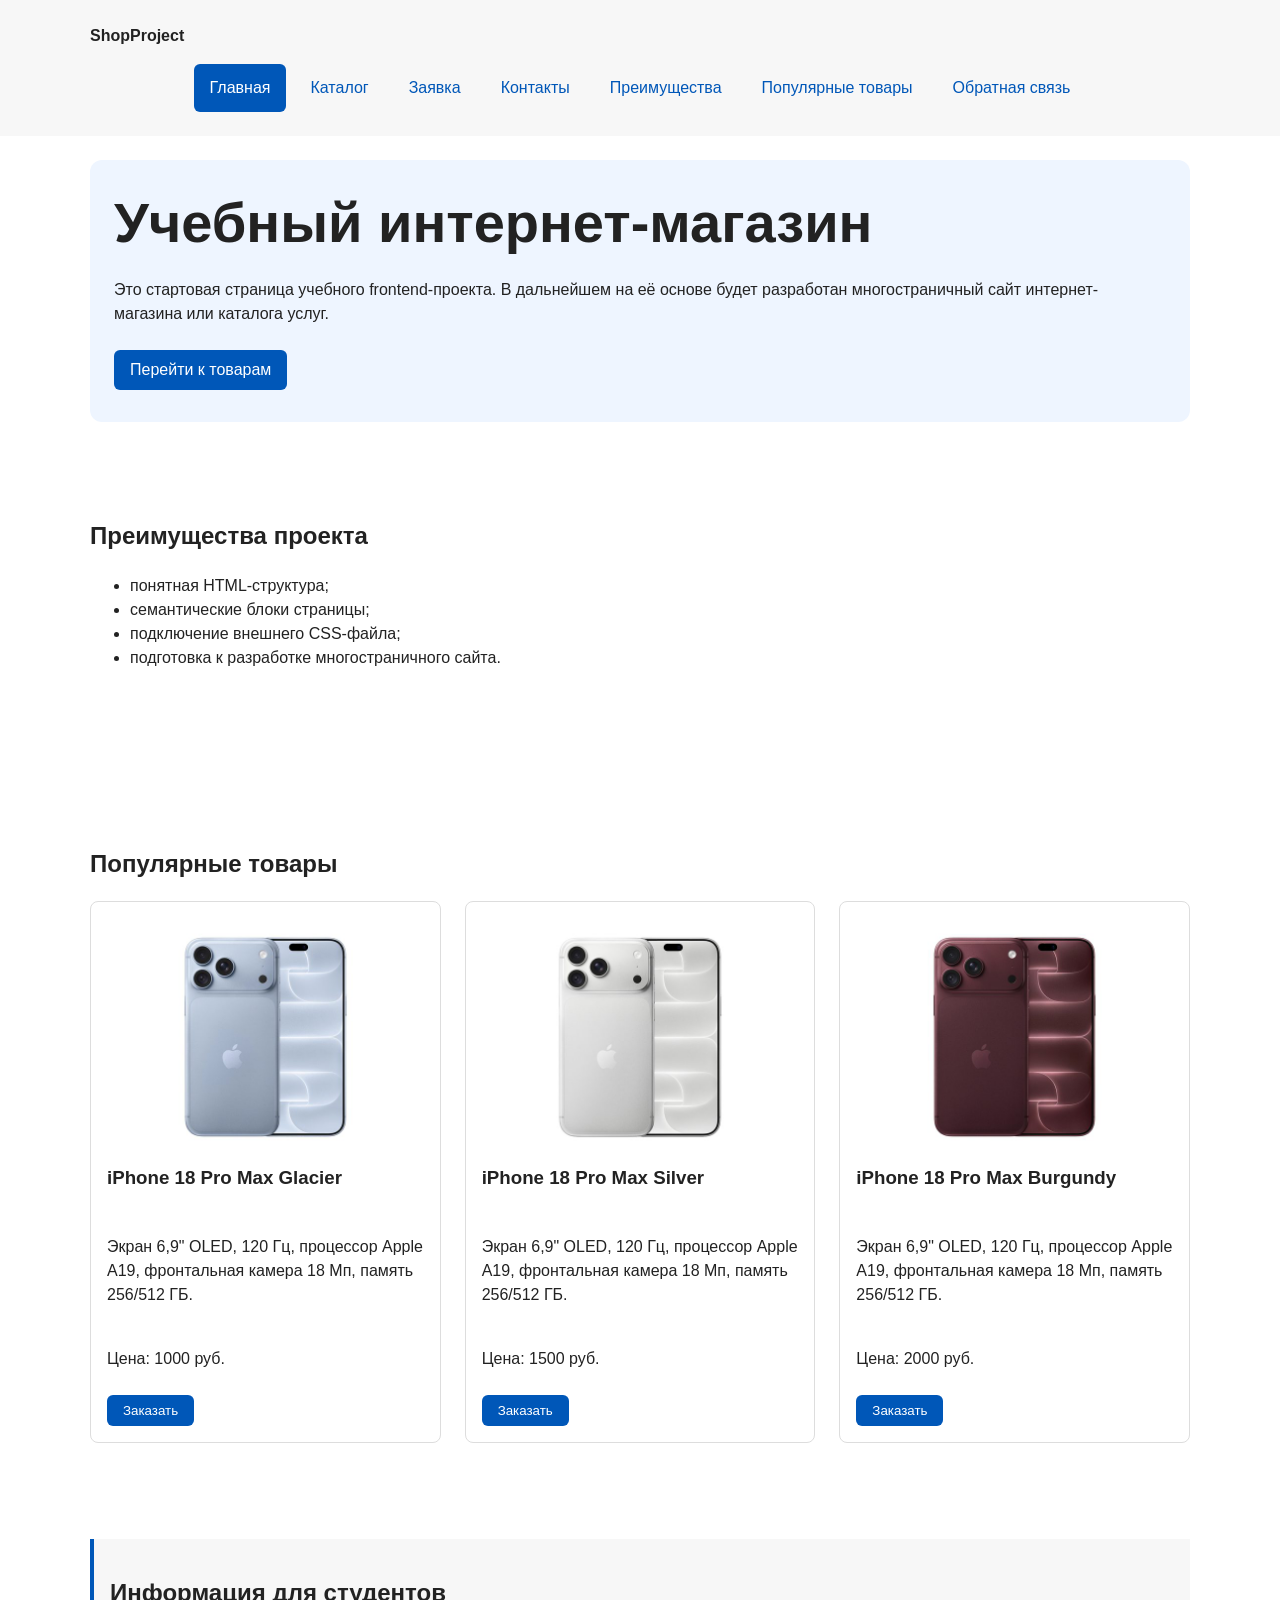
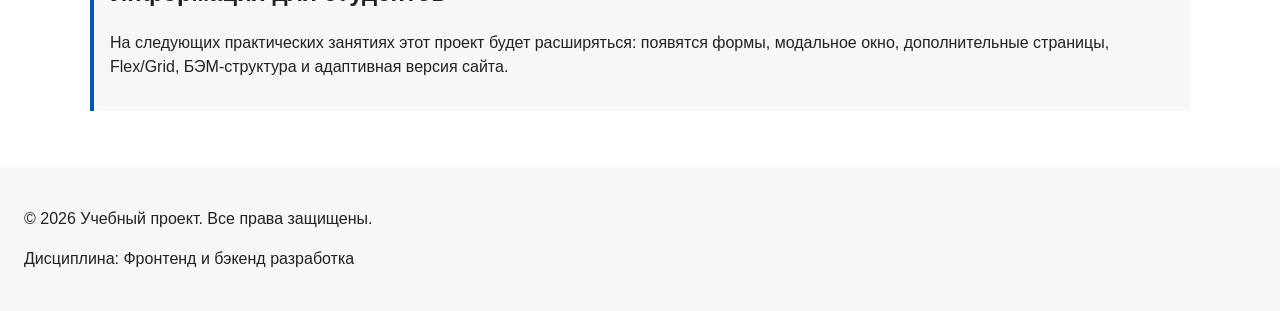
<file: index.html>
<!DOCTYPE html>
<html lang="ru">
<head>
  <meta charset="UTF-8">
  <meta name="viewport" content="width=device-width, initial-scale=1.0">
  <meta name="description" content="Главная страница учебного интернет-магазина: преимущества и популярные товары.">
  <title>Учебный интернет-магазин</title>
  <link rel="stylesheet" href="css/style.css">
  <link rel="stylesheet" href="css/responsive.css">
  <script src="js/main.js" defer></script>
</head>
<body>
  <a class="skip-link" href="#main">Перейти к основному содержимому</a>

  <header>
    <div class="site-header">
      <a class="site-logo" href="index.html">ShopProject</a>

      <nav class="site-nav" aria-label="Основная навигация">
        <ul class="site-nav__list">
          <li><a href="index.html" aria-current="page">Главная</a></li>
          <li><a href="catalog.html">Каталог</a></li>
          <li><a href="order.html">Заявка</a></li>
          <li><a href="contacts.html">Контакты</a></li>
          <li><a href="index.html#advantages">Преимущества</a></li>
          <li><a href="index.html#popular">Популярные товары</a></li>
          <li><a href="index.html#contacts">Обратная связь</a></li>
        </ul>
      </nav>
    </div>
  </header>

  <main id="main" class="main">
    <section class="hero">
      <h1>Учебный интернет-магазин</h1>
      <p>
        Это стартовая страница учебного frontend-проекта.
        В дальнейшем на её основе будет разработан многостраничный сайт
        интернет-магазина или каталога услуг.
      </p>
      <a class="button" href="#popular">Перейти к товарам</a>
    </section>

    <section class="section" id="advantages">
      <h2>Преимущества проекта</h2>
      <ul class="advantages-list">
        <li>понятная HTML-структура;</li>
        <li>семантические блоки страницы;</li>
        <li>подключение внешнего CSS-файла;</li>
        <li>подготовка к разработке многостраничного сайта.</li>
      </ul>
    </section>

    <section class="section" id="popular">
      <h2>Популярные товары</h2>

      <div class="products-grid">
        <article class="product-card">
          <img
            class="product-card__image"
            src="images/product1-640.jpg"
            srcset="images/product1-480.jpg 480w,
                    images/product1-640.jpg 640w,
                    images/product1-960.jpg 960w"
            sizes="(max-width: 639px) 100vw,
                   (max-width: 1023px) 50vw,
                   33vw"
            alt="iPhone 18 Pro Max Glacier"
            width="640"
            height="640"
            loading="lazy"
          >
          <h3>iPhone 18 Pro Max Glacier</h3>
          <p>Экран 6,9" OLED, 120 Гц, процессор Apple A19, фронтальная камера 18 Мп, память 256/512 ГБ.</p>
          <p>Цена: 1000 руб.</p>
          <button class="button product-card__button" type="button" data-product="iPhone 18 Pro Max Glacier">
            Заказать
          </button>
        </article>

        <article class="product-card">
          <img
            class="product-card__image"
            src="images/product2-640.jpg"
            srcset="images/product2-480.jpg 480w,
                    images/product2-640.jpg 640w,
                    images/product2-960.jpg 960w"
            sizes="(max-width: 639px) 100vw,
                   (max-width: 1023px) 50vw,
                   33vw"
            alt="iPhone 18 Pro Max Silver"
            width="640"
            height="640"
            loading="lazy"
          >
          <h3>iPhone 18 Pro Max Silver</h3>
          <p>Экран 6,9" OLED, 120 Гц, процессор Apple A19, фронтальная камера 18 Мп, память 256/512 ГБ.</p>
          <p>Цена: 1500 руб.</p>
          <button class="button product-card__button" type="button" data-product="iPhone 18 Pro Max Silver">
            Заказать
          </button>
        </article>

        <article class="product-card">
          <img
            class="product-card__image"
            src="images/product3-640.jpg"
            srcset="images/product3-480.jpg 480w,
                    images/product3-640.jpg 640w,
                    images/product3-960.jpg 960w"
            sizes="(max-width: 639px) 100vw,
                   (max-width: 1023px) 50vw,
                   33vw"
            alt="iPhone 18 Pro Max Burgundy"
            width="640"
            height="640"
            loading="lazy"
          >
          <h3>iPhone 18 Pro Max Burgundy</h3>
          <p>Экран 6,9" OLED, 120 Гц, процессор Apple A19, фронтальная камера 18 Мп, память 256/512 ГБ.</p>
          <p>Цена: 2000 руб.</p>
          <button class="button product-card__button" type="button" data-product="iPhone 18 Pro Max Burgundy">
            Заказать
          </button>
        </article>
      </div>
    </section>

    <aside class="aside-info">
      <h2>Информация для студентов</h2>
      <p>
        На следующих практических занятиях этот проект будет расширяться:
        появятся формы, модальное окно, дополнительные страницы, Flex/Grid,
        БЭМ-структура и адаптивная версия сайта.
      </p>
    </aside>
  </main>

  <footer id="contacts">
    <p>&copy; 2026 Учебный проект. Все права защищены.</p>
    <p>Дисциплина: Фронтенд и бэкенд разработка</p>
  </footer>
  <dialog class="order-dialog" id="order-dialog" aria-labelledby="order-dialog-title">
    <h2 id="order-dialog-title">Оформление заявки</h2>

    <form class="order-form" id="order-form" action="#" method="post" novalidate>
      <input id="selected-product" name="selected-product" type="hidden">

      <div class="form-field">
        <label for="order-name">Имя</label>
        <input
          id="order-name"
          name="name"
          type="text"
          placeholder="Введите ваше имя"
          minlength="2"
          autocomplete="given-name"
          required
        >
      </div>

      <div class="form-field">
        <label for="order-email">E-mail</label>
        <input
          id="order-email"
          name="email"
          type="email"
          placeholder="example@mail.ru"
          autocomplete="email"
          required
        >
      </div>

      <div class="form-field">
        <label for="order-phone">Телефон</label>
        <input
          id="order-phone"
          name="phone"
          type="tel"
          inputmode="tel"
          placeholder="+7 (900) 000-00-00"
          pattern="^\+7 \(\d{3}\) \d{3}-\d{2}-\d{2}$"
          required
        >
        <small>Формат: +7 (900) 000-00-00</small>
      </div>

      <div class="form-field">
        <label for="order-date">Дата связи</label>
        <input
          id="order-date"
          name="date"
          type="date"
        >
      </div>

      <div class="form-field">
        <label for="order-topic">Тема заявки</label>
        <select id="order-topic" name="topic" required>
          <option value="">Выберите тему</option>
          <option value="product">Заказ товара</option>
          <option value="consultation">Консультация</option>
          <option value="delivery">Доставка</option>
        </select>
      </div>

      <div class="form-field">
        <label for="order-comment">Комментарий</label>
        <textarea
          id="order-comment"
          name="comment"
          rows="4"
          placeholder="Укажите дополнительную информацию"
        ></textarea>
      </div>

      <div class="form-field form-field--checkbox">
        <label>
          <input
            id="order-agreement"
            name="agreement"
            type="checkbox"
            required
          >
          Я согласен на обработку данных
        </label>
      </div>

      <div class="form-actions">
        <button type="button" id="close-order-dialog">Закрыть</button>
        <button type="submit">Отправить заявку</button>
      </div>
    </form>
  </dialog>

  <p class="success-message" id="success-message" hidden>
    Форма успешно отправлена!
  </p>
</body>
</html>
</file>
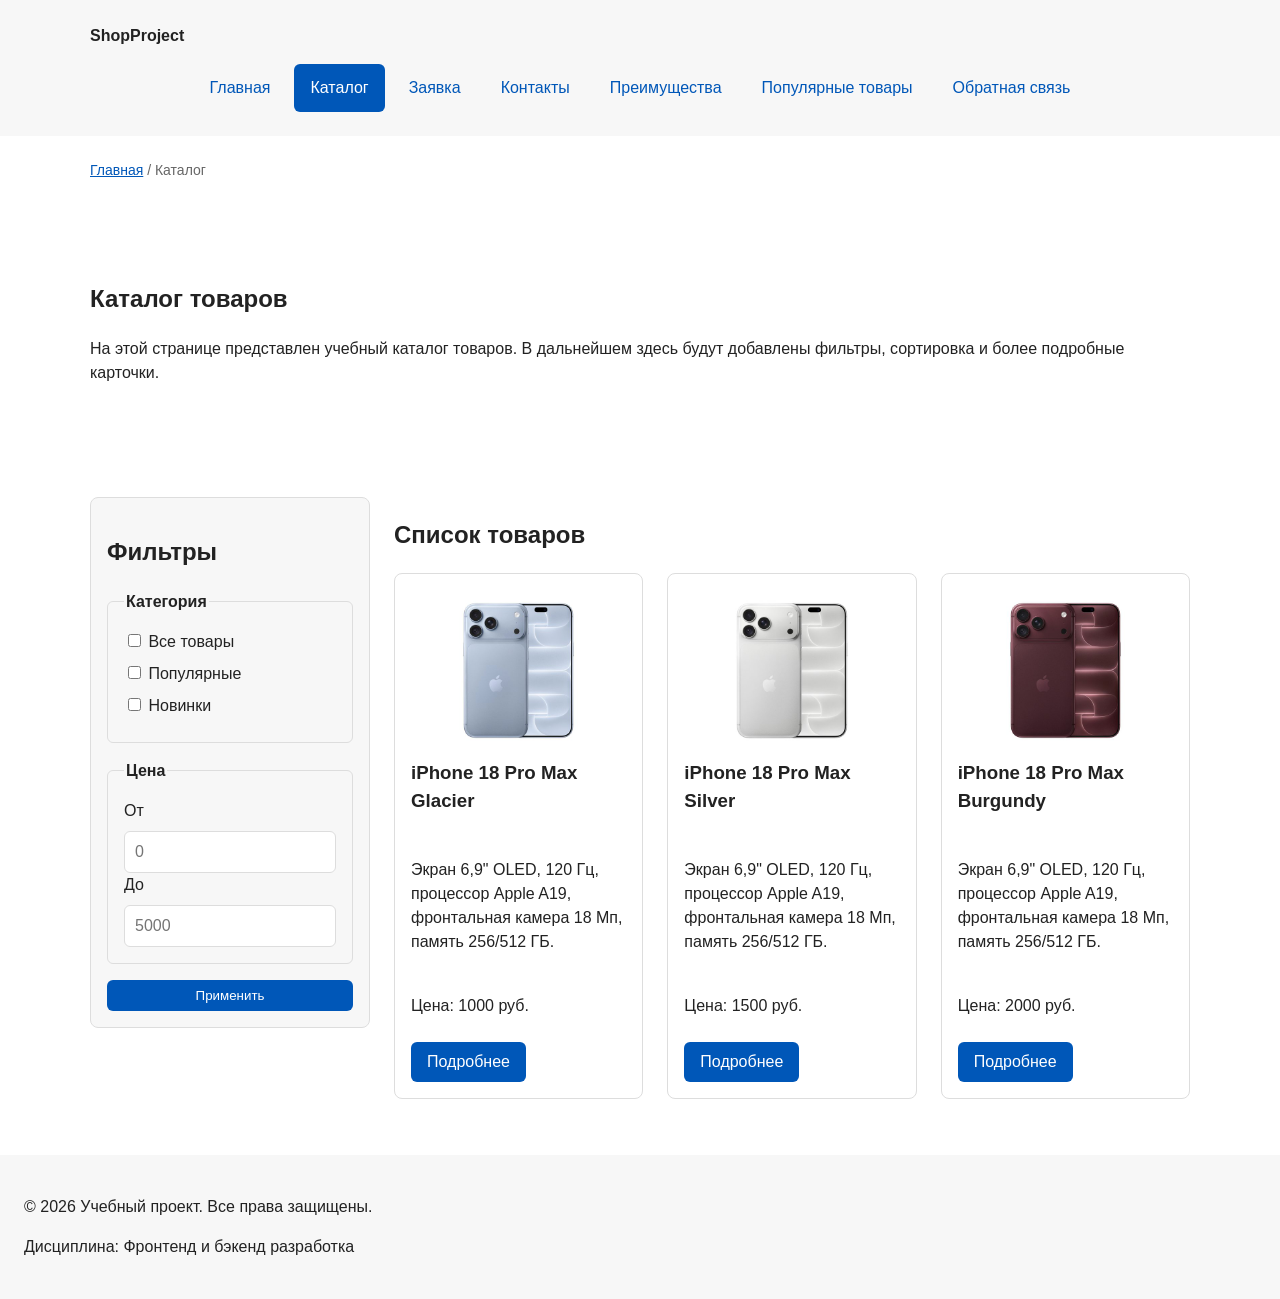
<file: catalog.html>
<!DOCTYPE html>
<html lang="ru">
<head>
  <meta charset="UTF-8">
  <meta name="viewport" content="width=device-width, initial-scale=1.0">
  <meta name="description" content="Каталог товаров учебного интернет-магазина.">
  <title>Каталог товаров — Учебный интернет-магазин</title>
  <link rel="stylesheet" href="css/style.css">
  <link rel="stylesheet" href="css/responsive.css">
</head>
<body>
  <a class="skip-link" href="#main">Перейти к основному содержимому</a>

  <header>
    <div class="site-header">
      <a class="site-logo" href="index.html">ShopProject</a>

      <nav class="site-nav" aria-label="Основная навигация">
        <ul class="site-nav__list">
          <li><a href="index.html">Главная</a></li>
          <li><a href="catalog.html" aria-current="page">Каталог</a></li>
          <li><a href="order.html">Заявка</a></li>
          <li><a href="contacts.html">Контакты</a></li>
          <li><a href="index.html#advantages">Преимущества</a></li>
          <li><a href="index.html#popular">Популярные товары</a></li>
          <li><a href="index.html#contacts">Обратная связь</a></li>
        </ul>
      </nav>
    </div>
  </header>

  <main id="main" class="main">
    <nav class="breadcrumbs" aria-label="Хлебные крошки">
      <a href="index.html">Главная</a>
      <span>Каталог</span>
    </nav>

    <section class="section">
      <h1>Каталог товаров</h1>
      <p>
        На этой странице представлен учебный каталог товаров.
        В дальнейшем здесь будут добавлены фильтры, сортировка и более
        подробные карточки.
      </p>
    </section>

    <section class="catalog-layout">
      <aside class="catalog-filters">
        <h2>Фильтры</h2>
        <form class="filters-form" action="#" method="get">
          <fieldset>
            <legend>Категория</legend>
            <label>
              <input type="checkbox" name="category" value="all">
              Все товары
            </label>
            <label>
              <input type="checkbox" name="category" value="popular">
              Популярные
            </label>
            <label>
              <input type="checkbox" name="category" value="new">
              Новинки
            </label>
          </fieldset>

          <fieldset>
            <legend>Цена</legend>
            <label for="price-from">От</label>
            <input id="price-from" name="price-from" type="number" min="0" placeholder="0">
            <label for="price-to">До</label>
            <input id="price-to" name="price-to" type="number" min="0" placeholder="5000">
          </fieldset>

          <button class="button" type="submit">Применить</button>
        </form>
      </aside>

      <section class="catalog-products">
        <h2>Список товаров</h2>
        <div class="products-grid">
          <article class="product-card">
            <img
              class="product-card__image"
              src="images/product1-640.jpg"
              srcset="images/product1-480.jpg 480w,
                      images/product1-640.jpg 640w,
                      images/product1-960.jpg 960w"
              sizes="(max-width: 639px) 100vw,
                     (max-width: 1023px) 50vw,
                     33vw"
              alt="iPhone 18 Pro Max Glacier"
              width="640"
              height="640"
              loading="lazy"
            >
            <h3>iPhone 18 Pro Max Glacier</h3>
            <p>Экран 6,9" OLED, 120 Гц, процессор Apple A19, фронтальная камера 18 Мп, память 256/512 ГБ.</p>
            <p>Цена: 1000 руб.</p>
            <a class="button" href="product.html">Подробнее</a>
          </article>

          <article class="product-card">
            <img
              class="product-card__image"
              src="images/product2-640.jpg"
              srcset="images/product2-480.jpg 480w,
                      images/product2-640.jpg 640w,
                      images/product2-960.jpg 960w"
              sizes="(max-width: 639px) 100vw,
                     (max-width: 1023px) 50vw,
                     33vw"
              alt="iPhone 18 Pro Max Silver"
              width="640"
              height="640"
              loading="lazy"
            >
            <h3>iPhone 18 Pro Max Silver</h3>
            <p>Экран 6,9" OLED, 120 Гц, процессор Apple A19, фронтальная камера 18 Мп, память 256/512 ГБ.</p>
            <p>Цена: 1500 руб.</p>
            <a class="button" href="product.html">Подробнее</a>
          </article>

          <article class="product-card">
            <img
              class="product-card__image"
              src="images/product3-640.jpg"
              srcset="images/product3-480.jpg 480w,
                      images/product3-640.jpg 640w,
                      images/product3-960.jpg 960w"
              sizes="(max-width: 639px) 100vw,
                     (max-width: 1023px) 50vw,
                     33vw"
              alt="iPhone 18 Pro Max Burgundy"
              width="640"
              height="640"
              loading="lazy"
            >
            <h3>iPhone 18 Pro Max Burgundy</h3>
            <p>Экран 6,9" OLED, 120 Гц, процессор Apple A19, фронтальная камера 18 Мп, память 256/512 ГБ.</p>
            <p>Цена: 2000 руб.</p>
            <a class="button" href="product.html">Подробнее</a>
          </article>
        </div>
      </section>
    </section>
  </main>

  <footer>
    <p>&copy; 2026 Учебный проект. Все права защищены.</p>
    <p>Дисциплина: Фронтенд и бэкенд разработка</p>
  </footer>
</body>
</html>
</file>
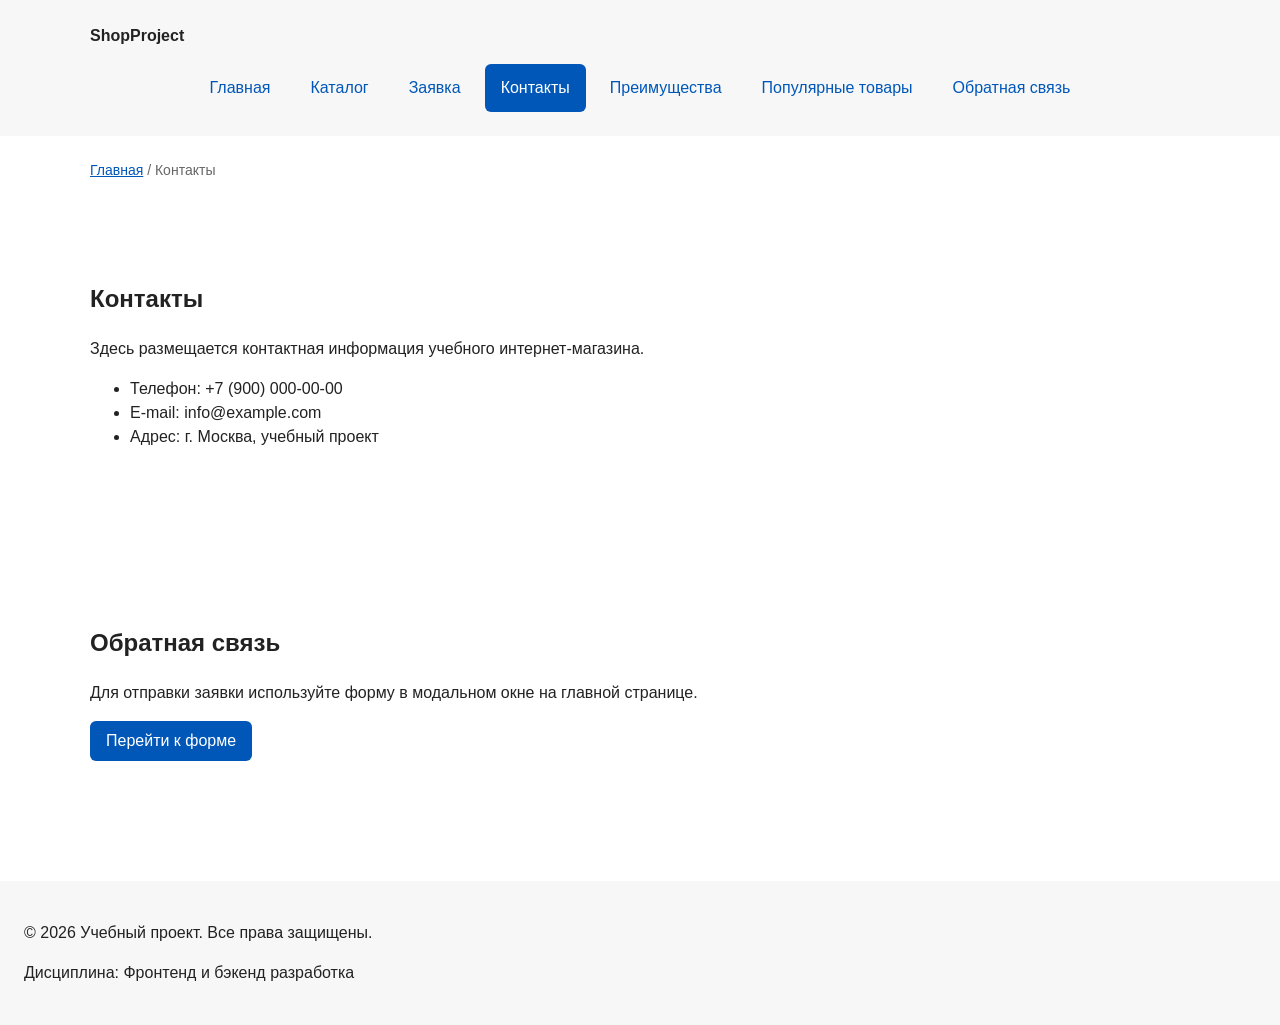
<file: contacts.html>
<!DOCTYPE html>
<html lang="ru">
<head>
  <meta charset="UTF-8">
  <meta name="viewport" content="width=device-width, initial-scale=1.0">
  <meta name="description" content="Контактная информация учебного интернет-магазина.">
  <title>Контакты — Учебный интернет-магазин</title>
  <link rel="stylesheet" href="css/style.css">
  <link rel="stylesheet" href="css/responsive.css">
</head>
<body>
  <a class="skip-link" href="#main">Перейти к основному содержимому</a>

  <header>
    <div class="site-header">
      <a class="site-logo" href="index.html">ShopProject</a>

      <nav class="site-nav" aria-label="Основная навигация">
        <ul class="site-nav__list">
          <li><a href="index.html">Главная</a></li>
          <li><a href="catalog.html">Каталог</a></li>
          <li><a href="order.html">Заявка</a></li>
          <li><a href="contacts.html" aria-current="page">Контакты</a></li>
          <li><a href="index.html#advantages">Преимущества</a></li>
          <li><a href="index.html#popular">Популярные товары</a></li>
          <li><a href="index.html#contacts">Обратная связь</a></li>
        </ul>
      </nav>
    </div>
  </header>

  <main id="main" class="main">
    <nav class="breadcrumbs" aria-label="Хлебные крошки">
      <a href="index.html">Главная</a>
      <span>Контакты</span>
    </nav>

    <section class="section">
      <h1>Контакты</h1>
      <p>
        Здесь размещается контактная информация учебного интернет-магазина.
      </p>
      <ul>
        <li>Телефон: +7 (900) 000-00-00</li>
        <li>E-mail: info@example.com</li>
        <li>Адрес: г. Москва, учебный проект</li>
      </ul>
    </section>

    <section class="section" id="feedback">
      <h2>Обратная связь</h2>
      <p>
        Для отправки заявки используйте форму в модальном окне на главной
        странице.
      </p>
      <a class="button" href="index.html#contacts">Перейти к форме</a>
    </section>
  </main>

  <footer>
    <p>&copy; 2026 Учебный проект. Все права защищены.</p>
    <p>Дисциплина: Фронтенд и бэкенд разработка</p>
  </footer>
</body>
</html>
</file>
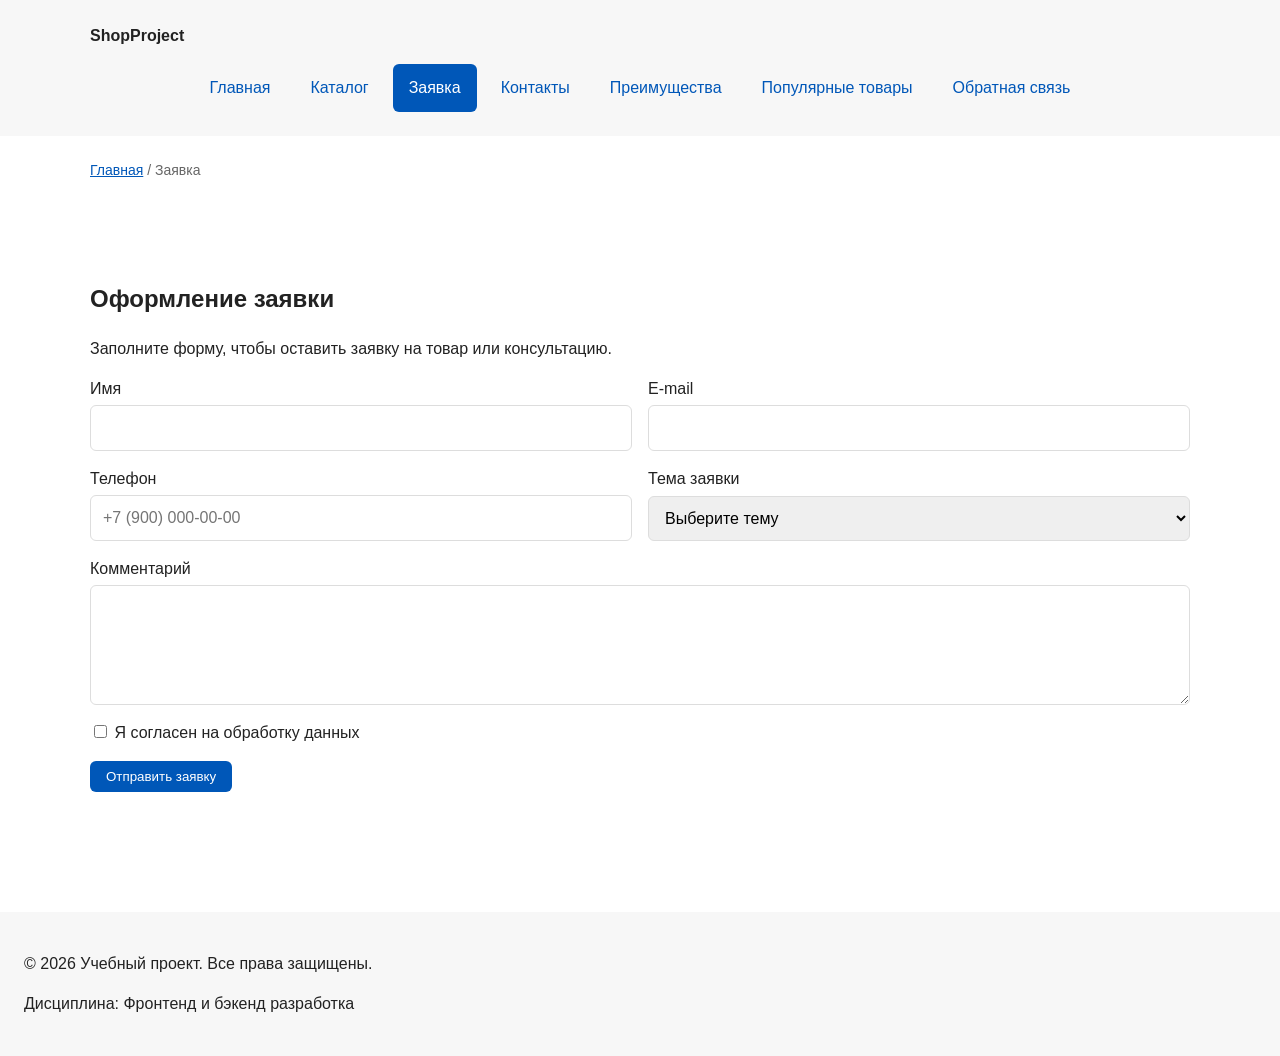
<file: order.html>
<!DOCTYPE html>
<html lang="ru">
<head>
  <meta charset="UTF-8">
  <meta name="viewport" content="width=device-width, initial-scale=1.0">
  <meta name="description" content="Страница оформления заявки в учебном интернет-магазине.">
  <title>Оформление заявки — Учебный интернет-магазин</title>
  <link rel="stylesheet" href="css/style.css">
  <link rel="stylesheet" href="css/responsive.css">
</head>
<body>
  <a class="skip-link" href="#main">Перейти к основному содержимому</a>

  <header>
    <div class="site-header">
      <a class="site-logo" href="index.html">ShopProject</a>

      <nav class="site-nav" aria-label="Основная навигация">
        <ul class="site-nav__list">
          <li><a href="index.html">Главная</a></li>
          <li><a href="catalog.html">Каталог</a></li>
          <li><a href="order.html" aria-current="page">Заявка</a></li>
          <li><a href="contacts.html">Контакты</a></li>
          <li><a href="index.html#advantages">Преимущества</a></li>
          <li><a href="index.html#popular">Популярные товары</a></li>
          <li><a href="index.html#contacts">Обратная связь</a></li>
        </ul>
      </nav>
    </div>
  </header>

  <main id="main" class="main">
    <nav class="breadcrumbs" aria-label="Хлебные крошки">
      <a href="index.html">Главная</a>
      <span>Заявка</span>
    </nav>

    <section class="section">
      <h1>Оформление заявки</h1>
      <p>Заполните форму, чтобы оставить заявку на товар или консультацию.</p>

      <form class="order-form" action="#" method="post">
        <div class="order-form__group">
          <label class="order-form__label" for="order-name">Имя</label>
          <input class="order-form__input" id="order-name" name="name" type="text" autocomplete="given-name" minlength="2" required>
        </div>

        <div class="order-form__group">
          <label class="order-form__label" for="order-email">E-mail</label>
          <input class="order-form__input" id="order-email" name="email" type="email" autocomplete="email" required>
        </div>

        <div class="order-form__group">
          <label class="order-form__label" for="order-phone">Телефон</label>
          <input class="order-form__input" id="order-phone" name="phone" type="tel" inputmode="tel" placeholder="+7 (900) 000-00-00" pattern="^\+7 \(\d{3}\) \d{3}-\d{2}-\d{2}$" required>
        </div>

        <div class="order-form__group">
          <label class="order-form__label" for="order-topic">Тема заявки</label>
          <select class="order-form__select" id="order-topic" name="topic" required>
            <option value="">Выберите тему</option>
            <option value="product">Заказ товара</option>
            <option value="consultation">Консультация</option>
            <option value="delivery">Доставка</option>
          </select>
        </div>

        <div class="order-form__group order-form__group--wide">
          <label class="order-form__label" for="order-comment">Комментарий</label>
          <textarea class="order-form__textarea" id="order-comment" name="comment"></textarea>
        </div>

        <div class="order-form__group order-form__group--wide">
          <label class="order-form__label">
            <input id="order-agreement" name="agreement" type="checkbox" required>
            Я согласен на обработку данных
          </label>
        </div>

        <div class="order-form__group order-form__group--wide">
          <button class="button" type="submit">Отправить заявку</button>
        </div>
      </form>
    </section>
  </main>

  <footer>
    <p>&copy; 2026 Учебный проект. Все права защищены.</p>
    <p>Дисциплина: Фронтенд и бэкенд разработка</p>
  </footer>
</body>
</html>
</file>
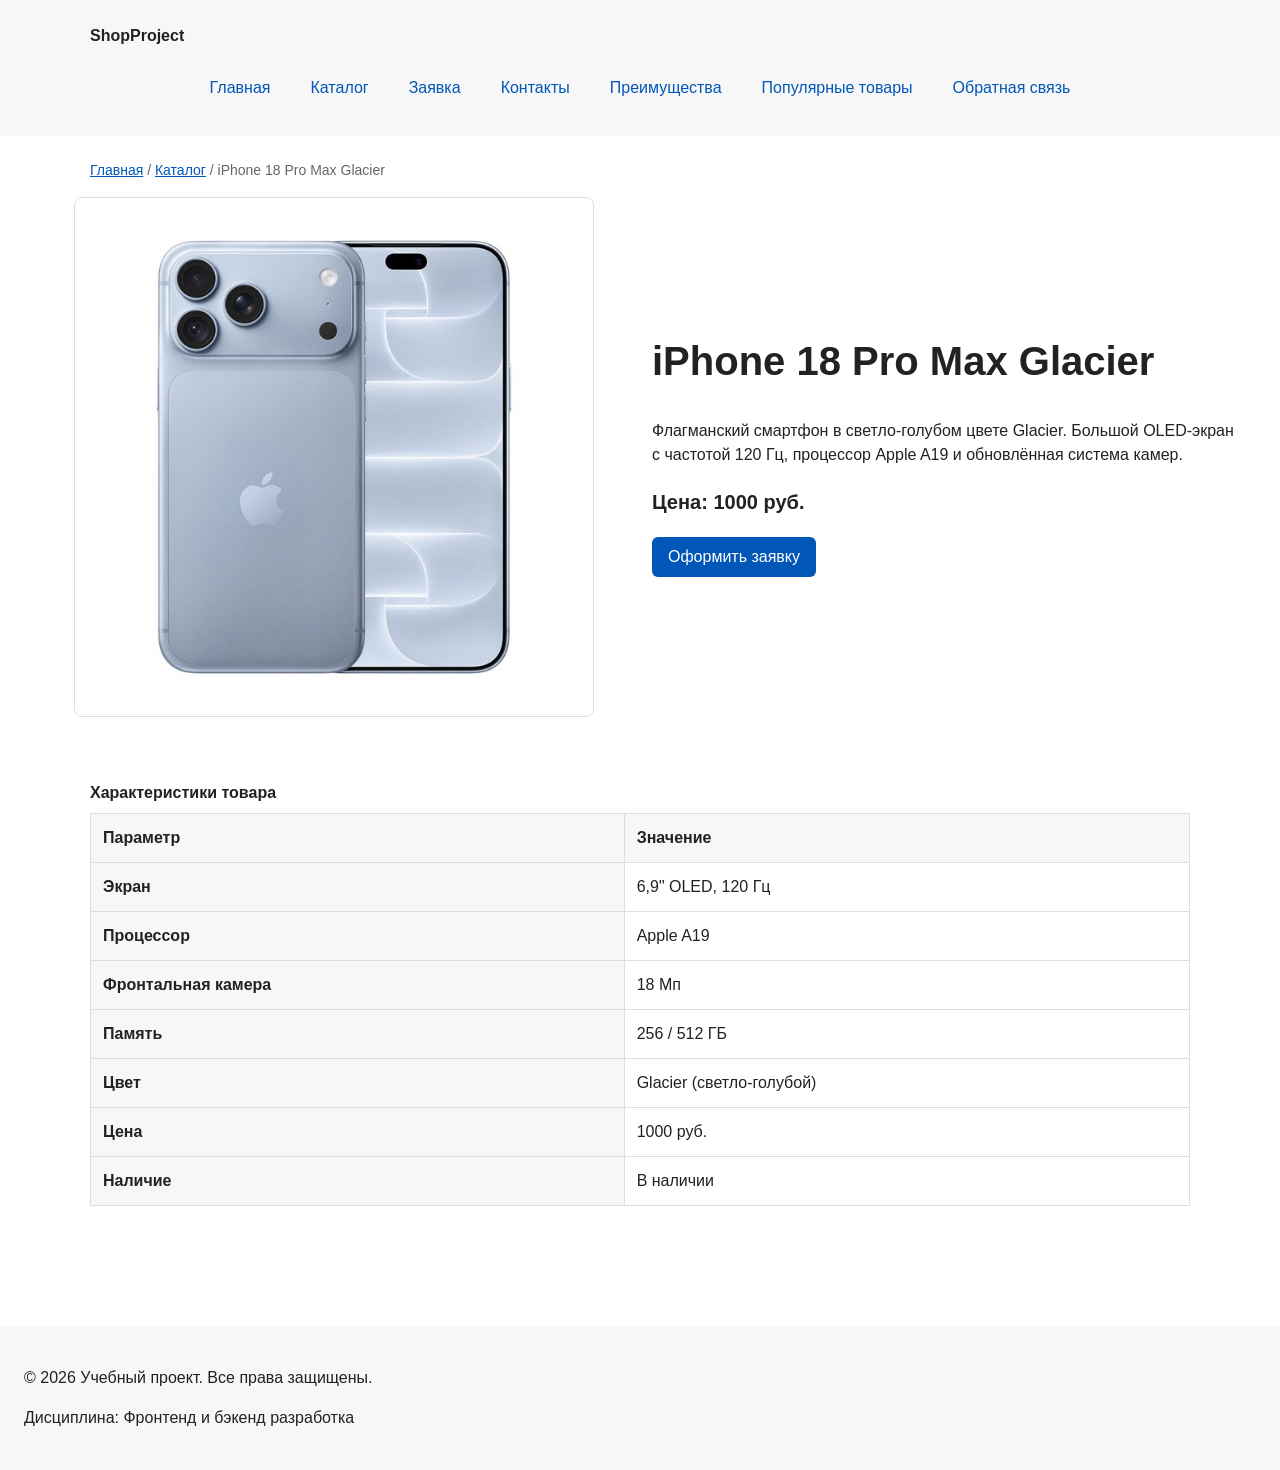
<file: product.html>
<!DOCTYPE html>
<html lang="ru">
<head>
  <meta charset="UTF-8">
  <meta name="viewport" content="width=device-width, initial-scale=1.0">
  <meta name="description" content="iPhone 18 Pro Max Glacier: описание, характеристики и цена.">
  <title>iPhone 18 Pro Max Glacier — Учебный интернет-магазин</title>
  <link rel="stylesheet" href="css/style.css">
  <link rel="stylesheet" href="css/responsive.css">
</head>
<body>
  <a class="skip-link" href="#main">Перейти к основному содержимому</a>

  <header>
    <div class="site-header">
      <a class="site-logo" href="index.html">ShopProject</a>

      <nav class="site-nav" aria-label="Основная навигация">
        <ul class="site-nav__list">
          <li><a href="index.html">Главная</a></li>
          <li><a href="catalog.html">Каталог</a></li>
          <li><a href="order.html">Заявка</a></li>
          <li><a href="contacts.html">Контакты</a></li>
          <li><a href="index.html#advantages">Преимущества</a></li>
          <li><a href="index.html#popular">Популярные товары</a></li>
          <li><a href="index.html#contacts">Обратная связь</a></li>
        </ul>
      </nav>
    </div>
  </header>

  <main id="main" class="main">
    <nav class="breadcrumbs" aria-label="Хлебные крошки">
      <a href="index.html">Главная</a>
      <span><a href="catalog.html">Каталог</a></span>
      <span>iPhone 18 Pro Max Glacier</span>
    </nav>

    <article class="product">
      <img
        class="product__image"
        src="images/product1-640.jpg"
        srcset="images/product1-480.jpg 480w,
                images/product1-640.jpg 640w,
                images/product1-960.jpg 960w"
        sizes="(max-width: 767px) 100vw, 50vw"
        alt="iPhone 18 Pro Max Glacier"
        width="640"
        height="640"
      >

      <div class="product__info">
        <h1>iPhone 18 Pro Max Glacier</h1>
        <p>
          Флагманский смартфон в светло-голубом цвете Glacier. Большой OLED-экран
          с частотой 120 Гц, процессор Apple A19 и обновлённая система камер.
        </p>
        <p class="product__price">Цена: 1000 руб.</p>
        <a class="button" href="order.html">Оформить заявку</a>
      </div>
    </article>

    <section class="section">
      <div class="table-wrapper">
        <table class="product-table">
          <caption>Характеристики товара</caption>
          <thead>
            <tr>
              <th scope="col">Параметр</th>
              <th scope="col">Значение</th>
            </tr>
          </thead>
          <tbody>
            <tr>
              <th scope="row">Экран</th>
              <td>6,9" OLED, 120 Гц</td>
            </tr>
            <tr>
              <th scope="row">Процессор</th>
              <td>Apple A19</td>
            </tr>
            <tr>
              <th scope="row">Фронтальная камера</th>
              <td>18 Мп</td>
            </tr>
            <tr>
              <th scope="row">Память</th>
              <td>256 / 512 ГБ</td>
            </tr>
            <tr>
              <th scope="row">Цвет</th>
              <td>Glacier (светло-голубой)</td>
            </tr>
            <tr>
              <th scope="row">Цена</th>
              <td>1000 руб.</td>
            </tr>
            <tr>
              <th scope="row">Наличие</th>
              <td>В наличии</td>
            </tr>
          </tbody>
        </table>
      </div>
    </section>
  </main>

  <footer>
    <p>&copy; 2026 Учебный проект. Все права защищены.</p>
    <p>Дисциплина: Фронтенд и бэкенд разработка</p>
  </footer>
</body>
</html>
</file>
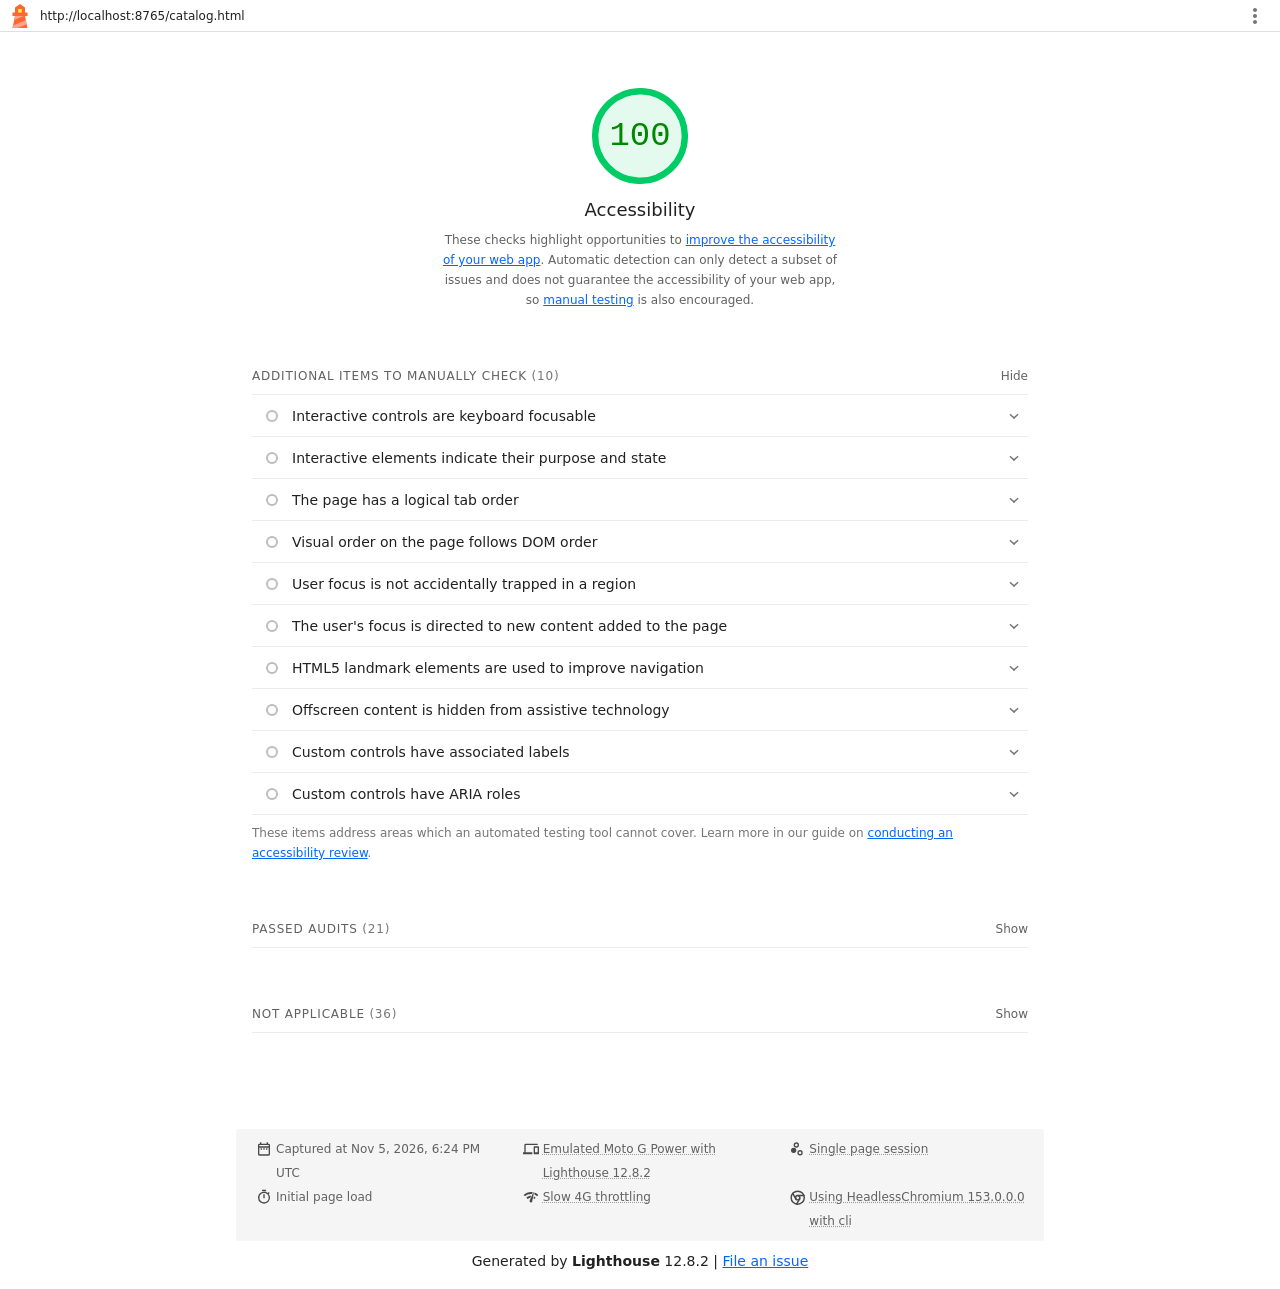
<file: lighthouse/accessibility-report-catalog.html>
<!--
@license
Copyright 2018 Google LLC
SPDX-License-Identifier: Apache-2.0
-->
<!doctype html>
<html lang="en">
<head>
  <meta charset="utf-8">
  <meta name="viewport" content="width=device-width, initial-scale=1, minimum-scale=1">
  <link rel="icon" href='data:image/svg+xml;utf8,<svg fill="none" xmlns="http://www.w3.org/2000/svg" viewBox="0 0 48 48"><path d="m14 7 10-7 10 7v10h5v7h-5l5 24H9l5-24H9v-7h5V7Z" fill="%23F63"/><path d="M31.561 24H14l-1.689 8.105L31.561 24ZM18.983 48H9l1.022-4.907L35.723 32.27l1.663 7.98L18.983 48Z" fill="%23FFA385"/><path fill="%23FF3" d="M20.5 10h7v7h-7z"/></svg>'>
  <title>Lighthouse Report</title>
  <style>body {margin: 0}</style>
</head>
<body>
  <noscript>Lighthouse report requires JavaScript. Please enable.</noscript>

  <div id="lh-log"></div>

  <script>window.__LIGHTHOUSE_JSON__ = {"lighthouseVersion":"12.8.2","requestedUrl":"http://localhost:8765/catalog.html","mainDocumentUrl":"http://localhost:8765/catalog.html","finalDisplayedUrl":"http://localhost:8765/catalog.html","finalUrl":"http://localhost:8765/catalog.html","fetchTime":"2026-11-05T18:24:04.252Z","gatherMode":"navigation","runWarnings":[],"userAgent":"Mozilla/5.0 (X11; Linux x86_64) AppleWebKit/537.36 (KHTML, like Gecko) HeadlessChrome/153.0.0.0 Safari/537.36","environment":{"networkUserAgent":"Mozilla/5.0 (Linux; Android 11; moto g power (2022)) AppleWebKit/537.36 (KHTML, like Gecko) Chrome/136.0.0.0 Mobile Safari/537.36","hostUserAgent":"Mozilla/5.0 (X11; Linux x86_64) AppleWebKit/537.36 (KHTML, like Gecko) HeadlessChrome/153.0.0.0 Safari/537.36","benchmarkIndex":3116,"credits":{"axe-core":"4.14.0"}},"audits":{"accesskeys":{"id":"accesskeys","title":"`[accesskey]` values are unique","description":"Access keys let users quickly focus a part of the page. For proper navigation, each access key must be unique. [Learn more about access keys](https://dequeuniversity.com/rules/axe/4.10/accesskeys).","score":null,"scoreDisplayMode":"notApplicable"},"aria-allowed-attr":{"id":"aria-allowed-attr","title":"`[aria-*]` attributes match their roles","description":"Each ARIA `role` supports a specific subset of `aria-*` attributes. Mismatching these invalidates the `aria-*` attributes. [Learn how to match ARIA attributes to their roles](https://dequeuniversity.com/rules/axe/4.10/aria-allowed-attr).","score":1,"scoreDisplayMode":"binary","details":{"type":"table","headings":[{"key":"node","valueType":"node","subItemsHeading":{"key":"relatedNode","valueType":"node"},"label":"Failing Elements"}],"items":[]}},"aria-allowed-role":{"id":"aria-allowed-role","title":"Uses ARIA roles only on compatible elements","description":"Many HTML elements can only be assigned certain ARIA roles. Using ARIA roles where they are not allowed can interfere with the accessibility of the web page. [Learn more about ARIA roles](https://dequeuniversity.com/rules/axe/4.10/aria-allowed-role).","score":null,"scoreDisplayMode":"notApplicable"},"aria-command-name":{"id":"aria-command-name","title":"`button`, `link`, and `menuitem` elements have accessible names","description":"When an element doesn't have an accessible name, screen readers announce it with a generic name, making it unusable for users who rely on screen readers. [Learn how to make command elements more accessible](https://dequeuniversity.com/rules/axe/4.10/aria-command-name).","score":null,"scoreDisplayMode":"notApplicable"},"aria-conditional-attr":{"id":"aria-conditional-attr","title":"ARIA attributes are used as specified for the element's role","description":"Some ARIA attributes are only allowed on an element under certain conditions. [Learn more about conditional ARIA attributes](https://dequeuniversity.com/rules/axe/4.10/aria-conditional-attr).","score":1,"scoreDisplayMode":"binary","details":{"type":"table","headings":[{"key":"node","valueType":"node","subItemsHeading":{"key":"relatedNode","valueType":"node"},"label":"Failing Elements"}],"items":[]}},"aria-deprecated-role":{"id":"aria-deprecated-role","title":"Deprecated ARIA roles were not used","description":"Deprecated ARIA roles may not be processed correctly by assistive technology. [Learn more about deprecated ARIA roles](https://dequeuniversity.com/rules/axe/4.10/aria-deprecated-role).","score":null,"scoreDisplayMode":"notApplicable"},"aria-dialog-name":{"id":"aria-dialog-name","title":"Elements with `role=\"dialog\"` or `role=\"alertdialog\"` have accessible names.","description":"ARIA dialog elements without accessible names may prevent screen readers users from discerning the purpose of these elements. [Learn how to make ARIA dialog elements more accessible](https://dequeuniversity.com/rules/axe/4.10/aria-dialog-name).","score":null,"scoreDisplayMode":"notApplicable"},"aria-hidden-body":{"id":"aria-hidden-body","title":"`[aria-hidden=\"true\"]` is not present on the document `\u003cbody>`","description":"Assistive technologies, like screen readers, work inconsistently when `aria-hidden=\"true\"` is set on the document `\u003cbody>`. [Learn how `aria-hidden` affects the document body](https://dequeuniversity.com/rules/axe/4.10/aria-hidden-body).","score":1,"scoreDisplayMode":"binary","details":{"type":"table","headings":[{"key":"node","valueType":"node","subItemsHeading":{"key":"relatedNode","valueType":"node"},"label":"Failing Elements"}],"items":[]}},"aria-hidden-focus":{"id":"aria-hidden-focus","title":"`[aria-hidden=\"true\"]` elements do not contain focusable descendents","description":"Focusable descendents within an `[aria-hidden=\"true\"]` element prevent those interactive elements from being available to users of assistive technologies like screen readers. [Learn how `aria-hidden` affects focusable elements](https://dequeuniversity.com/rules/axe/4.10/aria-hidden-focus).","score":null,"scoreDisplayMode":"notApplicable"},"aria-input-field-name":{"id":"aria-input-field-name","title":"ARIA input fields have accessible names","description":"When an input field doesn't have an accessible name, screen readers announce it with a generic name, making it unusable for users who rely on screen readers. [Learn more about input field labels](https://dequeuniversity.com/rules/axe/4.10/aria-input-field-name).","score":null,"scoreDisplayMode":"notApplicable"},"aria-meter-name":{"id":"aria-meter-name","title":"ARIA `meter` elements have accessible names","description":"When a meter element doesn't have an accessible name, screen readers announce it with a generic name, making it unusable for users who rely on screen readers. [Learn how to name `meter` elements](https://dequeuniversity.com/rules/axe/4.10/aria-meter-name).","score":null,"scoreDisplayMode":"notApplicable"},"aria-progressbar-name":{"id":"aria-progressbar-name","title":"ARIA `progressbar` elements have accessible names","description":"When a `progressbar` element doesn't have an accessible name, screen readers announce it with a generic name, making it unusable for users who rely on screen readers. [Learn how to label `progressbar` elements](https://dequeuniversity.com/rules/axe/4.10/aria-progressbar-name).","score":null,"scoreDisplayMode":"notApplicable"},"aria-prohibited-attr":{"id":"aria-prohibited-attr","title":"Elements use only permitted ARIA attributes","description":"Using ARIA attributes in roles where they are prohibited can mean that important information is not communicated to users of assistive technologies. [Learn more about prohibited ARIA roles](https://dequeuniversity.com/rules/axe/4.10/aria-prohibited-attr).","score":1,"scoreDisplayMode":"binary","details":{"type":"table","headings":[{"key":"node","valueType":"node","subItemsHeading":{"key":"relatedNode","valueType":"node"},"label":"Failing Elements"}],"items":[]}},"aria-required-attr":{"id":"aria-required-attr","title":"`[role]`s have all required `[aria-*]` attributes","description":"Some ARIA roles have required attributes that describe the state of the element to screen readers. [Learn more about roles and required attributes](https://dequeuniversity.com/rules/axe/4.10/aria-required-attr).","score":null,"scoreDisplayMode":"notApplicable"},"aria-required-children":{"id":"aria-required-children","title":"Elements with an ARIA `[role]` that require children to contain a specific `[role]` have all required children.","description":"Some ARIA parent roles must contain specific child roles to perform their intended accessibility functions. [Learn more about roles and required children elements](https://dequeuniversity.com/rules/axe/4.10/aria-required-children).","score":null,"scoreDisplayMode":"notApplicable"},"aria-required-parent":{"id":"aria-required-parent","title":"`[role]`s are contained by their required parent element","description":"Some ARIA child roles must be contained by specific parent roles to properly perform their intended accessibility functions. [Learn more about ARIA roles and required parent element](https://dequeuniversity.com/rules/axe/4.10/aria-required-parent).","score":null,"scoreDisplayMode":"notApplicable"},"aria-roles":{"id":"aria-roles","title":"`[role]` values are valid","description":"ARIA roles must have valid values in order to perform their intended accessibility functions. [Learn more about valid ARIA roles](https://dequeuniversity.com/rules/axe/4.10/aria-roles).","score":null,"scoreDisplayMode":"notApplicable"},"aria-text":{"id":"aria-text","title":"Elements with the `role=text` attribute do not have focusable descendents.","description":"Adding `role=text` around a text node split by markup enables VoiceOver to treat it as one phrase, but the element's focusable descendents will not be announced. [Learn more about the `role=text` attribute](https://dequeuniversity.com/rules/axe/4.10/aria-text).","score":null,"scoreDisplayMode":"notApplicable"},"aria-toggle-field-name":{"id":"aria-toggle-field-name","title":"ARIA toggle fields have accessible names","description":"When a toggle field doesn't have an accessible name, screen readers announce it with a generic name, making it unusable for users who rely on screen readers. [Learn more about toggle fields](https://dequeuniversity.com/rules/axe/4.10/aria-toggle-field-name).","score":null,"scoreDisplayMode":"notApplicable"},"aria-tooltip-name":{"id":"aria-tooltip-name","title":"ARIA `tooltip` elements have accessible names","description":"When a tooltip element doesn't have an accessible name, screen readers announce it with a generic name, making it unusable for users who rely on screen readers. [Learn how to name `tooltip` elements](https://dequeuniversity.com/rules/axe/4.10/aria-tooltip-name).","score":null,"scoreDisplayMode":"notApplicable"},"aria-treeitem-name":{"id":"aria-treeitem-name","title":"ARIA `treeitem` elements have accessible names","description":"When a `treeitem` element doesn't have an accessible name, screen readers announce it with a generic name, making it unusable for users who rely on screen readers. [Learn more about labeling `treeitem` elements](https://dequeuniversity.com/rules/axe/4.10/aria-treeitem-name).","score":null,"scoreDisplayMode":"notApplicable"},"aria-valid-attr-value":{"id":"aria-valid-attr-value","title":"`[aria-*]` attributes have valid values","description":"Assistive technologies, like screen readers, can't interpret ARIA attributes with invalid values. [Learn more about valid values for ARIA attributes](https://dequeuniversity.com/rules/axe/4.10/aria-valid-attr-value).","score":1,"scoreDisplayMode":"binary","details":{"type":"table","headings":[{"key":"node","valueType":"node","subItemsHeading":{"key":"relatedNode","valueType":"node"},"label":"Failing Elements"}],"items":[]}},"aria-valid-attr":{"id":"aria-valid-attr","title":"`[aria-*]` attributes are valid and not misspelled","description":"Assistive technologies, like screen readers, can't interpret ARIA attributes with invalid names. [Learn more about valid ARIA attributes](https://dequeuniversity.com/rules/axe/4.10/aria-valid-attr).","score":1,"scoreDisplayMode":"binary","details":{"type":"table","headings":[{"key":"node","valueType":"node","subItemsHeading":{"key":"relatedNode","valueType":"node"},"label":"Failing Elements"}],"items":[]}},"button-name":{"id":"button-name","title":"Buttons have an accessible name","description":"When a button doesn't have an accessible name, screen readers announce it as \"button\", making it unusable for users who rely on screen readers. [Learn how to make buttons more accessible](https://dequeuniversity.com/rules/axe/4.10/button-name).","score":1,"scoreDisplayMode":"binary","details":{"type":"table","headings":[{"key":"node","valueType":"node","subItemsHeading":{"key":"relatedNode","valueType":"node"},"label":"Failing Elements"}],"items":[]}},"bypass":{"id":"bypass","title":"The page contains a heading, skip link, or landmark region","description":"Adding ways to bypass repetitive content lets keyboard users navigate the page more efficiently. [Learn more about bypass blocks](https://dequeuniversity.com/rules/axe/4.10/bypass).","score":null,"scoreDisplayMode":"notApplicable"},"color-contrast":{"id":"color-contrast","title":"Background and foreground colors have a sufficient contrast ratio","description":"Low-contrast text is difficult or impossible for many users to read. [Learn how to provide sufficient color contrast](https://dequeuniversity.com/rules/axe/4.10/color-contrast).","score":1,"scoreDisplayMode":"binary","details":{"type":"table","headings":[{"key":"node","valueType":"node","subItemsHeading":{"key":"relatedNode","valueType":"node"},"label":"Failing Elements"}],"items":[]}},"definition-list":{"id":"definition-list","title":"`\u003cdl>`'s contain only properly-ordered `\u003cdt>` and `\u003cdd>` groups, `\u003cscript>`, `\u003ctemplate>` or `\u003cdiv>` elements.","description":"When definition lists are not properly marked up, screen readers may produce confusing or inaccurate output. [Learn how to structure definition lists correctly](https://dequeuniversity.com/rules/axe/4.10/definition-list).","score":null,"scoreDisplayMode":"notApplicable"},"dlitem":{"id":"dlitem","title":"Definition list items are wrapped in `\u003cdl>` elements","description":"Definition list items (`\u003cdt>` and `\u003cdd>`) must be wrapped in a parent `\u003cdl>` element to ensure that screen readers can properly announce them. [Learn how to structure definition lists correctly](https://dequeuniversity.com/rules/axe/4.10/dlitem).","score":null,"scoreDisplayMode":"notApplicable"},"document-title":{"id":"document-title","title":"Document has a `\u003ctitle>` element","description":"The title gives screen reader users an overview of the page, and search engine users rely on it heavily to determine if a page is relevant to their search. [Learn more about document titles](https://dequeuniversity.com/rules/axe/4.10/document-title).","score":1,"scoreDisplayMode":"binary","details":{"type":"table","headings":[{"key":"node","valueType":"node","subItemsHeading":{"key":"relatedNode","valueType":"node"},"label":"Failing Elements"}],"items":[]}},"duplicate-id-aria":{"id":"duplicate-id-aria","title":"ARIA IDs are unique","description":"The value of an ARIA ID must be unique to prevent other instances from being overlooked by assistive technologies. [Learn how to fix duplicate ARIA IDs](https://dequeuniversity.com/rules/axe/4.10/duplicate-id-aria).","score":null,"scoreDisplayMode":"notApplicable"},"empty-heading":{"id":"empty-heading","title":"All heading elements contain content.","description":"A heading with no content or inaccessible text prevent screen reader users from accessing information on the page's structure. [Learn more about headings](https://dequeuniversity.com/rules/axe/4.10/empty-heading).","score":null,"scoreDisplayMode":"notApplicable"},"form-field-multiple-labels":{"id":"form-field-multiple-labels","title":"No form fields have multiple labels","description":"Form fields with multiple labels can be confusingly announced by assistive technologies like screen readers which use either the first, the last, or all of the labels. [Learn how to use form labels](https://dequeuniversity.com/rules/axe/4.10/form-field-multiple-labels).","score":null,"scoreDisplayMode":"notApplicable"},"frame-title":{"id":"frame-title","title":"`\u003cframe>` or `\u003ciframe>` elements have a title","description":"Screen reader users rely on frame titles to describe the contents of frames. [Learn more about frame titles](https://dequeuniversity.com/rules/axe/4.10/frame-title).","score":null,"scoreDisplayMode":"notApplicable"},"heading-order":{"id":"heading-order","title":"Heading elements appear in a sequentially-descending order","description":"Properly ordered headings that do not skip levels convey the semantic structure of the page, making it easier to navigate and understand when using assistive technologies. [Learn more about heading order](https://dequeuniversity.com/rules/axe/4.10/heading-order).","score":1,"scoreDisplayMode":"binary","details":{"type":"table","headings":[{"key":"node","valueType":"node","subItemsHeading":{"key":"relatedNode","valueType":"node"},"label":"Failing Elements"}],"items":[]}},"html-has-lang":{"id":"html-has-lang","title":"`\u003chtml>` element has a `[lang]` attribute","description":"If a page doesn't specify a `lang` attribute, a screen reader assumes that the page is in the default language that the user chose when setting up the screen reader. If the page isn't actually in the default language, then the screen reader might not announce the page's text correctly. [Learn more about the `lang` attribute](https://dequeuniversity.com/rules/axe/4.10/html-has-lang).","score":1,"scoreDisplayMode":"binary","details":{"type":"table","headings":[{"key":"node","valueType":"node","subItemsHeading":{"key":"relatedNode","valueType":"node"},"label":"Failing Elements"}],"items":[]}},"html-lang-valid":{"id":"html-lang-valid","title":"`\u003chtml>` element has a valid value for its `[lang]` attribute","description":"Specifying a valid [BCP 47 language](https://www.w3.org/International/questions/qa-choosing-language-tags#question) helps screen readers announce text properly. [Learn how to use the `lang` attribute](https://dequeuniversity.com/rules/axe/4.10/html-lang-valid).","score":1,"scoreDisplayMode":"binary","details":{"type":"table","headings":[{"key":"node","valueType":"node","subItemsHeading":{"key":"relatedNode","valueType":"node"},"label":"Failing Elements"}],"items":[]}},"html-xml-lang-mismatch":{"id":"html-xml-lang-mismatch","title":"`\u003chtml>` element has an `[xml:lang]` attribute with the same base language as the `[lang]` attribute.","description":"If the webpage does not specify a consistent language, then the screen reader might not announce the page's text correctly. [Learn more about the `lang` attribute](https://dequeuniversity.com/rules/axe/4.10/html-xml-lang-mismatch).","score":null,"scoreDisplayMode":"notApplicable"},"identical-links-same-purpose":{"id":"identical-links-same-purpose","title":"Identical links have the same purpose.","description":"Links with the same destination should have the same description, to help users understand the link's purpose and decide whether to follow it. [Learn more about identical links](https://dequeuniversity.com/rules/axe/4.10/identical-links-same-purpose).","score":null,"scoreDisplayMode":"notApplicable"},"image-alt":{"id":"image-alt","title":"Image elements have `[alt]` attributes","description":"Informative elements should aim for short, descriptive alternate text. Decorative elements can be ignored with an empty alt attribute. [Learn more about the `alt` attribute](https://dequeuniversity.com/rules/axe/4.10/image-alt).","score":1,"scoreDisplayMode":"binary","details":{"type":"table","headings":[{"key":"node","valueType":"node","subItemsHeading":{"key":"relatedNode","valueType":"node"},"label":"Failing Elements"}],"items":[]}},"image-redundant-alt":{"id":"image-redundant-alt","title":"Image elements do not have `[alt]` attributes that are redundant text.","description":"Informative elements should aim for short, descriptive alternative text. Alternative text that is exactly the same as the text adjacent to the link or image is potentially confusing for screen reader users, because the text will be read twice. [Learn more about the `alt` attribute](https://dequeuniversity.com/rules/axe/4.10/image-redundant-alt).","score":1,"scoreDisplayMode":"binary","details":{"type":"table","headings":[{"key":"node","valueType":"node","subItemsHeading":{"key":"relatedNode","valueType":"node"},"label":"Failing Elements"}],"items":[]}},"input-button-name":{"id":"input-button-name","title":"Input buttons have discernible text.","description":"Adding discernable and accessible text to input buttons may help screen reader users understand the purpose of the input button. [Learn more about input buttons](https://dequeuniversity.com/rules/axe/4.10/input-button-name).","score":null,"scoreDisplayMode":"notApplicable"},"input-image-alt":{"id":"input-image-alt","title":"`\u003cinput type=\"image\">` elements have `[alt]` text","description":"When an image is being used as an `\u003cinput>` button, providing alternative text can help screen reader users understand the purpose of the button. [Learn about input image alt text](https://dequeuniversity.com/rules/axe/4.10/input-image-alt).","score":null,"scoreDisplayMode":"notApplicable"},"label-content-name-mismatch":{"id":"label-content-name-mismatch","title":"Elements with visible text labels have matching accessible names.","description":"Visible text labels that do not match the accessible name can result in a confusing experience for screen reader users. [Learn more about accessible names](https://dequeuniversity.com/rules/axe/4.10/label-content-name-mismatch).","score":null,"scoreDisplayMode":"notApplicable"},"label":{"id":"label","title":"Form elements have associated labels","description":"Labels ensure that form controls are announced properly by assistive technologies, like screen readers. [Learn more about form element labels](https://dequeuniversity.com/rules/axe/4.10/label).","score":1,"scoreDisplayMode":"binary","details":{"type":"table","headings":[{"key":"node","valueType":"node","subItemsHeading":{"key":"relatedNode","valueType":"node"},"label":"Failing Elements"}],"items":[]}},"landmark-one-main":{"id":"landmark-one-main","title":"Document has a main landmark.","description":"One main landmark helps screen reader users navigate a web page. [Learn more about landmarks](https://dequeuniversity.com/rules/axe/4.10/landmark-one-main).","score":null,"scoreDisplayMode":"notApplicable"},"link-name":{"id":"link-name","title":"Links have a discernible name","description":"Link text (and alternate text for images, when used as links) that is discernible, unique, and focusable improves the navigation experience for screen reader users. [Learn how to make links accessible](https://dequeuniversity.com/rules/axe/4.10/link-name).","score":1,"scoreDisplayMode":"binary","details":{"type":"table","headings":[{"key":"node","valueType":"node","subItemsHeading":{"key":"relatedNode","valueType":"node"},"label":"Failing Elements"}],"items":[]}},"link-in-text-block":{"id":"link-in-text-block","title":"Links are distinguishable without relying on color.","description":"Low-contrast text is difficult or impossible for many users to read. Link text that is discernible improves the experience for users with low vision. [Learn how to make links distinguishable](https://dequeuniversity.com/rules/axe/4.10/link-in-text-block).","score":null,"scoreDisplayMode":"notApplicable"},"list":{"id":"list","title":"Lists contain only `\u003cli>` elements and script supporting elements (`\u003cscript>` and `\u003ctemplate>`).","description":"Screen readers have a specific way of announcing lists. Ensuring proper list structure aids screen reader output. [Learn more about proper list structure](https://dequeuniversity.com/rules/axe/4.10/list).","score":1,"scoreDisplayMode":"binary","details":{"type":"table","headings":[{"key":"node","valueType":"node","subItemsHeading":{"key":"relatedNode","valueType":"node"},"label":"Failing Elements"}],"items":[]}},"listitem":{"id":"listitem","title":"List items (`\u003cli>`) are contained within `\u003cul>`, `\u003col>` or `\u003cmenu>` parent elements","description":"Screen readers require list items (`\u003cli>`) to be contained within a parent `\u003cul>`, `\u003col>` or `\u003cmenu>` to be announced properly. [Learn more about proper list structure](https://dequeuniversity.com/rules/axe/4.10/listitem).","score":1,"scoreDisplayMode":"binary","details":{"type":"table","headings":[{"key":"node","valueType":"node","subItemsHeading":{"key":"relatedNode","valueType":"node"},"label":"Failing Elements"}],"items":[]}},"meta-refresh":{"id":"meta-refresh","title":"The document does not use `\u003cmeta http-equiv=\"refresh\">`","description":"Users do not expect a page to refresh automatically, and doing so will move focus back to the top of the page. This may create a frustrating or confusing experience. [Learn more about the refresh meta tag](https://dequeuniversity.com/rules/axe/4.10/meta-refresh).","score":null,"scoreDisplayMode":"notApplicable"},"meta-viewport":{"id":"meta-viewport","title":"`[user-scalable=\"no\"]` is not used in the `\u003cmeta name=\"viewport\">` element and the `[maximum-scale]` attribute is not less than 5.","description":"Disabling zooming is problematic for users with low vision who rely on screen magnification to properly see the contents of a web page. [Learn more about the viewport meta tag](https://dequeuniversity.com/rules/axe/4.10/meta-viewport).","score":1,"scoreDisplayMode":"binary","details":{"type":"table","headings":[{"key":"node","valueType":"node","subItemsHeading":{"key":"relatedNode","valueType":"node"},"label":"Failing Elements"}],"items":[]}},"object-alt":{"id":"object-alt","title":"`\u003cobject>` elements have alternate text","description":"Screen readers cannot translate non-text content. Adding alternate text to `\u003cobject>` elements helps screen readers convey meaning to users. [Learn more about alt text for `object` elements](https://dequeuniversity.com/rules/axe/4.10/object-alt).","score":null,"scoreDisplayMode":"notApplicable"},"select-name":{"id":"select-name","title":"Select elements have associated label elements.","description":"Form elements without effective labels can create frustrating experiences for screen reader users. [Learn more about the `select` element](https://dequeuniversity.com/rules/axe/4.10/select-name).","score":null,"scoreDisplayMode":"notApplicable"},"skip-link":{"id":"skip-link","title":"Skip links are focusable.","description":"Including a skip link can help users skip to the main content to save time. [Learn more about skip links](https://dequeuniversity.com/rules/axe/4.10/skip-link).","score":1,"scoreDisplayMode":"binary","details":{"type":"table","headings":[{"key":"node","valueType":"node","subItemsHeading":{"key":"relatedNode","valueType":"node"},"label":"Failing Elements"}],"items":[]}},"tabindex":{"id":"tabindex","title":"No element has a `[tabindex]` value greater than 0","description":"A value greater than 0 implies an explicit navigation ordering. Although technically valid, this often creates frustrating experiences for users who rely on assistive technologies. [Learn more about the `tabindex` attribute](https://dequeuniversity.com/rules/axe/4.10/tabindex).","score":null,"scoreDisplayMode":"notApplicable"},"table-duplicate-name":{"id":"table-duplicate-name","title":"Tables have different content in the summary attribute and `\u003ccaption>`.","description":"The summary attribute should describe the table structure, while `\u003ccaption>` should have the onscreen title. Accurate table mark-up helps users of screen readers. [Learn more about summary and caption](https://dequeuniversity.com/rules/axe/4.10/table-duplicate-name).","score":null,"scoreDisplayMode":"notApplicable"},"table-fake-caption":{"id":"table-fake-caption","title":"Tables use `\u003ccaption>` instead of cells with the `[colspan]` attribute to indicate a caption.","description":"Screen readers have features to make navigating tables easier. Ensuring that tables use the actual caption element instead of cells with the `[colspan]` attribute may improve the experience for screen reader users. [Learn more about captions](https://dequeuniversity.com/rules/axe/4.10/table-fake-caption).","score":null,"scoreDisplayMode":"notApplicable"},"target-size":{"id":"target-size","title":"Touch targets have sufficient size and spacing.","description":"Touch targets with sufficient size and spacing help users who may have difficulty targeting small controls to activate the targets. [Learn more about touch targets](https://dequeuniversity.com/rules/axe/4.10/target-size).","score":1,"scoreDisplayMode":"binary","details":{"type":"table","headings":[{"key":"node","valueType":"node","subItemsHeading":{"key":"relatedNode","valueType":"node"},"label":"Failing Elements"}],"items":[]}},"td-has-header":{"id":"td-has-header","title":"`\u003ctd>` elements in a large `\u003ctable>` have one or more table headers.","description":"Screen readers have features to make navigating tables easier. Ensuring that `\u003ctd>` elements in a large table (3 or more cells in width and height) have an associated table header may improve the experience for screen reader users. [Learn more about table headers](https://dequeuniversity.com/rules/axe/4.10/td-has-header).","score":null,"scoreDisplayMode":"notApplicable"},"td-headers-attr":{"id":"td-headers-attr","title":"Cells in a `\u003ctable>` element that use the `[headers]` attribute refer to table cells within the same table.","description":"Screen readers have features to make navigating tables easier. Ensuring `\u003ctd>` cells using the `[headers]` attribute only refer to other cells in the same table may improve the experience for screen reader users. [Learn more about the `headers` attribute](https://dequeuniversity.com/rules/axe/4.10/td-headers-attr).","score":null,"scoreDisplayMode":"notApplicable"},"th-has-data-cells":{"id":"th-has-data-cells","title":"`\u003cth>` elements and elements with `[role=\"columnheader\"/\"rowheader\"]` have data cells they describe.","description":"Screen readers have features to make navigating tables easier. Ensuring table headers always refer to some set of cells may improve the experience for screen reader users. [Learn more about table headers](https://dequeuniversity.com/rules/axe/4.10/th-has-data-cells).","score":null,"scoreDisplayMode":"notApplicable"},"valid-lang":{"id":"valid-lang","title":"`[lang]` attributes have a valid value","description":"Specifying a valid [BCP 47 language](https://www.w3.org/International/questions/qa-choosing-language-tags#question) on elements helps ensure that text is pronounced correctly by a screen reader. [Learn how to use the `lang` attribute](https://dequeuniversity.com/rules/axe/4.10/valid-lang).","score":null,"scoreDisplayMode":"notApplicable"},"video-caption":{"id":"video-caption","title":"`\u003cvideo>` elements contain a `\u003ctrack>` element with `[kind=\"captions\"]`","description":"When a video provides a caption it is easier for deaf and hearing impaired users to access its information. [Learn more about video captions](https://dequeuniversity.com/rules/axe/4.10/video-caption).","score":null,"scoreDisplayMode":"notApplicable"},"custom-controls-labels":{"id":"custom-controls-labels","title":"Custom controls have associated labels","description":"Custom interactive controls have associated labels, provided by aria-label or aria-labelledby. [Learn more about custom controls and labels](https://developer.chrome.com/docs/lighthouse/accessibility/custom-controls-labels/).","score":null,"scoreDisplayMode":"manual"},"custom-controls-roles":{"id":"custom-controls-roles","title":"Custom controls have ARIA roles","description":"Custom interactive controls have appropriate ARIA roles. [Learn how to add roles to custom controls](https://developer.chrome.com/docs/lighthouse/accessibility/custom-control-roles/).","score":null,"scoreDisplayMode":"manual"},"focus-traps":{"id":"focus-traps","title":"User focus is not accidentally trapped in a region","description":"A user can tab into and out of any control or region without accidentally trapping their focus. [Learn how to avoid focus traps](https://developer.chrome.com/docs/lighthouse/accessibility/focus-traps/).","score":null,"scoreDisplayMode":"manual"},"focusable-controls":{"id":"focusable-controls","title":"Interactive controls are keyboard focusable","description":"Custom interactive controls are keyboard focusable and display a focus indicator. [Learn how to make custom controls focusable](https://developer.chrome.com/docs/lighthouse/accessibility/focusable-controls/).","score":null,"scoreDisplayMode":"manual"},"interactive-element-affordance":{"id":"interactive-element-affordance","title":"Interactive elements indicate their purpose and state","description":"Interactive elements, such as links and buttons, should indicate their state and be distinguishable from non-interactive elements. [Learn how to decorate interactive elements with affordance hints](https://developer.chrome.com/docs/lighthouse/accessibility/interactive-element-affordance/).","score":null,"scoreDisplayMode":"manual"},"logical-tab-order":{"id":"logical-tab-order","title":"The page has a logical tab order","description":"Tabbing through the page follows the visual layout. Users cannot focus elements that are offscreen. [Learn more about logical tab ordering](https://developer.chrome.com/docs/lighthouse/accessibility/logical-tab-order/).","score":null,"scoreDisplayMode":"manual"},"managed-focus":{"id":"managed-focus","title":"The user's focus is directed to new content added to the page","description":"If new content, such as a dialog, is added to the page, the user's focus is directed to it. [Learn how to direct focus to new content](https://developer.chrome.com/docs/lighthouse/accessibility/managed-focus/).","score":null,"scoreDisplayMode":"manual"},"offscreen-content-hidden":{"id":"offscreen-content-hidden","title":"Offscreen content is hidden from assistive technology","description":"Offscreen content is hidden with display: none or aria-hidden=true. [Learn how to properly hide offscreen content](https://developer.chrome.com/docs/lighthouse/accessibility/offscreen-content-hidden/).","score":null,"scoreDisplayMode":"manual"},"use-landmarks":{"id":"use-landmarks","title":"HTML5 landmark elements are used to improve navigation","description":"Landmark elements (`\u003cmain>`, `\u003cnav>`, etc.) are used to improve the keyboard navigation of the page for assistive technology. [Learn more about landmark elements](https://developer.chrome.com/docs/lighthouse/accessibility/use-landmarks/).","score":null,"scoreDisplayMode":"manual"},"visual-order-follows-dom":{"id":"visual-order-follows-dom","title":"Visual order on the page follows DOM order","description":"DOM order matches the visual order, improving navigation for assistive technology. [Learn more about DOM and visual ordering](https://developer.chrome.com/docs/lighthouse/accessibility/visual-order-follows-dom/).","score":null,"scoreDisplayMode":"manual"}},"configSettings":{"output":["json","html"],"maxWaitForFcp":30000,"maxWaitForLoad":45000,"pauseAfterFcpMs":1000,"pauseAfterLoadMs":1000,"networkQuietThresholdMs":1000,"cpuQuietThresholdMs":1000,"formFactor":"mobile","throttling":{"rttMs":150,"throughputKbps":1638.4,"requestLatencyMs":562.5,"downloadThroughputKbps":1474.5600000000002,"uploadThroughputKbps":675,"cpuSlowdownMultiplier":4},"throttlingMethod":"simulate","screenEmulation":{"mobile":true,"width":412,"height":823,"deviceScaleFactor":1.75,"disabled":false},"emulatedUserAgent":"Mozilla/5.0 (Linux; Android 11; moto g power (2022)) AppleWebKit/537.36 (KHTML, like Gecko) Chrome/136.0.0.0 Mobile Safari/537.36","auditMode":false,"gatherMode":false,"clearStorageTypes":["file_systems","shader_cache","service_workers","cache_storage"],"disableStorageReset":false,"debugNavigation":false,"channel":"cli","usePassiveGathering":false,"disableFullPageScreenshot":false,"skipAboutBlank":false,"blankPage":"about:blank","ignoreStatusCode":false,"locale":"en-US","blockedUrlPatterns":null,"additionalTraceCategories":null,"extraHeaders":null,"precomputedLanternData":null,"onlyAudits":null,"onlyCategories":["accessibility"],"skipAudits":null},"categories":{"accessibility":{"title":"Accessibility","description":"These checks highlight opportunities to [improve the accessibility of your web app](https://developer.chrome.com/docs/lighthouse/accessibility/). Automatic detection can only detect a subset of issues and does not guarantee the accessibility of your web app, so [manual testing](https://web.dev/articles/how-to-review) is also encouraged.","manualDescription":"These items address areas which an automated testing tool cannot cover. Learn more in our guide on [conducting an accessibility review](https://web.dev/articles/how-to-review).","supportedModes":["navigation","snapshot"],"auditRefs":[{"id":"accesskeys","weight":0,"group":"a11y-navigation"},{"id":"aria-allowed-attr","weight":10,"group":"a11y-aria"},{"id":"aria-allowed-role","weight":0,"group":"a11y-aria"},{"id":"aria-command-name","weight":0,"group":"a11y-aria"},{"id":"aria-conditional-attr","weight":7,"group":"a11y-aria"},{"id":"aria-deprecated-role","weight":0,"group":"a11y-aria"},{"id":"aria-dialog-name","weight":0,"group":"a11y-aria"},{"id":"aria-hidden-body","weight":10,"group":"a11y-aria"},{"id":"aria-hidden-focus","weight":0,"group":"a11y-aria"},{"id":"aria-input-field-name","weight":0,"group":"a11y-aria"},{"id":"aria-meter-name","weight":0,"group":"a11y-aria"},{"id":"aria-progressbar-name","weight":0,"group":"a11y-aria"},{"id":"aria-prohibited-attr","weight":7,"group":"a11y-aria"},{"id":"aria-required-attr","weight":0,"group":"a11y-aria"},{"id":"aria-required-children","weight":0,"group":"a11y-aria"},{"id":"aria-required-parent","weight":0,"group":"a11y-aria"},{"id":"aria-roles","weight":0,"group":"a11y-aria"},{"id":"aria-text","weight":0,"group":"a11y-aria"},{"id":"aria-toggle-field-name","weight":0,"group":"a11y-aria"},{"id":"aria-tooltip-name","weight":0,"group":"a11y-aria"},{"id":"aria-treeitem-name","weight":0,"group":"a11y-aria"},{"id":"aria-valid-attr-value","weight":10,"group":"a11y-aria"},{"id":"aria-valid-attr","weight":10,"group":"a11y-aria"},{"id":"button-name","weight":10,"group":"a11y-names-labels"},{"id":"bypass","weight":0,"group":"a11y-navigation"},{"id":"color-contrast","weight":7,"group":"a11y-color-contrast"},{"id":"definition-list","weight":0,"group":"a11y-tables-lists"},{"id":"dlitem","weight":0,"group":"a11y-tables-lists"},{"id":"document-title","weight":7,"group":"a11y-names-labels"},{"id":"duplicate-id-aria","weight":0,"group":"a11y-aria"},{"id":"form-field-multiple-labels","weight":0,"group":"a11y-names-labels"},{"id":"frame-title","weight":0,"group":"a11y-names-labels"},{"id":"heading-order","weight":3,"group":"a11y-navigation"},{"id":"html-has-lang","weight":7,"group":"a11y-language"},{"id":"html-lang-valid","weight":7,"group":"a11y-language"},{"id":"html-xml-lang-mismatch","weight":0,"group":"a11y-language"},{"id":"image-alt","weight":10,"group":"a11y-names-labels"},{"id":"image-redundant-alt","weight":1,"group":"a11y-names-labels"},{"id":"input-button-name","weight":0,"group":"a11y-names-labels"},{"id":"input-image-alt","weight":0,"group":"a11y-names-labels"},{"id":"label","weight":7,"group":"a11y-names-labels"},{"id":"link-in-text-block","weight":0,"group":"a11y-color-contrast"},{"id":"link-name","weight":7,"group":"a11y-names-labels"},{"id":"list","weight":7,"group":"a11y-tables-lists"},{"id":"listitem","weight":7,"group":"a11y-tables-lists"},{"id":"meta-refresh","weight":0,"group":"a11y-best-practices"},{"id":"meta-viewport","weight":10,"group":"a11y-best-practices"},{"id":"object-alt","weight":0,"group":"a11y-names-labels"},{"id":"select-name","weight":0,"group":"a11y-names-labels"},{"id":"skip-link","weight":3,"group":"a11y-names-labels"},{"id":"tabindex","weight":0,"group":"a11y-navigation"},{"id":"table-duplicate-name","weight":0,"group":"a11y-tables-lists"},{"id":"target-size","weight":7,"group":"a11y-best-practices"},{"id":"td-headers-attr","weight":0,"group":"a11y-tables-lists"},{"id":"th-has-data-cells","weight":0,"group":"a11y-tables-lists"},{"id":"valid-lang","weight":0,"group":"a11y-language"},{"id":"video-caption","weight":0,"group":"a11y-audio-video"},{"id":"focusable-controls","weight":0},{"id":"interactive-element-affordance","weight":0},{"id":"logical-tab-order","weight":0},{"id":"visual-order-follows-dom","weight":0},{"id":"focus-traps","weight":0},{"id":"managed-focus","weight":0},{"id":"use-landmarks","weight":0},{"id":"offscreen-content-hidden","weight":0},{"id":"custom-controls-labels","weight":0},{"id":"custom-controls-roles","weight":0},{"id":"empty-heading","weight":0,"group":"hidden"},{"id":"identical-links-same-purpose","weight":0,"group":"hidden"},{"id":"landmark-one-main","weight":0,"group":"hidden"},{"id":"label-content-name-mismatch","weight":0,"group":"hidden"},{"id":"table-fake-caption","weight":0,"group":"hidden"},{"id":"td-has-header","weight":0,"group":"hidden"}],"id":"accessibility","score":1}},"categoryGroups":{"metrics":{"title":"Metrics"},"insights":{"title":"Insights","description":"These insights are also available in the Chrome DevTools Performance Panel - [record a trace](https://developer.chrome.com/docs/devtools/performance/reference) to view more detailed information."},"diagnostics":{"title":"Diagnostics","description":"More information about the performance of your application. These numbers don't [directly affect](https://developer.chrome.com/docs/lighthouse/performance/performance-scoring/) the Performance score."},"a11y-best-practices":{"title":"Best practices","description":"These items highlight common accessibility best practices."},"a11y-color-contrast":{"title":"Contrast","description":"These are opportunities to improve the legibility of your content."},"a11y-names-labels":{"title":"Names and labels","description":"These are opportunities to improve the semantics of the controls in your application. This may enhance the experience for users of assistive technology, like a screen reader."},"a11y-navigation":{"title":"Navigation","description":"These are opportunities to improve keyboard navigation in your application."},"a11y-aria":{"title":"ARIA","description":"These are opportunities to improve the usage of ARIA in your application which may enhance the experience for users of assistive technology, like a screen reader."},"a11y-language":{"title":"Internationalization and localization","description":"These are opportunities to improve the interpretation of your content by users in different locales."},"a11y-audio-video":{"title":"Audio and video","description":"These are opportunities to provide alternative content for audio and video. This may improve the experience for users with hearing or vision impairments."},"a11y-tables-lists":{"title":"Tables and lists","description":"These are opportunities to improve the experience of reading tabular or list data using assistive technology, like a screen reader."},"seo-mobile":{"title":"Mobile Friendly","description":"Make sure your pages are mobile friendly so users don’t have to pinch or zoom in order to read the content pages. [Learn how to make pages mobile-friendly](https://developers.google.com/search/mobile-sites/)."},"seo-content":{"title":"Content Best Practices","description":"Format your HTML in a way that enables crawlers to better understand your app’s content."},"seo-crawl":{"title":"Crawling and Indexing","description":"To appear in search results, crawlers need access to your app."},"best-practices-trust-safety":{"title":"Trust and Safety"},"best-practices-ux":{"title":"User Experience"},"best-practices-browser-compat":{"title":"Browser Compatibility"},"best-practices-general":{"title":"General"},"hidden":{"title":""}},"stackPacks":[],"entities":[{"name":"localhost","origins":["http://localhost:8765"],"isFirstParty":true,"isUnrecognized":true}],"fullPageScreenshot":{"screenshot":{"data":"[data-uri]","width":412,"height":3347},"nodes":{}},"timing":{"entries":[{"startTime":1065.99,"name":"lh:config","duration":519.8,"entryType":"measure"},{"startTime":1067.52,"name":"lh:config:resolveArtifactsToDefns","duration":32.61,"entryType":"measure"},{"startTime":1585.97,"name":"lh:runner:gather","duration":4942.04,"entryType":"measure"},{"startTime":1675.05,"name":"lh:driver:connect","duration":6.59,"entryType":"measure"},{"startTime":1681.8,"name":"lh:driver:navigate","duration":10.42,"entryType":"measure"},{"startTime":1692.51,"name":"lh:gather:getBenchmarkIndex","duration":1010.98,"entryType":"measure"},{"startTime":2703.74,"name":"lh:gather:getVersion","duration":1.34,"entryType":"measure"},{"startTime":2705.19,"name":"lh:gather:getDevicePixelRatio","duration":2.76,"entryType":"measure"},{"startTime":2708.33,"name":"lh:prepare:navigationMode","duration":36.15,"entryType":"measure"},{"startTime":2727.64,"name":"lh:storage:clearDataForOrigin","duration":6.75,"entryType":"measure"},{"startTime":2734.55,"name":"lh:storage:clearBrowserCaches","duration":7.54,"entryType":"measure"},{"startTime":2743.13,"name":"lh:gather:prepareThrottlingAndNetwork","duration":1.32,"entryType":"measure"},{"startTime":2750.81,"name":"lh:driver:navigate","duration":2387.66,"entryType":"measure"},{"startTime":5141.24,"name":"lh:computed:NetworkRecords","duration":0.82,"entryType":"measure"},{"startTime":5142.36,"name":"lh:gather:getArtifact:DevtoolsLog","duration":0.02,"entryType":"measure"},{"startTime":5142.39,"name":"lh:gather:getArtifact:Accessibility","duration":187.21,"entryType":"measure"},{"startTime":5334.64,"name":"lh:gather:getArtifact:NetworkUserAgent","duration":0.11,"entryType":"measure"},{"startTime":5334.78,"name":"lh:gather:getArtifact:Stacks","duration":14.58,"entryType":"measure"},{"startTime":5334.86,"name":"lh:gather:collectStacks","duration":14.48,"entryType":"measure"},{"startTime":5349.37,"name":"lh:gather:getArtifact:FullPageScreenshot","duration":1155.31,"entryType":"measure"},{"startTime":6528.22,"name":"lh:runner:audit","duration":141.41,"entryType":"measure"},{"startTime":6528.29,"name":"lh:runner:auditing","duration":140.98,"entryType":"measure"},{"startTime":6529.16,"name":"lh:audit:accesskeys","duration":0.83,"entryType":"measure"},{"startTime":6530.15,"name":"lh:audit:aria-allowed-attr","duration":1.92,"entryType":"measure"},{"startTime":6532.22,"name":"lh:audit:aria-allowed-role","duration":0.51,"entryType":"measure"},{"startTime":6532.87,"name":"lh:audit:aria-command-name","duration":0.5,"entryType":"measure"},{"startTime":6533.53,"name":"lh:audit:aria-conditional-attr","duration":1.85,"entryType":"measure"},{"startTime":6535.56,"name":"lh:audit:aria-deprecated-role","duration":0.48,"entryType":"measure"},{"startTime":6536.26,"name":"lh:audit:aria-dialog-name","duration":0.58,"entryType":"measure"},{"startTime":6536.96,"name":"lh:audit:aria-hidden-body","duration":1.82,"entryType":"measure"},{"startTime":6538.97,"name":"lh:audit:aria-hidden-focus","duration":0.66,"entryType":"measure"},{"startTime":6539.77,"name":"lh:audit:aria-input-field-name","duration":0.59,"entryType":"measure"},{"startTime":6540.52,"name":"lh:audit:aria-meter-name","duration":0.6,"entryType":"measure"},{"startTime":6541.24,"name":"lh:audit:aria-progressbar-name","duration":0.69,"entryType":"measure"},{"startTime":6542.05,"name":"lh:audit:aria-prohibited-attr","duration":1.72,"entryType":"measure"},{"startTime":6543.9,"name":"lh:audit:aria-required-attr","duration":0.69,"entryType":"measure"},{"startTime":6544.71,"name":"lh:audit:aria-required-children","duration":0.75,"entryType":"measure"},{"startTime":6545.59,"name":"lh:audit:aria-required-parent","duration":5.07,"entryType":"measure"},{"startTime":6550.81,"name":"lh:audit:aria-roles","duration":0.85,"entryType":"measure"},{"startTime":6551.79,"name":"lh:audit:aria-text","duration":0.88,"entryType":"measure"},{"startTime":6552.8,"name":"lh:audit:aria-toggle-field-name","duration":2.11,"entryType":"measure"},{"startTime":6555.08,"name":"lh:audit:aria-tooltip-name","duration":1.02,"entryType":"measure"},{"startTime":6556.23,"name":"lh:audit:aria-treeitem-name","duration":1.03,"entryType":"measure"},{"startTime":6557.38,"name":"lh:audit:aria-valid-attr-value","duration":1.68,"entryType":"measure"},{"startTime":6559.18,"name":"lh:audit:aria-valid-attr","duration":1.6,"entryType":"measure"},{"startTime":6560.91,"name":"lh:audit:button-name","duration":1.7,"entryType":"measure"},{"startTime":6562.75,"name":"lh:audit:bypass","duration":1.55,"entryType":"measure"},{"startTime":6564.46,"name":"lh:audit:color-contrast","duration":1.57,"entryType":"measure"},{"startTime":6566.16,"name":"lh:audit:definition-list","duration":1.55,"entryType":"measure"},{"startTime":6567.9,"name":"lh:audit:dlitem","duration":2.45,"entryType":"measure"},{"startTime":6570.62,"name":"lh:audit:document-title","duration":12.14,"entryType":"measure"},{"startTime":6582.89,"name":"lh:audit:duplicate-id-aria","duration":1.59,"entryType":"measure"},{"startTime":6584.62,"name":"lh:audit:empty-heading","duration":2.96,"entryType":"measure"},{"startTime":6587.71,"name":"lh:audit:form-field-multiple-labels","duration":1.49,"entryType":"measure"},{"startTime":6589.32,"name":"lh:audit:frame-title","duration":0.93,"entryType":"measure"},{"startTime":6590.37,"name":"lh:audit:heading-order","duration":1.71,"entryType":"measure"},{"startTime":6592.22,"name":"lh:audit:html-has-lang","duration":1.67,"entryType":"measure"},{"startTime":6594.02,"name":"lh:audit:html-lang-valid","duration":1.68,"entryType":"measure"},{"startTime":6595.83,"name":"lh:audit:html-xml-lang-mismatch","duration":8.42,"entryType":"measure"},{"startTime":6604.38,"name":"lh:audit:identical-links-same-purpose","duration":1.56,"entryType":"measure"},{"startTime":6606.06,"name":"lh:audit:image-alt","duration":1.57,"entryType":"measure"},{"startTime":6607.76,"name":"lh:audit:image-redundant-alt","duration":1.6,"entryType":"measure"},{"startTime":6609.52,"name":"lh:audit:input-button-name","duration":1.03,"entryType":"measure"},{"startTime":6610.66,"name":"lh:audit:input-image-alt","duration":1.03,"entryType":"measure"},{"startTime":6611.81,"name":"lh:audit:label-content-name-mismatch","duration":1.1,"entryType":"measure"},{"startTime":6613.02,"name":"lh:audit:label","duration":1.49,"entryType":"measure"},{"startTime":6614.63,"name":"lh:audit:landmark-one-main","duration":1.38,"entryType":"measure"},{"startTime":6616.13,"name":"lh:audit:link-name","duration":8.96,"entryType":"measure"},{"startTime":6625.23,"name":"lh:audit:link-in-text-block","duration":1.1,"entryType":"measure"},{"startTime":6626.53,"name":"lh:audit:list","duration":1.52,"entryType":"measure"},{"startTime":6628.17,"name":"lh:audit:listitem","duration":1.53,"entryType":"measure"},{"startTime":6629.82,"name":"lh:audit:meta-refresh","duration":1.15,"entryType":"measure"},{"startTime":6631.09,"name":"lh:audit:meta-viewport","duration":1.61,"entryType":"measure"},{"startTime":6632.82,"name":"lh:audit:object-alt","duration":1.11,"entryType":"measure"},{"startTime":6634.04,"name":"lh:audit:select-name","duration":1.17,"entryType":"measure"},{"startTime":6635.34,"name":"lh:audit:skip-link","duration":1.73,"entryType":"measure"},{"startTime":6642.81,"name":"lh:audit:tabindex","duration":1.27,"entryType":"measure"},{"startTime":6644.21,"name":"lh:audit:table-duplicate-name","duration":2.15,"entryType":"measure"},{"startTime":6646.7,"name":"lh:audit:table-fake-caption","duration":1.65,"entryType":"measure"},{"startTime":6648.53,"name":"lh:audit:target-size","duration":1.47,"entryType":"measure"},{"startTime":6650.12,"name":"lh:audit:td-has-header","duration":1.47,"entryType":"measure"},{"startTime":6651.72,"name":"lh:audit:td-headers-attr","duration":3.17,"entryType":"measure"},{"startTime":6655.02,"name":"lh:audit:th-has-data-cells","duration":1.49,"entryType":"measure"},{"startTime":6656.63,"name":"lh:audit:valid-lang","duration":10.12,"entryType":"measure"},{"startTime":6666.88,"name":"lh:audit:video-caption","duration":1.41,"entryType":"measure"},{"startTime":6668.32,"name":"lh:audit:custom-controls-labels","duration":0.12,"entryType":"measure"},{"startTime":6668.45,"name":"lh:audit:custom-controls-roles","duration":0.01,"entryType":"measure"},{"startTime":6668.47,"name":"lh:audit:focus-traps","duration":0.01,"entryType":"measure"},{"startTime":6668.48,"name":"lh:audit:focusable-controls","duration":0.01,"entryType":"measure"},{"startTime":6668.49,"name":"lh:audit:interactive-element-affordance","duration":0.7,"entryType":"measure"},{"startTime":6669.21,"name":"lh:audit:logical-tab-order","duration":0.01,"entryType":"measure"},{"startTime":6669.23,"name":"lh:audit:managed-focus","duration":0.01,"entryType":"measure"},{"startTime":6669.24,"name":"lh:audit:offscreen-content-hidden","duration":0.01,"entryType":"measure"},{"startTime":6669.25,"name":"lh:audit:use-landmarks","duration":0.01,"entryType":"measure"},{"startTime":6669.26,"name":"lh:audit:visual-order-follows-dom","duration":0.01,"entryType":"measure"},{"startTime":6669.28,"name":"lh:runner:generate","duration":0.35,"entryType":"measure"},{"startTime":6669.94,"name":"lh:computed:EntityClassification","duration":1.17,"entryType":"measure"}],"total":5083.45},"i18n":{"rendererFormattedStrings":{"calculatorLink":"See calculator.","collapseView":"Collapse view","crcInitialNavigation":"Initial Navigation","crcLongestDurationLabel":"Maximum critical path latency:","dropdownCopyJSON":"Copy JSON","dropdownDarkTheme":"Toggle Dark Theme","dropdownPrintExpanded":"Print Expanded","dropdownPrintSummary":"Print Summary","dropdownSaveGist":"Save as Gist","dropdownSaveHTML":"Save as HTML","dropdownSaveJSON":"Save as JSON","dropdownViewUnthrottledTrace":"View Unthrottled Trace","dropdownViewer":"Open in Viewer","errorLabel":"Error!","errorMissingAuditInfo":"Report error: no audit information","expandView":"Expand view","firstPartyChipLabel":"1st party","footerIssue":"File an issue","goBackToAudits":"Go back to audits","hide":"Hide","insightsNotice":"Later this year, insights will replace performance audits. [Learn more and provide feedback here](https://github.com/GoogleChrome/lighthouse/discussions/16462).","labDataTitle":"Lab Data","lsPerformanceCategoryDescription":"[Lighthouse](https://developers.google.com/web/tools/lighthouse/) analysis of the current page on an emulated mobile network. Values are estimated and may vary.","manualAuditsGroupTitle":"Additional items to manually check","notApplicableAuditsGroupTitle":"Not applicable","openInANewTabTooltip":"Open in a new tab","opportunityResourceColumnLabel":"Opportunity","opportunitySavingsColumnLabel":"Estimated Savings","passedAuditsGroupTitle":"Passed audits","runtimeAnalysisWindow":"Initial page load","runtimeAnalysisWindowSnapshot":"Point-in-time snapshot","runtimeAnalysisWindowTimespan":"User interactions timespan","runtimeCustom":"Custom throttling","runtimeDesktopEmulation":"Emulated Desktop","runtimeMobileEmulation":"Emulated Moto G Power","runtimeNoEmulation":"No emulation","runtimeSettingsAxeVersion":"Axe version","runtimeSettingsBenchmark":"Unthrottled CPU/Memory Power","runtimeSettingsCPUThrottling":"CPU throttling","runtimeSettingsDevice":"Device","runtimeSettingsNetworkThrottling":"Network throttling","runtimeSettingsScreenEmulation":"Screen emulation","runtimeSettingsUANetwork":"User agent (network)","runtimeSingleLoad":"Single page session","runtimeSingleLoadTooltip":"This data is taken from a single page session, as opposed to field data summarizing many sessions.","runtimeSlow4g":"Slow 4G throttling","runtimeUnknown":"Unknown","show":"Show","showRelevantAudits":"Show audits relevant to:","snippetCollapseButtonLabel":"Collapse snippet","snippetExpandButtonLabel":"Expand snippet","thirdPartyResourcesLabel":"Show 3rd-party resources","throttlingProvided":"Provided by environment","toplevelWarningsMessage":"There were issues affecting this run of Lighthouse:","tryInsights":"Try insights","unattributable":"Unattributable","varianceDisclaimer":"Values are estimated and may vary. The [performance score is calculated](https://developer.chrome.com/docs/lighthouse/performance/performance-scoring/) directly from these metrics.","viewTraceLabel":"View Trace","viewTreemapLabel":"View Treemap","warningAuditsGroupTitle":"Passed audits but with warnings","warningHeader":"Warnings: "},"icuMessagePaths":{"core/audits/accessibility/accesskeys.js | title":["audits.accesskeys.title"],"core/audits/accessibility/accesskeys.js | description":["audits.accesskeys.description"],"core/audits/accessibility/aria-allowed-attr.js | title":["audits[aria-allowed-attr].title"],"core/audits/accessibility/aria-allowed-attr.js | description":["audits[aria-allowed-attr].description"],"core/lib/i18n/i18n.js | columnFailingElem":["audits[aria-allowed-attr].details.headings[0].label","audits[aria-conditional-attr].details.headings[0].label","audits[aria-hidden-body].details.headings[0].label","audits[aria-prohibited-attr].details.headings[0].label","audits[aria-valid-attr-value].details.headings[0].label","audits[aria-valid-attr].details.headings[0].label","audits[button-name].details.headings[0].label","audits[color-contrast].details.headings[0].label","audits[document-title].details.headings[0].label","audits[heading-order].details.headings[0].label","audits[html-has-lang].details.headings[0].label","audits[html-lang-valid].details.headings[0].label","audits[image-alt].details.headings[0].label","audits[image-redundant-alt].details.headings[0].label","audits.label.details.headings[0].label","audits[link-name].details.headings[0].label","audits.list.details.headings[0].label","audits.listitem.details.headings[0].label","audits[meta-viewport].details.headings[0].label","audits[skip-link].details.headings[0].label","audits[target-size].details.headings[0].label"],"core/audits/accessibility/aria-allowed-role.js | title":["audits[aria-allowed-role].title"],"core/audits/accessibility/aria-allowed-role.js | description":["audits[aria-allowed-role].description"],"core/audits/accessibility/aria-command-name.js | title":["audits[aria-command-name].title"],"core/audits/accessibility/aria-command-name.js | description":["audits[aria-command-name].description"],"core/audits/accessibility/aria-conditional-attr.js | title":["audits[aria-conditional-attr].title"],"core/audits/accessibility/aria-conditional-attr.js | description":["audits[aria-conditional-attr].description"],"core/audits/accessibility/aria-deprecated-role.js | title":["audits[aria-deprecated-role].title"],"core/audits/accessibility/aria-deprecated-role.js | description":["audits[aria-deprecated-role].description"],"core/audits/accessibility/aria-dialog-name.js | title":["audits[aria-dialog-name].title"],"core/audits/accessibility/aria-dialog-name.js | description":["audits[aria-dialog-name].description"],"core/audits/accessibility/aria-hidden-body.js | title":["audits[aria-hidden-body].title"],"core/audits/accessibility/aria-hidden-body.js | description":["audits[aria-hidden-body].description"],"core/audits/accessibility/aria-hidden-focus.js | title":["audits[aria-hidden-focus].title"],"core/audits/accessibility/aria-hidden-focus.js | description":["audits[aria-hidden-focus].description"],"core/audits/accessibility/aria-input-field-name.js | title":["audits[aria-input-field-name].title"],"core/audits/accessibility/aria-input-field-name.js | description":["audits[aria-input-field-name].description"],"core/audits/accessibility/aria-meter-name.js | title":["audits[aria-meter-name].title"],"core/audits/accessibility/aria-meter-name.js | description":["audits[aria-meter-name].description"],"core/audits/accessibility/aria-progressbar-name.js | title":["audits[aria-progressbar-name].title"],"core/audits/accessibility/aria-progressbar-name.js | description":["audits[aria-progressbar-name].description"],"core/audits/accessibility/aria-prohibited-attr.js | title":["audits[aria-prohibited-attr].title"],"core/audits/accessibility/aria-prohibited-attr.js | description":["audits[aria-prohibited-attr].description"],"core/audits/accessibility/aria-required-attr.js | title":["audits[aria-required-attr].title"],"core/audits/accessibility/aria-required-attr.js | description":["audits[aria-required-attr].description"],"core/audits/accessibility/aria-required-children.js | title":["audits[aria-required-children].title"],"core/audits/accessibility/aria-required-children.js | description":["audits[aria-required-children].description"],"core/audits/accessibility/aria-required-parent.js | title":["audits[aria-required-parent].title"],"core/audits/accessibility/aria-required-parent.js | description":["audits[aria-required-parent].description"],"core/audits/accessibility/aria-roles.js | title":["audits[aria-roles].title"],"core/audits/accessibility/aria-roles.js | description":["audits[aria-roles].description"],"core/audits/accessibility/aria-text.js | title":["audits[aria-text].title"],"core/audits/accessibility/aria-text.js | description":["audits[aria-text].description"],"core/audits/accessibility/aria-toggle-field-name.js | title":["audits[aria-toggle-field-name].title"],"core/audits/accessibility/aria-toggle-field-name.js | description":["audits[aria-toggle-field-name].description"],"core/audits/accessibility/aria-tooltip-name.js | title":["audits[aria-tooltip-name].title"],"core/audits/accessibility/aria-tooltip-name.js | description":["audits[aria-tooltip-name].description"],"core/audits/accessibility/aria-treeitem-name.js | title":["audits[aria-treeitem-name].title"],"core/audits/accessibility/aria-treeitem-name.js | description":["audits[aria-treeitem-name].description"],"core/audits/accessibility/aria-valid-attr-value.js | title":["audits[aria-valid-attr-value].title"],"core/audits/accessibility/aria-valid-attr-value.js | description":["audits[aria-valid-attr-value].description"],"core/audits/accessibility/aria-valid-attr.js | title":["audits[aria-valid-attr].title"],"core/audits/accessibility/aria-valid-attr.js | description":["audits[aria-valid-attr].description"],"core/audits/accessibility/button-name.js | title":["audits[button-name].title"],"core/audits/accessibility/button-name.js | description":["audits[button-name].description"],"core/audits/accessibility/bypass.js | title":["audits.bypass.title"],"core/audits/accessibility/bypass.js | description":["audits.bypass.description"],"core/audits/accessibility/color-contrast.js | title":["audits[color-contrast].title"],"core/audits/accessibility/color-contrast.js | description":["audits[color-contrast].description"],"core/audits/accessibility/definition-list.js | title":["audits[definition-list].title"],"core/audits/accessibility/definition-list.js | description":["audits[definition-list].description"],"core/audits/accessibility/dlitem.js | title":["audits.dlitem.title"],"core/audits/accessibility/dlitem.js | description":["audits.dlitem.description"],"core/audits/accessibility/document-title.js | title":["audits[document-title].title"],"core/audits/accessibility/document-title.js | description":["audits[document-title].description"],"core/audits/accessibility/duplicate-id-aria.js | title":["audits[duplicate-id-aria].title"],"core/audits/accessibility/duplicate-id-aria.js | description":["audits[duplicate-id-aria].description"],"core/audits/accessibility/empty-heading.js | title":["audits[empty-heading].title"],"core/audits/accessibility/empty-heading.js | description":["audits[empty-heading].description"],"core/audits/accessibility/form-field-multiple-labels.js | title":["audits[form-field-multiple-labels].title"],"core/audits/accessibility/form-field-multiple-labels.js | description":["audits[form-field-multiple-labels].description"],"core/audits/accessibility/frame-title.js | title":["audits[frame-title].title"],"core/audits/accessibility/frame-title.js | description":["audits[frame-title].description"],"core/audits/accessibility/heading-order.js | title":["audits[heading-order].title"],"core/audits/accessibility/heading-order.js | description":["audits[heading-order].description"],"core/audits/accessibility/html-has-lang.js | title":["audits[html-has-lang].title"],"core/audits/accessibility/html-has-lang.js | description":["audits[html-has-lang].description"],"core/audits/accessibility/html-lang-valid.js | title":["audits[html-lang-valid].title"],"core/audits/accessibility/html-lang-valid.js | description":["audits[html-lang-valid].description"],"core/audits/accessibility/html-xml-lang-mismatch.js | title":["audits[html-xml-lang-mismatch].title"],"core/audits/accessibility/html-xml-lang-mismatch.js | description":["audits[html-xml-lang-mismatch].description"],"core/audits/accessibility/identical-links-same-purpose.js | title":["audits[identical-links-same-purpose].title"],"core/audits/accessibility/identical-links-same-purpose.js | description":["audits[identical-links-same-purpose].description"],"core/audits/accessibility/image-alt.js | title":["audits[image-alt].title"],"core/audits/accessibility/image-alt.js | description":["audits[image-alt].description"],"core/audits/accessibility/image-redundant-alt.js | title":["audits[image-redundant-alt].title"],"core/audits/accessibility/image-redundant-alt.js | description":["audits[image-redundant-alt].description"],"core/audits/accessibility/input-button-name.js | title":["audits[input-button-name].title"],"core/audits/accessibility/input-button-name.js | description":["audits[input-button-name].description"],"core/audits/accessibility/input-image-alt.js | title":["audits[input-image-alt].title"],"core/audits/accessibility/input-image-alt.js | description":["audits[input-image-alt].description"],"core/audits/accessibility/label-content-name-mismatch.js | title":["audits[label-content-name-mismatch].title"],"core/audits/accessibility/label-content-name-mismatch.js | description":["audits[label-content-name-mismatch].description"],"core/audits/accessibility/label.js | title":["audits.label.title"],"core/audits/accessibility/label.js | description":["audits.label.description"],"core/audits/accessibility/landmark-one-main.js | title":["audits[landmark-one-main].title"],"core/audits/accessibility/landmark-one-main.js | description":["audits[landmark-one-main].description"],"core/audits/accessibility/link-name.js | title":["audits[link-name].title"],"core/audits/accessibility/link-name.js | description":["audits[link-name].description"],"core/audits/accessibility/link-in-text-block.js | title":["audits[link-in-text-block].title"],"core/audits/accessibility/link-in-text-block.js | description":["audits[link-in-text-block].description"],"core/audits/accessibility/list.js | title":["audits.list.title"],"core/audits/accessibility/list.js | description":["audits.list.description"],"core/audits/accessibility/listitem.js | title":["audits.listitem.title"],"core/audits/accessibility/listitem.js | description":["audits.listitem.description"],"core/audits/accessibility/meta-refresh.js | title":["audits[meta-refresh].title"],"core/audits/accessibility/meta-refresh.js | description":["audits[meta-refresh].description"],"core/audits/accessibility/meta-viewport.js | title":["audits[meta-viewport].title"],"core/audits/accessibility/meta-viewport.js | description":["audits[meta-viewport].description"],"core/audits/accessibility/object-alt.js | title":["audits[object-alt].title"],"core/audits/accessibility/object-alt.js | description":["audits[object-alt].description"],"core/audits/accessibility/select-name.js | title":["audits[select-name].title"],"core/audits/accessibility/select-name.js | description":["audits[select-name].description"],"core/audits/accessibility/skip-link.js | title":["audits[skip-link].title"],"core/audits/accessibility/skip-link.js | description":["audits[skip-link].description"],"core/audits/accessibility/tabindex.js | title":["audits.tabindex.title"],"core/audits/accessibility/tabindex.js | description":["audits.tabindex.description"],"core/audits/accessibility/table-duplicate-name.js | title":["audits[table-duplicate-name].title"],"core/audits/accessibility/table-duplicate-name.js | description":["audits[table-duplicate-name].description"],"core/audits/accessibility/table-fake-caption.js | title":["audits[table-fake-caption].title"],"core/audits/accessibility/table-fake-caption.js | description":["audits[table-fake-caption].description"],"core/audits/accessibility/target-size.js | title":["audits[target-size].title"],"core/audits/accessibility/target-size.js | description":["audits[target-size].description"],"core/audits/accessibility/td-has-header.js | title":["audits[td-has-header].title"],"core/audits/accessibility/td-has-header.js | description":["audits[td-has-header].description"],"core/audits/accessibility/td-headers-attr.js | title":["audits[td-headers-attr].title"],"core/audits/accessibility/td-headers-attr.js | description":["audits[td-headers-attr].description"],"core/audits/accessibility/th-has-data-cells.js | title":["audits[th-has-data-cells].title"],"core/audits/accessibility/th-has-data-cells.js | description":["audits[th-has-data-cells].description"],"core/audits/accessibility/valid-lang.js | title":["audits[valid-lang].title"],"core/audits/accessibility/valid-lang.js | description":["audits[valid-lang].description"],"core/audits/accessibility/video-caption.js | title":["audits[video-caption].title"],"core/audits/accessibility/video-caption.js | description":["audits[video-caption].description"],"core/config/default-config.js | a11yCategoryTitle":["categories.accessibility.title"],"core/config/default-config.js | a11yCategoryDescription":["categories.accessibility.description"],"core/config/default-config.js | a11yCategoryManualDescription":["categories.accessibility.manualDescription"],"core/config/default-config.js | metricGroupTitle":["categoryGroups.metrics.title"],"core/config/default-config.js | insightsGroupTitle":["categoryGroups.insights.title"],"core/config/default-config.js | insightsGroupDescription":["categoryGroups.insights.description"],"core/config/default-config.js | diagnosticsGroupTitle":["categoryGroups.diagnostics.title"],"core/config/default-config.js | diagnosticsGroupDescription":["categoryGroups.diagnostics.description"],"core/config/default-config.js | a11yBestPracticesGroupTitle":["categoryGroups[a11y-best-practices].title"],"core/config/default-config.js | a11yBestPracticesGroupDescription":["categoryGroups[a11y-best-practices].description"],"core/config/default-config.js | a11yColorContrastGroupTitle":["categoryGroups[a11y-color-contrast].title"],"core/config/default-config.js | a11yColorContrastGroupDescription":["categoryGroups[a11y-color-contrast].description"],"core/config/default-config.js | a11yNamesLabelsGroupTitle":["categoryGroups[a11y-names-labels].title"],"core/config/default-config.js | a11yNamesLabelsGroupDescription":["categoryGroups[a11y-names-labels].description"],"core/config/default-config.js | a11yNavigationGroupTitle":["categoryGroups[a11y-navigation].title"],"core/config/default-config.js | a11yNavigationGroupDescription":["categoryGroups[a11y-navigation].description"],"core/config/default-config.js | a11yAriaGroupTitle":["categoryGroups[a11y-aria].title"],"core/config/default-config.js | a11yAriaGroupDescription":["categoryGroups[a11y-aria].description"],"core/config/default-config.js | a11yLanguageGroupTitle":["categoryGroups[a11y-language].title"],"core/config/default-config.js | a11yLanguageGroupDescription":["categoryGroups[a11y-language].description"],"core/config/default-config.js | a11yAudioVideoGroupTitle":["categoryGroups[a11y-audio-video].title"],"core/config/default-config.js | a11yAudioVideoGroupDescription":["categoryGroups[a11y-audio-video].description"],"core/config/default-config.js | a11yTablesListsVideoGroupTitle":["categoryGroups[a11y-tables-lists].title"],"core/config/default-config.js | a11yTablesListsVideoGroupDescription":["categoryGroups[a11y-tables-lists].description"],"core/config/default-config.js | seoMobileGroupTitle":["categoryGroups[seo-mobile].title"],"core/config/default-config.js | seoMobileGroupDescription":["categoryGroups[seo-mobile].description"],"core/config/default-config.js | seoContentGroupTitle":["categoryGroups[seo-content].title"],"core/config/default-config.js | seoContentGroupDescription":["categoryGroups[seo-content].description"],"core/config/default-config.js | seoCrawlingGroupTitle":["categoryGroups[seo-crawl].title"],"core/config/default-config.js | seoCrawlingGroupDescription":["categoryGroups[seo-crawl].description"],"core/config/default-config.js | bestPracticesTrustSafetyGroupTitle":["categoryGroups[best-practices-trust-safety].title"],"core/config/default-config.js | bestPracticesUXGroupTitle":["categoryGroups[best-practices-ux].title"],"core/config/default-config.js | bestPracticesBrowserCompatGroupTitle":["categoryGroups[best-practices-browser-compat].title"],"core/config/default-config.js | bestPracticesGeneralGroupTitle":["categoryGroups[best-practices-general].title"]}}};</script>
  <script>"use strict";(()=>{var He=.8999999999999999,Re=.5,Ne=.49999999999999994;function Ue(o){let e=Math.sign(o);o=Math.abs(o);let t=.254829592,n=-.284496736,r=1.421413741,i=-1.453152027,a=1.061405429,s=1/(1+.3275911*o),c=s*(t+s*(n+s*(r+s*(i+s*a))));return e*(1-c*Math.exp(-o*o))}function fe({median:o,p10:e},t){if(o<=0)throw new Error("median must be greater than zero");if(e<=0)throw new Error("p10 must be greater than zero");if(e>=o)throw new Error("p10 must be less than the median");if(t<=0)return 1;let n=.9061938024368232,r=Math.max(Number.MIN_VALUE,t/o),i=Math.log(r),a=Math.max(Number.MIN_VALUE,e/o),l=-Math.log(a),s=i*n/l,c=(1-Ue(s))/2,d;return t<=e?d=Math.max(.9,Math.min(1,c)):t<=o?d=Math.max(Re,Math.min(He,c)):d=Math.max(0,Math.min(Ne,c)),d}var O="\u2026",Ve="\xA0",ve=.9,$e={PASS:{label:"pass",minScore:ve},AVERAGE:{label:"average",minScore:.5},FAIL:{label:"fail"},ERROR:{label:"error"}},Ge=["com","co","gov","edu","ac","org","go","gob","or","net","in","ne","nic","gouv","web","spb","blog","jus","kiev","mil","wi","qc","ca","bel","on"],E=class o{static get RATINGS(){return $e}static get PASS_THRESHOLD(){return ve}static get MS_DISPLAY_VALUE(){return`%10d${Ve}ms`}static getFinalDisplayedUrl(e){if(e.finalDisplayedUrl)return e.finalDisplayedUrl;if(e.finalUrl)return e.finalUrl;throw new Error("Could not determine final displayed URL")}static getMainDocumentUrl(e){return e.mainDocumentUrl||e.finalUrl}static getFullPageScreenshot(e){return e.fullPageScreenshot?e.fullPageScreenshot:e.audits["full-page-screenshot"]?.details}static getEntityFromUrl(e,t){return t&&t.find(r=>r.origins.find(i=>e.startsWith(i)))||o.getPseudoRootDomain(e)}static splitMarkdownCodeSpans(e){let t=[],n=e.split(/`(.*?)`/g);for(let r=0;r<n.length;r++){let i=n[r];if(!i)continue;let a=r%2!==0;t.push({isCode:a,text:i})}return t}static splitMarkdownLink(e){let t=[],n=e.split(/\[([^\]]+?)\]\((https?:\/\/.*?)\)/g);for(;n.length;){let[r,i,a]=n.splice(0,3);r&&t.push({isLink:!1,text:r}),i&&a&&t.push({isLink:!0,text:i,linkHref:a})}return t}static truncate(e,t,n="\u2026"){if(e.length<=t)return e;let i=new Intl.Segmenter(void 0,{granularity:"grapheme"}).segment(e)[Symbol.iterator](),a=0;for(let l=0;l<=t-n.length;l++){let s=i.next();if(s.done)return e;a=s.value.index}for(let l=0;l<n.length;l++)if(i.next().done)return e;return e.slice(0,a)+n}static getURLDisplayName(e,t){t=t||{numPathParts:void 0,preserveQuery:void 0,preserveHost:void 0};let n=t.numPathParts!==void 0?t.numPathParts:2,r=t.preserveQuery!==void 0?t.preserveQuery:!0,i=t.preserveHost||!1,a;if(e.protocol==="about:"||e.protocol==="data:")a=e.href;else{a=e.pathname;let s=a.split("/").filter(c=>c.length);n&&s.length>n&&(a=O+s.slice(-1*n).join("/")),i&&(a=`${e.host}/${a.replace(/^\//,"")}`),r&&(a=`${a}${e.search}`)}let l=64;if(e.protocol!=="data:"&&(a=a.slice(0,200),a=a.replace(/([a-f0-9]{7})[a-f0-9]{13}[a-f0-9]*/g,`$1${O}`),a=a.replace(/([a-zA-Z0-9-_]{9})(?=.*[a-z])(?=.*[A-Z])(?=.*[0-9])[a-zA-Z0-9-_]{10,}/g,`$1${O}`),a=a.replace(/(\d{3})\d{6,}/g,`$1${O}`),a=a.replace(/\u2026+/g,O),a.length>l&&a.includes("?")&&(a=a.replace(/\?([^=]*)(=)?.*/,`?$1$2${O}`),a.length>l&&(a=a.replace(/\?.*/,`?${O}`)))),a.length>l){let s=a.lastIndexOf(".");s>=0?a=a.slice(0,l-1-(a.length-s))+`${O}${a.slice(s)}`:a=a.slice(0,l-1)+O}return a}static getChromeExtensionOrigin(e){let t=new URL(e);return t.protocol+"//"+t.host}static parseURL(e){let t=new URL(e);return{file:o.getURLDisplayName(t),hostname:t.hostname,origin:t.protocol==="chrome-extension:"?o.getChromeExtensionOrigin(e):t.origin}}static createOrReturnURL(e){return e instanceof URL?e:new URL(e)}static getPseudoTld(e){let t=e.split(".").slice(-2);return Ge.includes(t[0])?`.${t.join(".")}`:`.${t[t.length-1]}`}static getPseudoRootDomain(e){let t=o.createOrReturnURL(e).hostname,r=o.getPseudoTld(t).split(".");return t.split(".").slice(-r.length).join(".")}static filterRelevantLines(e,t,n){if(t.length===0)return e.slice(0,n*2+1);let r=3,i=new Set;return t=t.sort((a,l)=>(a.lineNumber||0)-(l.lineNumber||0)),t.forEach(({lineNumber:a})=>{let l=a-n,s=a+n;for(;l<1;)l++,s++;i.has(l-r-1)&&(l-=r);for(let c=l;c<=s;c++){let d=c;i.add(d)}}),e.filter(a=>i.has(a.lineNumber))}static computeLogNormalScore(e,t){let n=fe(e,t);return n>.9&&(n+=.05*(n-.9)),Math.floor(n*100)/100}};function Be(o){let e=o.createFragment(),t=o.createElement("style");t.append(`
    .lh-3p-filter {
      color: var(--color-gray-600);
      float: right;
      padding: 6px var(--stackpack-padding-horizontal);
    }
    .lh-3p-filter-label, .lh-3p-filter-input {
      vertical-align: middle;
      user-select: none;
    }
    .lh-3p-filter-input:disabled + .lh-3p-ui-string {
      text-decoration: line-through;
    }
  `),e.append(t);let n=o.createElement("div","lh-3p-filter"),r=o.createElement("label","lh-3p-filter-label"),i=o.createElement("input","lh-3p-filter-input");i.setAttribute("type","checkbox"),i.setAttribute("checked","");let a=o.createElement("span","lh-3p-ui-string");a.append("Show 3rd party resources");let l=o.createElement("span","lh-3p-filter-count");return r.append(" ",i," ",a," (",l,") "),n.append(" ",r," "),e.append(n),e}function qe(o){let e=o.createFragment(),t=o.createElement("div","lh-audit"),n=o.createElement("details","lh-expandable-details"),r=o.createElement("summary"),i=o.createElement("div","lh-audit__header lh-expandable-details__summary"),a=o.createElement("span","lh-audit__score-icon"),l=o.createElement("span","lh-audit__title-and-text"),s=o.createElement("span","lh-audit__title"),c=o.createElement("span","lh-audit__display-text");l.append(" ",s," ",c," ");let d=o.createElement("div","lh-chevron-container");i.append(" ",a," ",l," ",d," "),r.append(" ",i," ");let h=o.createElement("div","lh-audit__description"),p=o.createElement("div","lh-audit__stackpacks");return n.append(" ",r," ",h," ",p," "),t.append(" ",n," "),e.append(t),e}function je(o){let e=o.createFragment(),t=o.createElement("div","lh-category-header"),n=o.createElement("div","lh-score__gauge");n.setAttribute("role","heading"),n.setAttribute("aria-level","2");let r=o.createElement("div","lh-category-header__description");return t.append(" ",n," ",r," "),e.append(t),e}function We(o){let e=o.createFragment(),t=o.createElementNS("http://www.w3.org/2000/svg","svg","lh-chevron");t.setAttribute("viewBox","0 0 100 100");let n=o.createElementNS("http://www.w3.org/2000/svg","g","lh-chevron__lines"),r=o.createElementNS("http://www.w3.org/2000/svg","path","lh-chevron__line lh-chevron__line-left");r.setAttribute("d","M10 50h40");let i=o.createElementNS("http://www.w3.org/2000/svg","path","lh-chevron__line lh-chevron__line-right");return i.setAttribute("d","M90 50H50"),n.append(" ",r," ",i," "),t.append(" ",n," "),e.append(t),e}function Ke(o){let e=o.createFragment(),t=o.createElement("div","lh-audit-group"),n=o.createElement("details","lh-clump"),r=o.createElement("summary"),i=o.createElement("div","lh-audit-group__summary"),a=o.createElement("div","lh-audit-group__header"),l=o.createElement("span","lh-audit-group__title"),s=o.createElement("span","lh-audit-group__itemcount");a.append(" ",l," ",s," "," "," ");let c=o.createElement("div","lh-clump-toggle"),d=o.createElement("span","lh-clump-toggletext--show"),h=o.createElement("span","lh-clump-toggletext--hide");return c.append(" ",d," ",h," "),i.append(" ",a," ",c," "),r.append(" ",i," "),n.append(" ",r," "),t.append(" "," ",n," "),e.append(t),e}function Ze(o){let e=o.createFragment(),t=o.createElement("div","lh-crc-container"),n=o.createElement("style");n.append(`
      .lh-crc .lh-tree-marker {
        width: 12px;
        height: 26px;
        display: block;
        float: left;
        background-position: top left;
      }
      .lh-crc .lh-horiz-down {
        background: url('data:image/svg+xml;utf8,<svg width="16" height="26" viewBox="0 0 16 26" xmlns="http://www.w3.org/2000/svg"><g fill="%23D8D8D8" fill-rule="evenodd"><path d="M16 12v2H-2v-2z"/><path d="M9 12v14H7V12z"/>\u003c/g>\u003c/svg>');
      }
      .lh-crc .lh-right {
        background: url('data:image/svg+xml;utf8,<svg width="16" height="26" viewBox="0 0 16 26" xmlns="http://www.w3.org/2000/svg"><path d="M16 12v2H0v-2z" fill="%23D8D8D8" fill-rule="evenodd"/>\u003c/svg>');
      }
      .lh-crc .lh-up-right {
        background: url('data:image/svg+xml;utf8,<svg width="16" height="26" viewBox="0 0 16 26" xmlns="http://www.w3.org/2000/svg"><path d="M7 0h2v14H7zm2 12h7v2H9z" fill="%23D8D8D8" fill-rule="evenodd"/>\u003c/svg>');
      }
      .lh-crc .lh-vert-right {
        background: url('data:image/svg+xml;utf8,<svg width="16" height="26" viewBox="0 0 16 26" xmlns="http://www.w3.org/2000/svg"><path d="M7 0h2v27H7zm2 12h7v2H9z" fill="%23D8D8D8" fill-rule="evenodd"/>\u003c/svg>');
      }
      .lh-crc .lh-vert {
        background: url('data:image/svg+xml;utf8,<svg width="16" height="26" viewBox="0 0 16 26" xmlns="http://www.w3.org/2000/svg"><path d="M7 0h2v26H7z" fill="%23D8D8D8" fill-rule="evenodd"/>\u003c/svg>');
      }
      .lh-crc .lh-crc-tree {
        font-size: 14px;
        width: 100%;
        overflow-x: auto;
      }
      .lh-crc .lh-crc-node {
        height: 26px;
        line-height: 26px;
        white-space: nowrap;
      }
      .lh-crc .lh-crc-node__longest {
        color: var(--color-average-secondary);
      }
      .lh-crc .lh-crc-node__tree-value {
        margin-left: 10px;
      }
      .lh-crc .lh-crc-node__tree-value div {
        display: inline;
      }
      .lh-crc .lh-crc-node__chain-duration {
        font-weight: 700;
      }
      .lh-crc .lh-crc-initial-nav {
        color: #595959;
        font-style: italic;
      }
      .lh-crc__summary-value {
        margin-bottom: 10px;
      }
    `);let r=o.createElement("div"),i=o.createElement("div","lh-crc__summary-value"),a=o.createElement("span","lh-crc__longest_duration_label"),l=o.createElement("b","lh-crc__longest_duration");i.append(" ",a," ",l," "),r.append(" ",i," ");let s=o.createElement("div","lh-crc"),c=o.createElement("div","lh-crc-initial-nav");return s.append(" ",c," "," "),t.append(" ",n," ",r," ",s," "),e.append(t),e}function Je(o){let e=o.createFragment(),t=o.createElement("div","lh-crc-node"),n=o.createElement("span","lh-crc-node__tree-marker"),r=o.createElement("span","lh-crc-node__tree-value");return t.append(" ",n," ",r," "),e.append(t),e}function Qe(o){let e=o.createFragment(),t=o.createElement("div","lh-element-screenshot"),n=o.createElement("div","lh-element-screenshot__content"),r=o.createElement("div","lh-element-screenshot__image"),i=o.createElement("div","lh-element-screenshot__mask"),a=o.createElementNS("http://www.w3.org/2000/svg","svg");a.setAttribute("height","0"),a.setAttribute("width","0");let l=o.createElementNS("http://www.w3.org/2000/svg","defs"),s=o.createElementNS("http://www.w3.org/2000/svg","clipPath");s.setAttribute("clipPathUnits","objectBoundingBox"),l.append(" ",s," "," "),a.append(" ",l," "),i.append(" ",a," ");let c=o.createElement("div","lh-element-screenshot__element-marker");return r.append(" ",i," ",c," "),n.append(" ",r," "),t.append(" ",n," "),e.append(t),e}function Ye(o){let e=o.createFragment(),t=o.createElement("div","lh-exp-gauge-component"),n=o.createElement("div","lh-exp-gauge__wrapper");n.setAttribute("target","_blank");let r=o.createElement("div","lh-exp-gauge__svg-wrapper"),i=o.createElementNS("http://www.w3.org/2000/svg","svg","lh-exp-gauge"),a=o.createElementNS("http://www.w3.org/2000/svg","g","lh-exp-gauge__inner"),l=o.createElementNS("http://www.w3.org/2000/svg","circle","lh-exp-gauge__bg"),s=o.createElementNS("http://www.w3.org/2000/svg","circle","lh-exp-gauge__base lh-exp-gauge--faded"),c=o.createElementNS("http://www.w3.org/2000/svg","circle","lh-exp-gauge__arc"),d=o.createElementNS("http://www.w3.org/2000/svg","text","lh-exp-gauge__percentage");a.append(" ",l," ",s," ",c," ",d," ");let h=o.createElementNS("http://www.w3.org/2000/svg","g","lh-exp-gauge__outer"),p=o.createElementNS("http://www.w3.org/2000/svg","circle","lh-cover");h.append(" ",p," ");let g=o.createElementNS("http://www.w3.org/2000/svg","text","lh-exp-gauge__label");return g.setAttribute("text-anchor","middle"),g.setAttribute("x","0"),g.setAttribute("y","60"),i.append(" ",a," ",h," ",g," "),r.append(" ",i," "),n.append(" ",r," "),t.append(" ",n," "),e.append(t),e}function Xe(o){let e=o.createFragment(),t=o.createElement("style");t.append(`
    .lh-footer {
      padding: var(--footer-padding-vertical) calc(var(--default-padding) * 2);
      max-width: var(--report-content-max-width);
      margin: 0 auto;
    }
    .lh-footer .lh-generated {
      text-align: center;
    }
  `),e.append(t);let n=o.createElement("footer","lh-footer"),r=o.createElement("ul","lh-meta__items");r.append(" ");let i=o.createElement("div","lh-generated"),a=o.createElement("b");a.append("Lighthouse");let l=o.createElement("span","lh-footer__version"),s=o.createElement("a","lh-footer__version_issue");return s.setAttribute("href","https://github.com/GoogleChrome/Lighthouse/issues"),s.setAttribute("target","_blank"),s.setAttribute("rel","noopener"),s.append("File an issue"),i.append(" "," Generated by ",a," ",l," | ",s," "),n.append(" ",r," ",i," "),e.append(n),e}function et(o){let e=o.createFragment(),t=o.createElement("a","lh-fraction__wrapper"),n=o.createElement("div","lh-fraction__content-wrapper"),r=o.createElement("div","lh-fraction__content"),i=o.createElement("div","lh-fraction__background");r.append(" ",i," "),n.append(" ",r," ");let a=o.createElement("div","lh-fraction__label");return t.append(" ",n," ",a," "),e.append(t),e}function tt(o){let e=o.createFragment(),t=o.createElement("a","lh-gauge__wrapper"),n=o.createElement("div","lh-gauge__svg-wrapper"),r=o.createElementNS("http://www.w3.org/2000/svg","svg","lh-gauge");r.setAttribute("viewBox","0 0 120 120");let i=o.createElementNS("http://www.w3.org/2000/svg","circle","lh-gauge-base");i.setAttribute("r","56"),i.setAttribute("cx","60"),i.setAttribute("cy","60"),i.setAttribute("stroke-width","8");let a=o.createElementNS("http://www.w3.org/2000/svg","circle","lh-gauge-arc");a.setAttribute("r","56"),a.setAttribute("cx","60"),a.setAttribute("cy","60"),a.setAttribute("stroke-width","8"),r.append(" ",i," ",a," "),n.append(" ",r," ");let l=o.createElement("div","lh-gauge__percentage"),s=o.createElement("div","lh-gauge__label");return t.append(" "," ",n," ",l," "," ",s," "),e.append(t),e}function nt(o){let e=o.createFragment(),t=o.createElement("style");t.append(`
    /* CSS Fireworks. Originally by Eddie Lin
       https://codepen.io/paulirish/pen/yEVMbP
    */
    .lh-pyro {
      display: none;
      z-index: 1;
      pointer-events: none;
    }
    .lh-score100 .lh-pyro {
      display: block;
    }
    .lh-score100 .lh-lighthouse stop:first-child {
      stop-color: hsla(200, 12%, 95%, 0);
    }
    .lh-score100 .lh-lighthouse stop:last-child {
      stop-color: hsla(65, 81%, 76%, 1);
    }

    .lh-pyro > .lh-pyro-before, .lh-pyro > .lh-pyro-after {
      position: absolute;
      width: 5px;
      height: 5px;
      border-radius: 2.5px;
      box-shadow: 0 0 #fff, 0 0 #fff, 0 0 #fff, 0 0 #fff, 0 0 #fff, 0 0 #fff, 0 0 #fff, 0 0 #fff, 0 0 #fff, 0 0 #fff, 0 0 #fff, 0 0 #fff, 0 0 #fff, 0 0 #fff, 0 0 #fff, 0 0 #fff, 0 0 #fff, 0 0 #fff, 0 0 #fff, 0 0 #fff, 0 0 #fff, 0 0 #fff, 0 0 #fff, 0 0 #fff, 0 0 #fff, 0 0 #fff, 0 0 #fff, 0 0 #fff, 0 0 #fff, 0 0 #fff, 0 0 #fff, 0 0 #fff, 0 0 #fff, 0 0 #fff, 0 0 #fff, 0 0 #fff, 0 0 #fff, 0 0 #fff, 0 0 #fff, 0 0 #fff, 0 0 #fff, 0 0 #fff, 0 0 #fff, 0 0 #fff, 0 0 #fff, 0 0 #fff, 0 0 #fff, 0 0 #fff, 0 0 #fff, 0 0 #fff, 0 0 #fff;
      animation: 1s bang ease-out infinite backwards,  1s gravity ease-in infinite backwards,  5s position linear infinite backwards;
      animation-delay: 1s, 1s, 1s;
    }

    .lh-pyro > .lh-pyro-after {
      animation-delay: 2.25s, 2.25s, 2.25s;
      animation-duration: 1.25s, 1.25s, 6.25s;
    }

    @keyframes bang {
      to {
        opacity: 1;
        box-shadow: -70px -115.67px #47ebbc, -28px -99.67px #eb47a4, 58px -31.67px #7eeb47, 13px -141.67px #eb47c5, -19px 6.33px #7347eb, -2px -74.67px #ebd247, 24px -151.67px #eb47e0, 57px -138.67px #b4eb47, -51px -104.67px #479eeb, 62px 8.33px #ebcf47, -93px 0.33px #d547eb, -16px -118.67px #47bfeb, 53px -84.67px #47eb83, 66px -57.67px #eb47bf, -93px -65.67px #91eb47, 30px -13.67px #86eb47, -2px -59.67px #83eb47, -44px 1.33px #eb47eb, 61px -58.67px #47eb73, 5px -22.67px #47e8eb, -66px -28.67px #ebe247, 42px -123.67px #eb5547, -75px 26.33px #7beb47, 15px -52.67px #a147eb, 36px -51.67px #eb8347, -38px -12.67px #eb5547, -46px -59.67px #47eb81, 78px -114.67px #eb47ba, 15px -156.67px #eb47bf, -36px 1.33px #eb4783, -72px -86.67px #eba147, 31px -46.67px #ebe247, -68px 29.33px #47e2eb, -55px 19.33px #ebe047, -56px 27.33px #4776eb, -13px -91.67px #eb5547, -47px -138.67px #47ebc7, -18px -96.67px #eb47ac, 11px -88.67px #4783eb, -67px -28.67px #47baeb, 53px 10.33px #ba47eb, 11px 19.33px #5247eb, -5px -11.67px #eb4791, -68px -4.67px #47eba7, 95px -37.67px #eb478b, -67px -162.67px #eb5d47, -54px -120.67px #eb6847, 49px -12.67px #ebe047, 88px 8.33px #47ebda, 97px 33.33px #eb8147, 6px -71.67px #ebbc47;
      }
    }
    @keyframes gravity {
      from {
        opacity: 1;
      }
      to {
        transform: translateY(80px);
        opacity: 0;
      }
    }
    @keyframes position {
      0%, 19.9% {
        margin-top: 4%;
        margin-left: 47%;
      }
      20%, 39.9% {
        margin-top: 7%;
        margin-left: 30%;
      }
      40%, 59.9% {
        margin-top: 6%;
        margin-left: 70%;
      }
      60%, 79.9% {
        margin-top: 3%;
        margin-left: 20%;
      }
      80%, 99.9% {
        margin-top: 3%;
        margin-left: 80%;
      }
    }
  `),e.append(t);let n=o.createElement("div","lh-header-container"),r=o.createElement("div","lh-scores-wrapper-placeholder");return n.append(" ",r," "),e.append(n),e}function rt(o){let e=o.createFragment(),t=o.createElement("div","lh-metric"),n=o.createElement("div","lh-metric__innerwrap"),r=o.createElement("div","lh-metric__icon"),i=o.createElement("span","lh-metric__title"),a=o.createElement("div","lh-metric__value"),l=o.createElement("div","lh-metric__description");return n.append(" ",r," ",i," ",a," ",l," "),t.append(" ",n," "),e.append(t),e}function ot(o){let e=o.createFragment(),t=o.createElement("div","lh-scorescale"),n=o.createElement("span","lh-scorescale-range lh-scorescale-range--fail");n.append("0\u201349");let r=o.createElement("span","lh-scorescale-range lh-scorescale-range--average");r.append("50\u201389");let i=o.createElement("span","lh-scorescale-range lh-scorescale-range--pass");return i.append("90\u2013100"),t.append(" ",n," ",r," ",i," "),e.append(t),e}function it(o){let e=o.createFragment(),t=o.createElement("style");t.append(`
    .lh-scores-container {
      display: flex;
      flex-direction: column;
      padding: var(--default-padding) 0;
      position: relative;
      width: 100%;
    }

    .lh-sticky-header {
      --gauge-circle-size: var(--gauge-circle-size-sm);
      --plugin-badge-size: 16px;
      --plugin-icon-size: 75%;
      --gauge-wrapper-width: 60px;
      --gauge-percentage-font-size: 13px;
      position: fixed;
      left: 0;
      right: 0;
      top: var(--topbar-height);
      font-weight: 500;
      display: none;
      justify-content: center;
      background-color: var(--sticky-header-background-color);
      border-bottom: 1px solid var(--color-gray-200);
      padding-top: var(--score-container-padding);
      padding-bottom: 4px;
      z-index: 2;
      pointer-events: none;
    }

    .lh-devtools .lh-sticky-header {
      /* The report within DevTools is placed in a container with overflow, which changes the placement of this header unless we change \`position\` to \`sticky.\` */
      position: sticky;
    }

    .lh-sticky-header--visible {
      display: grid;
      grid-auto-flow: column;
      pointer-events: auto;
    }

    /* Disable the gauge arc animation for the sticky header, so toggling display: none
       does not play the animation. */
    .lh-sticky-header .lh-gauge-arc {
      animation: none;
    }

    .lh-sticky-header .lh-gauge__label,
    .lh-sticky-header .lh-fraction__label {
      display: none;
    }

    .lh-highlighter {
      width: var(--gauge-wrapper-width);
      height: 1px;
      background-color: var(--highlighter-background-color);
      /* Position at bottom of first gauge in sticky header. */
      position: absolute;
      grid-column: 1;
      bottom: -1px;
      left: 0px;
      right: 0px;
    }
  `),e.append(t);let n=o.createElement("div","lh-scores-wrapper"),r=o.createElement("div","lh-scores-container"),i=o.createElement("div","lh-pyro"),a=o.createElement("div","lh-pyro-before"),l=o.createElement("div","lh-pyro-after");return i.append(" ",a," ",l," "),r.append(" ",i," "),n.append(" ",r," "),e.append(n),e}function at(o){let e=o.createFragment(),t=o.createElement("div","lh-snippet"),n=o.createElement("style");return n.append(`
          :root {
            --snippet-highlight-light: #fbf1f2;
            --snippet-highlight-dark: #ffd6d8;
          }

         .lh-snippet__header {
          position: relative;
          overflow: hidden;
          padding: 10px;
          border-bottom: none;
          color: var(--snippet-color);
          background-color: var(--snippet-background-color);
          border: 1px solid var(--report-border-color-secondary);
        }
        .lh-snippet__title {
          font-weight: bold;
          float: left;
        }
        .lh-snippet__node {
          float: left;
          margin-left: 4px;
        }
        .lh-snippet__toggle-expand {
          padding: 1px 7px;
          margin-top: -1px;
          margin-right: -7px;
          float: right;
          background: transparent;
          border: none;
          cursor: pointer;
          font-size: 14px;
          color: #0c50c7;
        }

        .lh-snippet__snippet {
          overflow: auto;
          border: 1px solid var(--report-border-color-secondary);
        }
        /* Container needed so that all children grow to the width of the scroll container */
        .lh-snippet__snippet-inner {
          display: inline-block;
          min-width: 100%;
        }

        .lh-snippet:not(.lh-snippet--expanded) .lh-snippet__show-if-expanded {
          display: none;
        }
        .lh-snippet.lh-snippet--expanded .lh-snippet__show-if-collapsed {
          display: none;
        }

        .lh-snippet__line {
          background: white;
          white-space: pre;
          display: flex;
        }
        .lh-snippet__line:not(.lh-snippet__line--message):first-child {
          padding-top: 4px;
        }
        .lh-snippet__line:not(.lh-snippet__line--message):last-child {
          padding-bottom: 4px;
        }
        .lh-snippet__line--content-highlighted {
          background: var(--snippet-highlight-dark);
        }
        .lh-snippet__line--message {
          background: var(--snippet-highlight-light);
        }
        .lh-snippet__line--message .lh-snippet__line-number {
          padding-top: 10px;
          padding-bottom: 10px;
        }
        .lh-snippet__line--message code {
          padding: 10px;
          padding-left: 5px;
          color: var(--color-fail);
          font-family: var(--report-font-family);
        }
        .lh-snippet__line--message code {
          white-space: normal;
        }
        .lh-snippet__line-icon {
          padding-top: 10px;
          display: none;
        }
        .lh-snippet__line--message .lh-snippet__line-icon {
          display: block;
        }
        .lh-snippet__line-icon:before {
          content: "";
          display: inline-block;
          vertical-align: middle;
          margin-right: 4px;
          width: var(--score-icon-size);
          height: var(--score-icon-size);
          background-image: var(--fail-icon-url);
        }
        .lh-snippet__line-number {
          flex-shrink: 0;
          width: 40px;
          text-align: right;
          font-family: monospace;
          padding-right: 5px;
          margin-right: 5px;
          color: var(--color-gray-600);
          user-select: none;
        }
    `),t.append(" ",n," "),e.append(t),e}function lt(o){let e=o.createFragment(),t=o.createElement("div","lh-snippet__snippet"),n=o.createElement("div","lh-snippet__snippet-inner");return t.append(" ",n," "),e.append(t),e}function st(o){let e=o.createFragment(),t=o.createElement("div","lh-snippet__header"),n=o.createElement("div","lh-snippet__title"),r=o.createElement("div","lh-snippet__node"),i=o.createElement("button","lh-snippet__toggle-expand"),a=o.createElement("span","lh-snippet__btn-label-collapse lh-snippet__show-if-expanded"),l=o.createElement("span","lh-snippet__btn-label-expand lh-snippet__show-if-collapsed");return i.append(" ",a," ",l," "),t.append(" ",n," ",r," ",i," "),e.append(t),e}function ct(o){let e=o.createFragment(),t=o.createElement("div","lh-snippet__line"),n=o.createElement("div","lh-snippet__line-number"),r=o.createElement("div","lh-snippet__line-icon"),i=o.createElement("code");return t.append(" ",n," ",r," ",i," "),e.append(t),e}function dt(o){let e=o.createFragment(),t=o.createElement("style");return t.append(`/**
 * @license
 * Copyright 2017 Google LLC
 * SPDX-License-Identifier: Apache-2.0
 */

/*
  Naming convention:

  If a variable is used for a specific component: --{component}-{property name}-{modifier}

  Both {component} and {property name} should be kebab-case. If the target is the entire page,
  use 'report' for the component. The property name should not be abbreviated. Use the
  property name the variable is intended for - if it's used for multiple, a common descriptor
  is fine (ex: 'size' for a variable applied to 'width' and 'height'). If a variable is shared
  across multiple components, either create more variables or just drop the "{component}-"
  part of the name. Append any modifiers at the end (ex: 'big', 'dark').

  For colors: --color-{hue}-{intensity}

  {intensity} is the Material Design tag - 700, A700, etc.
*/
.lh-vars {
  /* Palette using Material Design Colors
   * https://www.materialui.co/colors */
  --color-amber-50: #FFF8E1;
  --color-blue-200: #90CAF9;
  --color-blue-900: #0D47A1;
  --color-blue-A700: #2962FF;
  --color-blue-primary: #06f;
  --color-cyan-500: #00BCD4;
  --color-gray-100: #F5F5F5;
  --color-gray-300: #CFCFCF;
  --color-gray-200: #E0E0E0;
  --color-gray-400: #BDBDBD;
  --color-gray-50: #FAFAFA;
  --color-gray-500: #9E9E9E;
  --color-gray-600: #757575;
  --color-gray-700: #616161;
  --color-gray-800: #424242;
  --color-gray-900: #212121;
  --color-gray: #000000;
  --color-green-700: #080;
  --color-green: #0c6;
  --color-lime-400: #D3E156;
  --color-orange-50: #FFF3E0;
  --color-orange-700: #C33300;
  --color-orange: #fa3;
  --color-red-700: #c00;
  --color-red: #f33;
  --color-teal-600: #00897B;
  --color-white: #FFFFFF;

  /* Context-specific colors */
  --color-average-secondary: var(--color-orange-700);
  --color-average: var(--color-orange);
  --color-fail-secondary: var(--color-red-700);
  --color-fail: var(--color-red);
  --color-hover: var(--color-gray-50);
  --color-informative: var(--color-blue-900);
  --color-pass-secondary: var(--color-green-700);
  --color-pass: var(--color-green);
  --color-not-applicable: var(--color-gray-600);

  /* Component variables */
  --audit-description-padding-left: calc(var(--score-icon-size) + var(--score-icon-margin-left) + var(--score-icon-margin-right));
  --audit-explanation-line-height: 16px;
  --audit-group-margin-bottom: calc(var(--default-padding) * 6);
  --audit-group-padding-vertical: 8px;
  --audit-margin-horizontal: 5px;
  --audit-padding-vertical: 8px;
  --category-padding: calc(var(--default-padding) * 6) var(--edge-gap-padding) calc(var(--default-padding) * 4);
  --chevron-line-stroke: var(--color-gray-600);
  --chevron-size: 12px;
  --default-padding: 8px;
  --edge-gap-padding: calc(var(--default-padding) * 4);
  --env-item-background-color: var(--color-gray-100);
  --env-item-font-size: 28px;
  --env-item-line-height: 36px;
  --env-item-padding: 10px 0px;
  --env-name-min-width: 220px;
  --footer-padding-vertical: 16px;
  --gauge-circle-size-big: 96px;
  --gauge-circle-size: 48px;
  --gauge-circle-size-sm: 32px;
  --gauge-label-font-size-big: 18px;
  --gauge-label-font-size: var(--report-font-size-secondary);
  --gauge-label-line-height-big: 24px;
  --gauge-label-line-height: var(--report-line-height-secondary);
  --gauge-percentage-font-size-big: 38px;
  --gauge-percentage-font-size: var(--report-font-size-secondary);
  --gauge-wrapper-width: 120px;
  --header-line-height: 24px;
  --highlighter-background-color: var(--report-text-color);
  --icon-square-size: calc(var(--score-icon-size) * 0.88);
  --image-preview-size: 48px;
  --link-color: var(--color-blue-primary);
  --locale-selector-background-color: var(--color-white);
  --metric-toggle-lines-fill: #7F7F7F;
  --metric-value-font-size: calc(var(--report-font-size) * 1.8);
  --metrics-toggle-background-color: var(--color-gray-200);
  --plugin-badge-background-color: var(--color-white);
  --plugin-badge-size-big: calc(var(--gauge-circle-size-big) / 2.7);
  --plugin-badge-size: calc(var(--gauge-circle-size) / 2.7);
  --plugin-icon-size: 65%;
  --report-background-color: #fff;
  --report-border-color-secondary: #ebebeb;
  --report-font-family-monospace: monospace, 'Roboto Mono', 'Menlo', 'dejavu sans mono', 'Consolas', 'Lucida Console';
  --report-font-family: system-ui, Roboto, Helvetica, Arial, sans-serif;
  --report-font-size: 14px;
  --report-font-size-secondary: 12px;
  --report-icon-size: var(--score-icon-background-size);
  --report-line-height: 24px;
  --report-line-height-secondary: 20px;
  --report-monospace-font-size: calc(var(--report-font-size) * 0.85);
  --report-text-color-secondary: var(--color-gray-800);
  --report-text-color: var(--color-gray-900);
  --report-content-max-width: calc(60 * var(--report-font-size)); /* defaults to 840px */
  --report-content-min-width: 360px;
  --report-content-max-width-minus-edge-gap: calc(var(--report-content-max-width) - var(--edge-gap-padding) * 2);
  --score-container-padding: 8px;
  --score-icon-background-size: 24px;
  --score-icon-margin-left: 6px;
  --score-icon-margin-right: 14px;
  --score-icon-margin: 0 var(--score-icon-margin-right) 0 var(--score-icon-margin-left);
  --score-icon-size: 12px;
  --score-icon-size-big: 16px;
  --screenshot-overlay-background: rgba(0, 0, 0, 0.3);
  --section-padding-vertical: calc(var(--default-padding) * 6);
  --snippet-background-color: var(--color-gray-50);
  --snippet-color: #0938C2;
  --stackpack-padding-horizontal: 10px;
  --sticky-header-background-color: var(--report-background-color);
  --sticky-header-buffer: var(--topbar-height);
  --sticky-header-height: calc(var(--gauge-circle-size-sm) + var(--score-container-padding) * 2 + 1em);
  --table-group-header-background-color: #EEF1F4;
  --table-group-header-text-color: var(--color-gray-700);
  --table-higlight-background-color: #F5F7FA;
  --tools-icon-color: var(--color-gray-600);
  --topbar-background-color: var(--color-white);
  --topbar-height: 32px;
  --topbar-logo-size: 24px;
  --topbar-padding: 0 8px;
  --toplevel-warning-background-color: hsla(30, 100%, 75%, 10%);
  --toplevel-warning-message-text-color: var(--color-average-secondary);
  --toplevel-warning-padding: 18px;
  --toplevel-warning-text-color: var(--report-text-color);

  /* SVGs */
  --plugin-icon-url-dark: url('data:image/svg+xml;utf8,<svg xmlns="http://www.w3.org/2000/svg" width="24px" height="24px" viewBox="0 0 24 24" fill="%23FFFFFF"><path d="M0 0h24v24H0z" fill="none"/><path d="M20.5 11H19V7c0-1.1-.9-2-2-2h-4V3.5C13 2.12 11.88 1 10.5 1S8 2.12 8 3.5V5H4c-1.1 0-1.99.9-1.99 2v3.8H3.5c1.49 0 2.7 1.21 2.7 2.7s-1.21 2.7-2.7 2.7H2V20c0 1.1.9 2 2 2h3.8v-1.5c0-1.49 1.21-2.7 2.7-2.7 1.49 0 2.7 1.21 2.7 2.7V22H17c1.1 0 2-.9 2-2v-4h1.5c1.38 0 2.5-1.12 2.5-2.5S21.88 11 20.5 11z"/>\u003c/svg>');
  --plugin-icon-url: url('data:image/svg+xml;utf8,<svg xmlns="http://www.w3.org/2000/svg" width="24px" height="24px" viewBox="0 0 24 24" fill="%23757575"><path d="M0 0h24v24H0z" fill="none"/><path d="M20.5 11H19V7c0-1.1-.9-2-2-2h-4V3.5C13 2.12 11.88 1 10.5 1S8 2.12 8 3.5V5H4c-1.1 0-1.99.9-1.99 2v3.8H3.5c1.49 0 2.7 1.21 2.7 2.7s-1.21 2.7-2.7 2.7H2V20c0 1.1.9 2 2 2h3.8v-1.5c0-1.49 1.21-2.7 2.7-2.7 1.49 0 2.7 1.21 2.7 2.7V22H17c1.1 0 2-.9 2-2v-4h1.5c1.38 0 2.5-1.12 2.5-2.5S21.88 11 20.5 11z"/>\u003c/svg>');

  --pass-icon-url: url('data:image/svg+xml;utf8,<svg xmlns="http://www.w3.org/2000/svg" viewBox="0 0 48 48"><title>check\u003c/title><path fill="%23178239" d="M24 4C12.95 4 4 12.95 4 24c0 11.04 8.95 20 20 20 11.04 0 20-8.96 20-20 0-11.05-8.96-20-20-20zm-4 30L10 24l2.83-2.83L20 28.34l15.17-15.17L38 16 20 34z"/>\u003c/svg>');
  --average-icon-url: url('data:image/svg+xml;utf8,<svg xmlns="http://www.w3.org/2000/svg" viewBox="0 0 48 48"><title>info\u003c/title><path fill="%23E67700" d="M24 4C12.95 4 4 12.95 4 24s8.95 20 20 20 20-8.95 20-20S35.05 4 24 4zm2 30h-4V22h4v12zm0-16h-4v-4h4v4z"/>\u003c/svg>');
  --fail-icon-url: url('data:image/svg+xml;utf8,<svg xmlns="http://www.w3.org/2000/svg" viewBox="0 0 48 48"><title>warn\u003c/title><path fill="%23C7221F" d="M2 42h44L24 4 2 42zm24-6h-4v-4h4v4zm0-8h-4v-8h4v8z"/>\u003c/svg>');
  --error-icon-url: url('data:image/svg+xml;utf8,<svg xmlns="http://www.w3.org/2000/svg" viewBox="0 0 3 15"><title>error\u003c/title><path d="M0 15H 3V 12H 0V" fill="%23FF4E42"/><path d="M0 9H 3V 0H 0V" fill="%23FF4E42"/>\u003c/svg>');

  --swap-locale-icon-url: url('data:image/svg+xml;utf8,<svg xmlns="http://www.w3.org/2000/svg" height="24px" viewBox="0 0 24 24" width="24px" fill="%23000000"><path d="M0 0h24v24H0V0z" fill="none"/><path d="M12.87 15.07l-2.54-2.51.03-.03c1.74-1.94 2.98-4.17 3.71-6.53H17V4h-7V2H8v2H1v1.99h11.17C11.5 7.92 10.44 9.75 9 11.35 8.07 10.32 7.3 9.19 6.69 8h-2c.73 1.63 1.73 3.17 2.98 4.56l-5.09 5.02L4 19l5-5 3.11 3.11.76-2.04zM18.5 10h-2L12 22h2l1.12-3h4.75L21 22h2l-4.5-12zm-2.62 7l1.62-4.33L19.12 17h-3.24z"/>\u003c/svg>');

  --insights-icon-url: url('data:image/svg+xml;utf8,<svg xmlns="http://www.w3.org/2000/svg" viewBox="0 0 24 24" width="24" height="24" fill="%23000000"><path d="M18 13V11H22V13H18ZM19.2 20L16 17.6L17.2 16L20.4 18.4L19.2 20ZM17.2 8L16 6.4L19.2 4L20.4 5.6L17.2 8ZM5 19V15H4C3.45 15 2.975 14.8083 2.575 14.425C2.19167 14.025 2 13.55 2 13V11C2 10.45 2.19167 9.98333 2.575 9.6C2.975 9.2 3.45 9 4 9H8L13 6V18L8 15H7V19H5ZM11 14.45V9.55L8.55 11H4V13H8.55L11 14.45ZM14 15.35V8.65C14.45 9.05 14.8083 9.54167 15.075 10.125C15.3583 10.6917 15.5 11.3167 15.5 12C15.5 12.6833 15.3583 13.3167 15.075 13.9C14.8083 14.4667 14.45 14.95 14 15.35Z"/>\u003c/svg>');
  --insights-icon-url-dark: url('data:image/svg+xml;utf8,<svg xmlns="http://www.w3.org/2000/svg" viewBox="0 0 24 24" width="24" height="24" fill="%239e9e9e"><path d="M18 13V11H22V13H18ZM19.2 20L16 17.6L17.2 16L20.4 18.4L19.2 20ZM17.2 8L16 6.4L19.2 4L20.4 5.6L17.2 8ZM5 19V15H4C3.45 15 2.975 14.8083 2.575 14.425C2.19167 14.025 2 13.55 2 13V11C2 10.45 2.19167 9.98333 2.575 9.6C2.975 9.2 3.45 9 4 9H8L13 6V18L8 15H7V19H5ZM11 14.45V9.55L8.55 11H4V13H8.55L11 14.45ZM14 15.35V8.65C14.45 9.05 14.8083 9.54167 15.075 10.125C15.3583 10.6917 15.5 11.3167 15.5 12C15.5 12.6833 15.3583 13.3167 15.075 13.9C14.8083 14.4667 14.45 14.95 14 15.35Z"/>\u003c/svg>');
}

@media not print {
  .lh-dark {
    /* Pallete */
    --color-gray-200: var(--color-gray-800);
    --color-gray-300: #616161;
    --color-gray-400: var(--color-gray-600);
    --color-gray-700: var(--color-gray-400);
    --color-gray-50: #757575;
    --color-gray-600: var(--color-gray-500);
    --color-green-700: var(--color-green);
    --color-orange-700: var(--color-orange);
    --color-red-700: var(--color-red);
    --color-teal-600: var(--color-cyan-500);

    /* Context-specific colors */
    --color-hover: rgba(0, 0, 0, 0.2);
    --color-informative: var(--color-blue-200);

    /* Component variables */
    --env-item-background-color: #393535;
    --link-color: var(--color-blue-200);
    --locale-selector-background-color: var(--color-gray-200);
    --plugin-badge-background-color: var(--color-gray-800);
    --report-background-color: var(--color-gray-900);
    --report-border-color-secondary: var(--color-gray-200);
    --report-text-color-secondary: var(--color-gray-400);
    --report-text-color: var(--color-gray-100);
    --snippet-color: var(--color-cyan-500);
    --topbar-background-color: var(--color-gray);
    --toplevel-warning-background-color: hsl(33deg 14% 18%);
    --toplevel-warning-message-text-color: var(--color-orange-700);
    --toplevel-warning-text-color: var(--color-gray-100);
    --table-group-header-background-color: rgba(186, 196, 206, 0.15);
    --table-group-header-text-color: var(--color-gray-100);
    --table-higlight-background-color: rgba(186, 196, 206, 0.09);

    /* SVGs */
    --plugin-icon-url: var(--plugin-icon-url-dark);
  }
}

/**
* This media query is a temporary fallback for browsers that do not support \`@container query\`.
* TODO: remove this media query when \`@container query\` is fully supported by browsers
* See https://github.com/GoogleChrome/lighthouse/pull/16332
*/
@media only screen and (max-width: 480px) {
  .lh-vars {
    --audit-group-margin-bottom: 20px;
    --edge-gap-padding: var(--default-padding);
    --env-name-min-width: 120px;
    --gauge-circle-size-big: 96px;
    --gauge-circle-size: 72px;
    --gauge-label-font-size-big: 22px;
    --gauge-label-font-size: 14px;
    --gauge-label-line-height-big: 26px;
    --gauge-label-line-height: 20px;
    --gauge-percentage-font-size-big: 34px;
    --gauge-percentage-font-size: 26px;
    --gauge-wrapper-width: 112px;
    --header-padding: 16px 0 16px 0;
    --image-preview-size: 24px;
    --plugin-icon-size: 75%;
    --report-font-size: 14px;
    --report-line-height: 20px;
    --score-icon-margin-left: 2px;
    --score-icon-size: 10px;
    --topbar-height: 28px;
    --topbar-logo-size: 20px;
  }
}

@container lh-container (max-width: 480px) {
  .lh-vars {
    --audit-group-margin-bottom: 20px;
    --edge-gap-padding: var(--default-padding);
    --env-name-min-width: 120px;
    --gauge-circle-size-big: 96px;
    --gauge-circle-size: 72px;
    --gauge-label-font-size-big: 22px;
    --gauge-label-font-size: 14px;
    --gauge-label-line-height-big: 26px;
    --gauge-label-line-height: 20px;
    --gauge-percentage-font-size-big: 34px;
    --gauge-percentage-font-size: 26px;
    --gauge-wrapper-width: 112px;
    --header-padding: 16px 0 16px 0;
    --image-preview-size: 24px;
    --plugin-icon-size: 75%;
    --report-font-size: 14px;
    --report-line-height: 20px;
    --score-icon-margin-left: 2px;
    --score-icon-size: 10px;
    --topbar-height: 28px;
    --topbar-logo-size: 20px;
  }
}

.lh-vars.lh-devtools {
  --audit-explanation-line-height: 14px;
  --audit-group-margin-bottom: 20px;
  --audit-group-padding-vertical: 12px;
  --audit-padding-vertical: 4px;
  --category-padding: 12px;
  --default-padding: 12px;
  --env-name-min-width: 120px;
  --footer-padding-vertical: 8px;
  --gauge-circle-size-big: 72px;
  --gauge-circle-size: 64px;
  --gauge-label-font-size-big: 22px;
  --gauge-label-font-size: 14px;
  --gauge-label-line-height-big: 26px;
  --gauge-label-line-height: 20px;
  --gauge-percentage-font-size-big: 34px;
  --gauge-percentage-font-size: 26px;
  --gauge-wrapper-width: 97px;
  --header-line-height: 20px;
  --header-padding: 16px 0 16px 0;
  --screenshot-overlay-background: transparent;
  --plugin-icon-size: 75%;
  --report-font-size: 12px;
  --report-line-height: 20px;
  --score-icon-margin-left: 2px;
  --score-icon-size: 10px;
  --section-padding-vertical: 8px;
}

.lh-container:has(.lh-sticky-header) {
  --sticky-header-buffer: calc(var(--topbar-height) + var(--sticky-header-height));
}

.lh-container:not(.lh-topbar + .lh-container) {
  --topbar-height: 0;
  --sticky-header-height: 0;
  --sticky-header-buffer: 0;
}

.lh-max-viewport {
  display: flex;
  flex-direction: column;
  min-height: 100vh;
  width: 100%;
}

.lh-devtools.lh-root {
  height: 100%;
}
.lh-devtools.lh-root img {
  /* Override devtools default 'min-width: 0' so svg without size in a flexbox isn't collapsed. */
  min-width: auto;
}
.lh-devtools .lh-container {
  overflow-y: scroll;
  height: calc(100% - var(--topbar-height));
  /** The .lh-container is the scroll parent in DevTools so we exclude the topbar from the sticky header buffer. */
  --sticky-header-buffer: 0;
}
.lh-devtools .lh-container:has(.lh-sticky-header) {
  /** The .lh-container is the scroll parent in DevTools so we exclude the topbar from the sticky header buffer. */
  --sticky-header-buffer: var(--sticky-header-height);
}
@media print {
  .lh-devtools .lh-container {
    overflow: unset;
  }
}
.lh-devtools .lh-sticky-header {
  /* This is normally the height of the topbar, but we want it to stick to the top of our scroll container .lh-container\` */
  top: 0;
}
.lh-devtools .lh-element-screenshot__overlay {
  position: absolute;
}

@keyframes fadeIn {
  0% { opacity: 0;}
  100% { opacity: 0.6;}
}

.lh-root *, .lh-root *::before, .lh-root *::after {
  box-sizing: border-box;
}

.lh-root {
  font-family: var(--report-font-family);
  font-size: var(--report-font-size);
  margin: 0;
  line-height: var(--report-line-height);
  background: var(--report-background-color);
  color: var(--report-text-color);
}

.lh-root [hidden] {
  display: none !important;
}

.lh-root pre {
  margin: 0;
}

.lh-root pre,
.lh-root code {
  font-family: var(--report-font-family-monospace);
}

.lh-root details > summary {
  cursor: pointer;
}

.lh-hidden {
  display: none !important;
}

.lh-container {
  /*
  Text wrapping in the report is so much FUN!
  We have a \`word-break: break-word;\` globally here to prevent a few common scenarios, namely
  long non-breakable text (usually URLs) found in:
    1. The footer
    2. .lh-node (outerHTML)
    3. .lh-code

  With that sorted, the next challenge is appropriate column sizing and text wrapping inside our
  .lh-details tables. Even more fun.
    * We don't want table headers ("Est Savings (ms)") to wrap or their column values, but
      we'd be happy for the URL column to wrap if the URLs are particularly long.
    * We want the narrow columns to remain narrow, providing the most column width for URL
    * We don't want the table to extend past 100% width.
    * Long URLs in the URL column can wrap. Util.getURLDisplayName maxes them out at 64 characters,
      but they do not get any overflow:ellipsis treatment.
  */
  word-break: break-word;

  container-name: lh-container;
  container-type: inline-size;
}

.lh-audit-group a,
.lh-category-header__description a,
.lh-audit__description a,
.lh-warnings a,
.lh-footer a,
.lh-table-column--link a {
  color: var(--link-color);
}

.lh-audit__description, .lh-audit__stackpack, .lh-list-section__description {
  --inner-audit-padding-right: var(--stackpack-padding-horizontal);
  padding-left: var(--audit-description-padding-left);
  padding-right: var(--inner-audit-padding-right);
  padding-top: 8px;
  padding-bottom: 8px;
}

.lh-details {
  margin-top: var(--default-padding);
  margin-bottom: var(--default-padding);
  margin-left: var(--audit-description-padding-left);
}

.lh-audit__stackpack {
  display: flex;
  align-items: center;
}

.lh-audit__stackpack__img {
  max-width: 30px;
  margin-right: var(--default-padding)
}

/* Report header */

.lh-report-icon {
  display: flex;
  align-items: center;
  padding: 10px 12px;
  cursor: pointer;
}
.lh-report-icon[disabled] {
  opacity: 0.3;
  pointer-events: none;
}

.lh-report-icon::before {
  content: "";
  margin: 4px;
  background-repeat: no-repeat;
  width: var(--report-icon-size);
  height: var(--report-icon-size);
  opacity: 0.7;
  display: inline-block;
  vertical-align: middle;
}
.lh-report-icon:hover::before {
  opacity: 1;
}
.lh-dark .lh-report-icon::before {
  filter: invert(1);
}
.lh-report-icon--print::before {
  background-image: url('data:image/svg+xml;utf8,<svg xmlns="http://www.w3.org/2000/svg" width="24" height="24" viewBox="0 0 24 24"><path d="M19 8H5c-1.66 0-3 1.34-3 3v6h4v4h12v-4h4v-6c0-1.66-1.34-3-3-3zm-3 11H8v-5h8v5zm3-7c-.55 0-1-.45-1-1s.45-1 1-1 1 .45 1 1-.45 1-1 1zm-1-9H6v4h12V3z"/><path fill="none" d="M0 0h24v24H0z"/>\u003c/svg>');
}
.lh-report-icon--copy::before {
  background-image: url('data:image/svg+xml;utf8,<svg height="24" viewBox="0 0 24 24" width="24" xmlns="http://www.w3.org/2000/svg"><path d="M0 0h24v24H0z" fill="none"/><path d="M16 1H4c-1.1 0-2 .9-2 2v14h2V3h12V1zm3 4H8c-1.1 0-2 .9-2 2v14c0 1.1.9 2 2 2h11c1.1 0 2-.9 2-2V7c0-1.1-.9-2-2-2zm0 16H8V7h11v14z"/>\u003c/svg>');
}
.lh-report-icon--open::before {
  background-image: url('data:image/svg+xml;utf8,<svg height="24" viewBox="0 0 24 24" width="24" xmlns="http://www.w3.org/2000/svg"><path d="M0 0h24v24H0z" fill="none"/><path d="M19 4H5c-1.11 0-2 .9-2 2v12c0 1.1.89 2 2 2h4v-2H5V8h14v10h-4v2h4c1.1 0 2-.9 2-2V6c0-1.1-.89-2-2-2zm-7 6l-4 4h3v6h2v-6h3l-4-4z"/>\u003c/svg>');
}
.lh-report-icon--download::before {
  background-image: url('data:image/svg+xml;utf8,<svg height="24" viewBox="0 0 24 24" width="24" xmlns="http://www.w3.org/2000/svg"><path d="M19 9h-4V3H9v6H5l7 7 7-7zM5 18v2h14v-2H5z"/><path d="M0 0h24v24H0z" fill="none"/>\u003c/svg>');
}
.lh-report-icon--dark::before {
  background-image:url('data:image/svg+xml;utf8,<svg xmlns="http://www.w3.org/2000/svg" height="24" viewBox="0 0 100 125"><path d="M50 23.587c-16.27 0-22.799 12.574-22.799 21.417 0 12.917 10.117 22.451 12.436 32.471h20.726c2.32-10.02 12.436-19.554 12.436-32.471 0-8.843-6.528-21.417-22.799-21.417zM39.637 87.161c0 3.001 1.18 4.181 4.181 4.181h.426l.41 1.231C45.278 94.449 46.042 95 48.019 95h3.963c1.978 0 2.74-.551 3.365-2.427l.409-1.231h.427c3.002 0 4.18-1.18 4.18-4.181V80.91H39.637v6.251zM50 18.265c1.26 0 2.072-.814 2.072-2.073v-9.12C52.072 5.813 51.26 5 50 5c-1.259 0-2.072.813-2.072 2.073v9.12c0 1.259.813 2.072 2.072 2.072zM68.313 23.727c.994.774 2.135.634 2.91-.357l5.614-7.187c.776-.992.636-2.135-.356-2.909-.992-.776-2.135-.636-2.91.357l-5.613 7.186c-.778.993-.636 2.135.355 2.91zM91.157 36.373c-.306-1.222-1.291-1.815-2.513-1.51l-8.85 2.207c-1.222.305-1.814 1.29-1.51 2.512.305 1.223 1.291 1.814 2.513 1.51l8.849-2.206c1.223-.305 1.816-1.291 1.511-2.513zM86.757 60.48l-8.331-3.709c-1.15-.512-2.225-.099-2.736 1.052-.512 1.151-.1 2.224 1.051 2.737l8.33 3.707c1.15.514 2.225.101 2.736-1.05.513-1.149.1-2.223-1.05-2.737zM28.779 23.37c.775.992 1.917 1.131 2.909.357.992-.776 1.132-1.917.357-2.91l-5.615-7.186c-.775-.992-1.917-1.132-2.909-.357s-1.131 1.917-.356 2.909l5.614 7.187zM21.715 39.583c.305-1.223-.288-2.208-1.51-2.513l-8.849-2.207c-1.222-.303-2.208.289-2.513 1.511-.303 1.222.288 2.207 1.511 2.512l8.848 2.206c1.222.304 2.208-.287 2.513-1.509zM21.575 56.771l-8.331 3.711c-1.151.511-1.563 1.586-1.05 2.735.511 1.151 1.586 1.563 2.736 1.052l8.331-3.711c1.151-.511 1.563-1.586 1.05-2.735-.512-1.15-1.585-1.562-2.736-1.052z"/>\u003c/svg>');
}
.lh-report-icon--treemap::before {
  background-image: url('data:image/svg+xml;utf8,<svg xmlns="http://www.w3.org/2000/svg" height="24px" viewBox="0 0 24 24" width="24px" fill="black"><path d="M3 5v14h19V5H3zm2 2h15v4H5V7zm0 10v-4h4v4H5zm6 0v-4h9v4h-9z"/>\u003c/svg>');
}

.lh-report-icon--date::before {
  background-image: url('data:image/svg+xml;utf8,<svg xmlns="http://www.w3.org/2000/svg" viewBox="0 0 24 24"><path d="M7 11h2v2H7v-2zm14-5v14a2 2 0 01-2 2H5a2 2 0 01-2-2V6c0-1.1.9-2 2-2h1V2h2v2h8V2h2v2h1a2 2 0 012 2zM5 8h14V6H5v2zm14 12V10H5v10h14zm-4-7h2v-2h-2v2zm-4 0h2v-2h-2v2z"/>\u003c/svg>');
}
.lh-report-icon--devices::before {
  background-image: url('data:image/svg+xml;utf8,<svg xmlns="http://www.w3.org/2000/svg" viewBox="0 0 24 24"><path d="M4 6h18V4H4a2 2 0 00-2 2v11H0v3h14v-3H4V6zm19 2h-6a1 1 0 00-1 1v10c0 .6.5 1 1 1h6c.6 0 1-.5 1-1V9c0-.6-.5-1-1-1zm-1 9h-4v-7h4v7z"/>\u003c/svg>');
}
.lh-report-icon--world::before {
  background-image: url('data:image/svg+xml;utf8,<svg xmlns="http://www.w3.org/2000/svg" viewBox="0 0 24 24"><path d="M12 2a10 10 0 1 0 0 20 10 10 0 0 0 0-20zm7 6h-3c-.3-1.3-.8-2.5-1.4-3.6A8 8 0 0 1 18.9 8zm-7-4a14 14 0 0 1 2 4h-4a14 14 0 0 1 2-4zM4.3 14a8.2 8.2 0 0 1 0-4h3.3a16.5 16.5 0 0 0 0 4H4.3zm.8 2h3a14 14 0 0 0 1.3 3.6A8 8 0 0 1 5.1 16zm3-8H5a8 8 0 0 1 4.3-3.6L8 8zM12 20a14 14 0 0 1-2-4h4a14 14 0 0 1-2 4zm2.3-6H9.7a14.7 14.7 0 0 1 0-4h4.6a14.6 14.6 0 0 1 0 4zm.3 5.6c.6-1.2 1-2.4 1.4-3.6h3a8 8 0 0 1-4.4 3.6zm1.8-5.6a16.5 16.5 0 0 0 0-4h3.3a8.2 8.2 0 0 1 0 4h-3.3z"/>\u003c/svg>');
}
.lh-report-icon--stopwatch::before {
  background-image: url('data:image/svg+xml;utf8,<svg xmlns="http://www.w3.org/2000/svg" viewBox="0 0 24 24"><path d="M15 1H9v2h6V1zm-4 13h2V8h-2v6zm8.1-6.6L20.5 6l-1.4-1.4L17.7 6A9 9 0 0 0 3 13a9 9 0 1 0 16-5.6zm-7 12.6a7 7 0 1 1 0-14 7 7 0 0 1 0 14z"/>\u003c/svg>');
}
.lh-report-icon--networkspeed::before {
  background-image: url('data:image/svg+xml;utf8,<svg xmlns="http://www.w3.org/2000/svg" viewBox="0 0 24 24"><path d="M15.9 5c-.2 0-.3 0-.4.2v.2L10.1 17a2 2 0 0 0-.2 1 2 2 0 0 0 4 .4l2.4-12.9c0-.3-.2-.5-.5-.5zM1 9l2 2c2.9-2.9 6.8-4 10.5-3.6l1.2-2.7C10 3.8 4.7 5.3 1 9zm20 2 2-2a15.4 15.4 0 0 0-5.6-3.6L17 8.2c1.5.7 2.9 1.6 4.1 2.8zm-4 4 2-2a9.9 9.9 0 0 0-2.7-1.9l-.5 3 1.2.9zM5 13l2 2a7.1 7.1 0 0 1 4-2l1.3-2.9C9.7 10.1 7 11 5 13z"/>\u003c/svg>');
}
.lh-report-icon--samples-one::before {
  background-image: url('data:image/svg+xml;utf8,<svg xmlns="http://www.w3.org/2000/svg" viewBox="0 0 24 24"><circle cx="7" cy="14" r="3"/><path d="M7 18a4 4 0 1 1 0-8 4 4 0 0 1 0 8zm0-6c-1.1 0-2 .9-2 2s.9 2 2 2 2-.9 2-2-.9-2-2-2zm4-2a4 4 0 1 1 0-8 4 4 0 0 1 0 8zm0-6c-1.1 0-2 .9-2 2s.9 2 2 2 2-.9 2-2-.9-2-2-2zm5.6 17.6a4 4 0 1 1 0-8 4 4 0 0 1 0 8zm0-6c-1.1 0-2 .9-2 2s.9 2 2 2 2-.9 2-2-.9-2-2-2z"/>\u003c/svg>');
}
.lh-report-icon--samples-many::before {
  background-image: url('data:image/svg+xml;utf8,<svg xmlns="http://www.w3.org/2000/svg" viewBox="0 0 24 24"><path d="M7 18a4 4 0 1 1 0-8 4 4 0 0 1 0 8zm0-6c-1.1 0-2 .9-2 2s.9 2 2 2 2-.9 2-2-.9-2-2-2zm4-2a4 4 0 1 1 0-8 4 4 0 0 1 0 8zm0-6c-1.1 0-2 .9-2 2s.9 2 2 2 2-.9 2-2-.9-2-2-2zm5.6 17.6a4 4 0 1 1 0-8 4 4 0 0 1 0 8zm0-6c-1.1 0-2 .9-2 2s.9 2 2 2 2-.9 2-2-.9-2-2-2z"/><circle cx="7" cy="14" r="3"/><circle cx="11" cy="6" r="3"/>\u003c/svg>');
}
.lh-report-icon--chrome::before {
  background-image: url('data:image/svg+xml;utf8,<svg xmlns="http://www.w3.org/2000/svg" viewBox="-50 -50 562 562"><path d="M256 25.6v25.6a204 204 0 0 1 144.8 60 204 204 0 0 1 60 144.8 204 204 0 0 1-60 144.8 204 204 0 0 1-144.8 60 204 204 0 0 1-144.8-60 204 204 0 0 1-60-144.8 204 204 0 0 1 60-144.8 204 204 0 0 1 144.8-60V0a256 256 0 1 0 0 512 256 256 0 0 0 0-512v25.6z"/><path d="M256 179.2v25.6a51.3 51.3 0 0 1 0 102.4 51.3 51.3 0 0 1 0-102.4v-51.2a102.3 102.3 0 1 0-.1 204.7 102.3 102.3 0 0 0 .1-204.7v25.6z"/><path d="M256 204.8h217.6a25.6 25.6 0 0 0 0-51.2H256a25.6 25.6 0 0 0 0 51.2m44.3 76.8L191.5 470.1a25.6 25.6 0 1 0 44.4 25.6l108.8-188.5a25.6 25.6 0 1 0-44.4-25.6m-88.6 0L102.9 93.2a25.7 25.7 0 0 0-35-9.4 25.7 25.7 0 0 0-9.4 35l108.8 188.5a25.7 25.7 0 0 0 35 9.4 25.9 25.9 0 0 0 9.4-35.1"/>\u003c/svg>');
}
.lh-report-icon--external::before {
  background-image: url('data:image/svg+xml;utf8,<svg xmlns="http://www.w3.org/2000/svg"><path d="M3.15 11.9a1.01 1.01 0 0 1-.743-.307 1.01 1.01 0 0 1-.306-.743v-7.7c0-.292.102-.54.306-.744a1.01 1.01 0 0 1 .744-.306H7v1.05H3.15v7.7h7.7V7h1.05v3.85c0 .291-.103.54-.307.743a1.01 1.01 0 0 1-.743.307h-7.7Zm2.494-2.8-.743-.744 5.206-5.206H8.401V2.1h3.5v3.5h-1.05V3.893L5.644 9.1Z"/>\u003c/svg>');
}
.lh-report-icon--experiment::before {
  background-image: url('data:image/svg+xml;utf8,<svg xmlns="http://www.w3.org/2000/svg" viewBox="0 0 20 20" fill="none"><path d="M4.50002 17C3.86136 17 3.40302 16.7187 3.12502 16.156C2.84702 15.5933 2.90936 15.069 3.31202 14.583L7.50002 9.5V4.5H6.75002C6.54202 4.5 6.36502 4.427 6.21902 4.281C6.07302 4.135 6.00002 3.958 6.00002 3.75C6.00002 3.542 6.07302 3.365 6.21902 3.219C6.36502 3.073 6.54202 3 6.75002 3H13.25C13.458 3 13.635 3.073 13.781 3.219C13.927 3.365 14 3.542 14 3.75C14 3.958 13.927 4.135 13.781 4.281C13.635 4.427 13.458 4.5 13.25 4.5H12.5V9.5L16.688 14.583C17.0767 15.069 17.132 15.5933 16.854 16.156C16.5767 16.7187 16.1254 17 15.5 17H4.50002ZM4.50002 15.5H15.5L11 10V4.5H9.00002V10L4.50002 15.5Z" fill="black"/>\u003c/svg>');
}

/** These are still icons, but w/o the auto-color invert / opacity / etc. that come with .lh-report-icon */

.lh-report-plain-icon {
  display: flex;
  align-items: center;
}
.lh-report-plain-icon::before {
  content: "";
  background-repeat: no-repeat;
  width: var(--report-icon-size);
  height: var(--report-icon-size);
  display: inline-block;
  margin-right: 5px;
}

.lh-report-plain-icon--checklist-pass::before {
  --icon-url: url('data:image/svg+xml;utf8,<svg xmlns="http://www.w3.org/2000/svg" viewBox="0 0 20 20"><path d="M8.938 13L13.896 8.062L12.833 7L8.938 10.875L7.167 9.125L6.104 10.188L8.938 13ZM10 18C8.90267 18 7.868 17.7917 6.896 17.375C5.924 16.9583 5.07333 16.3853 4.344 15.656C3.61467 14.9267 3.04167 14.076 2.625 13.104C2.20833 12.132 2 11.0973 2 10C2 8.88867 2.20833 7.85033 2.625 6.885C3.04167 5.92033 3.61467 5.07333 4.344 4.344C5.07333 3.61467 5.924 3.04167 6.896 2.625C7.868 2.20833 8.90267 2 10 2C11.1113 2 12.1497 2.20833 13.115 2.625C14.0797 3.04167 14.9267 3.61467 15.656 4.344C16.3853 5.07333 16.9583 5.92033 17.375 6.885C17.7917 7.85033 18 8.88867 18 10C18 11.0973 17.7917 12.132 17.375 13.104C16.9583 14.076 16.3853 14.9267 15.656 15.656C14.9267 16.3853 14.0797 16.9583 13.115 17.375C12.1497 17.7917 11.1113 18 10 18ZM10 16.5C11.8053 16.5 13.34 15.868 14.604 14.604C15.868 13.34 16.5 11.8053 16.5 10C16.5 8.19467 15.868 6.66 14.604 5.396C13.34 4.132 11.8053 3.5 10 3.5C8.19467 3.5 6.66 4.132 5.396 5.396C4.132 6.66 3.5 8.19467 3.5 10C3.5 11.8053 4.132 13.34 5.396 14.604C6.66 15.868 8.19467 16.5 10 16.5Z" fill="black"/>\u003c/svg>');
  background-color: var(--color-pass);
  mask: var(--icon-url) center / contain no-repeat;
}
.lh-report-plain-icon--checklist-fail::before {
  --icon-url: url('data:image/svg+xml;utf8,<svg xmlns="http://www.w3.org/2000/svg" viewBox="0 0 20 20"><path fill-rule="evenodd" clip-rule="evenodd" d="M17.5 10C17.5 14.1421 14.1421 17.5 10 17.5C5.85786 17.5 2.5 14.1421 2.5 10C2.5 5.85786 5.85786 2.5 10 2.5C14.1421 2.5 17.5 5.85786 17.5 10ZM16 10C16 13.3137 13.3137 16 10 16C8.6135 16 7.33683 15.5297 6.32083 14.7399L14.7399 6.32083C15.5297 7.33683 16 8.6135 16 10ZM5.26016 13.6793L13.6793 5.26016C12.6633 4.47033 11.3866 4 10 4C6.68629 4 4 6.68629 4 10C4 11.3866 4.47033 12.6633 5.26016 13.6793Z" fill="black"/>\u003c/svg>');
  background-color: var(--color-fail);
  mask: var(--icon-url) center / contain no-repeat;
}

.lh-buttons {
  display: flex;
  flex-wrap: wrap;
  margin: var(--default-padding) 0;
}
.lh-button {
  height: 32px;
  border: 1px solid var(--report-border-color-secondary);
  border-radius: 3px;
  color: var(--link-color);
  background-color: var(--report-background-color);
  margin: 5px;
}

.lh-button:first-of-type {
  margin-left: 0;
}

/* Node */
.lh-node {
  display: flow-root;
}

.lh-node__snippet {
  font-family: var(--report-font-family-monospace);
  color: var(--snippet-color);
  font-size: var(--report-monospace-font-size);
  line-height: 20px;
}

.lh-checklist {
  list-style: none;
  padding: 0;
}

.lh-checklist-item {
  margin: 10px 0 10px 0;
}

/* Score */

.lh-audit__score-icon {
  width: var(--score-icon-size);
  height: var(--score-icon-size);
  margin: var(--score-icon-margin);
}

.lh-audit--pass .lh-audit__display-text {
  color: var(--color-pass-secondary);
}
.lh-audit--pass .lh-audit__score-icon,
.lh-scorescale-range--pass::before {
  border-radius: 100%;
  background: var(--color-pass);
}

.lh-audit--average .lh-audit__display-text {
  color: var(--color-average-secondary);
}
.lh-audit--average .lh-audit__score-icon,
.lh-scorescale-range--average::before {
  background: var(--color-average);
  width: var(--icon-square-size);
  height: var(--icon-square-size);
}

.lh-audit--fail .lh-audit__display-text {
  color: var(--color-fail-secondary);
}
.lh-audit--fail .lh-audit__score-icon,
.lh-audit--error .lh-audit__score-icon,
.lh-scorescale-range--fail::before {
  border-left: calc(var(--score-icon-size) / 2) solid transparent;
  border-right: calc(var(--score-icon-size) / 2) solid transparent;
  border-bottom: var(--score-icon-size) solid var(--color-fail);
}

.lh-audit--error .lh-audit__score-icon,
.lh-metric--error .lh-metric__icon {
  background-image: var(--error-icon-url);
  background-repeat: no-repeat;
  background-position: center;
  border: none;
}

.lh-gauge__wrapper--fail .lh-gauge--error {
  background-image: var(--error-icon-url);
  background-repeat: no-repeat;
  background-position: center;
  transform: scale(0.5);
  top: var(--score-container-padding);
}

.lh-audit--manual .lh-audit__display-text,
.lh-audit--notapplicable .lh-audit__display-text {
  color: var(--color-gray-600);
}
.lh-audit--manual .lh-audit__score-icon,
.lh-audit--notapplicable .lh-audit__score-icon {
  border: calc(0.2 * var(--score-icon-size)) solid var(--color-gray-400);
  border-radius: 100%;
  background: none;
}

.lh-audit--informative .lh-audit__display-text {
  color: var(--color-gray-600);
}

.lh-audit--informative .lh-audit__score-icon {
  border: calc(0.2 * var(--score-icon-size)) solid var(--color-gray-400);
  border-radius: 100%;
}

.lh-audit__description,
.lh-audit__stackpack {
  color: var(--report-text-color-secondary);
}
.lh-audit__adorn {
  border: 1px solid var(--color-gray-500);
  border-radius: 3px;
  margin: 0 3px;
  padding: 0 2px;
  line-height: 1.1;
  display: inline-block;
  font-size: 90%;
  color: var(--report-text-color-secondary);
}

.lh-category-header__description  {
  text-align: center;
  color: var(--color-gray-700);
  margin: 0px auto;
  max-width: 400px;
}


.lh-audit__display-text,
.lh-chevron-container {
  margin: 0 var(--audit-margin-horizontal);
}
.lh-chevron-container {
  margin-right: 0;
}

.lh-audit__title-and-text {
  flex: 1;
}

.lh-audit__title-and-text code {
  color: var(--snippet-color);
  font-size: var(--report-monospace-font-size);
}

/* Prepend display text with em dash separator. */
.lh-audit__display-text:not(:empty):before {
  content: '\u2014';
  margin-right: var(--audit-margin-horizontal);
}

/* Expandable Details (Audit Groups, Audits) */
.lh-audit__header {
  display: flex;
  align-items: center;
  padding: var(--default-padding);
}


.lh-metricfilter {
  display: grid;
  justify-content: end;
  align-items: center;
  grid-auto-flow: column;
  gap: 4px;
  color: var(--color-gray-700);
}

.lh-metricfilter__radio {
  /*
   * Instead of hiding, position offscreen so it's still accessible to screen readers
   * https://bugs.chromium.org/p/chromium/issues/detail?id=1439785
   */
  position: fixed;
  left: -9999px;
}
.lh-metricfilter input[type='radio']:focus-visible + label {
  outline: -webkit-focus-ring-color auto 1px;
}

.lh-metricfilter__label {
  display: inline-flex;
  padding: 0 4px;
  height: 16px;
  text-decoration: underline;
  align-items: center;
  cursor: pointer;
  font-size: 90%;
}

.lh-metricfilter__label--active {
  background: var(--color-blue-primary);
  color: var(--color-white);
  border-radius: 3px;
  text-decoration: none;
}
/* Give the 'All' choice a more muted display */
.lh-metricfilter__label--active[for="metric-All"] {
  background-color: var(--color-blue-200) !important;
  color: black !important;
}

.lh-metricfilter__text {
  margin-right: 8px;
}

/* If audits are filtered, hide the itemcount for Passed Audits\u2026 */
.lh-category--filtered .lh-audit-group .lh-audit-group__itemcount {
  display: none;
}


.lh-audit__header:hover {
  background-color: var(--color-hover);
}

/* We want to hide the browser's default arrow marker on summary elements. Admittedly, it's complicated. */
.lh-root details > summary {
  /* Blink 89+ and Firefox will hide the arrow when display is changed from (new) default of \`list-item\` to block.  https://chromestatus.com/feature/6730096436051968*/
  display: block;
}
/* Safari and Blink <=88 require using the -webkit-details-marker selector */
.lh-root details > summary::-webkit-details-marker {
  display: none;
}

/* Perf Metric */

.lh-metrics-container {
  display: grid;
  grid-auto-rows: 1fr;
  grid-template-columns: 1fr 1fr;
  grid-column-gap: var(--report-line-height);
  margin-bottom: var(--default-padding);
}

.lh-metric {
  border-top: 1px solid var(--report-border-color-secondary);
}

.lh-category:not(.lh--hoisted-meta) .lh-metric:nth-last-child(-n+2) {
  border-bottom: 1px solid var(--report-border-color-secondary);
}

.lh-metric__innerwrap {
  display: grid;
  /**
   * Icon -- Metric Name
   *      -- Metric Value
   */
  grid-template-columns: calc(var(--score-icon-size) + var(--score-icon-margin-left) + var(--score-icon-margin-right)) 1fr;
  align-items: center;
  padding: var(--default-padding);
}

.lh-metric__details {
  order: -1;
}

.lh-metric__title {
  flex: 1;
}

.lh-calclink {
  padding-left: calc(1ex / 3);
}

.lh-metric__description {
  display: none;
  grid-column-start: 2;
  grid-column-end: 4;
  color: var(--report-text-color-secondary);
}

.lh-metric__value {
  font-size: var(--metric-value-font-size);
  margin: calc(var(--default-padding) / 2) 0;
  white-space: nowrap; /* No wrapping between metric value and the icon */
  grid-column-start: 2;
}

/**
* This media query is a temporary fallback for browsers that do not support \`@container query\`.
* TODO: remove this media query when \`@container query\` is fully supported by browsers
* See https://github.com/GoogleChrome/lighthouse/pull/16332
*/
@media screen and (max-width: 535px) {
  .lh-metrics-container {
    display: block;
  }

  .lh-metric {
    border-bottom: none !important;
  }
  .lh-category:not(.lh--hoisted-meta) .lh-metric:nth-last-child(1) {
    border-bottom: 1px solid var(--report-border-color-secondary) !important;
  }

  /* Change the grid to 3 columns for narrow viewport. */
  .lh-metric__innerwrap {
  /**
   * Icon -- Metric Name -- Metric Value
   */
    grid-template-columns: calc(var(--score-icon-size) + var(--score-icon-margin-left) + var(--score-icon-margin-right)) 2fr 1fr;
  }
  .lh-metric__value {
    justify-self: end;
    grid-column-start: unset;
  }
}

@container lh-container (max-width: 535px) {
  .lh-metrics-container {
    display: block;
  }

  .lh-metric {
    border-bottom: none !important;
  }
  .lh-category:not(.lh--hoisted-meta) .lh-metric:nth-last-child(1) {
    border-bottom: 1px solid var(--report-border-color-secondary) !important;
  }

  /* Change the grid to 3 columns for narrow viewport. */
  .lh-metric__innerwrap {
  /**
   * Icon -- Metric Name -- Metric Value
   */
    grid-template-columns: calc(var(--score-icon-size) + var(--score-icon-margin-left) + var(--score-icon-margin-right)) 2fr 1fr;
  }
  .lh-metric__value {
    justify-self: end;
    grid-column-start: unset;
  }
}

/* No-JS toggle switch */
/* Keep this selector sync'd w/ \`magicSelector\` in report-ui-features-test.js */
 .lh-metrics-toggle__input:checked ~ .lh-metrics-container .lh-metric__description {
  display: block;
}

/* TODO get rid of the SVGS and clean up these some more */
.lh-metrics-toggle__input {
  opacity: 0;
  position: absolute;
  right: 0;
  top: 0px;
}

.lh-metrics-toggle__input + div > label > .lh-metrics-toggle__labeltext--hide,
.lh-metrics-toggle__input:checked + div > label > .lh-metrics-toggle__labeltext--show {
  display: none;
}
.lh-metrics-toggle__input:checked + div > label > .lh-metrics-toggle__labeltext--hide {
  display: inline;
}
.lh-metrics-toggle__input:focus + div > label {
  outline: -webkit-focus-ring-color auto 3px;
}

.lh-metrics-toggle__label {
  cursor: pointer;
  font-size: var(--report-font-size-secondary);
  line-height: var(--report-line-height-secondary);
  color: var(--color-gray-700);
}

/* Pushes the metric description toggle button to the right. */
.lh-audit-group--metrics .lh-audit-group__header {
  display: flex;
  justify-content: space-between;
}

.lh-metric__icon,
.lh-scorescale-range::before {
  content: '';
  width: var(--score-icon-size);
  height: var(--score-icon-size);
  display: inline-block;
  margin: var(--score-icon-margin);
}

.lh-metric--pass .lh-metric__value {
  color: var(--color-pass-secondary);
}
.lh-metric--pass .lh-metric__icon {
  border-radius: 100%;
  background: var(--color-pass);
}

.lh-metric--average .lh-metric__value {
  color: var(--color-average-secondary);
}
.lh-metric--average .lh-metric__icon {
  background: var(--color-average);
  width: var(--icon-square-size);
  height: var(--icon-square-size);
}

.lh-metric--fail .lh-metric__value {
  color: var(--color-fail-secondary);
}
.lh-metric--fail .lh-metric__icon {
  border-left: calc(var(--score-icon-size) / 2) solid transparent;
  border-right: calc(var(--score-icon-size) / 2) solid transparent;
  border-bottom: var(--score-icon-size) solid var(--color-fail);
}

.lh-metric--error .lh-metric__value,
.lh-metric--error .lh-metric__description {
  color: var(--color-fail-secondary);
}

/* Filmstrip */

.lh-filmstrip-container {
  /* smaller gap between metrics and filmstrip */
  margin: -8px auto 0 auto;
}

.lh-filmstrip {
  display: flex;
  justify-content: space-between;
  justify-items: center;
  margin-bottom: var(--default-padding);
  width: 100%;
}

.lh-filmstrip__frame {
  overflow: hidden;
  line-height: 0;
}

.lh-filmstrip__thumbnail {
  border: 1px solid var(--report-border-color-secondary);
  max-height: 150px;
  max-width: 120px;
}

/* Toggle Insights banner */
.lh-perf-insights-toggle {
  margin: calc(var(--default-padding) * 2) 0 var(--default-padding);
  display: flex;
  gap: var(--default-padding);
  align-items: center;
  background-color: rgba(30, 164, 70, 0.08);

  padding: var(--toplevel-warning-padding);
  border-radius: 8px;
}

.lh-perf-insights-toggle button {
  cursor: pointer;
  margin: 0;
  flex: 1;
}

.lh-perf-toggle-text {
  align-items: center;
  flex: 5;
}
.lh-dark .lh-perf-toggle-text {
  color: rgba(30, 164, 70, 1);
}

.lh-perf-toggle-text a {
  color: var(--link-color);
}

.lh-perf-insights-icon {
  margin: 4px;
  background-repeat: no-repeat;
  background-image: var(--insights-icon-url);
  width: var(--report-icon-size);
  height: var(--report-icon-size);
  display: inline-block;
  vertical-align: middle;
}

.lh-dark .lh-perf-insights-icon {
  background-image: var(--insights-icon-url-dark);
}

/* Audit */

.lh-audit {
  border-bottom: 1px solid var(--report-border-color-secondary);
}

/* Apply border-top to just the first audit. */
.lh-audit {
  border-top: 1px solid var(--report-border-color-secondary);
}
.lh-audit ~ .lh-audit {
  border-top: none;
}


.lh-audit--error .lh-audit__display-text {
  color: var(--color-fail-secondary);
}

/* Audit Group */

.lh-audit-group {
  margin-bottom: var(--audit-group-margin-bottom);
  position: relative;
}
.lh-audit-group--metrics {
  margin-bottom: calc(var(--audit-group-margin-bottom) / 2);
}

.lh-audit-group--metrics .lh-audit-group__summary {
  margin-top: 0;
  margin-bottom: 0;
}

.lh-audit-group__summary {
  display: flex;
  justify-content: space-between;
  align-items: center;
}

.lh-audit-group__header .lh-chevron {
  margin-top: calc((var(--report-line-height) - 5px) / 2);
}

.lh-audit-group__header {
  letter-spacing: 0.8px;
  padding: var(--default-padding);
  padding-left: 0;
}

.lh-audit-group__header, .lh-audit-group__summary {
  font-size: var(--report-font-size-secondary);
  line-height: var(--report-line-height-secondary);
  color: var(--color-gray-700);
}

.lh-audit-group__title {
  text-transform: uppercase;
  font-weight: 500;
}

.lh-audit-group__itemcount {
  color: var(--color-gray-600);
}

.lh-audit-group__footer {
  color: var(--color-gray-600);
  display: block;
  margin-top: var(--default-padding);
}

.lh-details,
.lh-category-header__description,
.lh-audit-group__footer {
  font-size: var(--report-font-size-secondary);
  line-height: var(--report-line-height-secondary);
}

.lh-audit-explanation {
  margin: var(--audit-padding-vertical) 0 calc(var(--audit-padding-vertical) / 2) var(--audit-margin-horizontal);
  line-height: var(--audit-explanation-line-height);
  display: inline-block;
}

.lh-audit--fail .lh-audit-explanation {
  color: var(--color-fail-secondary);
}

/* Report */
.lh-list {
  margin-right: calc(var(--default-padding) * 2);
}
.lh-list > :not(:last-child) {
  margin-bottom: calc(var(--default-padding) * 2);
  border-bottom: 1px solid #A8C7FA;
}
.lh-list-section {
  padding: calc(var(--default-padding) * 2) 0;
}
.lh-list-section__title {
  text-decoration: underline;
}

.lh-header-container {
  display: block;
  margin: 0 auto;
  position: relative;
  word-wrap: break-word;
}

.lh-header-container .lh-scores-wrapper {
  border-bottom: 1px solid var(--color-gray-200);
}


.lh-report {
  min-width: var(--report-content-min-width);
}

.lh-exception {
  font-size: large;
}

.lh-code {
  white-space: normal;
  margin-top: 0;
  font-size: var(--report-monospace-font-size);
}

.lh-warnings {
  --item-margin: calc(var(--report-line-height) / 6);
  color: var(--color-average-secondary);
  margin: var(--audit-padding-vertical) 0;
  padding: var(--default-padding)
    var(--default-padding)
    var(--default-padding)
    calc(var(--audit-description-padding-left));
  background-color: var(--toplevel-warning-background-color);
}
.lh-warnings span {
  font-weight: bold;
}

.lh-warnings--toplevel {
  --item-margin: calc(var(--header-line-height) / 4);
  color: var(--toplevel-warning-text-color);
  margin-left: auto;
  margin-right: auto;
  max-width: var(--report-content-max-width-minus-edge-gap);
  padding: var(--toplevel-warning-padding);
  border-radius: 8px;
}

.lh-warnings__msg {
  color: var(--toplevel-warning-message-text-color);
  margin: 0;
}

.lh-warnings ul {
  margin: 0;
}
.lh-warnings li {
  margin: var(--item-margin) 0;
}
.lh-warnings li:last-of-type {
  margin-bottom: 0;
}

.lh-scores-header {
  display: flex;
  flex-wrap: wrap;
  justify-content: center;
}
.lh-scores-header__solo {
  padding: 0;
  border: 0;
}

/* Gauge */

.lh-gauge__wrapper--pass {
  color: var(--color-pass-secondary);
  fill: var(--color-pass);
  stroke: var(--color-pass);
}

.lh-gauge__wrapper--average {
  color: var(--color-average-secondary);
  fill: var(--color-average);
  stroke: var(--color-average);
}

.lh-gauge__wrapper--fail {
  color: var(--color-fail-secondary);
  fill: var(--color-fail);
  stroke: var(--color-fail);
}

.lh-gauge__wrapper--not-applicable {
  color: var(--color-not-applicable);
  fill: var(--color-not-applicable);
  stroke: var(--color-not-applicable);
}

.lh-fraction__wrapper .lh-fraction__content::before {
  content: '';
  height: var(--score-icon-size);
  width: var(--score-icon-size);
  margin: var(--score-icon-margin);
  display: inline-block;
}
.lh-fraction__wrapper--pass .lh-fraction__content {
  color: var(--color-pass-secondary);
}
.lh-fraction__wrapper--pass .lh-fraction__background {
  background-color: var(--color-pass);
}
.lh-fraction__wrapper--pass .lh-fraction__content::before {
  background-color: var(--color-pass);
  border-radius: 50%;
}
.lh-fraction__wrapper--average .lh-fraction__content {
  color: var(--color-average-secondary);
}
.lh-fraction__wrapper--average .lh-fraction__background,
.lh-fraction__wrapper--average .lh-fraction__content::before {
  background-color: var(--color-average);
}
.lh-fraction__wrapper--fail .lh-fraction__content {
  color: var(--color-fail);
}
.lh-fraction__wrapper--fail .lh-fraction__background {
  background-color: var(--color-fail);
}
.lh-fraction__wrapper--fail .lh-fraction__content::before {
  border-left: calc(var(--score-icon-size) / 2) solid transparent;
  border-right: calc(var(--score-icon-size) / 2) solid transparent;
  border-bottom: var(--score-icon-size) solid var(--color-fail);
}
.lh-fraction__wrapper--null .lh-fraction__content {
  color: var(--color-gray-700);
}
.lh-fraction__wrapper--null .lh-fraction__background {
  background-color: var(--color-gray-700);
}
.lh-fraction__wrapper--null .lh-fraction__content::before {
  border-radius: 50%;
  border: calc(0.2 * var(--score-icon-size)) solid var(--color-gray-700);
}

.lh-fraction__background {
  position: absolute;
  height: 100%;
  width: 100%;
  border-radius: calc(var(--gauge-circle-size) / 2);
  opacity: 0.1;
  z-index: -1;
}

.lh-fraction__content-wrapper {
  height: var(--gauge-circle-size);
  display: flex;
  align-items: center;
}

.lh-fraction__content {
  display: flex;
  position: relative;
  align-items: center;
  justify-content: center;
  font-size: calc(0.3 * var(--gauge-circle-size));
  line-height: calc(0.4 * var(--gauge-circle-size));
  width: max-content;
  min-width: calc(1.5 * var(--gauge-circle-size));
  padding: calc(0.1 * var(--gauge-circle-size)) calc(0.2 * var(--gauge-circle-size));
  --score-icon-size: calc(0.21 * var(--gauge-circle-size));
  --score-icon-margin: 0 calc(0.15 * var(--gauge-circle-size)) 0 0;
}

.lh-gauge {
  stroke-linecap: round;
  width: var(--gauge-circle-size);
  height: var(--gauge-circle-size);
}

.lh-category .lh-gauge {
  --gauge-circle-size: var(--gauge-circle-size-big);
}

.lh-gauge-base {
  opacity: 0.1;
}

.lh-gauge-arc {
  fill: none;
  transform-origin: 50% 50%;
  animation: load-gauge var(--transition-length) ease both;
  animation-delay: 250ms;
}

.lh-gauge__svg-wrapper {
  position: relative;
  height: var(--gauge-circle-size);
}
.lh-category .lh-gauge__svg-wrapper,
.lh-category .lh-fraction__wrapper {
  --gauge-circle-size: var(--gauge-circle-size-big);
}

/* The plugin badge overlay */
.lh-gauge__wrapper--plugin .lh-gauge__svg-wrapper::before {
  width: var(--plugin-badge-size);
  height: var(--plugin-badge-size);
  background-color: var(--plugin-badge-background-color);
  background-image: var(--plugin-icon-url);
  background-repeat: no-repeat;
  background-size: var(--plugin-icon-size);
  background-position: 58% 50%;
  content: "";
  position: absolute;
  right: -6px;
  bottom: 0px;
  display: block;
  z-index: 100;
  box-shadow: 0 0 4px rgba(0,0,0,.2);
  border-radius: 25%;
}
.lh-category .lh-gauge__wrapper--plugin .lh-gauge__svg-wrapper::before {
  width: var(--plugin-badge-size-big);
  height: var(--plugin-badge-size-big);
}

@keyframes load-gauge {
  from { stroke-dasharray: 0 352; }
}

.lh-gauge__percentage {
  width: 100%;
  height: var(--gauge-circle-size);
  line-height: var(--gauge-circle-size);
  position: absolute;
  font-family: var(--report-font-family-monospace);
  font-size: calc(var(--gauge-circle-size) * 0.34 + 1.3px);
  text-align: center;
  top: var(--score-container-padding);
}

.lh-category .lh-gauge__percentage {
  --gauge-circle-size: var(--gauge-circle-size-big);
  --gauge-percentage-font-size: var(--gauge-percentage-font-size-big);
}

.lh-gauge__wrapper,
.lh-fraction__wrapper {
  position: relative;
  display: flex;
  align-items: center;
  flex-direction: column;
  text-decoration: none;
  padding: var(--score-container-padding);

  --transition-length: 1s;

  /* Contain the layout style paint & layers during animation*/
  contain: content;
  will-change: opacity; /* Only using for layer promotion */
}

.lh-gauge__label,
.lh-fraction__label {
  font-size: var(--gauge-label-font-size);
  font-weight: 500;
  line-height: var(--gauge-label-line-height);
  margin-top: 10px;
  text-align: center;
  color: var(--report-text-color);
  word-break: keep-all;
}

/* TODO(#8185) use more BEM (.lh-gauge__label--big) instead of relying on descendant selector */
.lh-category .lh-gauge__label,
.lh-category .lh-fraction__label {
  --gauge-label-font-size: var(--gauge-label-font-size-big);
  --gauge-label-line-height: var(--gauge-label-line-height-big);
  margin-top: 14px;
}

.lh-scores-header .lh-gauge__wrapper,
.lh-scores-header .lh-fraction__wrapper,
.lh-sticky-header .lh-gauge__wrapper,
.lh-sticky-header .lh-fraction__wrapper {
  width: var(--gauge-wrapper-width);
}

.lh-scorescale {
  display: inline-flex;

  gap: calc(var(--default-padding) * 4);
  margin: 16px auto 0 auto;
  font-size: var(--report-font-size-secondary);
  color: var(--color-gray-700);

}

.lh-scorescale-range {
  display: flex;
  align-items: center;
  font-family: var(--report-font-family-monospace);
  white-space: nowrap;
}

.lh-category-header__finalscreenshot .lh-scorescale {
  border: 0;
  display: flex;
  justify-content: center;
}

.lh-category-header__finalscreenshot .lh-scorescale-range {
  font-family: unset;
  font-size: 12px;
}

.lh-scorescale-wrap {
  display: contents;
}

/* Hide category score gauages if it's a single category report */
.lh-header--solo-category .lh-scores-wrapper {
  display: none;
}


.lh-categories {
  width: 100%;
}

.lh-category {
  padding: var(--category-padding);
  max-width: var(--report-content-max-width);
  margin: 0 auto;

  scroll-margin-top: calc(var(--sticky-header-buffer) - 1em);
}

.lh-category-wrapper {
  border-bottom: 1px solid var(--color-gray-200);
}
.lh-category-wrapper:last-of-type {
  border-bottom: 0;
}

.lh-category-header {
  margin-bottom: var(--section-padding-vertical);
}

.lh-category-header .lh-score__gauge {
  max-width: 400px;
  width: auto;
  margin: 0px auto;
}

.lh-category-header__finalscreenshot {
  display: grid;
  grid-template: none / 1fr 1px 1fr;
  justify-items: center;
  align-items: center;
  gap: var(--report-line-height);
  min-height: 288px;
  margin-bottom: var(--default-padding);
}

.lh-final-ss-image {
  /* constrain the size of the image to not be too large */
  max-height: calc(var(--gauge-circle-size-big) * 2.8);
  max-width: calc(var(--gauge-circle-size-big) * 3.5);
  border: 1px solid var(--color-gray-200);
  padding: 4px;
  border-radius: 3px;
  display: block;
}

.lh-category-headercol--separator {
  background: var(--color-gray-200);
  width: 1px;
  height: var(--gauge-circle-size-big);
}

/**
* This media query is a temporary fallback for browsers that do not support \`@container query\`.
* TODO: remove this media query when \`@container query\` is fully supported by browsers
* See https://github.com/GoogleChrome/lighthouse/pull/16332
*/
@media screen and (max-width: 780px) {
  .lh-category-header__finalscreenshot {
    grid-template: 1fr 1fr / none
  }
  .lh-category-headercol--separator {
    display: none;
  }
}

@container lh-container (max-width: 780px) {
  .lh-category-header__finalscreenshot {
    grid-template: 1fr 1fr / none
  }
  .lh-category-headercol--separator {
    display: none;
  }
}

/**
* This media query is a temporary fallback for browsers that do not support \`@container query\`.
* TODO: remove this media query when \`@container query\` is fully supported by browsers
* See https://github.com/GoogleChrome/lighthouse/pull/16332
*/
@media screen and (max-width: 964px) {
  .lh-report {
    margin-left: 0;
    width: 100%;
  }
}

/* 964 fits the min-width of the filmstrip */
@container lh-container (max-width: 964px) {
  .lh-report {
    margin-left: 0;
    width: 100%;
  }
}

@media print {
  body {
    -webkit-print-color-adjust: exact; /* print background colors */
  }
  .lh-container {
    display: block;
  }
  .lh-report {
    margin-left: 0;
    padding-top: 0;
  }
  .lh-categories {
    margin-top: 0;
  }
  .lh-buttons, .lh-highlighter {
    /* hide stickyheader marker when printing. crbug.com/41486992 */
    display: none;
  }
}

.lh-table {
  position: relative;
  border-collapse: separate;
  border-spacing: 0;
  /* Can't assign padding to table, so shorten the width instead. */
  width: calc(100% - var(--audit-description-padding-left) - var(--stackpack-padding-horizontal));
  border: 1px solid var(--report-border-color-secondary);
}

.lh-table thead th {
  position: sticky;
  top: var(--sticky-header-buffer);
  z-index: 1;
  background-color: var(--report-background-color);
  border-bottom: 1px solid var(--report-border-color-secondary);
  font-weight: normal;
  color: var(--color-gray-600);
  /* See text-wrapping comment on .lh-container. */
  word-break: normal;
}

.lh-row--group {
  background-color: var(--table-group-header-background-color);
}

.lh-row--group td {
  font-weight: bold;
  font-size: 1.05em;
  color: var(--table-group-header-text-color);
}

.lh-row--group td:first-child {
  display: block;
  min-width: max-content;
  font-weight: normal;
}

.lh-row--group .lh-text {
  color: inherit;
  text-decoration: none;
  display: inline-block;
}

.lh-row--group a.lh-link:hover {
  text-decoration: underline;
}

.lh-row--group .lh-audit__adorn {
  text-transform: capitalize;
  font-weight: normal;
  padding: 2px 3px 1px 3px;
}

.lh-row--group .lh-audit__adorn1p {
  color: var(--link-color);
  border-color: var(--link-color);
}

.lh-row--group .lh-report-icon--external::before {
  content: "";
  background-repeat: no-repeat;
  width: 14px;
  height: 16px;
  opacity: 0.7;
  display: inline-block;
  vertical-align: middle;
}

.lh-row--group .lh-report-icon--external {
  visibility: hidden;
}

.lh-row--group:hover .lh-report-icon--external {
  visibility: visible;
}

.lh-dark .lh-report-icon--external::before {
  filter: invert(1);
}

/** Manages indentation of two-level and three-level nested adjacent rows */

.lh-row--group ~ [data-entity]:not(.lh-row--group) td:first-child {
  padding-left: 20px;
}

.lh-row--group ~ [data-entity]:not(.lh-row--group) ~ .lh-sub-item-row td:first-child {
  margin-left: 20px;
  padding-left: 10px;
  border-left: 1px solid #A8C7FA;
  display: block;
}

.lh-row--even {
  background-color: var(--table-group-header-background-color);
}
.lh-row--hidden {
  display: none;
}

.lh-table th,
.lh-table td {
  padding: var(--default-padding);
}

.lh-table tr {
  vertical-align: middle;
}

.lh-table tr:hover {
  background-color: var(--table-higlight-background-color);
}

/* Looks unnecessary, but mostly for keeping the <th>s left-aligned */
.lh-table-column--text,
.lh-table-column--source-location,
.lh-table-column--url,
/* .lh-table-column--thumbnail, */
/* .lh-table-column--empty,*/
.lh-table-column--code,
.lh-table-column--node {
  text-align: left;
}

.lh-table-column--code {
  min-width: 100px;
}

.lh-table-column--bytes,
.lh-table-column--timespanMs,
.lh-table-column--ms,
.lh-table-column--numeric {
  text-align: right;
  word-break: normal;
}



.lh-table .lh-table-column--thumbnail {
  width: var(--image-preview-size);
}

.lh-table-column--url {
  min-width: 250px;
}

.lh-table-column--text {
  min-width: 80px;
}

/* Keep columns narrow if they follow the URL column */
/* 12% was determined to be a decent narrow width, but wide enough for column headings */
.lh-table-column--url + th.lh-table-column--bytes,
.lh-table-column--url + .lh-table-column--bytes + th.lh-table-column--bytes,
.lh-table-column--url + .lh-table-column--ms,
.lh-table-column--url + .lh-table-column--ms + th.lh-table-column--bytes,
.lh-table-column--url + .lh-table-column--bytes + th.lh-table-column--timespanMs {
  width: 12%;
}

/** Tweak styling for tables in insight audits. */
.lh-audit[id$="-insight"] .lh-table {
  border: none;
}

.lh-audit[id$="-insight"] .lh-table thead th {
  font-weight: bold;
  color: unset;
}

.lh-audit[id$="-insight"] .lh-table th,
.lh-audit[id$="-insight"] .lh-table td {
  padding: calc(var(--default-padding) / 2);
}

.lh-audit[id$="-insight"] .lh-table .lh-row--even,
.lh-audit[id$="-insight"] .lh-table tr:not(.lh-row--group):hover {
  background-color: unset;
}

.lh-text__url-host {
  display: inline;
}

.lh-text__url-host {
  margin-left: calc(var(--report-font-size) / 2);
  opacity: 0.6;
  font-size: 90%
}

.lh-thumbnail {
  object-fit: cover;
  width: var(--image-preview-size);
  height: var(--image-preview-size);
  display: block;
}

.lh-unknown pre {
  overflow: scroll;
  border: solid 1px var(--color-gray-200);
}

.lh-text__url > a {
  color: inherit;
  text-decoration: none;
}

.lh-text__url > a:hover {
  text-decoration: underline dotted #999;
}

.lh-sub-item-row {
  margin-left: 20px;
  margin-bottom: 0;
  color: var(--color-gray-700);
}

.lh-sub-item-row td {
  padding-top: 4px;
  padding-bottom: 4px;
  padding-left: 20px;
}

.lh-sub-item-row .lh-element-screenshot {
  zoom: 0.6;
}

/* Chevron
   https://codepen.io/paulirish/pen/LmzEmK
 */
.lh-chevron {
  --chevron-angle: 42deg;
  /* Edge doesn't support transform: rotate(calc(...)), so we define it here */
  --chevron-angle-right: -42deg;
  width: var(--chevron-size);
  height: var(--chevron-size);
  margin-top: calc((var(--report-line-height) - 12px) / 2);
}

.lh-chevron__lines {
  transition: transform 0.4s;
  transform: translateY(var(--report-line-height));
}
.lh-chevron__line {
 stroke: var(--chevron-line-stroke);
 stroke-width: var(--chevron-size);
 stroke-linecap: square;
 transform-origin: 50%;
 transform: rotate(var(--chevron-angle));
 transition: transform 300ms, stroke 300ms;
}

.lh-expandable-details .lh-chevron__line-right,
.lh-expandable-details[open] .lh-chevron__line-left {
 transform: rotate(var(--chevron-angle-right));
}

.lh-expandable-details[open] .lh-chevron__line-right {
  transform: rotate(var(--chevron-angle));
}


.lh-expandable-details[open]  .lh-chevron__lines {
 transform: translateY(calc(var(--chevron-size) * -1));
}

.lh-expandable-details[open] {
  animation: 300ms openDetails forwards;
  padding-bottom: var(--default-padding);
}

@keyframes openDetails {
  from {
    outline: 1px solid var(--report-background-color);
  }
  to {
   outline: 1px solid;
   box-shadow: 0 2px 4px rgba(0, 0, 0, .24);
  }
}

/**
* This media query is a temporary fallback for browsers that do not support \`@container query\`.
* TODO: remove this media query when \`@container query\` is fully supported by browsers
* See https://github.com/GoogleChrome/lighthouse/pull/16332
*/
@media screen and (max-width: 780px) {
  /* no black outline if we're not confident the entire table can be displayed within bounds */
  .lh-expandable-details[open] {
    animation: none;
  }
}

@container lh-container (max-width: 780px) {
  /* no black outline if we're not confident the entire table can be displayed within bounds */
  .lh-expandable-details[open] {
    animation: none;
  }
}

.lh-expandable-details[open] summary, details.lh-clump > summary {
  border-bottom: 1px solid var(--report-border-color-secondary);
}
details.lh-clump[open] > summary {
  border-bottom-width: 0;
}



details .lh-clump-toggletext--hide,
details[open] .lh-clump-toggletext--show { display: none; }
details[open] .lh-clump-toggletext--hide { display: block;}


/* Tooltip */
.lh-tooltip-boundary {
  position: relative;
}

.lh-tooltip {
  position: absolute;
  display: none; /* Don't retain these layers when not needed */
  opacity: 0;
  background: #ffffff;
  white-space: pre-line; /* Render newlines in the text */
  min-width: 246px;
  max-width: 275px;
  padding: 15px;
  border-radius: 5px;
  text-align: initial;
  line-height: 1.4;
}

/**
* This media query is a temporary fallback for browsers that do not support \`@container query\`.
* TODO: remove this media query when \`@container query\` is fully supported by browsers
* See https://github.com/GoogleChrome/lighthouse/pull/16332
*/
@media screen and (max-width: 535px) {
  .lh-tooltip {
    min-width: 45vw;
    padding: 3vw;
  }
}

/* shrink tooltips to not be cutoff on left edge of narrow container
   45vw is chosen to be ~= width of the left column of metrics
*/
@container lh-container (max-width: 535px) {
  .lh-tooltip {
    min-width: 45vw;
    padding: 3vw;
  }
}

.lh-tooltip-boundary:hover .lh-tooltip {
  display: block;
  animation: fadeInTooltip 250ms;
  animation-fill-mode: forwards;
  animation-delay: 850ms;
  bottom: 100%;
  z-index: 1;
  will-change: opacity;
  right: 0;
  pointer-events: none;
}

.lh-tooltip::before {
  content: "";
  border: solid transparent;
  border-bottom-color: #fff;
  border-width: 10px;
  position: absolute;
  bottom: -20px;
  right: 6px;
  transform: rotate(180deg);
  pointer-events: none;
}

@keyframes fadeInTooltip {
  0% { opacity: 0; }
  75% { opacity: 1; }
  100% { opacity: 1;  filter: drop-shadow(1px 0px 1px #aaa) drop-shadow(0px 2px 4px hsla(206, 6%, 25%, 0.15)); pointer-events: auto; }
}

/* Element screenshot */
.lh-element-screenshot {
  float: left;
  margin-right: 20px;
}
.lh-element-screenshot__content {
  overflow: hidden;
  min-width: 110px;
  display: flex;
  justify-content: center;
  background-color: var(--report-background-color);
}
.lh-element-screenshot__image {
  position: relative;
  /* Set by ElementScreenshotRenderer.installFullPageScreenshotCssVariable */
  background-image: var(--element-screenshot-url);
  outline: 2px solid #777;
  background-color: white;
  background-repeat: no-repeat;
}
.lh-element-screenshot__mask {
  position: absolute;
  background: #555;
  opacity: 0.8;
}
.lh-element-screenshot__element-marker {
  position: absolute;
  outline: 2px solid var(--color-lime-400);
}
.lh-element-screenshot__overlay {
  position: fixed;
  top: 0;
  left: 0;
  right: 0;
  bottom: 0;
  z-index: 2000; /* .lh-topbar is 1000 */
  background: var(--screenshot-overlay-background);
  display: flex;
  align-items: center;
  justify-content: center;
  cursor: zoom-out;
}

.lh-element-screenshot__overlay .lh-element-screenshot {
  margin-right: 0; /* clearing margin used in thumbnail case */
  outline: 1px solid var(--color-gray-700);
}

.lh-screenshot-overlay--enabled .lh-element-screenshot {
  cursor: zoom-out;
}
.lh-screenshot-overlay--enabled .lh-node .lh-element-screenshot {
  cursor: zoom-in;
}


.lh-meta__items {
  --meta-icon-size: calc(var(--report-icon-size) * 0.667);
  padding: var(--default-padding);
  display: grid;
  grid-template-columns: 1fr 1fr 1fr;
  background-color: var(--env-item-background-color);
  border-radius: 3px;
  margin: 0 0 var(--default-padding) 0;
  font-size: 12px;
  column-gap: var(--default-padding);
  color: var(--color-gray-700);
}

.lh-meta__item {
  display: block;
  list-style-type: none;
  position: relative;
  padding: 0 0 0 calc(var(--meta-icon-size) + var(--default-padding) * 2);
  cursor: unset; /* disable pointer cursor from report-icon */
}

.lh-meta__item.lh-tooltip-boundary {
  text-decoration: dotted underline var(--color-gray-500);
  cursor: help;
}

.lh-meta__item.lh-report-icon::before {
  position: absolute;
  left: var(--default-padding);
  width: var(--meta-icon-size);
  height: var(--meta-icon-size);
}

.lh-meta__item.lh-report-icon:hover::before {
  opacity: 0.7;
}

.lh-meta__item .lh-tooltip {
  color: var(--color-gray-800);
}

.lh-meta__item .lh-tooltip::before {
  right: auto; /* Set the tooltip arrow to the leftside */
  left: 6px;
}

/**
* This media query is a temporary fallback for browsers that do not support \`@container query\`.
* TODO: remove this media query when \`@container query\` is fully supported by browsers
* See https://github.com/GoogleChrome/lighthouse/pull/16332
*/
@media screen and (max-width: 640px) {
  .lh-meta__items {
    grid-template-columns: 1fr 1fr;
  }
}

/* Change the grid for narrow container */
@container lh-container (max-width: 640px) {
  .lh-meta__items {
    grid-template-columns: 1fr 1fr;
  }
}

/**
* This media query is a temporary fallback for browsers that do not support \`@container query\`.
* TODO: remove this media query when \`@container query\` is fully supported by browsers
* See https://github.com/GoogleChrome/lighthouse/pull/16332
*/
@media screen and (max-width: 535px) {
  .lh-meta__items {
    display: block;
  }
}

@container lh-container (max-width: 535px) {
  .lh-meta__items {
    display: block;
  }
}

/* Explodey gauge */

.lh-exp-gauge-component {
  margin-bottom: 10px;
}

.lh-exp-gauge-component circle {
  stroke: currentcolor;
  r: var(--radius);
}

.lh-exp-gauge-component text {
  font-size: calc(var(--radius) * 0.2);
}

.lh-exp-gauge-component .lh-exp-gauge {
  margin: 0 auto;
  width: 225px;
  stroke-width: var(--stroke-width);
  stroke-linecap: round;

  /* for better rendering perf */
  contain: strict;
  height: 225px;
  will-change: transform;
}
.lh-exp-gauge-component .lh-exp-gauge--faded {
  opacity: 0.1;
}
.lh-exp-gauge-component .lh-exp-gauge__wrapper {
  font-family: var(--report-font-family-monospace);
  text-align: center;
  text-decoration: none;
  transition: .3s;
}
.lh-exp-gauge-component .lh-exp-gauge__wrapper--pass {
  color: var(--color-pass);
}
.lh-exp-gauge-component .lh-exp-gauge__wrapper--average {
  color: var(--color-average);
}
.lh-exp-gauge-component .lh-exp-gauge__wrapper--fail {
  color: var(--color-fail);
}
.lh-exp-gauge-component .state--expanded {
  transition: color .3s;
}
.lh-exp-gauge-component .state--highlight {
  color: var(--color-highlight);
}
.lh-exp-gauge-component .lh-exp-gauge__svg-wrapper {
  display: flex;
  flex-direction: column-reverse;
}

.lh-exp-gauge-component .lh-exp-gauge__label {
  fill: var(--report-text-color);
  font-family: var(--report-font-family);
  font-size: 12px;
}

.lh-exp-gauge-component .lh-exp-gauge__cutout {
  opacity: .999;
  transition: opacity .3s;
}
.lh-exp-gauge-component .state--highlight .lh-exp-gauge__cutout {
  opacity: 0;
}

.lh-exp-gauge-component .lh-exp-gauge__inner {
  color: inherit;
}
.lh-exp-gauge-component .lh-exp-gauge__base {
  fill: currentcolor;
}


.lh-exp-gauge-component .lh-exp-gauge__arc {
  fill: none;
  transition: opacity .3s;
}
.lh-exp-gauge-component .lh-exp-gauge__arc--metric {
  color: var(--metric-color);
  stroke-dashoffset: var(--metric-offset);
  opacity: 0.3;
}
.lh-exp-gauge-component .lh-exp-gauge-hovertarget {
  color: currentcolor;
  opacity: 0.001;
  stroke-linecap: butt;
  stroke-width: 24;
  /* hack. move the hover target out of the center. ideally i tweak the r instead but that rquires considerably more math. */
  transform: scale(1.15);
}
.lh-exp-gauge-component .lh-exp-gauge__arc--metric.lh-exp-gauge--miniarc {
  opacity: 0;
  stroke-dasharray: 0 calc(var(--circle-meas) * var(--radius));
  transition: 0s .005s;
}
.lh-exp-gauge-component .state--expanded .lh-exp-gauge__arc--metric.lh-exp-gauge--miniarc {
  opacity: .999;
  stroke-dasharray: var(--metric-array);
  transition: 0.3s; /*  calc(.005s + var(--i)*.05s); entrace animation */
}
.lh-exp-gauge-component .state--expanded .lh-exp-gauge__inner .lh-exp-gauge__arc {
  opacity: 0;
}


.lh-exp-gauge-component .lh-exp-gauge__percentage {
  text-anchor: middle;
  dominant-baseline: middle;
  opacity: .999;
  font-size: calc(var(--radius) * 0.625);
  transition: opacity .3s ease-in;
}
.lh-exp-gauge-component .state--highlight .lh-exp-gauge__percentage {
  opacity: 0;
}

.lh-exp-gauge-component .lh-exp-gauge__wrapper--fail .lh-exp-gauge__percentage {
  fill: var(--color-fail);
}
.lh-exp-gauge-component .lh-exp-gauge__wrapper--average .lh-exp-gauge__percentage {
  fill: var(--color-average);
}
.lh-exp-gauge-component .lh-exp-gauge__wrapper--pass .lh-exp-gauge__percentage {
  fill: var(--color-pass);
}

.lh-exp-gauge-component .lh-cover {
  fill: none;
  opacity: .001;
  pointer-events: none;
}
.lh-exp-gauge-component .state--expanded .lh-cover {
  pointer-events: auto;
}

.lh-exp-gauge-component .metric {
  transform: scale(var(--scale-initial));
  opacity: 0;
  transition: transform .1s .2s ease-out,  opacity .3s ease-out;
  pointer-events: none;
}
.lh-exp-gauge-component .metric text {
  pointer-events: none;
}
.lh-exp-gauge-component .metric__value {
  fill: currentcolor;
  opacity: 0;
  transition: opacity 0.2s;
}
.lh-exp-gauge-component .state--expanded .metric {
  transform: scale(1);
  opacity: .999;
  transition: transform .3s ease-out,  opacity .3s ease-in,  stroke-width .1s ease-out;
  transition-delay: calc(var(--i)*.05s);
  pointer-events: auto;
}
.lh-exp-gauge-component .state--highlight .metric {
  opacity: .3;
}
.lh-exp-gauge-component .state--highlight .metric--highlight {
  opacity: .999;
  stroke-width: calc(1.5*var(--stroke-width));
}
.lh-exp-gauge-component .state--highlight .metric--highlight .metric__value {
  opacity: 0.999;
}


/*
 the initial first load peek
*/
.lh-exp-gauge-component .lh-exp-gauge__bg {  /* needed for the use zindex stacking w/ transparency */
  fill: var(--report-background-color);
  stroke: var(--report-background-color);
}
.lh-exp-gauge-component .state--peek .metric {
  transition-delay: 0ms;
  animation: peek var(--peek-dur) cubic-bezier(0.46, 0.03, 0.52, 0.96);
  animation-fill-mode: forwards;
}
.lh-exp-gauge-component .state--peek .lh-exp-gauge__inner .lh-exp-gauge__arc {
  opacity: 1;
}
.lh-exp-gauge-component .state--peek .lh-exp-gauge__arc.lh-exp-gauge--faded {
  opacity: 0.3; /* just a tad stronger cuz its fighting with a big solid arg */
}
/* do i need to set expanded and override this? */
.lh-exp-gauge-component .state--peek .lh-exp-gauge__arc--metric.lh-exp-gauge--miniarc {
  transition: opacity 0.3s;
}
.lh-exp-gauge-component .state--peek {
  color: unset;
}
.lh-exp-gauge-component .state--peek .metric__label {
  display: none;
}

.lh-exp-gauge-component .metric__label {
  fill: var(--report-text-color);
}

@keyframes peek {
  /* biggest it should go is 0.92. smallest is 0.8 */
  0% {
    transform: scale(0.8);
    opacity: 0.8;
  }

  50% {
    transform: scale(0.92);
    opacity: 1;
  }

  100% {
    transform: scale(0.8);
    opacity: 0.8;
  }
}

.lh-exp-gauge-component .wrapper {
  width: 620px;
}

/*# sourceURL=report-styles.css */
`),e.append(t),e}function ht(o){let e=o.createFragment(),t=o.createElement("style");t.append(`
    .lh-topbar {
      position: sticky;
      top: 0;
      left: 0;
      right: 0;
      z-index: 1000;
      display: flex;
      align-items: center;
      height: var(--topbar-height);
      padding: var(--topbar-padding);
      font-size: var(--report-font-size-secondary);
      background-color: var(--topbar-background-color);
      border-bottom: 1px solid var(--color-gray-200);
    }

    .lh-topbar__logo {
      width: var(--topbar-logo-size);
      height: var(--topbar-logo-size);
      user-select: none;
      flex: none;
    }

    .lh-topbar__url {
      margin: var(--topbar-padding);
      text-decoration: none;
      color: var(--report-text-color);
      text-overflow: ellipsis;
      overflow: hidden;
      white-space: nowrap;
    }

    .lh-tools {
      display: flex;
      align-items: center;
      margin-left: auto;
      will-change: transform;
      min-width: var(--report-icon-size);
    }
    .lh-tools__button {
      width: var(--report-icon-size);
      min-width: 24px;
      height: var(--report-icon-size);
      cursor: pointer;
      margin-right: 5px;
      /* This is actually a button element, but we want to style it like a transparent div. */
      display: flex;
      background: none;
      color: inherit;
      border: none;
      padding: 0;
      font: inherit;
      outline: inherit;
    }
    .lh-tools__button svg {
      fill: var(--tools-icon-color);
    }
    .lh-dark .lh-tools__button svg {
      filter: invert(1);
    }
    .lh-tools__button.lh-active + .lh-tools__dropdown {
      opacity: 1;
      clip: rect(-1px, 194px, 270px, -3px);
      visibility: visible;
    }
    .lh-tools__dropdown {
      position: absolute;
      background-color: var(--report-background-color);
      border: 1px solid var(--report-border-color);
      border-radius: 3px;
      padding: calc(var(--default-padding) / 2) 0;
      cursor: pointer;
      top: 36px;
      right: 0;
      box-shadow: 1px 1px 3px #ccc;
      min-width: 125px;
      clip: rect(0, 164px, 0, 0);
      visibility: hidden;
      opacity: 0;
      transition: all 200ms cubic-bezier(0,0,0.2,1);
    }
    .lh-tools__dropdown a {
      color: currentColor;
      text-decoration: none;
      white-space: nowrap;
      padding: 0 6px;
      line-height: 2;
    }
    .lh-tools__dropdown a:hover,
    .lh-tools__dropdown a:focus {
      background-color: var(--color-gray-200);
      outline: none;
    }
    /* save-gist option hidden in report. */
    .lh-tools__dropdown a[data-action='save-gist'] {
      display: none;
    }

    .lh-locale-selector {
      width: 100%;
      color: var(--report-text-color);
      background-color: var(--locale-selector-background-color);
      padding: 2px;
    }
    .lh-tools-locale {
      display: flex;
      align-items: center;
      flex-direction: row-reverse;
    }
    .lh-tools-locale__selector-wrapper {
      transition: opacity 0.15s;
      opacity: 0;
      max-width: 200px;
    }
    .lh-button.lh-tool-locale__button {
      height: var(--topbar-height);
      color: var(--tools-icon-color);
      padding: calc(var(--default-padding) / 2);
    }
    .lh-tool-locale__button.lh-active + .lh-tools-locale__selector-wrapper {
      opacity: 1;
      clip: rect(-1px, 255px, 242px, -3px);
      visibility: visible;
      margin: 0 4px;
    }

    /**
    * This media query is a temporary fallback for browsers that do not support \`@container query\`.
    * TODO: remove this media query when \`@container query\` is fully supported by browsers
    * See https://github.com/GoogleChrome/lighthouse/pull/16332
    */
    @media screen and (max-width: 964px) {
      .lh-tools__dropdown {
        right: 0;
        left: initial;
      }
    }

    @container lh-container (max-width: 964px) {
      .lh-tools__dropdown {
        right: 0;
        left: initial;
      }
    }

    @media print {
      .lh-topbar {
        position: static;
        margin-left: 0;
      }

      .lh-tools__dropdown {
        display: none;
      }
    }
  `),e.append(t);let n=o.createElement("div","lh-topbar"),r=o.createElementNS("http://www.w3.org/2000/svg","svg","lh-topbar__logo");r.setAttribute("role","img"),r.setAttribute("title","Lighthouse logo"),r.setAttribute("fill","none"),r.setAttribute("xmlns","http://www.w3.org/2000/svg"),r.setAttribute("viewBox","0 0 48 48");let i=o.createElementNS("http://www.w3.org/2000/svg","path");i.setAttribute("d","m14 7 10-7 10 7v10h5v7h-5l5 24H9l5-24H9v-7h5V7Z"),i.setAttribute("fill","#F63");let a=o.createElementNS("http://www.w3.org/2000/svg","path");a.setAttribute("d","M31.561 24H14l-1.689 8.105L31.561 24ZM18.983 48H9l1.022-4.907L35.723 32.27l1.663 7.98L18.983 48Z"),a.setAttribute("fill","#FFA385");let l=o.createElementNS("http://www.w3.org/2000/svg","path");l.setAttribute("fill","#FF3"),l.setAttribute("d","M20.5 10h7v7h-7z"),r.append(" ",i," ",a," ",l," ");let s=o.createElement("a","lh-topbar__url");s.setAttribute("href",""),s.setAttribute("target","_blank"),s.setAttribute("rel","noopener");let c=o.createElement("div","lh-tools"),d=o.createElement("div","lh-tools-locale lh-hidden"),h=o.createElement("button","lh-button lh-tool-locale__button");h.setAttribute("id","lh-button__swap-locales"),h.setAttribute("title","Show Language Picker"),h.setAttribute("aria-label","Toggle language picker"),h.setAttribute("aria-haspopup","menu"),h.setAttribute("aria-expanded","false"),h.setAttribute("aria-controls","lh-tools-locale__selector-wrapper");let p=o.createElementNS("http://www.w3.org/2000/svg","svg");p.setAttribute("width","20px"),p.setAttribute("height","20px"),p.setAttribute("viewBox","0 0 24 24"),p.setAttribute("fill","currentColor");let g=o.createElementNS("http://www.w3.org/2000/svg","path");g.setAttribute("d","M0 0h24v24H0V0z"),g.setAttribute("fill","none");let b=o.createElementNS("http://www.w3.org/2000/svg","path");b.setAttribute("d","M12.87 15.07l-2.54-2.51.03-.03c1.74-1.94 2.98-4.17 3.71-6.53H17V4h-7V2H8v2H1v1.99h11.17C11.5 7.92 10.44 9.75 9 11.35 8.07 10.32 7.3 9.19 6.69 8h-2c.73 1.63 1.73 3.17 2.98 4.56l-5.09 5.02L4 19l5-5 3.11 3.11.76-2.04zM18.5 10h-2L12 22h2l1.12-3h4.75L21 22h2l-4.5-12zm-2.62 7l1.62-4.33L19.12 17h-3.24z"),p.append(g,b),h.append(" ",p," ");let _=o.createElement("div","lh-tools-locale__selector-wrapper");_.setAttribute("id","lh-tools-locale__selector-wrapper"),_.setAttribute("role","menu"),_.setAttribute("aria-labelledby","lh-button__swap-locales"),_.setAttribute("aria-hidden","true"),_.append(" "," "),d.append(" ",h," ",_," ");let m=o.createElement("button","lh-tools__button");m.setAttribute("id","lh-tools-button"),m.setAttribute("title","Tools menu"),m.setAttribute("aria-label","Toggle report tools menu"),m.setAttribute("aria-haspopup","menu"),m.setAttribute("aria-expanded","false"),m.setAttribute("aria-controls","lh-tools-dropdown");let w=o.createElementNS("http://www.w3.org/2000/svg","svg");w.setAttribute("width","100%"),w.setAttribute("height","100%"),w.setAttribute("viewBox","0 0 24 24");let f=o.createElementNS("http://www.w3.org/2000/svg","path");f.setAttribute("d","M0 0h24v24H0z"),f.setAttribute("fill","none");let v=o.createElementNS("http://www.w3.org/2000/svg","path");v.setAttribute("d","M12 8c1.1 0 2-.9 2-2s-.9-2-2-2-2 .9-2 2 .9 2 2 2zm0 2c-1.1 0-2 .9-2 2s.9 2 2 2 2-.9 2-2-.9-2-2-2zm0 6c-1.1 0-2 .9-2 2s.9 2 2 2 2-.9 2-2-.9-2-2-2z"),w.append(" ",f," ",v," "),m.append(" ",w," ");let y=o.createElement("div","lh-tools__dropdown");y.setAttribute("id","lh-tools-dropdown"),y.setAttribute("role","menu"),y.setAttribute("aria-labelledby","lh-tools-button");let S=o.createElement("a","lh-report-icon lh-report-icon--print");S.setAttribute("role","menuitem"),S.setAttribute("tabindex","-1"),S.setAttribute("href","#"),S.setAttribute("data-i18n","dropdownPrintSummary"),S.setAttribute("data-action","print-summary");let C=o.createElement("a","lh-report-icon lh-report-icon--print");C.setAttribute("role","menuitem"),C.setAttribute("tabindex","-1"),C.setAttribute("href","#"),C.setAttribute("data-i18n","dropdownPrintExpanded"),C.setAttribute("data-action","print-expanded");let L=o.createElement("a","lh-report-icon lh-report-icon--copy");L.setAttribute("role","menuitem"),L.setAttribute("tabindex","-1"),L.setAttribute("href","#"),L.setAttribute("data-i18n","dropdownCopyJSON"),L.setAttribute("data-action","copy");let z=o.createElement("a","lh-report-icon lh-report-icon--download lh-hidden");z.setAttribute("role","menuitem"),z.setAttribute("tabindex","-1"),z.setAttribute("href","#"),z.setAttribute("data-i18n","dropdownSaveHTML"),z.setAttribute("data-action","save-html");let F=o.createElement("a","lh-report-icon lh-report-icon--download");F.setAttribute("role","menuitem"),F.setAttribute("tabindex","-1"),F.setAttribute("href","#"),F.setAttribute("data-i18n","dropdownSaveJSON"),F.setAttribute("data-action","save-json");let H=o.createElement("a","lh-report-icon lh-report-icon--open");H.setAttribute("role","menuitem"),H.setAttribute("tabindex","-1"),H.setAttribute("href","#"),H.setAttribute("data-i18n","dropdownViewer"),H.setAttribute("data-action","open-viewer");let R=o.createElement("a","lh-report-icon lh-report-icon--open");R.setAttribute("role","menuitem"),R.setAttribute("tabindex","-1"),R.setAttribute("href","#"),R.setAttribute("data-i18n","dropdownSaveGist"),R.setAttribute("data-action","save-gist");let I=o.createElement("a","lh-report-icon lh-report-icon--open lh-hidden");I.setAttribute("role","menuitem"),I.setAttribute("tabindex","-1"),I.setAttribute("href","#"),I.setAttribute("data-i18n","dropdownViewUnthrottledTrace"),I.setAttribute("data-action","view-unthrottled-trace");let N=o.createElement("a","lh-report-icon lh-report-icon--dark");return N.setAttribute("role","menuitem"),N.setAttribute("tabindex","-1"),N.setAttribute("href","#"),N.setAttribute("data-i18n","dropdownDarkTheme"),N.setAttribute("data-action","toggle-dark"),y.append(" ",S," ",C," ",L," "," ",z," ",F," ",H," ",R," "," ",I," ",N," "),c.append(" ",d," ",m," ",y," "),n.append(" "," ",r," ",s," ",c," "),e.append(n),e}function pt(o){let e=o.createFragment(),t=o.createElement("div","lh-warnings lh-warnings--toplevel"),n=o.createElement("p","lh-warnings__msg"),r=o.createElement("ul");return t.append(" ",n," ",r," "),e.append(t),e}function be(o,e){switch(e){case"3pFilter":return Be(o);case"audit":return qe(o);case"categoryHeader":return je(o);case"chevron":return We(o);case"clump":return Ke(o);case"crc":return Ze(o);case"crcChain":return Je(o);case"elementScreenshot":return Qe(o);case"explodeyGauge":return Ye(o);case"footer":return Xe(o);case"fraction":return et(o);case"gauge":return tt(o);case"heading":return nt(o);case"metric":return rt(o);case"scorescale":return ot(o);case"scoresWrapper":return it(o);case"snippet":return at(o);case"snippetContent":return lt(o);case"snippetHeader":return st(o);case"snippetLine":return ct(o);case"styles":return dt(o);case"topbar":return ht(o);case"warningsToplevel":return pt(o)}throw new Error("unexpected component: "+e)}var ee=class{constructor(e,t){this._document=e,this._lighthouseChannel="unknown",this._componentCache=new Map,this.rootEl=t,this._swappableSections=new WeakMap,this._onSwap=()=>{},this._onSwapHook=()=>{}}createElement(e,t){let n=this._document.createElement(e);if(t)for(let r of t.split(/\s+/))r&&n.classList.add(r);return n}createElementNS(e,t,n){let r=this._document.createElementNS(e,t);if(n)for(let i of n.split(/\s+/))i&&r.classList.add(i);return r}createSVGElement(e,t){return this._document.createElementNS("http://www.w3.org/2000/svg",e,t)}createFragment(){return this._document.createDocumentFragment()}createTextNode(e){return this._document.createTextNode(e)}createChildOf(e,t,n){let r=this.createElement(t,n);return e.append(r),r}createComponent(e){let t=this._componentCache.get(e);if(t){let r=t.cloneNode(!0);return this.findAll("style",r).forEach(i=>i.remove()),r}return t=be(this,e),this._componentCache.set(e,t),t.cloneNode(!0)}clearComponentCache(){this._componentCache.clear()}convertMarkdownLinkSnippets(e,t={}){let n=this.createElement("span");for(let r of E.splitMarkdownLink(e)){let i=r.text.includes("`")?this.convertMarkdownCodeSnippets(r.text):r.text;if(!r.isLink){n.append(i);continue}let a=new URL(r.linkHref);(["https://developers.google.com","https://web.dev","https://developer.chrome.com"].includes(a.origin)||t.alwaysAppendUtmSource)&&(a.searchParams.set("utm_source","lighthouse"),a.searchParams.set("utm_medium",this._lighthouseChannel));let s=this.createElement("a");s.rel="noopener",s.target="_blank",s.append(i),this.safelySetHref(s,a.href),n.append(s)}return n}safelySetHref(e,t){if(t=t||"",t.startsWith("#")){e.href=t;return}let n=["https:","http:"],r;try{r=new URL(t)}catch{}r&&n.includes(r.protocol)&&(e.href=r.href)}safelySetBlobHref(e,t){if(t.type!=="text/html"&&t.type!=="application/json")throw new Error("Unsupported blob type");let n=URL.createObjectURL(t);e.href=n}convertMarkdownCodeSnippets(e){let t=this.createElement("span");for(let n of E.splitMarkdownCodeSpans(e))if(n.isCode){let r=this.createElement("code");r.textContent=n.text,t.append(r)}else t.append(this._document.createTextNode(n.text));return t}setLighthouseChannel(e){this._lighthouseChannel=e}document(){return this._document}isDevTools(){return!!this._document.querySelector(".lh-devtools")}find(e,t=this.rootEl??this._document){let n=this.maybeFind(e,t);if(n===null)throw new Error(`query ${e} not found`);return n}maybeFind(e,t=this.rootEl??this._document){return t.querySelector(e)}findAll(e,t){return Array.from(t.querySelectorAll(e))}fireEventOn(e,t=this._document,n){let r=new CustomEvent(e,n?{detail:n}:void 0);t.dispatchEvent(r)}saveFile(e,t){let n=this.createElement("a");n.download=t,this.safelySetBlobHref(n,e),this._document.body.append(n),n.click(),this._document.body.removeChild(n),setTimeout(()=>URL.revokeObjectURL(n.href),500)}registerSwappableSections(e,t){this._swappableSections.set(e,t),this._swappableSections.set(t,e)}swapSectionIfPossible(e){let t=this._swappableSections.get(e);if(!t)return;let n=e.parentNode;if(!n)return;let r=e.querySelectorAll("style");t.append(...r),n.insertBefore(t,e),e.remove(),this._onSwap(),this._onSwapHook&&this._onSwapHook()}};var _e=0,u=class o{static i18n=null;static strings={};static reportJson=null;static apply(e){o.strings={...we,...e.providedStrings},o.i18n=e.i18n,o.reportJson=e.reportJson}static getUniqueSuffix(){return _e++}static resetUniqueSuffix(){_e=0}};var ye="data:image/jpeg;base64,";function xe(o){o.configSettings.locale||(o.configSettings.locale="en"),o.configSettings.formFactor||(o.configSettings.formFactor=o.configSettings.emulatedFormFactor),o.finalDisplayedUrl=E.getFinalDisplayedUrl(o),o.mainDocumentUrl=E.getMainDocumentUrl(o);for(let n of Object.values(o.audits))if((n.scoreDisplayMode==="not_applicable"||n.scoreDisplayMode==="not-applicable")&&(n.scoreDisplayMode="notApplicable"),n.scoreDisplayMode==="informative"&&(n.score=1),n.details){if((n.details.type===void 0||n.details.type==="diagnostic")&&(n.details.type="debugdata"),n.details.type==="filmstrip")for(let r of n.details.items)r.data.startsWith(ye)||(r.data=ye+r.data);if(n.details.type==="table")for(let r of n.details.headings){let{itemType:i,text:a}=r;i!==void 0&&(r.valueType=i,delete r.itemType),a!==void 0&&(r.label=a,delete r.text);let l=r.subItemsHeading?.itemType;r.subItemsHeading&&l!==void 0&&(r.subItemsHeading.valueType=l,delete r.subItemsHeading.itemType)}if(n.id==="third-party-summary"&&(n.details.type==="opportunity"||n.details.type==="table")){let{headings:r,items:i}=n.details;if(r[0].valueType==="link"){r[0].valueType="text";for(let a of i)typeof a.entity=="object"&&a.entity.type==="link"&&(a.entity=a.entity.text);n.details.isEntityGrouped=!0}}}let[e]=o.lighthouseVersion.split(".").map(Number),t=o.categories.performance;if(t){if(e<9){o.categoryGroups||(o.categoryGroups={}),o.categoryGroups.hidden={title:""};for(let n of t.auditRefs)n.group?n.group==="load-opportunities"&&(n.group="diagnostics"):n.group="hidden"}else if(e<12)for(let n of t.auditRefs)n.group||(n.group="diagnostics")}if(e<12&&t){let n=new Map;for(let r of t.auditRefs){let i=r.relevantAudits;if(!(!i||!r.acronym))for(let a of i){let l=n.get(a)||[];l.push(r.acronym),n.set(a,l)}}for(let[r,i]of n){if(!i.length)continue;let a=o.audits[r];if(a&&!a.metricSavings){a.metricSavings={};for(let l of i)a.metricSavings[l]=0}}}if(o.environment||(o.environment={benchmarkIndex:0,networkUserAgent:o.userAgent,hostUserAgent:o.userAgent}),o.configSettings.screenEmulation||(o.configSettings.screenEmulation={width:-1,height:-1,deviceScaleFactor:-1,mobile:/mobile/i.test(o.environment.hostUserAgent),disabled:!1}),o.i18n||(o.i18n={}),o.audits["full-page-screenshot"]){let n=o.audits["full-page-screenshot"].details;n?o.fullPageScreenshot={screenshot:n.screenshot,nodes:n.nodes}:o.fullPageScreenshot=null,delete o.audits["full-page-screenshot"]}}var V=E.RATINGS,k=class o{static prepareReportResult(e){let t=JSON.parse(JSON.stringify(e));xe(t);for(let r of Object.values(t.audits))r.details&&(r.details.type==="opportunity"||r.details.type==="table")&&!r.details.isEntityGrouped&&t.entities&&o.classifyEntities(t.entities,r.details);if(typeof t.categories!="object")throw new Error("No categories provided.");let n=new Map;for(let r of Object.values(t.categories))r.auditRefs.forEach(i=>{i.acronym&&n.set(i.acronym,i)}),r.auditRefs.forEach(i=>{let a=t.audits[i.id];i.result=a;let l=Object.keys(i.result.metricSavings||{});if(l.length){i.relevantMetrics=[];for(let s of l){let c=n.get(s);c&&i.relevantMetrics.push(c)}}if(t.stackPacks){let s=[i.id,...i.result.replacesAudits??[]];t.stackPacks.forEach(c=>{let d=s.find(h=>c.descriptions[h]);d&&c.descriptions[d]&&(i.stackPacks=i.stackPacks||[],i.stackPacks.push({title:c.title,iconDataURL:c.iconDataURL,description:c.descriptions[d]}))})}});return t}static getUrlLocatorFn(e){let t=e.find(r=>r.valueType==="url")?.key;if(t&&typeof t=="string")return r=>{let i=r[t];if(typeof i=="string")return i};let n=e.find(r=>r.valueType==="source-location")?.key;if(n)return r=>{let i=r[n];if(typeof i=="object"&&i.type==="source-location")return i.url}}static classifyEntities(e,t){let{items:n,headings:r}=t;if(!n.length||n.some(a=>a.entity))return;let i=o.getUrlLocatorFn(r);if(i)for(let a of n){let l=i(a);if(!l)continue;let s="";try{s=E.parseURL(l).origin}catch{}if(!s)continue;let c=e.find(d=>d.origins.includes(s));c&&(a.entity=c.name)}}static getTableItemSortComparator(e){return(t,n)=>{for(let r of e){let i=t[r],a=n[r];if((typeof i!=typeof a||!["number","string"].includes(typeof i))&&console.warn(`Warning: Attempting to sort unsupported value type: ${r}.`),typeof i=="number"&&typeof a=="number"&&i!==a)return a-i;if(typeof i=="string"&&typeof a=="string"&&i!==a)return i.localeCompare(a)}return 0}}static getEmulationDescriptions(e){let t,n,r,i=e.throttling,a=u.i18n,l=u.strings;switch(e.throttlingMethod){case"provided":r=n=t=l.throttlingProvided;break;case"devtools":{let{cpuSlowdownMultiplier:p,requestLatencyMs:g}=i;t=`${a.formatNumber(p)}x slowdown (DevTools)`,n=`${a.formatMilliseconds(g)} HTTP RTT, ${a.formatKbps(i.downloadThroughputKbps)} down, ${a.formatKbps(i.uploadThroughputKbps)} up (DevTools)`,r=g===150*3.75&&i.downloadThroughputKbps===1.6*1024*.9&&i.uploadThroughputKbps===750*.9?l.runtimeSlow4g:l.runtimeCustom;break}case"simulate":{let{cpuSlowdownMultiplier:p,rttMs:g,throughputKbps:b}=i;t=`${a.formatNumber(p)}x slowdown (Simulated)`,n=`${a.formatMilliseconds(g)} TCP RTT, ${a.formatKbps(b)} throughput (Simulated)`,r=g===150&&b===1.6*1024?l.runtimeSlow4g:l.runtimeCustom;break}default:r=t=n=l.runtimeUnknown}let s=e.channel==="devtools"?!1:e.screenEmulation.disabled,c=e.channel==="devtools"?e.formFactor==="mobile":e.screenEmulation.mobile,d=l.runtimeMobileEmulation;s?d=l.runtimeNoEmulation:c||(d=l.runtimeDesktopEmulation);let h=s?void 0:`${e.screenEmulation.width}x${e.screenEmulation.height}, DPR ${e.screenEmulation.deviceScaleFactor}`;return{deviceEmulation:d,screenEmulation:h,cpuThrottling:t,networkThrottling:n,summary:r}}static showAsPassed(e){switch(e.scoreDisplayMode){case"manual":case"notApplicable":return!0;case"error":case"informative":return!1;case"numeric":case"binary":default:return Number(e.score)>=V.PASS.minScore}}static calculateRating(e,t){if(t==="manual"||t==="notApplicable")return V.PASS.label;if(t==="error")return V.ERROR.label;if(e===null)return V.FAIL.label;let n=V.FAIL.label;return e>=V.PASS.minScore?n=V.PASS.label:e>=V.AVERAGE.minScore&&(n=V.AVERAGE.label),n}static calculateCategoryFraction(e){let t=0,n=0,r=0,i=0;for(let a of e.auditRefs){let l=o.showAsPassed(a.result);if(!(a.group==="hidden"||a.result.scoreDisplayMode==="manual"||a.result.scoreDisplayMode==="notApplicable")){if(a.result.scoreDisplayMode==="informative"){l||++r;continue}++t,i+=a.weight,l&&n++}}return{numPassed:n,numPassableAudits:t,numInformative:r,totalWeight:i}}static isPluginCategory(e){return e.startsWith("lighthouse-plugin-")}static shouldDisplayAsFraction(e){return e==="timespan"||e==="snapshot"}},we={varianceDisclaimer:"Values are estimated and may vary. The [performance score is calculated](https://developer.chrome.com/docs/lighthouse/performance/performance-scoring/) directly from these metrics.",calculatorLink:"See calculator.",showRelevantAudits:"Show audits relevant to:",opportunityResourceColumnLabel:"Opportunity",opportunitySavingsColumnLabel:"Estimated Savings",errorMissingAuditInfo:"Report error: no audit information",errorLabel:"Error!",warningHeader:"Warnings: ",warningAuditsGroupTitle:"Passed audits but with warnings",passedAuditsGroupTitle:"Passed audits",notApplicableAuditsGroupTitle:"Not applicable",manualAuditsGroupTitle:"Additional items to manually check",toplevelWarningsMessage:"There were issues affecting this run of Lighthouse:",crcInitialNavigation:"Initial Navigation",crcLongestDurationLabel:"Maximum critical path latency:",snippetExpandButtonLabel:"Expand snippet",snippetCollapseButtonLabel:"Collapse snippet",lsPerformanceCategoryDescription:"[Lighthouse](https://developers.google.com/web/tools/lighthouse/) analysis of the current page on an emulated mobile network. Values are estimated and may vary.",labDataTitle:"Lab Data",thirdPartyResourcesLabel:"Show 3rd-party resources",viewTreemapLabel:"View Treemap",viewTraceLabel:"View Trace",dropdownPrintSummary:"Print Summary",dropdownPrintExpanded:"Print Expanded",dropdownCopyJSON:"Copy JSON",dropdownSaveHTML:"Save as HTML",dropdownSaveJSON:"Save as JSON",dropdownViewer:"Open in Viewer",dropdownSaveGist:"Save as Gist",dropdownDarkTheme:"Toggle Dark Theme",dropdownViewUnthrottledTrace:"View Unthrottled Trace",runtimeSettingsDevice:"Device",runtimeSettingsNetworkThrottling:"Network throttling",runtimeSettingsCPUThrottling:"CPU throttling",runtimeSettingsUANetwork:"User agent (network)",runtimeSettingsBenchmark:"Unthrottled CPU/Memory Power",runtimeSettingsAxeVersion:"Axe version",runtimeSettingsScreenEmulation:"Screen emulation",footerIssue:"File an issue",runtimeNoEmulation:"No emulation",runtimeMobileEmulation:"Emulated Moto G Power",runtimeDesktopEmulation:"Emulated Desktop",runtimeUnknown:"Unknown",runtimeSingleLoad:"Single page session",runtimeAnalysisWindow:"Initial page load",runtimeAnalysisWindowTimespan:"User interactions timespan",runtimeAnalysisWindowSnapshot:"Point-in-time snapshot",runtimeSingleLoadTooltip:"This data is taken from a single page session, as opposed to field data summarizing many sessions.",throttlingProvided:"Provided by environment",show:"Show",hide:"Hide",expandView:"Expand view",collapseView:"Collapse view",runtimeSlow4g:"Slow 4G throttling",runtimeCustom:"Custom throttling",firstPartyChipLabel:"1st party",openInANewTabTooltip:"Open in a new tab",unattributable:"Unattributable",insightsNotice:"Later this year, insights will replace performance audits. [Learn more and provide feedback here](https://github.com/GoogleChrome/lighthouse/discussions/16462).",tryInsights:"Try insights",goBackToAudits:"Go back to audits"};var G=class{constructor(e,t){this.dom=e,this.detailsRenderer=t}get _clumpTitles(){return{warning:u.strings.warningAuditsGroupTitle,manual:u.strings.manualAuditsGroupTitle,passed:u.strings.passedAuditsGroupTitle,notApplicable:u.strings.notApplicableAuditsGroupTitle}}renderAudit(e){let t=u.strings,n=this.dom.createComponent("audit"),r=this.dom.find("div.lh-audit",n);r.id=e.result.id;let i=e.result.scoreDisplayMode;e.result.displayValue&&(this.dom.find(".lh-audit__display-text",r).textContent=e.result.displayValue);let a=this.dom.find(".lh-audit__title",r);a.append(this.dom.convertMarkdownCodeSnippets(e.result.title));let l=this.dom.find(".lh-audit__description",r);l.append(this.dom.convertMarkdownLinkSnippets(e.result.description));for(let p of e.relevantMetrics||[]){let g=this.dom.createChildOf(l,"span","lh-audit__adorn");g.title=`Relevant to ${p.result.title}`,g.textContent=p.acronym||p.id}e.stackPacks&&e.stackPacks.forEach(p=>{let g=this.dom.createElement("img","lh-audit__stackpack__img");g.src=p.iconDataURL,g.alt=p.title;let b=this.dom.convertMarkdownLinkSnippets(p.description,{alwaysAppendUtmSource:!0}),_=this.dom.createElement("div","lh-audit__stackpack");_.append(g,b),this.dom.find(".lh-audit__stackpacks",r).append(_)});let s=this.dom.find("details",r);if(e.result.details){let p=this.detailsRenderer.render(e.result.details);p&&(p.classList.add("lh-details"),s.append(p))}if(this.dom.find(".lh-chevron-container",r).append(this._createChevron()),this._setRatingClass(r,e.result.score,i),e.result.scoreDisplayMode==="error"){r.classList.add("lh-audit--error");let p=this.dom.find(".lh-audit__display-text",r);p.textContent=t.errorLabel,p.classList.add("lh-tooltip-boundary");let g=this.dom.createChildOf(p,"div","lh-tooltip lh-tooltip--error");g.textContent=e.result.errorMessage||t.errorMissingAuditInfo}else if(e.result.explanation){let p=this.dom.createChildOf(a,"div","lh-audit-explanation");p.textContent=e.result.explanation}let c=e.result.warnings;if(!c||c.length===0)return r;let d=this.dom.find("summary",s),h=this.dom.createChildOf(d,"div","lh-warnings");if(this.dom.createChildOf(h,"span").textContent=t.warningHeader,c.length===1)h.append(this.dom.createTextNode(c.join("")));else{let p=this.dom.createChildOf(h,"ul");for(let g of c){let b=this.dom.createChildOf(p,"li");b.textContent=g}}return r}injectFinalScreenshot(e,t,n){let r=t["final-screenshot"];if(!r||r.scoreDisplayMode==="error"||!r.details||r.details.type!=="screenshot")return null;let i=this.dom.createElement("img","lh-final-ss-image"),a=r.details.data;i.src=a,i.alt=r.title;let l=this.dom.find(".lh-category .lh-category-header",e),s=this.dom.createElement("div","lh-category-headercol"),c=this.dom.createElement("div","lh-category-headercol lh-category-headercol--separator"),d=this.dom.createElement("div","lh-category-headercol");s.append(...l.childNodes),s.append(n),d.append(i),l.append(s,c,d),l.classList.add("lh-category-header__finalscreenshot")}_createChevron(){let e=this.dom.createComponent("chevron");return this.dom.find("svg.lh-chevron",e)}_setRatingClass(e,t,n){let r=k.calculateRating(t,n);return e.classList.add(`lh-audit--${n.toLowerCase()}`),n!=="informative"&&e.classList.add(`lh-audit--${r}`),e}renderCategoryHeader(e,t,n){let r=this.dom.createComponent("categoryHeader"),i=this.dom.find(".lh-score__gauge",r),a=this.renderCategoryScore(e,t,n);if(i.append(a),e.description){let l=this.dom.convertMarkdownLinkSnippets(e.description);this.dom.find(".lh-category-header__description",r).append(l)}return r}renderAuditGroup(e){let t=this.dom.createElement("div","lh-audit-group"),n=this.dom.createElement("div","lh-audit-group__header");this.dom.createChildOf(n,"span","lh-audit-group__title").textContent=e.title,t.append(n);let r=null;return e.description&&(r=this.dom.convertMarkdownLinkSnippets(e.description),r.classList.add("lh-audit-group__description","lh-audit-group__footer"),t.append(r)),[t,r]}_renderGroupedAudits(e,t){let n=new Map,r="NotAGroup";n.set(r,[]);for(let a of e){let l=a.group||r,s=n.get(l)||[];s.push(a),n.set(l,s)}let i=[];for(let[a,l]of n){if(a===r){for(let h of l)i.push(this.renderAudit(h));continue}let s=t[a],[c,d]=this.renderAuditGroup(s);for(let h of l)c.insertBefore(this.renderAudit(h),d);c.classList.add(`lh-audit-group--${a}`),i.push(c)}return i}renderUnexpandableClump(e,t){let n=this.dom.createElement("div");return this._renderGroupedAudits(e,t).forEach(i=>n.append(i)),n}renderClump(e,{auditRefsOrEls:t,description:n,openByDefault:r}){let i=this.dom.createComponent("clump"),a=this.dom.find(".lh-clump",i);r&&a.setAttribute("open","");let l=this.dom.find(".lh-audit-group__header",a),s=this._clumpTitles[e];this.dom.find(".lh-audit-group__title",l).textContent=s;let c=this.dom.find(".lh-audit-group__itemcount",a);c.textContent=`(${t.length})`;let d=t.map(p=>p instanceof HTMLElement?p:this.renderAudit(p));a.append(...d);let h=this.dom.find(".lh-audit-group",i);if(n){let p=this.dom.convertMarkdownLinkSnippets(n);p.classList.add("lh-audit-group__description","lh-audit-group__footer"),h.append(p)}return this.dom.find(".lh-clump-toggletext--show",h).textContent=u.strings.show,this.dom.find(".lh-clump-toggletext--hide",h).textContent=u.strings.hide,a.classList.add(`lh-clump--${e.toLowerCase()}`),h}renderCategoryScore(e,t,n){let r;if(n&&k.shouldDisplayAsFraction(n.gatherMode)?r=this.renderCategoryFraction(e):r=this.renderScoreGauge(e,t),n?.omitLabel&&this.dom.find(".lh-gauge__label,.lh-fraction__label",r).remove(),n?.onPageAnchorRendered){let i=this.dom.find("a",r);n.onPageAnchorRendered(i)}return r}renderScoreGauge(e,t){let n=this.dom.createComponent("gauge"),r=this.dom.find("a.lh-gauge__wrapper",n);k.isPluginCategory(e.id)&&r.classList.add("lh-gauge__wrapper--plugin");let i=Number(e.score),a=this.dom.find(".lh-gauge",n),l=this.dom.find("circle.lh-gauge-arc",a);l&&this._setGaugeArc(l,i);let s=Math.round(i*100),c=this.dom.find("div.lh-gauge__percentage",n);return c.textContent=s.toString(),e.score===null&&(c.classList.add("lh-gauge--error"),c.textContent="",c.title=u.strings.errorLabel),e.auditRefs.length===0||this.hasApplicableAudits(e)?r.classList.add(`lh-gauge__wrapper--${k.calculateRating(e.score)}`):(r.classList.add("lh-gauge__wrapper--not-applicable"),c.textContent="-",c.title=u.strings.notApplicableAuditsGroupTitle),this.dom.find(".lh-gauge__label",n).textContent=e.title,n}renderCategoryFraction(e){let t=this.dom.createComponent("fraction"),n=this.dom.find("a.lh-fraction__wrapper",t),{numPassed:r,numPassableAudits:i,totalWeight:a}=k.calculateCategoryFraction(e),l=r/i,s=this.dom.find(".lh-fraction__content",t),c=this.dom.createElement("span");c.textContent=`${r}/${i}`,s.append(c);let d=k.calculateRating(l);return a===0&&(d="null"),n.classList.add(`lh-fraction__wrapper--${d}`),this.dom.find(".lh-fraction__label",t).textContent=e.title,t}hasApplicableAudits(e){return e.auditRefs.some(t=>t.result.scoreDisplayMode!=="notApplicable")}_setGaugeArc(e,t){let n=2*Math.PI*Number(e.getAttribute("r")),r=Number(e.getAttribute("stroke-width")),i=.25*r/n;e.style.transform=`rotate(${-90+i*360}deg)`;let a=t*n-r/2;t===0&&(e.style.opacity="0"),t===1&&(a=n),e.style.strokeDasharray=`${Math.max(a,0)} ${n}`}_auditHasWarning(e){return!!e.result.warnings?.length}_getClumpIdForAuditRef(e){let t=e.result.scoreDisplayMode;return t==="manual"||t==="notApplicable"?t:k.showAsPassed(e.result)?this._auditHasWarning(e)?"warning":"passed":"failed"}render(e,t={},n){let r=this.dom.createElement("div","lh-category");r.id=e.id,r.append(this.renderCategoryHeader(e,t,n));let i=new Map;i.set("failed",[]),i.set("warning",[]),i.set("manual",[]),i.set("passed",[]),i.set("notApplicable",[]);for(let l of e.auditRefs){if(l.group==="hidden")continue;let s=this._getClumpIdForAuditRef(l),c=i.get(s);c.push(l),i.set(s,c)}for(let l of i.values())l.sort((s,c)=>c.weight-s.weight);let a=i.get("failed")?.length;for(let[l,s]of i){if(s.length===0)continue;if(l==="failed"){let p=this.renderUnexpandableClump(s,t);p.classList.add("lh-clump--failed"),r.append(p);continue}let c=l==="manual"?e.manualDescription:void 0,d=l==="warning"||l==="manual"&&a===0,h=this.renderClump(l,{auditRefsOrEls:s,description:c,openByDefault:d});r.append(h)}return r}};var Y=class{static createSegment(e,t,n,r){let i=e[t],a=Object.keys(e),l=a.indexOf(t)===a.length-1,s=!!i.children&&Object.keys(i.children).length>0,c=Array.isArray(n)?n.slice(0):[];return typeof r<"u"&&c.push(!r),{node:i,isLastChild:l,hasChildren:s,treeMarkers:c}}static createChainNode(e,t,n){let r=e.createComponent("crcChain"),i,a,l,s,c;"request"in t.node?(a=t.node.request.transferSize,l=t.node.request.url,i=(t.node.request.endTime-t.node.request.startTime)*1e3,s=!1):(a=t.node.transferSize,l=t.node.url,i=t.node.navStartToEndTime,s=!0,c=t.node.isLongest);let d=e.find(".lh-crc-node",r);d.setAttribute("title",l),c&&d.classList.add("lh-crc-node__longest");let h=e.find(".lh-crc-node__tree-marker",r);t.treeMarkers.forEach(m=>{let w=m?"lh-tree-marker lh-vert":"lh-tree-marker";h.append(e.createElement("span",w),e.createElement("span","lh-tree-marker"))});let p=t.isLastChild?"lh-tree-marker lh-up-right":"lh-tree-marker lh-vert-right",g=t.hasChildren?"lh-tree-marker lh-horiz-down":"lh-tree-marker lh-right";h.append(e.createElement("span",p),e.createElement("span","lh-tree-marker lh-right"),e.createElement("span",g));let b=n.renderTextURL(l),_=e.find(".lh-crc-node__tree-value",r);if(_.append(b),!t.hasChildren||s){let m=e.createElement("span","lh-crc-node__chain-duration");m.textContent=" - "+u.i18n.formatMilliseconds(i)+", ";let w=e.createElement("span","lh-crc-node__chain-size");w.textContent=u.i18n.formatBytesToKiB(a,.01),_.append(m,w)}return r}static buildTree(e,t,n,r){if(n.append(Q.createChainNode(e,t,r)),t.node.children)for(let i of Object.keys(t.node.children)){let a=Q.createSegment(t.node.children,i,t.treeMarkers,t.isLastChild);Q.buildTree(e,a,n,r)}}static render(e,t,n){let r=e.createComponent("crc"),i=e.find(".lh-crc",r);e.find(".lh-crc-initial-nav",r).textContent=u.strings.crcInitialNavigation,e.find(".lh-crc__longest_duration_label",r).textContent=u.strings.crcLongestDurationLabel,e.find(".lh-crc__longest_duration",r).textContent=u.i18n.formatMilliseconds(t.longestChain.duration);let a=t.chains;for(let l of Object.keys(a)){let s=Q.createSegment(a,l);Q.buildTree(e,s,i,n)}return e.find(".lh-crc-container",r)}},Q=Y;function gt(o,e){return e.left<=o.width&&0<=e.right&&e.top<=o.height&&0<=e.bottom}function ke(o,e,t){return o<e?e:o>t?t:o}function ut(o){return{x:o.left+o.width/2,y:o.top+o.height/2}}var $=class o{static getScreenshotPositions(e,t,n){let r=ut(e),i=ke(r.x-t.width/2,0,n.width-t.width),a=ke(r.y-t.height/2,0,n.height-t.height);return{screenshot:{left:i,top:a},clip:{left:e.left-i,top:e.top-a}}}static renderClipPathInScreenshot(e,t,n,r,i){let a=e.find("clipPath",t),l=`clip-${u.getUniqueSuffix()}`;a.id=l,t.style.clipPath=`url(#${l})`;let s=n.top/i.height,c=s+r.height/i.height,d=n.left/i.width,h=d+r.width/i.width,p=[`0,0             1,0            1,${s}          0,${s}`,`0,${c}     1,${c}    1,1               0,1`,`0,${s}        ${d},${s} ${d},${c} 0,${c}`,`${h},${s} 1,${s}       1,${c}       ${h},${c}`];for(let g of p){let b=e.createElementNS("http://www.w3.org/2000/svg","polygon");b.setAttribute("points",g),a.append(b)}}static installFullPageScreenshot(e,t){e.style.setProperty("--element-screenshot-url",`url('${t.data}')`)}static installOverlayFeature(e){let{dom:t,rootEl:n,overlayContainerEl:r,fullPageScreenshot:i}=e,a="lh-screenshot-overlay--enabled";n.classList.contains(a)||(n.classList.add(a),n.addEventListener("click",l=>{let s=l.target;if(!s)return;let c=s.closest(".lh-node > .lh-element-screenshot");if(!c)return;let d=t.createElement("div","lh-element-screenshot__overlay");r.append(d);let h={width:d.clientWidth*.95,height:d.clientHeight*.8},p={width:Number(c.dataset.rectWidth),height:Number(c.dataset.rectHeight),left:Number(c.dataset.rectLeft),right:Number(c.dataset.rectLeft)+Number(c.dataset.rectWidth),top:Number(c.dataset.rectTop),bottom:Number(c.dataset.rectTop)+Number(c.dataset.rectHeight)},g=o.render(t,i.screenshot,p,h);if(!g){d.remove();return}d.append(g),d.addEventListener("click",()=>d.remove())}))}static _computeZoomFactor(e,t){let r={x:t.width/e.width,y:t.height/e.height},i=.75*Math.min(r.x,r.y);return Math.min(1,i)}static render(e,t,n,r){if(!gt(t,n))return null;let i=e.createComponent("elementScreenshot"),a=e.find("div.lh-element-screenshot",i);a.dataset.rectWidth=n.width.toString(),a.dataset.rectHeight=n.height.toString(),a.dataset.rectLeft=n.left.toString(),a.dataset.rectTop=n.top.toString();let l=this._computeZoomFactor(n,r),s={width:r.width/l,height:r.height/l};s.width=Math.min(t.width,s.width),s.height=Math.min(t.height,s.height);let c={width:s.width*l,height:s.height*l},d=o.getScreenshotPositions(n,s,{width:t.width,height:t.height}),h=e.find("div.lh-element-screenshot__image",a);h.style.width=c.width+"px",h.style.height=c.height+"px",h.style.backgroundPositionY=-(d.screenshot.top*l)+"px",h.style.backgroundPositionX=-(d.screenshot.left*l)+"px",h.style.backgroundSize=`${t.width*l}px ${t.height*l}px`;let p=e.find("div.lh-element-screenshot__element-marker",a);p.style.width=n.width*l+"px",p.style.height=n.height*l+"px",p.style.left=d.clip.left*l+"px",p.style.top=d.clip.top*l+"px";let g=e.find("div.lh-element-screenshot__mask",a);return g.style.width=c.width+"px",g.style.height=c.height+"px",o.renderClipPathInScreenshot(e,g,d.clip,n,s),a}};var mt=["http://","https://","data:"],ft=["bytes","numeric","ms","timespanMs"],X=class{constructor(e,t={}){this._dom=e,this._fullPageScreenshot=t.fullPageScreenshot,this._entities=t.entities}render(e){switch(e.type){case"filmstrip":return this._renderFilmstrip(e);case"list":return this._renderList(e);case"checklist":return this._renderChecklist(e);case"table":case"opportunity":return this._renderTable(e);case"network-tree":case"criticalrequestchain":return Y.render(this._dom,e,this);case"screenshot":case"debugdata":case"treemap-data":return null;default:return this._renderUnknown(e.type,e)}}_renderBytes(e){let t=u.i18n.formatBytesToKiB(e.value,e.granularity||.1),n=this._renderText(t);return n.title=u.i18n.formatBytes(e.value),n}_renderMilliseconds(e){let t;return e.displayUnit==="duration"?t=u.i18n.formatDuration(e.value):t=u.i18n.formatMilliseconds(e.value,e.granularity||10),this._renderText(t)}renderTextURL(e){let t=e,n,r,i;try{let l=E.parseURL(t);n=l.file==="/"?l.origin:l.file,r=l.file==="/"||l.hostname===""?"":`(${l.hostname})`,i=t}catch{n=t}let a=this._dom.createElement("div","lh-text__url");if(a.append(this._renderLink({text:n,url:t})),r){let l=this._renderText(r);l.classList.add("lh-text__url-host"),a.append(l)}return i&&(a.title=t,a.dataset.url=t),a}_renderLink(e){let t=this._dom.createElement("a");if(this._dom.safelySetHref(t,e.url),!t.href){let n=this._renderText(e.text);return n.classList.add("lh-link"),n}return t.rel="noopener",t.target="_blank",t.textContent=e.text,t.classList.add("lh-link"),t}_renderText(e){let t=this._dom.createElement("div","lh-text");return t.textContent=e,t}_renderNumeric(e){let t=u.i18n.formatNumber(e.value,e.granularity||.1),n=this._dom.createElement("div","lh-numeric");return n.textContent=t,n}_renderThumbnail(e){let t=this._dom.createElement("img","lh-thumbnail"),n=e;return t.src=n,t.title=n,t.alt="",t}_renderUnknown(e,t){console.error(`Unknown details type: ${e}`,t);let n=this._dom.createElement("details","lh-unknown");return this._dom.createChildOf(n,"summary").textContent=`We don't know how to render audit details of type \`${e}\`. The Lighthouse version that collected this data is likely newer than the Lighthouse version of the report renderer. Expand for the raw JSON.`,this._dom.createChildOf(n,"pre").textContent=JSON.stringify(t,null,2),n}_renderTableValue(e,t){if(e==null)return null;if(typeof e=="object")switch(e.type){case"code":return this._renderCode(e.value);case"link":return this._renderLink(e);case"node":return this.renderNode(e);case"numeric":return this._renderNumeric(e);case"text":return this._renderText(e.value);case"source-location":return this.renderSourceLocation(e);case"url":return this.renderTextURL(e.value);default:return this._renderUnknown(e.type,e)}switch(t.valueType){case"bytes":{let n=Number(e);return this._renderBytes({value:n,granularity:t.granularity})}case"code":{let n=String(e);return this._renderCode(n)}case"ms":{let n={value:Number(e),granularity:t.granularity,displayUnit:t.displayUnit};return this._renderMilliseconds(n)}case"numeric":{let n=Number(e);return this._renderNumeric({value:n,granularity:t.granularity})}case"text":{let n=String(e);return this._renderText(n)}case"thumbnail":{let n=String(e);return this._renderThumbnail(n)}case"timespanMs":{let n=Number(e);return this._renderMilliseconds({value:n})}case"url":{let n=String(e);return mt.some(r=>n.startsWith(r))?this.renderTextURL(n):this._renderCode(n)}default:return this._renderUnknown(t.valueType,e)}}_getDerivedSubItemsHeading(e){return e.subItemsHeading?{key:e.subItemsHeading.key||"",valueType:e.subItemsHeading.valueType||e.valueType,granularity:e.subItemsHeading.granularity||e.granularity,displayUnit:e.subItemsHeading.displayUnit||e.displayUnit,label:""}:null}_renderTableRow(e,t){let n=this._dom.createElement("tr");for(let r of t){if(!r||!r.key){this._dom.createChildOf(n,"td","lh-table-column--empty");continue}let i=e[r.key],a;if(i!=null&&(a=this._renderTableValue(i,r)),a){let l=`lh-table-column--${r.valueType}`;this._dom.createChildOf(n,"td",l).append(a)}else this._dom.createChildOf(n,"td","lh-table-column--empty")}return n}_renderTableRowsFromItem(e,t){let n=this._dom.createFragment();if(n.append(this._renderTableRow(e,t)),!e.subItems)return n;let r=t.map(this._getDerivedSubItemsHeading);if(!r.some(Boolean))return n;for(let i of e.subItems.items){let a=this._renderTableRow(i,r);a.classList.add("lh-sub-item-row"),n.append(a)}return n}_adornEntityGroupRow(e){let t=e.dataset.entity;if(!t)return;let n=this._entities?.find(i=>i.name===t);if(!n)return;let r=this._dom.find("td",e);if(n.category){let i=this._dom.createElement("span");i.classList.add("lh-audit__adorn"),i.textContent=n.category,r.append(" ",i)}if(n.isFirstParty){let i=this._dom.createElement("span");i.classList.add("lh-audit__adorn","lh-audit__adorn1p"),i.textContent=u.strings.firstPartyChipLabel,r.append(" ",i)}if(n.homepage){let i=this._dom.createElement("a");i.href=n.homepage,i.target="_blank",i.title=u.strings.openInANewTabTooltip,i.classList.add("lh-report-icon--external"),r.append(" ",i)}}_renderEntityGroupRow(e,t){let n={...t[0]};n.valueType="text";let r=[n,...t.slice(1)],i=this._dom.createFragment();return i.append(this._renderTableRow(e,r)),this._dom.find("tr",i).classList.add("lh-row--group"),i}_getEntityGroupItems(e){let{items:t,headings:n,sortedBy:r}=e;if(!t.length||e.isEntityGrouped||!t.some(d=>d.entity))return[];let i=new Set(e.skipSumming||[]),a=[];for(let d of n)!d.key||i.has(d.key)||ft.includes(d.valueType)&&a.push(d.key);let l=n[0].key;if(!l)return[];let s=new Map;for(let d of t){let h=typeof d.entity=="string"?d.entity:void 0,p=s.get(h)||{[l]:h||u.strings.unattributable,entity:h};for(let g of a)p[g]=Number(p[g]||0)+Number(d[g]||0);s.set(h,p)}let c=[...s.values()];return r&&c.sort(k.getTableItemSortComparator(r)),c}_renderTable(e){if(!e.items.length)return this._dom.createElement("span");let t=this._dom.createElement("table","lh-table"),n=this._dom.createChildOf(t,"thead"),r=this._dom.createChildOf(n,"tr");for(let l of e.headings){let c=`lh-table-column--${l.valueType||"text"}`,d=this._dom.createElement("div","lh-text");d.textContent=l.label,this._dom.createChildOf(r,"th",c).append(d)}let i=this._getEntityGroupItems(e),a=this._dom.createChildOf(t,"tbody");if(i.length)for(let l of i){let s=typeof l.entity=="string"?l.entity:void 0,c=this._renderEntityGroupRow(l,e.headings);for(let h of e.items.filter(p=>p.entity===s))c.append(this._renderTableRowsFromItem(h,e.headings));let d=this._dom.findAll("tr",c);s&&d.length&&(d.forEach(h=>h.dataset.entity=s),this._adornEntityGroupRow(d[0])),a.append(c)}else{let l=!0;for(let s of e.items){let c=this._renderTableRowsFromItem(s,e.headings),d=this._dom.findAll("tr",c),h=d[0];if(typeof s.entity=="string"&&(h.dataset.entity=s.entity),e.isEntityGrouped&&s.entity)h.classList.add("lh-row--group"),this._adornEntityGroupRow(h);else for(let p of d)p.classList.add(l?"lh-row--even":"lh-row--odd");l=!l,a.append(c)}}return t}_renderListValue(e){return e.type==="node"?this.renderNode(e):e.type==="text"?this._renderText(e.value):this.render(e)}_renderList(e){let t=this._dom.createElement("div","lh-list");return e.items.forEach(n=>{if(n.type==="list-section"){let i=this._dom.createElement("div","lh-list-section");n.title&&this._dom.createChildOf(i,"div","lh-list-section__title").append(this._dom.convertMarkdownLinkSnippets(n.title)),n.description&&this._dom.createChildOf(i,"div","lh-list-section__description").append(this._dom.convertMarkdownLinkSnippets(n.description));let a=this._renderListValue(n.value);a&&i.append(a),t.append(i);return}let r=this._renderListValue(n);r&&t.append(r)}),t}_renderChecklist(e){let t=this._dom.createElement("ul","lh-checklist");return Object.values(e.items).forEach(n=>{let r=this._dom.createChildOf(t,"li","lh-checklist-item"),i=n.value?"lh-report-plain-icon--checklist-pass":"lh-report-plain-icon--checklist-fail";this._dom.createChildOf(r,"span",`lh-report-plain-icon ${i}`).textContent=n.label}),t}renderNode(e){let t=this._dom.createElement("span","lh-node");if(e.nodeLabel){let a=this._dom.createElement("div");a.textContent=e.nodeLabel,t.append(a)}if(e.snippet){let a=this._dom.createElement("div");a.classList.add("lh-node__snippet"),a.textContent=e.snippet,t.append(a)}if(e.selector&&(t.title=e.selector),e.path&&t.setAttribute("data-path",e.path),e.selector&&t.setAttribute("data-selector",e.selector),e.snippet&&t.setAttribute("data-snippet",e.snippet),!this._fullPageScreenshot)return t;let n=e.lhId&&this._fullPageScreenshot.nodes[e.lhId];if(!n||n.width===0||n.height===0)return t;let r={width:147,height:100},i=$.render(this._dom,this._fullPageScreenshot.screenshot,n,r);return i&&t.prepend(i),t}renderSourceLocation(e){if(!e.url)return null;let t=`${e.url}:${e.line+1}:${e.column}`,n;e.original&&(n=`${e.original.file||"<unmapped>"}:${e.original.line+1}:${e.original.column}`);let r;if(e.urlProvider==="network"&&n)r=this._renderLink({url:e.url,text:n}),r.title=`maps to generated location ${t}`;else if(e.urlProvider==="network"&&!n)r=this.renderTextURL(e.url),this._dom.find(".lh-link",r).textContent+=`:${e.line+1}:${e.column}`;else if(e.urlProvider==="comment"&&n)r=this._renderText(`${n} (from source map)`),r.title=`${t} (from sourceURL)`;else if(e.urlProvider==="comment"&&!n)r=this._renderText(`${t} (from sourceURL)`);else return null;return r.classList.add("lh-source-location"),r.setAttribute("data-source-url",e.url),r.setAttribute("data-source-line",String(e.line)),r.setAttribute("data-source-column",String(e.column)),r}_renderFilmstrip(e){let t=this._dom.createElement("div","lh-filmstrip");for(let n of e.items){let r=this._dom.createChildOf(t,"div","lh-filmstrip__frame"),i=this._dom.createChildOf(r,"img","lh-filmstrip__thumbnail");i.src=n.data,i.alt="Screenshot"}return t}_renderCode(e){let t=this._dom.createElement("pre","lh-code");return t.textContent=e,t}};var te=class{constructor(e){e==="en-XA"&&(e="de"),this._locale=e,this._cachedNumberFormatters=new Map}_formatNumberWithGranularity(e,t,n={}){if(t!==void 0){let a=-Math.log10(t);Number.isInteger(a)||(console.warn(`granularity of ${t} is invalid. Using 1 instead`),t=1),t<1&&(n={...n},n.minimumFractionDigits=n.maximumFractionDigits=Math.ceil(a)),e=Math.round(e/t)*t,Object.is(e,-0)&&(e=0)}else Math.abs(e)<5e-4&&(e=0);let r,i=[n.minimumFractionDigits,n.maximumFractionDigits,n.style,n.unit,n.unitDisplay,this._locale].join("");return r=this._cachedNumberFormatters.get(i),r||(r=new Intl.NumberFormat(this._locale,n),this._cachedNumberFormatters.set(i,r)),r.format(e).replace(" ","\xA0")}formatNumber(e,t){return this._formatNumberWithGranularity(e,t)}formatInteger(e){return this._formatNumberWithGranularity(e,1)}formatPercent(e){return new Intl.NumberFormat(this._locale,{style:"percent"}).format(e)}formatBytesToKiB(e,t=void 0){return this._formatNumberWithGranularity(e/1024,t)+"\xA0KiB"}formatBytesToMiB(e,t=void 0){return this._formatNumberWithGranularity(e/1048576,t)+"\xA0MiB"}formatBytes(e,t=1){return this._formatNumberWithGranularity(e,t,{style:"unit",unit:"byte",unitDisplay:"long"})}formatBytesWithBestUnit(e,t=.1){return e>=1048576?this.formatBytesToMiB(e,t):e>=1024?this.formatBytesToKiB(e,t):this._formatNumberWithGranularity(e,t,{style:"unit",unit:"byte",unitDisplay:"narrow"})}formatKbps(e,t=void 0){return this._formatNumberWithGranularity(e,t,{style:"unit",unit:"kilobit-per-second",unitDisplay:"short"})}formatMilliseconds(e,t=void 0){return this._formatNumberWithGranularity(e,t,{style:"unit",unit:"millisecond",unitDisplay:"short"})}formatSeconds(e,t=void 0){return this._formatNumberWithGranularity(e/1e3,t,{style:"unit",unit:"second",unitDisplay:"narrow"})}formatDateTime(e){let t={month:"short",day:"numeric",year:"numeric",hour:"numeric",minute:"numeric",timeZoneName:"short"},n;try{n=new Intl.DateTimeFormat(this._locale,t)}catch{t.timeZone="UTC",n=new Intl.DateTimeFormat(this._locale,t)}return n.format(new Date(e))}formatDuration(e){let t=e/1e3;if(Math.round(t)===0)return"None";let n=[],r={day:3600*24,hour:3600,minute:60,second:1};return Object.keys(r).forEach(i=>{let a=r[i],l=Math.floor(t/a);if(l>0){t-=l*a;let s=this._formatNumberWithGranularity(l,1,{style:"unit",unit:i,unitDisplay:"narrow"});n.push(s)}}),n.join(" ")}};function Ee(o){let e=o.createComponent("explodeyGauge");return o.find(".lh-exp-gauge-component",e)}function Se(o,e,t){let n=o.find("div.lh-exp-gauge__wrapper",e);n.className="",n.classList.add("lh-exp-gauge__wrapper",`lh-exp-gauge__wrapper--${k.calculateRating(t.score)}`),bt(o,n,t)}function vt(o,e,t){t=t||o/32;let n=o/t,r=.5*t,i=n+r+t,a=2*Math.PI*n,l=Math.acos(1-.5*Math.pow(.5*t/n,2))*n,s=2*Math.PI*i,c=Math.acos(1-.5*Math.pow(.5*t/i,2))*i;return{radiusInner:n,radiusOuter:i,circumferenceInner:a,circumferenceOuter:s,getArcLength:()=>Math.max(0,Number(e*a)),getMetricArcLength:(d,h=!1)=>{let p=h?0:2*c;return Math.max(0,Number(d*s-r-p))},endDiffInner:l,endDiffOuter:c,strokeWidth:t,strokeGap:r}}function bt(o,e,t){let i=Number(t.score),{radiusInner:a,radiusOuter:l,circumferenceInner:s,circumferenceOuter:c,getArcLength:d,getMetricArcLength:h,endDiffInner:p,endDiffOuter:g,strokeWidth:b,strokeGap:_}=vt(128,i),m=o.find("svg.lh-exp-gauge",e);o.find(".lh-exp-gauge__label",m).textContent=t.title,m.setAttribute("viewBox",[-64,-64/2,128,128/2].join(" ")),m.style.setProperty("--stroke-width",`${b}px`),m.style.setProperty("--circle-meas",(2*Math.PI).toFixed(4));let w=o.find("g.lh-exp-gauge__outer",e),f=o.find("g.lh-exp-gauge__inner",e),v=o.find("circle.lh-cover",w),y=o.find("circle.lh-exp-gauge__arc",f),S=o.find("text.lh-exp-gauge__percentage",f);w.style.setProperty("--scale-initial",String(a/l)),w.style.setProperty("--radius",`${l}px`),v.style.setProperty("--radius",`${.5*(a+l)}px`),v.setAttribute("stroke-width",String(_)),m.style.setProperty("--radius",`${a}px`),y.setAttribute("stroke-dasharray",`${d()} ${(s-d()).toFixed(4)}`),y.setAttribute("stroke-dashoffset",String(.25*s-p)),S.textContent=Math.round(i*100).toString();let C=l+b,L=l-b,z=t.auditRefs.filter(x=>x.group==="metrics"&&x.weight),F=z.reduce((x,A)=>x+=A.weight,0),H=.25*c-g-.5*_,R=-.5*Math.PI;w.querySelectorAll(".metric").forEach(x=>{z.map(D=>`metric--${D.id}`).find(D=>x.classList.contains(D))||x.remove()}),z.forEach((x,A)=>{let T=x.acronym??x.id,D=!w.querySelector(`.metric--${T}`),M=o.maybeFind(`g.metric--${T}`,w)||o.createSVGElement("g"),B=o.maybeFind(`.metric--${T} circle.lh-exp-gauge--faded`,w)||o.createSVGElement("circle"),K=o.maybeFind(`.metric--${T} circle.lh-exp-gauge--miniarc`,w)||o.createSVGElement("circle"),q=o.maybeFind(`.metric--${T} circle.lh-exp-gauge-hovertarget`,w)||o.createSVGElement("circle"),P=o.maybeFind(`.metric--${T} text.metric__label`,w)||o.createSVGElement("text"),U=o.maybeFind(`.metric--${T} text.metric__value`,w)||o.createSVGElement("text");M.classList.add("metric",`metric--${T}`),B.classList.add("lh-exp-gauge__arc","lh-exp-gauge__arc--metric","lh-exp-gauge--faded"),K.classList.add("lh-exp-gauge__arc","lh-exp-gauge__arc--metric","lh-exp-gauge--miniarc"),q.classList.add("lh-exp-gauge__arc","lh-exp-gauge__arc--metric","lh-exp-gauge-hovertarget");let j=x.weight/F,de=h(j),he=x.result.score?x.result.score*j:0,pe=h(he),Pe=j*c,ge=h(j,!0),ue=k.calculateRating(x.result.score,x.result.scoreDisplayMode);M.style.setProperty("--metric-rating",ue),M.style.setProperty("--metric-color",`var(--color-${ue})`),M.style.setProperty("--metric-offset",`${H}`),M.style.setProperty("--i",A.toString()),B.setAttribute("stroke-dasharray",`${de} ${c-de}`),K.style.setProperty("--metric-array",`${pe} ${c-pe}`),q.setAttribute("stroke-dasharray",`${ge} ${c-ge-g}`),P.classList.add("metric__label"),U.classList.add("metric__value"),P.textContent=T,U.textContent=`+${Math.round(he*100)}`;let me=R+j*Math.PI,Z=Math.cos(me),J=Math.sin(me);switch(!0){case Z>0:U.setAttribute("text-anchor","end");break;case Z<0:P.setAttribute("text-anchor","end");break;case Z===0:P.setAttribute("text-anchor","middle"),U.setAttribute("text-anchor","middle");break}switch(!0){case J>0:P.setAttribute("dominant-baseline","hanging");break;case J<0:U.setAttribute("dominant-baseline","hanging");break;case J===0:P.setAttribute("dominant-baseline","middle"),U.setAttribute("dominant-baseline","middle");break}P.setAttribute("x",(C*Z).toFixed(2)),P.setAttribute("y",(C*J).toFixed(2)),U.setAttribute("x",(L*Z).toFixed(2)),U.setAttribute("y",(L*J).toFixed(2)),D&&(M.appendChild(B),M.appendChild(K),M.appendChild(q),M.appendChild(P),M.appendChild(U),w.appendChild(M)),H-=Pe,R+=j*2*Math.PI});let I=w.querySelector(".lh-exp-gauge-underhovertarget")||o.createSVGElement("circle");I.classList.add("lh-exp-gauge__arc","lh-exp-gauge__arc--metric","lh-exp-gauge-hovertarget","lh-exp-gauge-underhovertarget");let N=h(1,!0);if(I.setAttribute("stroke-dasharray",`${N} ${c-N-g}`),I.isConnected||w.prepend(I),m.dataset.listenersSetup)return;m.dataset.listenersSetup=!0,Ie(m),m.addEventListener("pointerover",x=>{if(x.target===m&&m.classList.contains("state--expanded")){m.classList.remove("state--expanded"),m.classList.contains("state--highlight")&&(m.classList.remove("state--highlight"),o.find(".metric--highlight",m).classList.remove("metric--highlight"));return}if(!(x.target instanceof Element))return;let A=x.target.parentNode;if(A instanceof SVGElement){if(A&&A===f){m.classList.contains("state--expanded")?m.classList.contains("state--highlight")&&(m.classList.remove("state--highlight"),o.find(".metric--highlight",m).classList.remove("metric--highlight")):m.classList.add("state--expanded");return}if(A&&A.classList&&A.classList.contains("metric")){let T=A.style.getPropertyValue("--metric-rating");if(e.style.setProperty("--color-highlight",`var(--color-${T}-secondary)`),!m.classList.contains("state--highlight"))m.classList.add("state--highlight"),A.classList.add("metric--highlight");else{let D=o.find(".metric--highlight",m);A!==D&&(D.classList.remove("metric--highlight"),A.classList.add("metric--highlight"))}}}}),m.addEventListener("mouseleave",()=>{m.classList.remove("state--highlight"),m.querySelector(".metric--highlight")?.classList.remove("metric--highlight")});async function Ie(x){if(await new Promise(P=>setTimeout(P,1e3)),x.classList.contains("state--expanded"))return;let A=o.find(".lh-exp-gauge__inner",x),T=`uniq-${Math.random()}`;A.setAttribute("id",T);let D=o.createSVGElement("use");D.setAttribute("href",`#${T}`),x.appendChild(D);let M=2.5;x.style.setProperty("--peek-dur",`${M}s`),x.classList.add("state--peek","state--expanded");let B=()=>{x.classList.remove("state--peek","state--expanded"),D.remove()},K=setTimeout(()=>{x.removeEventListener("mouseenter",q),B()},M*1e3*1.5);function q(){clearTimeout(K),B()}x.addEventListener("mouseenter",q,{once:!0})}}var Ce="__lh__insights_audits_toggle_state_2",ne=class extends G{_memoryInsightToggleState="DEFAULT";_renderMetric(e){let t=this.dom.createComponent("metric"),n=this.dom.find(".lh-metric",t);n.id=e.result.id;let r=k.calculateRating(e.result.score,e.result.scoreDisplayMode);n.classList.add(`lh-metric--${r}`);let i=this.dom.find(".lh-metric__title",t);i.textContent=e.result.title;let a=this.dom.find(".lh-metric__value",t);a.textContent=e.result.displayValue||"";let l=this.dom.find(".lh-metric__description",t);if(l.append(this.dom.convertMarkdownLinkSnippets(e.result.description)),e.result.scoreDisplayMode==="error"){l.textContent="",a.textContent="Error!";let s=this.dom.createChildOf(l,"span");s.textContent=e.result.errorMessage||"Report error: no metric information"}else e.result.scoreDisplayMode==="notApplicable"&&(a.textContent="--");return n}_getScoringCalculatorHref(e){let t=e.filter(h=>h.group==="metrics"),n=e.find(h=>h.id==="interactive"),r=e.find(h=>h.id==="first-cpu-idle"),i=e.find(h=>h.id==="first-meaningful-paint");n&&t.push(n),r&&t.push(r),i&&typeof i.result.score=="number"&&t.push(i);let a=h=>Math.round(h*100)/100,s=[...t.map(h=>{let p;return typeof h.result.numericValue=="number"?(p=h.id==="cumulative-layout-shift"?a(h.result.numericValue):Math.round(h.result.numericValue),p=p.toString()):p="null",[h.acronym||h.id,p]})];u.reportJson&&(s.push(["device",u.reportJson.configSettings.formFactor]),s.push(["version",u.reportJson.lighthouseVersion]));let c=new URLSearchParams(s),d=new URL("https://googlechrome.github.io/lighthouse/scorecalc/");return d.hash=c.toString(),d.href}overallImpact(e,t){if(!e.result.metricSavings)return{overallImpact:0,overallLinearImpact:0};let n=0,r=0;for(let[i,a]of Object.entries(e.result.metricSavings)){if(a===void 0)continue;let l=t.find(g=>g.acronym===i);if(!l||l.result.score===null)continue;let s=l.result.numericValue;if(!s)continue;let c=a/s*l.weight;r+=c;let d=l.result.scoringOptions;if(!d)continue;let p=(E.computeLogNormalScore(d,s-a)-l.result.score)*l.weight;n+=p}return{overallImpact:n,overallLinearImpact:r}}_persistInsightToggleToStorage(e){try{window.localStorage.setItem(Ce,e)}finally{this._memoryInsightToggleState=e}}_getInsightToggleState(){let e=this._getRawInsightToggleState();return e==="DEFAULT"&&(e="INSIGHTS"),e}_getRawInsightToggleState(){try{let e=window.localStorage.getItem(Ce);if(e==="AUDITS"||e==="INSIGHTS")return e}catch{return this._memoryInsightToggleState}return"DEFAULT"}_setInsightToggleButtonText(e){let t=this._getInsightToggleState();e.innerText=t==="AUDITS"?u.strings.tryInsights:u.strings.goBackToAudits}_renderInsightsToggle(e){let t=this.dom.createChildOf(e,"div","lh-perf-insights-toggle"),n=this.dom.createChildOf(t,"span","lh-perf-toggle-text"),r=this.dom.createElement("span","lh-perf-insights-icon insights-icon-url");n.appendChild(r),n.appendChild(this.dom.convertMarkdownLinkSnippets(u.strings.insightsNotice));let a=this.dom.createChildOf(t,"button","lh-button lh-button-insight-toggle");this._setInsightToggleButtonText(a),a.addEventListener("click",l=>{l.preventDefault();let s=this.dom.maybeFind(".lh-perf-audits--swappable");s&&this.dom.swapSectionIfPossible(s);let d=this._getInsightToggleState()==="AUDITS"?"INSIGHTS":"AUDITS";this.dom.fireEventOn("lh-analytics",this.dom.document(),{name:"toggle_insights",data:{newState:d}}),this._persistInsightToggleToStorage(d),this._setInsightToggleButtonText(a)}),t.appendChild(a)}render(e,t,n){let r=u.strings,i=this.dom.createElement("div","lh-category");i.id=e.id,i.append(this.renderCategoryHeader(e,t,n));let a=e.auditRefs.filter(g=>g.group==="metrics");if(a.length){let[g,b]=this.renderAuditGroup(t.metrics),_=this.dom.createElement("input","lh-metrics-toggle__input"),m=`lh-metrics-toggle${u.getUniqueSuffix()}`;_.setAttribute("aria-label","Toggle the display of metric descriptions"),_.type="checkbox",_.id=m,g.prepend(_);let w=this.dom.find(".lh-audit-group__header",g),f=this.dom.createChildOf(w,"label","lh-metrics-toggle__label");f.htmlFor=m;let v=this.dom.createChildOf(f,"span","lh-metrics-toggle__labeltext--show"),y=this.dom.createChildOf(f,"span","lh-metrics-toggle__labeltext--hide");v.textContent=u.strings.expandView,y.textContent=u.strings.collapseView;let S=this.dom.createElement("div","lh-metrics-container");if(g.insertBefore(S,b),a.forEach(C=>{S.append(this._renderMetric(C))}),i.querySelector(".lh-gauge__wrapper")){let C=this.dom.find(".lh-category-header__description",i),L=this.dom.createChildOf(C,"div","lh-metrics__disclaimer"),z=this.dom.convertMarkdownLinkSnippets(r.varianceDisclaimer);L.append(z);let F=this.dom.createChildOf(L,"a","lh-calclink");F.target="_blank",F.textContent=r.calculatorLink,this.dom.safelySetHref(F,this._getScoringCalculatorHref(e.auditRefs))}g.classList.add("lh-audit-group--metrics"),i.append(g)}let l=this.dom.createChildOf(i,"div","lh-filmstrip-container"),c=e.auditRefs.find(g=>g.id==="screenshot-thumbnails")?.result;if(c?.details){l.id=c.id;let g=this.detailsRenderer.render(c.details);g&&l.append(g)}this._renderInsightsToggle(i);let d=this.renderFilterableSection(e,t,["diagnostics"],a);d?.classList.add("lh-perf-audits--swappable","lh-perf-audits--legacy");let h=this.renderFilterableSection(e,t,["insights","diagnostics"],a);if(h?.classList.add("lh-perf-audits--swappable","lh-perf-audits--experimental"),d&&(i.append(d),h&&this.dom.registerSwappableSections(d,h)),this._getInsightToggleState()==="INSIGHTS"&&requestAnimationFrame(()=>{let g=this.dom.maybeFind(".lh-perf-audits--swappable");g&&this.dom.swapSectionIfPossible(g)}),this.dom.fireEventOn("lh-analytics",this.dom.document(),{name:"initial_insights_state",data:{state:this._getRawInsightToggleState()}}),(!n||n?.gatherMode==="navigation")&&e.score!==null){let g=Ee(this.dom);Se(this.dom,g,e),this.dom.find(".lh-score__gauge",i).replaceWith(g)}return i}renderFilterableSection(e,t,n,r){if(n.some(f=>!t[f]))return null;let i=this.dom.createElement("div"),a=new Set,l=f=>f.id.endsWith("-insight")?"insights":f.group??"",s=e.auditRefs.filter(f=>n.includes(l(f)));for(let f of s)f.result.replacesAudits?.forEach(v=>{a.add(v)});let c=s.filter(f=>!a.has(f.id)).map(f=>{let{overallImpact:v,overallLinearImpact:y}=this.overallImpact(f,r),S=f.result.guidanceLevel||1,C=this.renderAudit(f);return{auditRef:f,auditEl:C,overallImpact:v,overallLinearImpact:y,guidanceLevel:S}}),d=c.filter(f=>!k.showAsPassed(f.auditRef.result)),h=c.filter(f=>k.showAsPassed(f.auditRef.result)),p={};for(let f of n){let v=this.renderAuditGroup(t[f]);v[0].classList.add(`lh-audit-group--${f}`),p[f]=v}function g(f){for(let v of c)if(f==="All")v.auditEl.hidden=!1;else{let y=v.auditRef.result.metricSavings?.[f]===void 0;v.auditEl.hidden=y}d.sort((v,y)=>{let S=v.auditRef.result.score||0,C=y.auditRef.result.score||0;if(S!==C)return S-C;if(f!=="All"){let L=v.auditRef.result.metricSavings?.[f]??-1,z=y.auditRef.result.metricSavings?.[f]??-1;if(L!==z)return z-L}return v.overallImpact!==y.overallImpact?y.overallImpact*y.guidanceLevel-v.overallImpact*v.guidanceLevel:v.overallImpact===0&&y.overallImpact===0&&v.overallLinearImpact!==y.overallLinearImpact?y.overallLinearImpact*y.guidanceLevel-v.overallLinearImpact*v.guidanceLevel:y.guidanceLevel-v.guidanceLevel});for(let v of d){if(!v.auditRef.group)continue;let y=p[l(v.auditRef)];if(!y)continue;let[S,C]=y;S.insertBefore(v.auditEl,C)}}let b=new Set;for(let f of d){let v=f.auditRef.result.metricSavings||{};for(let[y,S]of Object.entries(v))typeof S=="number"&&b.add(y)}let _=r.filter(f=>f.acronym&&b.has(f.acronym));_.length&&this.renderMetricAuditFilter(_,i,g),g("All");for(let f of n)if(d.some(v=>l(v.auditRef)===f)){let v=p[f];if(!v)continue;i.append(v[0])}if(!h.length)return i;let m={auditRefsOrEls:h.map(f=>f.auditEl),groupDefinitions:t},w=this.renderClump("passed",m);return i.append(w),i}renderMetricAuditFilter(e,t,n){let r=this.dom.createElement("div","lh-metricfilter"),i=this.dom.createChildOf(r,"span","lh-metricfilter__text");i.textContent=u.strings.showRelevantAudits;let a=[{acronym:"All",id:"All"},...e],l=u.getUniqueSuffix();for(let s of a){let c=`metric-${s.acronym}-${l}`,d=this.dom.createChildOf(r,"input","lh-metricfilter__radio");d.type="radio",d.name=`metricsfilter-${l}`,d.id=c;let h=this.dom.createChildOf(r,"label","lh-metricfilter__label");h.htmlFor=c,h.title="result"in s?s.result.title:"",h.textContent=s.acronym||s.id,s.acronym==="All"&&(d.checked=!0,h.classList.add("lh-metricfilter__label--active")),t.append(r),d.addEventListener("input",p=>{for(let b of t.querySelectorAll("label.lh-metricfilter__label"))b.classList.toggle("lh-metricfilter__label--active",b.htmlFor===c);t.classList.toggle("lh-category--filtered",s.acronym!=="All"),n(s.acronym||"All");let g=t.querySelectorAll("div.lh-audit-group, details.lh-audit-group");for(let b of g){b.hidden=!1;let _=Array.from(b.querySelectorAll("div.lh-audit")),m=!!_.length&&_.every(w=>w.hidden);b.hidden=m}})}}};var re=class{constructor(e){this._dom=e,this._opts={}}renderReport(e,t,n){if(!this._dom.rootEl&&t){console.warn("Please adopt the new report API in renderer/api.js.");let i=t.closest(".lh-root");i?this._dom.rootEl=i:(t.classList.add("lh-root","lh-vars"),this._dom.rootEl=t)}else this._dom.rootEl&&t&&(this._dom.rootEl=t);n&&(this._opts=n),this._dom.setLighthouseChannel(e.configSettings.channel||"unknown");let r=k.prepareReportResult(e);return this._dom.rootEl.textContent="",this._dom.rootEl.append(this._renderReport(r)),this._opts.occupyEntireViewport&&this._dom.rootEl.classList.add("lh-max-viewport"),this._dom.rootEl}_renderReportTopbar(e){let t=this._dom.createComponent("topbar"),n=this._dom.find("a.lh-topbar__url",t);return n.textContent=e.finalDisplayedUrl,n.title=e.finalDisplayedUrl,this._dom.safelySetHref(n,e.finalDisplayedUrl),t}_renderReportHeader(){let e=this._dom.createComponent("heading"),t=this._dom.createComponent("scoresWrapper");return this._dom.find(".lh-scores-wrapper-placeholder",e).replaceWith(t),e}_renderReportFooter(e){let t=this._dom.createComponent("footer");return this._renderMetaBlock(e,t),this._dom.find(".lh-footer__version_issue",t).textContent=u.strings.footerIssue,this._dom.find(".lh-footer__version",t).textContent=e.lighthouseVersion,t}_renderMetaBlock(e,t){let n=k.getEmulationDescriptions(e.configSettings||{}),r=e.userAgent.match(/(\w*Chrome\/[\d.]+)/),i=Array.isArray(r)?r[1].replace("/"," ").replace("Chrome","Chromium"):"Chromium",a=e.configSettings.channel,l=e.environment.benchmarkIndex.toFixed(0),s=e.environment.credits?.["axe-core"],c=[`${u.strings.runtimeSettingsBenchmark}: ${l}`,`${u.strings.runtimeSettingsCPUThrottling}: ${n.cpuThrottling}`];n.screenEmulation&&c.push(`${u.strings.runtimeSettingsScreenEmulation}: ${n.screenEmulation}`),s&&c.push(`${u.strings.runtimeSettingsAxeVersion}: ${s}`);let d=u.strings.runtimeAnalysisWindow;e.gatherMode==="timespan"?d=u.strings.runtimeAnalysisWindowTimespan:e.gatherMode==="snapshot"&&(d=u.strings.runtimeAnalysisWindowSnapshot);let h=[["date",`Captured at ${u.i18n.formatDateTime(e.fetchTime)}`],["devices",`${n.deviceEmulation} with Lighthouse ${e.lighthouseVersion}`,c.join(`
`)],["samples-one",u.strings.runtimeSingleLoad,u.strings.runtimeSingleLoadTooltip],["stopwatch",d],["networkspeed",`${n.summary}`,`${u.strings.runtimeSettingsNetworkThrottling}: ${n.networkThrottling}`],["chrome",`Using ${i}`+(a?` with ${a}`:""),`${u.strings.runtimeSettingsUANetwork}: "${e.environment.networkUserAgent}"`]],p=this._dom.find(".lh-meta__items",t);for(let[g,b,_]of h){let m=this._dom.createChildOf(p,"li","lh-meta__item");if(m.textContent=b,_){m.classList.add("lh-tooltip-boundary");let w=this._dom.createChildOf(m,"div","lh-tooltip");w.textContent=_}m.classList.add("lh-report-icon",`lh-report-icon--${g}`)}}_renderReportWarnings(e){if(!e.runWarnings||e.runWarnings.length===0)return this._dom.createElement("div");let t=this._dom.createComponent("warningsToplevel"),n=this._dom.find(".lh-warnings__msg",t);n.textContent=u.strings.toplevelWarningsMessage;let r=[];for(let i of e.runWarnings){let a=this._dom.createElement("li");a.append(this._dom.convertMarkdownLinkSnippets(i)),r.push(a)}return this._dom.find("ul",t).append(...r),t}_renderScoreGauges(e,t,n){let r=[],i=[];for(let a of Object.values(e.categories)){let s=(n[a.id]||t).renderCategoryScore(a,e.categoryGroups||{},{gatherMode:e.gatherMode}),c=this._dom.find("a.lh-gauge__wrapper, a.lh-fraction__wrapper",s);c&&(this._dom.safelySetHref(c,`#${a.id}`),c.addEventListener("click",d=>{if(!c.matches('[href^="#"]'))return;let h=c.getAttribute("href"),p=this._dom.rootEl;if(!h||!p)return;let g=this._dom.find(h,p);d.preventDefault(),g.scrollIntoView()}),this._opts.onPageAnchorRendered?.(c)),k.isPluginCategory(a.id)?i.push(s):r.push(s)}return[...r,...i]}_renderReport(e){u.apply({providedStrings:e.i18n.rendererFormattedStrings,i18n:new te(e.configSettings.locale),reportJson:e});let t=new X(this._dom,{fullPageScreenshot:e.fullPageScreenshot??void 0,entities:e.entities}),n=new G(this._dom,t),r={performance:new ne(this._dom,t)},i=this._dom.createElement("div");i.append(this._renderReportHeader());let a=this._dom.createElement("div","lh-container"),l=this._dom.createElement("div","lh-report");l.append(this._renderReportWarnings(e));let s;Object.keys(e.categories).length===1?i.classList.add("lh-header--solo-category"):s=this._dom.createElement("div","lh-scores-header");let d=this._dom.createElement("div");if(d.classList.add("lh-scorescale-wrap"),d.append(this._dom.createComponent("scorescale")),s){let b=this._dom.find(".lh-scores-container",i);s.append(...this._renderScoreGauges(e,n,r)),b.append(s,d);let _=this._dom.createElement("div","lh-sticky-header");_.append(...this._renderScoreGauges(e,n,r)),a.append(_)}let h=this._dom.createElement("div","lh-categories");l.append(h);let p={gatherMode:e.gatherMode};for(let b of Object.values(e.categories)){let _=r[b.id]||n;_.dom.createChildOf(h,"div","lh-category-wrapper").append(_.render(b,e.categoryGroups,p))}n.injectFinalScreenshot(h,e.audits,d);let g=this._dom.createFragment();return this._opts.omitGlobalStyles||g.append(this._dom.createComponent("styles")),this._opts.omitTopbar||g.append(this._renderReportTopbar(e)),g.append(a),l.append(this._renderReportFooter(e)),a.append(i,l),e.fullPageScreenshot&&$.installFullPageScreenshot(this._dom.rootEl,e.fullPageScreenshot.screenshot),g}};function W(o,e){let t=o.rootEl;typeof e>"u"?t.classList.toggle("lh-dark"):t.classList.toggle("lh-dark",e)}var _t=typeof btoa<"u"?btoa:o=>Buffer.from(o).toString("base64"),wt=typeof atob<"u"?atob:o=>Buffer.from(o,"base64").toString();async function yt(o,e){let t=new TextEncoder().encode(o);if(e.gzip)if(typeof CompressionStream<"u"){let i=new CompressionStream("gzip"),a=i.writable.getWriter();a.write(t),a.close();let l=await new Response(i.readable).arrayBuffer();t=new Uint8Array(l)}else t=window.pako.gzip(o);let n="",r=5e3;for(let i=0;i<t.length;i+=r)n+=String.fromCharCode(...t.subarray(i,i+r));return _t(n)}function xt(o,e){let t=wt(o),n=Uint8Array.from(t,r=>r.charCodeAt(0));return e.gzip?window.pako.ungzip(n,{to:"string"}):new TextDecoder().decode(n)}var Ae={toBase64:yt,fromBase64:xt};function se(){let o=window.location.host.endsWith(".vercel.app"),e=new URLSearchParams(window.location.search).has("dev");return o?`https://${window.location.host}/gh-pages`:e?"http://localhost:7333":"https://googlechrome.github.io/lighthouse"}function ce(o){let e=o.generatedTime,t=o.fetchTime||e;return`${o.lighthouseVersion}-${o.finalDisplayedUrl}-${t}`}function kt(o,e,t){let n=new URL(e).origin;window.addEventListener("message",function i(a){a.origin===n&&r&&a.data.opened&&(r.postMessage(o,n),window.removeEventListener("message",i))});let r=window.open(e,t)}async function Le(o,e,t){let n=new URL(e),r=!!window.CompressionStream;n.hash=await Ae.toBase64(JSON.stringify(o),{gzip:r}),r&&n.searchParams.set("gzip","1"),window.open(n.toString(),t)}async function ze(o){let e="viewer-"+ce(o),t=se()+"/viewer/";await Le({lhr:o},t,e)}async function Te(o){let e="viewer-"+ce(o),t=se()+"/viewer/";kt({lhr:o},t,e)}function Me(o){if(!o.audits["script-treemap-data"].details)throw new Error("no script treemap data found");let t={lhr:{mainDocumentUrl:o.mainDocumentUrl,finalUrl:o.finalUrl,finalDisplayedUrl:o.finalDisplayedUrl,audits:{"script-treemap-data":o.audits["script-treemap-data"]},configSettings:{locale:o.configSettings.locale}}},n=se()+"/treemap/",r="treemap-"+ce(o);Le(t,n,r)}var oe=class{constructor(e){this._dom=e,this._toggleEl,this._menuEl,this.onDocumentKeyDown=this.onDocumentKeyDown.bind(this),this.onToggleClick=this.onToggleClick.bind(this),this.onToggleKeydown=this.onToggleKeydown.bind(this),this.onMenuFocusOut=this.onMenuFocusOut.bind(this),this.onMenuKeydown=this.onMenuKeydown.bind(this),this._getNextMenuItem=this._getNextMenuItem.bind(this),this._getNextSelectableNode=this._getNextSelectableNode.bind(this),this._getPreviousMenuItem=this._getPreviousMenuItem.bind(this)}setup(e){this._toggleEl=this._dom.find(".lh-topbar button.lh-tools__button",this._dom.rootEl),this._toggleEl.addEventListener("click",this.onToggleClick),this._toggleEl.addEventListener("keydown",this.onToggleKeydown),this._menuEl=this._dom.find(".lh-topbar div.lh-tools__dropdown",this._dom.rootEl),this._menuEl.addEventListener("keydown",this.onMenuKeydown),this._menuEl.addEventListener("click",e)}close(){this._toggleEl.classList.remove("lh-active"),this._toggleEl.setAttribute("aria-expanded","false"),this._menuEl.contains(this._dom.document().activeElement)&&this._toggleEl.focus(),this._menuEl.removeEventListener("focusout",this.onMenuFocusOut),this._dom.document().removeEventListener("keydown",this.onDocumentKeyDown)}open(e){this._toggleEl.classList.contains("lh-active")?e.focus():this._menuEl.addEventListener("transitionend",()=>{e.focus()},{once:!0}),this._toggleEl.classList.add("lh-active"),this._toggleEl.setAttribute("aria-expanded","true"),this._menuEl.addEventListener("focusout",this.onMenuFocusOut),this._dom.document().addEventListener("keydown",this.onDocumentKeyDown)}onToggleClick(e){e.preventDefault(),e.stopImmediatePropagation(),this._toggleEl.classList.contains("lh-active")?this.close():this.open(this._getNextMenuItem())}onToggleKeydown(e){switch(e.code){case"ArrowUp":e.preventDefault(),this.open(this._getPreviousMenuItem());break;case"ArrowDown":case"Enter":case" ":e.preventDefault(),this.open(this._getNextMenuItem());break;default:}}onMenuKeydown(e){let t=e.target;switch(e.code){case"ArrowUp":e.preventDefault(),this._getPreviousMenuItem(t).focus();break;case"ArrowDown":e.preventDefault(),this._getNextMenuItem(t).focus();break;case"Home":e.preventDefault(),this._getNextMenuItem().focus();break;case"End":e.preventDefault(),this._getPreviousMenuItem().focus();break;default:}}onDocumentKeyDown(e){e.keyCode===27&&this.close()}onMenuFocusOut(e){let t=e.relatedTarget;this._menuEl.contains(t)||this.close()}_getNextSelectableNode(e,t){let n=e.filter(i=>i instanceof HTMLElement).filter(i=>!(i.hasAttribute("disabled")||window.getComputedStyle(i).display==="none")),r=t?n.indexOf(t)+1:0;return r>=n.length&&(r=0),n[r]}_getNextMenuItem(e){let t=Array.from(this._menuEl.childNodes);return this._getNextSelectableNode(t,e)}_getPreviousMenuItem(e){let t=Array.from(this._menuEl.childNodes).reverse();return this._getNextSelectableNode(t,e)}};var ie=class{constructor(e,t){this.lhr,this._reportUIFeatures=e,this._dom=t,this._dropDownMenu=new oe(this._dom),this._copyAttempt=!1,this.topbarEl,this.categoriesEl,this.stickyHeaderEl,this.highlightEl,this.onDropDownMenuClick=this.onDropDownMenuClick.bind(this),this.onKeyUp=this.onKeyUp.bind(this),this.onCopy=this.onCopy.bind(this),this.collapseAllDetails=this.collapseAllDetails.bind(this)}enable(e){this.lhr=e,this._dom.rootEl.addEventListener("keyup",this.onKeyUp),this._dom.document().addEventListener("copy",this.onCopy),this._dropDownMenu.setup(this.onDropDownMenuClick),this._setUpCollapseDetailsAfterPrinting(),this._dom.find(".lh-topbar__logo",this._dom.rootEl).addEventListener("click",()=>W(this._dom)),this._setupStickyHeader()}onDropDownMenuClick(e){e.preventDefault();let t=e.target;if(!(!t||!t.hasAttribute("data-action"))){switch(t.getAttribute("data-action")){case"copy":this.onCopyButtonClick();break;case"print-summary":this.collapseAllDetails(),this._print();break;case"print-expanded":this.expandAllDetails(),this._print();break;case"save-json":{let n=JSON.stringify(this.lhr,null,2);this._reportUIFeatures._saveFile(new Blob([n],{type:"application/json"}));break}case"save-html":{let n=this._reportUIFeatures.getReportHtml();try{this._reportUIFeatures._saveFile(new Blob([n],{type:"text/html"}))}catch(r){this._dom.fireEventOn("lh-log",this._dom.document(),{cmd:"error",msg:"Could not export as HTML. "+r.message})}break}case"open-viewer":{this._dom.isDevTools()?ze(this.lhr):Te(this.lhr);break}case"save-gist":{this._reportUIFeatures.saveAsGist();break}case"toggle-dark":{W(this._dom);break}case"view-unthrottled-trace":this._reportUIFeatures._opts.onViewTrace?.()}this._dropDownMenu.close()}}onCopy(e){this._copyAttempt&&e.clipboardData&&(e.preventDefault(),e.clipboardData.setData("text/plain",JSON.stringify(this.lhr,null,2)),this._dom.fireEventOn("lh-log",this._dom.document(),{cmd:"log",msg:"Report JSON copied to clipboard"})),this._copyAttempt=!1}onCopyButtonClick(){this._dom.fireEventOn("lh-analytics",this._dom.document(),{name:"copy"});try{this._dom.document().queryCommandSupported("copy")&&(this._copyAttempt=!0,this._dom.document().execCommand("copy")||(this._copyAttempt=!1,this._dom.fireEventOn("lh-log",this._dom.document(),{cmd:"warn",msg:"Your browser does not support copy to clipboard."})))}catch(e){this._copyAttempt=!1,this._dom.fireEventOn("lh-log",this._dom.document(),{cmd:"log",msg:e.message})}}onKeyUp(e){(e.ctrlKey||e.metaKey)&&e.keyCode===80&&this._dropDownMenu.close()}expandAllDetails(){this._dom.findAll(".lh-categories details",this._dom.rootEl).map(t=>t.open=!0)}collapseAllDetails(){this._dom.findAll(".lh-categories details",this._dom.rootEl).map(t=>t.open=!1)}_print(){this._reportUIFeatures._opts.onPrintOverride?this._reportUIFeatures._opts.onPrintOverride(this._dom.rootEl):self.print()}resetUIState(){this._dropDownMenu.close()}_getScrollParent(e){let{overflowY:t}=window.getComputedStyle(e);return t!=="visible"&&t!=="hidden"?e:e.parentElement?this._getScrollParent(e.parentElement):document}_setUpCollapseDetailsAfterPrinting(){"onbeforeprint"in self?self.addEventListener("afterprint",this.collapseAllDetails):self.matchMedia("print").addListener(t=>{t.matches?this.expandAllDetails():this.collapseAllDetails()})}_setupStickyHeader(){this.topbarEl=this._dom.find("div.lh-topbar",this._dom.rootEl),this.categoriesEl=this._dom.find("div.lh-categories",this._dom.rootEl),requestAnimationFrame(()=>requestAnimationFrame(()=>{try{this.stickyHeaderEl=this._dom.find("div.lh-sticky-header",this._dom.rootEl)}catch{return}this.highlightEl=this._dom.createChildOf(this.stickyHeaderEl,"div","lh-highlighter");let e=this._getScrollParent(this._dom.find(".lh-container",this._dom.rootEl));e.addEventListener("scroll",()=>this._updateStickyHeader());let t=e instanceof window.Document?document.documentElement:e;new window.ResizeObserver(()=>this._updateStickyHeader()).observe(t)}))}_updateStickyHeader(){if(!this.stickyHeaderEl)return;let e=this.topbarEl.getBoundingClientRect().bottom,t=this.categoriesEl.getBoundingClientRect().top,n=e>=t,i=Array.from(this._dom.rootEl.querySelectorAll(".lh-category")).filter(h=>h.getBoundingClientRect().top-window.innerHeight/2<0),a=i.length>0?i.length-1:0,l=this.stickyHeaderEl.querySelectorAll(".lh-gauge__wrapper, .lh-fraction__wrapper"),s=l[a],c=l[0].getBoundingClientRect().left,d=s.getBoundingClientRect().left-c;this.highlightEl.style.transform=`translate(${d}px)`,this.stickyHeaderEl.classList.toggle("lh-sticky-header--visible",n)}};function Et(o,e){let t=e?new Date(e):new Date,n=t.toLocaleTimeString("en-US",{hour12:!1}),r=t.toLocaleDateString("en-US",{year:"numeric",month:"2-digit",day:"2-digit"}).split("/");r.unshift(r.pop());let i=r.join("-");return`${o}_${i}_${n}`.replace(/[/?<>\\:*|"]/g,"-")}function Fe(o){let e=new URL(o.finalDisplayedUrl).hostname;return Et(e,o.fetchTime)}function St(o){return Array.from(o.tBodies[0].rows)}var ae=class{constructor(e,t={}){this.json,this._dom=e,this._opts=t,this._topbar=t.omitTopbar?null:new ie(this,e),this._tablesHandledFor3p=new WeakSet,this.onMediaQueryChange=this.onMediaQueryChange.bind(this)}initFeatures(e){this.json=e,this._fullPageScreenshot=E.getFullPageScreenshot(e),this._topbar&&(this._topbar.enable(e),this._topbar.resetUIState()),this._setupMediaQueryListeners(),this._setupThirdPartyFilter(),this._setupElementScreenshotOverlay(this._dom.rootEl),this._dom._onSwap=()=>this._setupThirdPartyFilter();let t=this._dom.isDevTools()||this._opts.disableDarkMode||this._opts.disableAutoDarkModeAndFireworks;!t&&window.matchMedia("(prefers-color-scheme: dark)").matches&&W(this._dom,!0);let r=["performance","accessibility","best-practices","seo"].every(s=>{let c=e.categories[s];return c&&c.score===1}),i=this._opts.disableFireworks||this._opts.disableAutoDarkModeAndFireworks;if(r&&!i&&(this._enableFireworks(),t||W(this._dom,!0)),e.categories.performance&&e.categories.performance.auditRefs.some(s=>!!(s.group==="metrics"&&e.audits[s.id].errorMessage))){let s=this._dom.find("input.lh-metrics-toggle__input",this._dom.rootEl);s.checked=!0}this.json.audits["script-treemap-data"]&&this.json.audits["script-treemap-data"].details&&this.addButton({text:u.strings.viewTreemapLabel,icon:"treemap",onClick:()=>Me(this.json)}),this._opts.onViewTrace&&(e.configSettings.throttlingMethod==="simulate"?this._dom.find('a[data-action="view-unthrottled-trace"]',this._dom.rootEl).classList.remove("lh-hidden"):this.addButton({text:u.strings.viewTraceLabel,onClick:()=>this._opts.onViewTrace?.()})),this._opts.getStandaloneReportHTML&&this._dom.find('a[data-action="save-html"]',this._dom.rootEl).classList.remove("lh-hidden");for(let s of this._dom.findAll("[data-i18n]",this._dom.rootEl)){let d=s.getAttribute("data-i18n");s.textContent=u.strings[d]}}addButton(e){let t=this._dom.rootEl.querySelector(".lh-audit-group--metrics");if(!t)return;let n=t.querySelector(".lh-buttons");n||(n=this._dom.createChildOf(t,"div","lh-buttons"));let r=["lh-button"];e.icon&&(r.push("lh-report-icon"),r.push(`lh-report-icon--${e.icon}`));let i=this._dom.createChildOf(n,"button",r.join(" "));return i.textContent=e.text,i.addEventListener("click",e.onClick),i}resetUIState(){this._topbar&&this._topbar.resetUIState()}getReportHtml(){if(!this._opts.getStandaloneReportHTML)throw new Error("`getStandaloneReportHTML` is not set");return this.resetUIState(),this._opts.getStandaloneReportHTML()}saveAsGist(){throw new Error("Cannot save as gist from base report")}_enableFireworks(){this._dom.find(".lh-scores-container",this._dom.rootEl).classList.add("lh-score100")}_setupMediaQueryListeners(){let e=self.matchMedia("(max-width: 500px)");e.addListener(this.onMediaQueryChange),this.onMediaQueryChange(e)}_resetUIState(){this._topbar&&this._topbar.resetUIState()}onMediaQueryChange(e){this._dom.rootEl.classList.toggle("lh-narrow",e.matches)}_setupThirdPartyFilter(){let e=["uses-rel-preconnect","third-party-facades","network-dependency-tree-insight"],t=["legacy-javascript","legacy-javascript-insight"];Array.from(this._dom.rootEl.querySelectorAll("table.lh-table")).filter(i=>i.querySelector("td.lh-table-column--url, td.lh-table-column--source-location")).filter(i=>{let a=i.closest(".lh-audit");if(!a)throw new Error(".lh-table not within audit");return!e.includes(a.id)}).forEach(i=>{if(this._tablesHandledFor3p.has(i))return;this._tablesHandledFor3p.add(i);let a=St(i),l=a.filter(m=>!m.classList.contains("lh-sub-item-row")),s=this._getThirdPartyRows(l,E.getFinalDisplayedUrl(this.json)),c=a.some(m=>m.classList.contains("lh-row--even")),d=this._dom.createComponent("3pFilter"),h=this._dom.find("input",d);h.addEventListener("change",m=>{let w=m.target instanceof HTMLInputElement&&!m.target.checked,f=!0,v=l[0];for(;v;){let y=w&&s.includes(v);do v.classList.toggle("lh-row--hidden",y),c&&(v.classList.toggle("lh-row--even",!y&&f),v.classList.toggle("lh-row--odd",!y&&!f)),v=v.nextElementSibling;while(v&&v.classList.contains("lh-sub-item-row"));y||(f=!f)}});let p=s.filter(m=>!m.classList.contains("lh-row--group")).length;this._dom.find(".lh-3p-filter-count",d).textContent=`${p}`,this._dom.find(".lh-3p-ui-string",d).textContent=u.strings.thirdPartyResourcesLabel;let g=s.length===l.length,b=!s.length;if((g||b)&&(this._dom.find("div.lh-3p-filter",d).hidden=!0),!i.parentNode)return;i.parentNode.insertBefore(d,i);let _=i.closest(".lh-audit");if(!_)throw new Error(".lh-table not within audit");t.includes(_.id)&&!g&&h.click()})}_setupElementScreenshotOverlay(e){this._fullPageScreenshot&&$.installOverlayFeature({dom:this._dom,rootEl:e,overlayContainerEl:e,fullPageScreenshot:this._fullPageScreenshot})}_getThirdPartyRows(e,t){let n=E.getEntityFromUrl(t,this.json.entities),r=this.json.entities?.find(a=>a.isFirstParty===!0)?.name,i=[];for(let a of e){if(r){if(!a.dataset.entity||a.dataset.entity===r)continue}else{let l=a.querySelector("div.lh-text__url");if(!l)continue;let s=l.dataset.url;if(!s||!(E.getEntityFromUrl(s,this.json.entities)!==n))continue}i.push(a)}return i}_saveFile(e){let t=e.type.match("json")?".json":".html",n=Fe({finalDisplayedUrl:E.getFinalDisplayedUrl(this.json),fetchTime:this.json.fetchTime})+t;this._opts.onSaveFileOverride?this._opts.onSaveFileOverride(e,n):this._dom.saveFile(e,n)}};function De(o,e={}){let t=document.createElement("article");t.classList.add("lh-root","lh-vars");let n=new ee(t.ownerDocument,t),r=new re(n);return e._onSwapHook&&(n._onSwapHook=e._onSwapHook),r.renderReport(o,t,e),new ae(n,e).initFeatures(o),t}var le=class{constructor(e){this.el=e;let t=document.createElement("style");if(t.textContent=`
      #lh-log {
        position: fixed;
        background-color: #323232;
        color: #fff;
        min-height: 48px;
        min-width: 288px;
        padding: 16px 24px;
        box-shadow: 0 2px 5px 0 rgba(0, 0, 0, 0.26);
        border-radius: 2px;
        margin: 12px;
        font-size: 14px;
        cursor: default;
        transition: transform 0.3s, opacity 0.3s;
        transform: translateY(100px);
        opacity: 0;
        bottom: 0;
        left: 0;
        z-index: 3;
        display: flex;
        flex-direction: row;
        justify-content: center;
        align-items: center;
      }
      
      #lh-log.lh-show {
        opacity: 1;
        transform: translateY(0);
      }
    `,!this.el.parentNode)throw new Error("element needs to be in the DOM");this.el.parentNode.insertBefore(t,this.el),this._id=void 0}log(e,t=!0){this._id&&clearTimeout(this._id),this.el.textContent=e,this.el.classList.add("lh-show"),t&&(this._id=setTimeout(()=>{this.el.classList.remove("lh-show")},7e3))}warn(e){this.log("Warning: "+e)}error(e){this.log(e),setTimeout(()=>{throw new Error(e)},0)}hide(){this._id&&clearTimeout(this._id),this.el.classList.remove("lh-show")}};function Ct(){let o=window.__LIGHTHOUSE_JSON__,e=De(o,{occupyEntireViewport:!0,getStandaloneReportHTML(){return document.documentElement.outerHTML}});document.body.append(e),document.addEventListener("lh-analytics",t=>{let n=t;"gtag"in window&&window.gtag("event",n.detail.name,n.detail.data??{})}),document.addEventListener("lh-log",t=>{let n=document.querySelector("div#lh-log");if(!n)return;let r=new le(n),i=t.detail;switch(i.cmd){case"log":r.log(i.msg);break;case"warn":r.warn(i.msg);break;case"error":r.error(i.msg);break;case"hide":r.hide();break}})}window.__initLighthouseReport__=Ct;})();
/**
 * @license
 * Copyright 2017 Google LLC
 * SPDX-License-Identifier: Apache-2.0
 */
/**
 * @license
 * Copyright 2023 Google LLC
 * SPDX-License-Identifier: Apache-2.0
 */
/**
 * @license
 * Copyright 2020 Google LLC
 * SPDX-License-Identifier: Apache-2.0
 */
/**
 * @license Copyright 2023 The Lighthouse Authors. All Rights Reserved.
 * Licensed under the Apache License, Version 2.0 (the "License"); you may not use this file except in compliance with the License. You may obtain a copy of the License at http://www.apache.org/licenses/LICENSE-2.0
 * Unless required by applicable law or agreed to in writing, software distributed under the License is distributed on an "AS IS" BASIS, WITHOUT WARRANTIES OR CONDITIONS OF ANY KIND, either express or implied. See the License for the specific language governing permissions and limitations under the License.
*/
/**
 * @license
 * Copyright 2018 Google LLC
 * SPDX-License-Identifier: Apache-2.0
 */
/**
 * @license
 * Copyright 2017 Google LLC
 * SPDX-License-Identifier: Apache-2.0
 *
 * Dummy text for ensuring report robustness: <\/script> pre$`post %%LIGHTHOUSE_JSON%%
 * (this is handled by terser)
 */
/**
 * @license
 * Copyright 2021 Google LLC
 * SPDX-License-Identifier: Apache-2.0
 */

  __initLighthouseReport__();
  //# sourceURL=compiled-reportrenderer.js
  </script>
  <script>console.log('window.__LIGHTHOUSE_JSON__', __LIGHTHOUSE_JSON__);</script>
</body>
</html>
</file>
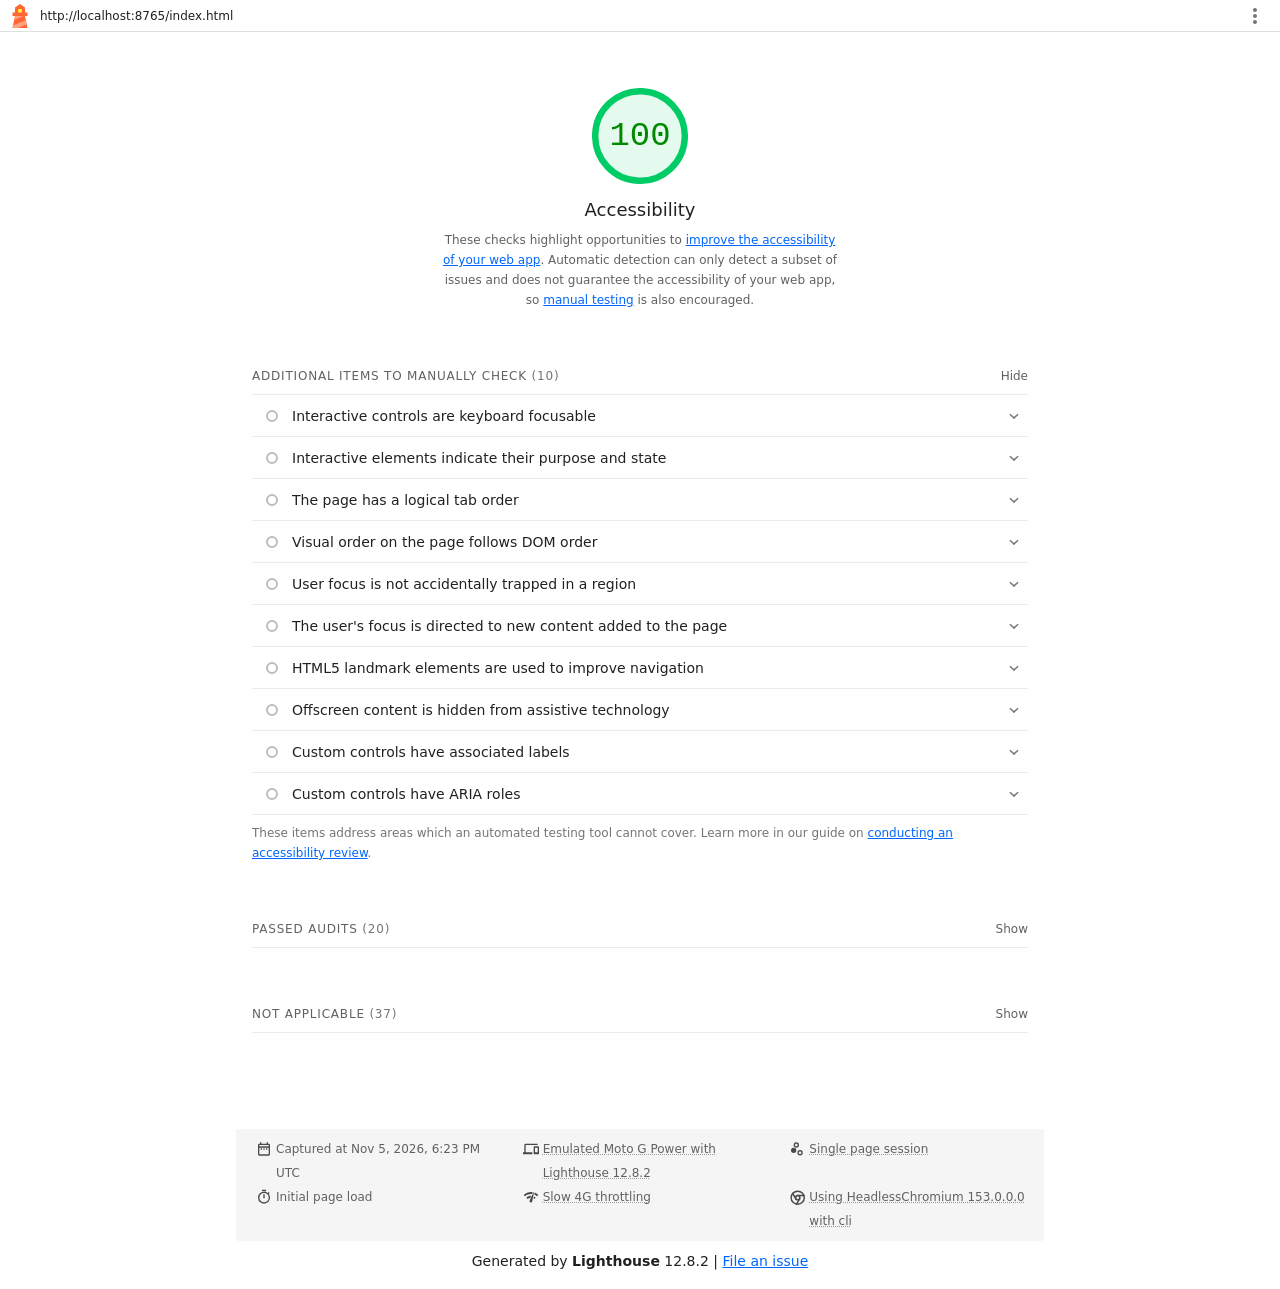
<file: lighthouse/accessibility-report-index.html>
<!--
@license
Copyright 2018 Google LLC
SPDX-License-Identifier: Apache-2.0
-->
<!doctype html>
<html lang="en">
<head>
  <meta charset="utf-8">
  <meta name="viewport" content="width=device-width, initial-scale=1, minimum-scale=1">
  <link rel="icon" href='data:image/svg+xml;utf8,<svg fill="none" xmlns="http://www.w3.org/2000/svg" viewBox="0 0 48 48"><path d="m14 7 10-7 10 7v10h5v7h-5l5 24H9l5-24H9v-7h5V7Z" fill="%23F63"/><path d="M31.561 24H14l-1.689 8.105L31.561 24ZM18.983 48H9l1.022-4.907L35.723 32.27l1.663 7.98L18.983 48Z" fill="%23FFA385"/><path fill="%23FF3" d="M20.5 10h7v7h-7z"/></svg>'>
  <title>Lighthouse Report</title>
  <style>body {margin: 0}</style>
</head>
<body>
  <noscript>Lighthouse report requires JavaScript. Please enable.</noscript>

  <div id="lh-log"></div>

  <script>window.__LIGHTHOUSE_JSON__ = {"lighthouseVersion":"12.8.2","requestedUrl":"http://localhost:8765/index.html","mainDocumentUrl":"http://localhost:8765/index.html","finalDisplayedUrl":"http://localhost:8765/index.html","finalUrl":"http://localhost:8765/index.html","fetchTime":"2026-11-05T18:23:53.666Z","gatherMode":"navigation","runWarnings":[],"userAgent":"Mozilla/5.0 (X11; Linux x86_64) AppleWebKit/537.36 (KHTML, like Gecko) HeadlessChrome/153.0.0.0 Safari/537.36","environment":{"networkUserAgent":"Mozilla/5.0 (Linux; Android 11; moto g power (2022)) AppleWebKit/537.36 (KHTML, like Gecko) Chrome/136.0.0.0 Mobile Safari/537.36","hostUserAgent":"Mozilla/5.0 (X11; Linux x86_64) AppleWebKit/537.36 (KHTML, like Gecko) HeadlessChrome/153.0.0.0 Safari/537.36","benchmarkIndex":3341.5,"credits":{"axe-core":"4.14.0"}},"audits":{"accesskeys":{"id":"accesskeys","title":"`[accesskey]` values are unique","description":"Access keys let users quickly focus a part of the page. For proper navigation, each access key must be unique. [Learn more about access keys](https://dequeuniversity.com/rules/axe/4.10/accesskeys).","score":null,"scoreDisplayMode":"notApplicable"},"aria-allowed-attr":{"id":"aria-allowed-attr","title":"`[aria-*]` attributes match their roles","description":"Each ARIA `role` supports a specific subset of `aria-*` attributes. Mismatching these invalidates the `aria-*` attributes. [Learn how to match ARIA attributes to their roles](https://dequeuniversity.com/rules/axe/4.10/aria-allowed-attr).","score":1,"scoreDisplayMode":"binary","details":{"type":"table","headings":[{"key":"node","valueType":"node","subItemsHeading":{"key":"relatedNode","valueType":"node"},"label":"Failing Elements"}],"items":[]}},"aria-allowed-role":{"id":"aria-allowed-role","title":"Uses ARIA roles only on compatible elements","description":"Many HTML elements can only be assigned certain ARIA roles. Using ARIA roles where they are not allowed can interfere with the accessibility of the web page. [Learn more about ARIA roles](https://dequeuniversity.com/rules/axe/4.10/aria-allowed-role).","score":null,"scoreDisplayMode":"notApplicable"},"aria-command-name":{"id":"aria-command-name","title":"`button`, `link`, and `menuitem` elements have accessible names","description":"When an element doesn't have an accessible name, screen readers announce it with a generic name, making it unusable for users who rely on screen readers. [Learn how to make command elements more accessible](https://dequeuniversity.com/rules/axe/4.10/aria-command-name).","score":null,"scoreDisplayMode":"notApplicable"},"aria-conditional-attr":{"id":"aria-conditional-attr","title":"ARIA attributes are used as specified for the element's role","description":"Some ARIA attributes are only allowed on an element under certain conditions. [Learn more about conditional ARIA attributes](https://dequeuniversity.com/rules/axe/4.10/aria-conditional-attr).","score":1,"scoreDisplayMode":"binary","details":{"type":"table","headings":[{"key":"node","valueType":"node","subItemsHeading":{"key":"relatedNode","valueType":"node"},"label":"Failing Elements"}],"items":[]}},"aria-deprecated-role":{"id":"aria-deprecated-role","title":"Deprecated ARIA roles were not used","description":"Deprecated ARIA roles may not be processed correctly by assistive technology. [Learn more about deprecated ARIA roles](https://dequeuniversity.com/rules/axe/4.10/aria-deprecated-role).","score":null,"scoreDisplayMode":"notApplicable"},"aria-dialog-name":{"id":"aria-dialog-name","title":"Elements with `role=\"dialog\"` or `role=\"alertdialog\"` have accessible names.","description":"ARIA dialog elements without accessible names may prevent screen readers users from discerning the purpose of these elements. [Learn how to make ARIA dialog elements more accessible](https://dequeuniversity.com/rules/axe/4.10/aria-dialog-name).","score":null,"scoreDisplayMode":"notApplicable"},"aria-hidden-body":{"id":"aria-hidden-body","title":"`[aria-hidden=\"true\"]` is not present on the document `\u003cbody>`","description":"Assistive technologies, like screen readers, work inconsistently when `aria-hidden=\"true\"` is set on the document `\u003cbody>`. [Learn how `aria-hidden` affects the document body](https://dequeuniversity.com/rules/axe/4.10/aria-hidden-body).","score":1,"scoreDisplayMode":"binary","details":{"type":"table","headings":[{"key":"node","valueType":"node","subItemsHeading":{"key":"relatedNode","valueType":"node"},"label":"Failing Elements"}],"items":[]}},"aria-hidden-focus":{"id":"aria-hidden-focus","title":"`[aria-hidden=\"true\"]` elements do not contain focusable descendents","description":"Focusable descendents within an `[aria-hidden=\"true\"]` element prevent those interactive elements from being available to users of assistive technologies like screen readers. [Learn how `aria-hidden` affects focusable elements](https://dequeuniversity.com/rules/axe/4.10/aria-hidden-focus).","score":null,"scoreDisplayMode":"notApplicable"},"aria-input-field-name":{"id":"aria-input-field-name","title":"ARIA input fields have accessible names","description":"When an input field doesn't have an accessible name, screen readers announce it with a generic name, making it unusable for users who rely on screen readers. [Learn more about input field labels](https://dequeuniversity.com/rules/axe/4.10/aria-input-field-name).","score":null,"scoreDisplayMode":"notApplicable"},"aria-meter-name":{"id":"aria-meter-name","title":"ARIA `meter` elements have accessible names","description":"When a meter element doesn't have an accessible name, screen readers announce it with a generic name, making it unusable for users who rely on screen readers. [Learn how to name `meter` elements](https://dequeuniversity.com/rules/axe/4.10/aria-meter-name).","score":null,"scoreDisplayMode":"notApplicable"},"aria-progressbar-name":{"id":"aria-progressbar-name","title":"ARIA `progressbar` elements have accessible names","description":"When a `progressbar` element doesn't have an accessible name, screen readers announce it with a generic name, making it unusable for users who rely on screen readers. [Learn how to label `progressbar` elements](https://dequeuniversity.com/rules/axe/4.10/aria-progressbar-name).","score":null,"scoreDisplayMode":"notApplicable"},"aria-prohibited-attr":{"id":"aria-prohibited-attr","title":"Elements use only permitted ARIA attributes","description":"Using ARIA attributes in roles where they are prohibited can mean that important information is not communicated to users of assistive technologies. [Learn more about prohibited ARIA roles](https://dequeuniversity.com/rules/axe/4.10/aria-prohibited-attr).","score":1,"scoreDisplayMode":"binary","details":{"type":"table","headings":[{"key":"node","valueType":"node","subItemsHeading":{"key":"relatedNode","valueType":"node"},"label":"Failing Elements"}],"items":[]}},"aria-required-attr":{"id":"aria-required-attr","title":"`[role]`s have all required `[aria-*]` attributes","description":"Some ARIA roles have required attributes that describe the state of the element to screen readers. [Learn more about roles and required attributes](https://dequeuniversity.com/rules/axe/4.10/aria-required-attr).","score":null,"scoreDisplayMode":"notApplicable"},"aria-required-children":{"id":"aria-required-children","title":"Elements with an ARIA `[role]` that require children to contain a specific `[role]` have all required children.","description":"Some ARIA parent roles must contain specific child roles to perform their intended accessibility functions. [Learn more about roles and required children elements](https://dequeuniversity.com/rules/axe/4.10/aria-required-children).","score":null,"scoreDisplayMode":"notApplicable"},"aria-required-parent":{"id":"aria-required-parent","title":"`[role]`s are contained by their required parent element","description":"Some ARIA child roles must be contained by specific parent roles to properly perform their intended accessibility functions. [Learn more about ARIA roles and required parent element](https://dequeuniversity.com/rules/axe/4.10/aria-required-parent).","score":null,"scoreDisplayMode":"notApplicable"},"aria-roles":{"id":"aria-roles","title":"`[role]` values are valid","description":"ARIA roles must have valid values in order to perform their intended accessibility functions. [Learn more about valid ARIA roles](https://dequeuniversity.com/rules/axe/4.10/aria-roles).","score":null,"scoreDisplayMode":"notApplicable"},"aria-text":{"id":"aria-text","title":"Elements with the `role=text` attribute do not have focusable descendents.","description":"Adding `role=text` around a text node split by markup enables VoiceOver to treat it as one phrase, but the element's focusable descendents will not be announced. [Learn more about the `role=text` attribute](https://dequeuniversity.com/rules/axe/4.10/aria-text).","score":null,"scoreDisplayMode":"notApplicable"},"aria-toggle-field-name":{"id":"aria-toggle-field-name","title":"ARIA toggle fields have accessible names","description":"When a toggle field doesn't have an accessible name, screen readers announce it with a generic name, making it unusable for users who rely on screen readers. [Learn more about toggle fields](https://dequeuniversity.com/rules/axe/4.10/aria-toggle-field-name).","score":null,"scoreDisplayMode":"notApplicable"},"aria-tooltip-name":{"id":"aria-tooltip-name","title":"ARIA `tooltip` elements have accessible names","description":"When a tooltip element doesn't have an accessible name, screen readers announce it with a generic name, making it unusable for users who rely on screen readers. [Learn how to name `tooltip` elements](https://dequeuniversity.com/rules/axe/4.10/aria-tooltip-name).","score":null,"scoreDisplayMode":"notApplicable"},"aria-treeitem-name":{"id":"aria-treeitem-name","title":"ARIA `treeitem` elements have accessible names","description":"When a `treeitem` element doesn't have an accessible name, screen readers announce it with a generic name, making it unusable for users who rely on screen readers. [Learn more about labeling `treeitem` elements](https://dequeuniversity.com/rules/axe/4.10/aria-treeitem-name).","score":null,"scoreDisplayMode":"notApplicable"},"aria-valid-attr-value":{"id":"aria-valid-attr-value","title":"`[aria-*]` attributes have valid values","description":"Assistive technologies, like screen readers, can't interpret ARIA attributes with invalid values. [Learn more about valid values for ARIA attributes](https://dequeuniversity.com/rules/axe/4.10/aria-valid-attr-value).","score":1,"scoreDisplayMode":"binary","details":{"type":"table","headings":[{"key":"node","valueType":"node","subItemsHeading":{"key":"relatedNode","valueType":"node"},"label":"Failing Elements"}],"items":[]}},"aria-valid-attr":{"id":"aria-valid-attr","title":"`[aria-*]` attributes are valid and not misspelled","description":"Assistive technologies, like screen readers, can't interpret ARIA attributes with invalid names. [Learn more about valid ARIA attributes](https://dequeuniversity.com/rules/axe/4.10/aria-valid-attr).","score":1,"scoreDisplayMode":"binary","details":{"type":"table","headings":[{"key":"node","valueType":"node","subItemsHeading":{"key":"relatedNode","valueType":"node"},"label":"Failing Elements"}],"items":[]}},"button-name":{"id":"button-name","title":"Buttons have an accessible name","description":"When a button doesn't have an accessible name, screen readers announce it as \"button\", making it unusable for users who rely on screen readers. [Learn how to make buttons more accessible](https://dequeuniversity.com/rules/axe/4.10/button-name).","score":1,"scoreDisplayMode":"binary","details":{"type":"table","headings":[{"key":"node","valueType":"node","subItemsHeading":{"key":"relatedNode","valueType":"node"},"label":"Failing Elements"}],"items":[]}},"bypass":{"id":"bypass","title":"The page contains a heading, skip link, or landmark region","description":"Adding ways to bypass repetitive content lets keyboard users navigate the page more efficiently. [Learn more about bypass blocks](https://dequeuniversity.com/rules/axe/4.10/bypass).","score":null,"scoreDisplayMode":"notApplicable"},"color-contrast":{"id":"color-contrast","title":"Background and foreground colors have a sufficient contrast ratio","description":"Low-contrast text is difficult or impossible for many users to read. [Learn how to provide sufficient color contrast](https://dequeuniversity.com/rules/axe/4.10/color-contrast).","score":1,"scoreDisplayMode":"binary","details":{"type":"table","headings":[{"key":"node","valueType":"node","subItemsHeading":{"key":"relatedNode","valueType":"node"},"label":"Failing Elements"}],"items":[]}},"definition-list":{"id":"definition-list","title":"`\u003cdl>`'s contain only properly-ordered `\u003cdt>` and `\u003cdd>` groups, `\u003cscript>`, `\u003ctemplate>` or `\u003cdiv>` elements.","description":"When definition lists are not properly marked up, screen readers may produce confusing or inaccurate output. [Learn how to structure definition lists correctly](https://dequeuniversity.com/rules/axe/4.10/definition-list).","score":null,"scoreDisplayMode":"notApplicable"},"dlitem":{"id":"dlitem","title":"Definition list items are wrapped in `\u003cdl>` elements","description":"Definition list items (`\u003cdt>` and `\u003cdd>`) must be wrapped in a parent `\u003cdl>` element to ensure that screen readers can properly announce them. [Learn how to structure definition lists correctly](https://dequeuniversity.com/rules/axe/4.10/dlitem).","score":null,"scoreDisplayMode":"notApplicable"},"document-title":{"id":"document-title","title":"Document has a `\u003ctitle>` element","description":"The title gives screen reader users an overview of the page, and search engine users rely on it heavily to determine if a page is relevant to their search. [Learn more about document titles](https://dequeuniversity.com/rules/axe/4.10/document-title).","score":1,"scoreDisplayMode":"binary","details":{"type":"table","headings":[{"key":"node","valueType":"node","subItemsHeading":{"key":"relatedNode","valueType":"node"},"label":"Failing Elements"}],"items":[]}},"duplicate-id-aria":{"id":"duplicate-id-aria","title":"ARIA IDs are unique","description":"The value of an ARIA ID must be unique to prevent other instances from being overlooked by assistive technologies. [Learn how to fix duplicate ARIA IDs](https://dequeuniversity.com/rules/axe/4.10/duplicate-id-aria).","score":null,"scoreDisplayMode":"notApplicable"},"empty-heading":{"id":"empty-heading","title":"All heading elements contain content.","description":"A heading with no content or inaccessible text prevent screen reader users from accessing information on the page's structure. [Learn more about headings](https://dequeuniversity.com/rules/axe/4.10/empty-heading).","score":null,"scoreDisplayMode":"notApplicable"},"form-field-multiple-labels":{"id":"form-field-multiple-labels","title":"No form fields have multiple labels","description":"Form fields with multiple labels can be confusingly announced by assistive technologies like screen readers which use either the first, the last, or all of the labels. [Learn how to use form labels](https://dequeuniversity.com/rules/axe/4.10/form-field-multiple-labels).","score":null,"scoreDisplayMode":"notApplicable"},"frame-title":{"id":"frame-title","title":"`\u003cframe>` or `\u003ciframe>` elements have a title","description":"Screen reader users rely on frame titles to describe the contents of frames. [Learn more about frame titles](https://dequeuniversity.com/rules/axe/4.10/frame-title).","score":null,"scoreDisplayMode":"notApplicable"},"heading-order":{"id":"heading-order","title":"Heading elements appear in a sequentially-descending order","description":"Properly ordered headings that do not skip levels convey the semantic structure of the page, making it easier to navigate and understand when using assistive technologies. [Learn more about heading order](https://dequeuniversity.com/rules/axe/4.10/heading-order).","score":1,"scoreDisplayMode":"binary","details":{"type":"table","headings":[{"key":"node","valueType":"node","subItemsHeading":{"key":"relatedNode","valueType":"node"},"label":"Failing Elements"}],"items":[]}},"html-has-lang":{"id":"html-has-lang","title":"`\u003chtml>` element has a `[lang]` attribute","description":"If a page doesn't specify a `lang` attribute, a screen reader assumes that the page is in the default language that the user chose when setting up the screen reader. If the page isn't actually in the default language, then the screen reader might not announce the page's text correctly. [Learn more about the `lang` attribute](https://dequeuniversity.com/rules/axe/4.10/html-has-lang).","score":1,"scoreDisplayMode":"binary","details":{"type":"table","headings":[{"key":"node","valueType":"node","subItemsHeading":{"key":"relatedNode","valueType":"node"},"label":"Failing Elements"}],"items":[]}},"html-lang-valid":{"id":"html-lang-valid","title":"`\u003chtml>` element has a valid value for its `[lang]` attribute","description":"Specifying a valid [BCP 47 language](https://www.w3.org/International/questions/qa-choosing-language-tags#question) helps screen readers announce text properly. [Learn how to use the `lang` attribute](https://dequeuniversity.com/rules/axe/4.10/html-lang-valid).","score":1,"scoreDisplayMode":"binary","details":{"type":"table","headings":[{"key":"node","valueType":"node","subItemsHeading":{"key":"relatedNode","valueType":"node"},"label":"Failing Elements"}],"items":[]}},"html-xml-lang-mismatch":{"id":"html-xml-lang-mismatch","title":"`\u003chtml>` element has an `[xml:lang]` attribute with the same base language as the `[lang]` attribute.","description":"If the webpage does not specify a consistent language, then the screen reader might not announce the page's text correctly. [Learn more about the `lang` attribute](https://dequeuniversity.com/rules/axe/4.10/html-xml-lang-mismatch).","score":null,"scoreDisplayMode":"notApplicable"},"identical-links-same-purpose":{"id":"identical-links-same-purpose","title":"Identical links have the same purpose.","description":"Links with the same destination should have the same description, to help users understand the link's purpose and decide whether to follow it. [Learn more about identical links](https://dequeuniversity.com/rules/axe/4.10/identical-links-same-purpose).","score":null,"scoreDisplayMode":"notApplicable"},"image-alt":{"id":"image-alt","title":"Image elements have `[alt]` attributes","description":"Informative elements should aim for short, descriptive alternate text. Decorative elements can be ignored with an empty alt attribute. [Learn more about the `alt` attribute](https://dequeuniversity.com/rules/axe/4.10/image-alt).","score":1,"scoreDisplayMode":"binary","details":{"type":"table","headings":[{"key":"node","valueType":"node","subItemsHeading":{"key":"relatedNode","valueType":"node"},"label":"Failing Elements"}],"items":[]}},"image-redundant-alt":{"id":"image-redundant-alt","title":"Image elements do not have `[alt]` attributes that are redundant text.","description":"Informative elements should aim for short, descriptive alternative text. Alternative text that is exactly the same as the text adjacent to the link or image is potentially confusing for screen reader users, because the text will be read twice. [Learn more about the `alt` attribute](https://dequeuniversity.com/rules/axe/4.10/image-redundant-alt).","score":1,"scoreDisplayMode":"binary","details":{"type":"table","headings":[{"key":"node","valueType":"node","subItemsHeading":{"key":"relatedNode","valueType":"node"},"label":"Failing Elements"}],"items":[]}},"input-button-name":{"id":"input-button-name","title":"Input buttons have discernible text.","description":"Adding discernable and accessible text to input buttons may help screen reader users understand the purpose of the input button. [Learn more about input buttons](https://dequeuniversity.com/rules/axe/4.10/input-button-name).","score":null,"scoreDisplayMode":"notApplicable"},"input-image-alt":{"id":"input-image-alt","title":"`\u003cinput type=\"image\">` elements have `[alt]` text","description":"When an image is being used as an `\u003cinput>` button, providing alternative text can help screen reader users understand the purpose of the button. [Learn about input image alt text](https://dequeuniversity.com/rules/axe/4.10/input-image-alt).","score":null,"scoreDisplayMode":"notApplicable"},"label-content-name-mismatch":{"id":"label-content-name-mismatch","title":"Elements with visible text labels have matching accessible names.","description":"Visible text labels that do not match the accessible name can result in a confusing experience for screen reader users. [Learn more about accessible names](https://dequeuniversity.com/rules/axe/4.10/label-content-name-mismatch).","score":null,"scoreDisplayMode":"notApplicable"},"label":{"id":"label","title":"Form elements have associated labels","description":"Labels ensure that form controls are announced properly by assistive technologies, like screen readers. [Learn more about form element labels](https://dequeuniversity.com/rules/axe/4.10/label).","score":null,"scoreDisplayMode":"notApplicable"},"landmark-one-main":{"id":"landmark-one-main","title":"Document has a main landmark.","description":"One main landmark helps screen reader users navigate a web page. [Learn more about landmarks](https://dequeuniversity.com/rules/axe/4.10/landmark-one-main).","score":null,"scoreDisplayMode":"notApplicable"},"link-name":{"id":"link-name","title":"Links have a discernible name","description":"Link text (and alternate text for images, when used as links) that is discernible, unique, and focusable improves the navigation experience for screen reader users. [Learn how to make links accessible](https://dequeuniversity.com/rules/axe/4.10/link-name).","score":1,"scoreDisplayMode":"binary","details":{"type":"table","headings":[{"key":"node","valueType":"node","subItemsHeading":{"key":"relatedNode","valueType":"node"},"label":"Failing Elements"}],"items":[]}},"link-in-text-block":{"id":"link-in-text-block","title":"Links are distinguishable without relying on color.","description":"Low-contrast text is difficult or impossible for many users to read. Link text that is discernible improves the experience for users with low vision. [Learn how to make links distinguishable](https://dequeuniversity.com/rules/axe/4.10/link-in-text-block).","score":null,"scoreDisplayMode":"notApplicable"},"list":{"id":"list","title":"Lists contain only `\u003cli>` elements and script supporting elements (`\u003cscript>` and `\u003ctemplate>`).","description":"Screen readers have a specific way of announcing lists. Ensuring proper list structure aids screen reader output. [Learn more about proper list structure](https://dequeuniversity.com/rules/axe/4.10/list).","score":1,"scoreDisplayMode":"binary","details":{"type":"table","headings":[{"key":"node","valueType":"node","subItemsHeading":{"key":"relatedNode","valueType":"node"},"label":"Failing Elements"}],"items":[]}},"listitem":{"id":"listitem","title":"List items (`\u003cli>`) are contained within `\u003cul>`, `\u003col>` or `\u003cmenu>` parent elements","description":"Screen readers require list items (`\u003cli>`) to be contained within a parent `\u003cul>`, `\u003col>` or `\u003cmenu>` to be announced properly. [Learn more about proper list structure](https://dequeuniversity.com/rules/axe/4.10/listitem).","score":1,"scoreDisplayMode":"binary","details":{"type":"table","headings":[{"key":"node","valueType":"node","subItemsHeading":{"key":"relatedNode","valueType":"node"},"label":"Failing Elements"}],"items":[]}},"meta-refresh":{"id":"meta-refresh","title":"The document does not use `\u003cmeta http-equiv=\"refresh\">`","description":"Users do not expect a page to refresh automatically, and doing so will move focus back to the top of the page. This may create a frustrating or confusing experience. [Learn more about the refresh meta tag](https://dequeuniversity.com/rules/axe/4.10/meta-refresh).","score":null,"scoreDisplayMode":"notApplicable"},"meta-viewport":{"id":"meta-viewport","title":"`[user-scalable=\"no\"]` is not used in the `\u003cmeta name=\"viewport\">` element and the `[maximum-scale]` attribute is not less than 5.","description":"Disabling zooming is problematic for users with low vision who rely on screen magnification to properly see the contents of a web page. [Learn more about the viewport meta tag](https://dequeuniversity.com/rules/axe/4.10/meta-viewport).","score":1,"scoreDisplayMode":"binary","details":{"type":"table","headings":[{"key":"node","valueType":"node","subItemsHeading":{"key":"relatedNode","valueType":"node"},"label":"Failing Elements"}],"items":[]}},"object-alt":{"id":"object-alt","title":"`\u003cobject>` elements have alternate text","description":"Screen readers cannot translate non-text content. Adding alternate text to `\u003cobject>` elements helps screen readers convey meaning to users. [Learn more about alt text for `object` elements](https://dequeuniversity.com/rules/axe/4.10/object-alt).","score":null,"scoreDisplayMode":"notApplicable"},"select-name":{"id":"select-name","title":"Select elements have associated label elements.","description":"Form elements without effective labels can create frustrating experiences for screen reader users. [Learn more about the `select` element](https://dequeuniversity.com/rules/axe/4.10/select-name).","score":null,"scoreDisplayMode":"notApplicable"},"skip-link":{"id":"skip-link","title":"Skip links are focusable.","description":"Including a skip link can help users skip to the main content to save time. [Learn more about skip links](https://dequeuniversity.com/rules/axe/4.10/skip-link).","score":1,"scoreDisplayMode":"binary","details":{"type":"table","headings":[{"key":"node","valueType":"node","subItemsHeading":{"key":"relatedNode","valueType":"node"},"label":"Failing Elements"}],"items":[]}},"tabindex":{"id":"tabindex","title":"No element has a `[tabindex]` value greater than 0","description":"A value greater than 0 implies an explicit navigation ordering. Although technically valid, this often creates frustrating experiences for users who rely on assistive technologies. [Learn more about the `tabindex` attribute](https://dequeuniversity.com/rules/axe/4.10/tabindex).","score":null,"scoreDisplayMode":"notApplicable"},"table-duplicate-name":{"id":"table-duplicate-name","title":"Tables have different content in the summary attribute and `\u003ccaption>`.","description":"The summary attribute should describe the table structure, while `\u003ccaption>` should have the onscreen title. Accurate table mark-up helps users of screen readers. [Learn more about summary and caption](https://dequeuniversity.com/rules/axe/4.10/table-duplicate-name).","score":null,"scoreDisplayMode":"notApplicable"},"table-fake-caption":{"id":"table-fake-caption","title":"Tables use `\u003ccaption>` instead of cells with the `[colspan]` attribute to indicate a caption.","description":"Screen readers have features to make navigating tables easier. Ensuring that tables use the actual caption element instead of cells with the `[colspan]` attribute may improve the experience for screen reader users. [Learn more about captions](https://dequeuniversity.com/rules/axe/4.10/table-fake-caption).","score":null,"scoreDisplayMode":"notApplicable"},"target-size":{"id":"target-size","title":"Touch targets have sufficient size and spacing.","description":"Touch targets with sufficient size and spacing help users who may have difficulty targeting small controls to activate the targets. [Learn more about touch targets](https://dequeuniversity.com/rules/axe/4.10/target-size).","score":1,"scoreDisplayMode":"binary","details":{"type":"table","headings":[{"key":"node","valueType":"node","subItemsHeading":{"key":"relatedNode","valueType":"node"},"label":"Failing Elements"}],"items":[]}},"td-has-header":{"id":"td-has-header","title":"`\u003ctd>` elements in a large `\u003ctable>` have one or more table headers.","description":"Screen readers have features to make navigating tables easier. Ensuring that `\u003ctd>` elements in a large table (3 or more cells in width and height) have an associated table header may improve the experience for screen reader users. [Learn more about table headers](https://dequeuniversity.com/rules/axe/4.10/td-has-header).","score":null,"scoreDisplayMode":"notApplicable"},"td-headers-attr":{"id":"td-headers-attr","title":"Cells in a `\u003ctable>` element that use the `[headers]` attribute refer to table cells within the same table.","description":"Screen readers have features to make navigating tables easier. Ensuring `\u003ctd>` cells using the `[headers]` attribute only refer to other cells in the same table may improve the experience for screen reader users. [Learn more about the `headers` attribute](https://dequeuniversity.com/rules/axe/4.10/td-headers-attr).","score":null,"scoreDisplayMode":"notApplicable"},"th-has-data-cells":{"id":"th-has-data-cells","title":"`\u003cth>` elements and elements with `[role=\"columnheader\"/\"rowheader\"]` have data cells they describe.","description":"Screen readers have features to make navigating tables easier. Ensuring table headers always refer to some set of cells may improve the experience for screen reader users. [Learn more about table headers](https://dequeuniversity.com/rules/axe/4.10/th-has-data-cells).","score":null,"scoreDisplayMode":"notApplicable"},"valid-lang":{"id":"valid-lang","title":"`[lang]` attributes have a valid value","description":"Specifying a valid [BCP 47 language](https://www.w3.org/International/questions/qa-choosing-language-tags#question) on elements helps ensure that text is pronounced correctly by a screen reader. [Learn how to use the `lang` attribute](https://dequeuniversity.com/rules/axe/4.10/valid-lang).","score":null,"scoreDisplayMode":"notApplicable"},"video-caption":{"id":"video-caption","title":"`\u003cvideo>` elements contain a `\u003ctrack>` element with `[kind=\"captions\"]`","description":"When a video provides a caption it is easier for deaf and hearing impaired users to access its information. [Learn more about video captions](https://dequeuniversity.com/rules/axe/4.10/video-caption).","score":null,"scoreDisplayMode":"notApplicable"},"custom-controls-labels":{"id":"custom-controls-labels","title":"Custom controls have associated labels","description":"Custom interactive controls have associated labels, provided by aria-label or aria-labelledby. [Learn more about custom controls and labels](https://developer.chrome.com/docs/lighthouse/accessibility/custom-controls-labels/).","score":null,"scoreDisplayMode":"manual"},"custom-controls-roles":{"id":"custom-controls-roles","title":"Custom controls have ARIA roles","description":"Custom interactive controls have appropriate ARIA roles. [Learn how to add roles to custom controls](https://developer.chrome.com/docs/lighthouse/accessibility/custom-control-roles/).","score":null,"scoreDisplayMode":"manual"},"focus-traps":{"id":"focus-traps","title":"User focus is not accidentally trapped in a region","description":"A user can tab into and out of any control or region without accidentally trapping their focus. [Learn how to avoid focus traps](https://developer.chrome.com/docs/lighthouse/accessibility/focus-traps/).","score":null,"scoreDisplayMode":"manual"},"focusable-controls":{"id":"focusable-controls","title":"Interactive controls are keyboard focusable","description":"Custom interactive controls are keyboard focusable and display a focus indicator. [Learn how to make custom controls focusable](https://developer.chrome.com/docs/lighthouse/accessibility/focusable-controls/).","score":null,"scoreDisplayMode":"manual"},"interactive-element-affordance":{"id":"interactive-element-affordance","title":"Interactive elements indicate their purpose and state","description":"Interactive elements, such as links and buttons, should indicate their state and be distinguishable from non-interactive elements. [Learn how to decorate interactive elements with affordance hints](https://developer.chrome.com/docs/lighthouse/accessibility/interactive-element-affordance/).","score":null,"scoreDisplayMode":"manual"},"logical-tab-order":{"id":"logical-tab-order","title":"The page has a logical tab order","description":"Tabbing through the page follows the visual layout. Users cannot focus elements that are offscreen. [Learn more about logical tab ordering](https://developer.chrome.com/docs/lighthouse/accessibility/logical-tab-order/).","score":null,"scoreDisplayMode":"manual"},"managed-focus":{"id":"managed-focus","title":"The user's focus is directed to new content added to the page","description":"If new content, such as a dialog, is added to the page, the user's focus is directed to it. [Learn how to direct focus to new content](https://developer.chrome.com/docs/lighthouse/accessibility/managed-focus/).","score":null,"scoreDisplayMode":"manual"},"offscreen-content-hidden":{"id":"offscreen-content-hidden","title":"Offscreen content is hidden from assistive technology","description":"Offscreen content is hidden with display: none or aria-hidden=true. [Learn how to properly hide offscreen content](https://developer.chrome.com/docs/lighthouse/accessibility/offscreen-content-hidden/).","score":null,"scoreDisplayMode":"manual"},"use-landmarks":{"id":"use-landmarks","title":"HTML5 landmark elements are used to improve navigation","description":"Landmark elements (`\u003cmain>`, `\u003cnav>`, etc.) are used to improve the keyboard navigation of the page for assistive technology. [Learn more about landmark elements](https://developer.chrome.com/docs/lighthouse/accessibility/use-landmarks/).","score":null,"scoreDisplayMode":"manual"},"visual-order-follows-dom":{"id":"visual-order-follows-dom","title":"Visual order on the page follows DOM order","description":"DOM order matches the visual order, improving navigation for assistive technology. [Learn more about DOM and visual ordering](https://developer.chrome.com/docs/lighthouse/accessibility/visual-order-follows-dom/).","score":null,"scoreDisplayMode":"manual"}},"configSettings":{"output":["json","html"],"maxWaitForFcp":30000,"maxWaitForLoad":45000,"pauseAfterFcpMs":1000,"pauseAfterLoadMs":1000,"networkQuietThresholdMs":1000,"cpuQuietThresholdMs":1000,"formFactor":"mobile","throttling":{"rttMs":150,"throughputKbps":1638.4,"requestLatencyMs":562.5,"downloadThroughputKbps":1474.5600000000002,"uploadThroughputKbps":675,"cpuSlowdownMultiplier":4},"throttlingMethod":"simulate","screenEmulation":{"mobile":true,"width":412,"height":823,"deviceScaleFactor":1.75,"disabled":false},"emulatedUserAgent":"Mozilla/5.0 (Linux; Android 11; moto g power (2022)) AppleWebKit/537.36 (KHTML, like Gecko) Chrome/136.0.0.0 Mobile Safari/537.36","auditMode":false,"gatherMode":false,"clearStorageTypes":["file_systems","shader_cache","service_workers","cache_storage"],"disableStorageReset":false,"debugNavigation":false,"channel":"cli","usePassiveGathering":false,"disableFullPageScreenshot":false,"skipAboutBlank":false,"blankPage":"about:blank","ignoreStatusCode":false,"locale":"en-US","blockedUrlPatterns":null,"additionalTraceCategories":null,"extraHeaders":null,"precomputedLanternData":null,"onlyAudits":null,"onlyCategories":["accessibility"],"skipAudits":null},"categories":{"accessibility":{"title":"Accessibility","description":"These checks highlight opportunities to [improve the accessibility of your web app](https://developer.chrome.com/docs/lighthouse/accessibility/). Automatic detection can only detect a subset of issues and does not guarantee the accessibility of your web app, so [manual testing](https://web.dev/articles/how-to-review) is also encouraged.","manualDescription":"These items address areas which an automated testing tool cannot cover. Learn more in our guide on [conducting an accessibility review](https://web.dev/articles/how-to-review).","supportedModes":["navigation","snapshot"],"auditRefs":[{"id":"accesskeys","weight":0,"group":"a11y-navigation"},{"id":"aria-allowed-attr","weight":10,"group":"a11y-aria"},{"id":"aria-allowed-role","weight":0,"group":"a11y-aria"},{"id":"aria-command-name","weight":0,"group":"a11y-aria"},{"id":"aria-conditional-attr","weight":7,"group":"a11y-aria"},{"id":"aria-deprecated-role","weight":0,"group":"a11y-aria"},{"id":"aria-dialog-name","weight":0,"group":"a11y-aria"},{"id":"aria-hidden-body","weight":10,"group":"a11y-aria"},{"id":"aria-hidden-focus","weight":0,"group":"a11y-aria"},{"id":"aria-input-field-name","weight":0,"group":"a11y-aria"},{"id":"aria-meter-name","weight":0,"group":"a11y-aria"},{"id":"aria-progressbar-name","weight":0,"group":"a11y-aria"},{"id":"aria-prohibited-attr","weight":7,"group":"a11y-aria"},{"id":"aria-required-attr","weight":0,"group":"a11y-aria"},{"id":"aria-required-children","weight":0,"group":"a11y-aria"},{"id":"aria-required-parent","weight":0,"group":"a11y-aria"},{"id":"aria-roles","weight":0,"group":"a11y-aria"},{"id":"aria-text","weight":0,"group":"a11y-aria"},{"id":"aria-toggle-field-name","weight":0,"group":"a11y-aria"},{"id":"aria-tooltip-name","weight":0,"group":"a11y-aria"},{"id":"aria-treeitem-name","weight":0,"group":"a11y-aria"},{"id":"aria-valid-attr-value","weight":10,"group":"a11y-aria"},{"id":"aria-valid-attr","weight":10,"group":"a11y-aria"},{"id":"button-name","weight":10,"group":"a11y-names-labels"},{"id":"bypass","weight":0,"group":"a11y-navigation"},{"id":"color-contrast","weight":7,"group":"a11y-color-contrast"},{"id":"definition-list","weight":0,"group":"a11y-tables-lists"},{"id":"dlitem","weight":0,"group":"a11y-tables-lists"},{"id":"document-title","weight":7,"group":"a11y-names-labels"},{"id":"duplicate-id-aria","weight":0,"group":"a11y-aria"},{"id":"form-field-multiple-labels","weight":0,"group":"a11y-names-labels"},{"id":"frame-title","weight":0,"group":"a11y-names-labels"},{"id":"heading-order","weight":3,"group":"a11y-navigation"},{"id":"html-has-lang","weight":7,"group":"a11y-language"},{"id":"html-lang-valid","weight":7,"group":"a11y-language"},{"id":"html-xml-lang-mismatch","weight":0,"group":"a11y-language"},{"id":"image-alt","weight":10,"group":"a11y-names-labels"},{"id":"image-redundant-alt","weight":1,"group":"a11y-names-labels"},{"id":"input-button-name","weight":0,"group":"a11y-names-labels"},{"id":"input-image-alt","weight":0,"group":"a11y-names-labels"},{"id":"label","weight":0,"group":"a11y-names-labels"},{"id":"link-in-text-block","weight":0,"group":"a11y-color-contrast"},{"id":"link-name","weight":7,"group":"a11y-names-labels"},{"id":"list","weight":7,"group":"a11y-tables-lists"},{"id":"listitem","weight":7,"group":"a11y-tables-lists"},{"id":"meta-refresh","weight":0,"group":"a11y-best-practices"},{"id":"meta-viewport","weight":10,"group":"a11y-best-practices"},{"id":"object-alt","weight":0,"group":"a11y-names-labels"},{"id":"select-name","weight":0,"group":"a11y-names-labels"},{"id":"skip-link","weight":3,"group":"a11y-names-labels"},{"id":"tabindex","weight":0,"group":"a11y-navigation"},{"id":"table-duplicate-name","weight":0,"group":"a11y-tables-lists"},{"id":"target-size","weight":7,"group":"a11y-best-practices"},{"id":"td-headers-attr","weight":0,"group":"a11y-tables-lists"},{"id":"th-has-data-cells","weight":0,"group":"a11y-tables-lists"},{"id":"valid-lang","weight":0,"group":"a11y-language"},{"id":"video-caption","weight":0,"group":"a11y-audio-video"},{"id":"focusable-controls","weight":0},{"id":"interactive-element-affordance","weight":0},{"id":"logical-tab-order","weight":0},{"id":"visual-order-follows-dom","weight":0},{"id":"focus-traps","weight":0},{"id":"managed-focus","weight":0},{"id":"use-landmarks","weight":0},{"id":"offscreen-content-hidden","weight":0},{"id":"custom-controls-labels","weight":0},{"id":"custom-controls-roles","weight":0},{"id":"empty-heading","weight":0,"group":"hidden"},{"id":"identical-links-same-purpose","weight":0,"group":"hidden"},{"id":"landmark-one-main","weight":0,"group":"hidden"},{"id":"label-content-name-mismatch","weight":0,"group":"hidden"},{"id":"table-fake-caption","weight":0,"group":"hidden"},{"id":"td-has-header","weight":0,"group":"hidden"}],"id":"accessibility","score":1}},"categoryGroups":{"metrics":{"title":"Metrics"},"insights":{"title":"Insights","description":"These insights are also available in the Chrome DevTools Performance Panel - [record a trace](https://developer.chrome.com/docs/devtools/performance/reference) to view more detailed information."},"diagnostics":{"title":"Diagnostics","description":"More information about the performance of your application. These numbers don't [directly affect](https://developer.chrome.com/docs/lighthouse/performance/performance-scoring/) the Performance score."},"a11y-best-practices":{"title":"Best practices","description":"These items highlight common accessibility best practices."},"a11y-color-contrast":{"title":"Contrast","description":"These are opportunities to improve the legibility of your content."},"a11y-names-labels":{"title":"Names and labels","description":"These are opportunities to improve the semantics of the controls in your application. This may enhance the experience for users of assistive technology, like a screen reader."},"a11y-navigation":{"title":"Navigation","description":"These are opportunities to improve keyboard navigation in your application."},"a11y-aria":{"title":"ARIA","description":"These are opportunities to improve the usage of ARIA in your application which may enhance the experience for users of assistive technology, like a screen reader."},"a11y-language":{"title":"Internationalization and localization","description":"These are opportunities to improve the interpretation of your content by users in different locales."},"a11y-audio-video":{"title":"Audio and video","description":"These are opportunities to provide alternative content for audio and video. This may improve the experience for users with hearing or vision impairments."},"a11y-tables-lists":{"title":"Tables and lists","description":"These are opportunities to improve the experience of reading tabular or list data using assistive technology, like a screen reader."},"seo-mobile":{"title":"Mobile Friendly","description":"Make sure your pages are mobile friendly so users don’t have to pinch or zoom in order to read the content pages. [Learn how to make pages mobile-friendly](https://developers.google.com/search/mobile-sites/)."},"seo-content":{"title":"Content Best Practices","description":"Format your HTML in a way that enables crawlers to better understand your app’s content."},"seo-crawl":{"title":"Crawling and Indexing","description":"To appear in search results, crawlers need access to your app."},"best-practices-trust-safety":{"title":"Trust and Safety"},"best-practices-ux":{"title":"User Experience"},"best-practices-browser-compat":{"title":"Browser Compatibility"},"best-practices-general":{"title":"General"},"hidden":{"title":""}},"stackPacks":[],"entities":[{"name":"localhost","origins":["http://localhost:8765"],"isFirstParty":true,"isUnrecognized":true}],"fullPageScreenshot":{"screenshot":{"data":"[data-uri]","width":412,"height":3349},"nodes":{}},"timing":{"entries":[{"startTime":1013.26,"name":"lh:config","duration":434.56,"entryType":"measure"},{"startTime":1014.47,"name":"lh:config:resolveArtifactsToDefns","duration":30.39,"entryType":"measure"},{"startTime":1448.04,"name":"lh:runner:gather","duration":4903,"entryType":"measure"},{"startTime":1518.23,"name":"lh:driver:connect","duration":5.38,"entryType":"measure"},{"startTime":1523.76,"name":"lh:driver:navigate","duration":7.81,"entryType":"measure"},{"startTime":1531.82,"name":"lh:gather:getBenchmarkIndex","duration":1006.98,"entryType":"measure"},{"startTime":2539.03,"name":"lh:gather:getVersion","duration":1.03,"entryType":"measure"},{"startTime":2540.41,"name":"lh:gather:getDevicePixelRatio","duration":2.82,"entryType":"measure"},{"startTime":2543.62,"name":"lh:prepare:navigationMode","duration":30.53,"entryType":"measure"},{"startTime":2558.94,"name":"lh:storage:clearDataForOrigin","duration":3.83,"entryType":"measure"},{"startTime":2562.92,"name":"lh:storage:clearBrowserCaches","duration":8.62,"entryType":"measure"},{"startTime":2572.56,"name":"lh:gather:prepareThrottlingAndNetwork","duration":1.57,"entryType":"measure"},{"startTime":2585.92,"name":"lh:driver:navigate","duration":2390.48,"entryType":"measure"},{"startTime":4979.42,"name":"lh:computed:NetworkRecords","duration":0.79,"entryType":"measure"},{"startTime":4980.51,"name":"lh:gather:getArtifact:DevtoolsLog","duration":0.02,"entryType":"measure"},{"startTime":4980.53,"name":"lh:gather:getArtifact:Accessibility","duration":173.89,"entryType":"measure"},{"startTime":5160.27,"name":"lh:gather:getArtifact:NetworkUserAgent","duration":0.08,"entryType":"measure"},{"startTime":5160.36,"name":"lh:gather:getArtifact:Stacks","duration":16.56,"entryType":"measure"},{"startTime":5160.42,"name":"lh:gather:collectStacks","duration":16.44,"entryType":"measure"},{"startTime":5176.94,"name":"lh:gather:getArtifact:FullPageScreenshot","duration":1150.18,"entryType":"measure"},{"startTime":6351.37,"name":"lh:runner:audit","duration":140.6,"entryType":"measure"},{"startTime":6351.45,"name":"lh:runner:auditing","duration":140.06,"entryType":"measure"},{"startTime":6352.38,"name":"lh:audit:accesskeys","duration":0.73,"entryType":"measure"},{"startTime":6353.27,"name":"lh:audit:aria-allowed-attr","duration":1.87,"entryType":"measure"},{"startTime":6355.32,"name":"lh:audit:aria-allowed-role","duration":0.43,"entryType":"measure"},{"startTime":6355.96,"name":"lh:audit:aria-command-name","duration":0.48,"entryType":"measure"},{"startTime":6356.57,"name":"lh:audit:aria-conditional-attr","duration":3.61,"entryType":"measure"},{"startTime":6360.33,"name":"lh:audit:aria-deprecated-role","duration":0.47,"entryType":"measure"},{"startTime":6361.06,"name":"lh:audit:aria-dialog-name","duration":0.52,"entryType":"measure"},{"startTime":6361.7,"name":"lh:audit:aria-hidden-body","duration":1.71,"entryType":"measure"},{"startTime":6363.56,"name":"lh:audit:aria-hidden-focus","duration":0.65,"entryType":"measure"},{"startTime":6364.35,"name":"lh:audit:aria-input-field-name","duration":0.67,"entryType":"measure"},{"startTime":6365.14,"name":"lh:audit:aria-meter-name","duration":0.59,"entryType":"measure"},{"startTime":6365.85,"name":"lh:audit:aria-progressbar-name","duration":0.66,"entryType":"measure"},{"startTime":6366.63,"name":"lh:audit:aria-prohibited-attr","duration":1.86,"entryType":"measure"},{"startTime":6368.62,"name":"lh:audit:aria-required-attr","duration":0.7,"entryType":"measure"},{"startTime":6369.45,"name":"lh:audit:aria-required-children","duration":0.77,"entryType":"measure"},{"startTime":6370.34,"name":"lh:audit:aria-required-parent","duration":0.73,"entryType":"measure"},{"startTime":6378.71,"name":"lh:audit:aria-roles","duration":0.81,"entryType":"measure"},{"startTime":6379.67,"name":"lh:audit:aria-text","duration":0.97,"entryType":"measure"},{"startTime":6380.78,"name":"lh:audit:aria-toggle-field-name","duration":0.93,"entryType":"measure"},{"startTime":6381.84,"name":"lh:audit:aria-tooltip-name","duration":0.92,"entryType":"measure"},{"startTime":6382.94,"name":"lh:audit:aria-treeitem-name","duration":0.86,"entryType":"measure"},{"startTime":6383.98,"name":"lh:audit:aria-valid-attr-value","duration":1.55,"entryType":"measure"},{"startTime":6385.65,"name":"lh:audit:aria-valid-attr","duration":1.6,"entryType":"measure"},{"startTime":6387.38,"name":"lh:audit:button-name","duration":1.72,"entryType":"measure"},{"startTime":6389.24,"name":"lh:audit:bypass","duration":2.8,"entryType":"measure"},{"startTime":6392.18,"name":"lh:audit:color-contrast","duration":1.65,"entryType":"measure"},{"startTime":6394.01,"name":"lh:audit:definition-list","duration":7.92,"entryType":"measure"},{"startTime":6402.08,"name":"lh:audit:dlitem","duration":0.99,"entryType":"measure"},{"startTime":6403.25,"name":"lh:audit:document-title","duration":1.72,"entryType":"measure"},{"startTime":6405.09,"name":"lh:audit:duplicate-id-aria","duration":1.66,"entryType":"measure"},{"startTime":6406.92,"name":"lh:audit:empty-heading","duration":2.73,"entryType":"measure"},{"startTime":6409.78,"name":"lh:audit:form-field-multiple-labels","duration":1,"entryType":"measure"},{"startTime":6410.93,"name":"lh:audit:frame-title","duration":0.92,"entryType":"measure"},{"startTime":6412.05,"name":"lh:audit:heading-order","duration":1.61,"entryType":"measure"},{"startTime":6413.79,"name":"lh:audit:html-has-lang","duration":1.75,"entryType":"measure"},{"startTime":6415.67,"name":"lh:audit:html-lang-valid","duration":7.85,"entryType":"measure"},{"startTime":6423.69,"name":"lh:audit:html-xml-lang-mismatch","duration":2.32,"entryType":"measure"},{"startTime":6426.16,"name":"lh:audit:identical-links-same-purpose","duration":1.59,"entryType":"measure"},{"startTime":6427.9,"name":"lh:audit:image-alt","duration":1.64,"entryType":"measure"},{"startTime":6429.68,"name":"lh:audit:image-redundant-alt","duration":1.72,"entryType":"measure"},{"startTime":6431.52,"name":"lh:audit:input-button-name","duration":1.14,"entryType":"measure"},{"startTime":6432.79,"name":"lh:audit:input-image-alt","duration":1.1,"entryType":"measure"},{"startTime":6434.02,"name":"lh:audit:label-content-name-mismatch","duration":1.14,"entryType":"measure"},{"startTime":6435.28,"name":"lh:audit:label","duration":1.13,"entryType":"measure"},{"startTime":6436.52,"name":"lh:audit:landmark-one-main","duration":8.11,"entryType":"measure"},{"startTime":6444.76,"name":"lh:audit:link-name","duration":1.52,"entryType":"measure"},{"startTime":6446.43,"name":"lh:audit:link-in-text-block","duration":1.17,"entryType":"measure"},{"startTime":6447.73,"name":"lh:audit:list","duration":1.69,"entryType":"measure"},{"startTime":6449.55,"name":"lh:audit:listitem","duration":1.62,"entryType":"measure"},{"startTime":6451.3,"name":"lh:audit:meta-refresh","duration":1.25,"entryType":"measure"},{"startTime":6452.67,"name":"lh:audit:meta-viewport","duration":1.75,"entryType":"measure"},{"startTime":6454.55,"name":"lh:audit:object-alt","duration":1.25,"entryType":"measure"},{"startTime":6455.99,"name":"lh:audit:select-name","duration":1.23,"entryType":"measure"},{"startTime":6457.34,"name":"lh:audit:skip-link","duration":9.06,"entryType":"measure"},{"startTime":6466.53,"name":"lh:audit:tabindex","duration":1.52,"entryType":"measure"},{"startTime":6468.19,"name":"lh:audit:table-duplicate-name","duration":1.38,"entryType":"measure"},{"startTime":6469.7,"name":"lh:audit:table-fake-caption","duration":1.52,"entryType":"measure"},{"startTime":6471.35,"name":"lh:audit:target-size","duration":1.86,"entryType":"measure"},{"startTime":6473.44,"name":"lh:audit:td-has-header","duration":2.17,"entryType":"measure"},{"startTime":6475.79,"name":"lh:audit:td-headers-attr","duration":1.91,"entryType":"measure"},{"startTime":6477.86,"name":"lh:audit:th-has-data-cells","duration":1.77,"entryType":"measure"},{"startTime":6479.79,"name":"lh:audit:valid-lang","duration":8.76,"entryType":"measure"},{"startTime":6488.7,"name":"lh:audit:video-caption","duration":1.77,"entryType":"measure"},{"startTime":6490.5,"name":"lh:audit:custom-controls-labels","duration":0.1,"entryType":"measure"},{"startTime":6490.61,"name":"lh:audit:custom-controls-roles","duration":0.01,"entryType":"measure"},{"startTime":6490.62,"name":"lh:audit:focus-traps","duration":0.01,"entryType":"measure"},{"startTime":6490.63,"name":"lh:audit:focusable-controls","duration":0.01,"entryType":"measure"},{"startTime":6490.65,"name":"lh:audit:interactive-element-affordance","duration":0.76,"entryType":"measure"},{"startTime":6491.44,"name":"lh:audit:logical-tab-order","duration":0.02,"entryType":"measure"},{"startTime":6491.47,"name":"lh:audit:managed-focus","duration":0.01,"entryType":"measure"},{"startTime":6491.48,"name":"lh:audit:offscreen-content-hidden","duration":0.01,"entryType":"measure"},{"startTime":6491.49,"name":"lh:audit:use-landmarks","duration":0.01,"entryType":"measure"},{"startTime":6491.5,"name":"lh:audit:visual-order-follows-dom","duration":0.01,"entryType":"measure"},{"startTime":6491.52,"name":"lh:runner:generate","duration":0.43,"entryType":"measure"},{"startTime":6492.33,"name":"lh:computed:EntityClassification","duration":1.33,"entryType":"measure"}],"total":5043.6},"i18n":{"rendererFormattedStrings":{"calculatorLink":"See calculator.","collapseView":"Collapse view","crcInitialNavigation":"Initial Navigation","crcLongestDurationLabel":"Maximum critical path latency:","dropdownCopyJSON":"Copy JSON","dropdownDarkTheme":"Toggle Dark Theme","dropdownPrintExpanded":"Print Expanded","dropdownPrintSummary":"Print Summary","dropdownSaveGist":"Save as Gist","dropdownSaveHTML":"Save as HTML","dropdownSaveJSON":"Save as JSON","dropdownViewUnthrottledTrace":"View Unthrottled Trace","dropdownViewer":"Open in Viewer","errorLabel":"Error!","errorMissingAuditInfo":"Report error: no audit information","expandView":"Expand view","firstPartyChipLabel":"1st party","footerIssue":"File an issue","goBackToAudits":"Go back to audits","hide":"Hide","insightsNotice":"Later this year, insights will replace performance audits. [Learn more and provide feedback here](https://github.com/GoogleChrome/lighthouse/discussions/16462).","labDataTitle":"Lab Data","lsPerformanceCategoryDescription":"[Lighthouse](https://developers.google.com/web/tools/lighthouse/) analysis of the current page on an emulated mobile network. Values are estimated and may vary.","manualAuditsGroupTitle":"Additional items to manually check","notApplicableAuditsGroupTitle":"Not applicable","openInANewTabTooltip":"Open in a new tab","opportunityResourceColumnLabel":"Opportunity","opportunitySavingsColumnLabel":"Estimated Savings","passedAuditsGroupTitle":"Passed audits","runtimeAnalysisWindow":"Initial page load","runtimeAnalysisWindowSnapshot":"Point-in-time snapshot","runtimeAnalysisWindowTimespan":"User interactions timespan","runtimeCustom":"Custom throttling","runtimeDesktopEmulation":"Emulated Desktop","runtimeMobileEmulation":"Emulated Moto G Power","runtimeNoEmulation":"No emulation","runtimeSettingsAxeVersion":"Axe version","runtimeSettingsBenchmark":"Unthrottled CPU/Memory Power","runtimeSettingsCPUThrottling":"CPU throttling","runtimeSettingsDevice":"Device","runtimeSettingsNetworkThrottling":"Network throttling","runtimeSettingsScreenEmulation":"Screen emulation","runtimeSettingsUANetwork":"User agent (network)","runtimeSingleLoad":"Single page session","runtimeSingleLoadTooltip":"This data is taken from a single page session, as opposed to field data summarizing many sessions.","runtimeSlow4g":"Slow 4G throttling","runtimeUnknown":"Unknown","show":"Show","showRelevantAudits":"Show audits relevant to:","snippetCollapseButtonLabel":"Collapse snippet","snippetExpandButtonLabel":"Expand snippet","thirdPartyResourcesLabel":"Show 3rd-party resources","throttlingProvided":"Provided by environment","toplevelWarningsMessage":"There were issues affecting this run of Lighthouse:","tryInsights":"Try insights","unattributable":"Unattributable","varianceDisclaimer":"Values are estimated and may vary. The [performance score is calculated](https://developer.chrome.com/docs/lighthouse/performance/performance-scoring/) directly from these metrics.","viewTraceLabel":"View Trace","viewTreemapLabel":"View Treemap","warningAuditsGroupTitle":"Passed audits but with warnings","warningHeader":"Warnings: "},"icuMessagePaths":{"core/audits/accessibility/accesskeys.js | title":["audits.accesskeys.title"],"core/audits/accessibility/accesskeys.js | description":["audits.accesskeys.description"],"core/audits/accessibility/aria-allowed-attr.js | title":["audits[aria-allowed-attr].title"],"core/audits/accessibility/aria-allowed-attr.js | description":["audits[aria-allowed-attr].description"],"core/lib/i18n/i18n.js | columnFailingElem":["audits[aria-allowed-attr].details.headings[0].label","audits[aria-conditional-attr].details.headings[0].label","audits[aria-hidden-body].details.headings[0].label","audits[aria-prohibited-attr].details.headings[0].label","audits[aria-valid-attr-value].details.headings[0].label","audits[aria-valid-attr].details.headings[0].label","audits[button-name].details.headings[0].label","audits[color-contrast].details.headings[0].label","audits[document-title].details.headings[0].label","audits[heading-order].details.headings[0].label","audits[html-has-lang].details.headings[0].label","audits[html-lang-valid].details.headings[0].label","audits[image-alt].details.headings[0].label","audits[image-redundant-alt].details.headings[0].label","audits[link-name].details.headings[0].label","audits.list.details.headings[0].label","audits.listitem.details.headings[0].label","audits[meta-viewport].details.headings[0].label","audits[skip-link].details.headings[0].label","audits[target-size].details.headings[0].label"],"core/audits/accessibility/aria-allowed-role.js | title":["audits[aria-allowed-role].title"],"core/audits/accessibility/aria-allowed-role.js | description":["audits[aria-allowed-role].description"],"core/audits/accessibility/aria-command-name.js | title":["audits[aria-command-name].title"],"core/audits/accessibility/aria-command-name.js | description":["audits[aria-command-name].description"],"core/audits/accessibility/aria-conditional-attr.js | title":["audits[aria-conditional-attr].title"],"core/audits/accessibility/aria-conditional-attr.js | description":["audits[aria-conditional-attr].description"],"core/audits/accessibility/aria-deprecated-role.js | title":["audits[aria-deprecated-role].title"],"core/audits/accessibility/aria-deprecated-role.js | description":["audits[aria-deprecated-role].description"],"core/audits/accessibility/aria-dialog-name.js | title":["audits[aria-dialog-name].title"],"core/audits/accessibility/aria-dialog-name.js | description":["audits[aria-dialog-name].description"],"core/audits/accessibility/aria-hidden-body.js | title":["audits[aria-hidden-body].title"],"core/audits/accessibility/aria-hidden-body.js | description":["audits[aria-hidden-body].description"],"core/audits/accessibility/aria-hidden-focus.js | title":["audits[aria-hidden-focus].title"],"core/audits/accessibility/aria-hidden-focus.js | description":["audits[aria-hidden-focus].description"],"core/audits/accessibility/aria-input-field-name.js | title":["audits[aria-input-field-name].title"],"core/audits/accessibility/aria-input-field-name.js | description":["audits[aria-input-field-name].description"],"core/audits/accessibility/aria-meter-name.js | title":["audits[aria-meter-name].title"],"core/audits/accessibility/aria-meter-name.js | description":["audits[aria-meter-name].description"],"core/audits/accessibility/aria-progressbar-name.js | title":["audits[aria-progressbar-name].title"],"core/audits/accessibility/aria-progressbar-name.js | description":["audits[aria-progressbar-name].description"],"core/audits/accessibility/aria-prohibited-attr.js | title":["audits[aria-prohibited-attr].title"],"core/audits/accessibility/aria-prohibited-attr.js | description":["audits[aria-prohibited-attr].description"],"core/audits/accessibility/aria-required-attr.js | title":["audits[aria-required-attr].title"],"core/audits/accessibility/aria-required-attr.js | description":["audits[aria-required-attr].description"],"core/audits/accessibility/aria-required-children.js | title":["audits[aria-required-children].title"],"core/audits/accessibility/aria-required-children.js | description":["audits[aria-required-children].description"],"core/audits/accessibility/aria-required-parent.js | title":["audits[aria-required-parent].title"],"core/audits/accessibility/aria-required-parent.js | description":["audits[aria-required-parent].description"],"core/audits/accessibility/aria-roles.js | title":["audits[aria-roles].title"],"core/audits/accessibility/aria-roles.js | description":["audits[aria-roles].description"],"core/audits/accessibility/aria-text.js | title":["audits[aria-text].title"],"core/audits/accessibility/aria-text.js | description":["audits[aria-text].description"],"core/audits/accessibility/aria-toggle-field-name.js | title":["audits[aria-toggle-field-name].title"],"core/audits/accessibility/aria-toggle-field-name.js | description":["audits[aria-toggle-field-name].description"],"core/audits/accessibility/aria-tooltip-name.js | title":["audits[aria-tooltip-name].title"],"core/audits/accessibility/aria-tooltip-name.js | description":["audits[aria-tooltip-name].description"],"core/audits/accessibility/aria-treeitem-name.js | title":["audits[aria-treeitem-name].title"],"core/audits/accessibility/aria-treeitem-name.js | description":["audits[aria-treeitem-name].description"],"core/audits/accessibility/aria-valid-attr-value.js | title":["audits[aria-valid-attr-value].title"],"core/audits/accessibility/aria-valid-attr-value.js | description":["audits[aria-valid-attr-value].description"],"core/audits/accessibility/aria-valid-attr.js | title":["audits[aria-valid-attr].title"],"core/audits/accessibility/aria-valid-attr.js | description":["audits[aria-valid-attr].description"],"core/audits/accessibility/button-name.js | title":["audits[button-name].title"],"core/audits/accessibility/button-name.js | description":["audits[button-name].description"],"core/audits/accessibility/bypass.js | title":["audits.bypass.title"],"core/audits/accessibility/bypass.js | description":["audits.bypass.description"],"core/audits/accessibility/color-contrast.js | title":["audits[color-contrast].title"],"core/audits/accessibility/color-contrast.js | description":["audits[color-contrast].description"],"core/audits/accessibility/definition-list.js | title":["audits[definition-list].title"],"core/audits/accessibility/definition-list.js | description":["audits[definition-list].description"],"core/audits/accessibility/dlitem.js | title":["audits.dlitem.title"],"core/audits/accessibility/dlitem.js | description":["audits.dlitem.description"],"core/audits/accessibility/document-title.js | title":["audits[document-title].title"],"core/audits/accessibility/document-title.js | description":["audits[document-title].description"],"core/audits/accessibility/duplicate-id-aria.js | title":["audits[duplicate-id-aria].title"],"core/audits/accessibility/duplicate-id-aria.js | description":["audits[duplicate-id-aria].description"],"core/audits/accessibility/empty-heading.js | title":["audits[empty-heading].title"],"core/audits/accessibility/empty-heading.js | description":["audits[empty-heading].description"],"core/audits/accessibility/form-field-multiple-labels.js | title":["audits[form-field-multiple-labels].title"],"core/audits/accessibility/form-field-multiple-labels.js | description":["audits[form-field-multiple-labels].description"],"core/audits/accessibility/frame-title.js | title":["audits[frame-title].title"],"core/audits/accessibility/frame-title.js | description":["audits[frame-title].description"],"core/audits/accessibility/heading-order.js | title":["audits[heading-order].title"],"core/audits/accessibility/heading-order.js | description":["audits[heading-order].description"],"core/audits/accessibility/html-has-lang.js | title":["audits[html-has-lang].title"],"core/audits/accessibility/html-has-lang.js | description":["audits[html-has-lang].description"],"core/audits/accessibility/html-lang-valid.js | title":["audits[html-lang-valid].title"],"core/audits/accessibility/html-lang-valid.js | description":["audits[html-lang-valid].description"],"core/audits/accessibility/html-xml-lang-mismatch.js | title":["audits[html-xml-lang-mismatch].title"],"core/audits/accessibility/html-xml-lang-mismatch.js | description":["audits[html-xml-lang-mismatch].description"],"core/audits/accessibility/identical-links-same-purpose.js | title":["audits[identical-links-same-purpose].title"],"core/audits/accessibility/identical-links-same-purpose.js | description":["audits[identical-links-same-purpose].description"],"core/audits/accessibility/image-alt.js | title":["audits[image-alt].title"],"core/audits/accessibility/image-alt.js | description":["audits[image-alt].description"],"core/audits/accessibility/image-redundant-alt.js | title":["audits[image-redundant-alt].title"],"core/audits/accessibility/image-redundant-alt.js | description":["audits[image-redundant-alt].description"],"core/audits/accessibility/input-button-name.js | title":["audits[input-button-name].title"],"core/audits/accessibility/input-button-name.js | description":["audits[input-button-name].description"],"core/audits/accessibility/input-image-alt.js | title":["audits[input-image-alt].title"],"core/audits/accessibility/input-image-alt.js | description":["audits[input-image-alt].description"],"core/audits/accessibility/label-content-name-mismatch.js | title":["audits[label-content-name-mismatch].title"],"core/audits/accessibility/label-content-name-mismatch.js | description":["audits[label-content-name-mismatch].description"],"core/audits/accessibility/label.js | title":["audits.label.title"],"core/audits/accessibility/label.js | description":["audits.label.description"],"core/audits/accessibility/landmark-one-main.js | title":["audits[landmark-one-main].title"],"core/audits/accessibility/landmark-one-main.js | description":["audits[landmark-one-main].description"],"core/audits/accessibility/link-name.js | title":["audits[link-name].title"],"core/audits/accessibility/link-name.js | description":["audits[link-name].description"],"core/audits/accessibility/link-in-text-block.js | title":["audits[link-in-text-block].title"],"core/audits/accessibility/link-in-text-block.js | description":["audits[link-in-text-block].description"],"core/audits/accessibility/list.js | title":["audits.list.title"],"core/audits/accessibility/list.js | description":["audits.list.description"],"core/audits/accessibility/listitem.js | title":["audits.listitem.title"],"core/audits/accessibility/listitem.js | description":["audits.listitem.description"],"core/audits/accessibility/meta-refresh.js | title":["audits[meta-refresh].title"],"core/audits/accessibility/meta-refresh.js | description":["audits[meta-refresh].description"],"core/audits/accessibility/meta-viewport.js | title":["audits[meta-viewport].title"],"core/audits/accessibility/meta-viewport.js | description":["audits[meta-viewport].description"],"core/audits/accessibility/object-alt.js | title":["audits[object-alt].title"],"core/audits/accessibility/object-alt.js | description":["audits[object-alt].description"],"core/audits/accessibility/select-name.js | title":["audits[select-name].title"],"core/audits/accessibility/select-name.js | description":["audits[select-name].description"],"core/audits/accessibility/skip-link.js | title":["audits[skip-link].title"],"core/audits/accessibility/skip-link.js | description":["audits[skip-link].description"],"core/audits/accessibility/tabindex.js | title":["audits.tabindex.title"],"core/audits/accessibility/tabindex.js | description":["audits.tabindex.description"],"core/audits/accessibility/table-duplicate-name.js | title":["audits[table-duplicate-name].title"],"core/audits/accessibility/table-duplicate-name.js | description":["audits[table-duplicate-name].description"],"core/audits/accessibility/table-fake-caption.js | title":["audits[table-fake-caption].title"],"core/audits/accessibility/table-fake-caption.js | description":["audits[table-fake-caption].description"],"core/audits/accessibility/target-size.js | title":["audits[target-size].title"],"core/audits/accessibility/target-size.js | description":["audits[target-size].description"],"core/audits/accessibility/td-has-header.js | title":["audits[td-has-header].title"],"core/audits/accessibility/td-has-header.js | description":["audits[td-has-header].description"],"core/audits/accessibility/td-headers-attr.js | title":["audits[td-headers-attr].title"],"core/audits/accessibility/td-headers-attr.js | description":["audits[td-headers-attr].description"],"core/audits/accessibility/th-has-data-cells.js | title":["audits[th-has-data-cells].title"],"core/audits/accessibility/th-has-data-cells.js | description":["audits[th-has-data-cells].description"],"core/audits/accessibility/valid-lang.js | title":["audits[valid-lang].title"],"core/audits/accessibility/valid-lang.js | description":["audits[valid-lang].description"],"core/audits/accessibility/video-caption.js | title":["audits[video-caption].title"],"core/audits/accessibility/video-caption.js | description":["audits[video-caption].description"],"core/config/default-config.js | a11yCategoryTitle":["categories.accessibility.title"],"core/config/default-config.js | a11yCategoryDescription":["categories.accessibility.description"],"core/config/default-config.js | a11yCategoryManualDescription":["categories.accessibility.manualDescription"],"core/config/default-config.js | metricGroupTitle":["categoryGroups.metrics.title"],"core/config/default-config.js | insightsGroupTitle":["categoryGroups.insights.title"],"core/config/default-config.js | insightsGroupDescription":["categoryGroups.insights.description"],"core/config/default-config.js | diagnosticsGroupTitle":["categoryGroups.diagnostics.title"],"core/config/default-config.js | diagnosticsGroupDescription":["categoryGroups.diagnostics.description"],"core/config/default-config.js | a11yBestPracticesGroupTitle":["categoryGroups[a11y-best-practices].title"],"core/config/default-config.js | a11yBestPracticesGroupDescription":["categoryGroups[a11y-best-practices].description"],"core/config/default-config.js | a11yColorContrastGroupTitle":["categoryGroups[a11y-color-contrast].title"],"core/config/default-config.js | a11yColorContrastGroupDescription":["categoryGroups[a11y-color-contrast].description"],"core/config/default-config.js | a11yNamesLabelsGroupTitle":["categoryGroups[a11y-names-labels].title"],"core/config/default-config.js | a11yNamesLabelsGroupDescription":["categoryGroups[a11y-names-labels].description"],"core/config/default-config.js | a11yNavigationGroupTitle":["categoryGroups[a11y-navigation].title"],"core/config/default-config.js | a11yNavigationGroupDescription":["categoryGroups[a11y-navigation].description"],"core/config/default-config.js | a11yAriaGroupTitle":["categoryGroups[a11y-aria].title"],"core/config/default-config.js | a11yAriaGroupDescription":["categoryGroups[a11y-aria].description"],"core/config/default-config.js | a11yLanguageGroupTitle":["categoryGroups[a11y-language].title"],"core/config/default-config.js | a11yLanguageGroupDescription":["categoryGroups[a11y-language].description"],"core/config/default-config.js | a11yAudioVideoGroupTitle":["categoryGroups[a11y-audio-video].title"],"core/config/default-config.js | a11yAudioVideoGroupDescription":["categoryGroups[a11y-audio-video].description"],"core/config/default-config.js | a11yTablesListsVideoGroupTitle":["categoryGroups[a11y-tables-lists].title"],"core/config/default-config.js | a11yTablesListsVideoGroupDescription":["categoryGroups[a11y-tables-lists].description"],"core/config/default-config.js | seoMobileGroupTitle":["categoryGroups[seo-mobile].title"],"core/config/default-config.js | seoMobileGroupDescription":["categoryGroups[seo-mobile].description"],"core/config/default-config.js | seoContentGroupTitle":["categoryGroups[seo-content].title"],"core/config/default-config.js | seoContentGroupDescription":["categoryGroups[seo-content].description"],"core/config/default-config.js | seoCrawlingGroupTitle":["categoryGroups[seo-crawl].title"],"core/config/default-config.js | seoCrawlingGroupDescription":["categoryGroups[seo-crawl].description"],"core/config/default-config.js | bestPracticesTrustSafetyGroupTitle":["categoryGroups[best-practices-trust-safety].title"],"core/config/default-config.js | bestPracticesUXGroupTitle":["categoryGroups[best-practices-ux].title"],"core/config/default-config.js | bestPracticesBrowserCompatGroupTitle":["categoryGroups[best-practices-browser-compat].title"],"core/config/default-config.js | bestPracticesGeneralGroupTitle":["categoryGroups[best-practices-general].title"]}}};</script>
  <script>"use strict";(()=>{var He=.8999999999999999,Re=.5,Ne=.49999999999999994;function Ue(o){let e=Math.sign(o);o=Math.abs(o);let t=.254829592,n=-.284496736,r=1.421413741,i=-1.453152027,a=1.061405429,s=1/(1+.3275911*o),c=s*(t+s*(n+s*(r+s*(i+s*a))));return e*(1-c*Math.exp(-o*o))}function fe({median:o,p10:e},t){if(o<=0)throw new Error("median must be greater than zero");if(e<=0)throw new Error("p10 must be greater than zero");if(e>=o)throw new Error("p10 must be less than the median");if(t<=0)return 1;let n=.9061938024368232,r=Math.max(Number.MIN_VALUE,t/o),i=Math.log(r),a=Math.max(Number.MIN_VALUE,e/o),l=-Math.log(a),s=i*n/l,c=(1-Ue(s))/2,d;return t<=e?d=Math.max(.9,Math.min(1,c)):t<=o?d=Math.max(Re,Math.min(He,c)):d=Math.max(0,Math.min(Ne,c)),d}var O="\u2026",Ve="\xA0",ve=.9,$e={PASS:{label:"pass",minScore:ve},AVERAGE:{label:"average",minScore:.5},FAIL:{label:"fail"},ERROR:{label:"error"}},Ge=["com","co","gov","edu","ac","org","go","gob","or","net","in","ne","nic","gouv","web","spb","blog","jus","kiev","mil","wi","qc","ca","bel","on"],E=class o{static get RATINGS(){return $e}static get PASS_THRESHOLD(){return ve}static get MS_DISPLAY_VALUE(){return`%10d${Ve}ms`}static getFinalDisplayedUrl(e){if(e.finalDisplayedUrl)return e.finalDisplayedUrl;if(e.finalUrl)return e.finalUrl;throw new Error("Could not determine final displayed URL")}static getMainDocumentUrl(e){return e.mainDocumentUrl||e.finalUrl}static getFullPageScreenshot(e){return e.fullPageScreenshot?e.fullPageScreenshot:e.audits["full-page-screenshot"]?.details}static getEntityFromUrl(e,t){return t&&t.find(r=>r.origins.find(i=>e.startsWith(i)))||o.getPseudoRootDomain(e)}static splitMarkdownCodeSpans(e){let t=[],n=e.split(/`(.*?)`/g);for(let r=0;r<n.length;r++){let i=n[r];if(!i)continue;let a=r%2!==0;t.push({isCode:a,text:i})}return t}static splitMarkdownLink(e){let t=[],n=e.split(/\[([^\]]+?)\]\((https?:\/\/.*?)\)/g);for(;n.length;){let[r,i,a]=n.splice(0,3);r&&t.push({isLink:!1,text:r}),i&&a&&t.push({isLink:!0,text:i,linkHref:a})}return t}static truncate(e,t,n="\u2026"){if(e.length<=t)return e;let i=new Intl.Segmenter(void 0,{granularity:"grapheme"}).segment(e)[Symbol.iterator](),a=0;for(let l=0;l<=t-n.length;l++){let s=i.next();if(s.done)return e;a=s.value.index}for(let l=0;l<n.length;l++)if(i.next().done)return e;return e.slice(0,a)+n}static getURLDisplayName(e,t){t=t||{numPathParts:void 0,preserveQuery:void 0,preserveHost:void 0};let n=t.numPathParts!==void 0?t.numPathParts:2,r=t.preserveQuery!==void 0?t.preserveQuery:!0,i=t.preserveHost||!1,a;if(e.protocol==="about:"||e.protocol==="data:")a=e.href;else{a=e.pathname;let s=a.split("/").filter(c=>c.length);n&&s.length>n&&(a=O+s.slice(-1*n).join("/")),i&&(a=`${e.host}/${a.replace(/^\//,"")}`),r&&(a=`${a}${e.search}`)}let l=64;if(e.protocol!=="data:"&&(a=a.slice(0,200),a=a.replace(/([a-f0-9]{7})[a-f0-9]{13}[a-f0-9]*/g,`$1${O}`),a=a.replace(/([a-zA-Z0-9-_]{9})(?=.*[a-z])(?=.*[A-Z])(?=.*[0-9])[a-zA-Z0-9-_]{10,}/g,`$1${O}`),a=a.replace(/(\d{3})\d{6,}/g,`$1${O}`),a=a.replace(/\u2026+/g,O),a.length>l&&a.includes("?")&&(a=a.replace(/\?([^=]*)(=)?.*/,`?$1$2${O}`),a.length>l&&(a=a.replace(/\?.*/,`?${O}`)))),a.length>l){let s=a.lastIndexOf(".");s>=0?a=a.slice(0,l-1-(a.length-s))+`${O}${a.slice(s)}`:a=a.slice(0,l-1)+O}return a}static getChromeExtensionOrigin(e){let t=new URL(e);return t.protocol+"//"+t.host}static parseURL(e){let t=new URL(e);return{file:o.getURLDisplayName(t),hostname:t.hostname,origin:t.protocol==="chrome-extension:"?o.getChromeExtensionOrigin(e):t.origin}}static createOrReturnURL(e){return e instanceof URL?e:new URL(e)}static getPseudoTld(e){let t=e.split(".").slice(-2);return Ge.includes(t[0])?`.${t.join(".")}`:`.${t[t.length-1]}`}static getPseudoRootDomain(e){let t=o.createOrReturnURL(e).hostname,r=o.getPseudoTld(t).split(".");return t.split(".").slice(-r.length).join(".")}static filterRelevantLines(e,t,n){if(t.length===0)return e.slice(0,n*2+1);let r=3,i=new Set;return t=t.sort((a,l)=>(a.lineNumber||0)-(l.lineNumber||0)),t.forEach(({lineNumber:a})=>{let l=a-n,s=a+n;for(;l<1;)l++,s++;i.has(l-r-1)&&(l-=r);for(let c=l;c<=s;c++){let d=c;i.add(d)}}),e.filter(a=>i.has(a.lineNumber))}static computeLogNormalScore(e,t){let n=fe(e,t);return n>.9&&(n+=.05*(n-.9)),Math.floor(n*100)/100}};function Be(o){let e=o.createFragment(),t=o.createElement("style");t.append(`
    .lh-3p-filter {
      color: var(--color-gray-600);
      float: right;
      padding: 6px var(--stackpack-padding-horizontal);
    }
    .lh-3p-filter-label, .lh-3p-filter-input {
      vertical-align: middle;
      user-select: none;
    }
    .lh-3p-filter-input:disabled + .lh-3p-ui-string {
      text-decoration: line-through;
    }
  `),e.append(t);let n=o.createElement("div","lh-3p-filter"),r=o.createElement("label","lh-3p-filter-label"),i=o.createElement("input","lh-3p-filter-input");i.setAttribute("type","checkbox"),i.setAttribute("checked","");let a=o.createElement("span","lh-3p-ui-string");a.append("Show 3rd party resources");let l=o.createElement("span","lh-3p-filter-count");return r.append(" ",i," ",a," (",l,") "),n.append(" ",r," "),e.append(n),e}function qe(o){let e=o.createFragment(),t=o.createElement("div","lh-audit"),n=o.createElement("details","lh-expandable-details"),r=o.createElement("summary"),i=o.createElement("div","lh-audit__header lh-expandable-details__summary"),a=o.createElement("span","lh-audit__score-icon"),l=o.createElement("span","lh-audit__title-and-text"),s=o.createElement("span","lh-audit__title"),c=o.createElement("span","lh-audit__display-text");l.append(" ",s," ",c," ");let d=o.createElement("div","lh-chevron-container");i.append(" ",a," ",l," ",d," "),r.append(" ",i," ");let h=o.createElement("div","lh-audit__description"),p=o.createElement("div","lh-audit__stackpacks");return n.append(" ",r," ",h," ",p," "),t.append(" ",n," "),e.append(t),e}function je(o){let e=o.createFragment(),t=o.createElement("div","lh-category-header"),n=o.createElement("div","lh-score__gauge");n.setAttribute("role","heading"),n.setAttribute("aria-level","2");let r=o.createElement("div","lh-category-header__description");return t.append(" ",n," ",r," "),e.append(t),e}function We(o){let e=o.createFragment(),t=o.createElementNS("http://www.w3.org/2000/svg","svg","lh-chevron");t.setAttribute("viewBox","0 0 100 100");let n=o.createElementNS("http://www.w3.org/2000/svg","g","lh-chevron__lines"),r=o.createElementNS("http://www.w3.org/2000/svg","path","lh-chevron__line lh-chevron__line-left");r.setAttribute("d","M10 50h40");let i=o.createElementNS("http://www.w3.org/2000/svg","path","lh-chevron__line lh-chevron__line-right");return i.setAttribute("d","M90 50H50"),n.append(" ",r," ",i," "),t.append(" ",n," "),e.append(t),e}function Ke(o){let e=o.createFragment(),t=o.createElement("div","lh-audit-group"),n=o.createElement("details","lh-clump"),r=o.createElement("summary"),i=o.createElement("div","lh-audit-group__summary"),a=o.createElement("div","lh-audit-group__header"),l=o.createElement("span","lh-audit-group__title"),s=o.createElement("span","lh-audit-group__itemcount");a.append(" ",l," ",s," "," "," ");let c=o.createElement("div","lh-clump-toggle"),d=o.createElement("span","lh-clump-toggletext--show"),h=o.createElement("span","lh-clump-toggletext--hide");return c.append(" ",d," ",h," "),i.append(" ",a," ",c," "),r.append(" ",i," "),n.append(" ",r," "),t.append(" "," ",n," "),e.append(t),e}function Ze(o){let e=o.createFragment(),t=o.createElement("div","lh-crc-container"),n=o.createElement("style");n.append(`
      .lh-crc .lh-tree-marker {
        width: 12px;
        height: 26px;
        display: block;
        float: left;
        background-position: top left;
      }
      .lh-crc .lh-horiz-down {
        background: url('data:image/svg+xml;utf8,<svg width="16" height="26" viewBox="0 0 16 26" xmlns="http://www.w3.org/2000/svg"><g fill="%23D8D8D8" fill-rule="evenodd"><path d="M16 12v2H-2v-2z"/><path d="M9 12v14H7V12z"/>\u003c/g>\u003c/svg>');
      }
      .lh-crc .lh-right {
        background: url('data:image/svg+xml;utf8,<svg width="16" height="26" viewBox="0 0 16 26" xmlns="http://www.w3.org/2000/svg"><path d="M16 12v2H0v-2z" fill="%23D8D8D8" fill-rule="evenodd"/>\u003c/svg>');
      }
      .lh-crc .lh-up-right {
        background: url('data:image/svg+xml;utf8,<svg width="16" height="26" viewBox="0 0 16 26" xmlns="http://www.w3.org/2000/svg"><path d="M7 0h2v14H7zm2 12h7v2H9z" fill="%23D8D8D8" fill-rule="evenodd"/>\u003c/svg>');
      }
      .lh-crc .lh-vert-right {
        background: url('data:image/svg+xml;utf8,<svg width="16" height="26" viewBox="0 0 16 26" xmlns="http://www.w3.org/2000/svg"><path d="M7 0h2v27H7zm2 12h7v2H9z" fill="%23D8D8D8" fill-rule="evenodd"/>\u003c/svg>');
      }
      .lh-crc .lh-vert {
        background: url('data:image/svg+xml;utf8,<svg width="16" height="26" viewBox="0 0 16 26" xmlns="http://www.w3.org/2000/svg"><path d="M7 0h2v26H7z" fill="%23D8D8D8" fill-rule="evenodd"/>\u003c/svg>');
      }
      .lh-crc .lh-crc-tree {
        font-size: 14px;
        width: 100%;
        overflow-x: auto;
      }
      .lh-crc .lh-crc-node {
        height: 26px;
        line-height: 26px;
        white-space: nowrap;
      }
      .lh-crc .lh-crc-node__longest {
        color: var(--color-average-secondary);
      }
      .lh-crc .lh-crc-node__tree-value {
        margin-left: 10px;
      }
      .lh-crc .lh-crc-node__tree-value div {
        display: inline;
      }
      .lh-crc .lh-crc-node__chain-duration {
        font-weight: 700;
      }
      .lh-crc .lh-crc-initial-nav {
        color: #595959;
        font-style: italic;
      }
      .lh-crc__summary-value {
        margin-bottom: 10px;
      }
    `);let r=o.createElement("div"),i=o.createElement("div","lh-crc__summary-value"),a=o.createElement("span","lh-crc__longest_duration_label"),l=o.createElement("b","lh-crc__longest_duration");i.append(" ",a," ",l," "),r.append(" ",i," ");let s=o.createElement("div","lh-crc"),c=o.createElement("div","lh-crc-initial-nav");return s.append(" ",c," "," "),t.append(" ",n," ",r," ",s," "),e.append(t),e}function Je(o){let e=o.createFragment(),t=o.createElement("div","lh-crc-node"),n=o.createElement("span","lh-crc-node__tree-marker"),r=o.createElement("span","lh-crc-node__tree-value");return t.append(" ",n," ",r," "),e.append(t),e}function Qe(o){let e=o.createFragment(),t=o.createElement("div","lh-element-screenshot"),n=o.createElement("div","lh-element-screenshot__content"),r=o.createElement("div","lh-element-screenshot__image"),i=o.createElement("div","lh-element-screenshot__mask"),a=o.createElementNS("http://www.w3.org/2000/svg","svg");a.setAttribute("height","0"),a.setAttribute("width","0");let l=o.createElementNS("http://www.w3.org/2000/svg","defs"),s=o.createElementNS("http://www.w3.org/2000/svg","clipPath");s.setAttribute("clipPathUnits","objectBoundingBox"),l.append(" ",s," "," "),a.append(" ",l," "),i.append(" ",a," ");let c=o.createElement("div","lh-element-screenshot__element-marker");return r.append(" ",i," ",c," "),n.append(" ",r," "),t.append(" ",n," "),e.append(t),e}function Ye(o){let e=o.createFragment(),t=o.createElement("div","lh-exp-gauge-component"),n=o.createElement("div","lh-exp-gauge__wrapper");n.setAttribute("target","_blank");let r=o.createElement("div","lh-exp-gauge__svg-wrapper"),i=o.createElementNS("http://www.w3.org/2000/svg","svg","lh-exp-gauge"),a=o.createElementNS("http://www.w3.org/2000/svg","g","lh-exp-gauge__inner"),l=o.createElementNS("http://www.w3.org/2000/svg","circle","lh-exp-gauge__bg"),s=o.createElementNS("http://www.w3.org/2000/svg","circle","lh-exp-gauge__base lh-exp-gauge--faded"),c=o.createElementNS("http://www.w3.org/2000/svg","circle","lh-exp-gauge__arc"),d=o.createElementNS("http://www.w3.org/2000/svg","text","lh-exp-gauge__percentage");a.append(" ",l," ",s," ",c," ",d," ");let h=o.createElementNS("http://www.w3.org/2000/svg","g","lh-exp-gauge__outer"),p=o.createElementNS("http://www.w3.org/2000/svg","circle","lh-cover");h.append(" ",p," ");let g=o.createElementNS("http://www.w3.org/2000/svg","text","lh-exp-gauge__label");return g.setAttribute("text-anchor","middle"),g.setAttribute("x","0"),g.setAttribute("y","60"),i.append(" ",a," ",h," ",g," "),r.append(" ",i," "),n.append(" ",r," "),t.append(" ",n," "),e.append(t),e}function Xe(o){let e=o.createFragment(),t=o.createElement("style");t.append(`
    .lh-footer {
      padding: var(--footer-padding-vertical) calc(var(--default-padding) * 2);
      max-width: var(--report-content-max-width);
      margin: 0 auto;
    }
    .lh-footer .lh-generated {
      text-align: center;
    }
  `),e.append(t);let n=o.createElement("footer","lh-footer"),r=o.createElement("ul","lh-meta__items");r.append(" ");let i=o.createElement("div","lh-generated"),a=o.createElement("b");a.append("Lighthouse");let l=o.createElement("span","lh-footer__version"),s=o.createElement("a","lh-footer__version_issue");return s.setAttribute("href","https://github.com/GoogleChrome/Lighthouse/issues"),s.setAttribute("target","_blank"),s.setAttribute("rel","noopener"),s.append("File an issue"),i.append(" "," Generated by ",a," ",l," | ",s," "),n.append(" ",r," ",i," "),e.append(n),e}function et(o){let e=o.createFragment(),t=o.createElement("a","lh-fraction__wrapper"),n=o.createElement("div","lh-fraction__content-wrapper"),r=o.createElement("div","lh-fraction__content"),i=o.createElement("div","lh-fraction__background");r.append(" ",i," "),n.append(" ",r," ");let a=o.createElement("div","lh-fraction__label");return t.append(" ",n," ",a," "),e.append(t),e}function tt(o){let e=o.createFragment(),t=o.createElement("a","lh-gauge__wrapper"),n=o.createElement("div","lh-gauge__svg-wrapper"),r=o.createElementNS("http://www.w3.org/2000/svg","svg","lh-gauge");r.setAttribute("viewBox","0 0 120 120");let i=o.createElementNS("http://www.w3.org/2000/svg","circle","lh-gauge-base");i.setAttribute("r","56"),i.setAttribute("cx","60"),i.setAttribute("cy","60"),i.setAttribute("stroke-width","8");let a=o.createElementNS("http://www.w3.org/2000/svg","circle","lh-gauge-arc");a.setAttribute("r","56"),a.setAttribute("cx","60"),a.setAttribute("cy","60"),a.setAttribute("stroke-width","8"),r.append(" ",i," ",a," "),n.append(" ",r," ");let l=o.createElement("div","lh-gauge__percentage"),s=o.createElement("div","lh-gauge__label");return t.append(" "," ",n," ",l," "," ",s," "),e.append(t),e}function nt(o){let e=o.createFragment(),t=o.createElement("style");t.append(`
    /* CSS Fireworks. Originally by Eddie Lin
       https://codepen.io/paulirish/pen/yEVMbP
    */
    .lh-pyro {
      display: none;
      z-index: 1;
      pointer-events: none;
    }
    .lh-score100 .lh-pyro {
      display: block;
    }
    .lh-score100 .lh-lighthouse stop:first-child {
      stop-color: hsla(200, 12%, 95%, 0);
    }
    .lh-score100 .lh-lighthouse stop:last-child {
      stop-color: hsla(65, 81%, 76%, 1);
    }

    .lh-pyro > .lh-pyro-before, .lh-pyro > .lh-pyro-after {
      position: absolute;
      width: 5px;
      height: 5px;
      border-radius: 2.5px;
      box-shadow: 0 0 #fff, 0 0 #fff, 0 0 #fff, 0 0 #fff, 0 0 #fff, 0 0 #fff, 0 0 #fff, 0 0 #fff, 0 0 #fff, 0 0 #fff, 0 0 #fff, 0 0 #fff, 0 0 #fff, 0 0 #fff, 0 0 #fff, 0 0 #fff, 0 0 #fff, 0 0 #fff, 0 0 #fff, 0 0 #fff, 0 0 #fff, 0 0 #fff, 0 0 #fff, 0 0 #fff, 0 0 #fff, 0 0 #fff, 0 0 #fff, 0 0 #fff, 0 0 #fff, 0 0 #fff, 0 0 #fff, 0 0 #fff, 0 0 #fff, 0 0 #fff, 0 0 #fff, 0 0 #fff, 0 0 #fff, 0 0 #fff, 0 0 #fff, 0 0 #fff, 0 0 #fff, 0 0 #fff, 0 0 #fff, 0 0 #fff, 0 0 #fff, 0 0 #fff, 0 0 #fff, 0 0 #fff, 0 0 #fff, 0 0 #fff, 0 0 #fff;
      animation: 1s bang ease-out infinite backwards,  1s gravity ease-in infinite backwards,  5s position linear infinite backwards;
      animation-delay: 1s, 1s, 1s;
    }

    .lh-pyro > .lh-pyro-after {
      animation-delay: 2.25s, 2.25s, 2.25s;
      animation-duration: 1.25s, 1.25s, 6.25s;
    }

    @keyframes bang {
      to {
        opacity: 1;
        box-shadow: -70px -115.67px #47ebbc, -28px -99.67px #eb47a4, 58px -31.67px #7eeb47, 13px -141.67px #eb47c5, -19px 6.33px #7347eb, -2px -74.67px #ebd247, 24px -151.67px #eb47e0, 57px -138.67px #b4eb47, -51px -104.67px #479eeb, 62px 8.33px #ebcf47, -93px 0.33px #d547eb, -16px -118.67px #47bfeb, 53px -84.67px #47eb83, 66px -57.67px #eb47bf, -93px -65.67px #91eb47, 30px -13.67px #86eb47, -2px -59.67px #83eb47, -44px 1.33px #eb47eb, 61px -58.67px #47eb73, 5px -22.67px #47e8eb, -66px -28.67px #ebe247, 42px -123.67px #eb5547, -75px 26.33px #7beb47, 15px -52.67px #a147eb, 36px -51.67px #eb8347, -38px -12.67px #eb5547, -46px -59.67px #47eb81, 78px -114.67px #eb47ba, 15px -156.67px #eb47bf, -36px 1.33px #eb4783, -72px -86.67px #eba147, 31px -46.67px #ebe247, -68px 29.33px #47e2eb, -55px 19.33px #ebe047, -56px 27.33px #4776eb, -13px -91.67px #eb5547, -47px -138.67px #47ebc7, -18px -96.67px #eb47ac, 11px -88.67px #4783eb, -67px -28.67px #47baeb, 53px 10.33px #ba47eb, 11px 19.33px #5247eb, -5px -11.67px #eb4791, -68px -4.67px #47eba7, 95px -37.67px #eb478b, -67px -162.67px #eb5d47, -54px -120.67px #eb6847, 49px -12.67px #ebe047, 88px 8.33px #47ebda, 97px 33.33px #eb8147, 6px -71.67px #ebbc47;
      }
    }
    @keyframes gravity {
      from {
        opacity: 1;
      }
      to {
        transform: translateY(80px);
        opacity: 0;
      }
    }
    @keyframes position {
      0%, 19.9% {
        margin-top: 4%;
        margin-left: 47%;
      }
      20%, 39.9% {
        margin-top: 7%;
        margin-left: 30%;
      }
      40%, 59.9% {
        margin-top: 6%;
        margin-left: 70%;
      }
      60%, 79.9% {
        margin-top: 3%;
        margin-left: 20%;
      }
      80%, 99.9% {
        margin-top: 3%;
        margin-left: 80%;
      }
    }
  `),e.append(t);let n=o.createElement("div","lh-header-container"),r=o.createElement("div","lh-scores-wrapper-placeholder");return n.append(" ",r," "),e.append(n),e}function rt(o){let e=o.createFragment(),t=o.createElement("div","lh-metric"),n=o.createElement("div","lh-metric__innerwrap"),r=o.createElement("div","lh-metric__icon"),i=o.createElement("span","lh-metric__title"),a=o.createElement("div","lh-metric__value"),l=o.createElement("div","lh-metric__description");return n.append(" ",r," ",i," ",a," ",l," "),t.append(" ",n," "),e.append(t),e}function ot(o){let e=o.createFragment(),t=o.createElement("div","lh-scorescale"),n=o.createElement("span","lh-scorescale-range lh-scorescale-range--fail");n.append("0\u201349");let r=o.createElement("span","lh-scorescale-range lh-scorescale-range--average");r.append("50\u201389");let i=o.createElement("span","lh-scorescale-range lh-scorescale-range--pass");return i.append("90\u2013100"),t.append(" ",n," ",r," ",i," "),e.append(t),e}function it(o){let e=o.createFragment(),t=o.createElement("style");t.append(`
    .lh-scores-container {
      display: flex;
      flex-direction: column;
      padding: var(--default-padding) 0;
      position: relative;
      width: 100%;
    }

    .lh-sticky-header {
      --gauge-circle-size: var(--gauge-circle-size-sm);
      --plugin-badge-size: 16px;
      --plugin-icon-size: 75%;
      --gauge-wrapper-width: 60px;
      --gauge-percentage-font-size: 13px;
      position: fixed;
      left: 0;
      right: 0;
      top: var(--topbar-height);
      font-weight: 500;
      display: none;
      justify-content: center;
      background-color: var(--sticky-header-background-color);
      border-bottom: 1px solid var(--color-gray-200);
      padding-top: var(--score-container-padding);
      padding-bottom: 4px;
      z-index: 2;
      pointer-events: none;
    }

    .lh-devtools .lh-sticky-header {
      /* The report within DevTools is placed in a container with overflow, which changes the placement of this header unless we change \`position\` to \`sticky.\` */
      position: sticky;
    }

    .lh-sticky-header--visible {
      display: grid;
      grid-auto-flow: column;
      pointer-events: auto;
    }

    /* Disable the gauge arc animation for the sticky header, so toggling display: none
       does not play the animation. */
    .lh-sticky-header .lh-gauge-arc {
      animation: none;
    }

    .lh-sticky-header .lh-gauge__label,
    .lh-sticky-header .lh-fraction__label {
      display: none;
    }

    .lh-highlighter {
      width: var(--gauge-wrapper-width);
      height: 1px;
      background-color: var(--highlighter-background-color);
      /* Position at bottom of first gauge in sticky header. */
      position: absolute;
      grid-column: 1;
      bottom: -1px;
      left: 0px;
      right: 0px;
    }
  `),e.append(t);let n=o.createElement("div","lh-scores-wrapper"),r=o.createElement("div","lh-scores-container"),i=o.createElement("div","lh-pyro"),a=o.createElement("div","lh-pyro-before"),l=o.createElement("div","lh-pyro-after");return i.append(" ",a," ",l," "),r.append(" ",i," "),n.append(" ",r," "),e.append(n),e}function at(o){let e=o.createFragment(),t=o.createElement("div","lh-snippet"),n=o.createElement("style");return n.append(`
          :root {
            --snippet-highlight-light: #fbf1f2;
            --snippet-highlight-dark: #ffd6d8;
          }

         .lh-snippet__header {
          position: relative;
          overflow: hidden;
          padding: 10px;
          border-bottom: none;
          color: var(--snippet-color);
          background-color: var(--snippet-background-color);
          border: 1px solid var(--report-border-color-secondary);
        }
        .lh-snippet__title {
          font-weight: bold;
          float: left;
        }
        .lh-snippet__node {
          float: left;
          margin-left: 4px;
        }
        .lh-snippet__toggle-expand {
          padding: 1px 7px;
          margin-top: -1px;
          margin-right: -7px;
          float: right;
          background: transparent;
          border: none;
          cursor: pointer;
          font-size: 14px;
          color: #0c50c7;
        }

        .lh-snippet__snippet {
          overflow: auto;
          border: 1px solid var(--report-border-color-secondary);
        }
        /* Container needed so that all children grow to the width of the scroll container */
        .lh-snippet__snippet-inner {
          display: inline-block;
          min-width: 100%;
        }

        .lh-snippet:not(.lh-snippet--expanded) .lh-snippet__show-if-expanded {
          display: none;
        }
        .lh-snippet.lh-snippet--expanded .lh-snippet__show-if-collapsed {
          display: none;
        }

        .lh-snippet__line {
          background: white;
          white-space: pre;
          display: flex;
        }
        .lh-snippet__line:not(.lh-snippet__line--message):first-child {
          padding-top: 4px;
        }
        .lh-snippet__line:not(.lh-snippet__line--message):last-child {
          padding-bottom: 4px;
        }
        .lh-snippet__line--content-highlighted {
          background: var(--snippet-highlight-dark);
        }
        .lh-snippet__line--message {
          background: var(--snippet-highlight-light);
        }
        .lh-snippet__line--message .lh-snippet__line-number {
          padding-top: 10px;
          padding-bottom: 10px;
        }
        .lh-snippet__line--message code {
          padding: 10px;
          padding-left: 5px;
          color: var(--color-fail);
          font-family: var(--report-font-family);
        }
        .lh-snippet__line--message code {
          white-space: normal;
        }
        .lh-snippet__line-icon {
          padding-top: 10px;
          display: none;
        }
        .lh-snippet__line--message .lh-snippet__line-icon {
          display: block;
        }
        .lh-snippet__line-icon:before {
          content: "";
          display: inline-block;
          vertical-align: middle;
          margin-right: 4px;
          width: var(--score-icon-size);
          height: var(--score-icon-size);
          background-image: var(--fail-icon-url);
        }
        .lh-snippet__line-number {
          flex-shrink: 0;
          width: 40px;
          text-align: right;
          font-family: monospace;
          padding-right: 5px;
          margin-right: 5px;
          color: var(--color-gray-600);
          user-select: none;
        }
    `),t.append(" ",n," "),e.append(t),e}function lt(o){let e=o.createFragment(),t=o.createElement("div","lh-snippet__snippet"),n=o.createElement("div","lh-snippet__snippet-inner");return t.append(" ",n," "),e.append(t),e}function st(o){let e=o.createFragment(),t=o.createElement("div","lh-snippet__header"),n=o.createElement("div","lh-snippet__title"),r=o.createElement("div","lh-snippet__node"),i=o.createElement("button","lh-snippet__toggle-expand"),a=o.createElement("span","lh-snippet__btn-label-collapse lh-snippet__show-if-expanded"),l=o.createElement("span","lh-snippet__btn-label-expand lh-snippet__show-if-collapsed");return i.append(" ",a," ",l," "),t.append(" ",n," ",r," ",i," "),e.append(t),e}function ct(o){let e=o.createFragment(),t=o.createElement("div","lh-snippet__line"),n=o.createElement("div","lh-snippet__line-number"),r=o.createElement("div","lh-snippet__line-icon"),i=o.createElement("code");return t.append(" ",n," ",r," ",i," "),e.append(t),e}function dt(o){let e=o.createFragment(),t=o.createElement("style");return t.append(`/**
 * @license
 * Copyright 2017 Google LLC
 * SPDX-License-Identifier: Apache-2.0
 */

/*
  Naming convention:

  If a variable is used for a specific component: --{component}-{property name}-{modifier}

  Both {component} and {property name} should be kebab-case. If the target is the entire page,
  use 'report' for the component. The property name should not be abbreviated. Use the
  property name the variable is intended for - if it's used for multiple, a common descriptor
  is fine (ex: 'size' for a variable applied to 'width' and 'height'). If a variable is shared
  across multiple components, either create more variables or just drop the "{component}-"
  part of the name. Append any modifiers at the end (ex: 'big', 'dark').

  For colors: --color-{hue}-{intensity}

  {intensity} is the Material Design tag - 700, A700, etc.
*/
.lh-vars {
  /* Palette using Material Design Colors
   * https://www.materialui.co/colors */
  --color-amber-50: #FFF8E1;
  --color-blue-200: #90CAF9;
  --color-blue-900: #0D47A1;
  --color-blue-A700: #2962FF;
  --color-blue-primary: #06f;
  --color-cyan-500: #00BCD4;
  --color-gray-100: #F5F5F5;
  --color-gray-300: #CFCFCF;
  --color-gray-200: #E0E0E0;
  --color-gray-400: #BDBDBD;
  --color-gray-50: #FAFAFA;
  --color-gray-500: #9E9E9E;
  --color-gray-600: #757575;
  --color-gray-700: #616161;
  --color-gray-800: #424242;
  --color-gray-900: #212121;
  --color-gray: #000000;
  --color-green-700: #080;
  --color-green: #0c6;
  --color-lime-400: #D3E156;
  --color-orange-50: #FFF3E0;
  --color-orange-700: #C33300;
  --color-orange: #fa3;
  --color-red-700: #c00;
  --color-red: #f33;
  --color-teal-600: #00897B;
  --color-white: #FFFFFF;

  /* Context-specific colors */
  --color-average-secondary: var(--color-orange-700);
  --color-average: var(--color-orange);
  --color-fail-secondary: var(--color-red-700);
  --color-fail: var(--color-red);
  --color-hover: var(--color-gray-50);
  --color-informative: var(--color-blue-900);
  --color-pass-secondary: var(--color-green-700);
  --color-pass: var(--color-green);
  --color-not-applicable: var(--color-gray-600);

  /* Component variables */
  --audit-description-padding-left: calc(var(--score-icon-size) + var(--score-icon-margin-left) + var(--score-icon-margin-right));
  --audit-explanation-line-height: 16px;
  --audit-group-margin-bottom: calc(var(--default-padding) * 6);
  --audit-group-padding-vertical: 8px;
  --audit-margin-horizontal: 5px;
  --audit-padding-vertical: 8px;
  --category-padding: calc(var(--default-padding) * 6) var(--edge-gap-padding) calc(var(--default-padding) * 4);
  --chevron-line-stroke: var(--color-gray-600);
  --chevron-size: 12px;
  --default-padding: 8px;
  --edge-gap-padding: calc(var(--default-padding) * 4);
  --env-item-background-color: var(--color-gray-100);
  --env-item-font-size: 28px;
  --env-item-line-height: 36px;
  --env-item-padding: 10px 0px;
  --env-name-min-width: 220px;
  --footer-padding-vertical: 16px;
  --gauge-circle-size-big: 96px;
  --gauge-circle-size: 48px;
  --gauge-circle-size-sm: 32px;
  --gauge-label-font-size-big: 18px;
  --gauge-label-font-size: var(--report-font-size-secondary);
  --gauge-label-line-height-big: 24px;
  --gauge-label-line-height: var(--report-line-height-secondary);
  --gauge-percentage-font-size-big: 38px;
  --gauge-percentage-font-size: var(--report-font-size-secondary);
  --gauge-wrapper-width: 120px;
  --header-line-height: 24px;
  --highlighter-background-color: var(--report-text-color);
  --icon-square-size: calc(var(--score-icon-size) * 0.88);
  --image-preview-size: 48px;
  --link-color: var(--color-blue-primary);
  --locale-selector-background-color: var(--color-white);
  --metric-toggle-lines-fill: #7F7F7F;
  --metric-value-font-size: calc(var(--report-font-size) * 1.8);
  --metrics-toggle-background-color: var(--color-gray-200);
  --plugin-badge-background-color: var(--color-white);
  --plugin-badge-size-big: calc(var(--gauge-circle-size-big) / 2.7);
  --plugin-badge-size: calc(var(--gauge-circle-size) / 2.7);
  --plugin-icon-size: 65%;
  --report-background-color: #fff;
  --report-border-color-secondary: #ebebeb;
  --report-font-family-monospace: monospace, 'Roboto Mono', 'Menlo', 'dejavu sans mono', 'Consolas', 'Lucida Console';
  --report-font-family: system-ui, Roboto, Helvetica, Arial, sans-serif;
  --report-font-size: 14px;
  --report-font-size-secondary: 12px;
  --report-icon-size: var(--score-icon-background-size);
  --report-line-height: 24px;
  --report-line-height-secondary: 20px;
  --report-monospace-font-size: calc(var(--report-font-size) * 0.85);
  --report-text-color-secondary: var(--color-gray-800);
  --report-text-color: var(--color-gray-900);
  --report-content-max-width: calc(60 * var(--report-font-size)); /* defaults to 840px */
  --report-content-min-width: 360px;
  --report-content-max-width-minus-edge-gap: calc(var(--report-content-max-width) - var(--edge-gap-padding) * 2);
  --score-container-padding: 8px;
  --score-icon-background-size: 24px;
  --score-icon-margin-left: 6px;
  --score-icon-margin-right: 14px;
  --score-icon-margin: 0 var(--score-icon-margin-right) 0 var(--score-icon-margin-left);
  --score-icon-size: 12px;
  --score-icon-size-big: 16px;
  --screenshot-overlay-background: rgba(0, 0, 0, 0.3);
  --section-padding-vertical: calc(var(--default-padding) * 6);
  --snippet-background-color: var(--color-gray-50);
  --snippet-color: #0938C2;
  --stackpack-padding-horizontal: 10px;
  --sticky-header-background-color: var(--report-background-color);
  --sticky-header-buffer: var(--topbar-height);
  --sticky-header-height: calc(var(--gauge-circle-size-sm) + var(--score-container-padding) * 2 + 1em);
  --table-group-header-background-color: #EEF1F4;
  --table-group-header-text-color: var(--color-gray-700);
  --table-higlight-background-color: #F5F7FA;
  --tools-icon-color: var(--color-gray-600);
  --topbar-background-color: var(--color-white);
  --topbar-height: 32px;
  --topbar-logo-size: 24px;
  --topbar-padding: 0 8px;
  --toplevel-warning-background-color: hsla(30, 100%, 75%, 10%);
  --toplevel-warning-message-text-color: var(--color-average-secondary);
  --toplevel-warning-padding: 18px;
  --toplevel-warning-text-color: var(--report-text-color);

  /* SVGs */
  --plugin-icon-url-dark: url('data:image/svg+xml;utf8,<svg xmlns="http://www.w3.org/2000/svg" width="24px" height="24px" viewBox="0 0 24 24" fill="%23FFFFFF"><path d="M0 0h24v24H0z" fill="none"/><path d="M20.5 11H19V7c0-1.1-.9-2-2-2h-4V3.5C13 2.12 11.88 1 10.5 1S8 2.12 8 3.5V5H4c-1.1 0-1.99.9-1.99 2v3.8H3.5c1.49 0 2.7 1.21 2.7 2.7s-1.21 2.7-2.7 2.7H2V20c0 1.1.9 2 2 2h3.8v-1.5c0-1.49 1.21-2.7 2.7-2.7 1.49 0 2.7 1.21 2.7 2.7V22H17c1.1 0 2-.9 2-2v-4h1.5c1.38 0 2.5-1.12 2.5-2.5S21.88 11 20.5 11z"/>\u003c/svg>');
  --plugin-icon-url: url('data:image/svg+xml;utf8,<svg xmlns="http://www.w3.org/2000/svg" width="24px" height="24px" viewBox="0 0 24 24" fill="%23757575"><path d="M0 0h24v24H0z" fill="none"/><path d="M20.5 11H19V7c0-1.1-.9-2-2-2h-4V3.5C13 2.12 11.88 1 10.5 1S8 2.12 8 3.5V5H4c-1.1 0-1.99.9-1.99 2v3.8H3.5c1.49 0 2.7 1.21 2.7 2.7s-1.21 2.7-2.7 2.7H2V20c0 1.1.9 2 2 2h3.8v-1.5c0-1.49 1.21-2.7 2.7-2.7 1.49 0 2.7 1.21 2.7 2.7V22H17c1.1 0 2-.9 2-2v-4h1.5c1.38 0 2.5-1.12 2.5-2.5S21.88 11 20.5 11z"/>\u003c/svg>');

  --pass-icon-url: url('data:image/svg+xml;utf8,<svg xmlns="http://www.w3.org/2000/svg" viewBox="0 0 48 48"><title>check\u003c/title><path fill="%23178239" d="M24 4C12.95 4 4 12.95 4 24c0 11.04 8.95 20 20 20 11.04 0 20-8.96 20-20 0-11.05-8.96-20-20-20zm-4 30L10 24l2.83-2.83L20 28.34l15.17-15.17L38 16 20 34z"/>\u003c/svg>');
  --average-icon-url: url('data:image/svg+xml;utf8,<svg xmlns="http://www.w3.org/2000/svg" viewBox="0 0 48 48"><title>info\u003c/title><path fill="%23E67700" d="M24 4C12.95 4 4 12.95 4 24s8.95 20 20 20 20-8.95 20-20S35.05 4 24 4zm2 30h-4V22h4v12zm0-16h-4v-4h4v4z"/>\u003c/svg>');
  --fail-icon-url: url('data:image/svg+xml;utf8,<svg xmlns="http://www.w3.org/2000/svg" viewBox="0 0 48 48"><title>warn\u003c/title><path fill="%23C7221F" d="M2 42h44L24 4 2 42zm24-6h-4v-4h4v4zm0-8h-4v-8h4v8z"/>\u003c/svg>');
  --error-icon-url: url('data:image/svg+xml;utf8,<svg xmlns="http://www.w3.org/2000/svg" viewBox="0 0 3 15"><title>error\u003c/title><path d="M0 15H 3V 12H 0V" fill="%23FF4E42"/><path d="M0 9H 3V 0H 0V" fill="%23FF4E42"/>\u003c/svg>');

  --swap-locale-icon-url: url('data:image/svg+xml;utf8,<svg xmlns="http://www.w3.org/2000/svg" height="24px" viewBox="0 0 24 24" width="24px" fill="%23000000"><path d="M0 0h24v24H0V0z" fill="none"/><path d="M12.87 15.07l-2.54-2.51.03-.03c1.74-1.94 2.98-4.17 3.71-6.53H17V4h-7V2H8v2H1v1.99h11.17C11.5 7.92 10.44 9.75 9 11.35 8.07 10.32 7.3 9.19 6.69 8h-2c.73 1.63 1.73 3.17 2.98 4.56l-5.09 5.02L4 19l5-5 3.11 3.11.76-2.04zM18.5 10h-2L12 22h2l1.12-3h4.75L21 22h2l-4.5-12zm-2.62 7l1.62-4.33L19.12 17h-3.24z"/>\u003c/svg>');

  --insights-icon-url: url('data:image/svg+xml;utf8,<svg xmlns="http://www.w3.org/2000/svg" viewBox="0 0 24 24" width="24" height="24" fill="%23000000"><path d="M18 13V11H22V13H18ZM19.2 20L16 17.6L17.2 16L20.4 18.4L19.2 20ZM17.2 8L16 6.4L19.2 4L20.4 5.6L17.2 8ZM5 19V15H4C3.45 15 2.975 14.8083 2.575 14.425C2.19167 14.025 2 13.55 2 13V11C2 10.45 2.19167 9.98333 2.575 9.6C2.975 9.2 3.45 9 4 9H8L13 6V18L8 15H7V19H5ZM11 14.45V9.55L8.55 11H4V13H8.55L11 14.45ZM14 15.35V8.65C14.45 9.05 14.8083 9.54167 15.075 10.125C15.3583 10.6917 15.5 11.3167 15.5 12C15.5 12.6833 15.3583 13.3167 15.075 13.9C14.8083 14.4667 14.45 14.95 14 15.35Z"/>\u003c/svg>');
  --insights-icon-url-dark: url('data:image/svg+xml;utf8,<svg xmlns="http://www.w3.org/2000/svg" viewBox="0 0 24 24" width="24" height="24" fill="%239e9e9e"><path d="M18 13V11H22V13H18ZM19.2 20L16 17.6L17.2 16L20.4 18.4L19.2 20ZM17.2 8L16 6.4L19.2 4L20.4 5.6L17.2 8ZM5 19V15H4C3.45 15 2.975 14.8083 2.575 14.425C2.19167 14.025 2 13.55 2 13V11C2 10.45 2.19167 9.98333 2.575 9.6C2.975 9.2 3.45 9 4 9H8L13 6V18L8 15H7V19H5ZM11 14.45V9.55L8.55 11H4V13H8.55L11 14.45ZM14 15.35V8.65C14.45 9.05 14.8083 9.54167 15.075 10.125C15.3583 10.6917 15.5 11.3167 15.5 12C15.5 12.6833 15.3583 13.3167 15.075 13.9C14.8083 14.4667 14.45 14.95 14 15.35Z"/>\u003c/svg>');
}

@media not print {
  .lh-dark {
    /* Pallete */
    --color-gray-200: var(--color-gray-800);
    --color-gray-300: #616161;
    --color-gray-400: var(--color-gray-600);
    --color-gray-700: var(--color-gray-400);
    --color-gray-50: #757575;
    --color-gray-600: var(--color-gray-500);
    --color-green-700: var(--color-green);
    --color-orange-700: var(--color-orange);
    --color-red-700: var(--color-red);
    --color-teal-600: var(--color-cyan-500);

    /* Context-specific colors */
    --color-hover: rgba(0, 0, 0, 0.2);
    --color-informative: var(--color-blue-200);

    /* Component variables */
    --env-item-background-color: #393535;
    --link-color: var(--color-blue-200);
    --locale-selector-background-color: var(--color-gray-200);
    --plugin-badge-background-color: var(--color-gray-800);
    --report-background-color: var(--color-gray-900);
    --report-border-color-secondary: var(--color-gray-200);
    --report-text-color-secondary: var(--color-gray-400);
    --report-text-color: var(--color-gray-100);
    --snippet-color: var(--color-cyan-500);
    --topbar-background-color: var(--color-gray);
    --toplevel-warning-background-color: hsl(33deg 14% 18%);
    --toplevel-warning-message-text-color: var(--color-orange-700);
    --toplevel-warning-text-color: var(--color-gray-100);
    --table-group-header-background-color: rgba(186, 196, 206, 0.15);
    --table-group-header-text-color: var(--color-gray-100);
    --table-higlight-background-color: rgba(186, 196, 206, 0.09);

    /* SVGs */
    --plugin-icon-url: var(--plugin-icon-url-dark);
  }
}

/**
* This media query is a temporary fallback for browsers that do not support \`@container query\`.
* TODO: remove this media query when \`@container query\` is fully supported by browsers
* See https://github.com/GoogleChrome/lighthouse/pull/16332
*/
@media only screen and (max-width: 480px) {
  .lh-vars {
    --audit-group-margin-bottom: 20px;
    --edge-gap-padding: var(--default-padding);
    --env-name-min-width: 120px;
    --gauge-circle-size-big: 96px;
    --gauge-circle-size: 72px;
    --gauge-label-font-size-big: 22px;
    --gauge-label-font-size: 14px;
    --gauge-label-line-height-big: 26px;
    --gauge-label-line-height: 20px;
    --gauge-percentage-font-size-big: 34px;
    --gauge-percentage-font-size: 26px;
    --gauge-wrapper-width: 112px;
    --header-padding: 16px 0 16px 0;
    --image-preview-size: 24px;
    --plugin-icon-size: 75%;
    --report-font-size: 14px;
    --report-line-height: 20px;
    --score-icon-margin-left: 2px;
    --score-icon-size: 10px;
    --topbar-height: 28px;
    --topbar-logo-size: 20px;
  }
}

@container lh-container (max-width: 480px) {
  .lh-vars {
    --audit-group-margin-bottom: 20px;
    --edge-gap-padding: var(--default-padding);
    --env-name-min-width: 120px;
    --gauge-circle-size-big: 96px;
    --gauge-circle-size: 72px;
    --gauge-label-font-size-big: 22px;
    --gauge-label-font-size: 14px;
    --gauge-label-line-height-big: 26px;
    --gauge-label-line-height: 20px;
    --gauge-percentage-font-size-big: 34px;
    --gauge-percentage-font-size: 26px;
    --gauge-wrapper-width: 112px;
    --header-padding: 16px 0 16px 0;
    --image-preview-size: 24px;
    --plugin-icon-size: 75%;
    --report-font-size: 14px;
    --report-line-height: 20px;
    --score-icon-margin-left: 2px;
    --score-icon-size: 10px;
    --topbar-height: 28px;
    --topbar-logo-size: 20px;
  }
}

.lh-vars.lh-devtools {
  --audit-explanation-line-height: 14px;
  --audit-group-margin-bottom: 20px;
  --audit-group-padding-vertical: 12px;
  --audit-padding-vertical: 4px;
  --category-padding: 12px;
  --default-padding: 12px;
  --env-name-min-width: 120px;
  --footer-padding-vertical: 8px;
  --gauge-circle-size-big: 72px;
  --gauge-circle-size: 64px;
  --gauge-label-font-size-big: 22px;
  --gauge-label-font-size: 14px;
  --gauge-label-line-height-big: 26px;
  --gauge-label-line-height: 20px;
  --gauge-percentage-font-size-big: 34px;
  --gauge-percentage-font-size: 26px;
  --gauge-wrapper-width: 97px;
  --header-line-height: 20px;
  --header-padding: 16px 0 16px 0;
  --screenshot-overlay-background: transparent;
  --plugin-icon-size: 75%;
  --report-font-size: 12px;
  --report-line-height: 20px;
  --score-icon-margin-left: 2px;
  --score-icon-size: 10px;
  --section-padding-vertical: 8px;
}

.lh-container:has(.lh-sticky-header) {
  --sticky-header-buffer: calc(var(--topbar-height) + var(--sticky-header-height));
}

.lh-container:not(.lh-topbar + .lh-container) {
  --topbar-height: 0;
  --sticky-header-height: 0;
  --sticky-header-buffer: 0;
}

.lh-max-viewport {
  display: flex;
  flex-direction: column;
  min-height: 100vh;
  width: 100%;
}

.lh-devtools.lh-root {
  height: 100%;
}
.lh-devtools.lh-root img {
  /* Override devtools default 'min-width: 0' so svg without size in a flexbox isn't collapsed. */
  min-width: auto;
}
.lh-devtools .lh-container {
  overflow-y: scroll;
  height: calc(100% - var(--topbar-height));
  /** The .lh-container is the scroll parent in DevTools so we exclude the topbar from the sticky header buffer. */
  --sticky-header-buffer: 0;
}
.lh-devtools .lh-container:has(.lh-sticky-header) {
  /** The .lh-container is the scroll parent in DevTools so we exclude the topbar from the sticky header buffer. */
  --sticky-header-buffer: var(--sticky-header-height);
}
@media print {
  .lh-devtools .lh-container {
    overflow: unset;
  }
}
.lh-devtools .lh-sticky-header {
  /* This is normally the height of the topbar, but we want it to stick to the top of our scroll container .lh-container\` */
  top: 0;
}
.lh-devtools .lh-element-screenshot__overlay {
  position: absolute;
}

@keyframes fadeIn {
  0% { opacity: 0;}
  100% { opacity: 0.6;}
}

.lh-root *, .lh-root *::before, .lh-root *::after {
  box-sizing: border-box;
}

.lh-root {
  font-family: var(--report-font-family);
  font-size: var(--report-font-size);
  margin: 0;
  line-height: var(--report-line-height);
  background: var(--report-background-color);
  color: var(--report-text-color);
}

.lh-root [hidden] {
  display: none !important;
}

.lh-root pre {
  margin: 0;
}

.lh-root pre,
.lh-root code {
  font-family: var(--report-font-family-monospace);
}

.lh-root details > summary {
  cursor: pointer;
}

.lh-hidden {
  display: none !important;
}

.lh-container {
  /*
  Text wrapping in the report is so much FUN!
  We have a \`word-break: break-word;\` globally here to prevent a few common scenarios, namely
  long non-breakable text (usually URLs) found in:
    1. The footer
    2. .lh-node (outerHTML)
    3. .lh-code

  With that sorted, the next challenge is appropriate column sizing and text wrapping inside our
  .lh-details tables. Even more fun.
    * We don't want table headers ("Est Savings (ms)") to wrap or their column values, but
      we'd be happy for the URL column to wrap if the URLs are particularly long.
    * We want the narrow columns to remain narrow, providing the most column width for URL
    * We don't want the table to extend past 100% width.
    * Long URLs in the URL column can wrap. Util.getURLDisplayName maxes them out at 64 characters,
      but they do not get any overflow:ellipsis treatment.
  */
  word-break: break-word;

  container-name: lh-container;
  container-type: inline-size;
}

.lh-audit-group a,
.lh-category-header__description a,
.lh-audit__description a,
.lh-warnings a,
.lh-footer a,
.lh-table-column--link a {
  color: var(--link-color);
}

.lh-audit__description, .lh-audit__stackpack, .lh-list-section__description {
  --inner-audit-padding-right: var(--stackpack-padding-horizontal);
  padding-left: var(--audit-description-padding-left);
  padding-right: var(--inner-audit-padding-right);
  padding-top: 8px;
  padding-bottom: 8px;
}

.lh-details {
  margin-top: var(--default-padding);
  margin-bottom: var(--default-padding);
  margin-left: var(--audit-description-padding-left);
}

.lh-audit__stackpack {
  display: flex;
  align-items: center;
}

.lh-audit__stackpack__img {
  max-width: 30px;
  margin-right: var(--default-padding)
}

/* Report header */

.lh-report-icon {
  display: flex;
  align-items: center;
  padding: 10px 12px;
  cursor: pointer;
}
.lh-report-icon[disabled] {
  opacity: 0.3;
  pointer-events: none;
}

.lh-report-icon::before {
  content: "";
  margin: 4px;
  background-repeat: no-repeat;
  width: var(--report-icon-size);
  height: var(--report-icon-size);
  opacity: 0.7;
  display: inline-block;
  vertical-align: middle;
}
.lh-report-icon:hover::before {
  opacity: 1;
}
.lh-dark .lh-report-icon::before {
  filter: invert(1);
}
.lh-report-icon--print::before {
  background-image: url('data:image/svg+xml;utf8,<svg xmlns="http://www.w3.org/2000/svg" width="24" height="24" viewBox="0 0 24 24"><path d="M19 8H5c-1.66 0-3 1.34-3 3v6h4v4h12v-4h4v-6c0-1.66-1.34-3-3-3zm-3 11H8v-5h8v5zm3-7c-.55 0-1-.45-1-1s.45-1 1-1 1 .45 1 1-.45 1-1 1zm-1-9H6v4h12V3z"/><path fill="none" d="M0 0h24v24H0z"/>\u003c/svg>');
}
.lh-report-icon--copy::before {
  background-image: url('data:image/svg+xml;utf8,<svg height="24" viewBox="0 0 24 24" width="24" xmlns="http://www.w3.org/2000/svg"><path d="M0 0h24v24H0z" fill="none"/><path d="M16 1H4c-1.1 0-2 .9-2 2v14h2V3h12V1zm3 4H8c-1.1 0-2 .9-2 2v14c0 1.1.9 2 2 2h11c1.1 0 2-.9 2-2V7c0-1.1-.9-2-2-2zm0 16H8V7h11v14z"/>\u003c/svg>');
}
.lh-report-icon--open::before {
  background-image: url('data:image/svg+xml;utf8,<svg height="24" viewBox="0 0 24 24" width="24" xmlns="http://www.w3.org/2000/svg"><path d="M0 0h24v24H0z" fill="none"/><path d="M19 4H5c-1.11 0-2 .9-2 2v12c0 1.1.89 2 2 2h4v-2H5V8h14v10h-4v2h4c1.1 0 2-.9 2-2V6c0-1.1-.89-2-2-2zm-7 6l-4 4h3v6h2v-6h3l-4-4z"/>\u003c/svg>');
}
.lh-report-icon--download::before {
  background-image: url('data:image/svg+xml;utf8,<svg height="24" viewBox="0 0 24 24" width="24" xmlns="http://www.w3.org/2000/svg"><path d="M19 9h-4V3H9v6H5l7 7 7-7zM5 18v2h14v-2H5z"/><path d="M0 0h24v24H0z" fill="none"/>\u003c/svg>');
}
.lh-report-icon--dark::before {
  background-image:url('data:image/svg+xml;utf8,<svg xmlns="http://www.w3.org/2000/svg" height="24" viewBox="0 0 100 125"><path d="M50 23.587c-16.27 0-22.799 12.574-22.799 21.417 0 12.917 10.117 22.451 12.436 32.471h20.726c2.32-10.02 12.436-19.554 12.436-32.471 0-8.843-6.528-21.417-22.799-21.417zM39.637 87.161c0 3.001 1.18 4.181 4.181 4.181h.426l.41 1.231C45.278 94.449 46.042 95 48.019 95h3.963c1.978 0 2.74-.551 3.365-2.427l.409-1.231h.427c3.002 0 4.18-1.18 4.18-4.181V80.91H39.637v6.251zM50 18.265c1.26 0 2.072-.814 2.072-2.073v-9.12C52.072 5.813 51.26 5 50 5c-1.259 0-2.072.813-2.072 2.073v9.12c0 1.259.813 2.072 2.072 2.072zM68.313 23.727c.994.774 2.135.634 2.91-.357l5.614-7.187c.776-.992.636-2.135-.356-2.909-.992-.776-2.135-.636-2.91.357l-5.613 7.186c-.778.993-.636 2.135.355 2.91zM91.157 36.373c-.306-1.222-1.291-1.815-2.513-1.51l-8.85 2.207c-1.222.305-1.814 1.29-1.51 2.512.305 1.223 1.291 1.814 2.513 1.51l8.849-2.206c1.223-.305 1.816-1.291 1.511-2.513zM86.757 60.48l-8.331-3.709c-1.15-.512-2.225-.099-2.736 1.052-.512 1.151-.1 2.224 1.051 2.737l8.33 3.707c1.15.514 2.225.101 2.736-1.05.513-1.149.1-2.223-1.05-2.737zM28.779 23.37c.775.992 1.917 1.131 2.909.357.992-.776 1.132-1.917.357-2.91l-5.615-7.186c-.775-.992-1.917-1.132-2.909-.357s-1.131 1.917-.356 2.909l5.614 7.187zM21.715 39.583c.305-1.223-.288-2.208-1.51-2.513l-8.849-2.207c-1.222-.303-2.208.289-2.513 1.511-.303 1.222.288 2.207 1.511 2.512l8.848 2.206c1.222.304 2.208-.287 2.513-1.509zM21.575 56.771l-8.331 3.711c-1.151.511-1.563 1.586-1.05 2.735.511 1.151 1.586 1.563 2.736 1.052l8.331-3.711c1.151-.511 1.563-1.586 1.05-2.735-.512-1.15-1.585-1.562-2.736-1.052z"/>\u003c/svg>');
}
.lh-report-icon--treemap::before {
  background-image: url('data:image/svg+xml;utf8,<svg xmlns="http://www.w3.org/2000/svg" height="24px" viewBox="0 0 24 24" width="24px" fill="black"><path d="M3 5v14h19V5H3zm2 2h15v4H5V7zm0 10v-4h4v4H5zm6 0v-4h9v4h-9z"/>\u003c/svg>');
}

.lh-report-icon--date::before {
  background-image: url('data:image/svg+xml;utf8,<svg xmlns="http://www.w3.org/2000/svg" viewBox="0 0 24 24"><path d="M7 11h2v2H7v-2zm14-5v14a2 2 0 01-2 2H5a2 2 0 01-2-2V6c0-1.1.9-2 2-2h1V2h2v2h8V2h2v2h1a2 2 0 012 2zM5 8h14V6H5v2zm14 12V10H5v10h14zm-4-7h2v-2h-2v2zm-4 0h2v-2h-2v2z"/>\u003c/svg>');
}
.lh-report-icon--devices::before {
  background-image: url('data:image/svg+xml;utf8,<svg xmlns="http://www.w3.org/2000/svg" viewBox="0 0 24 24"><path d="M4 6h18V4H4a2 2 0 00-2 2v11H0v3h14v-3H4V6zm19 2h-6a1 1 0 00-1 1v10c0 .6.5 1 1 1h6c.6 0 1-.5 1-1V9c0-.6-.5-1-1-1zm-1 9h-4v-7h4v7z"/>\u003c/svg>');
}
.lh-report-icon--world::before {
  background-image: url('data:image/svg+xml;utf8,<svg xmlns="http://www.w3.org/2000/svg" viewBox="0 0 24 24"><path d="M12 2a10 10 0 1 0 0 20 10 10 0 0 0 0-20zm7 6h-3c-.3-1.3-.8-2.5-1.4-3.6A8 8 0 0 1 18.9 8zm-7-4a14 14 0 0 1 2 4h-4a14 14 0 0 1 2-4zM4.3 14a8.2 8.2 0 0 1 0-4h3.3a16.5 16.5 0 0 0 0 4H4.3zm.8 2h3a14 14 0 0 0 1.3 3.6A8 8 0 0 1 5.1 16zm3-8H5a8 8 0 0 1 4.3-3.6L8 8zM12 20a14 14 0 0 1-2-4h4a14 14 0 0 1-2 4zm2.3-6H9.7a14.7 14.7 0 0 1 0-4h4.6a14.6 14.6 0 0 1 0 4zm.3 5.6c.6-1.2 1-2.4 1.4-3.6h3a8 8 0 0 1-4.4 3.6zm1.8-5.6a16.5 16.5 0 0 0 0-4h3.3a8.2 8.2 0 0 1 0 4h-3.3z"/>\u003c/svg>');
}
.lh-report-icon--stopwatch::before {
  background-image: url('data:image/svg+xml;utf8,<svg xmlns="http://www.w3.org/2000/svg" viewBox="0 0 24 24"><path d="M15 1H9v2h6V1zm-4 13h2V8h-2v6zm8.1-6.6L20.5 6l-1.4-1.4L17.7 6A9 9 0 0 0 3 13a9 9 0 1 0 16-5.6zm-7 12.6a7 7 0 1 1 0-14 7 7 0 0 1 0 14z"/>\u003c/svg>');
}
.lh-report-icon--networkspeed::before {
  background-image: url('data:image/svg+xml;utf8,<svg xmlns="http://www.w3.org/2000/svg" viewBox="0 0 24 24"><path d="M15.9 5c-.2 0-.3 0-.4.2v.2L10.1 17a2 2 0 0 0-.2 1 2 2 0 0 0 4 .4l2.4-12.9c0-.3-.2-.5-.5-.5zM1 9l2 2c2.9-2.9 6.8-4 10.5-3.6l1.2-2.7C10 3.8 4.7 5.3 1 9zm20 2 2-2a15.4 15.4 0 0 0-5.6-3.6L17 8.2c1.5.7 2.9 1.6 4.1 2.8zm-4 4 2-2a9.9 9.9 0 0 0-2.7-1.9l-.5 3 1.2.9zM5 13l2 2a7.1 7.1 0 0 1 4-2l1.3-2.9C9.7 10.1 7 11 5 13z"/>\u003c/svg>');
}
.lh-report-icon--samples-one::before {
  background-image: url('data:image/svg+xml;utf8,<svg xmlns="http://www.w3.org/2000/svg" viewBox="0 0 24 24"><circle cx="7" cy="14" r="3"/><path d="M7 18a4 4 0 1 1 0-8 4 4 0 0 1 0 8zm0-6c-1.1 0-2 .9-2 2s.9 2 2 2 2-.9 2-2-.9-2-2-2zm4-2a4 4 0 1 1 0-8 4 4 0 0 1 0 8zm0-6c-1.1 0-2 .9-2 2s.9 2 2 2 2-.9 2-2-.9-2-2-2zm5.6 17.6a4 4 0 1 1 0-8 4 4 0 0 1 0 8zm0-6c-1.1 0-2 .9-2 2s.9 2 2 2 2-.9 2-2-.9-2-2-2z"/>\u003c/svg>');
}
.lh-report-icon--samples-many::before {
  background-image: url('data:image/svg+xml;utf8,<svg xmlns="http://www.w3.org/2000/svg" viewBox="0 0 24 24"><path d="M7 18a4 4 0 1 1 0-8 4 4 0 0 1 0 8zm0-6c-1.1 0-2 .9-2 2s.9 2 2 2 2-.9 2-2-.9-2-2-2zm4-2a4 4 0 1 1 0-8 4 4 0 0 1 0 8zm0-6c-1.1 0-2 .9-2 2s.9 2 2 2 2-.9 2-2-.9-2-2-2zm5.6 17.6a4 4 0 1 1 0-8 4 4 0 0 1 0 8zm0-6c-1.1 0-2 .9-2 2s.9 2 2 2 2-.9 2-2-.9-2-2-2z"/><circle cx="7" cy="14" r="3"/><circle cx="11" cy="6" r="3"/>\u003c/svg>');
}
.lh-report-icon--chrome::before {
  background-image: url('data:image/svg+xml;utf8,<svg xmlns="http://www.w3.org/2000/svg" viewBox="-50 -50 562 562"><path d="M256 25.6v25.6a204 204 0 0 1 144.8 60 204 204 0 0 1 60 144.8 204 204 0 0 1-60 144.8 204 204 0 0 1-144.8 60 204 204 0 0 1-144.8-60 204 204 0 0 1-60-144.8 204 204 0 0 1 60-144.8 204 204 0 0 1 144.8-60V0a256 256 0 1 0 0 512 256 256 0 0 0 0-512v25.6z"/><path d="M256 179.2v25.6a51.3 51.3 0 0 1 0 102.4 51.3 51.3 0 0 1 0-102.4v-51.2a102.3 102.3 0 1 0-.1 204.7 102.3 102.3 0 0 0 .1-204.7v25.6z"/><path d="M256 204.8h217.6a25.6 25.6 0 0 0 0-51.2H256a25.6 25.6 0 0 0 0 51.2m44.3 76.8L191.5 470.1a25.6 25.6 0 1 0 44.4 25.6l108.8-188.5a25.6 25.6 0 1 0-44.4-25.6m-88.6 0L102.9 93.2a25.7 25.7 0 0 0-35-9.4 25.7 25.7 0 0 0-9.4 35l108.8 188.5a25.7 25.7 0 0 0 35 9.4 25.9 25.9 0 0 0 9.4-35.1"/>\u003c/svg>');
}
.lh-report-icon--external::before {
  background-image: url('data:image/svg+xml;utf8,<svg xmlns="http://www.w3.org/2000/svg"><path d="M3.15 11.9a1.01 1.01 0 0 1-.743-.307 1.01 1.01 0 0 1-.306-.743v-7.7c0-.292.102-.54.306-.744a1.01 1.01 0 0 1 .744-.306H7v1.05H3.15v7.7h7.7V7h1.05v3.85c0 .291-.103.54-.307.743a1.01 1.01 0 0 1-.743.307h-7.7Zm2.494-2.8-.743-.744 5.206-5.206H8.401V2.1h3.5v3.5h-1.05V3.893L5.644 9.1Z"/>\u003c/svg>');
}
.lh-report-icon--experiment::before {
  background-image: url('data:image/svg+xml;utf8,<svg xmlns="http://www.w3.org/2000/svg" viewBox="0 0 20 20" fill="none"><path d="M4.50002 17C3.86136 17 3.40302 16.7187 3.12502 16.156C2.84702 15.5933 2.90936 15.069 3.31202 14.583L7.50002 9.5V4.5H6.75002C6.54202 4.5 6.36502 4.427 6.21902 4.281C6.07302 4.135 6.00002 3.958 6.00002 3.75C6.00002 3.542 6.07302 3.365 6.21902 3.219C6.36502 3.073 6.54202 3 6.75002 3H13.25C13.458 3 13.635 3.073 13.781 3.219C13.927 3.365 14 3.542 14 3.75C14 3.958 13.927 4.135 13.781 4.281C13.635 4.427 13.458 4.5 13.25 4.5H12.5V9.5L16.688 14.583C17.0767 15.069 17.132 15.5933 16.854 16.156C16.5767 16.7187 16.1254 17 15.5 17H4.50002ZM4.50002 15.5H15.5L11 10V4.5H9.00002V10L4.50002 15.5Z" fill="black"/>\u003c/svg>');
}

/** These are still icons, but w/o the auto-color invert / opacity / etc. that come with .lh-report-icon */

.lh-report-plain-icon {
  display: flex;
  align-items: center;
}
.lh-report-plain-icon::before {
  content: "";
  background-repeat: no-repeat;
  width: var(--report-icon-size);
  height: var(--report-icon-size);
  display: inline-block;
  margin-right: 5px;
}

.lh-report-plain-icon--checklist-pass::before {
  --icon-url: url('data:image/svg+xml;utf8,<svg xmlns="http://www.w3.org/2000/svg" viewBox="0 0 20 20"><path d="M8.938 13L13.896 8.062L12.833 7L8.938 10.875L7.167 9.125L6.104 10.188L8.938 13ZM10 18C8.90267 18 7.868 17.7917 6.896 17.375C5.924 16.9583 5.07333 16.3853 4.344 15.656C3.61467 14.9267 3.04167 14.076 2.625 13.104C2.20833 12.132 2 11.0973 2 10C2 8.88867 2.20833 7.85033 2.625 6.885C3.04167 5.92033 3.61467 5.07333 4.344 4.344C5.07333 3.61467 5.924 3.04167 6.896 2.625C7.868 2.20833 8.90267 2 10 2C11.1113 2 12.1497 2.20833 13.115 2.625C14.0797 3.04167 14.9267 3.61467 15.656 4.344C16.3853 5.07333 16.9583 5.92033 17.375 6.885C17.7917 7.85033 18 8.88867 18 10C18 11.0973 17.7917 12.132 17.375 13.104C16.9583 14.076 16.3853 14.9267 15.656 15.656C14.9267 16.3853 14.0797 16.9583 13.115 17.375C12.1497 17.7917 11.1113 18 10 18ZM10 16.5C11.8053 16.5 13.34 15.868 14.604 14.604C15.868 13.34 16.5 11.8053 16.5 10C16.5 8.19467 15.868 6.66 14.604 5.396C13.34 4.132 11.8053 3.5 10 3.5C8.19467 3.5 6.66 4.132 5.396 5.396C4.132 6.66 3.5 8.19467 3.5 10C3.5 11.8053 4.132 13.34 5.396 14.604C6.66 15.868 8.19467 16.5 10 16.5Z" fill="black"/>\u003c/svg>');
  background-color: var(--color-pass);
  mask: var(--icon-url) center / contain no-repeat;
}
.lh-report-plain-icon--checklist-fail::before {
  --icon-url: url('data:image/svg+xml;utf8,<svg xmlns="http://www.w3.org/2000/svg" viewBox="0 0 20 20"><path fill-rule="evenodd" clip-rule="evenodd" d="M17.5 10C17.5 14.1421 14.1421 17.5 10 17.5C5.85786 17.5 2.5 14.1421 2.5 10C2.5 5.85786 5.85786 2.5 10 2.5C14.1421 2.5 17.5 5.85786 17.5 10ZM16 10C16 13.3137 13.3137 16 10 16C8.6135 16 7.33683 15.5297 6.32083 14.7399L14.7399 6.32083C15.5297 7.33683 16 8.6135 16 10ZM5.26016 13.6793L13.6793 5.26016C12.6633 4.47033 11.3866 4 10 4C6.68629 4 4 6.68629 4 10C4 11.3866 4.47033 12.6633 5.26016 13.6793Z" fill="black"/>\u003c/svg>');
  background-color: var(--color-fail);
  mask: var(--icon-url) center / contain no-repeat;
}

.lh-buttons {
  display: flex;
  flex-wrap: wrap;
  margin: var(--default-padding) 0;
}
.lh-button {
  height: 32px;
  border: 1px solid var(--report-border-color-secondary);
  border-radius: 3px;
  color: var(--link-color);
  background-color: var(--report-background-color);
  margin: 5px;
}

.lh-button:first-of-type {
  margin-left: 0;
}

/* Node */
.lh-node {
  display: flow-root;
}

.lh-node__snippet {
  font-family: var(--report-font-family-monospace);
  color: var(--snippet-color);
  font-size: var(--report-monospace-font-size);
  line-height: 20px;
}

.lh-checklist {
  list-style: none;
  padding: 0;
}

.lh-checklist-item {
  margin: 10px 0 10px 0;
}

/* Score */

.lh-audit__score-icon {
  width: var(--score-icon-size);
  height: var(--score-icon-size);
  margin: var(--score-icon-margin);
}

.lh-audit--pass .lh-audit__display-text {
  color: var(--color-pass-secondary);
}
.lh-audit--pass .lh-audit__score-icon,
.lh-scorescale-range--pass::before {
  border-radius: 100%;
  background: var(--color-pass);
}

.lh-audit--average .lh-audit__display-text {
  color: var(--color-average-secondary);
}
.lh-audit--average .lh-audit__score-icon,
.lh-scorescale-range--average::before {
  background: var(--color-average);
  width: var(--icon-square-size);
  height: var(--icon-square-size);
}

.lh-audit--fail .lh-audit__display-text {
  color: var(--color-fail-secondary);
}
.lh-audit--fail .lh-audit__score-icon,
.lh-audit--error .lh-audit__score-icon,
.lh-scorescale-range--fail::before {
  border-left: calc(var(--score-icon-size) / 2) solid transparent;
  border-right: calc(var(--score-icon-size) / 2) solid transparent;
  border-bottom: var(--score-icon-size) solid var(--color-fail);
}

.lh-audit--error .lh-audit__score-icon,
.lh-metric--error .lh-metric__icon {
  background-image: var(--error-icon-url);
  background-repeat: no-repeat;
  background-position: center;
  border: none;
}

.lh-gauge__wrapper--fail .lh-gauge--error {
  background-image: var(--error-icon-url);
  background-repeat: no-repeat;
  background-position: center;
  transform: scale(0.5);
  top: var(--score-container-padding);
}

.lh-audit--manual .lh-audit__display-text,
.lh-audit--notapplicable .lh-audit__display-text {
  color: var(--color-gray-600);
}
.lh-audit--manual .lh-audit__score-icon,
.lh-audit--notapplicable .lh-audit__score-icon {
  border: calc(0.2 * var(--score-icon-size)) solid var(--color-gray-400);
  border-radius: 100%;
  background: none;
}

.lh-audit--informative .lh-audit__display-text {
  color: var(--color-gray-600);
}

.lh-audit--informative .lh-audit__score-icon {
  border: calc(0.2 * var(--score-icon-size)) solid var(--color-gray-400);
  border-radius: 100%;
}

.lh-audit__description,
.lh-audit__stackpack {
  color: var(--report-text-color-secondary);
}
.lh-audit__adorn {
  border: 1px solid var(--color-gray-500);
  border-radius: 3px;
  margin: 0 3px;
  padding: 0 2px;
  line-height: 1.1;
  display: inline-block;
  font-size: 90%;
  color: var(--report-text-color-secondary);
}

.lh-category-header__description  {
  text-align: center;
  color: var(--color-gray-700);
  margin: 0px auto;
  max-width: 400px;
}


.lh-audit__display-text,
.lh-chevron-container {
  margin: 0 var(--audit-margin-horizontal);
}
.lh-chevron-container {
  margin-right: 0;
}

.lh-audit__title-and-text {
  flex: 1;
}

.lh-audit__title-and-text code {
  color: var(--snippet-color);
  font-size: var(--report-monospace-font-size);
}

/* Prepend display text with em dash separator. */
.lh-audit__display-text:not(:empty):before {
  content: '\u2014';
  margin-right: var(--audit-margin-horizontal);
}

/* Expandable Details (Audit Groups, Audits) */
.lh-audit__header {
  display: flex;
  align-items: center;
  padding: var(--default-padding);
}


.lh-metricfilter {
  display: grid;
  justify-content: end;
  align-items: center;
  grid-auto-flow: column;
  gap: 4px;
  color: var(--color-gray-700);
}

.lh-metricfilter__radio {
  /*
   * Instead of hiding, position offscreen so it's still accessible to screen readers
   * https://bugs.chromium.org/p/chromium/issues/detail?id=1439785
   */
  position: fixed;
  left: -9999px;
}
.lh-metricfilter input[type='radio']:focus-visible + label {
  outline: -webkit-focus-ring-color auto 1px;
}

.lh-metricfilter__label {
  display: inline-flex;
  padding: 0 4px;
  height: 16px;
  text-decoration: underline;
  align-items: center;
  cursor: pointer;
  font-size: 90%;
}

.lh-metricfilter__label--active {
  background: var(--color-blue-primary);
  color: var(--color-white);
  border-radius: 3px;
  text-decoration: none;
}
/* Give the 'All' choice a more muted display */
.lh-metricfilter__label--active[for="metric-All"] {
  background-color: var(--color-blue-200) !important;
  color: black !important;
}

.lh-metricfilter__text {
  margin-right: 8px;
}

/* If audits are filtered, hide the itemcount for Passed Audits\u2026 */
.lh-category--filtered .lh-audit-group .lh-audit-group__itemcount {
  display: none;
}


.lh-audit__header:hover {
  background-color: var(--color-hover);
}

/* We want to hide the browser's default arrow marker on summary elements. Admittedly, it's complicated. */
.lh-root details > summary {
  /* Blink 89+ and Firefox will hide the arrow when display is changed from (new) default of \`list-item\` to block.  https://chromestatus.com/feature/6730096436051968*/
  display: block;
}
/* Safari and Blink <=88 require using the -webkit-details-marker selector */
.lh-root details > summary::-webkit-details-marker {
  display: none;
}

/* Perf Metric */

.lh-metrics-container {
  display: grid;
  grid-auto-rows: 1fr;
  grid-template-columns: 1fr 1fr;
  grid-column-gap: var(--report-line-height);
  margin-bottom: var(--default-padding);
}

.lh-metric {
  border-top: 1px solid var(--report-border-color-secondary);
}

.lh-category:not(.lh--hoisted-meta) .lh-metric:nth-last-child(-n+2) {
  border-bottom: 1px solid var(--report-border-color-secondary);
}

.lh-metric__innerwrap {
  display: grid;
  /**
   * Icon -- Metric Name
   *      -- Metric Value
   */
  grid-template-columns: calc(var(--score-icon-size) + var(--score-icon-margin-left) + var(--score-icon-margin-right)) 1fr;
  align-items: center;
  padding: var(--default-padding);
}

.lh-metric__details {
  order: -1;
}

.lh-metric__title {
  flex: 1;
}

.lh-calclink {
  padding-left: calc(1ex / 3);
}

.lh-metric__description {
  display: none;
  grid-column-start: 2;
  grid-column-end: 4;
  color: var(--report-text-color-secondary);
}

.lh-metric__value {
  font-size: var(--metric-value-font-size);
  margin: calc(var(--default-padding) / 2) 0;
  white-space: nowrap; /* No wrapping between metric value and the icon */
  grid-column-start: 2;
}

/**
* This media query is a temporary fallback for browsers that do not support \`@container query\`.
* TODO: remove this media query when \`@container query\` is fully supported by browsers
* See https://github.com/GoogleChrome/lighthouse/pull/16332
*/
@media screen and (max-width: 535px) {
  .lh-metrics-container {
    display: block;
  }

  .lh-metric {
    border-bottom: none !important;
  }
  .lh-category:not(.lh--hoisted-meta) .lh-metric:nth-last-child(1) {
    border-bottom: 1px solid var(--report-border-color-secondary) !important;
  }

  /* Change the grid to 3 columns for narrow viewport. */
  .lh-metric__innerwrap {
  /**
   * Icon -- Metric Name -- Metric Value
   */
    grid-template-columns: calc(var(--score-icon-size) + var(--score-icon-margin-left) + var(--score-icon-margin-right)) 2fr 1fr;
  }
  .lh-metric__value {
    justify-self: end;
    grid-column-start: unset;
  }
}

@container lh-container (max-width: 535px) {
  .lh-metrics-container {
    display: block;
  }

  .lh-metric {
    border-bottom: none !important;
  }
  .lh-category:not(.lh--hoisted-meta) .lh-metric:nth-last-child(1) {
    border-bottom: 1px solid var(--report-border-color-secondary) !important;
  }

  /* Change the grid to 3 columns for narrow viewport. */
  .lh-metric__innerwrap {
  /**
   * Icon -- Metric Name -- Metric Value
   */
    grid-template-columns: calc(var(--score-icon-size) + var(--score-icon-margin-left) + var(--score-icon-margin-right)) 2fr 1fr;
  }
  .lh-metric__value {
    justify-self: end;
    grid-column-start: unset;
  }
}

/* No-JS toggle switch */
/* Keep this selector sync'd w/ \`magicSelector\` in report-ui-features-test.js */
 .lh-metrics-toggle__input:checked ~ .lh-metrics-container .lh-metric__description {
  display: block;
}

/* TODO get rid of the SVGS and clean up these some more */
.lh-metrics-toggle__input {
  opacity: 0;
  position: absolute;
  right: 0;
  top: 0px;
}

.lh-metrics-toggle__input + div > label > .lh-metrics-toggle__labeltext--hide,
.lh-metrics-toggle__input:checked + div > label > .lh-metrics-toggle__labeltext--show {
  display: none;
}
.lh-metrics-toggle__input:checked + div > label > .lh-metrics-toggle__labeltext--hide {
  display: inline;
}
.lh-metrics-toggle__input:focus + div > label {
  outline: -webkit-focus-ring-color auto 3px;
}

.lh-metrics-toggle__label {
  cursor: pointer;
  font-size: var(--report-font-size-secondary);
  line-height: var(--report-line-height-secondary);
  color: var(--color-gray-700);
}

/* Pushes the metric description toggle button to the right. */
.lh-audit-group--metrics .lh-audit-group__header {
  display: flex;
  justify-content: space-between;
}

.lh-metric__icon,
.lh-scorescale-range::before {
  content: '';
  width: var(--score-icon-size);
  height: var(--score-icon-size);
  display: inline-block;
  margin: var(--score-icon-margin);
}

.lh-metric--pass .lh-metric__value {
  color: var(--color-pass-secondary);
}
.lh-metric--pass .lh-metric__icon {
  border-radius: 100%;
  background: var(--color-pass);
}

.lh-metric--average .lh-metric__value {
  color: var(--color-average-secondary);
}
.lh-metric--average .lh-metric__icon {
  background: var(--color-average);
  width: var(--icon-square-size);
  height: var(--icon-square-size);
}

.lh-metric--fail .lh-metric__value {
  color: var(--color-fail-secondary);
}
.lh-metric--fail .lh-metric__icon {
  border-left: calc(var(--score-icon-size) / 2) solid transparent;
  border-right: calc(var(--score-icon-size) / 2) solid transparent;
  border-bottom: var(--score-icon-size) solid var(--color-fail);
}

.lh-metric--error .lh-metric__value,
.lh-metric--error .lh-metric__description {
  color: var(--color-fail-secondary);
}

/* Filmstrip */

.lh-filmstrip-container {
  /* smaller gap between metrics and filmstrip */
  margin: -8px auto 0 auto;
}

.lh-filmstrip {
  display: flex;
  justify-content: space-between;
  justify-items: center;
  margin-bottom: var(--default-padding);
  width: 100%;
}

.lh-filmstrip__frame {
  overflow: hidden;
  line-height: 0;
}

.lh-filmstrip__thumbnail {
  border: 1px solid var(--report-border-color-secondary);
  max-height: 150px;
  max-width: 120px;
}

/* Toggle Insights banner */
.lh-perf-insights-toggle {
  margin: calc(var(--default-padding) * 2) 0 var(--default-padding);
  display: flex;
  gap: var(--default-padding);
  align-items: center;
  background-color: rgba(30, 164, 70, 0.08);

  padding: var(--toplevel-warning-padding);
  border-radius: 8px;
}

.lh-perf-insights-toggle button {
  cursor: pointer;
  margin: 0;
  flex: 1;
}

.lh-perf-toggle-text {
  align-items: center;
  flex: 5;
}
.lh-dark .lh-perf-toggle-text {
  color: rgba(30, 164, 70, 1);
}

.lh-perf-toggle-text a {
  color: var(--link-color);
}

.lh-perf-insights-icon {
  margin: 4px;
  background-repeat: no-repeat;
  background-image: var(--insights-icon-url);
  width: var(--report-icon-size);
  height: var(--report-icon-size);
  display: inline-block;
  vertical-align: middle;
}

.lh-dark .lh-perf-insights-icon {
  background-image: var(--insights-icon-url-dark);
}

/* Audit */

.lh-audit {
  border-bottom: 1px solid var(--report-border-color-secondary);
}

/* Apply border-top to just the first audit. */
.lh-audit {
  border-top: 1px solid var(--report-border-color-secondary);
}
.lh-audit ~ .lh-audit {
  border-top: none;
}


.lh-audit--error .lh-audit__display-text {
  color: var(--color-fail-secondary);
}

/* Audit Group */

.lh-audit-group {
  margin-bottom: var(--audit-group-margin-bottom);
  position: relative;
}
.lh-audit-group--metrics {
  margin-bottom: calc(var(--audit-group-margin-bottom) / 2);
}

.lh-audit-group--metrics .lh-audit-group__summary {
  margin-top: 0;
  margin-bottom: 0;
}

.lh-audit-group__summary {
  display: flex;
  justify-content: space-between;
  align-items: center;
}

.lh-audit-group__header .lh-chevron {
  margin-top: calc((var(--report-line-height) - 5px) / 2);
}

.lh-audit-group__header {
  letter-spacing: 0.8px;
  padding: var(--default-padding);
  padding-left: 0;
}

.lh-audit-group__header, .lh-audit-group__summary {
  font-size: var(--report-font-size-secondary);
  line-height: var(--report-line-height-secondary);
  color: var(--color-gray-700);
}

.lh-audit-group__title {
  text-transform: uppercase;
  font-weight: 500;
}

.lh-audit-group__itemcount {
  color: var(--color-gray-600);
}

.lh-audit-group__footer {
  color: var(--color-gray-600);
  display: block;
  margin-top: var(--default-padding);
}

.lh-details,
.lh-category-header__description,
.lh-audit-group__footer {
  font-size: var(--report-font-size-secondary);
  line-height: var(--report-line-height-secondary);
}

.lh-audit-explanation {
  margin: var(--audit-padding-vertical) 0 calc(var(--audit-padding-vertical) / 2) var(--audit-margin-horizontal);
  line-height: var(--audit-explanation-line-height);
  display: inline-block;
}

.lh-audit--fail .lh-audit-explanation {
  color: var(--color-fail-secondary);
}

/* Report */
.lh-list {
  margin-right: calc(var(--default-padding) * 2);
}
.lh-list > :not(:last-child) {
  margin-bottom: calc(var(--default-padding) * 2);
  border-bottom: 1px solid #A8C7FA;
}
.lh-list-section {
  padding: calc(var(--default-padding) * 2) 0;
}
.lh-list-section__title {
  text-decoration: underline;
}

.lh-header-container {
  display: block;
  margin: 0 auto;
  position: relative;
  word-wrap: break-word;
}

.lh-header-container .lh-scores-wrapper {
  border-bottom: 1px solid var(--color-gray-200);
}


.lh-report {
  min-width: var(--report-content-min-width);
}

.lh-exception {
  font-size: large;
}

.lh-code {
  white-space: normal;
  margin-top: 0;
  font-size: var(--report-monospace-font-size);
}

.lh-warnings {
  --item-margin: calc(var(--report-line-height) / 6);
  color: var(--color-average-secondary);
  margin: var(--audit-padding-vertical) 0;
  padding: var(--default-padding)
    var(--default-padding)
    var(--default-padding)
    calc(var(--audit-description-padding-left));
  background-color: var(--toplevel-warning-background-color);
}
.lh-warnings span {
  font-weight: bold;
}

.lh-warnings--toplevel {
  --item-margin: calc(var(--header-line-height) / 4);
  color: var(--toplevel-warning-text-color);
  margin-left: auto;
  margin-right: auto;
  max-width: var(--report-content-max-width-minus-edge-gap);
  padding: var(--toplevel-warning-padding);
  border-radius: 8px;
}

.lh-warnings__msg {
  color: var(--toplevel-warning-message-text-color);
  margin: 0;
}

.lh-warnings ul {
  margin: 0;
}
.lh-warnings li {
  margin: var(--item-margin) 0;
}
.lh-warnings li:last-of-type {
  margin-bottom: 0;
}

.lh-scores-header {
  display: flex;
  flex-wrap: wrap;
  justify-content: center;
}
.lh-scores-header__solo {
  padding: 0;
  border: 0;
}

/* Gauge */

.lh-gauge__wrapper--pass {
  color: var(--color-pass-secondary);
  fill: var(--color-pass);
  stroke: var(--color-pass);
}

.lh-gauge__wrapper--average {
  color: var(--color-average-secondary);
  fill: var(--color-average);
  stroke: var(--color-average);
}

.lh-gauge__wrapper--fail {
  color: var(--color-fail-secondary);
  fill: var(--color-fail);
  stroke: var(--color-fail);
}

.lh-gauge__wrapper--not-applicable {
  color: var(--color-not-applicable);
  fill: var(--color-not-applicable);
  stroke: var(--color-not-applicable);
}

.lh-fraction__wrapper .lh-fraction__content::before {
  content: '';
  height: var(--score-icon-size);
  width: var(--score-icon-size);
  margin: var(--score-icon-margin);
  display: inline-block;
}
.lh-fraction__wrapper--pass .lh-fraction__content {
  color: var(--color-pass-secondary);
}
.lh-fraction__wrapper--pass .lh-fraction__background {
  background-color: var(--color-pass);
}
.lh-fraction__wrapper--pass .lh-fraction__content::before {
  background-color: var(--color-pass);
  border-radius: 50%;
}
.lh-fraction__wrapper--average .lh-fraction__content {
  color: var(--color-average-secondary);
}
.lh-fraction__wrapper--average .lh-fraction__background,
.lh-fraction__wrapper--average .lh-fraction__content::before {
  background-color: var(--color-average);
}
.lh-fraction__wrapper--fail .lh-fraction__content {
  color: var(--color-fail);
}
.lh-fraction__wrapper--fail .lh-fraction__background {
  background-color: var(--color-fail);
}
.lh-fraction__wrapper--fail .lh-fraction__content::before {
  border-left: calc(var(--score-icon-size) / 2) solid transparent;
  border-right: calc(var(--score-icon-size) / 2) solid transparent;
  border-bottom: var(--score-icon-size) solid var(--color-fail);
}
.lh-fraction__wrapper--null .lh-fraction__content {
  color: var(--color-gray-700);
}
.lh-fraction__wrapper--null .lh-fraction__background {
  background-color: var(--color-gray-700);
}
.lh-fraction__wrapper--null .lh-fraction__content::before {
  border-radius: 50%;
  border: calc(0.2 * var(--score-icon-size)) solid var(--color-gray-700);
}

.lh-fraction__background {
  position: absolute;
  height: 100%;
  width: 100%;
  border-radius: calc(var(--gauge-circle-size) / 2);
  opacity: 0.1;
  z-index: -1;
}

.lh-fraction__content-wrapper {
  height: var(--gauge-circle-size);
  display: flex;
  align-items: center;
}

.lh-fraction__content {
  display: flex;
  position: relative;
  align-items: center;
  justify-content: center;
  font-size: calc(0.3 * var(--gauge-circle-size));
  line-height: calc(0.4 * var(--gauge-circle-size));
  width: max-content;
  min-width: calc(1.5 * var(--gauge-circle-size));
  padding: calc(0.1 * var(--gauge-circle-size)) calc(0.2 * var(--gauge-circle-size));
  --score-icon-size: calc(0.21 * var(--gauge-circle-size));
  --score-icon-margin: 0 calc(0.15 * var(--gauge-circle-size)) 0 0;
}

.lh-gauge {
  stroke-linecap: round;
  width: var(--gauge-circle-size);
  height: var(--gauge-circle-size);
}

.lh-category .lh-gauge {
  --gauge-circle-size: var(--gauge-circle-size-big);
}

.lh-gauge-base {
  opacity: 0.1;
}

.lh-gauge-arc {
  fill: none;
  transform-origin: 50% 50%;
  animation: load-gauge var(--transition-length) ease both;
  animation-delay: 250ms;
}

.lh-gauge__svg-wrapper {
  position: relative;
  height: var(--gauge-circle-size);
}
.lh-category .lh-gauge__svg-wrapper,
.lh-category .lh-fraction__wrapper {
  --gauge-circle-size: var(--gauge-circle-size-big);
}

/* The plugin badge overlay */
.lh-gauge__wrapper--plugin .lh-gauge__svg-wrapper::before {
  width: var(--plugin-badge-size);
  height: var(--plugin-badge-size);
  background-color: var(--plugin-badge-background-color);
  background-image: var(--plugin-icon-url);
  background-repeat: no-repeat;
  background-size: var(--plugin-icon-size);
  background-position: 58% 50%;
  content: "";
  position: absolute;
  right: -6px;
  bottom: 0px;
  display: block;
  z-index: 100;
  box-shadow: 0 0 4px rgba(0,0,0,.2);
  border-radius: 25%;
}
.lh-category .lh-gauge__wrapper--plugin .lh-gauge__svg-wrapper::before {
  width: var(--plugin-badge-size-big);
  height: var(--plugin-badge-size-big);
}

@keyframes load-gauge {
  from { stroke-dasharray: 0 352; }
}

.lh-gauge__percentage {
  width: 100%;
  height: var(--gauge-circle-size);
  line-height: var(--gauge-circle-size);
  position: absolute;
  font-family: var(--report-font-family-monospace);
  font-size: calc(var(--gauge-circle-size) * 0.34 + 1.3px);
  text-align: center;
  top: var(--score-container-padding);
}

.lh-category .lh-gauge__percentage {
  --gauge-circle-size: var(--gauge-circle-size-big);
  --gauge-percentage-font-size: var(--gauge-percentage-font-size-big);
}

.lh-gauge__wrapper,
.lh-fraction__wrapper {
  position: relative;
  display: flex;
  align-items: center;
  flex-direction: column;
  text-decoration: none;
  padding: var(--score-container-padding);

  --transition-length: 1s;

  /* Contain the layout style paint & layers during animation*/
  contain: content;
  will-change: opacity; /* Only using for layer promotion */
}

.lh-gauge__label,
.lh-fraction__label {
  font-size: var(--gauge-label-font-size);
  font-weight: 500;
  line-height: var(--gauge-label-line-height);
  margin-top: 10px;
  text-align: center;
  color: var(--report-text-color);
  word-break: keep-all;
}

/* TODO(#8185) use more BEM (.lh-gauge__label--big) instead of relying on descendant selector */
.lh-category .lh-gauge__label,
.lh-category .lh-fraction__label {
  --gauge-label-font-size: var(--gauge-label-font-size-big);
  --gauge-label-line-height: var(--gauge-label-line-height-big);
  margin-top: 14px;
}

.lh-scores-header .lh-gauge__wrapper,
.lh-scores-header .lh-fraction__wrapper,
.lh-sticky-header .lh-gauge__wrapper,
.lh-sticky-header .lh-fraction__wrapper {
  width: var(--gauge-wrapper-width);
}

.lh-scorescale {
  display: inline-flex;

  gap: calc(var(--default-padding) * 4);
  margin: 16px auto 0 auto;
  font-size: var(--report-font-size-secondary);
  color: var(--color-gray-700);

}

.lh-scorescale-range {
  display: flex;
  align-items: center;
  font-family: var(--report-font-family-monospace);
  white-space: nowrap;
}

.lh-category-header__finalscreenshot .lh-scorescale {
  border: 0;
  display: flex;
  justify-content: center;
}

.lh-category-header__finalscreenshot .lh-scorescale-range {
  font-family: unset;
  font-size: 12px;
}

.lh-scorescale-wrap {
  display: contents;
}

/* Hide category score gauages if it's a single category report */
.lh-header--solo-category .lh-scores-wrapper {
  display: none;
}


.lh-categories {
  width: 100%;
}

.lh-category {
  padding: var(--category-padding);
  max-width: var(--report-content-max-width);
  margin: 0 auto;

  scroll-margin-top: calc(var(--sticky-header-buffer) - 1em);
}

.lh-category-wrapper {
  border-bottom: 1px solid var(--color-gray-200);
}
.lh-category-wrapper:last-of-type {
  border-bottom: 0;
}

.lh-category-header {
  margin-bottom: var(--section-padding-vertical);
}

.lh-category-header .lh-score__gauge {
  max-width: 400px;
  width: auto;
  margin: 0px auto;
}

.lh-category-header__finalscreenshot {
  display: grid;
  grid-template: none / 1fr 1px 1fr;
  justify-items: center;
  align-items: center;
  gap: var(--report-line-height);
  min-height: 288px;
  margin-bottom: var(--default-padding);
}

.lh-final-ss-image {
  /* constrain the size of the image to not be too large */
  max-height: calc(var(--gauge-circle-size-big) * 2.8);
  max-width: calc(var(--gauge-circle-size-big) * 3.5);
  border: 1px solid var(--color-gray-200);
  padding: 4px;
  border-radius: 3px;
  display: block;
}

.lh-category-headercol--separator {
  background: var(--color-gray-200);
  width: 1px;
  height: var(--gauge-circle-size-big);
}

/**
* This media query is a temporary fallback for browsers that do not support \`@container query\`.
* TODO: remove this media query when \`@container query\` is fully supported by browsers
* See https://github.com/GoogleChrome/lighthouse/pull/16332
*/
@media screen and (max-width: 780px) {
  .lh-category-header__finalscreenshot {
    grid-template: 1fr 1fr / none
  }
  .lh-category-headercol--separator {
    display: none;
  }
}

@container lh-container (max-width: 780px) {
  .lh-category-header__finalscreenshot {
    grid-template: 1fr 1fr / none
  }
  .lh-category-headercol--separator {
    display: none;
  }
}

/**
* This media query is a temporary fallback for browsers that do not support \`@container query\`.
* TODO: remove this media query when \`@container query\` is fully supported by browsers
* See https://github.com/GoogleChrome/lighthouse/pull/16332
*/
@media screen and (max-width: 964px) {
  .lh-report {
    margin-left: 0;
    width: 100%;
  }
}

/* 964 fits the min-width of the filmstrip */
@container lh-container (max-width: 964px) {
  .lh-report {
    margin-left: 0;
    width: 100%;
  }
}

@media print {
  body {
    -webkit-print-color-adjust: exact; /* print background colors */
  }
  .lh-container {
    display: block;
  }
  .lh-report {
    margin-left: 0;
    padding-top: 0;
  }
  .lh-categories {
    margin-top: 0;
  }
  .lh-buttons, .lh-highlighter {
    /* hide stickyheader marker when printing. crbug.com/41486992 */
    display: none;
  }
}

.lh-table {
  position: relative;
  border-collapse: separate;
  border-spacing: 0;
  /* Can't assign padding to table, so shorten the width instead. */
  width: calc(100% - var(--audit-description-padding-left) - var(--stackpack-padding-horizontal));
  border: 1px solid var(--report-border-color-secondary);
}

.lh-table thead th {
  position: sticky;
  top: var(--sticky-header-buffer);
  z-index: 1;
  background-color: var(--report-background-color);
  border-bottom: 1px solid var(--report-border-color-secondary);
  font-weight: normal;
  color: var(--color-gray-600);
  /* See text-wrapping comment on .lh-container. */
  word-break: normal;
}

.lh-row--group {
  background-color: var(--table-group-header-background-color);
}

.lh-row--group td {
  font-weight: bold;
  font-size: 1.05em;
  color: var(--table-group-header-text-color);
}

.lh-row--group td:first-child {
  display: block;
  min-width: max-content;
  font-weight: normal;
}

.lh-row--group .lh-text {
  color: inherit;
  text-decoration: none;
  display: inline-block;
}

.lh-row--group a.lh-link:hover {
  text-decoration: underline;
}

.lh-row--group .lh-audit__adorn {
  text-transform: capitalize;
  font-weight: normal;
  padding: 2px 3px 1px 3px;
}

.lh-row--group .lh-audit__adorn1p {
  color: var(--link-color);
  border-color: var(--link-color);
}

.lh-row--group .lh-report-icon--external::before {
  content: "";
  background-repeat: no-repeat;
  width: 14px;
  height: 16px;
  opacity: 0.7;
  display: inline-block;
  vertical-align: middle;
}

.lh-row--group .lh-report-icon--external {
  visibility: hidden;
}

.lh-row--group:hover .lh-report-icon--external {
  visibility: visible;
}

.lh-dark .lh-report-icon--external::before {
  filter: invert(1);
}

/** Manages indentation of two-level and three-level nested adjacent rows */

.lh-row--group ~ [data-entity]:not(.lh-row--group) td:first-child {
  padding-left: 20px;
}

.lh-row--group ~ [data-entity]:not(.lh-row--group) ~ .lh-sub-item-row td:first-child {
  margin-left: 20px;
  padding-left: 10px;
  border-left: 1px solid #A8C7FA;
  display: block;
}

.lh-row--even {
  background-color: var(--table-group-header-background-color);
}
.lh-row--hidden {
  display: none;
}

.lh-table th,
.lh-table td {
  padding: var(--default-padding);
}

.lh-table tr {
  vertical-align: middle;
}

.lh-table tr:hover {
  background-color: var(--table-higlight-background-color);
}

/* Looks unnecessary, but mostly for keeping the <th>s left-aligned */
.lh-table-column--text,
.lh-table-column--source-location,
.lh-table-column--url,
/* .lh-table-column--thumbnail, */
/* .lh-table-column--empty,*/
.lh-table-column--code,
.lh-table-column--node {
  text-align: left;
}

.lh-table-column--code {
  min-width: 100px;
}

.lh-table-column--bytes,
.lh-table-column--timespanMs,
.lh-table-column--ms,
.lh-table-column--numeric {
  text-align: right;
  word-break: normal;
}



.lh-table .lh-table-column--thumbnail {
  width: var(--image-preview-size);
}

.lh-table-column--url {
  min-width: 250px;
}

.lh-table-column--text {
  min-width: 80px;
}

/* Keep columns narrow if they follow the URL column */
/* 12% was determined to be a decent narrow width, but wide enough for column headings */
.lh-table-column--url + th.lh-table-column--bytes,
.lh-table-column--url + .lh-table-column--bytes + th.lh-table-column--bytes,
.lh-table-column--url + .lh-table-column--ms,
.lh-table-column--url + .lh-table-column--ms + th.lh-table-column--bytes,
.lh-table-column--url + .lh-table-column--bytes + th.lh-table-column--timespanMs {
  width: 12%;
}

/** Tweak styling for tables in insight audits. */
.lh-audit[id$="-insight"] .lh-table {
  border: none;
}

.lh-audit[id$="-insight"] .lh-table thead th {
  font-weight: bold;
  color: unset;
}

.lh-audit[id$="-insight"] .lh-table th,
.lh-audit[id$="-insight"] .lh-table td {
  padding: calc(var(--default-padding) / 2);
}

.lh-audit[id$="-insight"] .lh-table .lh-row--even,
.lh-audit[id$="-insight"] .lh-table tr:not(.lh-row--group):hover {
  background-color: unset;
}

.lh-text__url-host {
  display: inline;
}

.lh-text__url-host {
  margin-left: calc(var(--report-font-size) / 2);
  opacity: 0.6;
  font-size: 90%
}

.lh-thumbnail {
  object-fit: cover;
  width: var(--image-preview-size);
  height: var(--image-preview-size);
  display: block;
}

.lh-unknown pre {
  overflow: scroll;
  border: solid 1px var(--color-gray-200);
}

.lh-text__url > a {
  color: inherit;
  text-decoration: none;
}

.lh-text__url > a:hover {
  text-decoration: underline dotted #999;
}

.lh-sub-item-row {
  margin-left: 20px;
  margin-bottom: 0;
  color: var(--color-gray-700);
}

.lh-sub-item-row td {
  padding-top: 4px;
  padding-bottom: 4px;
  padding-left: 20px;
}

.lh-sub-item-row .lh-element-screenshot {
  zoom: 0.6;
}

/* Chevron
   https://codepen.io/paulirish/pen/LmzEmK
 */
.lh-chevron {
  --chevron-angle: 42deg;
  /* Edge doesn't support transform: rotate(calc(...)), so we define it here */
  --chevron-angle-right: -42deg;
  width: var(--chevron-size);
  height: var(--chevron-size);
  margin-top: calc((var(--report-line-height) - 12px) / 2);
}

.lh-chevron__lines {
  transition: transform 0.4s;
  transform: translateY(var(--report-line-height));
}
.lh-chevron__line {
 stroke: var(--chevron-line-stroke);
 stroke-width: var(--chevron-size);
 stroke-linecap: square;
 transform-origin: 50%;
 transform: rotate(var(--chevron-angle));
 transition: transform 300ms, stroke 300ms;
}

.lh-expandable-details .lh-chevron__line-right,
.lh-expandable-details[open] .lh-chevron__line-left {
 transform: rotate(var(--chevron-angle-right));
}

.lh-expandable-details[open] .lh-chevron__line-right {
  transform: rotate(var(--chevron-angle));
}


.lh-expandable-details[open]  .lh-chevron__lines {
 transform: translateY(calc(var(--chevron-size) * -1));
}

.lh-expandable-details[open] {
  animation: 300ms openDetails forwards;
  padding-bottom: var(--default-padding);
}

@keyframes openDetails {
  from {
    outline: 1px solid var(--report-background-color);
  }
  to {
   outline: 1px solid;
   box-shadow: 0 2px 4px rgba(0, 0, 0, .24);
  }
}

/**
* This media query is a temporary fallback for browsers that do not support \`@container query\`.
* TODO: remove this media query when \`@container query\` is fully supported by browsers
* See https://github.com/GoogleChrome/lighthouse/pull/16332
*/
@media screen and (max-width: 780px) {
  /* no black outline if we're not confident the entire table can be displayed within bounds */
  .lh-expandable-details[open] {
    animation: none;
  }
}

@container lh-container (max-width: 780px) {
  /* no black outline if we're not confident the entire table can be displayed within bounds */
  .lh-expandable-details[open] {
    animation: none;
  }
}

.lh-expandable-details[open] summary, details.lh-clump > summary {
  border-bottom: 1px solid var(--report-border-color-secondary);
}
details.lh-clump[open] > summary {
  border-bottom-width: 0;
}



details .lh-clump-toggletext--hide,
details[open] .lh-clump-toggletext--show { display: none; }
details[open] .lh-clump-toggletext--hide { display: block;}


/* Tooltip */
.lh-tooltip-boundary {
  position: relative;
}

.lh-tooltip {
  position: absolute;
  display: none; /* Don't retain these layers when not needed */
  opacity: 0;
  background: #ffffff;
  white-space: pre-line; /* Render newlines in the text */
  min-width: 246px;
  max-width: 275px;
  padding: 15px;
  border-radius: 5px;
  text-align: initial;
  line-height: 1.4;
}

/**
* This media query is a temporary fallback for browsers that do not support \`@container query\`.
* TODO: remove this media query when \`@container query\` is fully supported by browsers
* See https://github.com/GoogleChrome/lighthouse/pull/16332
*/
@media screen and (max-width: 535px) {
  .lh-tooltip {
    min-width: 45vw;
    padding: 3vw;
  }
}

/* shrink tooltips to not be cutoff on left edge of narrow container
   45vw is chosen to be ~= width of the left column of metrics
*/
@container lh-container (max-width: 535px) {
  .lh-tooltip {
    min-width: 45vw;
    padding: 3vw;
  }
}

.lh-tooltip-boundary:hover .lh-tooltip {
  display: block;
  animation: fadeInTooltip 250ms;
  animation-fill-mode: forwards;
  animation-delay: 850ms;
  bottom: 100%;
  z-index: 1;
  will-change: opacity;
  right: 0;
  pointer-events: none;
}

.lh-tooltip::before {
  content: "";
  border: solid transparent;
  border-bottom-color: #fff;
  border-width: 10px;
  position: absolute;
  bottom: -20px;
  right: 6px;
  transform: rotate(180deg);
  pointer-events: none;
}

@keyframes fadeInTooltip {
  0% { opacity: 0; }
  75% { opacity: 1; }
  100% { opacity: 1;  filter: drop-shadow(1px 0px 1px #aaa) drop-shadow(0px 2px 4px hsla(206, 6%, 25%, 0.15)); pointer-events: auto; }
}

/* Element screenshot */
.lh-element-screenshot {
  float: left;
  margin-right: 20px;
}
.lh-element-screenshot__content {
  overflow: hidden;
  min-width: 110px;
  display: flex;
  justify-content: center;
  background-color: var(--report-background-color);
}
.lh-element-screenshot__image {
  position: relative;
  /* Set by ElementScreenshotRenderer.installFullPageScreenshotCssVariable */
  background-image: var(--element-screenshot-url);
  outline: 2px solid #777;
  background-color: white;
  background-repeat: no-repeat;
}
.lh-element-screenshot__mask {
  position: absolute;
  background: #555;
  opacity: 0.8;
}
.lh-element-screenshot__element-marker {
  position: absolute;
  outline: 2px solid var(--color-lime-400);
}
.lh-element-screenshot__overlay {
  position: fixed;
  top: 0;
  left: 0;
  right: 0;
  bottom: 0;
  z-index: 2000; /* .lh-topbar is 1000 */
  background: var(--screenshot-overlay-background);
  display: flex;
  align-items: center;
  justify-content: center;
  cursor: zoom-out;
}

.lh-element-screenshot__overlay .lh-element-screenshot {
  margin-right: 0; /* clearing margin used in thumbnail case */
  outline: 1px solid var(--color-gray-700);
}

.lh-screenshot-overlay--enabled .lh-element-screenshot {
  cursor: zoom-out;
}
.lh-screenshot-overlay--enabled .lh-node .lh-element-screenshot {
  cursor: zoom-in;
}


.lh-meta__items {
  --meta-icon-size: calc(var(--report-icon-size) * 0.667);
  padding: var(--default-padding);
  display: grid;
  grid-template-columns: 1fr 1fr 1fr;
  background-color: var(--env-item-background-color);
  border-radius: 3px;
  margin: 0 0 var(--default-padding) 0;
  font-size: 12px;
  column-gap: var(--default-padding);
  color: var(--color-gray-700);
}

.lh-meta__item {
  display: block;
  list-style-type: none;
  position: relative;
  padding: 0 0 0 calc(var(--meta-icon-size) + var(--default-padding) * 2);
  cursor: unset; /* disable pointer cursor from report-icon */
}

.lh-meta__item.lh-tooltip-boundary {
  text-decoration: dotted underline var(--color-gray-500);
  cursor: help;
}

.lh-meta__item.lh-report-icon::before {
  position: absolute;
  left: var(--default-padding);
  width: var(--meta-icon-size);
  height: var(--meta-icon-size);
}

.lh-meta__item.lh-report-icon:hover::before {
  opacity: 0.7;
}

.lh-meta__item .lh-tooltip {
  color: var(--color-gray-800);
}

.lh-meta__item .lh-tooltip::before {
  right: auto; /* Set the tooltip arrow to the leftside */
  left: 6px;
}

/**
* This media query is a temporary fallback for browsers that do not support \`@container query\`.
* TODO: remove this media query when \`@container query\` is fully supported by browsers
* See https://github.com/GoogleChrome/lighthouse/pull/16332
*/
@media screen and (max-width: 640px) {
  .lh-meta__items {
    grid-template-columns: 1fr 1fr;
  }
}

/* Change the grid for narrow container */
@container lh-container (max-width: 640px) {
  .lh-meta__items {
    grid-template-columns: 1fr 1fr;
  }
}

/**
* This media query is a temporary fallback for browsers that do not support \`@container query\`.
* TODO: remove this media query when \`@container query\` is fully supported by browsers
* See https://github.com/GoogleChrome/lighthouse/pull/16332
*/
@media screen and (max-width: 535px) {
  .lh-meta__items {
    display: block;
  }
}

@container lh-container (max-width: 535px) {
  .lh-meta__items {
    display: block;
  }
}

/* Explodey gauge */

.lh-exp-gauge-component {
  margin-bottom: 10px;
}

.lh-exp-gauge-component circle {
  stroke: currentcolor;
  r: var(--radius);
}

.lh-exp-gauge-component text {
  font-size: calc(var(--radius) * 0.2);
}

.lh-exp-gauge-component .lh-exp-gauge {
  margin: 0 auto;
  width: 225px;
  stroke-width: var(--stroke-width);
  stroke-linecap: round;

  /* for better rendering perf */
  contain: strict;
  height: 225px;
  will-change: transform;
}
.lh-exp-gauge-component .lh-exp-gauge--faded {
  opacity: 0.1;
}
.lh-exp-gauge-component .lh-exp-gauge__wrapper {
  font-family: var(--report-font-family-monospace);
  text-align: center;
  text-decoration: none;
  transition: .3s;
}
.lh-exp-gauge-component .lh-exp-gauge__wrapper--pass {
  color: var(--color-pass);
}
.lh-exp-gauge-component .lh-exp-gauge__wrapper--average {
  color: var(--color-average);
}
.lh-exp-gauge-component .lh-exp-gauge__wrapper--fail {
  color: var(--color-fail);
}
.lh-exp-gauge-component .state--expanded {
  transition: color .3s;
}
.lh-exp-gauge-component .state--highlight {
  color: var(--color-highlight);
}
.lh-exp-gauge-component .lh-exp-gauge__svg-wrapper {
  display: flex;
  flex-direction: column-reverse;
}

.lh-exp-gauge-component .lh-exp-gauge__label {
  fill: var(--report-text-color);
  font-family: var(--report-font-family);
  font-size: 12px;
}

.lh-exp-gauge-component .lh-exp-gauge__cutout {
  opacity: .999;
  transition: opacity .3s;
}
.lh-exp-gauge-component .state--highlight .lh-exp-gauge__cutout {
  opacity: 0;
}

.lh-exp-gauge-component .lh-exp-gauge__inner {
  color: inherit;
}
.lh-exp-gauge-component .lh-exp-gauge__base {
  fill: currentcolor;
}


.lh-exp-gauge-component .lh-exp-gauge__arc {
  fill: none;
  transition: opacity .3s;
}
.lh-exp-gauge-component .lh-exp-gauge__arc--metric {
  color: var(--metric-color);
  stroke-dashoffset: var(--metric-offset);
  opacity: 0.3;
}
.lh-exp-gauge-component .lh-exp-gauge-hovertarget {
  color: currentcolor;
  opacity: 0.001;
  stroke-linecap: butt;
  stroke-width: 24;
  /* hack. move the hover target out of the center. ideally i tweak the r instead but that rquires considerably more math. */
  transform: scale(1.15);
}
.lh-exp-gauge-component .lh-exp-gauge__arc--metric.lh-exp-gauge--miniarc {
  opacity: 0;
  stroke-dasharray: 0 calc(var(--circle-meas) * var(--radius));
  transition: 0s .005s;
}
.lh-exp-gauge-component .state--expanded .lh-exp-gauge__arc--metric.lh-exp-gauge--miniarc {
  opacity: .999;
  stroke-dasharray: var(--metric-array);
  transition: 0.3s; /*  calc(.005s + var(--i)*.05s); entrace animation */
}
.lh-exp-gauge-component .state--expanded .lh-exp-gauge__inner .lh-exp-gauge__arc {
  opacity: 0;
}


.lh-exp-gauge-component .lh-exp-gauge__percentage {
  text-anchor: middle;
  dominant-baseline: middle;
  opacity: .999;
  font-size: calc(var(--radius) * 0.625);
  transition: opacity .3s ease-in;
}
.lh-exp-gauge-component .state--highlight .lh-exp-gauge__percentage {
  opacity: 0;
}

.lh-exp-gauge-component .lh-exp-gauge__wrapper--fail .lh-exp-gauge__percentage {
  fill: var(--color-fail);
}
.lh-exp-gauge-component .lh-exp-gauge__wrapper--average .lh-exp-gauge__percentage {
  fill: var(--color-average);
}
.lh-exp-gauge-component .lh-exp-gauge__wrapper--pass .lh-exp-gauge__percentage {
  fill: var(--color-pass);
}

.lh-exp-gauge-component .lh-cover {
  fill: none;
  opacity: .001;
  pointer-events: none;
}
.lh-exp-gauge-component .state--expanded .lh-cover {
  pointer-events: auto;
}

.lh-exp-gauge-component .metric {
  transform: scale(var(--scale-initial));
  opacity: 0;
  transition: transform .1s .2s ease-out,  opacity .3s ease-out;
  pointer-events: none;
}
.lh-exp-gauge-component .metric text {
  pointer-events: none;
}
.lh-exp-gauge-component .metric__value {
  fill: currentcolor;
  opacity: 0;
  transition: opacity 0.2s;
}
.lh-exp-gauge-component .state--expanded .metric {
  transform: scale(1);
  opacity: .999;
  transition: transform .3s ease-out,  opacity .3s ease-in,  stroke-width .1s ease-out;
  transition-delay: calc(var(--i)*.05s);
  pointer-events: auto;
}
.lh-exp-gauge-component .state--highlight .metric {
  opacity: .3;
}
.lh-exp-gauge-component .state--highlight .metric--highlight {
  opacity: .999;
  stroke-width: calc(1.5*var(--stroke-width));
}
.lh-exp-gauge-component .state--highlight .metric--highlight .metric__value {
  opacity: 0.999;
}


/*
 the initial first load peek
*/
.lh-exp-gauge-component .lh-exp-gauge__bg {  /* needed for the use zindex stacking w/ transparency */
  fill: var(--report-background-color);
  stroke: var(--report-background-color);
}
.lh-exp-gauge-component .state--peek .metric {
  transition-delay: 0ms;
  animation: peek var(--peek-dur) cubic-bezier(0.46, 0.03, 0.52, 0.96);
  animation-fill-mode: forwards;
}
.lh-exp-gauge-component .state--peek .lh-exp-gauge__inner .lh-exp-gauge__arc {
  opacity: 1;
}
.lh-exp-gauge-component .state--peek .lh-exp-gauge__arc.lh-exp-gauge--faded {
  opacity: 0.3; /* just a tad stronger cuz its fighting with a big solid arg */
}
/* do i need to set expanded and override this? */
.lh-exp-gauge-component .state--peek .lh-exp-gauge__arc--metric.lh-exp-gauge--miniarc {
  transition: opacity 0.3s;
}
.lh-exp-gauge-component .state--peek {
  color: unset;
}
.lh-exp-gauge-component .state--peek .metric__label {
  display: none;
}

.lh-exp-gauge-component .metric__label {
  fill: var(--report-text-color);
}

@keyframes peek {
  /* biggest it should go is 0.92. smallest is 0.8 */
  0% {
    transform: scale(0.8);
    opacity: 0.8;
  }

  50% {
    transform: scale(0.92);
    opacity: 1;
  }

  100% {
    transform: scale(0.8);
    opacity: 0.8;
  }
}

.lh-exp-gauge-component .wrapper {
  width: 620px;
}

/*# sourceURL=report-styles.css */
`),e.append(t),e}function ht(o){let e=o.createFragment(),t=o.createElement("style");t.append(`
    .lh-topbar {
      position: sticky;
      top: 0;
      left: 0;
      right: 0;
      z-index: 1000;
      display: flex;
      align-items: center;
      height: var(--topbar-height);
      padding: var(--topbar-padding);
      font-size: var(--report-font-size-secondary);
      background-color: var(--topbar-background-color);
      border-bottom: 1px solid var(--color-gray-200);
    }

    .lh-topbar__logo {
      width: var(--topbar-logo-size);
      height: var(--topbar-logo-size);
      user-select: none;
      flex: none;
    }

    .lh-topbar__url {
      margin: var(--topbar-padding);
      text-decoration: none;
      color: var(--report-text-color);
      text-overflow: ellipsis;
      overflow: hidden;
      white-space: nowrap;
    }

    .lh-tools {
      display: flex;
      align-items: center;
      margin-left: auto;
      will-change: transform;
      min-width: var(--report-icon-size);
    }
    .lh-tools__button {
      width: var(--report-icon-size);
      min-width: 24px;
      height: var(--report-icon-size);
      cursor: pointer;
      margin-right: 5px;
      /* This is actually a button element, but we want to style it like a transparent div. */
      display: flex;
      background: none;
      color: inherit;
      border: none;
      padding: 0;
      font: inherit;
      outline: inherit;
    }
    .lh-tools__button svg {
      fill: var(--tools-icon-color);
    }
    .lh-dark .lh-tools__button svg {
      filter: invert(1);
    }
    .lh-tools__button.lh-active + .lh-tools__dropdown {
      opacity: 1;
      clip: rect(-1px, 194px, 270px, -3px);
      visibility: visible;
    }
    .lh-tools__dropdown {
      position: absolute;
      background-color: var(--report-background-color);
      border: 1px solid var(--report-border-color);
      border-radius: 3px;
      padding: calc(var(--default-padding) / 2) 0;
      cursor: pointer;
      top: 36px;
      right: 0;
      box-shadow: 1px 1px 3px #ccc;
      min-width: 125px;
      clip: rect(0, 164px, 0, 0);
      visibility: hidden;
      opacity: 0;
      transition: all 200ms cubic-bezier(0,0,0.2,1);
    }
    .lh-tools__dropdown a {
      color: currentColor;
      text-decoration: none;
      white-space: nowrap;
      padding: 0 6px;
      line-height: 2;
    }
    .lh-tools__dropdown a:hover,
    .lh-tools__dropdown a:focus {
      background-color: var(--color-gray-200);
      outline: none;
    }
    /* save-gist option hidden in report. */
    .lh-tools__dropdown a[data-action='save-gist'] {
      display: none;
    }

    .lh-locale-selector {
      width: 100%;
      color: var(--report-text-color);
      background-color: var(--locale-selector-background-color);
      padding: 2px;
    }
    .lh-tools-locale {
      display: flex;
      align-items: center;
      flex-direction: row-reverse;
    }
    .lh-tools-locale__selector-wrapper {
      transition: opacity 0.15s;
      opacity: 0;
      max-width: 200px;
    }
    .lh-button.lh-tool-locale__button {
      height: var(--topbar-height);
      color: var(--tools-icon-color);
      padding: calc(var(--default-padding) / 2);
    }
    .lh-tool-locale__button.lh-active + .lh-tools-locale__selector-wrapper {
      opacity: 1;
      clip: rect(-1px, 255px, 242px, -3px);
      visibility: visible;
      margin: 0 4px;
    }

    /**
    * This media query is a temporary fallback for browsers that do not support \`@container query\`.
    * TODO: remove this media query when \`@container query\` is fully supported by browsers
    * See https://github.com/GoogleChrome/lighthouse/pull/16332
    */
    @media screen and (max-width: 964px) {
      .lh-tools__dropdown {
        right: 0;
        left: initial;
      }
    }

    @container lh-container (max-width: 964px) {
      .lh-tools__dropdown {
        right: 0;
        left: initial;
      }
    }

    @media print {
      .lh-topbar {
        position: static;
        margin-left: 0;
      }

      .lh-tools__dropdown {
        display: none;
      }
    }
  `),e.append(t);let n=o.createElement("div","lh-topbar"),r=o.createElementNS("http://www.w3.org/2000/svg","svg","lh-topbar__logo");r.setAttribute("role","img"),r.setAttribute("title","Lighthouse logo"),r.setAttribute("fill","none"),r.setAttribute("xmlns","http://www.w3.org/2000/svg"),r.setAttribute("viewBox","0 0 48 48");let i=o.createElementNS("http://www.w3.org/2000/svg","path");i.setAttribute("d","m14 7 10-7 10 7v10h5v7h-5l5 24H9l5-24H9v-7h5V7Z"),i.setAttribute("fill","#F63");let a=o.createElementNS("http://www.w3.org/2000/svg","path");a.setAttribute("d","M31.561 24H14l-1.689 8.105L31.561 24ZM18.983 48H9l1.022-4.907L35.723 32.27l1.663 7.98L18.983 48Z"),a.setAttribute("fill","#FFA385");let l=o.createElementNS("http://www.w3.org/2000/svg","path");l.setAttribute("fill","#FF3"),l.setAttribute("d","M20.5 10h7v7h-7z"),r.append(" ",i," ",a," ",l," ");let s=o.createElement("a","lh-topbar__url");s.setAttribute("href",""),s.setAttribute("target","_blank"),s.setAttribute("rel","noopener");let c=o.createElement("div","lh-tools"),d=o.createElement("div","lh-tools-locale lh-hidden"),h=o.createElement("button","lh-button lh-tool-locale__button");h.setAttribute("id","lh-button__swap-locales"),h.setAttribute("title","Show Language Picker"),h.setAttribute("aria-label","Toggle language picker"),h.setAttribute("aria-haspopup","menu"),h.setAttribute("aria-expanded","false"),h.setAttribute("aria-controls","lh-tools-locale__selector-wrapper");let p=o.createElementNS("http://www.w3.org/2000/svg","svg");p.setAttribute("width","20px"),p.setAttribute("height","20px"),p.setAttribute("viewBox","0 0 24 24"),p.setAttribute("fill","currentColor");let g=o.createElementNS("http://www.w3.org/2000/svg","path");g.setAttribute("d","M0 0h24v24H0V0z"),g.setAttribute("fill","none");let b=o.createElementNS("http://www.w3.org/2000/svg","path");b.setAttribute("d","M12.87 15.07l-2.54-2.51.03-.03c1.74-1.94 2.98-4.17 3.71-6.53H17V4h-7V2H8v2H1v1.99h11.17C11.5 7.92 10.44 9.75 9 11.35 8.07 10.32 7.3 9.19 6.69 8h-2c.73 1.63 1.73 3.17 2.98 4.56l-5.09 5.02L4 19l5-5 3.11 3.11.76-2.04zM18.5 10h-2L12 22h2l1.12-3h4.75L21 22h2l-4.5-12zm-2.62 7l1.62-4.33L19.12 17h-3.24z"),p.append(g,b),h.append(" ",p," ");let _=o.createElement("div","lh-tools-locale__selector-wrapper");_.setAttribute("id","lh-tools-locale__selector-wrapper"),_.setAttribute("role","menu"),_.setAttribute("aria-labelledby","lh-button__swap-locales"),_.setAttribute("aria-hidden","true"),_.append(" "," "),d.append(" ",h," ",_," ");let m=o.createElement("button","lh-tools__button");m.setAttribute("id","lh-tools-button"),m.setAttribute("title","Tools menu"),m.setAttribute("aria-label","Toggle report tools menu"),m.setAttribute("aria-haspopup","menu"),m.setAttribute("aria-expanded","false"),m.setAttribute("aria-controls","lh-tools-dropdown");let w=o.createElementNS("http://www.w3.org/2000/svg","svg");w.setAttribute("width","100%"),w.setAttribute("height","100%"),w.setAttribute("viewBox","0 0 24 24");let f=o.createElementNS("http://www.w3.org/2000/svg","path");f.setAttribute("d","M0 0h24v24H0z"),f.setAttribute("fill","none");let v=o.createElementNS("http://www.w3.org/2000/svg","path");v.setAttribute("d","M12 8c1.1 0 2-.9 2-2s-.9-2-2-2-2 .9-2 2 .9 2 2 2zm0 2c-1.1 0-2 .9-2 2s.9 2 2 2 2-.9 2-2-.9-2-2-2zm0 6c-1.1 0-2 .9-2 2s.9 2 2 2 2-.9 2-2-.9-2-2-2z"),w.append(" ",f," ",v," "),m.append(" ",w," ");let y=o.createElement("div","lh-tools__dropdown");y.setAttribute("id","lh-tools-dropdown"),y.setAttribute("role","menu"),y.setAttribute("aria-labelledby","lh-tools-button");let S=o.createElement("a","lh-report-icon lh-report-icon--print");S.setAttribute("role","menuitem"),S.setAttribute("tabindex","-1"),S.setAttribute("href","#"),S.setAttribute("data-i18n","dropdownPrintSummary"),S.setAttribute("data-action","print-summary");let C=o.createElement("a","lh-report-icon lh-report-icon--print");C.setAttribute("role","menuitem"),C.setAttribute("tabindex","-1"),C.setAttribute("href","#"),C.setAttribute("data-i18n","dropdownPrintExpanded"),C.setAttribute("data-action","print-expanded");let L=o.createElement("a","lh-report-icon lh-report-icon--copy");L.setAttribute("role","menuitem"),L.setAttribute("tabindex","-1"),L.setAttribute("href","#"),L.setAttribute("data-i18n","dropdownCopyJSON"),L.setAttribute("data-action","copy");let z=o.createElement("a","lh-report-icon lh-report-icon--download lh-hidden");z.setAttribute("role","menuitem"),z.setAttribute("tabindex","-1"),z.setAttribute("href","#"),z.setAttribute("data-i18n","dropdownSaveHTML"),z.setAttribute("data-action","save-html");let F=o.createElement("a","lh-report-icon lh-report-icon--download");F.setAttribute("role","menuitem"),F.setAttribute("tabindex","-1"),F.setAttribute("href","#"),F.setAttribute("data-i18n","dropdownSaveJSON"),F.setAttribute("data-action","save-json");let H=o.createElement("a","lh-report-icon lh-report-icon--open");H.setAttribute("role","menuitem"),H.setAttribute("tabindex","-1"),H.setAttribute("href","#"),H.setAttribute("data-i18n","dropdownViewer"),H.setAttribute("data-action","open-viewer");let R=o.createElement("a","lh-report-icon lh-report-icon--open");R.setAttribute("role","menuitem"),R.setAttribute("tabindex","-1"),R.setAttribute("href","#"),R.setAttribute("data-i18n","dropdownSaveGist"),R.setAttribute("data-action","save-gist");let I=o.createElement("a","lh-report-icon lh-report-icon--open lh-hidden");I.setAttribute("role","menuitem"),I.setAttribute("tabindex","-1"),I.setAttribute("href","#"),I.setAttribute("data-i18n","dropdownViewUnthrottledTrace"),I.setAttribute("data-action","view-unthrottled-trace");let N=o.createElement("a","lh-report-icon lh-report-icon--dark");return N.setAttribute("role","menuitem"),N.setAttribute("tabindex","-1"),N.setAttribute("href","#"),N.setAttribute("data-i18n","dropdownDarkTheme"),N.setAttribute("data-action","toggle-dark"),y.append(" ",S," ",C," ",L," "," ",z," ",F," ",H," ",R," "," ",I," ",N," "),c.append(" ",d," ",m," ",y," "),n.append(" "," ",r," ",s," ",c," "),e.append(n),e}function pt(o){let e=o.createFragment(),t=o.createElement("div","lh-warnings lh-warnings--toplevel"),n=o.createElement("p","lh-warnings__msg"),r=o.createElement("ul");return t.append(" ",n," ",r," "),e.append(t),e}function be(o,e){switch(e){case"3pFilter":return Be(o);case"audit":return qe(o);case"categoryHeader":return je(o);case"chevron":return We(o);case"clump":return Ke(o);case"crc":return Ze(o);case"crcChain":return Je(o);case"elementScreenshot":return Qe(o);case"explodeyGauge":return Ye(o);case"footer":return Xe(o);case"fraction":return et(o);case"gauge":return tt(o);case"heading":return nt(o);case"metric":return rt(o);case"scorescale":return ot(o);case"scoresWrapper":return it(o);case"snippet":return at(o);case"snippetContent":return lt(o);case"snippetHeader":return st(o);case"snippetLine":return ct(o);case"styles":return dt(o);case"topbar":return ht(o);case"warningsToplevel":return pt(o)}throw new Error("unexpected component: "+e)}var ee=class{constructor(e,t){this._document=e,this._lighthouseChannel="unknown",this._componentCache=new Map,this.rootEl=t,this._swappableSections=new WeakMap,this._onSwap=()=>{},this._onSwapHook=()=>{}}createElement(e,t){let n=this._document.createElement(e);if(t)for(let r of t.split(/\s+/))r&&n.classList.add(r);return n}createElementNS(e,t,n){let r=this._document.createElementNS(e,t);if(n)for(let i of n.split(/\s+/))i&&r.classList.add(i);return r}createSVGElement(e,t){return this._document.createElementNS("http://www.w3.org/2000/svg",e,t)}createFragment(){return this._document.createDocumentFragment()}createTextNode(e){return this._document.createTextNode(e)}createChildOf(e,t,n){let r=this.createElement(t,n);return e.append(r),r}createComponent(e){let t=this._componentCache.get(e);if(t){let r=t.cloneNode(!0);return this.findAll("style",r).forEach(i=>i.remove()),r}return t=be(this,e),this._componentCache.set(e,t),t.cloneNode(!0)}clearComponentCache(){this._componentCache.clear()}convertMarkdownLinkSnippets(e,t={}){let n=this.createElement("span");for(let r of E.splitMarkdownLink(e)){let i=r.text.includes("`")?this.convertMarkdownCodeSnippets(r.text):r.text;if(!r.isLink){n.append(i);continue}let a=new URL(r.linkHref);(["https://developers.google.com","https://web.dev","https://developer.chrome.com"].includes(a.origin)||t.alwaysAppendUtmSource)&&(a.searchParams.set("utm_source","lighthouse"),a.searchParams.set("utm_medium",this._lighthouseChannel));let s=this.createElement("a");s.rel="noopener",s.target="_blank",s.append(i),this.safelySetHref(s,a.href),n.append(s)}return n}safelySetHref(e,t){if(t=t||"",t.startsWith("#")){e.href=t;return}let n=["https:","http:"],r;try{r=new URL(t)}catch{}r&&n.includes(r.protocol)&&(e.href=r.href)}safelySetBlobHref(e,t){if(t.type!=="text/html"&&t.type!=="application/json")throw new Error("Unsupported blob type");let n=URL.createObjectURL(t);e.href=n}convertMarkdownCodeSnippets(e){let t=this.createElement("span");for(let n of E.splitMarkdownCodeSpans(e))if(n.isCode){let r=this.createElement("code");r.textContent=n.text,t.append(r)}else t.append(this._document.createTextNode(n.text));return t}setLighthouseChannel(e){this._lighthouseChannel=e}document(){return this._document}isDevTools(){return!!this._document.querySelector(".lh-devtools")}find(e,t=this.rootEl??this._document){let n=this.maybeFind(e,t);if(n===null)throw new Error(`query ${e} not found`);return n}maybeFind(e,t=this.rootEl??this._document){return t.querySelector(e)}findAll(e,t){return Array.from(t.querySelectorAll(e))}fireEventOn(e,t=this._document,n){let r=new CustomEvent(e,n?{detail:n}:void 0);t.dispatchEvent(r)}saveFile(e,t){let n=this.createElement("a");n.download=t,this.safelySetBlobHref(n,e),this._document.body.append(n),n.click(),this._document.body.removeChild(n),setTimeout(()=>URL.revokeObjectURL(n.href),500)}registerSwappableSections(e,t){this._swappableSections.set(e,t),this._swappableSections.set(t,e)}swapSectionIfPossible(e){let t=this._swappableSections.get(e);if(!t)return;let n=e.parentNode;if(!n)return;let r=e.querySelectorAll("style");t.append(...r),n.insertBefore(t,e),e.remove(),this._onSwap(),this._onSwapHook&&this._onSwapHook()}};var _e=0,u=class o{static i18n=null;static strings={};static reportJson=null;static apply(e){o.strings={...we,...e.providedStrings},o.i18n=e.i18n,o.reportJson=e.reportJson}static getUniqueSuffix(){return _e++}static resetUniqueSuffix(){_e=0}};var ye="data:image/jpeg;base64,";function xe(o){o.configSettings.locale||(o.configSettings.locale="en"),o.configSettings.formFactor||(o.configSettings.formFactor=o.configSettings.emulatedFormFactor),o.finalDisplayedUrl=E.getFinalDisplayedUrl(o),o.mainDocumentUrl=E.getMainDocumentUrl(o);for(let n of Object.values(o.audits))if((n.scoreDisplayMode==="not_applicable"||n.scoreDisplayMode==="not-applicable")&&(n.scoreDisplayMode="notApplicable"),n.scoreDisplayMode==="informative"&&(n.score=1),n.details){if((n.details.type===void 0||n.details.type==="diagnostic")&&(n.details.type="debugdata"),n.details.type==="filmstrip")for(let r of n.details.items)r.data.startsWith(ye)||(r.data=ye+r.data);if(n.details.type==="table")for(let r of n.details.headings){let{itemType:i,text:a}=r;i!==void 0&&(r.valueType=i,delete r.itemType),a!==void 0&&(r.label=a,delete r.text);let l=r.subItemsHeading?.itemType;r.subItemsHeading&&l!==void 0&&(r.subItemsHeading.valueType=l,delete r.subItemsHeading.itemType)}if(n.id==="third-party-summary"&&(n.details.type==="opportunity"||n.details.type==="table")){let{headings:r,items:i}=n.details;if(r[0].valueType==="link"){r[0].valueType="text";for(let a of i)typeof a.entity=="object"&&a.entity.type==="link"&&(a.entity=a.entity.text);n.details.isEntityGrouped=!0}}}let[e]=o.lighthouseVersion.split(".").map(Number),t=o.categories.performance;if(t){if(e<9){o.categoryGroups||(o.categoryGroups={}),o.categoryGroups.hidden={title:""};for(let n of t.auditRefs)n.group?n.group==="load-opportunities"&&(n.group="diagnostics"):n.group="hidden"}else if(e<12)for(let n of t.auditRefs)n.group||(n.group="diagnostics")}if(e<12&&t){let n=new Map;for(let r of t.auditRefs){let i=r.relevantAudits;if(!(!i||!r.acronym))for(let a of i){let l=n.get(a)||[];l.push(r.acronym),n.set(a,l)}}for(let[r,i]of n){if(!i.length)continue;let a=o.audits[r];if(a&&!a.metricSavings){a.metricSavings={};for(let l of i)a.metricSavings[l]=0}}}if(o.environment||(o.environment={benchmarkIndex:0,networkUserAgent:o.userAgent,hostUserAgent:o.userAgent}),o.configSettings.screenEmulation||(o.configSettings.screenEmulation={width:-1,height:-1,deviceScaleFactor:-1,mobile:/mobile/i.test(o.environment.hostUserAgent),disabled:!1}),o.i18n||(o.i18n={}),o.audits["full-page-screenshot"]){let n=o.audits["full-page-screenshot"].details;n?o.fullPageScreenshot={screenshot:n.screenshot,nodes:n.nodes}:o.fullPageScreenshot=null,delete o.audits["full-page-screenshot"]}}var V=E.RATINGS,k=class o{static prepareReportResult(e){let t=JSON.parse(JSON.stringify(e));xe(t);for(let r of Object.values(t.audits))r.details&&(r.details.type==="opportunity"||r.details.type==="table")&&!r.details.isEntityGrouped&&t.entities&&o.classifyEntities(t.entities,r.details);if(typeof t.categories!="object")throw new Error("No categories provided.");let n=new Map;for(let r of Object.values(t.categories))r.auditRefs.forEach(i=>{i.acronym&&n.set(i.acronym,i)}),r.auditRefs.forEach(i=>{let a=t.audits[i.id];i.result=a;let l=Object.keys(i.result.metricSavings||{});if(l.length){i.relevantMetrics=[];for(let s of l){let c=n.get(s);c&&i.relevantMetrics.push(c)}}if(t.stackPacks){let s=[i.id,...i.result.replacesAudits??[]];t.stackPacks.forEach(c=>{let d=s.find(h=>c.descriptions[h]);d&&c.descriptions[d]&&(i.stackPacks=i.stackPacks||[],i.stackPacks.push({title:c.title,iconDataURL:c.iconDataURL,description:c.descriptions[d]}))})}});return t}static getUrlLocatorFn(e){let t=e.find(r=>r.valueType==="url")?.key;if(t&&typeof t=="string")return r=>{let i=r[t];if(typeof i=="string")return i};let n=e.find(r=>r.valueType==="source-location")?.key;if(n)return r=>{let i=r[n];if(typeof i=="object"&&i.type==="source-location")return i.url}}static classifyEntities(e,t){let{items:n,headings:r}=t;if(!n.length||n.some(a=>a.entity))return;let i=o.getUrlLocatorFn(r);if(i)for(let a of n){let l=i(a);if(!l)continue;let s="";try{s=E.parseURL(l).origin}catch{}if(!s)continue;let c=e.find(d=>d.origins.includes(s));c&&(a.entity=c.name)}}static getTableItemSortComparator(e){return(t,n)=>{for(let r of e){let i=t[r],a=n[r];if((typeof i!=typeof a||!["number","string"].includes(typeof i))&&console.warn(`Warning: Attempting to sort unsupported value type: ${r}.`),typeof i=="number"&&typeof a=="number"&&i!==a)return a-i;if(typeof i=="string"&&typeof a=="string"&&i!==a)return i.localeCompare(a)}return 0}}static getEmulationDescriptions(e){let t,n,r,i=e.throttling,a=u.i18n,l=u.strings;switch(e.throttlingMethod){case"provided":r=n=t=l.throttlingProvided;break;case"devtools":{let{cpuSlowdownMultiplier:p,requestLatencyMs:g}=i;t=`${a.formatNumber(p)}x slowdown (DevTools)`,n=`${a.formatMilliseconds(g)} HTTP RTT, ${a.formatKbps(i.downloadThroughputKbps)} down, ${a.formatKbps(i.uploadThroughputKbps)} up (DevTools)`,r=g===150*3.75&&i.downloadThroughputKbps===1.6*1024*.9&&i.uploadThroughputKbps===750*.9?l.runtimeSlow4g:l.runtimeCustom;break}case"simulate":{let{cpuSlowdownMultiplier:p,rttMs:g,throughputKbps:b}=i;t=`${a.formatNumber(p)}x slowdown (Simulated)`,n=`${a.formatMilliseconds(g)} TCP RTT, ${a.formatKbps(b)} throughput (Simulated)`,r=g===150&&b===1.6*1024?l.runtimeSlow4g:l.runtimeCustom;break}default:r=t=n=l.runtimeUnknown}let s=e.channel==="devtools"?!1:e.screenEmulation.disabled,c=e.channel==="devtools"?e.formFactor==="mobile":e.screenEmulation.mobile,d=l.runtimeMobileEmulation;s?d=l.runtimeNoEmulation:c||(d=l.runtimeDesktopEmulation);let h=s?void 0:`${e.screenEmulation.width}x${e.screenEmulation.height}, DPR ${e.screenEmulation.deviceScaleFactor}`;return{deviceEmulation:d,screenEmulation:h,cpuThrottling:t,networkThrottling:n,summary:r}}static showAsPassed(e){switch(e.scoreDisplayMode){case"manual":case"notApplicable":return!0;case"error":case"informative":return!1;case"numeric":case"binary":default:return Number(e.score)>=V.PASS.minScore}}static calculateRating(e,t){if(t==="manual"||t==="notApplicable")return V.PASS.label;if(t==="error")return V.ERROR.label;if(e===null)return V.FAIL.label;let n=V.FAIL.label;return e>=V.PASS.minScore?n=V.PASS.label:e>=V.AVERAGE.minScore&&(n=V.AVERAGE.label),n}static calculateCategoryFraction(e){let t=0,n=0,r=0,i=0;for(let a of e.auditRefs){let l=o.showAsPassed(a.result);if(!(a.group==="hidden"||a.result.scoreDisplayMode==="manual"||a.result.scoreDisplayMode==="notApplicable")){if(a.result.scoreDisplayMode==="informative"){l||++r;continue}++t,i+=a.weight,l&&n++}}return{numPassed:n,numPassableAudits:t,numInformative:r,totalWeight:i}}static isPluginCategory(e){return e.startsWith("lighthouse-plugin-")}static shouldDisplayAsFraction(e){return e==="timespan"||e==="snapshot"}},we={varianceDisclaimer:"Values are estimated and may vary. The [performance score is calculated](https://developer.chrome.com/docs/lighthouse/performance/performance-scoring/) directly from these metrics.",calculatorLink:"See calculator.",showRelevantAudits:"Show audits relevant to:",opportunityResourceColumnLabel:"Opportunity",opportunitySavingsColumnLabel:"Estimated Savings",errorMissingAuditInfo:"Report error: no audit information",errorLabel:"Error!",warningHeader:"Warnings: ",warningAuditsGroupTitle:"Passed audits but with warnings",passedAuditsGroupTitle:"Passed audits",notApplicableAuditsGroupTitle:"Not applicable",manualAuditsGroupTitle:"Additional items to manually check",toplevelWarningsMessage:"There were issues affecting this run of Lighthouse:",crcInitialNavigation:"Initial Navigation",crcLongestDurationLabel:"Maximum critical path latency:",snippetExpandButtonLabel:"Expand snippet",snippetCollapseButtonLabel:"Collapse snippet",lsPerformanceCategoryDescription:"[Lighthouse](https://developers.google.com/web/tools/lighthouse/) analysis of the current page on an emulated mobile network. Values are estimated and may vary.",labDataTitle:"Lab Data",thirdPartyResourcesLabel:"Show 3rd-party resources",viewTreemapLabel:"View Treemap",viewTraceLabel:"View Trace",dropdownPrintSummary:"Print Summary",dropdownPrintExpanded:"Print Expanded",dropdownCopyJSON:"Copy JSON",dropdownSaveHTML:"Save as HTML",dropdownSaveJSON:"Save as JSON",dropdownViewer:"Open in Viewer",dropdownSaveGist:"Save as Gist",dropdownDarkTheme:"Toggle Dark Theme",dropdownViewUnthrottledTrace:"View Unthrottled Trace",runtimeSettingsDevice:"Device",runtimeSettingsNetworkThrottling:"Network throttling",runtimeSettingsCPUThrottling:"CPU throttling",runtimeSettingsUANetwork:"User agent (network)",runtimeSettingsBenchmark:"Unthrottled CPU/Memory Power",runtimeSettingsAxeVersion:"Axe version",runtimeSettingsScreenEmulation:"Screen emulation",footerIssue:"File an issue",runtimeNoEmulation:"No emulation",runtimeMobileEmulation:"Emulated Moto G Power",runtimeDesktopEmulation:"Emulated Desktop",runtimeUnknown:"Unknown",runtimeSingleLoad:"Single page session",runtimeAnalysisWindow:"Initial page load",runtimeAnalysisWindowTimespan:"User interactions timespan",runtimeAnalysisWindowSnapshot:"Point-in-time snapshot",runtimeSingleLoadTooltip:"This data is taken from a single page session, as opposed to field data summarizing many sessions.",throttlingProvided:"Provided by environment",show:"Show",hide:"Hide",expandView:"Expand view",collapseView:"Collapse view",runtimeSlow4g:"Slow 4G throttling",runtimeCustom:"Custom throttling",firstPartyChipLabel:"1st party",openInANewTabTooltip:"Open in a new tab",unattributable:"Unattributable",insightsNotice:"Later this year, insights will replace performance audits. [Learn more and provide feedback here](https://github.com/GoogleChrome/lighthouse/discussions/16462).",tryInsights:"Try insights",goBackToAudits:"Go back to audits"};var G=class{constructor(e,t){this.dom=e,this.detailsRenderer=t}get _clumpTitles(){return{warning:u.strings.warningAuditsGroupTitle,manual:u.strings.manualAuditsGroupTitle,passed:u.strings.passedAuditsGroupTitle,notApplicable:u.strings.notApplicableAuditsGroupTitle}}renderAudit(e){let t=u.strings,n=this.dom.createComponent("audit"),r=this.dom.find("div.lh-audit",n);r.id=e.result.id;let i=e.result.scoreDisplayMode;e.result.displayValue&&(this.dom.find(".lh-audit__display-text",r).textContent=e.result.displayValue);let a=this.dom.find(".lh-audit__title",r);a.append(this.dom.convertMarkdownCodeSnippets(e.result.title));let l=this.dom.find(".lh-audit__description",r);l.append(this.dom.convertMarkdownLinkSnippets(e.result.description));for(let p of e.relevantMetrics||[]){let g=this.dom.createChildOf(l,"span","lh-audit__adorn");g.title=`Relevant to ${p.result.title}`,g.textContent=p.acronym||p.id}e.stackPacks&&e.stackPacks.forEach(p=>{let g=this.dom.createElement("img","lh-audit__stackpack__img");g.src=p.iconDataURL,g.alt=p.title;let b=this.dom.convertMarkdownLinkSnippets(p.description,{alwaysAppendUtmSource:!0}),_=this.dom.createElement("div","lh-audit__stackpack");_.append(g,b),this.dom.find(".lh-audit__stackpacks",r).append(_)});let s=this.dom.find("details",r);if(e.result.details){let p=this.detailsRenderer.render(e.result.details);p&&(p.classList.add("lh-details"),s.append(p))}if(this.dom.find(".lh-chevron-container",r).append(this._createChevron()),this._setRatingClass(r,e.result.score,i),e.result.scoreDisplayMode==="error"){r.classList.add("lh-audit--error");let p=this.dom.find(".lh-audit__display-text",r);p.textContent=t.errorLabel,p.classList.add("lh-tooltip-boundary");let g=this.dom.createChildOf(p,"div","lh-tooltip lh-tooltip--error");g.textContent=e.result.errorMessage||t.errorMissingAuditInfo}else if(e.result.explanation){let p=this.dom.createChildOf(a,"div","lh-audit-explanation");p.textContent=e.result.explanation}let c=e.result.warnings;if(!c||c.length===0)return r;let d=this.dom.find("summary",s),h=this.dom.createChildOf(d,"div","lh-warnings");if(this.dom.createChildOf(h,"span").textContent=t.warningHeader,c.length===1)h.append(this.dom.createTextNode(c.join("")));else{let p=this.dom.createChildOf(h,"ul");for(let g of c){let b=this.dom.createChildOf(p,"li");b.textContent=g}}return r}injectFinalScreenshot(e,t,n){let r=t["final-screenshot"];if(!r||r.scoreDisplayMode==="error"||!r.details||r.details.type!=="screenshot")return null;let i=this.dom.createElement("img","lh-final-ss-image"),a=r.details.data;i.src=a,i.alt=r.title;let l=this.dom.find(".lh-category .lh-category-header",e),s=this.dom.createElement("div","lh-category-headercol"),c=this.dom.createElement("div","lh-category-headercol lh-category-headercol--separator"),d=this.dom.createElement("div","lh-category-headercol");s.append(...l.childNodes),s.append(n),d.append(i),l.append(s,c,d),l.classList.add("lh-category-header__finalscreenshot")}_createChevron(){let e=this.dom.createComponent("chevron");return this.dom.find("svg.lh-chevron",e)}_setRatingClass(e,t,n){let r=k.calculateRating(t,n);return e.classList.add(`lh-audit--${n.toLowerCase()}`),n!=="informative"&&e.classList.add(`lh-audit--${r}`),e}renderCategoryHeader(e,t,n){let r=this.dom.createComponent("categoryHeader"),i=this.dom.find(".lh-score__gauge",r),a=this.renderCategoryScore(e,t,n);if(i.append(a),e.description){let l=this.dom.convertMarkdownLinkSnippets(e.description);this.dom.find(".lh-category-header__description",r).append(l)}return r}renderAuditGroup(e){let t=this.dom.createElement("div","lh-audit-group"),n=this.dom.createElement("div","lh-audit-group__header");this.dom.createChildOf(n,"span","lh-audit-group__title").textContent=e.title,t.append(n);let r=null;return e.description&&(r=this.dom.convertMarkdownLinkSnippets(e.description),r.classList.add("lh-audit-group__description","lh-audit-group__footer"),t.append(r)),[t,r]}_renderGroupedAudits(e,t){let n=new Map,r="NotAGroup";n.set(r,[]);for(let a of e){let l=a.group||r,s=n.get(l)||[];s.push(a),n.set(l,s)}let i=[];for(let[a,l]of n){if(a===r){for(let h of l)i.push(this.renderAudit(h));continue}let s=t[a],[c,d]=this.renderAuditGroup(s);for(let h of l)c.insertBefore(this.renderAudit(h),d);c.classList.add(`lh-audit-group--${a}`),i.push(c)}return i}renderUnexpandableClump(e,t){let n=this.dom.createElement("div");return this._renderGroupedAudits(e,t).forEach(i=>n.append(i)),n}renderClump(e,{auditRefsOrEls:t,description:n,openByDefault:r}){let i=this.dom.createComponent("clump"),a=this.dom.find(".lh-clump",i);r&&a.setAttribute("open","");let l=this.dom.find(".lh-audit-group__header",a),s=this._clumpTitles[e];this.dom.find(".lh-audit-group__title",l).textContent=s;let c=this.dom.find(".lh-audit-group__itemcount",a);c.textContent=`(${t.length})`;let d=t.map(p=>p instanceof HTMLElement?p:this.renderAudit(p));a.append(...d);let h=this.dom.find(".lh-audit-group",i);if(n){let p=this.dom.convertMarkdownLinkSnippets(n);p.classList.add("lh-audit-group__description","lh-audit-group__footer"),h.append(p)}return this.dom.find(".lh-clump-toggletext--show",h).textContent=u.strings.show,this.dom.find(".lh-clump-toggletext--hide",h).textContent=u.strings.hide,a.classList.add(`lh-clump--${e.toLowerCase()}`),h}renderCategoryScore(e,t,n){let r;if(n&&k.shouldDisplayAsFraction(n.gatherMode)?r=this.renderCategoryFraction(e):r=this.renderScoreGauge(e,t),n?.omitLabel&&this.dom.find(".lh-gauge__label,.lh-fraction__label",r).remove(),n?.onPageAnchorRendered){let i=this.dom.find("a",r);n.onPageAnchorRendered(i)}return r}renderScoreGauge(e,t){let n=this.dom.createComponent("gauge"),r=this.dom.find("a.lh-gauge__wrapper",n);k.isPluginCategory(e.id)&&r.classList.add("lh-gauge__wrapper--plugin");let i=Number(e.score),a=this.dom.find(".lh-gauge",n),l=this.dom.find("circle.lh-gauge-arc",a);l&&this._setGaugeArc(l,i);let s=Math.round(i*100),c=this.dom.find("div.lh-gauge__percentage",n);return c.textContent=s.toString(),e.score===null&&(c.classList.add("lh-gauge--error"),c.textContent="",c.title=u.strings.errorLabel),e.auditRefs.length===0||this.hasApplicableAudits(e)?r.classList.add(`lh-gauge__wrapper--${k.calculateRating(e.score)}`):(r.classList.add("lh-gauge__wrapper--not-applicable"),c.textContent="-",c.title=u.strings.notApplicableAuditsGroupTitle),this.dom.find(".lh-gauge__label",n).textContent=e.title,n}renderCategoryFraction(e){let t=this.dom.createComponent("fraction"),n=this.dom.find("a.lh-fraction__wrapper",t),{numPassed:r,numPassableAudits:i,totalWeight:a}=k.calculateCategoryFraction(e),l=r/i,s=this.dom.find(".lh-fraction__content",t),c=this.dom.createElement("span");c.textContent=`${r}/${i}`,s.append(c);let d=k.calculateRating(l);return a===0&&(d="null"),n.classList.add(`lh-fraction__wrapper--${d}`),this.dom.find(".lh-fraction__label",t).textContent=e.title,t}hasApplicableAudits(e){return e.auditRefs.some(t=>t.result.scoreDisplayMode!=="notApplicable")}_setGaugeArc(e,t){let n=2*Math.PI*Number(e.getAttribute("r")),r=Number(e.getAttribute("stroke-width")),i=.25*r/n;e.style.transform=`rotate(${-90+i*360}deg)`;let a=t*n-r/2;t===0&&(e.style.opacity="0"),t===1&&(a=n),e.style.strokeDasharray=`${Math.max(a,0)} ${n}`}_auditHasWarning(e){return!!e.result.warnings?.length}_getClumpIdForAuditRef(e){let t=e.result.scoreDisplayMode;return t==="manual"||t==="notApplicable"?t:k.showAsPassed(e.result)?this._auditHasWarning(e)?"warning":"passed":"failed"}render(e,t={},n){let r=this.dom.createElement("div","lh-category");r.id=e.id,r.append(this.renderCategoryHeader(e,t,n));let i=new Map;i.set("failed",[]),i.set("warning",[]),i.set("manual",[]),i.set("passed",[]),i.set("notApplicable",[]);for(let l of e.auditRefs){if(l.group==="hidden")continue;let s=this._getClumpIdForAuditRef(l),c=i.get(s);c.push(l),i.set(s,c)}for(let l of i.values())l.sort((s,c)=>c.weight-s.weight);let a=i.get("failed")?.length;for(let[l,s]of i){if(s.length===0)continue;if(l==="failed"){let p=this.renderUnexpandableClump(s,t);p.classList.add("lh-clump--failed"),r.append(p);continue}let c=l==="manual"?e.manualDescription:void 0,d=l==="warning"||l==="manual"&&a===0,h=this.renderClump(l,{auditRefsOrEls:s,description:c,openByDefault:d});r.append(h)}return r}};var Y=class{static createSegment(e,t,n,r){let i=e[t],a=Object.keys(e),l=a.indexOf(t)===a.length-1,s=!!i.children&&Object.keys(i.children).length>0,c=Array.isArray(n)?n.slice(0):[];return typeof r<"u"&&c.push(!r),{node:i,isLastChild:l,hasChildren:s,treeMarkers:c}}static createChainNode(e,t,n){let r=e.createComponent("crcChain"),i,a,l,s,c;"request"in t.node?(a=t.node.request.transferSize,l=t.node.request.url,i=(t.node.request.endTime-t.node.request.startTime)*1e3,s=!1):(a=t.node.transferSize,l=t.node.url,i=t.node.navStartToEndTime,s=!0,c=t.node.isLongest);let d=e.find(".lh-crc-node",r);d.setAttribute("title",l),c&&d.classList.add("lh-crc-node__longest");let h=e.find(".lh-crc-node__tree-marker",r);t.treeMarkers.forEach(m=>{let w=m?"lh-tree-marker lh-vert":"lh-tree-marker";h.append(e.createElement("span",w),e.createElement("span","lh-tree-marker"))});let p=t.isLastChild?"lh-tree-marker lh-up-right":"lh-tree-marker lh-vert-right",g=t.hasChildren?"lh-tree-marker lh-horiz-down":"lh-tree-marker lh-right";h.append(e.createElement("span",p),e.createElement("span","lh-tree-marker lh-right"),e.createElement("span",g));let b=n.renderTextURL(l),_=e.find(".lh-crc-node__tree-value",r);if(_.append(b),!t.hasChildren||s){let m=e.createElement("span","lh-crc-node__chain-duration");m.textContent=" - "+u.i18n.formatMilliseconds(i)+", ";let w=e.createElement("span","lh-crc-node__chain-size");w.textContent=u.i18n.formatBytesToKiB(a,.01),_.append(m,w)}return r}static buildTree(e,t,n,r){if(n.append(Q.createChainNode(e,t,r)),t.node.children)for(let i of Object.keys(t.node.children)){let a=Q.createSegment(t.node.children,i,t.treeMarkers,t.isLastChild);Q.buildTree(e,a,n,r)}}static render(e,t,n){let r=e.createComponent("crc"),i=e.find(".lh-crc",r);e.find(".lh-crc-initial-nav",r).textContent=u.strings.crcInitialNavigation,e.find(".lh-crc__longest_duration_label",r).textContent=u.strings.crcLongestDurationLabel,e.find(".lh-crc__longest_duration",r).textContent=u.i18n.formatMilliseconds(t.longestChain.duration);let a=t.chains;for(let l of Object.keys(a)){let s=Q.createSegment(a,l);Q.buildTree(e,s,i,n)}return e.find(".lh-crc-container",r)}},Q=Y;function gt(o,e){return e.left<=o.width&&0<=e.right&&e.top<=o.height&&0<=e.bottom}function ke(o,e,t){return o<e?e:o>t?t:o}function ut(o){return{x:o.left+o.width/2,y:o.top+o.height/2}}var $=class o{static getScreenshotPositions(e,t,n){let r=ut(e),i=ke(r.x-t.width/2,0,n.width-t.width),a=ke(r.y-t.height/2,0,n.height-t.height);return{screenshot:{left:i,top:a},clip:{left:e.left-i,top:e.top-a}}}static renderClipPathInScreenshot(e,t,n,r,i){let a=e.find("clipPath",t),l=`clip-${u.getUniqueSuffix()}`;a.id=l,t.style.clipPath=`url(#${l})`;let s=n.top/i.height,c=s+r.height/i.height,d=n.left/i.width,h=d+r.width/i.width,p=[`0,0             1,0            1,${s}          0,${s}`,`0,${c}     1,${c}    1,1               0,1`,`0,${s}        ${d},${s} ${d},${c} 0,${c}`,`${h},${s} 1,${s}       1,${c}       ${h},${c}`];for(let g of p){let b=e.createElementNS("http://www.w3.org/2000/svg","polygon");b.setAttribute("points",g),a.append(b)}}static installFullPageScreenshot(e,t){e.style.setProperty("--element-screenshot-url",`url('${t.data}')`)}static installOverlayFeature(e){let{dom:t,rootEl:n,overlayContainerEl:r,fullPageScreenshot:i}=e,a="lh-screenshot-overlay--enabled";n.classList.contains(a)||(n.classList.add(a),n.addEventListener("click",l=>{let s=l.target;if(!s)return;let c=s.closest(".lh-node > .lh-element-screenshot");if(!c)return;let d=t.createElement("div","lh-element-screenshot__overlay");r.append(d);let h={width:d.clientWidth*.95,height:d.clientHeight*.8},p={width:Number(c.dataset.rectWidth),height:Number(c.dataset.rectHeight),left:Number(c.dataset.rectLeft),right:Number(c.dataset.rectLeft)+Number(c.dataset.rectWidth),top:Number(c.dataset.rectTop),bottom:Number(c.dataset.rectTop)+Number(c.dataset.rectHeight)},g=o.render(t,i.screenshot,p,h);if(!g){d.remove();return}d.append(g),d.addEventListener("click",()=>d.remove())}))}static _computeZoomFactor(e,t){let r={x:t.width/e.width,y:t.height/e.height},i=.75*Math.min(r.x,r.y);return Math.min(1,i)}static render(e,t,n,r){if(!gt(t,n))return null;let i=e.createComponent("elementScreenshot"),a=e.find("div.lh-element-screenshot",i);a.dataset.rectWidth=n.width.toString(),a.dataset.rectHeight=n.height.toString(),a.dataset.rectLeft=n.left.toString(),a.dataset.rectTop=n.top.toString();let l=this._computeZoomFactor(n,r),s={width:r.width/l,height:r.height/l};s.width=Math.min(t.width,s.width),s.height=Math.min(t.height,s.height);let c={width:s.width*l,height:s.height*l},d=o.getScreenshotPositions(n,s,{width:t.width,height:t.height}),h=e.find("div.lh-element-screenshot__image",a);h.style.width=c.width+"px",h.style.height=c.height+"px",h.style.backgroundPositionY=-(d.screenshot.top*l)+"px",h.style.backgroundPositionX=-(d.screenshot.left*l)+"px",h.style.backgroundSize=`${t.width*l}px ${t.height*l}px`;let p=e.find("div.lh-element-screenshot__element-marker",a);p.style.width=n.width*l+"px",p.style.height=n.height*l+"px",p.style.left=d.clip.left*l+"px",p.style.top=d.clip.top*l+"px";let g=e.find("div.lh-element-screenshot__mask",a);return g.style.width=c.width+"px",g.style.height=c.height+"px",o.renderClipPathInScreenshot(e,g,d.clip,n,s),a}};var mt=["http://","https://","data:"],ft=["bytes","numeric","ms","timespanMs"],X=class{constructor(e,t={}){this._dom=e,this._fullPageScreenshot=t.fullPageScreenshot,this._entities=t.entities}render(e){switch(e.type){case"filmstrip":return this._renderFilmstrip(e);case"list":return this._renderList(e);case"checklist":return this._renderChecklist(e);case"table":case"opportunity":return this._renderTable(e);case"network-tree":case"criticalrequestchain":return Y.render(this._dom,e,this);case"screenshot":case"debugdata":case"treemap-data":return null;default:return this._renderUnknown(e.type,e)}}_renderBytes(e){let t=u.i18n.formatBytesToKiB(e.value,e.granularity||.1),n=this._renderText(t);return n.title=u.i18n.formatBytes(e.value),n}_renderMilliseconds(e){let t;return e.displayUnit==="duration"?t=u.i18n.formatDuration(e.value):t=u.i18n.formatMilliseconds(e.value,e.granularity||10),this._renderText(t)}renderTextURL(e){let t=e,n,r,i;try{let l=E.parseURL(t);n=l.file==="/"?l.origin:l.file,r=l.file==="/"||l.hostname===""?"":`(${l.hostname})`,i=t}catch{n=t}let a=this._dom.createElement("div","lh-text__url");if(a.append(this._renderLink({text:n,url:t})),r){let l=this._renderText(r);l.classList.add("lh-text__url-host"),a.append(l)}return i&&(a.title=t,a.dataset.url=t),a}_renderLink(e){let t=this._dom.createElement("a");if(this._dom.safelySetHref(t,e.url),!t.href){let n=this._renderText(e.text);return n.classList.add("lh-link"),n}return t.rel="noopener",t.target="_blank",t.textContent=e.text,t.classList.add("lh-link"),t}_renderText(e){let t=this._dom.createElement("div","lh-text");return t.textContent=e,t}_renderNumeric(e){let t=u.i18n.formatNumber(e.value,e.granularity||.1),n=this._dom.createElement("div","lh-numeric");return n.textContent=t,n}_renderThumbnail(e){let t=this._dom.createElement("img","lh-thumbnail"),n=e;return t.src=n,t.title=n,t.alt="",t}_renderUnknown(e,t){console.error(`Unknown details type: ${e}`,t);let n=this._dom.createElement("details","lh-unknown");return this._dom.createChildOf(n,"summary").textContent=`We don't know how to render audit details of type \`${e}\`. The Lighthouse version that collected this data is likely newer than the Lighthouse version of the report renderer. Expand for the raw JSON.`,this._dom.createChildOf(n,"pre").textContent=JSON.stringify(t,null,2),n}_renderTableValue(e,t){if(e==null)return null;if(typeof e=="object")switch(e.type){case"code":return this._renderCode(e.value);case"link":return this._renderLink(e);case"node":return this.renderNode(e);case"numeric":return this._renderNumeric(e);case"text":return this._renderText(e.value);case"source-location":return this.renderSourceLocation(e);case"url":return this.renderTextURL(e.value);default:return this._renderUnknown(e.type,e)}switch(t.valueType){case"bytes":{let n=Number(e);return this._renderBytes({value:n,granularity:t.granularity})}case"code":{let n=String(e);return this._renderCode(n)}case"ms":{let n={value:Number(e),granularity:t.granularity,displayUnit:t.displayUnit};return this._renderMilliseconds(n)}case"numeric":{let n=Number(e);return this._renderNumeric({value:n,granularity:t.granularity})}case"text":{let n=String(e);return this._renderText(n)}case"thumbnail":{let n=String(e);return this._renderThumbnail(n)}case"timespanMs":{let n=Number(e);return this._renderMilliseconds({value:n})}case"url":{let n=String(e);return mt.some(r=>n.startsWith(r))?this.renderTextURL(n):this._renderCode(n)}default:return this._renderUnknown(t.valueType,e)}}_getDerivedSubItemsHeading(e){return e.subItemsHeading?{key:e.subItemsHeading.key||"",valueType:e.subItemsHeading.valueType||e.valueType,granularity:e.subItemsHeading.granularity||e.granularity,displayUnit:e.subItemsHeading.displayUnit||e.displayUnit,label:""}:null}_renderTableRow(e,t){let n=this._dom.createElement("tr");for(let r of t){if(!r||!r.key){this._dom.createChildOf(n,"td","lh-table-column--empty");continue}let i=e[r.key],a;if(i!=null&&(a=this._renderTableValue(i,r)),a){let l=`lh-table-column--${r.valueType}`;this._dom.createChildOf(n,"td",l).append(a)}else this._dom.createChildOf(n,"td","lh-table-column--empty")}return n}_renderTableRowsFromItem(e,t){let n=this._dom.createFragment();if(n.append(this._renderTableRow(e,t)),!e.subItems)return n;let r=t.map(this._getDerivedSubItemsHeading);if(!r.some(Boolean))return n;for(let i of e.subItems.items){let a=this._renderTableRow(i,r);a.classList.add("lh-sub-item-row"),n.append(a)}return n}_adornEntityGroupRow(e){let t=e.dataset.entity;if(!t)return;let n=this._entities?.find(i=>i.name===t);if(!n)return;let r=this._dom.find("td",e);if(n.category){let i=this._dom.createElement("span");i.classList.add("lh-audit__adorn"),i.textContent=n.category,r.append(" ",i)}if(n.isFirstParty){let i=this._dom.createElement("span");i.classList.add("lh-audit__adorn","lh-audit__adorn1p"),i.textContent=u.strings.firstPartyChipLabel,r.append(" ",i)}if(n.homepage){let i=this._dom.createElement("a");i.href=n.homepage,i.target="_blank",i.title=u.strings.openInANewTabTooltip,i.classList.add("lh-report-icon--external"),r.append(" ",i)}}_renderEntityGroupRow(e,t){let n={...t[0]};n.valueType="text";let r=[n,...t.slice(1)],i=this._dom.createFragment();return i.append(this._renderTableRow(e,r)),this._dom.find("tr",i).classList.add("lh-row--group"),i}_getEntityGroupItems(e){let{items:t,headings:n,sortedBy:r}=e;if(!t.length||e.isEntityGrouped||!t.some(d=>d.entity))return[];let i=new Set(e.skipSumming||[]),a=[];for(let d of n)!d.key||i.has(d.key)||ft.includes(d.valueType)&&a.push(d.key);let l=n[0].key;if(!l)return[];let s=new Map;for(let d of t){let h=typeof d.entity=="string"?d.entity:void 0,p=s.get(h)||{[l]:h||u.strings.unattributable,entity:h};for(let g of a)p[g]=Number(p[g]||0)+Number(d[g]||0);s.set(h,p)}let c=[...s.values()];return r&&c.sort(k.getTableItemSortComparator(r)),c}_renderTable(e){if(!e.items.length)return this._dom.createElement("span");let t=this._dom.createElement("table","lh-table"),n=this._dom.createChildOf(t,"thead"),r=this._dom.createChildOf(n,"tr");for(let l of e.headings){let c=`lh-table-column--${l.valueType||"text"}`,d=this._dom.createElement("div","lh-text");d.textContent=l.label,this._dom.createChildOf(r,"th",c).append(d)}let i=this._getEntityGroupItems(e),a=this._dom.createChildOf(t,"tbody");if(i.length)for(let l of i){let s=typeof l.entity=="string"?l.entity:void 0,c=this._renderEntityGroupRow(l,e.headings);for(let h of e.items.filter(p=>p.entity===s))c.append(this._renderTableRowsFromItem(h,e.headings));let d=this._dom.findAll("tr",c);s&&d.length&&(d.forEach(h=>h.dataset.entity=s),this._adornEntityGroupRow(d[0])),a.append(c)}else{let l=!0;for(let s of e.items){let c=this._renderTableRowsFromItem(s,e.headings),d=this._dom.findAll("tr",c),h=d[0];if(typeof s.entity=="string"&&(h.dataset.entity=s.entity),e.isEntityGrouped&&s.entity)h.classList.add("lh-row--group"),this._adornEntityGroupRow(h);else for(let p of d)p.classList.add(l?"lh-row--even":"lh-row--odd");l=!l,a.append(c)}}return t}_renderListValue(e){return e.type==="node"?this.renderNode(e):e.type==="text"?this._renderText(e.value):this.render(e)}_renderList(e){let t=this._dom.createElement("div","lh-list");return e.items.forEach(n=>{if(n.type==="list-section"){let i=this._dom.createElement("div","lh-list-section");n.title&&this._dom.createChildOf(i,"div","lh-list-section__title").append(this._dom.convertMarkdownLinkSnippets(n.title)),n.description&&this._dom.createChildOf(i,"div","lh-list-section__description").append(this._dom.convertMarkdownLinkSnippets(n.description));let a=this._renderListValue(n.value);a&&i.append(a),t.append(i);return}let r=this._renderListValue(n);r&&t.append(r)}),t}_renderChecklist(e){let t=this._dom.createElement("ul","lh-checklist");return Object.values(e.items).forEach(n=>{let r=this._dom.createChildOf(t,"li","lh-checklist-item"),i=n.value?"lh-report-plain-icon--checklist-pass":"lh-report-plain-icon--checklist-fail";this._dom.createChildOf(r,"span",`lh-report-plain-icon ${i}`).textContent=n.label}),t}renderNode(e){let t=this._dom.createElement("span","lh-node");if(e.nodeLabel){let a=this._dom.createElement("div");a.textContent=e.nodeLabel,t.append(a)}if(e.snippet){let a=this._dom.createElement("div");a.classList.add("lh-node__snippet"),a.textContent=e.snippet,t.append(a)}if(e.selector&&(t.title=e.selector),e.path&&t.setAttribute("data-path",e.path),e.selector&&t.setAttribute("data-selector",e.selector),e.snippet&&t.setAttribute("data-snippet",e.snippet),!this._fullPageScreenshot)return t;let n=e.lhId&&this._fullPageScreenshot.nodes[e.lhId];if(!n||n.width===0||n.height===0)return t;let r={width:147,height:100},i=$.render(this._dom,this._fullPageScreenshot.screenshot,n,r);return i&&t.prepend(i),t}renderSourceLocation(e){if(!e.url)return null;let t=`${e.url}:${e.line+1}:${e.column}`,n;e.original&&(n=`${e.original.file||"<unmapped>"}:${e.original.line+1}:${e.original.column}`);let r;if(e.urlProvider==="network"&&n)r=this._renderLink({url:e.url,text:n}),r.title=`maps to generated location ${t}`;else if(e.urlProvider==="network"&&!n)r=this.renderTextURL(e.url),this._dom.find(".lh-link",r).textContent+=`:${e.line+1}:${e.column}`;else if(e.urlProvider==="comment"&&n)r=this._renderText(`${n} (from source map)`),r.title=`${t} (from sourceURL)`;else if(e.urlProvider==="comment"&&!n)r=this._renderText(`${t} (from sourceURL)`);else return null;return r.classList.add("lh-source-location"),r.setAttribute("data-source-url",e.url),r.setAttribute("data-source-line",String(e.line)),r.setAttribute("data-source-column",String(e.column)),r}_renderFilmstrip(e){let t=this._dom.createElement("div","lh-filmstrip");for(let n of e.items){let r=this._dom.createChildOf(t,"div","lh-filmstrip__frame"),i=this._dom.createChildOf(r,"img","lh-filmstrip__thumbnail");i.src=n.data,i.alt="Screenshot"}return t}_renderCode(e){let t=this._dom.createElement("pre","lh-code");return t.textContent=e,t}};var te=class{constructor(e){e==="en-XA"&&(e="de"),this._locale=e,this._cachedNumberFormatters=new Map}_formatNumberWithGranularity(e,t,n={}){if(t!==void 0){let a=-Math.log10(t);Number.isInteger(a)||(console.warn(`granularity of ${t} is invalid. Using 1 instead`),t=1),t<1&&(n={...n},n.minimumFractionDigits=n.maximumFractionDigits=Math.ceil(a)),e=Math.round(e/t)*t,Object.is(e,-0)&&(e=0)}else Math.abs(e)<5e-4&&(e=0);let r,i=[n.minimumFractionDigits,n.maximumFractionDigits,n.style,n.unit,n.unitDisplay,this._locale].join("");return r=this._cachedNumberFormatters.get(i),r||(r=new Intl.NumberFormat(this._locale,n),this._cachedNumberFormatters.set(i,r)),r.format(e).replace(" ","\xA0")}formatNumber(e,t){return this._formatNumberWithGranularity(e,t)}formatInteger(e){return this._formatNumberWithGranularity(e,1)}formatPercent(e){return new Intl.NumberFormat(this._locale,{style:"percent"}).format(e)}formatBytesToKiB(e,t=void 0){return this._formatNumberWithGranularity(e/1024,t)+"\xA0KiB"}formatBytesToMiB(e,t=void 0){return this._formatNumberWithGranularity(e/1048576,t)+"\xA0MiB"}formatBytes(e,t=1){return this._formatNumberWithGranularity(e,t,{style:"unit",unit:"byte",unitDisplay:"long"})}formatBytesWithBestUnit(e,t=.1){return e>=1048576?this.formatBytesToMiB(e,t):e>=1024?this.formatBytesToKiB(e,t):this._formatNumberWithGranularity(e,t,{style:"unit",unit:"byte",unitDisplay:"narrow"})}formatKbps(e,t=void 0){return this._formatNumberWithGranularity(e,t,{style:"unit",unit:"kilobit-per-second",unitDisplay:"short"})}formatMilliseconds(e,t=void 0){return this._formatNumberWithGranularity(e,t,{style:"unit",unit:"millisecond",unitDisplay:"short"})}formatSeconds(e,t=void 0){return this._formatNumberWithGranularity(e/1e3,t,{style:"unit",unit:"second",unitDisplay:"narrow"})}formatDateTime(e){let t={month:"short",day:"numeric",year:"numeric",hour:"numeric",minute:"numeric",timeZoneName:"short"},n;try{n=new Intl.DateTimeFormat(this._locale,t)}catch{t.timeZone="UTC",n=new Intl.DateTimeFormat(this._locale,t)}return n.format(new Date(e))}formatDuration(e){let t=e/1e3;if(Math.round(t)===0)return"None";let n=[],r={day:3600*24,hour:3600,minute:60,second:1};return Object.keys(r).forEach(i=>{let a=r[i],l=Math.floor(t/a);if(l>0){t-=l*a;let s=this._formatNumberWithGranularity(l,1,{style:"unit",unit:i,unitDisplay:"narrow"});n.push(s)}}),n.join(" ")}};function Ee(o){let e=o.createComponent("explodeyGauge");return o.find(".lh-exp-gauge-component",e)}function Se(o,e,t){let n=o.find("div.lh-exp-gauge__wrapper",e);n.className="",n.classList.add("lh-exp-gauge__wrapper",`lh-exp-gauge__wrapper--${k.calculateRating(t.score)}`),bt(o,n,t)}function vt(o,e,t){t=t||o/32;let n=o/t,r=.5*t,i=n+r+t,a=2*Math.PI*n,l=Math.acos(1-.5*Math.pow(.5*t/n,2))*n,s=2*Math.PI*i,c=Math.acos(1-.5*Math.pow(.5*t/i,2))*i;return{radiusInner:n,radiusOuter:i,circumferenceInner:a,circumferenceOuter:s,getArcLength:()=>Math.max(0,Number(e*a)),getMetricArcLength:(d,h=!1)=>{let p=h?0:2*c;return Math.max(0,Number(d*s-r-p))},endDiffInner:l,endDiffOuter:c,strokeWidth:t,strokeGap:r}}function bt(o,e,t){let i=Number(t.score),{radiusInner:a,radiusOuter:l,circumferenceInner:s,circumferenceOuter:c,getArcLength:d,getMetricArcLength:h,endDiffInner:p,endDiffOuter:g,strokeWidth:b,strokeGap:_}=vt(128,i),m=o.find("svg.lh-exp-gauge",e);o.find(".lh-exp-gauge__label",m).textContent=t.title,m.setAttribute("viewBox",[-64,-64/2,128,128/2].join(" ")),m.style.setProperty("--stroke-width",`${b}px`),m.style.setProperty("--circle-meas",(2*Math.PI).toFixed(4));let w=o.find("g.lh-exp-gauge__outer",e),f=o.find("g.lh-exp-gauge__inner",e),v=o.find("circle.lh-cover",w),y=o.find("circle.lh-exp-gauge__arc",f),S=o.find("text.lh-exp-gauge__percentage",f);w.style.setProperty("--scale-initial",String(a/l)),w.style.setProperty("--radius",`${l}px`),v.style.setProperty("--radius",`${.5*(a+l)}px`),v.setAttribute("stroke-width",String(_)),m.style.setProperty("--radius",`${a}px`),y.setAttribute("stroke-dasharray",`${d()} ${(s-d()).toFixed(4)}`),y.setAttribute("stroke-dashoffset",String(.25*s-p)),S.textContent=Math.round(i*100).toString();let C=l+b,L=l-b,z=t.auditRefs.filter(x=>x.group==="metrics"&&x.weight),F=z.reduce((x,A)=>x+=A.weight,0),H=.25*c-g-.5*_,R=-.5*Math.PI;w.querySelectorAll(".metric").forEach(x=>{z.map(D=>`metric--${D.id}`).find(D=>x.classList.contains(D))||x.remove()}),z.forEach((x,A)=>{let T=x.acronym??x.id,D=!w.querySelector(`.metric--${T}`),M=o.maybeFind(`g.metric--${T}`,w)||o.createSVGElement("g"),B=o.maybeFind(`.metric--${T} circle.lh-exp-gauge--faded`,w)||o.createSVGElement("circle"),K=o.maybeFind(`.metric--${T} circle.lh-exp-gauge--miniarc`,w)||o.createSVGElement("circle"),q=o.maybeFind(`.metric--${T} circle.lh-exp-gauge-hovertarget`,w)||o.createSVGElement("circle"),P=o.maybeFind(`.metric--${T} text.metric__label`,w)||o.createSVGElement("text"),U=o.maybeFind(`.metric--${T} text.metric__value`,w)||o.createSVGElement("text");M.classList.add("metric",`metric--${T}`),B.classList.add("lh-exp-gauge__arc","lh-exp-gauge__arc--metric","lh-exp-gauge--faded"),K.classList.add("lh-exp-gauge__arc","lh-exp-gauge__arc--metric","lh-exp-gauge--miniarc"),q.classList.add("lh-exp-gauge__arc","lh-exp-gauge__arc--metric","lh-exp-gauge-hovertarget");let j=x.weight/F,de=h(j),he=x.result.score?x.result.score*j:0,pe=h(he),Pe=j*c,ge=h(j,!0),ue=k.calculateRating(x.result.score,x.result.scoreDisplayMode);M.style.setProperty("--metric-rating",ue),M.style.setProperty("--metric-color",`var(--color-${ue})`),M.style.setProperty("--metric-offset",`${H}`),M.style.setProperty("--i",A.toString()),B.setAttribute("stroke-dasharray",`${de} ${c-de}`),K.style.setProperty("--metric-array",`${pe} ${c-pe}`),q.setAttribute("stroke-dasharray",`${ge} ${c-ge-g}`),P.classList.add("metric__label"),U.classList.add("metric__value"),P.textContent=T,U.textContent=`+${Math.round(he*100)}`;let me=R+j*Math.PI,Z=Math.cos(me),J=Math.sin(me);switch(!0){case Z>0:U.setAttribute("text-anchor","end");break;case Z<0:P.setAttribute("text-anchor","end");break;case Z===0:P.setAttribute("text-anchor","middle"),U.setAttribute("text-anchor","middle");break}switch(!0){case J>0:P.setAttribute("dominant-baseline","hanging");break;case J<0:U.setAttribute("dominant-baseline","hanging");break;case J===0:P.setAttribute("dominant-baseline","middle"),U.setAttribute("dominant-baseline","middle");break}P.setAttribute("x",(C*Z).toFixed(2)),P.setAttribute("y",(C*J).toFixed(2)),U.setAttribute("x",(L*Z).toFixed(2)),U.setAttribute("y",(L*J).toFixed(2)),D&&(M.appendChild(B),M.appendChild(K),M.appendChild(q),M.appendChild(P),M.appendChild(U),w.appendChild(M)),H-=Pe,R+=j*2*Math.PI});let I=w.querySelector(".lh-exp-gauge-underhovertarget")||o.createSVGElement("circle");I.classList.add("lh-exp-gauge__arc","lh-exp-gauge__arc--metric","lh-exp-gauge-hovertarget","lh-exp-gauge-underhovertarget");let N=h(1,!0);if(I.setAttribute("stroke-dasharray",`${N} ${c-N-g}`),I.isConnected||w.prepend(I),m.dataset.listenersSetup)return;m.dataset.listenersSetup=!0,Ie(m),m.addEventListener("pointerover",x=>{if(x.target===m&&m.classList.contains("state--expanded")){m.classList.remove("state--expanded"),m.classList.contains("state--highlight")&&(m.classList.remove("state--highlight"),o.find(".metric--highlight",m).classList.remove("metric--highlight"));return}if(!(x.target instanceof Element))return;let A=x.target.parentNode;if(A instanceof SVGElement){if(A&&A===f){m.classList.contains("state--expanded")?m.classList.contains("state--highlight")&&(m.classList.remove("state--highlight"),o.find(".metric--highlight",m).classList.remove("metric--highlight")):m.classList.add("state--expanded");return}if(A&&A.classList&&A.classList.contains("metric")){let T=A.style.getPropertyValue("--metric-rating");if(e.style.setProperty("--color-highlight",`var(--color-${T}-secondary)`),!m.classList.contains("state--highlight"))m.classList.add("state--highlight"),A.classList.add("metric--highlight");else{let D=o.find(".metric--highlight",m);A!==D&&(D.classList.remove("metric--highlight"),A.classList.add("metric--highlight"))}}}}),m.addEventListener("mouseleave",()=>{m.classList.remove("state--highlight"),m.querySelector(".metric--highlight")?.classList.remove("metric--highlight")});async function Ie(x){if(await new Promise(P=>setTimeout(P,1e3)),x.classList.contains("state--expanded"))return;let A=o.find(".lh-exp-gauge__inner",x),T=`uniq-${Math.random()}`;A.setAttribute("id",T);let D=o.createSVGElement("use");D.setAttribute("href",`#${T}`),x.appendChild(D);let M=2.5;x.style.setProperty("--peek-dur",`${M}s`),x.classList.add("state--peek","state--expanded");let B=()=>{x.classList.remove("state--peek","state--expanded"),D.remove()},K=setTimeout(()=>{x.removeEventListener("mouseenter",q),B()},M*1e3*1.5);function q(){clearTimeout(K),B()}x.addEventListener("mouseenter",q,{once:!0})}}var Ce="__lh__insights_audits_toggle_state_2",ne=class extends G{_memoryInsightToggleState="DEFAULT";_renderMetric(e){let t=this.dom.createComponent("metric"),n=this.dom.find(".lh-metric",t);n.id=e.result.id;let r=k.calculateRating(e.result.score,e.result.scoreDisplayMode);n.classList.add(`lh-metric--${r}`);let i=this.dom.find(".lh-metric__title",t);i.textContent=e.result.title;let a=this.dom.find(".lh-metric__value",t);a.textContent=e.result.displayValue||"";let l=this.dom.find(".lh-metric__description",t);if(l.append(this.dom.convertMarkdownLinkSnippets(e.result.description)),e.result.scoreDisplayMode==="error"){l.textContent="",a.textContent="Error!";let s=this.dom.createChildOf(l,"span");s.textContent=e.result.errorMessage||"Report error: no metric information"}else e.result.scoreDisplayMode==="notApplicable"&&(a.textContent="--");return n}_getScoringCalculatorHref(e){let t=e.filter(h=>h.group==="metrics"),n=e.find(h=>h.id==="interactive"),r=e.find(h=>h.id==="first-cpu-idle"),i=e.find(h=>h.id==="first-meaningful-paint");n&&t.push(n),r&&t.push(r),i&&typeof i.result.score=="number"&&t.push(i);let a=h=>Math.round(h*100)/100,s=[...t.map(h=>{let p;return typeof h.result.numericValue=="number"?(p=h.id==="cumulative-layout-shift"?a(h.result.numericValue):Math.round(h.result.numericValue),p=p.toString()):p="null",[h.acronym||h.id,p]})];u.reportJson&&(s.push(["device",u.reportJson.configSettings.formFactor]),s.push(["version",u.reportJson.lighthouseVersion]));let c=new URLSearchParams(s),d=new URL("https://googlechrome.github.io/lighthouse/scorecalc/");return d.hash=c.toString(),d.href}overallImpact(e,t){if(!e.result.metricSavings)return{overallImpact:0,overallLinearImpact:0};let n=0,r=0;for(let[i,a]of Object.entries(e.result.metricSavings)){if(a===void 0)continue;let l=t.find(g=>g.acronym===i);if(!l||l.result.score===null)continue;let s=l.result.numericValue;if(!s)continue;let c=a/s*l.weight;r+=c;let d=l.result.scoringOptions;if(!d)continue;let p=(E.computeLogNormalScore(d,s-a)-l.result.score)*l.weight;n+=p}return{overallImpact:n,overallLinearImpact:r}}_persistInsightToggleToStorage(e){try{window.localStorage.setItem(Ce,e)}finally{this._memoryInsightToggleState=e}}_getInsightToggleState(){let e=this._getRawInsightToggleState();return e==="DEFAULT"&&(e="INSIGHTS"),e}_getRawInsightToggleState(){try{let e=window.localStorage.getItem(Ce);if(e==="AUDITS"||e==="INSIGHTS")return e}catch{return this._memoryInsightToggleState}return"DEFAULT"}_setInsightToggleButtonText(e){let t=this._getInsightToggleState();e.innerText=t==="AUDITS"?u.strings.tryInsights:u.strings.goBackToAudits}_renderInsightsToggle(e){let t=this.dom.createChildOf(e,"div","lh-perf-insights-toggle"),n=this.dom.createChildOf(t,"span","lh-perf-toggle-text"),r=this.dom.createElement("span","lh-perf-insights-icon insights-icon-url");n.appendChild(r),n.appendChild(this.dom.convertMarkdownLinkSnippets(u.strings.insightsNotice));let a=this.dom.createChildOf(t,"button","lh-button lh-button-insight-toggle");this._setInsightToggleButtonText(a),a.addEventListener("click",l=>{l.preventDefault();let s=this.dom.maybeFind(".lh-perf-audits--swappable");s&&this.dom.swapSectionIfPossible(s);let d=this._getInsightToggleState()==="AUDITS"?"INSIGHTS":"AUDITS";this.dom.fireEventOn("lh-analytics",this.dom.document(),{name:"toggle_insights",data:{newState:d}}),this._persistInsightToggleToStorage(d),this._setInsightToggleButtonText(a)}),t.appendChild(a)}render(e,t,n){let r=u.strings,i=this.dom.createElement("div","lh-category");i.id=e.id,i.append(this.renderCategoryHeader(e,t,n));let a=e.auditRefs.filter(g=>g.group==="metrics");if(a.length){let[g,b]=this.renderAuditGroup(t.metrics),_=this.dom.createElement("input","lh-metrics-toggle__input"),m=`lh-metrics-toggle${u.getUniqueSuffix()}`;_.setAttribute("aria-label","Toggle the display of metric descriptions"),_.type="checkbox",_.id=m,g.prepend(_);let w=this.dom.find(".lh-audit-group__header",g),f=this.dom.createChildOf(w,"label","lh-metrics-toggle__label");f.htmlFor=m;let v=this.dom.createChildOf(f,"span","lh-metrics-toggle__labeltext--show"),y=this.dom.createChildOf(f,"span","lh-metrics-toggle__labeltext--hide");v.textContent=u.strings.expandView,y.textContent=u.strings.collapseView;let S=this.dom.createElement("div","lh-metrics-container");if(g.insertBefore(S,b),a.forEach(C=>{S.append(this._renderMetric(C))}),i.querySelector(".lh-gauge__wrapper")){let C=this.dom.find(".lh-category-header__description",i),L=this.dom.createChildOf(C,"div","lh-metrics__disclaimer"),z=this.dom.convertMarkdownLinkSnippets(r.varianceDisclaimer);L.append(z);let F=this.dom.createChildOf(L,"a","lh-calclink");F.target="_blank",F.textContent=r.calculatorLink,this.dom.safelySetHref(F,this._getScoringCalculatorHref(e.auditRefs))}g.classList.add("lh-audit-group--metrics"),i.append(g)}let l=this.dom.createChildOf(i,"div","lh-filmstrip-container"),c=e.auditRefs.find(g=>g.id==="screenshot-thumbnails")?.result;if(c?.details){l.id=c.id;let g=this.detailsRenderer.render(c.details);g&&l.append(g)}this._renderInsightsToggle(i);let d=this.renderFilterableSection(e,t,["diagnostics"],a);d?.classList.add("lh-perf-audits--swappable","lh-perf-audits--legacy");let h=this.renderFilterableSection(e,t,["insights","diagnostics"],a);if(h?.classList.add("lh-perf-audits--swappable","lh-perf-audits--experimental"),d&&(i.append(d),h&&this.dom.registerSwappableSections(d,h)),this._getInsightToggleState()==="INSIGHTS"&&requestAnimationFrame(()=>{let g=this.dom.maybeFind(".lh-perf-audits--swappable");g&&this.dom.swapSectionIfPossible(g)}),this.dom.fireEventOn("lh-analytics",this.dom.document(),{name:"initial_insights_state",data:{state:this._getRawInsightToggleState()}}),(!n||n?.gatherMode==="navigation")&&e.score!==null){let g=Ee(this.dom);Se(this.dom,g,e),this.dom.find(".lh-score__gauge",i).replaceWith(g)}return i}renderFilterableSection(e,t,n,r){if(n.some(f=>!t[f]))return null;let i=this.dom.createElement("div"),a=new Set,l=f=>f.id.endsWith("-insight")?"insights":f.group??"",s=e.auditRefs.filter(f=>n.includes(l(f)));for(let f of s)f.result.replacesAudits?.forEach(v=>{a.add(v)});let c=s.filter(f=>!a.has(f.id)).map(f=>{let{overallImpact:v,overallLinearImpact:y}=this.overallImpact(f,r),S=f.result.guidanceLevel||1,C=this.renderAudit(f);return{auditRef:f,auditEl:C,overallImpact:v,overallLinearImpact:y,guidanceLevel:S}}),d=c.filter(f=>!k.showAsPassed(f.auditRef.result)),h=c.filter(f=>k.showAsPassed(f.auditRef.result)),p={};for(let f of n){let v=this.renderAuditGroup(t[f]);v[0].classList.add(`lh-audit-group--${f}`),p[f]=v}function g(f){for(let v of c)if(f==="All")v.auditEl.hidden=!1;else{let y=v.auditRef.result.metricSavings?.[f]===void 0;v.auditEl.hidden=y}d.sort((v,y)=>{let S=v.auditRef.result.score||0,C=y.auditRef.result.score||0;if(S!==C)return S-C;if(f!=="All"){let L=v.auditRef.result.metricSavings?.[f]??-1,z=y.auditRef.result.metricSavings?.[f]??-1;if(L!==z)return z-L}return v.overallImpact!==y.overallImpact?y.overallImpact*y.guidanceLevel-v.overallImpact*v.guidanceLevel:v.overallImpact===0&&y.overallImpact===0&&v.overallLinearImpact!==y.overallLinearImpact?y.overallLinearImpact*y.guidanceLevel-v.overallLinearImpact*v.guidanceLevel:y.guidanceLevel-v.guidanceLevel});for(let v of d){if(!v.auditRef.group)continue;let y=p[l(v.auditRef)];if(!y)continue;let[S,C]=y;S.insertBefore(v.auditEl,C)}}let b=new Set;for(let f of d){let v=f.auditRef.result.metricSavings||{};for(let[y,S]of Object.entries(v))typeof S=="number"&&b.add(y)}let _=r.filter(f=>f.acronym&&b.has(f.acronym));_.length&&this.renderMetricAuditFilter(_,i,g),g("All");for(let f of n)if(d.some(v=>l(v.auditRef)===f)){let v=p[f];if(!v)continue;i.append(v[0])}if(!h.length)return i;let m={auditRefsOrEls:h.map(f=>f.auditEl),groupDefinitions:t},w=this.renderClump("passed",m);return i.append(w),i}renderMetricAuditFilter(e,t,n){let r=this.dom.createElement("div","lh-metricfilter"),i=this.dom.createChildOf(r,"span","lh-metricfilter__text");i.textContent=u.strings.showRelevantAudits;let a=[{acronym:"All",id:"All"},...e],l=u.getUniqueSuffix();for(let s of a){let c=`metric-${s.acronym}-${l}`,d=this.dom.createChildOf(r,"input","lh-metricfilter__radio");d.type="radio",d.name=`metricsfilter-${l}`,d.id=c;let h=this.dom.createChildOf(r,"label","lh-metricfilter__label");h.htmlFor=c,h.title="result"in s?s.result.title:"",h.textContent=s.acronym||s.id,s.acronym==="All"&&(d.checked=!0,h.classList.add("lh-metricfilter__label--active")),t.append(r),d.addEventListener("input",p=>{for(let b of t.querySelectorAll("label.lh-metricfilter__label"))b.classList.toggle("lh-metricfilter__label--active",b.htmlFor===c);t.classList.toggle("lh-category--filtered",s.acronym!=="All"),n(s.acronym||"All");let g=t.querySelectorAll("div.lh-audit-group, details.lh-audit-group");for(let b of g){b.hidden=!1;let _=Array.from(b.querySelectorAll("div.lh-audit")),m=!!_.length&&_.every(w=>w.hidden);b.hidden=m}})}}};var re=class{constructor(e){this._dom=e,this._opts={}}renderReport(e,t,n){if(!this._dom.rootEl&&t){console.warn("Please adopt the new report API in renderer/api.js.");let i=t.closest(".lh-root");i?this._dom.rootEl=i:(t.classList.add("lh-root","lh-vars"),this._dom.rootEl=t)}else this._dom.rootEl&&t&&(this._dom.rootEl=t);n&&(this._opts=n),this._dom.setLighthouseChannel(e.configSettings.channel||"unknown");let r=k.prepareReportResult(e);return this._dom.rootEl.textContent="",this._dom.rootEl.append(this._renderReport(r)),this._opts.occupyEntireViewport&&this._dom.rootEl.classList.add("lh-max-viewport"),this._dom.rootEl}_renderReportTopbar(e){let t=this._dom.createComponent("topbar"),n=this._dom.find("a.lh-topbar__url",t);return n.textContent=e.finalDisplayedUrl,n.title=e.finalDisplayedUrl,this._dom.safelySetHref(n,e.finalDisplayedUrl),t}_renderReportHeader(){let e=this._dom.createComponent("heading"),t=this._dom.createComponent("scoresWrapper");return this._dom.find(".lh-scores-wrapper-placeholder",e).replaceWith(t),e}_renderReportFooter(e){let t=this._dom.createComponent("footer");return this._renderMetaBlock(e,t),this._dom.find(".lh-footer__version_issue",t).textContent=u.strings.footerIssue,this._dom.find(".lh-footer__version",t).textContent=e.lighthouseVersion,t}_renderMetaBlock(e,t){let n=k.getEmulationDescriptions(e.configSettings||{}),r=e.userAgent.match(/(\w*Chrome\/[\d.]+)/),i=Array.isArray(r)?r[1].replace("/"," ").replace("Chrome","Chromium"):"Chromium",a=e.configSettings.channel,l=e.environment.benchmarkIndex.toFixed(0),s=e.environment.credits?.["axe-core"],c=[`${u.strings.runtimeSettingsBenchmark}: ${l}`,`${u.strings.runtimeSettingsCPUThrottling}: ${n.cpuThrottling}`];n.screenEmulation&&c.push(`${u.strings.runtimeSettingsScreenEmulation}: ${n.screenEmulation}`),s&&c.push(`${u.strings.runtimeSettingsAxeVersion}: ${s}`);let d=u.strings.runtimeAnalysisWindow;e.gatherMode==="timespan"?d=u.strings.runtimeAnalysisWindowTimespan:e.gatherMode==="snapshot"&&(d=u.strings.runtimeAnalysisWindowSnapshot);let h=[["date",`Captured at ${u.i18n.formatDateTime(e.fetchTime)}`],["devices",`${n.deviceEmulation} with Lighthouse ${e.lighthouseVersion}`,c.join(`
`)],["samples-one",u.strings.runtimeSingleLoad,u.strings.runtimeSingleLoadTooltip],["stopwatch",d],["networkspeed",`${n.summary}`,`${u.strings.runtimeSettingsNetworkThrottling}: ${n.networkThrottling}`],["chrome",`Using ${i}`+(a?` with ${a}`:""),`${u.strings.runtimeSettingsUANetwork}: "${e.environment.networkUserAgent}"`]],p=this._dom.find(".lh-meta__items",t);for(let[g,b,_]of h){let m=this._dom.createChildOf(p,"li","lh-meta__item");if(m.textContent=b,_){m.classList.add("lh-tooltip-boundary");let w=this._dom.createChildOf(m,"div","lh-tooltip");w.textContent=_}m.classList.add("lh-report-icon",`lh-report-icon--${g}`)}}_renderReportWarnings(e){if(!e.runWarnings||e.runWarnings.length===0)return this._dom.createElement("div");let t=this._dom.createComponent("warningsToplevel"),n=this._dom.find(".lh-warnings__msg",t);n.textContent=u.strings.toplevelWarningsMessage;let r=[];for(let i of e.runWarnings){let a=this._dom.createElement("li");a.append(this._dom.convertMarkdownLinkSnippets(i)),r.push(a)}return this._dom.find("ul",t).append(...r),t}_renderScoreGauges(e,t,n){let r=[],i=[];for(let a of Object.values(e.categories)){let s=(n[a.id]||t).renderCategoryScore(a,e.categoryGroups||{},{gatherMode:e.gatherMode}),c=this._dom.find("a.lh-gauge__wrapper, a.lh-fraction__wrapper",s);c&&(this._dom.safelySetHref(c,`#${a.id}`),c.addEventListener("click",d=>{if(!c.matches('[href^="#"]'))return;let h=c.getAttribute("href"),p=this._dom.rootEl;if(!h||!p)return;let g=this._dom.find(h,p);d.preventDefault(),g.scrollIntoView()}),this._opts.onPageAnchorRendered?.(c)),k.isPluginCategory(a.id)?i.push(s):r.push(s)}return[...r,...i]}_renderReport(e){u.apply({providedStrings:e.i18n.rendererFormattedStrings,i18n:new te(e.configSettings.locale),reportJson:e});let t=new X(this._dom,{fullPageScreenshot:e.fullPageScreenshot??void 0,entities:e.entities}),n=new G(this._dom,t),r={performance:new ne(this._dom,t)},i=this._dom.createElement("div");i.append(this._renderReportHeader());let a=this._dom.createElement("div","lh-container"),l=this._dom.createElement("div","lh-report");l.append(this._renderReportWarnings(e));let s;Object.keys(e.categories).length===1?i.classList.add("lh-header--solo-category"):s=this._dom.createElement("div","lh-scores-header");let d=this._dom.createElement("div");if(d.classList.add("lh-scorescale-wrap"),d.append(this._dom.createComponent("scorescale")),s){let b=this._dom.find(".lh-scores-container",i);s.append(...this._renderScoreGauges(e,n,r)),b.append(s,d);let _=this._dom.createElement("div","lh-sticky-header");_.append(...this._renderScoreGauges(e,n,r)),a.append(_)}let h=this._dom.createElement("div","lh-categories");l.append(h);let p={gatherMode:e.gatherMode};for(let b of Object.values(e.categories)){let _=r[b.id]||n;_.dom.createChildOf(h,"div","lh-category-wrapper").append(_.render(b,e.categoryGroups,p))}n.injectFinalScreenshot(h,e.audits,d);let g=this._dom.createFragment();return this._opts.omitGlobalStyles||g.append(this._dom.createComponent("styles")),this._opts.omitTopbar||g.append(this._renderReportTopbar(e)),g.append(a),l.append(this._renderReportFooter(e)),a.append(i,l),e.fullPageScreenshot&&$.installFullPageScreenshot(this._dom.rootEl,e.fullPageScreenshot.screenshot),g}};function W(o,e){let t=o.rootEl;typeof e>"u"?t.classList.toggle("lh-dark"):t.classList.toggle("lh-dark",e)}var _t=typeof btoa<"u"?btoa:o=>Buffer.from(o).toString("base64"),wt=typeof atob<"u"?atob:o=>Buffer.from(o,"base64").toString();async function yt(o,e){let t=new TextEncoder().encode(o);if(e.gzip)if(typeof CompressionStream<"u"){let i=new CompressionStream("gzip"),a=i.writable.getWriter();a.write(t),a.close();let l=await new Response(i.readable).arrayBuffer();t=new Uint8Array(l)}else t=window.pako.gzip(o);let n="",r=5e3;for(let i=0;i<t.length;i+=r)n+=String.fromCharCode(...t.subarray(i,i+r));return _t(n)}function xt(o,e){let t=wt(o),n=Uint8Array.from(t,r=>r.charCodeAt(0));return e.gzip?window.pako.ungzip(n,{to:"string"}):new TextDecoder().decode(n)}var Ae={toBase64:yt,fromBase64:xt};function se(){let o=window.location.host.endsWith(".vercel.app"),e=new URLSearchParams(window.location.search).has("dev");return o?`https://${window.location.host}/gh-pages`:e?"http://localhost:7333":"https://googlechrome.github.io/lighthouse"}function ce(o){let e=o.generatedTime,t=o.fetchTime||e;return`${o.lighthouseVersion}-${o.finalDisplayedUrl}-${t}`}function kt(o,e,t){let n=new URL(e).origin;window.addEventListener("message",function i(a){a.origin===n&&r&&a.data.opened&&(r.postMessage(o,n),window.removeEventListener("message",i))});let r=window.open(e,t)}async function Le(o,e,t){let n=new URL(e),r=!!window.CompressionStream;n.hash=await Ae.toBase64(JSON.stringify(o),{gzip:r}),r&&n.searchParams.set("gzip","1"),window.open(n.toString(),t)}async function ze(o){let e="viewer-"+ce(o),t=se()+"/viewer/";await Le({lhr:o},t,e)}async function Te(o){let e="viewer-"+ce(o),t=se()+"/viewer/";kt({lhr:o},t,e)}function Me(o){if(!o.audits["script-treemap-data"].details)throw new Error("no script treemap data found");let t={lhr:{mainDocumentUrl:o.mainDocumentUrl,finalUrl:o.finalUrl,finalDisplayedUrl:o.finalDisplayedUrl,audits:{"script-treemap-data":o.audits["script-treemap-data"]},configSettings:{locale:o.configSettings.locale}}},n=se()+"/treemap/",r="treemap-"+ce(o);Le(t,n,r)}var oe=class{constructor(e){this._dom=e,this._toggleEl,this._menuEl,this.onDocumentKeyDown=this.onDocumentKeyDown.bind(this),this.onToggleClick=this.onToggleClick.bind(this),this.onToggleKeydown=this.onToggleKeydown.bind(this),this.onMenuFocusOut=this.onMenuFocusOut.bind(this),this.onMenuKeydown=this.onMenuKeydown.bind(this),this._getNextMenuItem=this._getNextMenuItem.bind(this),this._getNextSelectableNode=this._getNextSelectableNode.bind(this),this._getPreviousMenuItem=this._getPreviousMenuItem.bind(this)}setup(e){this._toggleEl=this._dom.find(".lh-topbar button.lh-tools__button",this._dom.rootEl),this._toggleEl.addEventListener("click",this.onToggleClick),this._toggleEl.addEventListener("keydown",this.onToggleKeydown),this._menuEl=this._dom.find(".lh-topbar div.lh-tools__dropdown",this._dom.rootEl),this._menuEl.addEventListener("keydown",this.onMenuKeydown),this._menuEl.addEventListener("click",e)}close(){this._toggleEl.classList.remove("lh-active"),this._toggleEl.setAttribute("aria-expanded","false"),this._menuEl.contains(this._dom.document().activeElement)&&this._toggleEl.focus(),this._menuEl.removeEventListener("focusout",this.onMenuFocusOut),this._dom.document().removeEventListener("keydown",this.onDocumentKeyDown)}open(e){this._toggleEl.classList.contains("lh-active")?e.focus():this._menuEl.addEventListener("transitionend",()=>{e.focus()},{once:!0}),this._toggleEl.classList.add("lh-active"),this._toggleEl.setAttribute("aria-expanded","true"),this._menuEl.addEventListener("focusout",this.onMenuFocusOut),this._dom.document().addEventListener("keydown",this.onDocumentKeyDown)}onToggleClick(e){e.preventDefault(),e.stopImmediatePropagation(),this._toggleEl.classList.contains("lh-active")?this.close():this.open(this._getNextMenuItem())}onToggleKeydown(e){switch(e.code){case"ArrowUp":e.preventDefault(),this.open(this._getPreviousMenuItem());break;case"ArrowDown":case"Enter":case" ":e.preventDefault(),this.open(this._getNextMenuItem());break;default:}}onMenuKeydown(e){let t=e.target;switch(e.code){case"ArrowUp":e.preventDefault(),this._getPreviousMenuItem(t).focus();break;case"ArrowDown":e.preventDefault(),this._getNextMenuItem(t).focus();break;case"Home":e.preventDefault(),this._getNextMenuItem().focus();break;case"End":e.preventDefault(),this._getPreviousMenuItem().focus();break;default:}}onDocumentKeyDown(e){e.keyCode===27&&this.close()}onMenuFocusOut(e){let t=e.relatedTarget;this._menuEl.contains(t)||this.close()}_getNextSelectableNode(e,t){let n=e.filter(i=>i instanceof HTMLElement).filter(i=>!(i.hasAttribute("disabled")||window.getComputedStyle(i).display==="none")),r=t?n.indexOf(t)+1:0;return r>=n.length&&(r=0),n[r]}_getNextMenuItem(e){let t=Array.from(this._menuEl.childNodes);return this._getNextSelectableNode(t,e)}_getPreviousMenuItem(e){let t=Array.from(this._menuEl.childNodes).reverse();return this._getNextSelectableNode(t,e)}};var ie=class{constructor(e,t){this.lhr,this._reportUIFeatures=e,this._dom=t,this._dropDownMenu=new oe(this._dom),this._copyAttempt=!1,this.topbarEl,this.categoriesEl,this.stickyHeaderEl,this.highlightEl,this.onDropDownMenuClick=this.onDropDownMenuClick.bind(this),this.onKeyUp=this.onKeyUp.bind(this),this.onCopy=this.onCopy.bind(this),this.collapseAllDetails=this.collapseAllDetails.bind(this)}enable(e){this.lhr=e,this._dom.rootEl.addEventListener("keyup",this.onKeyUp),this._dom.document().addEventListener("copy",this.onCopy),this._dropDownMenu.setup(this.onDropDownMenuClick),this._setUpCollapseDetailsAfterPrinting(),this._dom.find(".lh-topbar__logo",this._dom.rootEl).addEventListener("click",()=>W(this._dom)),this._setupStickyHeader()}onDropDownMenuClick(e){e.preventDefault();let t=e.target;if(!(!t||!t.hasAttribute("data-action"))){switch(t.getAttribute("data-action")){case"copy":this.onCopyButtonClick();break;case"print-summary":this.collapseAllDetails(),this._print();break;case"print-expanded":this.expandAllDetails(),this._print();break;case"save-json":{let n=JSON.stringify(this.lhr,null,2);this._reportUIFeatures._saveFile(new Blob([n],{type:"application/json"}));break}case"save-html":{let n=this._reportUIFeatures.getReportHtml();try{this._reportUIFeatures._saveFile(new Blob([n],{type:"text/html"}))}catch(r){this._dom.fireEventOn("lh-log",this._dom.document(),{cmd:"error",msg:"Could not export as HTML. "+r.message})}break}case"open-viewer":{this._dom.isDevTools()?ze(this.lhr):Te(this.lhr);break}case"save-gist":{this._reportUIFeatures.saveAsGist();break}case"toggle-dark":{W(this._dom);break}case"view-unthrottled-trace":this._reportUIFeatures._opts.onViewTrace?.()}this._dropDownMenu.close()}}onCopy(e){this._copyAttempt&&e.clipboardData&&(e.preventDefault(),e.clipboardData.setData("text/plain",JSON.stringify(this.lhr,null,2)),this._dom.fireEventOn("lh-log",this._dom.document(),{cmd:"log",msg:"Report JSON copied to clipboard"})),this._copyAttempt=!1}onCopyButtonClick(){this._dom.fireEventOn("lh-analytics",this._dom.document(),{name:"copy"});try{this._dom.document().queryCommandSupported("copy")&&(this._copyAttempt=!0,this._dom.document().execCommand("copy")||(this._copyAttempt=!1,this._dom.fireEventOn("lh-log",this._dom.document(),{cmd:"warn",msg:"Your browser does not support copy to clipboard."})))}catch(e){this._copyAttempt=!1,this._dom.fireEventOn("lh-log",this._dom.document(),{cmd:"log",msg:e.message})}}onKeyUp(e){(e.ctrlKey||e.metaKey)&&e.keyCode===80&&this._dropDownMenu.close()}expandAllDetails(){this._dom.findAll(".lh-categories details",this._dom.rootEl).map(t=>t.open=!0)}collapseAllDetails(){this._dom.findAll(".lh-categories details",this._dom.rootEl).map(t=>t.open=!1)}_print(){this._reportUIFeatures._opts.onPrintOverride?this._reportUIFeatures._opts.onPrintOverride(this._dom.rootEl):self.print()}resetUIState(){this._dropDownMenu.close()}_getScrollParent(e){let{overflowY:t}=window.getComputedStyle(e);return t!=="visible"&&t!=="hidden"?e:e.parentElement?this._getScrollParent(e.parentElement):document}_setUpCollapseDetailsAfterPrinting(){"onbeforeprint"in self?self.addEventListener("afterprint",this.collapseAllDetails):self.matchMedia("print").addListener(t=>{t.matches?this.expandAllDetails():this.collapseAllDetails()})}_setupStickyHeader(){this.topbarEl=this._dom.find("div.lh-topbar",this._dom.rootEl),this.categoriesEl=this._dom.find("div.lh-categories",this._dom.rootEl),requestAnimationFrame(()=>requestAnimationFrame(()=>{try{this.stickyHeaderEl=this._dom.find("div.lh-sticky-header",this._dom.rootEl)}catch{return}this.highlightEl=this._dom.createChildOf(this.stickyHeaderEl,"div","lh-highlighter");let e=this._getScrollParent(this._dom.find(".lh-container",this._dom.rootEl));e.addEventListener("scroll",()=>this._updateStickyHeader());let t=e instanceof window.Document?document.documentElement:e;new window.ResizeObserver(()=>this._updateStickyHeader()).observe(t)}))}_updateStickyHeader(){if(!this.stickyHeaderEl)return;let e=this.topbarEl.getBoundingClientRect().bottom,t=this.categoriesEl.getBoundingClientRect().top,n=e>=t,i=Array.from(this._dom.rootEl.querySelectorAll(".lh-category")).filter(h=>h.getBoundingClientRect().top-window.innerHeight/2<0),a=i.length>0?i.length-1:0,l=this.stickyHeaderEl.querySelectorAll(".lh-gauge__wrapper, .lh-fraction__wrapper"),s=l[a],c=l[0].getBoundingClientRect().left,d=s.getBoundingClientRect().left-c;this.highlightEl.style.transform=`translate(${d}px)`,this.stickyHeaderEl.classList.toggle("lh-sticky-header--visible",n)}};function Et(o,e){let t=e?new Date(e):new Date,n=t.toLocaleTimeString("en-US",{hour12:!1}),r=t.toLocaleDateString("en-US",{year:"numeric",month:"2-digit",day:"2-digit"}).split("/");r.unshift(r.pop());let i=r.join("-");return`${o}_${i}_${n}`.replace(/[/?<>\\:*|"]/g,"-")}function Fe(o){let e=new URL(o.finalDisplayedUrl).hostname;return Et(e,o.fetchTime)}function St(o){return Array.from(o.tBodies[0].rows)}var ae=class{constructor(e,t={}){this.json,this._dom=e,this._opts=t,this._topbar=t.omitTopbar?null:new ie(this,e),this._tablesHandledFor3p=new WeakSet,this.onMediaQueryChange=this.onMediaQueryChange.bind(this)}initFeatures(e){this.json=e,this._fullPageScreenshot=E.getFullPageScreenshot(e),this._topbar&&(this._topbar.enable(e),this._topbar.resetUIState()),this._setupMediaQueryListeners(),this._setupThirdPartyFilter(),this._setupElementScreenshotOverlay(this._dom.rootEl),this._dom._onSwap=()=>this._setupThirdPartyFilter();let t=this._dom.isDevTools()||this._opts.disableDarkMode||this._opts.disableAutoDarkModeAndFireworks;!t&&window.matchMedia("(prefers-color-scheme: dark)").matches&&W(this._dom,!0);let r=["performance","accessibility","best-practices","seo"].every(s=>{let c=e.categories[s];return c&&c.score===1}),i=this._opts.disableFireworks||this._opts.disableAutoDarkModeAndFireworks;if(r&&!i&&(this._enableFireworks(),t||W(this._dom,!0)),e.categories.performance&&e.categories.performance.auditRefs.some(s=>!!(s.group==="metrics"&&e.audits[s.id].errorMessage))){let s=this._dom.find("input.lh-metrics-toggle__input",this._dom.rootEl);s.checked=!0}this.json.audits["script-treemap-data"]&&this.json.audits["script-treemap-data"].details&&this.addButton({text:u.strings.viewTreemapLabel,icon:"treemap",onClick:()=>Me(this.json)}),this._opts.onViewTrace&&(e.configSettings.throttlingMethod==="simulate"?this._dom.find('a[data-action="view-unthrottled-trace"]',this._dom.rootEl).classList.remove("lh-hidden"):this.addButton({text:u.strings.viewTraceLabel,onClick:()=>this._opts.onViewTrace?.()})),this._opts.getStandaloneReportHTML&&this._dom.find('a[data-action="save-html"]',this._dom.rootEl).classList.remove("lh-hidden");for(let s of this._dom.findAll("[data-i18n]",this._dom.rootEl)){let d=s.getAttribute("data-i18n");s.textContent=u.strings[d]}}addButton(e){let t=this._dom.rootEl.querySelector(".lh-audit-group--metrics");if(!t)return;let n=t.querySelector(".lh-buttons");n||(n=this._dom.createChildOf(t,"div","lh-buttons"));let r=["lh-button"];e.icon&&(r.push("lh-report-icon"),r.push(`lh-report-icon--${e.icon}`));let i=this._dom.createChildOf(n,"button",r.join(" "));return i.textContent=e.text,i.addEventListener("click",e.onClick),i}resetUIState(){this._topbar&&this._topbar.resetUIState()}getReportHtml(){if(!this._opts.getStandaloneReportHTML)throw new Error("`getStandaloneReportHTML` is not set");return this.resetUIState(),this._opts.getStandaloneReportHTML()}saveAsGist(){throw new Error("Cannot save as gist from base report")}_enableFireworks(){this._dom.find(".lh-scores-container",this._dom.rootEl).classList.add("lh-score100")}_setupMediaQueryListeners(){let e=self.matchMedia("(max-width: 500px)");e.addListener(this.onMediaQueryChange),this.onMediaQueryChange(e)}_resetUIState(){this._topbar&&this._topbar.resetUIState()}onMediaQueryChange(e){this._dom.rootEl.classList.toggle("lh-narrow",e.matches)}_setupThirdPartyFilter(){let e=["uses-rel-preconnect","third-party-facades","network-dependency-tree-insight"],t=["legacy-javascript","legacy-javascript-insight"];Array.from(this._dom.rootEl.querySelectorAll("table.lh-table")).filter(i=>i.querySelector("td.lh-table-column--url, td.lh-table-column--source-location")).filter(i=>{let a=i.closest(".lh-audit");if(!a)throw new Error(".lh-table not within audit");return!e.includes(a.id)}).forEach(i=>{if(this._tablesHandledFor3p.has(i))return;this._tablesHandledFor3p.add(i);let a=St(i),l=a.filter(m=>!m.classList.contains("lh-sub-item-row")),s=this._getThirdPartyRows(l,E.getFinalDisplayedUrl(this.json)),c=a.some(m=>m.classList.contains("lh-row--even")),d=this._dom.createComponent("3pFilter"),h=this._dom.find("input",d);h.addEventListener("change",m=>{let w=m.target instanceof HTMLInputElement&&!m.target.checked,f=!0,v=l[0];for(;v;){let y=w&&s.includes(v);do v.classList.toggle("lh-row--hidden",y),c&&(v.classList.toggle("lh-row--even",!y&&f),v.classList.toggle("lh-row--odd",!y&&!f)),v=v.nextElementSibling;while(v&&v.classList.contains("lh-sub-item-row"));y||(f=!f)}});let p=s.filter(m=>!m.classList.contains("lh-row--group")).length;this._dom.find(".lh-3p-filter-count",d).textContent=`${p}`,this._dom.find(".lh-3p-ui-string",d).textContent=u.strings.thirdPartyResourcesLabel;let g=s.length===l.length,b=!s.length;if((g||b)&&(this._dom.find("div.lh-3p-filter",d).hidden=!0),!i.parentNode)return;i.parentNode.insertBefore(d,i);let _=i.closest(".lh-audit");if(!_)throw new Error(".lh-table not within audit");t.includes(_.id)&&!g&&h.click()})}_setupElementScreenshotOverlay(e){this._fullPageScreenshot&&$.installOverlayFeature({dom:this._dom,rootEl:e,overlayContainerEl:e,fullPageScreenshot:this._fullPageScreenshot})}_getThirdPartyRows(e,t){let n=E.getEntityFromUrl(t,this.json.entities),r=this.json.entities?.find(a=>a.isFirstParty===!0)?.name,i=[];for(let a of e){if(r){if(!a.dataset.entity||a.dataset.entity===r)continue}else{let l=a.querySelector("div.lh-text__url");if(!l)continue;let s=l.dataset.url;if(!s||!(E.getEntityFromUrl(s,this.json.entities)!==n))continue}i.push(a)}return i}_saveFile(e){let t=e.type.match("json")?".json":".html",n=Fe({finalDisplayedUrl:E.getFinalDisplayedUrl(this.json),fetchTime:this.json.fetchTime})+t;this._opts.onSaveFileOverride?this._opts.onSaveFileOverride(e,n):this._dom.saveFile(e,n)}};function De(o,e={}){let t=document.createElement("article");t.classList.add("lh-root","lh-vars");let n=new ee(t.ownerDocument,t),r=new re(n);return e._onSwapHook&&(n._onSwapHook=e._onSwapHook),r.renderReport(o,t,e),new ae(n,e).initFeatures(o),t}var le=class{constructor(e){this.el=e;let t=document.createElement("style");if(t.textContent=`
      #lh-log {
        position: fixed;
        background-color: #323232;
        color: #fff;
        min-height: 48px;
        min-width: 288px;
        padding: 16px 24px;
        box-shadow: 0 2px 5px 0 rgba(0, 0, 0, 0.26);
        border-radius: 2px;
        margin: 12px;
        font-size: 14px;
        cursor: default;
        transition: transform 0.3s, opacity 0.3s;
        transform: translateY(100px);
        opacity: 0;
        bottom: 0;
        left: 0;
        z-index: 3;
        display: flex;
        flex-direction: row;
        justify-content: center;
        align-items: center;
      }
      
      #lh-log.lh-show {
        opacity: 1;
        transform: translateY(0);
      }
    `,!this.el.parentNode)throw new Error("element needs to be in the DOM");this.el.parentNode.insertBefore(t,this.el),this._id=void 0}log(e,t=!0){this._id&&clearTimeout(this._id),this.el.textContent=e,this.el.classList.add("lh-show"),t&&(this._id=setTimeout(()=>{this.el.classList.remove("lh-show")},7e3))}warn(e){this.log("Warning: "+e)}error(e){this.log(e),setTimeout(()=>{throw new Error(e)},0)}hide(){this._id&&clearTimeout(this._id),this.el.classList.remove("lh-show")}};function Ct(){let o=window.__LIGHTHOUSE_JSON__,e=De(o,{occupyEntireViewport:!0,getStandaloneReportHTML(){return document.documentElement.outerHTML}});document.body.append(e),document.addEventListener("lh-analytics",t=>{let n=t;"gtag"in window&&window.gtag("event",n.detail.name,n.detail.data??{})}),document.addEventListener("lh-log",t=>{let n=document.querySelector("div#lh-log");if(!n)return;let r=new le(n),i=t.detail;switch(i.cmd){case"log":r.log(i.msg);break;case"warn":r.warn(i.msg);break;case"error":r.error(i.msg);break;case"hide":r.hide();break}})}window.__initLighthouseReport__=Ct;})();
/**
 * @license
 * Copyright 2017 Google LLC
 * SPDX-License-Identifier: Apache-2.0
 */
/**
 * @license
 * Copyright 2023 Google LLC
 * SPDX-License-Identifier: Apache-2.0
 */
/**
 * @license
 * Copyright 2020 Google LLC
 * SPDX-License-Identifier: Apache-2.0
 */
/**
 * @license Copyright 2023 The Lighthouse Authors. All Rights Reserved.
 * Licensed under the Apache License, Version 2.0 (the "License"); you may not use this file except in compliance with the License. You may obtain a copy of the License at http://www.apache.org/licenses/LICENSE-2.0
 * Unless required by applicable law or agreed to in writing, software distributed under the License is distributed on an "AS IS" BASIS, WITHOUT WARRANTIES OR CONDITIONS OF ANY KIND, either express or implied. See the License for the specific language governing permissions and limitations under the License.
*/
/**
 * @license
 * Copyright 2018 Google LLC
 * SPDX-License-Identifier: Apache-2.0
 */
/**
 * @license
 * Copyright 2017 Google LLC
 * SPDX-License-Identifier: Apache-2.0
 *
 * Dummy text for ensuring report robustness: <\/script> pre$`post %%LIGHTHOUSE_JSON%%
 * (this is handled by terser)
 */
/**
 * @license
 * Copyright 2021 Google LLC
 * SPDX-License-Identifier: Apache-2.0
 */

  __initLighthouseReport__();
  //# sourceURL=compiled-reportrenderer.js
  </script>
  <script>console.log('window.__LIGHTHOUSE_JSON__', __LIGHTHOUSE_JSON__);</script>
</body>
</html>
</file>
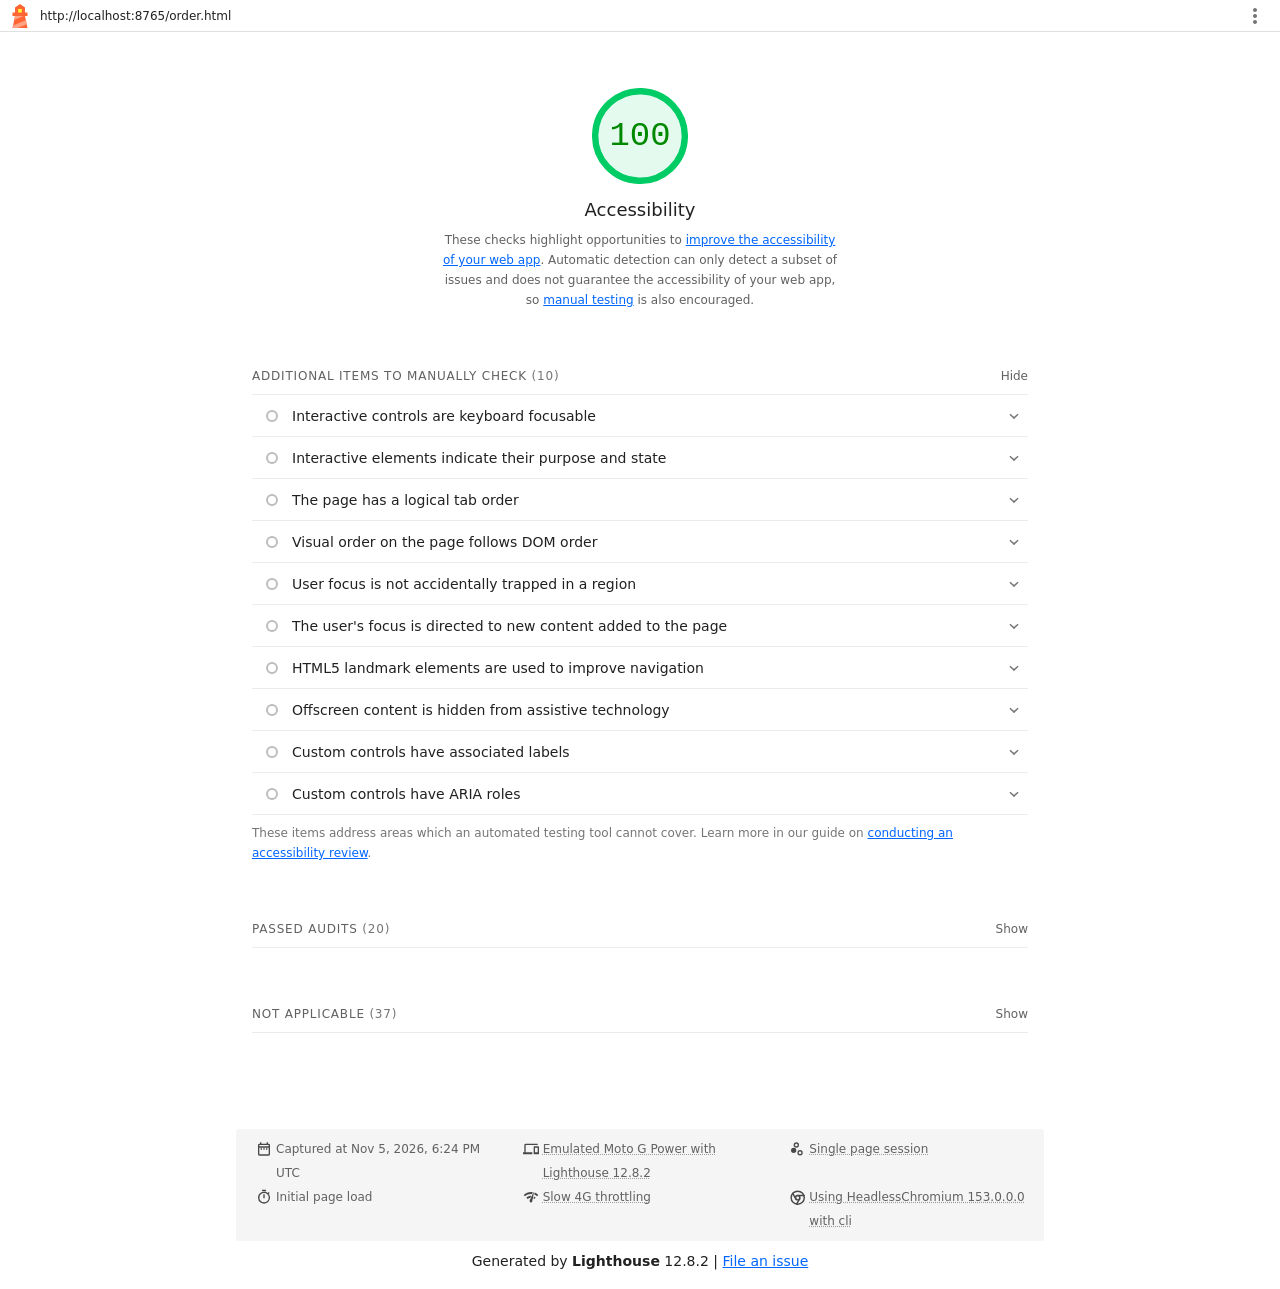
<file: lighthouse/accessibility-report-order.html>
<!--
@license
Copyright 2018 Google LLC
SPDX-License-Identifier: Apache-2.0
-->
<!doctype html>
<html lang="en">
<head>
  <meta charset="utf-8">
  <meta name="viewport" content="width=device-width, initial-scale=1, minimum-scale=1">
  <link rel="icon" href='data:image/svg+xml;utf8,<svg fill="none" xmlns="http://www.w3.org/2000/svg" viewBox="0 0 48 48"><path d="m14 7 10-7 10 7v10h5v7h-5l5 24H9l5-24H9v-7h5V7Z" fill="%23F63"/><path d="M31.561 24H14l-1.689 8.105L31.561 24ZM18.983 48H9l1.022-4.907L35.723 32.27l1.663 7.98L18.983 48Z" fill="%23FFA385"/><path fill="%23FF3" d="M20.5 10h7v7h-7z"/></svg>'>
  <title>Lighthouse Report</title>
  <style>body {margin: 0}</style>
</head>
<body>
  <noscript>Lighthouse report requires JavaScript. Please enable.</noscript>

  <div id="lh-log"></div>

  <script>window.__LIGHTHOUSE_JSON__ = {"lighthouseVersion":"12.8.2","requestedUrl":"http://localhost:8765/order.html","mainDocumentUrl":"http://localhost:8765/order.html","finalDisplayedUrl":"http://localhost:8765/order.html","finalUrl":"http://localhost:8765/order.html","fetchTime":"2026-11-05T18:24:14.746Z","gatherMode":"navigation","runWarnings":[],"userAgent":"Mozilla/5.0 (X11; Linux x86_64) AppleWebKit/537.36 (KHTML, like Gecko) HeadlessChrome/153.0.0.0 Safari/537.36","environment":{"networkUserAgent":"Mozilla/5.0 (Linux; Android 11; moto g power (2022)) AppleWebKit/537.36 (KHTML, like Gecko) Chrome/136.0.0.0 Mobile Safari/537.36","hostUserAgent":"Mozilla/5.0 (X11; Linux x86_64) AppleWebKit/537.36 (KHTML, like Gecko) HeadlessChrome/153.0.0.0 Safari/537.36","benchmarkIndex":3114.5,"credits":{"axe-core":"4.14.0"}},"audits":{"accesskeys":{"id":"accesskeys","title":"`[accesskey]` values are unique","description":"Access keys let users quickly focus a part of the page. For proper navigation, each access key must be unique. [Learn more about access keys](https://dequeuniversity.com/rules/axe/4.10/accesskeys).","score":null,"scoreDisplayMode":"notApplicable"},"aria-allowed-attr":{"id":"aria-allowed-attr","title":"`[aria-*]` attributes match their roles","description":"Each ARIA `role` supports a specific subset of `aria-*` attributes. Mismatching these invalidates the `aria-*` attributes. [Learn how to match ARIA attributes to their roles](https://dequeuniversity.com/rules/axe/4.10/aria-allowed-attr).","score":1,"scoreDisplayMode":"binary","details":{"type":"table","headings":[{"key":"node","valueType":"node","subItemsHeading":{"key":"relatedNode","valueType":"node"},"label":"Failing Elements"}],"items":[]}},"aria-allowed-role":{"id":"aria-allowed-role","title":"Uses ARIA roles only on compatible elements","description":"Many HTML elements can only be assigned certain ARIA roles. Using ARIA roles where they are not allowed can interfere with the accessibility of the web page. [Learn more about ARIA roles](https://dequeuniversity.com/rules/axe/4.10/aria-allowed-role).","score":null,"scoreDisplayMode":"notApplicable"},"aria-command-name":{"id":"aria-command-name","title":"`button`, `link`, and `menuitem` elements have accessible names","description":"When an element doesn't have an accessible name, screen readers announce it with a generic name, making it unusable for users who rely on screen readers. [Learn how to make command elements more accessible](https://dequeuniversity.com/rules/axe/4.10/aria-command-name).","score":null,"scoreDisplayMode":"notApplicable"},"aria-conditional-attr":{"id":"aria-conditional-attr","title":"ARIA attributes are used as specified for the element's role","description":"Some ARIA attributes are only allowed on an element under certain conditions. [Learn more about conditional ARIA attributes](https://dequeuniversity.com/rules/axe/4.10/aria-conditional-attr).","score":1,"scoreDisplayMode":"binary","details":{"type":"table","headings":[{"key":"node","valueType":"node","subItemsHeading":{"key":"relatedNode","valueType":"node"},"label":"Failing Elements"}],"items":[]}},"aria-deprecated-role":{"id":"aria-deprecated-role","title":"Deprecated ARIA roles were not used","description":"Deprecated ARIA roles may not be processed correctly by assistive technology. [Learn more about deprecated ARIA roles](https://dequeuniversity.com/rules/axe/4.10/aria-deprecated-role).","score":null,"scoreDisplayMode":"notApplicable"},"aria-dialog-name":{"id":"aria-dialog-name","title":"Elements with `role=\"dialog\"` or `role=\"alertdialog\"` have accessible names.","description":"ARIA dialog elements without accessible names may prevent screen readers users from discerning the purpose of these elements. [Learn how to make ARIA dialog elements more accessible](https://dequeuniversity.com/rules/axe/4.10/aria-dialog-name).","score":null,"scoreDisplayMode":"notApplicable"},"aria-hidden-body":{"id":"aria-hidden-body","title":"`[aria-hidden=\"true\"]` is not present on the document `\u003cbody>`","description":"Assistive technologies, like screen readers, work inconsistently when `aria-hidden=\"true\"` is set on the document `\u003cbody>`. [Learn how `aria-hidden` affects the document body](https://dequeuniversity.com/rules/axe/4.10/aria-hidden-body).","score":1,"scoreDisplayMode":"binary","details":{"type":"table","headings":[{"key":"node","valueType":"node","subItemsHeading":{"key":"relatedNode","valueType":"node"},"label":"Failing Elements"}],"items":[]}},"aria-hidden-focus":{"id":"aria-hidden-focus","title":"`[aria-hidden=\"true\"]` elements do not contain focusable descendents","description":"Focusable descendents within an `[aria-hidden=\"true\"]` element prevent those interactive elements from being available to users of assistive technologies like screen readers. [Learn how `aria-hidden` affects focusable elements](https://dequeuniversity.com/rules/axe/4.10/aria-hidden-focus).","score":null,"scoreDisplayMode":"notApplicable"},"aria-input-field-name":{"id":"aria-input-field-name","title":"ARIA input fields have accessible names","description":"When an input field doesn't have an accessible name, screen readers announce it with a generic name, making it unusable for users who rely on screen readers. [Learn more about input field labels](https://dequeuniversity.com/rules/axe/4.10/aria-input-field-name).","score":null,"scoreDisplayMode":"notApplicable"},"aria-meter-name":{"id":"aria-meter-name","title":"ARIA `meter` elements have accessible names","description":"When a meter element doesn't have an accessible name, screen readers announce it with a generic name, making it unusable for users who rely on screen readers. [Learn how to name `meter` elements](https://dequeuniversity.com/rules/axe/4.10/aria-meter-name).","score":null,"scoreDisplayMode":"notApplicable"},"aria-progressbar-name":{"id":"aria-progressbar-name","title":"ARIA `progressbar` elements have accessible names","description":"When a `progressbar` element doesn't have an accessible name, screen readers announce it with a generic name, making it unusable for users who rely on screen readers. [Learn how to label `progressbar` elements](https://dequeuniversity.com/rules/axe/4.10/aria-progressbar-name).","score":null,"scoreDisplayMode":"notApplicable"},"aria-prohibited-attr":{"id":"aria-prohibited-attr","title":"Elements use only permitted ARIA attributes","description":"Using ARIA attributes in roles where they are prohibited can mean that important information is not communicated to users of assistive technologies. [Learn more about prohibited ARIA roles](https://dequeuniversity.com/rules/axe/4.10/aria-prohibited-attr).","score":1,"scoreDisplayMode":"binary","details":{"type":"table","headings":[{"key":"node","valueType":"node","subItemsHeading":{"key":"relatedNode","valueType":"node"},"label":"Failing Elements"}],"items":[]}},"aria-required-attr":{"id":"aria-required-attr","title":"`[role]`s have all required `[aria-*]` attributes","description":"Some ARIA roles have required attributes that describe the state of the element to screen readers. [Learn more about roles and required attributes](https://dequeuniversity.com/rules/axe/4.10/aria-required-attr).","score":null,"scoreDisplayMode":"notApplicable"},"aria-required-children":{"id":"aria-required-children","title":"Elements with an ARIA `[role]` that require children to contain a specific `[role]` have all required children.","description":"Some ARIA parent roles must contain specific child roles to perform their intended accessibility functions. [Learn more about roles and required children elements](https://dequeuniversity.com/rules/axe/4.10/aria-required-children).","score":null,"scoreDisplayMode":"notApplicable"},"aria-required-parent":{"id":"aria-required-parent","title":"`[role]`s are contained by their required parent element","description":"Some ARIA child roles must be contained by specific parent roles to properly perform their intended accessibility functions. [Learn more about ARIA roles and required parent element](https://dequeuniversity.com/rules/axe/4.10/aria-required-parent).","score":null,"scoreDisplayMode":"notApplicable"},"aria-roles":{"id":"aria-roles","title":"`[role]` values are valid","description":"ARIA roles must have valid values in order to perform their intended accessibility functions. [Learn more about valid ARIA roles](https://dequeuniversity.com/rules/axe/4.10/aria-roles).","score":null,"scoreDisplayMode":"notApplicable"},"aria-text":{"id":"aria-text","title":"Elements with the `role=text` attribute do not have focusable descendents.","description":"Adding `role=text` around a text node split by markup enables VoiceOver to treat it as one phrase, but the element's focusable descendents will not be announced. [Learn more about the `role=text` attribute](https://dequeuniversity.com/rules/axe/4.10/aria-text).","score":null,"scoreDisplayMode":"notApplicable"},"aria-toggle-field-name":{"id":"aria-toggle-field-name","title":"ARIA toggle fields have accessible names","description":"When a toggle field doesn't have an accessible name, screen readers announce it with a generic name, making it unusable for users who rely on screen readers. [Learn more about toggle fields](https://dequeuniversity.com/rules/axe/4.10/aria-toggle-field-name).","score":null,"scoreDisplayMode":"notApplicable"},"aria-tooltip-name":{"id":"aria-tooltip-name","title":"ARIA `tooltip` elements have accessible names","description":"When a tooltip element doesn't have an accessible name, screen readers announce it with a generic name, making it unusable for users who rely on screen readers. [Learn how to name `tooltip` elements](https://dequeuniversity.com/rules/axe/4.10/aria-tooltip-name).","score":null,"scoreDisplayMode":"notApplicable"},"aria-treeitem-name":{"id":"aria-treeitem-name","title":"ARIA `treeitem` elements have accessible names","description":"When a `treeitem` element doesn't have an accessible name, screen readers announce it with a generic name, making it unusable for users who rely on screen readers. [Learn more about labeling `treeitem` elements](https://dequeuniversity.com/rules/axe/4.10/aria-treeitem-name).","score":null,"scoreDisplayMode":"notApplicable"},"aria-valid-attr-value":{"id":"aria-valid-attr-value","title":"`[aria-*]` attributes have valid values","description":"Assistive technologies, like screen readers, can't interpret ARIA attributes with invalid values. [Learn more about valid values for ARIA attributes](https://dequeuniversity.com/rules/axe/4.10/aria-valid-attr-value).","score":1,"scoreDisplayMode":"binary","details":{"type":"table","headings":[{"key":"node","valueType":"node","subItemsHeading":{"key":"relatedNode","valueType":"node"},"label":"Failing Elements"}],"items":[]}},"aria-valid-attr":{"id":"aria-valid-attr","title":"`[aria-*]` attributes are valid and not misspelled","description":"Assistive technologies, like screen readers, can't interpret ARIA attributes with invalid names. [Learn more about valid ARIA attributes](https://dequeuniversity.com/rules/axe/4.10/aria-valid-attr).","score":1,"scoreDisplayMode":"binary","details":{"type":"table","headings":[{"key":"node","valueType":"node","subItemsHeading":{"key":"relatedNode","valueType":"node"},"label":"Failing Elements"}],"items":[]}},"button-name":{"id":"button-name","title":"Buttons have an accessible name","description":"When a button doesn't have an accessible name, screen readers announce it as \"button\", making it unusable for users who rely on screen readers. [Learn how to make buttons more accessible](https://dequeuniversity.com/rules/axe/4.10/button-name).","score":1,"scoreDisplayMode":"binary","details":{"type":"table","headings":[{"key":"node","valueType":"node","subItemsHeading":{"key":"relatedNode","valueType":"node"},"label":"Failing Elements"}],"items":[]}},"bypass":{"id":"bypass","title":"The page contains a heading, skip link, or landmark region","description":"Adding ways to bypass repetitive content lets keyboard users navigate the page more efficiently. [Learn more about bypass blocks](https://dequeuniversity.com/rules/axe/4.10/bypass).","score":null,"scoreDisplayMode":"notApplicable"},"color-contrast":{"id":"color-contrast","title":"Background and foreground colors have a sufficient contrast ratio","description":"Low-contrast text is difficult or impossible for many users to read. [Learn how to provide sufficient color contrast](https://dequeuniversity.com/rules/axe/4.10/color-contrast).","score":1,"scoreDisplayMode":"binary","details":{"type":"table","headings":[{"key":"node","valueType":"node","subItemsHeading":{"key":"relatedNode","valueType":"node"},"label":"Failing Elements"}],"items":[]}},"definition-list":{"id":"definition-list","title":"`\u003cdl>`'s contain only properly-ordered `\u003cdt>` and `\u003cdd>` groups, `\u003cscript>`, `\u003ctemplate>` or `\u003cdiv>` elements.","description":"When definition lists are not properly marked up, screen readers may produce confusing or inaccurate output. [Learn how to structure definition lists correctly](https://dequeuniversity.com/rules/axe/4.10/definition-list).","score":null,"scoreDisplayMode":"notApplicable"},"dlitem":{"id":"dlitem","title":"Definition list items are wrapped in `\u003cdl>` elements","description":"Definition list items (`\u003cdt>` and `\u003cdd>`) must be wrapped in a parent `\u003cdl>` element to ensure that screen readers can properly announce them. [Learn how to structure definition lists correctly](https://dequeuniversity.com/rules/axe/4.10/dlitem).","score":null,"scoreDisplayMode":"notApplicable"},"document-title":{"id":"document-title","title":"Document has a `\u003ctitle>` element","description":"The title gives screen reader users an overview of the page, and search engine users rely on it heavily to determine if a page is relevant to their search. [Learn more about document titles](https://dequeuniversity.com/rules/axe/4.10/document-title).","score":1,"scoreDisplayMode":"binary","details":{"type":"table","headings":[{"key":"node","valueType":"node","subItemsHeading":{"key":"relatedNode","valueType":"node"},"label":"Failing Elements"}],"items":[]}},"duplicate-id-aria":{"id":"duplicate-id-aria","title":"ARIA IDs are unique","description":"The value of an ARIA ID must be unique to prevent other instances from being overlooked by assistive technologies. [Learn how to fix duplicate ARIA IDs](https://dequeuniversity.com/rules/axe/4.10/duplicate-id-aria).","score":null,"scoreDisplayMode":"notApplicable"},"empty-heading":{"id":"empty-heading","title":"All heading elements contain content.","description":"A heading with no content or inaccessible text prevent screen reader users from accessing information on the page's structure. [Learn more about headings](https://dequeuniversity.com/rules/axe/4.10/empty-heading).","score":null,"scoreDisplayMode":"notApplicable"},"form-field-multiple-labels":{"id":"form-field-multiple-labels","title":"No form fields have multiple labels","description":"Form fields with multiple labels can be confusingly announced by assistive technologies like screen readers which use either the first, the last, or all of the labels. [Learn how to use form labels](https://dequeuniversity.com/rules/axe/4.10/form-field-multiple-labels).","score":null,"scoreDisplayMode":"notApplicable"},"frame-title":{"id":"frame-title","title":"`\u003cframe>` or `\u003ciframe>` elements have a title","description":"Screen reader users rely on frame titles to describe the contents of frames. [Learn more about frame titles](https://dequeuniversity.com/rules/axe/4.10/frame-title).","score":null,"scoreDisplayMode":"notApplicable"},"heading-order":{"id":"heading-order","title":"Heading elements appear in a sequentially-descending order","description":"Properly ordered headings that do not skip levels convey the semantic structure of the page, making it easier to navigate and understand when using assistive technologies. [Learn more about heading order](https://dequeuniversity.com/rules/axe/4.10/heading-order).","score":1,"scoreDisplayMode":"binary","details":{"type":"table","headings":[{"key":"node","valueType":"node","subItemsHeading":{"key":"relatedNode","valueType":"node"},"label":"Failing Elements"}],"items":[]}},"html-has-lang":{"id":"html-has-lang","title":"`\u003chtml>` element has a `[lang]` attribute","description":"If a page doesn't specify a `lang` attribute, a screen reader assumes that the page is in the default language that the user chose when setting up the screen reader. If the page isn't actually in the default language, then the screen reader might not announce the page's text correctly. [Learn more about the `lang` attribute](https://dequeuniversity.com/rules/axe/4.10/html-has-lang).","score":1,"scoreDisplayMode":"binary","details":{"type":"table","headings":[{"key":"node","valueType":"node","subItemsHeading":{"key":"relatedNode","valueType":"node"},"label":"Failing Elements"}],"items":[]}},"html-lang-valid":{"id":"html-lang-valid","title":"`\u003chtml>` element has a valid value for its `[lang]` attribute","description":"Specifying a valid [BCP 47 language](https://www.w3.org/International/questions/qa-choosing-language-tags#question) helps screen readers announce text properly. [Learn how to use the `lang` attribute](https://dequeuniversity.com/rules/axe/4.10/html-lang-valid).","score":1,"scoreDisplayMode":"binary","details":{"type":"table","headings":[{"key":"node","valueType":"node","subItemsHeading":{"key":"relatedNode","valueType":"node"},"label":"Failing Elements"}],"items":[]}},"html-xml-lang-mismatch":{"id":"html-xml-lang-mismatch","title":"`\u003chtml>` element has an `[xml:lang]` attribute with the same base language as the `[lang]` attribute.","description":"If the webpage does not specify a consistent language, then the screen reader might not announce the page's text correctly. [Learn more about the `lang` attribute](https://dequeuniversity.com/rules/axe/4.10/html-xml-lang-mismatch).","score":null,"scoreDisplayMode":"notApplicable"},"identical-links-same-purpose":{"id":"identical-links-same-purpose","title":"Identical links have the same purpose.","description":"Links with the same destination should have the same description, to help users understand the link's purpose and decide whether to follow it. [Learn more about identical links](https://dequeuniversity.com/rules/axe/4.10/identical-links-same-purpose).","score":null,"scoreDisplayMode":"notApplicable"},"image-alt":{"id":"image-alt","title":"Image elements have `[alt]` attributes","description":"Informative elements should aim for short, descriptive alternate text. Decorative elements can be ignored with an empty alt attribute. [Learn more about the `alt` attribute](https://dequeuniversity.com/rules/axe/4.10/image-alt).","score":null,"scoreDisplayMode":"notApplicable"},"image-redundant-alt":{"id":"image-redundant-alt","title":"Image elements do not have `[alt]` attributes that are redundant text.","description":"Informative elements should aim for short, descriptive alternative text. Alternative text that is exactly the same as the text adjacent to the link or image is potentially confusing for screen reader users, because the text will be read twice. [Learn more about the `alt` attribute](https://dequeuniversity.com/rules/axe/4.10/image-redundant-alt).","score":null,"scoreDisplayMode":"notApplicable"},"input-button-name":{"id":"input-button-name","title":"Input buttons have discernible text.","description":"Adding discernable and accessible text to input buttons may help screen reader users understand the purpose of the input button. [Learn more about input buttons](https://dequeuniversity.com/rules/axe/4.10/input-button-name).","score":null,"scoreDisplayMode":"notApplicable"},"input-image-alt":{"id":"input-image-alt","title":"`\u003cinput type=\"image\">` elements have `[alt]` text","description":"When an image is being used as an `\u003cinput>` button, providing alternative text can help screen reader users understand the purpose of the button. [Learn about input image alt text](https://dequeuniversity.com/rules/axe/4.10/input-image-alt).","score":null,"scoreDisplayMode":"notApplicable"},"label-content-name-mismatch":{"id":"label-content-name-mismatch","title":"Elements with visible text labels have matching accessible names.","description":"Visible text labels that do not match the accessible name can result in a confusing experience for screen reader users. [Learn more about accessible names](https://dequeuniversity.com/rules/axe/4.10/label-content-name-mismatch).","score":null,"scoreDisplayMode":"notApplicable"},"label":{"id":"label","title":"Form elements have associated labels","description":"Labels ensure that form controls are announced properly by assistive technologies, like screen readers. [Learn more about form element labels](https://dequeuniversity.com/rules/axe/4.10/label).","score":1,"scoreDisplayMode":"binary","details":{"type":"table","headings":[{"key":"node","valueType":"node","subItemsHeading":{"key":"relatedNode","valueType":"node"},"label":"Failing Elements"}],"items":[]}},"landmark-one-main":{"id":"landmark-one-main","title":"Document has a main landmark.","description":"One main landmark helps screen reader users navigate a web page. [Learn more about landmarks](https://dequeuniversity.com/rules/axe/4.10/landmark-one-main).","score":null,"scoreDisplayMode":"notApplicable"},"link-name":{"id":"link-name","title":"Links have a discernible name","description":"Link text (and alternate text for images, when used as links) that is discernible, unique, and focusable improves the navigation experience for screen reader users. [Learn how to make links accessible](https://dequeuniversity.com/rules/axe/4.10/link-name).","score":1,"scoreDisplayMode":"binary","details":{"type":"table","headings":[{"key":"node","valueType":"node","subItemsHeading":{"key":"relatedNode","valueType":"node"},"label":"Failing Elements"}],"items":[]}},"link-in-text-block":{"id":"link-in-text-block","title":"Links are distinguishable without relying on color.","description":"Low-contrast text is difficult or impossible for many users to read. Link text that is discernible improves the experience for users with low vision. [Learn how to make links distinguishable](https://dequeuniversity.com/rules/axe/4.10/link-in-text-block).","score":null,"scoreDisplayMode":"notApplicable"},"list":{"id":"list","title":"Lists contain only `\u003cli>` elements and script supporting elements (`\u003cscript>` and `\u003ctemplate>`).","description":"Screen readers have a specific way of announcing lists. Ensuring proper list structure aids screen reader output. [Learn more about proper list structure](https://dequeuniversity.com/rules/axe/4.10/list).","score":1,"scoreDisplayMode":"binary","details":{"type":"table","headings":[{"key":"node","valueType":"node","subItemsHeading":{"key":"relatedNode","valueType":"node"},"label":"Failing Elements"}],"items":[]}},"listitem":{"id":"listitem","title":"List items (`\u003cli>`) are contained within `\u003cul>`, `\u003col>` or `\u003cmenu>` parent elements","description":"Screen readers require list items (`\u003cli>`) to be contained within a parent `\u003cul>`, `\u003col>` or `\u003cmenu>` to be announced properly. [Learn more about proper list structure](https://dequeuniversity.com/rules/axe/4.10/listitem).","score":1,"scoreDisplayMode":"binary","details":{"type":"table","headings":[{"key":"node","valueType":"node","subItemsHeading":{"key":"relatedNode","valueType":"node"},"label":"Failing Elements"}],"items":[]}},"meta-refresh":{"id":"meta-refresh","title":"The document does not use `\u003cmeta http-equiv=\"refresh\">`","description":"Users do not expect a page to refresh automatically, and doing so will move focus back to the top of the page. This may create a frustrating or confusing experience. [Learn more about the refresh meta tag](https://dequeuniversity.com/rules/axe/4.10/meta-refresh).","score":null,"scoreDisplayMode":"notApplicable"},"meta-viewport":{"id":"meta-viewport","title":"`[user-scalable=\"no\"]` is not used in the `\u003cmeta name=\"viewport\">` element and the `[maximum-scale]` attribute is not less than 5.","description":"Disabling zooming is problematic for users with low vision who rely on screen magnification to properly see the contents of a web page. [Learn more about the viewport meta tag](https://dequeuniversity.com/rules/axe/4.10/meta-viewport).","score":1,"scoreDisplayMode":"binary","details":{"type":"table","headings":[{"key":"node","valueType":"node","subItemsHeading":{"key":"relatedNode","valueType":"node"},"label":"Failing Elements"}],"items":[]}},"object-alt":{"id":"object-alt","title":"`\u003cobject>` elements have alternate text","description":"Screen readers cannot translate non-text content. Adding alternate text to `\u003cobject>` elements helps screen readers convey meaning to users. [Learn more about alt text for `object` elements](https://dequeuniversity.com/rules/axe/4.10/object-alt).","score":null,"scoreDisplayMode":"notApplicable"},"select-name":{"id":"select-name","title":"Select elements have associated label elements.","description":"Form elements without effective labels can create frustrating experiences for screen reader users. [Learn more about the `select` element](https://dequeuniversity.com/rules/axe/4.10/select-name).","score":1,"scoreDisplayMode":"binary","details":{"type":"table","headings":[{"key":"node","valueType":"node","subItemsHeading":{"key":"relatedNode","valueType":"node"},"label":"Failing Elements"}],"items":[]}},"skip-link":{"id":"skip-link","title":"Skip links are focusable.","description":"Including a skip link can help users skip to the main content to save time. [Learn more about skip links](https://dequeuniversity.com/rules/axe/4.10/skip-link).","score":1,"scoreDisplayMode":"binary","details":{"type":"table","headings":[{"key":"node","valueType":"node","subItemsHeading":{"key":"relatedNode","valueType":"node"},"label":"Failing Elements"}],"items":[]}},"tabindex":{"id":"tabindex","title":"No element has a `[tabindex]` value greater than 0","description":"A value greater than 0 implies an explicit navigation ordering. Although technically valid, this often creates frustrating experiences for users who rely on assistive technologies. [Learn more about the `tabindex` attribute](https://dequeuniversity.com/rules/axe/4.10/tabindex).","score":null,"scoreDisplayMode":"notApplicable"},"table-duplicate-name":{"id":"table-duplicate-name","title":"Tables have different content in the summary attribute and `\u003ccaption>`.","description":"The summary attribute should describe the table structure, while `\u003ccaption>` should have the onscreen title. Accurate table mark-up helps users of screen readers. [Learn more about summary and caption](https://dequeuniversity.com/rules/axe/4.10/table-duplicate-name).","score":null,"scoreDisplayMode":"notApplicable"},"table-fake-caption":{"id":"table-fake-caption","title":"Tables use `\u003ccaption>` instead of cells with the `[colspan]` attribute to indicate a caption.","description":"Screen readers have features to make navigating tables easier. Ensuring that tables use the actual caption element instead of cells with the `[colspan]` attribute may improve the experience for screen reader users. [Learn more about captions](https://dequeuniversity.com/rules/axe/4.10/table-fake-caption).","score":null,"scoreDisplayMode":"notApplicable"},"target-size":{"id":"target-size","title":"Touch targets have sufficient size and spacing.","description":"Touch targets with sufficient size and spacing help users who may have difficulty targeting small controls to activate the targets. [Learn more about touch targets](https://dequeuniversity.com/rules/axe/4.10/target-size).","score":1,"scoreDisplayMode":"binary","details":{"type":"table","headings":[{"key":"node","valueType":"node","subItemsHeading":{"key":"relatedNode","valueType":"node"},"label":"Failing Elements"}],"items":[]}},"td-has-header":{"id":"td-has-header","title":"`\u003ctd>` elements in a large `\u003ctable>` have one or more table headers.","description":"Screen readers have features to make navigating tables easier. Ensuring that `\u003ctd>` elements in a large table (3 or more cells in width and height) have an associated table header may improve the experience for screen reader users. [Learn more about table headers](https://dequeuniversity.com/rules/axe/4.10/td-has-header).","score":null,"scoreDisplayMode":"notApplicable"},"td-headers-attr":{"id":"td-headers-attr","title":"Cells in a `\u003ctable>` element that use the `[headers]` attribute refer to table cells within the same table.","description":"Screen readers have features to make navigating tables easier. Ensuring `\u003ctd>` cells using the `[headers]` attribute only refer to other cells in the same table may improve the experience for screen reader users. [Learn more about the `headers` attribute](https://dequeuniversity.com/rules/axe/4.10/td-headers-attr).","score":null,"scoreDisplayMode":"notApplicable"},"th-has-data-cells":{"id":"th-has-data-cells","title":"`\u003cth>` elements and elements with `[role=\"columnheader\"/\"rowheader\"]` have data cells they describe.","description":"Screen readers have features to make navigating tables easier. Ensuring table headers always refer to some set of cells may improve the experience for screen reader users. [Learn more about table headers](https://dequeuniversity.com/rules/axe/4.10/th-has-data-cells).","score":null,"scoreDisplayMode":"notApplicable"},"valid-lang":{"id":"valid-lang","title":"`[lang]` attributes have a valid value","description":"Specifying a valid [BCP 47 language](https://www.w3.org/International/questions/qa-choosing-language-tags#question) on elements helps ensure that text is pronounced correctly by a screen reader. [Learn how to use the `lang` attribute](https://dequeuniversity.com/rules/axe/4.10/valid-lang).","score":null,"scoreDisplayMode":"notApplicable"},"video-caption":{"id":"video-caption","title":"`\u003cvideo>` elements contain a `\u003ctrack>` element with `[kind=\"captions\"]`","description":"When a video provides a caption it is easier for deaf and hearing impaired users to access its information. [Learn more about video captions](https://dequeuniversity.com/rules/axe/4.10/video-caption).","score":null,"scoreDisplayMode":"notApplicable"},"custom-controls-labels":{"id":"custom-controls-labels","title":"Custom controls have associated labels","description":"Custom interactive controls have associated labels, provided by aria-label or aria-labelledby. [Learn more about custom controls and labels](https://developer.chrome.com/docs/lighthouse/accessibility/custom-controls-labels/).","score":null,"scoreDisplayMode":"manual"},"custom-controls-roles":{"id":"custom-controls-roles","title":"Custom controls have ARIA roles","description":"Custom interactive controls have appropriate ARIA roles. [Learn how to add roles to custom controls](https://developer.chrome.com/docs/lighthouse/accessibility/custom-control-roles/).","score":null,"scoreDisplayMode":"manual"},"focus-traps":{"id":"focus-traps","title":"User focus is not accidentally trapped in a region","description":"A user can tab into and out of any control or region without accidentally trapping their focus. [Learn how to avoid focus traps](https://developer.chrome.com/docs/lighthouse/accessibility/focus-traps/).","score":null,"scoreDisplayMode":"manual"},"focusable-controls":{"id":"focusable-controls","title":"Interactive controls are keyboard focusable","description":"Custom interactive controls are keyboard focusable and display a focus indicator. [Learn how to make custom controls focusable](https://developer.chrome.com/docs/lighthouse/accessibility/focusable-controls/).","score":null,"scoreDisplayMode":"manual"},"interactive-element-affordance":{"id":"interactive-element-affordance","title":"Interactive elements indicate their purpose and state","description":"Interactive elements, such as links and buttons, should indicate their state and be distinguishable from non-interactive elements. [Learn how to decorate interactive elements with affordance hints](https://developer.chrome.com/docs/lighthouse/accessibility/interactive-element-affordance/).","score":null,"scoreDisplayMode":"manual"},"logical-tab-order":{"id":"logical-tab-order","title":"The page has a logical tab order","description":"Tabbing through the page follows the visual layout. Users cannot focus elements that are offscreen. [Learn more about logical tab ordering](https://developer.chrome.com/docs/lighthouse/accessibility/logical-tab-order/).","score":null,"scoreDisplayMode":"manual"},"managed-focus":{"id":"managed-focus","title":"The user's focus is directed to new content added to the page","description":"If new content, such as a dialog, is added to the page, the user's focus is directed to it. [Learn how to direct focus to new content](https://developer.chrome.com/docs/lighthouse/accessibility/managed-focus/).","score":null,"scoreDisplayMode":"manual"},"offscreen-content-hidden":{"id":"offscreen-content-hidden","title":"Offscreen content is hidden from assistive technology","description":"Offscreen content is hidden with display: none or aria-hidden=true. [Learn how to properly hide offscreen content](https://developer.chrome.com/docs/lighthouse/accessibility/offscreen-content-hidden/).","score":null,"scoreDisplayMode":"manual"},"use-landmarks":{"id":"use-landmarks","title":"HTML5 landmark elements are used to improve navigation","description":"Landmark elements (`\u003cmain>`, `\u003cnav>`, etc.) are used to improve the keyboard navigation of the page for assistive technology. [Learn more about landmark elements](https://developer.chrome.com/docs/lighthouse/accessibility/use-landmarks/).","score":null,"scoreDisplayMode":"manual"},"visual-order-follows-dom":{"id":"visual-order-follows-dom","title":"Visual order on the page follows DOM order","description":"DOM order matches the visual order, improving navigation for assistive technology. [Learn more about DOM and visual ordering](https://developer.chrome.com/docs/lighthouse/accessibility/visual-order-follows-dom/).","score":null,"scoreDisplayMode":"manual"}},"configSettings":{"output":["json","html"],"maxWaitForFcp":30000,"maxWaitForLoad":45000,"pauseAfterFcpMs":1000,"pauseAfterLoadMs":1000,"networkQuietThresholdMs":1000,"cpuQuietThresholdMs":1000,"formFactor":"mobile","throttling":{"rttMs":150,"throughputKbps":1638.4,"requestLatencyMs":562.5,"downloadThroughputKbps":1474.5600000000002,"uploadThroughputKbps":675,"cpuSlowdownMultiplier":4},"throttlingMethod":"simulate","screenEmulation":{"mobile":true,"width":412,"height":823,"deviceScaleFactor":1.75,"disabled":false},"emulatedUserAgent":"Mozilla/5.0 (Linux; Android 11; moto g power (2022)) AppleWebKit/537.36 (KHTML, like Gecko) Chrome/136.0.0.0 Mobile Safari/537.36","auditMode":false,"gatherMode":false,"clearStorageTypes":["file_systems","shader_cache","service_workers","cache_storage"],"disableStorageReset":false,"debugNavigation":false,"channel":"cli","usePassiveGathering":false,"disableFullPageScreenshot":false,"skipAboutBlank":false,"blankPage":"about:blank","ignoreStatusCode":false,"locale":"en-US","blockedUrlPatterns":null,"additionalTraceCategories":null,"extraHeaders":null,"precomputedLanternData":null,"onlyAudits":null,"onlyCategories":["accessibility"],"skipAudits":null},"categories":{"accessibility":{"title":"Accessibility","description":"These checks highlight opportunities to [improve the accessibility of your web app](https://developer.chrome.com/docs/lighthouse/accessibility/). Automatic detection can only detect a subset of issues and does not guarantee the accessibility of your web app, so [manual testing](https://web.dev/articles/how-to-review) is also encouraged.","manualDescription":"These items address areas which an automated testing tool cannot cover. Learn more in our guide on [conducting an accessibility review](https://web.dev/articles/how-to-review).","supportedModes":["navigation","snapshot"],"auditRefs":[{"id":"accesskeys","weight":0,"group":"a11y-navigation"},{"id":"aria-allowed-attr","weight":10,"group":"a11y-aria"},{"id":"aria-allowed-role","weight":0,"group":"a11y-aria"},{"id":"aria-command-name","weight":0,"group":"a11y-aria"},{"id":"aria-conditional-attr","weight":7,"group":"a11y-aria"},{"id":"aria-deprecated-role","weight":0,"group":"a11y-aria"},{"id":"aria-dialog-name","weight":0,"group":"a11y-aria"},{"id":"aria-hidden-body","weight":10,"group":"a11y-aria"},{"id":"aria-hidden-focus","weight":0,"group":"a11y-aria"},{"id":"aria-input-field-name","weight":0,"group":"a11y-aria"},{"id":"aria-meter-name","weight":0,"group":"a11y-aria"},{"id":"aria-progressbar-name","weight":0,"group":"a11y-aria"},{"id":"aria-prohibited-attr","weight":7,"group":"a11y-aria"},{"id":"aria-required-attr","weight":0,"group":"a11y-aria"},{"id":"aria-required-children","weight":0,"group":"a11y-aria"},{"id":"aria-required-parent","weight":0,"group":"a11y-aria"},{"id":"aria-roles","weight":0,"group":"a11y-aria"},{"id":"aria-text","weight":0,"group":"a11y-aria"},{"id":"aria-toggle-field-name","weight":0,"group":"a11y-aria"},{"id":"aria-tooltip-name","weight":0,"group":"a11y-aria"},{"id":"aria-treeitem-name","weight":0,"group":"a11y-aria"},{"id":"aria-valid-attr-value","weight":10,"group":"a11y-aria"},{"id":"aria-valid-attr","weight":10,"group":"a11y-aria"},{"id":"button-name","weight":10,"group":"a11y-names-labels"},{"id":"bypass","weight":0,"group":"a11y-navigation"},{"id":"color-contrast","weight":7,"group":"a11y-color-contrast"},{"id":"definition-list","weight":0,"group":"a11y-tables-lists"},{"id":"dlitem","weight":0,"group":"a11y-tables-lists"},{"id":"document-title","weight":7,"group":"a11y-names-labels"},{"id":"duplicate-id-aria","weight":0,"group":"a11y-aria"},{"id":"form-field-multiple-labels","weight":0,"group":"a11y-names-labels"},{"id":"frame-title","weight":0,"group":"a11y-names-labels"},{"id":"heading-order","weight":3,"group":"a11y-navigation"},{"id":"html-has-lang","weight":7,"group":"a11y-language"},{"id":"html-lang-valid","weight":7,"group":"a11y-language"},{"id":"html-xml-lang-mismatch","weight":0,"group":"a11y-language"},{"id":"image-alt","weight":0,"group":"a11y-names-labels"},{"id":"image-redundant-alt","weight":0,"group":"a11y-names-labels"},{"id":"input-button-name","weight":0,"group":"a11y-names-labels"},{"id":"input-image-alt","weight":0,"group":"a11y-names-labels"},{"id":"label","weight":7,"group":"a11y-names-labels"},{"id":"link-in-text-block","weight":0,"group":"a11y-color-contrast"},{"id":"link-name","weight":7,"group":"a11y-names-labels"},{"id":"list","weight":7,"group":"a11y-tables-lists"},{"id":"listitem","weight":7,"group":"a11y-tables-lists"},{"id":"meta-refresh","weight":0,"group":"a11y-best-practices"},{"id":"meta-viewport","weight":10,"group":"a11y-best-practices"},{"id":"object-alt","weight":0,"group":"a11y-names-labels"},{"id":"select-name","weight":7,"group":"a11y-names-labels"},{"id":"skip-link","weight":3,"group":"a11y-names-labels"},{"id":"tabindex","weight":0,"group":"a11y-navigation"},{"id":"table-duplicate-name","weight":0,"group":"a11y-tables-lists"},{"id":"target-size","weight":7,"group":"a11y-best-practices"},{"id":"td-headers-attr","weight":0,"group":"a11y-tables-lists"},{"id":"th-has-data-cells","weight":0,"group":"a11y-tables-lists"},{"id":"valid-lang","weight":0,"group":"a11y-language"},{"id":"video-caption","weight":0,"group":"a11y-audio-video"},{"id":"focusable-controls","weight":0},{"id":"interactive-element-affordance","weight":0},{"id":"logical-tab-order","weight":0},{"id":"visual-order-follows-dom","weight":0},{"id":"focus-traps","weight":0},{"id":"managed-focus","weight":0},{"id":"use-landmarks","weight":0},{"id":"offscreen-content-hidden","weight":0},{"id":"custom-controls-labels","weight":0},{"id":"custom-controls-roles","weight":0},{"id":"empty-heading","weight":0,"group":"hidden"},{"id":"identical-links-same-purpose","weight":0,"group":"hidden"},{"id":"landmark-one-main","weight":0,"group":"hidden"},{"id":"label-content-name-mismatch","weight":0,"group":"hidden"},{"id":"table-fake-caption","weight":0,"group":"hidden"},{"id":"td-has-header","weight":0,"group":"hidden"}],"id":"accessibility","score":1}},"categoryGroups":{"metrics":{"title":"Metrics"},"insights":{"title":"Insights","description":"These insights are also available in the Chrome DevTools Performance Panel - [record a trace](https://developer.chrome.com/docs/devtools/performance/reference) to view more detailed information."},"diagnostics":{"title":"Diagnostics","description":"More information about the performance of your application. These numbers don't [directly affect](https://developer.chrome.com/docs/lighthouse/performance/performance-scoring/) the Performance score."},"a11y-best-practices":{"title":"Best practices","description":"These items highlight common accessibility best practices."},"a11y-color-contrast":{"title":"Contrast","description":"These are opportunities to improve the legibility of your content."},"a11y-names-labels":{"title":"Names and labels","description":"These are opportunities to improve the semantics of the controls in your application. This may enhance the experience for users of assistive technology, like a screen reader."},"a11y-navigation":{"title":"Navigation","description":"These are opportunities to improve keyboard navigation in your application."},"a11y-aria":{"title":"ARIA","description":"These are opportunities to improve the usage of ARIA in your application which may enhance the experience for users of assistive technology, like a screen reader."},"a11y-language":{"title":"Internationalization and localization","description":"These are opportunities to improve the interpretation of your content by users in different locales."},"a11y-audio-video":{"title":"Audio and video","description":"These are opportunities to provide alternative content for audio and video. This may improve the experience for users with hearing or vision impairments."},"a11y-tables-lists":{"title":"Tables and lists","description":"These are opportunities to improve the experience of reading tabular or list data using assistive technology, like a screen reader."},"seo-mobile":{"title":"Mobile Friendly","description":"Make sure your pages are mobile friendly so users don’t have to pinch or zoom in order to read the content pages. [Learn how to make pages mobile-friendly](https://developers.google.com/search/mobile-sites/)."},"seo-content":{"title":"Content Best Practices","description":"Format your HTML in a way that enables crawlers to better understand your app’s content."},"seo-crawl":{"title":"Crawling and Indexing","description":"To appear in search results, crawlers need access to your app."},"best-practices-trust-safety":{"title":"Trust and Safety"},"best-practices-ux":{"title":"User Experience"},"best-practices-browser-compat":{"title":"Browser Compatibility"},"best-practices-general":{"title":"General"},"hidden":{"title":""}},"stackPacks":[],"entities":[{"name":"localhost","origins":["http://localhost:8765"],"isFirstParty":true,"isUnrecognized":true}],"fullPageScreenshot":{"screenshot":{"data":"[data-uri]","width":412,"height":1481},"nodes":{}},"timing":{"entries":[{"startTime":1023.47,"name":"lh:config","duration":466.32,"entryType":"measure"},{"startTime":1024.72,"name":"lh:config:resolveArtifactsToDefns","duration":33.84,"entryType":"measure"},{"startTime":1489.93,"name":"lh:runner:gather","duration":4871.74,"entryType":"measure"},{"startTime":1578.44,"name":"lh:driver:connect","duration":5.35,"entryType":"measure"},{"startTime":1584.01,"name":"lh:driver:navigate","duration":7.87,"entryType":"measure"},{"startTime":1592.18,"name":"lh:gather:getBenchmarkIndex","duration":1005.72,"entryType":"measure"},{"startTime":2598.19,"name":"lh:gather:getVersion","duration":1,"entryType":"measure"},{"startTime":2599.3,"name":"lh:gather:getDevicePixelRatio","duration":2.15,"entryType":"measure"},{"startTime":2601.86,"name":"lh:prepare:navigationMode","duration":30.68,"entryType":"measure"},{"startTime":2618.86,"name":"lh:storage:clearDataForOrigin","duration":4.97,"entryType":"measure"},{"startTime":2623.94,"name":"lh:storage:clearBrowserCaches","duration":5.84,"entryType":"measure"},{"startTime":2630.9,"name":"lh:gather:prepareThrottlingAndNetwork","duration":1.61,"entryType":"measure"},{"startTime":2646.86,"name":"lh:driver:navigate","duration":2384.19,"entryType":"measure"},{"startTime":5034.24,"name":"lh:computed:NetworkRecords","duration":0.85,"entryType":"measure"},{"startTime":5035.41,"name":"lh:gather:getArtifact:DevtoolsLog","duration":0.02,"entryType":"measure"},{"startTime":5035.44,"name":"lh:gather:getArtifact:Accessibility","duration":191.17,"entryType":"measure"},{"startTime":5227.14,"name":"lh:gather:getArtifact:NetworkUserAgent","duration":0.41,"entryType":"measure"},{"startTime":5227.57,"name":"lh:gather:getArtifact:Stacks","duration":15.97,"entryType":"measure"},{"startTime":5227.67,"name":"lh:gather:collectStacks","duration":15.85,"entryType":"measure"},{"startTime":5243.55,"name":"lh:gather:getArtifact:FullPageScreenshot","duration":1094.94,"entryType":"measure"},{"startTime":6361.87,"name":"lh:runner:audit","duration":121.36,"entryType":"measure"},{"startTime":6361.94,"name":"lh:runner:auditing","duration":120.94,"entryType":"measure"},{"startTime":6362.82,"name":"lh:audit:accesskeys","duration":0.76,"entryType":"measure"},{"startTime":6364.8,"name":"lh:audit:aria-allowed-attr","duration":1.9,"entryType":"measure"},{"startTime":6366.84,"name":"lh:audit:aria-allowed-role","duration":0.48,"entryType":"measure"},{"startTime":6368.49,"name":"lh:audit:aria-command-name","duration":0.58,"entryType":"measure"},{"startTime":6369.21,"name":"lh:audit:aria-conditional-attr","duration":1.95,"entryType":"measure"},{"startTime":6371.31,"name":"lh:audit:aria-deprecated-role","duration":0.49,"entryType":"measure"},{"startTime":6372.08,"name":"lh:audit:aria-dialog-name","duration":0.58,"entryType":"measure"},{"startTime":6372.77,"name":"lh:audit:aria-hidden-body","duration":1.67,"entryType":"measure"},{"startTime":6374.58,"name":"lh:audit:aria-hidden-focus","duration":0.61,"entryType":"measure"},{"startTime":6375.32,"name":"lh:audit:aria-input-field-name","duration":5.43,"entryType":"measure"},{"startTime":6380.9,"name":"lh:audit:aria-meter-name","duration":0.67,"entryType":"measure"},{"startTime":6381.69,"name":"lh:audit:aria-progressbar-name","duration":0.73,"entryType":"measure"},{"startTime":6382.54,"name":"lh:audit:aria-prohibited-attr","duration":2.6,"entryType":"measure"},{"startTime":6385.28,"name":"lh:audit:aria-required-attr","duration":0.84,"entryType":"measure"},{"startTime":6386.25,"name":"lh:audit:aria-required-children","duration":0.69,"entryType":"measure"},{"startTime":6387.09,"name":"lh:audit:aria-required-parent","duration":0.71,"entryType":"measure"},{"startTime":6387.91,"name":"lh:audit:aria-roles","duration":0.78,"entryType":"measure"},{"startTime":6388.84,"name":"lh:audit:aria-text","duration":0.83,"entryType":"measure"},{"startTime":6389.84,"name":"lh:audit:aria-toggle-field-name","duration":0.97,"entryType":"measure"},{"startTime":6390.97,"name":"lh:audit:aria-tooltip-name","duration":0.88,"entryType":"measure"},{"startTime":6392.02,"name":"lh:audit:aria-treeitem-name","duration":0.92,"entryType":"measure"},{"startTime":6393.1,"name":"lh:audit:aria-valid-attr-value","duration":1.61,"entryType":"measure"},{"startTime":6394.83,"name":"lh:audit:aria-valid-attr","duration":1.57,"entryType":"measure"},{"startTime":6396.52,"name":"lh:audit:button-name","duration":1.7,"entryType":"measure"},{"startTime":6398.35,"name":"lh:audit:bypass","duration":7.13,"entryType":"measure"},{"startTime":6405.61,"name":"lh:audit:color-contrast","duration":1.61,"entryType":"measure"},{"startTime":6407.35,"name":"lh:audit:definition-list","duration":1.09,"entryType":"measure"},{"startTime":6408.56,"name":"lh:audit:dlitem","duration":0.94,"entryType":"measure"},{"startTime":6409.62,"name":"lh:audit:document-title","duration":1.7,"entryType":"measure"},{"startTime":6411.43,"name":"lh:audit:duplicate-id-aria","duration":1.47,"entryType":"measure"},{"startTime":6413.05,"name":"lh:audit:empty-heading","duration":1.58,"entryType":"measure"},{"startTime":6414.74,"name":"lh:audit:form-field-multiple-labels","duration":1.51,"entryType":"measure"},{"startTime":6416.37,"name":"lh:audit:frame-title","duration":0.97,"entryType":"measure"},{"startTime":6417.44,"name":"lh:audit:heading-order","duration":1.56,"entryType":"measure"},{"startTime":6419.21,"name":"lh:audit:html-has-lang","duration":7.27,"entryType":"measure"},{"startTime":6426.62,"name":"lh:audit:html-lang-valid","duration":1.49,"entryType":"measure"},{"startTime":6428.23,"name":"lh:audit:html-xml-lang-mismatch","duration":1.02,"entryType":"measure"},{"startTime":6429.37,"name":"lh:audit:identical-links-same-purpose","duration":1.42,"entryType":"measure"},{"startTime":6430.9,"name":"lh:audit:image-alt","duration":0.93,"entryType":"measure"},{"startTime":6431.98,"name":"lh:audit:image-redundant-alt","duration":1.01,"entryType":"measure"},{"startTime":6433.1,"name":"lh:audit:input-button-name","duration":1.01,"entryType":"measure"},{"startTime":6434.22,"name":"lh:audit:input-image-alt","duration":1.05,"entryType":"measure"},{"startTime":6435.38,"name":"lh:audit:label-content-name-mismatch","duration":6.97,"entryType":"measure"},{"startTime":6442.47,"name":"lh:audit:label","duration":1.4,"entryType":"measure"},{"startTime":6444.02,"name":"lh:audit:landmark-one-main","duration":1.34,"entryType":"measure"},{"startTime":6445.47,"name":"lh:audit:link-name","duration":1.47,"entryType":"measure"},{"startTime":6447.09,"name":"lh:audit:link-in-text-block","duration":1.1,"entryType":"measure"},{"startTime":6448.31,"name":"lh:audit:list","duration":1.43,"entryType":"measure"},{"startTime":6449.85,"name":"lh:audit:listitem","duration":1.54,"entryType":"measure"},{"startTime":6451.5,"name":"lh:audit:meta-refresh","duration":1.2,"entryType":"measure"},{"startTime":6452.82,"name":"lh:audit:meta-viewport","duration":6.88,"entryType":"measure"},{"startTime":6459.81,"name":"lh:audit:object-alt","duration":1.19,"entryType":"measure"},{"startTime":6461.11,"name":"lh:audit:select-name","duration":1.41,"entryType":"measure"},{"startTime":6462.63,"name":"lh:audit:skip-link","duration":1.37,"entryType":"measure"},{"startTime":6464.11,"name":"lh:audit:tabindex","duration":1.16,"entryType":"measure"},{"startTime":6465.39,"name":"lh:audit:table-duplicate-name","duration":1.22,"entryType":"measure"},{"startTime":6466.72,"name":"lh:audit:table-fake-caption","duration":1.35,"entryType":"measure"},{"startTime":6468.18,"name":"lh:audit:target-size","duration":1.52,"entryType":"measure"},{"startTime":6469.81,"name":"lh:audit:td-has-header","duration":6.74,"entryType":"measure"},{"startTime":6476.67,"name":"lh:audit:td-headers-attr","duration":1.48,"entryType":"measure"},{"startTime":6478.27,"name":"lh:audit:th-has-data-cells","duration":1.38,"entryType":"measure"},{"startTime":6479.77,"name":"lh:audit:valid-lang","duration":1.38,"entryType":"measure"},{"startTime":6481.26,"name":"lh:audit:video-caption","duration":1.36,"entryType":"measure"},{"startTime":6482.65,"name":"lh:audit:custom-controls-labels","duration":0.08,"entryType":"measure"},{"startTime":6482.73,"name":"lh:audit:custom-controls-roles","duration":0.01,"entryType":"measure"},{"startTime":6482.74,"name":"lh:audit:focus-traps","duration":0.01,"entryType":"measure"},{"startTime":6482.75,"name":"lh:audit:focusable-controls","duration":0.05,"entryType":"measure"},{"startTime":6482.81,"name":"lh:audit:interactive-element-affordance","duration":0.01,"entryType":"measure"},{"startTime":6482.83,"name":"lh:audit:logical-tab-order","duration":0.01,"entryType":"measure"},{"startTime":6482.84,"name":"lh:audit:managed-focus","duration":0.01,"entryType":"measure"},{"startTime":6482.85,"name":"lh:audit:offscreen-content-hidden","duration":0.01,"entryType":"measure"},{"startTime":6482.86,"name":"lh:audit:use-landmarks","duration":0.01,"entryType":"measure"},{"startTime":6482.87,"name":"lh:audit:visual-order-follows-dom","duration":0.01,"entryType":"measure"},{"startTime":6482.89,"name":"lh:runner:generate","duration":0.33,"entryType":"measure"},{"startTime":6483.51,"name":"lh:computed:EntityClassification","duration":1.04,"entryType":"measure"}],"total":4993.099999999999},"i18n":{"rendererFormattedStrings":{"calculatorLink":"See calculator.","collapseView":"Collapse view","crcInitialNavigation":"Initial Navigation","crcLongestDurationLabel":"Maximum critical path latency:","dropdownCopyJSON":"Copy JSON","dropdownDarkTheme":"Toggle Dark Theme","dropdownPrintExpanded":"Print Expanded","dropdownPrintSummary":"Print Summary","dropdownSaveGist":"Save as Gist","dropdownSaveHTML":"Save as HTML","dropdownSaveJSON":"Save as JSON","dropdownViewUnthrottledTrace":"View Unthrottled Trace","dropdownViewer":"Open in Viewer","errorLabel":"Error!","errorMissingAuditInfo":"Report error: no audit information","expandView":"Expand view","firstPartyChipLabel":"1st party","footerIssue":"File an issue","goBackToAudits":"Go back to audits","hide":"Hide","insightsNotice":"Later this year, insights will replace performance audits. [Learn more and provide feedback here](https://github.com/GoogleChrome/lighthouse/discussions/16462).","labDataTitle":"Lab Data","lsPerformanceCategoryDescription":"[Lighthouse](https://developers.google.com/web/tools/lighthouse/) analysis of the current page on an emulated mobile network. Values are estimated and may vary.","manualAuditsGroupTitle":"Additional items to manually check","notApplicableAuditsGroupTitle":"Not applicable","openInANewTabTooltip":"Open in a new tab","opportunityResourceColumnLabel":"Opportunity","opportunitySavingsColumnLabel":"Estimated Savings","passedAuditsGroupTitle":"Passed audits","runtimeAnalysisWindow":"Initial page load","runtimeAnalysisWindowSnapshot":"Point-in-time snapshot","runtimeAnalysisWindowTimespan":"User interactions timespan","runtimeCustom":"Custom throttling","runtimeDesktopEmulation":"Emulated Desktop","runtimeMobileEmulation":"Emulated Moto G Power","runtimeNoEmulation":"No emulation","runtimeSettingsAxeVersion":"Axe version","runtimeSettingsBenchmark":"Unthrottled CPU/Memory Power","runtimeSettingsCPUThrottling":"CPU throttling","runtimeSettingsDevice":"Device","runtimeSettingsNetworkThrottling":"Network throttling","runtimeSettingsScreenEmulation":"Screen emulation","runtimeSettingsUANetwork":"User agent (network)","runtimeSingleLoad":"Single page session","runtimeSingleLoadTooltip":"This data is taken from a single page session, as opposed to field data summarizing many sessions.","runtimeSlow4g":"Slow 4G throttling","runtimeUnknown":"Unknown","show":"Show","showRelevantAudits":"Show audits relevant to:","snippetCollapseButtonLabel":"Collapse snippet","snippetExpandButtonLabel":"Expand snippet","thirdPartyResourcesLabel":"Show 3rd-party resources","throttlingProvided":"Provided by environment","toplevelWarningsMessage":"There were issues affecting this run of Lighthouse:","tryInsights":"Try insights","unattributable":"Unattributable","varianceDisclaimer":"Values are estimated and may vary. The [performance score is calculated](https://developer.chrome.com/docs/lighthouse/performance/performance-scoring/) directly from these metrics.","viewTraceLabel":"View Trace","viewTreemapLabel":"View Treemap","warningAuditsGroupTitle":"Passed audits but with warnings","warningHeader":"Warnings: "},"icuMessagePaths":{"core/audits/accessibility/accesskeys.js | title":["audits.accesskeys.title"],"core/audits/accessibility/accesskeys.js | description":["audits.accesskeys.description"],"core/audits/accessibility/aria-allowed-attr.js | title":["audits[aria-allowed-attr].title"],"core/audits/accessibility/aria-allowed-attr.js | description":["audits[aria-allowed-attr].description"],"core/lib/i18n/i18n.js | columnFailingElem":["audits[aria-allowed-attr].details.headings[0].label","audits[aria-conditional-attr].details.headings[0].label","audits[aria-hidden-body].details.headings[0].label","audits[aria-prohibited-attr].details.headings[0].label","audits[aria-valid-attr-value].details.headings[0].label","audits[aria-valid-attr].details.headings[0].label","audits[button-name].details.headings[0].label","audits[color-contrast].details.headings[0].label","audits[document-title].details.headings[0].label","audits[heading-order].details.headings[0].label","audits[html-has-lang].details.headings[0].label","audits[html-lang-valid].details.headings[0].label","audits.label.details.headings[0].label","audits[link-name].details.headings[0].label","audits.list.details.headings[0].label","audits.listitem.details.headings[0].label","audits[meta-viewport].details.headings[0].label","audits[select-name].details.headings[0].label","audits[skip-link].details.headings[0].label","audits[target-size].details.headings[0].label"],"core/audits/accessibility/aria-allowed-role.js | title":["audits[aria-allowed-role].title"],"core/audits/accessibility/aria-allowed-role.js | description":["audits[aria-allowed-role].description"],"core/audits/accessibility/aria-command-name.js | title":["audits[aria-command-name].title"],"core/audits/accessibility/aria-command-name.js | description":["audits[aria-command-name].description"],"core/audits/accessibility/aria-conditional-attr.js | title":["audits[aria-conditional-attr].title"],"core/audits/accessibility/aria-conditional-attr.js | description":["audits[aria-conditional-attr].description"],"core/audits/accessibility/aria-deprecated-role.js | title":["audits[aria-deprecated-role].title"],"core/audits/accessibility/aria-deprecated-role.js | description":["audits[aria-deprecated-role].description"],"core/audits/accessibility/aria-dialog-name.js | title":["audits[aria-dialog-name].title"],"core/audits/accessibility/aria-dialog-name.js | description":["audits[aria-dialog-name].description"],"core/audits/accessibility/aria-hidden-body.js | title":["audits[aria-hidden-body].title"],"core/audits/accessibility/aria-hidden-body.js | description":["audits[aria-hidden-body].description"],"core/audits/accessibility/aria-hidden-focus.js | title":["audits[aria-hidden-focus].title"],"core/audits/accessibility/aria-hidden-focus.js | description":["audits[aria-hidden-focus].description"],"core/audits/accessibility/aria-input-field-name.js | title":["audits[aria-input-field-name].title"],"core/audits/accessibility/aria-input-field-name.js | description":["audits[aria-input-field-name].description"],"core/audits/accessibility/aria-meter-name.js | title":["audits[aria-meter-name].title"],"core/audits/accessibility/aria-meter-name.js | description":["audits[aria-meter-name].description"],"core/audits/accessibility/aria-progressbar-name.js | title":["audits[aria-progressbar-name].title"],"core/audits/accessibility/aria-progressbar-name.js | description":["audits[aria-progressbar-name].description"],"core/audits/accessibility/aria-prohibited-attr.js | title":["audits[aria-prohibited-attr].title"],"core/audits/accessibility/aria-prohibited-attr.js | description":["audits[aria-prohibited-attr].description"],"core/audits/accessibility/aria-required-attr.js | title":["audits[aria-required-attr].title"],"core/audits/accessibility/aria-required-attr.js | description":["audits[aria-required-attr].description"],"core/audits/accessibility/aria-required-children.js | title":["audits[aria-required-children].title"],"core/audits/accessibility/aria-required-children.js | description":["audits[aria-required-children].description"],"core/audits/accessibility/aria-required-parent.js | title":["audits[aria-required-parent].title"],"core/audits/accessibility/aria-required-parent.js | description":["audits[aria-required-parent].description"],"core/audits/accessibility/aria-roles.js | title":["audits[aria-roles].title"],"core/audits/accessibility/aria-roles.js | description":["audits[aria-roles].description"],"core/audits/accessibility/aria-text.js | title":["audits[aria-text].title"],"core/audits/accessibility/aria-text.js | description":["audits[aria-text].description"],"core/audits/accessibility/aria-toggle-field-name.js | title":["audits[aria-toggle-field-name].title"],"core/audits/accessibility/aria-toggle-field-name.js | description":["audits[aria-toggle-field-name].description"],"core/audits/accessibility/aria-tooltip-name.js | title":["audits[aria-tooltip-name].title"],"core/audits/accessibility/aria-tooltip-name.js | description":["audits[aria-tooltip-name].description"],"core/audits/accessibility/aria-treeitem-name.js | title":["audits[aria-treeitem-name].title"],"core/audits/accessibility/aria-treeitem-name.js | description":["audits[aria-treeitem-name].description"],"core/audits/accessibility/aria-valid-attr-value.js | title":["audits[aria-valid-attr-value].title"],"core/audits/accessibility/aria-valid-attr-value.js | description":["audits[aria-valid-attr-value].description"],"core/audits/accessibility/aria-valid-attr.js | title":["audits[aria-valid-attr].title"],"core/audits/accessibility/aria-valid-attr.js | description":["audits[aria-valid-attr].description"],"core/audits/accessibility/button-name.js | title":["audits[button-name].title"],"core/audits/accessibility/button-name.js | description":["audits[button-name].description"],"core/audits/accessibility/bypass.js | title":["audits.bypass.title"],"core/audits/accessibility/bypass.js | description":["audits.bypass.description"],"core/audits/accessibility/color-contrast.js | title":["audits[color-contrast].title"],"core/audits/accessibility/color-contrast.js | description":["audits[color-contrast].description"],"core/audits/accessibility/definition-list.js | title":["audits[definition-list].title"],"core/audits/accessibility/definition-list.js | description":["audits[definition-list].description"],"core/audits/accessibility/dlitem.js | title":["audits.dlitem.title"],"core/audits/accessibility/dlitem.js | description":["audits.dlitem.description"],"core/audits/accessibility/document-title.js | title":["audits[document-title].title"],"core/audits/accessibility/document-title.js | description":["audits[document-title].description"],"core/audits/accessibility/duplicate-id-aria.js | title":["audits[duplicate-id-aria].title"],"core/audits/accessibility/duplicate-id-aria.js | description":["audits[duplicate-id-aria].description"],"core/audits/accessibility/empty-heading.js | title":["audits[empty-heading].title"],"core/audits/accessibility/empty-heading.js | description":["audits[empty-heading].description"],"core/audits/accessibility/form-field-multiple-labels.js | title":["audits[form-field-multiple-labels].title"],"core/audits/accessibility/form-field-multiple-labels.js | description":["audits[form-field-multiple-labels].description"],"core/audits/accessibility/frame-title.js | title":["audits[frame-title].title"],"core/audits/accessibility/frame-title.js | description":["audits[frame-title].description"],"core/audits/accessibility/heading-order.js | title":["audits[heading-order].title"],"core/audits/accessibility/heading-order.js | description":["audits[heading-order].description"],"core/audits/accessibility/html-has-lang.js | title":["audits[html-has-lang].title"],"core/audits/accessibility/html-has-lang.js | description":["audits[html-has-lang].description"],"core/audits/accessibility/html-lang-valid.js | title":["audits[html-lang-valid].title"],"core/audits/accessibility/html-lang-valid.js | description":["audits[html-lang-valid].description"],"core/audits/accessibility/html-xml-lang-mismatch.js | title":["audits[html-xml-lang-mismatch].title"],"core/audits/accessibility/html-xml-lang-mismatch.js | description":["audits[html-xml-lang-mismatch].description"],"core/audits/accessibility/identical-links-same-purpose.js | title":["audits[identical-links-same-purpose].title"],"core/audits/accessibility/identical-links-same-purpose.js | description":["audits[identical-links-same-purpose].description"],"core/audits/accessibility/image-alt.js | title":["audits[image-alt].title"],"core/audits/accessibility/image-alt.js | description":["audits[image-alt].description"],"core/audits/accessibility/image-redundant-alt.js | title":["audits[image-redundant-alt].title"],"core/audits/accessibility/image-redundant-alt.js | description":["audits[image-redundant-alt].description"],"core/audits/accessibility/input-button-name.js | title":["audits[input-button-name].title"],"core/audits/accessibility/input-button-name.js | description":["audits[input-button-name].description"],"core/audits/accessibility/input-image-alt.js | title":["audits[input-image-alt].title"],"core/audits/accessibility/input-image-alt.js | description":["audits[input-image-alt].description"],"core/audits/accessibility/label-content-name-mismatch.js | title":["audits[label-content-name-mismatch].title"],"core/audits/accessibility/label-content-name-mismatch.js | description":["audits[label-content-name-mismatch].description"],"core/audits/accessibility/label.js | title":["audits.label.title"],"core/audits/accessibility/label.js | description":["audits.label.description"],"core/audits/accessibility/landmark-one-main.js | title":["audits[landmark-one-main].title"],"core/audits/accessibility/landmark-one-main.js | description":["audits[landmark-one-main].description"],"core/audits/accessibility/link-name.js | title":["audits[link-name].title"],"core/audits/accessibility/link-name.js | description":["audits[link-name].description"],"core/audits/accessibility/link-in-text-block.js | title":["audits[link-in-text-block].title"],"core/audits/accessibility/link-in-text-block.js | description":["audits[link-in-text-block].description"],"core/audits/accessibility/list.js | title":["audits.list.title"],"core/audits/accessibility/list.js | description":["audits.list.description"],"core/audits/accessibility/listitem.js | title":["audits.listitem.title"],"core/audits/accessibility/listitem.js | description":["audits.listitem.description"],"core/audits/accessibility/meta-refresh.js | title":["audits[meta-refresh].title"],"core/audits/accessibility/meta-refresh.js | description":["audits[meta-refresh].description"],"core/audits/accessibility/meta-viewport.js | title":["audits[meta-viewport].title"],"core/audits/accessibility/meta-viewport.js | description":["audits[meta-viewport].description"],"core/audits/accessibility/object-alt.js | title":["audits[object-alt].title"],"core/audits/accessibility/object-alt.js | description":["audits[object-alt].description"],"core/audits/accessibility/select-name.js | title":["audits[select-name].title"],"core/audits/accessibility/select-name.js | description":["audits[select-name].description"],"core/audits/accessibility/skip-link.js | title":["audits[skip-link].title"],"core/audits/accessibility/skip-link.js | description":["audits[skip-link].description"],"core/audits/accessibility/tabindex.js | title":["audits.tabindex.title"],"core/audits/accessibility/tabindex.js | description":["audits.tabindex.description"],"core/audits/accessibility/table-duplicate-name.js | title":["audits[table-duplicate-name].title"],"core/audits/accessibility/table-duplicate-name.js | description":["audits[table-duplicate-name].description"],"core/audits/accessibility/table-fake-caption.js | title":["audits[table-fake-caption].title"],"core/audits/accessibility/table-fake-caption.js | description":["audits[table-fake-caption].description"],"core/audits/accessibility/target-size.js | title":["audits[target-size].title"],"core/audits/accessibility/target-size.js | description":["audits[target-size].description"],"core/audits/accessibility/td-has-header.js | title":["audits[td-has-header].title"],"core/audits/accessibility/td-has-header.js | description":["audits[td-has-header].description"],"core/audits/accessibility/td-headers-attr.js | title":["audits[td-headers-attr].title"],"core/audits/accessibility/td-headers-attr.js | description":["audits[td-headers-attr].description"],"core/audits/accessibility/th-has-data-cells.js | title":["audits[th-has-data-cells].title"],"core/audits/accessibility/th-has-data-cells.js | description":["audits[th-has-data-cells].description"],"core/audits/accessibility/valid-lang.js | title":["audits[valid-lang].title"],"core/audits/accessibility/valid-lang.js | description":["audits[valid-lang].description"],"core/audits/accessibility/video-caption.js | title":["audits[video-caption].title"],"core/audits/accessibility/video-caption.js | description":["audits[video-caption].description"],"core/config/default-config.js | a11yCategoryTitle":["categories.accessibility.title"],"core/config/default-config.js | a11yCategoryDescription":["categories.accessibility.description"],"core/config/default-config.js | a11yCategoryManualDescription":["categories.accessibility.manualDescription"],"core/config/default-config.js | metricGroupTitle":["categoryGroups.metrics.title"],"core/config/default-config.js | insightsGroupTitle":["categoryGroups.insights.title"],"core/config/default-config.js | insightsGroupDescription":["categoryGroups.insights.description"],"core/config/default-config.js | diagnosticsGroupTitle":["categoryGroups.diagnostics.title"],"core/config/default-config.js | diagnosticsGroupDescription":["categoryGroups.diagnostics.description"],"core/config/default-config.js | a11yBestPracticesGroupTitle":["categoryGroups[a11y-best-practices].title"],"core/config/default-config.js | a11yBestPracticesGroupDescription":["categoryGroups[a11y-best-practices].description"],"core/config/default-config.js | a11yColorContrastGroupTitle":["categoryGroups[a11y-color-contrast].title"],"core/config/default-config.js | a11yColorContrastGroupDescription":["categoryGroups[a11y-color-contrast].description"],"core/config/default-config.js | a11yNamesLabelsGroupTitle":["categoryGroups[a11y-names-labels].title"],"core/config/default-config.js | a11yNamesLabelsGroupDescription":["categoryGroups[a11y-names-labels].description"],"core/config/default-config.js | a11yNavigationGroupTitle":["categoryGroups[a11y-navigation].title"],"core/config/default-config.js | a11yNavigationGroupDescription":["categoryGroups[a11y-navigation].description"],"core/config/default-config.js | a11yAriaGroupTitle":["categoryGroups[a11y-aria].title"],"core/config/default-config.js | a11yAriaGroupDescription":["categoryGroups[a11y-aria].description"],"core/config/default-config.js | a11yLanguageGroupTitle":["categoryGroups[a11y-language].title"],"core/config/default-config.js | a11yLanguageGroupDescription":["categoryGroups[a11y-language].description"],"core/config/default-config.js | a11yAudioVideoGroupTitle":["categoryGroups[a11y-audio-video].title"],"core/config/default-config.js | a11yAudioVideoGroupDescription":["categoryGroups[a11y-audio-video].description"],"core/config/default-config.js | a11yTablesListsVideoGroupTitle":["categoryGroups[a11y-tables-lists].title"],"core/config/default-config.js | a11yTablesListsVideoGroupDescription":["categoryGroups[a11y-tables-lists].description"],"core/config/default-config.js | seoMobileGroupTitle":["categoryGroups[seo-mobile].title"],"core/config/default-config.js | seoMobileGroupDescription":["categoryGroups[seo-mobile].description"],"core/config/default-config.js | seoContentGroupTitle":["categoryGroups[seo-content].title"],"core/config/default-config.js | seoContentGroupDescription":["categoryGroups[seo-content].description"],"core/config/default-config.js | seoCrawlingGroupTitle":["categoryGroups[seo-crawl].title"],"core/config/default-config.js | seoCrawlingGroupDescription":["categoryGroups[seo-crawl].description"],"core/config/default-config.js | bestPracticesTrustSafetyGroupTitle":["categoryGroups[best-practices-trust-safety].title"],"core/config/default-config.js | bestPracticesUXGroupTitle":["categoryGroups[best-practices-ux].title"],"core/config/default-config.js | bestPracticesBrowserCompatGroupTitle":["categoryGroups[best-practices-browser-compat].title"],"core/config/default-config.js | bestPracticesGeneralGroupTitle":["categoryGroups[best-practices-general].title"]}}};</script>
  <script>"use strict";(()=>{var He=.8999999999999999,Re=.5,Ne=.49999999999999994;function Ue(o){let e=Math.sign(o);o=Math.abs(o);let t=.254829592,n=-.284496736,r=1.421413741,i=-1.453152027,a=1.061405429,s=1/(1+.3275911*o),c=s*(t+s*(n+s*(r+s*(i+s*a))));return e*(1-c*Math.exp(-o*o))}function fe({median:o,p10:e},t){if(o<=0)throw new Error("median must be greater than zero");if(e<=0)throw new Error("p10 must be greater than zero");if(e>=o)throw new Error("p10 must be less than the median");if(t<=0)return 1;let n=.9061938024368232,r=Math.max(Number.MIN_VALUE,t/o),i=Math.log(r),a=Math.max(Number.MIN_VALUE,e/o),l=-Math.log(a),s=i*n/l,c=(1-Ue(s))/2,d;return t<=e?d=Math.max(.9,Math.min(1,c)):t<=o?d=Math.max(Re,Math.min(He,c)):d=Math.max(0,Math.min(Ne,c)),d}var O="\u2026",Ve="\xA0",ve=.9,$e={PASS:{label:"pass",minScore:ve},AVERAGE:{label:"average",minScore:.5},FAIL:{label:"fail"},ERROR:{label:"error"}},Ge=["com","co","gov","edu","ac","org","go","gob","or","net","in","ne","nic","gouv","web","spb","blog","jus","kiev","mil","wi","qc","ca","bel","on"],E=class o{static get RATINGS(){return $e}static get PASS_THRESHOLD(){return ve}static get MS_DISPLAY_VALUE(){return`%10d${Ve}ms`}static getFinalDisplayedUrl(e){if(e.finalDisplayedUrl)return e.finalDisplayedUrl;if(e.finalUrl)return e.finalUrl;throw new Error("Could not determine final displayed URL")}static getMainDocumentUrl(e){return e.mainDocumentUrl||e.finalUrl}static getFullPageScreenshot(e){return e.fullPageScreenshot?e.fullPageScreenshot:e.audits["full-page-screenshot"]?.details}static getEntityFromUrl(e,t){return t&&t.find(r=>r.origins.find(i=>e.startsWith(i)))||o.getPseudoRootDomain(e)}static splitMarkdownCodeSpans(e){let t=[],n=e.split(/`(.*?)`/g);for(let r=0;r<n.length;r++){let i=n[r];if(!i)continue;let a=r%2!==0;t.push({isCode:a,text:i})}return t}static splitMarkdownLink(e){let t=[],n=e.split(/\[([^\]]+?)\]\((https?:\/\/.*?)\)/g);for(;n.length;){let[r,i,a]=n.splice(0,3);r&&t.push({isLink:!1,text:r}),i&&a&&t.push({isLink:!0,text:i,linkHref:a})}return t}static truncate(e,t,n="\u2026"){if(e.length<=t)return e;let i=new Intl.Segmenter(void 0,{granularity:"grapheme"}).segment(e)[Symbol.iterator](),a=0;for(let l=0;l<=t-n.length;l++){let s=i.next();if(s.done)return e;a=s.value.index}for(let l=0;l<n.length;l++)if(i.next().done)return e;return e.slice(0,a)+n}static getURLDisplayName(e,t){t=t||{numPathParts:void 0,preserveQuery:void 0,preserveHost:void 0};let n=t.numPathParts!==void 0?t.numPathParts:2,r=t.preserveQuery!==void 0?t.preserveQuery:!0,i=t.preserveHost||!1,a;if(e.protocol==="about:"||e.protocol==="data:")a=e.href;else{a=e.pathname;let s=a.split("/").filter(c=>c.length);n&&s.length>n&&(a=O+s.slice(-1*n).join("/")),i&&(a=`${e.host}/${a.replace(/^\//,"")}`),r&&(a=`${a}${e.search}`)}let l=64;if(e.protocol!=="data:"&&(a=a.slice(0,200),a=a.replace(/([a-f0-9]{7})[a-f0-9]{13}[a-f0-9]*/g,`$1${O}`),a=a.replace(/([a-zA-Z0-9-_]{9})(?=.*[a-z])(?=.*[A-Z])(?=.*[0-9])[a-zA-Z0-9-_]{10,}/g,`$1${O}`),a=a.replace(/(\d{3})\d{6,}/g,`$1${O}`),a=a.replace(/\u2026+/g,O),a.length>l&&a.includes("?")&&(a=a.replace(/\?([^=]*)(=)?.*/,`?$1$2${O}`),a.length>l&&(a=a.replace(/\?.*/,`?${O}`)))),a.length>l){let s=a.lastIndexOf(".");s>=0?a=a.slice(0,l-1-(a.length-s))+`${O}${a.slice(s)}`:a=a.slice(0,l-1)+O}return a}static getChromeExtensionOrigin(e){let t=new URL(e);return t.protocol+"//"+t.host}static parseURL(e){let t=new URL(e);return{file:o.getURLDisplayName(t),hostname:t.hostname,origin:t.protocol==="chrome-extension:"?o.getChromeExtensionOrigin(e):t.origin}}static createOrReturnURL(e){return e instanceof URL?e:new URL(e)}static getPseudoTld(e){let t=e.split(".").slice(-2);return Ge.includes(t[0])?`.${t.join(".")}`:`.${t[t.length-1]}`}static getPseudoRootDomain(e){let t=o.createOrReturnURL(e).hostname,r=o.getPseudoTld(t).split(".");return t.split(".").slice(-r.length).join(".")}static filterRelevantLines(e,t,n){if(t.length===0)return e.slice(0,n*2+1);let r=3,i=new Set;return t=t.sort((a,l)=>(a.lineNumber||0)-(l.lineNumber||0)),t.forEach(({lineNumber:a})=>{let l=a-n,s=a+n;for(;l<1;)l++,s++;i.has(l-r-1)&&(l-=r);for(let c=l;c<=s;c++){let d=c;i.add(d)}}),e.filter(a=>i.has(a.lineNumber))}static computeLogNormalScore(e,t){let n=fe(e,t);return n>.9&&(n+=.05*(n-.9)),Math.floor(n*100)/100}};function Be(o){let e=o.createFragment(),t=o.createElement("style");t.append(`
    .lh-3p-filter {
      color: var(--color-gray-600);
      float: right;
      padding: 6px var(--stackpack-padding-horizontal);
    }
    .lh-3p-filter-label, .lh-3p-filter-input {
      vertical-align: middle;
      user-select: none;
    }
    .lh-3p-filter-input:disabled + .lh-3p-ui-string {
      text-decoration: line-through;
    }
  `),e.append(t);let n=o.createElement("div","lh-3p-filter"),r=o.createElement("label","lh-3p-filter-label"),i=o.createElement("input","lh-3p-filter-input");i.setAttribute("type","checkbox"),i.setAttribute("checked","");let a=o.createElement("span","lh-3p-ui-string");a.append("Show 3rd party resources");let l=o.createElement("span","lh-3p-filter-count");return r.append(" ",i," ",a," (",l,") "),n.append(" ",r," "),e.append(n),e}function qe(o){let e=o.createFragment(),t=o.createElement("div","lh-audit"),n=o.createElement("details","lh-expandable-details"),r=o.createElement("summary"),i=o.createElement("div","lh-audit__header lh-expandable-details__summary"),a=o.createElement("span","lh-audit__score-icon"),l=o.createElement("span","lh-audit__title-and-text"),s=o.createElement("span","lh-audit__title"),c=o.createElement("span","lh-audit__display-text");l.append(" ",s," ",c," ");let d=o.createElement("div","lh-chevron-container");i.append(" ",a," ",l," ",d," "),r.append(" ",i," ");let h=o.createElement("div","lh-audit__description"),p=o.createElement("div","lh-audit__stackpacks");return n.append(" ",r," ",h," ",p," "),t.append(" ",n," "),e.append(t),e}function je(o){let e=o.createFragment(),t=o.createElement("div","lh-category-header"),n=o.createElement("div","lh-score__gauge");n.setAttribute("role","heading"),n.setAttribute("aria-level","2");let r=o.createElement("div","lh-category-header__description");return t.append(" ",n," ",r," "),e.append(t),e}function We(o){let e=o.createFragment(),t=o.createElementNS("http://www.w3.org/2000/svg","svg","lh-chevron");t.setAttribute("viewBox","0 0 100 100");let n=o.createElementNS("http://www.w3.org/2000/svg","g","lh-chevron__lines"),r=o.createElementNS("http://www.w3.org/2000/svg","path","lh-chevron__line lh-chevron__line-left");r.setAttribute("d","M10 50h40");let i=o.createElementNS("http://www.w3.org/2000/svg","path","lh-chevron__line lh-chevron__line-right");return i.setAttribute("d","M90 50H50"),n.append(" ",r," ",i," "),t.append(" ",n," "),e.append(t),e}function Ke(o){let e=o.createFragment(),t=o.createElement("div","lh-audit-group"),n=o.createElement("details","lh-clump"),r=o.createElement("summary"),i=o.createElement("div","lh-audit-group__summary"),a=o.createElement("div","lh-audit-group__header"),l=o.createElement("span","lh-audit-group__title"),s=o.createElement("span","lh-audit-group__itemcount");a.append(" ",l," ",s," "," "," ");let c=o.createElement("div","lh-clump-toggle"),d=o.createElement("span","lh-clump-toggletext--show"),h=o.createElement("span","lh-clump-toggletext--hide");return c.append(" ",d," ",h," "),i.append(" ",a," ",c," "),r.append(" ",i," "),n.append(" ",r," "),t.append(" "," ",n," "),e.append(t),e}function Ze(o){let e=o.createFragment(),t=o.createElement("div","lh-crc-container"),n=o.createElement("style");n.append(`
      .lh-crc .lh-tree-marker {
        width: 12px;
        height: 26px;
        display: block;
        float: left;
        background-position: top left;
      }
      .lh-crc .lh-horiz-down {
        background: url('data:image/svg+xml;utf8,<svg width="16" height="26" viewBox="0 0 16 26" xmlns="http://www.w3.org/2000/svg"><g fill="%23D8D8D8" fill-rule="evenodd"><path d="M16 12v2H-2v-2z"/><path d="M9 12v14H7V12z"/>\u003c/g>\u003c/svg>');
      }
      .lh-crc .lh-right {
        background: url('data:image/svg+xml;utf8,<svg width="16" height="26" viewBox="0 0 16 26" xmlns="http://www.w3.org/2000/svg"><path d="M16 12v2H0v-2z" fill="%23D8D8D8" fill-rule="evenodd"/>\u003c/svg>');
      }
      .lh-crc .lh-up-right {
        background: url('data:image/svg+xml;utf8,<svg width="16" height="26" viewBox="0 0 16 26" xmlns="http://www.w3.org/2000/svg"><path d="M7 0h2v14H7zm2 12h7v2H9z" fill="%23D8D8D8" fill-rule="evenodd"/>\u003c/svg>');
      }
      .lh-crc .lh-vert-right {
        background: url('data:image/svg+xml;utf8,<svg width="16" height="26" viewBox="0 0 16 26" xmlns="http://www.w3.org/2000/svg"><path d="M7 0h2v27H7zm2 12h7v2H9z" fill="%23D8D8D8" fill-rule="evenodd"/>\u003c/svg>');
      }
      .lh-crc .lh-vert {
        background: url('data:image/svg+xml;utf8,<svg width="16" height="26" viewBox="0 0 16 26" xmlns="http://www.w3.org/2000/svg"><path d="M7 0h2v26H7z" fill="%23D8D8D8" fill-rule="evenodd"/>\u003c/svg>');
      }
      .lh-crc .lh-crc-tree {
        font-size: 14px;
        width: 100%;
        overflow-x: auto;
      }
      .lh-crc .lh-crc-node {
        height: 26px;
        line-height: 26px;
        white-space: nowrap;
      }
      .lh-crc .lh-crc-node__longest {
        color: var(--color-average-secondary);
      }
      .lh-crc .lh-crc-node__tree-value {
        margin-left: 10px;
      }
      .lh-crc .lh-crc-node__tree-value div {
        display: inline;
      }
      .lh-crc .lh-crc-node__chain-duration {
        font-weight: 700;
      }
      .lh-crc .lh-crc-initial-nav {
        color: #595959;
        font-style: italic;
      }
      .lh-crc__summary-value {
        margin-bottom: 10px;
      }
    `);let r=o.createElement("div"),i=o.createElement("div","lh-crc__summary-value"),a=o.createElement("span","lh-crc__longest_duration_label"),l=o.createElement("b","lh-crc__longest_duration");i.append(" ",a," ",l," "),r.append(" ",i," ");let s=o.createElement("div","lh-crc"),c=o.createElement("div","lh-crc-initial-nav");return s.append(" ",c," "," "),t.append(" ",n," ",r," ",s," "),e.append(t),e}function Je(o){let e=o.createFragment(),t=o.createElement("div","lh-crc-node"),n=o.createElement("span","lh-crc-node__tree-marker"),r=o.createElement("span","lh-crc-node__tree-value");return t.append(" ",n," ",r," "),e.append(t),e}function Qe(o){let e=o.createFragment(),t=o.createElement("div","lh-element-screenshot"),n=o.createElement("div","lh-element-screenshot__content"),r=o.createElement("div","lh-element-screenshot__image"),i=o.createElement("div","lh-element-screenshot__mask"),a=o.createElementNS("http://www.w3.org/2000/svg","svg");a.setAttribute("height","0"),a.setAttribute("width","0");let l=o.createElementNS("http://www.w3.org/2000/svg","defs"),s=o.createElementNS("http://www.w3.org/2000/svg","clipPath");s.setAttribute("clipPathUnits","objectBoundingBox"),l.append(" ",s," "," "),a.append(" ",l," "),i.append(" ",a," ");let c=o.createElement("div","lh-element-screenshot__element-marker");return r.append(" ",i," ",c," "),n.append(" ",r," "),t.append(" ",n," "),e.append(t),e}function Ye(o){let e=o.createFragment(),t=o.createElement("div","lh-exp-gauge-component"),n=o.createElement("div","lh-exp-gauge__wrapper");n.setAttribute("target","_blank");let r=o.createElement("div","lh-exp-gauge__svg-wrapper"),i=o.createElementNS("http://www.w3.org/2000/svg","svg","lh-exp-gauge"),a=o.createElementNS("http://www.w3.org/2000/svg","g","lh-exp-gauge__inner"),l=o.createElementNS("http://www.w3.org/2000/svg","circle","lh-exp-gauge__bg"),s=o.createElementNS("http://www.w3.org/2000/svg","circle","lh-exp-gauge__base lh-exp-gauge--faded"),c=o.createElementNS("http://www.w3.org/2000/svg","circle","lh-exp-gauge__arc"),d=o.createElementNS("http://www.w3.org/2000/svg","text","lh-exp-gauge__percentage");a.append(" ",l," ",s," ",c," ",d," ");let h=o.createElementNS("http://www.w3.org/2000/svg","g","lh-exp-gauge__outer"),p=o.createElementNS("http://www.w3.org/2000/svg","circle","lh-cover");h.append(" ",p," ");let g=o.createElementNS("http://www.w3.org/2000/svg","text","lh-exp-gauge__label");return g.setAttribute("text-anchor","middle"),g.setAttribute("x","0"),g.setAttribute("y","60"),i.append(" ",a," ",h," ",g," "),r.append(" ",i," "),n.append(" ",r," "),t.append(" ",n," "),e.append(t),e}function Xe(o){let e=o.createFragment(),t=o.createElement("style");t.append(`
    .lh-footer {
      padding: var(--footer-padding-vertical) calc(var(--default-padding) * 2);
      max-width: var(--report-content-max-width);
      margin: 0 auto;
    }
    .lh-footer .lh-generated {
      text-align: center;
    }
  `),e.append(t);let n=o.createElement("footer","lh-footer"),r=o.createElement("ul","lh-meta__items");r.append(" ");let i=o.createElement("div","lh-generated"),a=o.createElement("b");a.append("Lighthouse");let l=o.createElement("span","lh-footer__version"),s=o.createElement("a","lh-footer__version_issue");return s.setAttribute("href","https://github.com/GoogleChrome/Lighthouse/issues"),s.setAttribute("target","_blank"),s.setAttribute("rel","noopener"),s.append("File an issue"),i.append(" "," Generated by ",a," ",l," | ",s," "),n.append(" ",r," ",i," "),e.append(n),e}function et(o){let e=o.createFragment(),t=o.createElement("a","lh-fraction__wrapper"),n=o.createElement("div","lh-fraction__content-wrapper"),r=o.createElement("div","lh-fraction__content"),i=o.createElement("div","lh-fraction__background");r.append(" ",i," "),n.append(" ",r," ");let a=o.createElement("div","lh-fraction__label");return t.append(" ",n," ",a," "),e.append(t),e}function tt(o){let e=o.createFragment(),t=o.createElement("a","lh-gauge__wrapper"),n=o.createElement("div","lh-gauge__svg-wrapper"),r=o.createElementNS("http://www.w3.org/2000/svg","svg","lh-gauge");r.setAttribute("viewBox","0 0 120 120");let i=o.createElementNS("http://www.w3.org/2000/svg","circle","lh-gauge-base");i.setAttribute("r","56"),i.setAttribute("cx","60"),i.setAttribute("cy","60"),i.setAttribute("stroke-width","8");let a=o.createElementNS("http://www.w3.org/2000/svg","circle","lh-gauge-arc");a.setAttribute("r","56"),a.setAttribute("cx","60"),a.setAttribute("cy","60"),a.setAttribute("stroke-width","8"),r.append(" ",i," ",a," "),n.append(" ",r," ");let l=o.createElement("div","lh-gauge__percentage"),s=o.createElement("div","lh-gauge__label");return t.append(" "," ",n," ",l," "," ",s," "),e.append(t),e}function nt(o){let e=o.createFragment(),t=o.createElement("style");t.append(`
    /* CSS Fireworks. Originally by Eddie Lin
       https://codepen.io/paulirish/pen/yEVMbP
    */
    .lh-pyro {
      display: none;
      z-index: 1;
      pointer-events: none;
    }
    .lh-score100 .lh-pyro {
      display: block;
    }
    .lh-score100 .lh-lighthouse stop:first-child {
      stop-color: hsla(200, 12%, 95%, 0);
    }
    .lh-score100 .lh-lighthouse stop:last-child {
      stop-color: hsla(65, 81%, 76%, 1);
    }

    .lh-pyro > .lh-pyro-before, .lh-pyro > .lh-pyro-after {
      position: absolute;
      width: 5px;
      height: 5px;
      border-radius: 2.5px;
      box-shadow: 0 0 #fff, 0 0 #fff, 0 0 #fff, 0 0 #fff, 0 0 #fff, 0 0 #fff, 0 0 #fff, 0 0 #fff, 0 0 #fff, 0 0 #fff, 0 0 #fff, 0 0 #fff, 0 0 #fff, 0 0 #fff, 0 0 #fff, 0 0 #fff, 0 0 #fff, 0 0 #fff, 0 0 #fff, 0 0 #fff, 0 0 #fff, 0 0 #fff, 0 0 #fff, 0 0 #fff, 0 0 #fff, 0 0 #fff, 0 0 #fff, 0 0 #fff, 0 0 #fff, 0 0 #fff, 0 0 #fff, 0 0 #fff, 0 0 #fff, 0 0 #fff, 0 0 #fff, 0 0 #fff, 0 0 #fff, 0 0 #fff, 0 0 #fff, 0 0 #fff, 0 0 #fff, 0 0 #fff, 0 0 #fff, 0 0 #fff, 0 0 #fff, 0 0 #fff, 0 0 #fff, 0 0 #fff, 0 0 #fff, 0 0 #fff, 0 0 #fff;
      animation: 1s bang ease-out infinite backwards,  1s gravity ease-in infinite backwards,  5s position linear infinite backwards;
      animation-delay: 1s, 1s, 1s;
    }

    .lh-pyro > .lh-pyro-after {
      animation-delay: 2.25s, 2.25s, 2.25s;
      animation-duration: 1.25s, 1.25s, 6.25s;
    }

    @keyframes bang {
      to {
        opacity: 1;
        box-shadow: -70px -115.67px #47ebbc, -28px -99.67px #eb47a4, 58px -31.67px #7eeb47, 13px -141.67px #eb47c5, -19px 6.33px #7347eb, -2px -74.67px #ebd247, 24px -151.67px #eb47e0, 57px -138.67px #b4eb47, -51px -104.67px #479eeb, 62px 8.33px #ebcf47, -93px 0.33px #d547eb, -16px -118.67px #47bfeb, 53px -84.67px #47eb83, 66px -57.67px #eb47bf, -93px -65.67px #91eb47, 30px -13.67px #86eb47, -2px -59.67px #83eb47, -44px 1.33px #eb47eb, 61px -58.67px #47eb73, 5px -22.67px #47e8eb, -66px -28.67px #ebe247, 42px -123.67px #eb5547, -75px 26.33px #7beb47, 15px -52.67px #a147eb, 36px -51.67px #eb8347, -38px -12.67px #eb5547, -46px -59.67px #47eb81, 78px -114.67px #eb47ba, 15px -156.67px #eb47bf, -36px 1.33px #eb4783, -72px -86.67px #eba147, 31px -46.67px #ebe247, -68px 29.33px #47e2eb, -55px 19.33px #ebe047, -56px 27.33px #4776eb, -13px -91.67px #eb5547, -47px -138.67px #47ebc7, -18px -96.67px #eb47ac, 11px -88.67px #4783eb, -67px -28.67px #47baeb, 53px 10.33px #ba47eb, 11px 19.33px #5247eb, -5px -11.67px #eb4791, -68px -4.67px #47eba7, 95px -37.67px #eb478b, -67px -162.67px #eb5d47, -54px -120.67px #eb6847, 49px -12.67px #ebe047, 88px 8.33px #47ebda, 97px 33.33px #eb8147, 6px -71.67px #ebbc47;
      }
    }
    @keyframes gravity {
      from {
        opacity: 1;
      }
      to {
        transform: translateY(80px);
        opacity: 0;
      }
    }
    @keyframes position {
      0%, 19.9% {
        margin-top: 4%;
        margin-left: 47%;
      }
      20%, 39.9% {
        margin-top: 7%;
        margin-left: 30%;
      }
      40%, 59.9% {
        margin-top: 6%;
        margin-left: 70%;
      }
      60%, 79.9% {
        margin-top: 3%;
        margin-left: 20%;
      }
      80%, 99.9% {
        margin-top: 3%;
        margin-left: 80%;
      }
    }
  `),e.append(t);let n=o.createElement("div","lh-header-container"),r=o.createElement("div","lh-scores-wrapper-placeholder");return n.append(" ",r," "),e.append(n),e}function rt(o){let e=o.createFragment(),t=o.createElement("div","lh-metric"),n=o.createElement("div","lh-metric__innerwrap"),r=o.createElement("div","lh-metric__icon"),i=o.createElement("span","lh-metric__title"),a=o.createElement("div","lh-metric__value"),l=o.createElement("div","lh-metric__description");return n.append(" ",r," ",i," ",a," ",l," "),t.append(" ",n," "),e.append(t),e}function ot(o){let e=o.createFragment(),t=o.createElement("div","lh-scorescale"),n=o.createElement("span","lh-scorescale-range lh-scorescale-range--fail");n.append("0\u201349");let r=o.createElement("span","lh-scorescale-range lh-scorescale-range--average");r.append("50\u201389");let i=o.createElement("span","lh-scorescale-range lh-scorescale-range--pass");return i.append("90\u2013100"),t.append(" ",n," ",r," ",i," "),e.append(t),e}function it(o){let e=o.createFragment(),t=o.createElement("style");t.append(`
    .lh-scores-container {
      display: flex;
      flex-direction: column;
      padding: var(--default-padding) 0;
      position: relative;
      width: 100%;
    }

    .lh-sticky-header {
      --gauge-circle-size: var(--gauge-circle-size-sm);
      --plugin-badge-size: 16px;
      --plugin-icon-size: 75%;
      --gauge-wrapper-width: 60px;
      --gauge-percentage-font-size: 13px;
      position: fixed;
      left: 0;
      right: 0;
      top: var(--topbar-height);
      font-weight: 500;
      display: none;
      justify-content: center;
      background-color: var(--sticky-header-background-color);
      border-bottom: 1px solid var(--color-gray-200);
      padding-top: var(--score-container-padding);
      padding-bottom: 4px;
      z-index: 2;
      pointer-events: none;
    }

    .lh-devtools .lh-sticky-header {
      /* The report within DevTools is placed in a container with overflow, which changes the placement of this header unless we change \`position\` to \`sticky.\` */
      position: sticky;
    }

    .lh-sticky-header--visible {
      display: grid;
      grid-auto-flow: column;
      pointer-events: auto;
    }

    /* Disable the gauge arc animation for the sticky header, so toggling display: none
       does not play the animation. */
    .lh-sticky-header .lh-gauge-arc {
      animation: none;
    }

    .lh-sticky-header .lh-gauge__label,
    .lh-sticky-header .lh-fraction__label {
      display: none;
    }

    .lh-highlighter {
      width: var(--gauge-wrapper-width);
      height: 1px;
      background-color: var(--highlighter-background-color);
      /* Position at bottom of first gauge in sticky header. */
      position: absolute;
      grid-column: 1;
      bottom: -1px;
      left: 0px;
      right: 0px;
    }
  `),e.append(t);let n=o.createElement("div","lh-scores-wrapper"),r=o.createElement("div","lh-scores-container"),i=o.createElement("div","lh-pyro"),a=o.createElement("div","lh-pyro-before"),l=o.createElement("div","lh-pyro-after");return i.append(" ",a," ",l," "),r.append(" ",i," "),n.append(" ",r," "),e.append(n),e}function at(o){let e=o.createFragment(),t=o.createElement("div","lh-snippet"),n=o.createElement("style");return n.append(`
          :root {
            --snippet-highlight-light: #fbf1f2;
            --snippet-highlight-dark: #ffd6d8;
          }

         .lh-snippet__header {
          position: relative;
          overflow: hidden;
          padding: 10px;
          border-bottom: none;
          color: var(--snippet-color);
          background-color: var(--snippet-background-color);
          border: 1px solid var(--report-border-color-secondary);
        }
        .lh-snippet__title {
          font-weight: bold;
          float: left;
        }
        .lh-snippet__node {
          float: left;
          margin-left: 4px;
        }
        .lh-snippet__toggle-expand {
          padding: 1px 7px;
          margin-top: -1px;
          margin-right: -7px;
          float: right;
          background: transparent;
          border: none;
          cursor: pointer;
          font-size: 14px;
          color: #0c50c7;
        }

        .lh-snippet__snippet {
          overflow: auto;
          border: 1px solid var(--report-border-color-secondary);
        }
        /* Container needed so that all children grow to the width of the scroll container */
        .lh-snippet__snippet-inner {
          display: inline-block;
          min-width: 100%;
        }

        .lh-snippet:not(.lh-snippet--expanded) .lh-snippet__show-if-expanded {
          display: none;
        }
        .lh-snippet.lh-snippet--expanded .lh-snippet__show-if-collapsed {
          display: none;
        }

        .lh-snippet__line {
          background: white;
          white-space: pre;
          display: flex;
        }
        .lh-snippet__line:not(.lh-snippet__line--message):first-child {
          padding-top: 4px;
        }
        .lh-snippet__line:not(.lh-snippet__line--message):last-child {
          padding-bottom: 4px;
        }
        .lh-snippet__line--content-highlighted {
          background: var(--snippet-highlight-dark);
        }
        .lh-snippet__line--message {
          background: var(--snippet-highlight-light);
        }
        .lh-snippet__line--message .lh-snippet__line-number {
          padding-top: 10px;
          padding-bottom: 10px;
        }
        .lh-snippet__line--message code {
          padding: 10px;
          padding-left: 5px;
          color: var(--color-fail);
          font-family: var(--report-font-family);
        }
        .lh-snippet__line--message code {
          white-space: normal;
        }
        .lh-snippet__line-icon {
          padding-top: 10px;
          display: none;
        }
        .lh-snippet__line--message .lh-snippet__line-icon {
          display: block;
        }
        .lh-snippet__line-icon:before {
          content: "";
          display: inline-block;
          vertical-align: middle;
          margin-right: 4px;
          width: var(--score-icon-size);
          height: var(--score-icon-size);
          background-image: var(--fail-icon-url);
        }
        .lh-snippet__line-number {
          flex-shrink: 0;
          width: 40px;
          text-align: right;
          font-family: monospace;
          padding-right: 5px;
          margin-right: 5px;
          color: var(--color-gray-600);
          user-select: none;
        }
    `),t.append(" ",n," "),e.append(t),e}function lt(o){let e=o.createFragment(),t=o.createElement("div","lh-snippet__snippet"),n=o.createElement("div","lh-snippet__snippet-inner");return t.append(" ",n," "),e.append(t),e}function st(o){let e=o.createFragment(),t=o.createElement("div","lh-snippet__header"),n=o.createElement("div","lh-snippet__title"),r=o.createElement("div","lh-snippet__node"),i=o.createElement("button","lh-snippet__toggle-expand"),a=o.createElement("span","lh-snippet__btn-label-collapse lh-snippet__show-if-expanded"),l=o.createElement("span","lh-snippet__btn-label-expand lh-snippet__show-if-collapsed");return i.append(" ",a," ",l," "),t.append(" ",n," ",r," ",i," "),e.append(t),e}function ct(o){let e=o.createFragment(),t=o.createElement("div","lh-snippet__line"),n=o.createElement("div","lh-snippet__line-number"),r=o.createElement("div","lh-snippet__line-icon"),i=o.createElement("code");return t.append(" ",n," ",r," ",i," "),e.append(t),e}function dt(o){let e=o.createFragment(),t=o.createElement("style");return t.append(`/**
 * @license
 * Copyright 2017 Google LLC
 * SPDX-License-Identifier: Apache-2.0
 */

/*
  Naming convention:

  If a variable is used for a specific component: --{component}-{property name}-{modifier}

  Both {component} and {property name} should be kebab-case. If the target is the entire page,
  use 'report' for the component. The property name should not be abbreviated. Use the
  property name the variable is intended for - if it's used for multiple, a common descriptor
  is fine (ex: 'size' for a variable applied to 'width' and 'height'). If a variable is shared
  across multiple components, either create more variables or just drop the "{component}-"
  part of the name. Append any modifiers at the end (ex: 'big', 'dark').

  For colors: --color-{hue}-{intensity}

  {intensity} is the Material Design tag - 700, A700, etc.
*/
.lh-vars {
  /* Palette using Material Design Colors
   * https://www.materialui.co/colors */
  --color-amber-50: #FFF8E1;
  --color-blue-200: #90CAF9;
  --color-blue-900: #0D47A1;
  --color-blue-A700: #2962FF;
  --color-blue-primary: #06f;
  --color-cyan-500: #00BCD4;
  --color-gray-100: #F5F5F5;
  --color-gray-300: #CFCFCF;
  --color-gray-200: #E0E0E0;
  --color-gray-400: #BDBDBD;
  --color-gray-50: #FAFAFA;
  --color-gray-500: #9E9E9E;
  --color-gray-600: #757575;
  --color-gray-700: #616161;
  --color-gray-800: #424242;
  --color-gray-900: #212121;
  --color-gray: #000000;
  --color-green-700: #080;
  --color-green: #0c6;
  --color-lime-400: #D3E156;
  --color-orange-50: #FFF3E0;
  --color-orange-700: #C33300;
  --color-orange: #fa3;
  --color-red-700: #c00;
  --color-red: #f33;
  --color-teal-600: #00897B;
  --color-white: #FFFFFF;

  /* Context-specific colors */
  --color-average-secondary: var(--color-orange-700);
  --color-average: var(--color-orange);
  --color-fail-secondary: var(--color-red-700);
  --color-fail: var(--color-red);
  --color-hover: var(--color-gray-50);
  --color-informative: var(--color-blue-900);
  --color-pass-secondary: var(--color-green-700);
  --color-pass: var(--color-green);
  --color-not-applicable: var(--color-gray-600);

  /* Component variables */
  --audit-description-padding-left: calc(var(--score-icon-size) + var(--score-icon-margin-left) + var(--score-icon-margin-right));
  --audit-explanation-line-height: 16px;
  --audit-group-margin-bottom: calc(var(--default-padding) * 6);
  --audit-group-padding-vertical: 8px;
  --audit-margin-horizontal: 5px;
  --audit-padding-vertical: 8px;
  --category-padding: calc(var(--default-padding) * 6) var(--edge-gap-padding) calc(var(--default-padding) * 4);
  --chevron-line-stroke: var(--color-gray-600);
  --chevron-size: 12px;
  --default-padding: 8px;
  --edge-gap-padding: calc(var(--default-padding) * 4);
  --env-item-background-color: var(--color-gray-100);
  --env-item-font-size: 28px;
  --env-item-line-height: 36px;
  --env-item-padding: 10px 0px;
  --env-name-min-width: 220px;
  --footer-padding-vertical: 16px;
  --gauge-circle-size-big: 96px;
  --gauge-circle-size: 48px;
  --gauge-circle-size-sm: 32px;
  --gauge-label-font-size-big: 18px;
  --gauge-label-font-size: var(--report-font-size-secondary);
  --gauge-label-line-height-big: 24px;
  --gauge-label-line-height: var(--report-line-height-secondary);
  --gauge-percentage-font-size-big: 38px;
  --gauge-percentage-font-size: var(--report-font-size-secondary);
  --gauge-wrapper-width: 120px;
  --header-line-height: 24px;
  --highlighter-background-color: var(--report-text-color);
  --icon-square-size: calc(var(--score-icon-size) * 0.88);
  --image-preview-size: 48px;
  --link-color: var(--color-blue-primary);
  --locale-selector-background-color: var(--color-white);
  --metric-toggle-lines-fill: #7F7F7F;
  --metric-value-font-size: calc(var(--report-font-size) * 1.8);
  --metrics-toggle-background-color: var(--color-gray-200);
  --plugin-badge-background-color: var(--color-white);
  --plugin-badge-size-big: calc(var(--gauge-circle-size-big) / 2.7);
  --plugin-badge-size: calc(var(--gauge-circle-size) / 2.7);
  --plugin-icon-size: 65%;
  --report-background-color: #fff;
  --report-border-color-secondary: #ebebeb;
  --report-font-family-monospace: monospace, 'Roboto Mono', 'Menlo', 'dejavu sans mono', 'Consolas', 'Lucida Console';
  --report-font-family: system-ui, Roboto, Helvetica, Arial, sans-serif;
  --report-font-size: 14px;
  --report-font-size-secondary: 12px;
  --report-icon-size: var(--score-icon-background-size);
  --report-line-height: 24px;
  --report-line-height-secondary: 20px;
  --report-monospace-font-size: calc(var(--report-font-size) * 0.85);
  --report-text-color-secondary: var(--color-gray-800);
  --report-text-color: var(--color-gray-900);
  --report-content-max-width: calc(60 * var(--report-font-size)); /* defaults to 840px */
  --report-content-min-width: 360px;
  --report-content-max-width-minus-edge-gap: calc(var(--report-content-max-width) - var(--edge-gap-padding) * 2);
  --score-container-padding: 8px;
  --score-icon-background-size: 24px;
  --score-icon-margin-left: 6px;
  --score-icon-margin-right: 14px;
  --score-icon-margin: 0 var(--score-icon-margin-right) 0 var(--score-icon-margin-left);
  --score-icon-size: 12px;
  --score-icon-size-big: 16px;
  --screenshot-overlay-background: rgba(0, 0, 0, 0.3);
  --section-padding-vertical: calc(var(--default-padding) * 6);
  --snippet-background-color: var(--color-gray-50);
  --snippet-color: #0938C2;
  --stackpack-padding-horizontal: 10px;
  --sticky-header-background-color: var(--report-background-color);
  --sticky-header-buffer: var(--topbar-height);
  --sticky-header-height: calc(var(--gauge-circle-size-sm) + var(--score-container-padding) * 2 + 1em);
  --table-group-header-background-color: #EEF1F4;
  --table-group-header-text-color: var(--color-gray-700);
  --table-higlight-background-color: #F5F7FA;
  --tools-icon-color: var(--color-gray-600);
  --topbar-background-color: var(--color-white);
  --topbar-height: 32px;
  --topbar-logo-size: 24px;
  --topbar-padding: 0 8px;
  --toplevel-warning-background-color: hsla(30, 100%, 75%, 10%);
  --toplevel-warning-message-text-color: var(--color-average-secondary);
  --toplevel-warning-padding: 18px;
  --toplevel-warning-text-color: var(--report-text-color);

  /* SVGs */
  --plugin-icon-url-dark: url('data:image/svg+xml;utf8,<svg xmlns="http://www.w3.org/2000/svg" width="24px" height="24px" viewBox="0 0 24 24" fill="%23FFFFFF"><path d="M0 0h24v24H0z" fill="none"/><path d="M20.5 11H19V7c0-1.1-.9-2-2-2h-4V3.5C13 2.12 11.88 1 10.5 1S8 2.12 8 3.5V5H4c-1.1 0-1.99.9-1.99 2v3.8H3.5c1.49 0 2.7 1.21 2.7 2.7s-1.21 2.7-2.7 2.7H2V20c0 1.1.9 2 2 2h3.8v-1.5c0-1.49 1.21-2.7 2.7-2.7 1.49 0 2.7 1.21 2.7 2.7V22H17c1.1 0 2-.9 2-2v-4h1.5c1.38 0 2.5-1.12 2.5-2.5S21.88 11 20.5 11z"/>\u003c/svg>');
  --plugin-icon-url: url('data:image/svg+xml;utf8,<svg xmlns="http://www.w3.org/2000/svg" width="24px" height="24px" viewBox="0 0 24 24" fill="%23757575"><path d="M0 0h24v24H0z" fill="none"/><path d="M20.5 11H19V7c0-1.1-.9-2-2-2h-4V3.5C13 2.12 11.88 1 10.5 1S8 2.12 8 3.5V5H4c-1.1 0-1.99.9-1.99 2v3.8H3.5c1.49 0 2.7 1.21 2.7 2.7s-1.21 2.7-2.7 2.7H2V20c0 1.1.9 2 2 2h3.8v-1.5c0-1.49 1.21-2.7 2.7-2.7 1.49 0 2.7 1.21 2.7 2.7V22H17c1.1 0 2-.9 2-2v-4h1.5c1.38 0 2.5-1.12 2.5-2.5S21.88 11 20.5 11z"/>\u003c/svg>');

  --pass-icon-url: url('data:image/svg+xml;utf8,<svg xmlns="http://www.w3.org/2000/svg" viewBox="0 0 48 48"><title>check\u003c/title><path fill="%23178239" d="M24 4C12.95 4 4 12.95 4 24c0 11.04 8.95 20 20 20 11.04 0 20-8.96 20-20 0-11.05-8.96-20-20-20zm-4 30L10 24l2.83-2.83L20 28.34l15.17-15.17L38 16 20 34z"/>\u003c/svg>');
  --average-icon-url: url('data:image/svg+xml;utf8,<svg xmlns="http://www.w3.org/2000/svg" viewBox="0 0 48 48"><title>info\u003c/title><path fill="%23E67700" d="M24 4C12.95 4 4 12.95 4 24s8.95 20 20 20 20-8.95 20-20S35.05 4 24 4zm2 30h-4V22h4v12zm0-16h-4v-4h4v4z"/>\u003c/svg>');
  --fail-icon-url: url('data:image/svg+xml;utf8,<svg xmlns="http://www.w3.org/2000/svg" viewBox="0 0 48 48"><title>warn\u003c/title><path fill="%23C7221F" d="M2 42h44L24 4 2 42zm24-6h-4v-4h4v4zm0-8h-4v-8h4v8z"/>\u003c/svg>');
  --error-icon-url: url('data:image/svg+xml;utf8,<svg xmlns="http://www.w3.org/2000/svg" viewBox="0 0 3 15"><title>error\u003c/title><path d="M0 15H 3V 12H 0V" fill="%23FF4E42"/><path d="M0 9H 3V 0H 0V" fill="%23FF4E42"/>\u003c/svg>');

  --swap-locale-icon-url: url('data:image/svg+xml;utf8,<svg xmlns="http://www.w3.org/2000/svg" height="24px" viewBox="0 0 24 24" width="24px" fill="%23000000"><path d="M0 0h24v24H0V0z" fill="none"/><path d="M12.87 15.07l-2.54-2.51.03-.03c1.74-1.94 2.98-4.17 3.71-6.53H17V4h-7V2H8v2H1v1.99h11.17C11.5 7.92 10.44 9.75 9 11.35 8.07 10.32 7.3 9.19 6.69 8h-2c.73 1.63 1.73 3.17 2.98 4.56l-5.09 5.02L4 19l5-5 3.11 3.11.76-2.04zM18.5 10h-2L12 22h2l1.12-3h4.75L21 22h2l-4.5-12zm-2.62 7l1.62-4.33L19.12 17h-3.24z"/>\u003c/svg>');

  --insights-icon-url: url('data:image/svg+xml;utf8,<svg xmlns="http://www.w3.org/2000/svg" viewBox="0 0 24 24" width="24" height="24" fill="%23000000"><path d="M18 13V11H22V13H18ZM19.2 20L16 17.6L17.2 16L20.4 18.4L19.2 20ZM17.2 8L16 6.4L19.2 4L20.4 5.6L17.2 8ZM5 19V15H4C3.45 15 2.975 14.8083 2.575 14.425C2.19167 14.025 2 13.55 2 13V11C2 10.45 2.19167 9.98333 2.575 9.6C2.975 9.2 3.45 9 4 9H8L13 6V18L8 15H7V19H5ZM11 14.45V9.55L8.55 11H4V13H8.55L11 14.45ZM14 15.35V8.65C14.45 9.05 14.8083 9.54167 15.075 10.125C15.3583 10.6917 15.5 11.3167 15.5 12C15.5 12.6833 15.3583 13.3167 15.075 13.9C14.8083 14.4667 14.45 14.95 14 15.35Z"/>\u003c/svg>');
  --insights-icon-url-dark: url('data:image/svg+xml;utf8,<svg xmlns="http://www.w3.org/2000/svg" viewBox="0 0 24 24" width="24" height="24" fill="%239e9e9e"><path d="M18 13V11H22V13H18ZM19.2 20L16 17.6L17.2 16L20.4 18.4L19.2 20ZM17.2 8L16 6.4L19.2 4L20.4 5.6L17.2 8ZM5 19V15H4C3.45 15 2.975 14.8083 2.575 14.425C2.19167 14.025 2 13.55 2 13V11C2 10.45 2.19167 9.98333 2.575 9.6C2.975 9.2 3.45 9 4 9H8L13 6V18L8 15H7V19H5ZM11 14.45V9.55L8.55 11H4V13H8.55L11 14.45ZM14 15.35V8.65C14.45 9.05 14.8083 9.54167 15.075 10.125C15.3583 10.6917 15.5 11.3167 15.5 12C15.5 12.6833 15.3583 13.3167 15.075 13.9C14.8083 14.4667 14.45 14.95 14 15.35Z"/>\u003c/svg>');
}

@media not print {
  .lh-dark {
    /* Pallete */
    --color-gray-200: var(--color-gray-800);
    --color-gray-300: #616161;
    --color-gray-400: var(--color-gray-600);
    --color-gray-700: var(--color-gray-400);
    --color-gray-50: #757575;
    --color-gray-600: var(--color-gray-500);
    --color-green-700: var(--color-green);
    --color-orange-700: var(--color-orange);
    --color-red-700: var(--color-red);
    --color-teal-600: var(--color-cyan-500);

    /* Context-specific colors */
    --color-hover: rgba(0, 0, 0, 0.2);
    --color-informative: var(--color-blue-200);

    /* Component variables */
    --env-item-background-color: #393535;
    --link-color: var(--color-blue-200);
    --locale-selector-background-color: var(--color-gray-200);
    --plugin-badge-background-color: var(--color-gray-800);
    --report-background-color: var(--color-gray-900);
    --report-border-color-secondary: var(--color-gray-200);
    --report-text-color-secondary: var(--color-gray-400);
    --report-text-color: var(--color-gray-100);
    --snippet-color: var(--color-cyan-500);
    --topbar-background-color: var(--color-gray);
    --toplevel-warning-background-color: hsl(33deg 14% 18%);
    --toplevel-warning-message-text-color: var(--color-orange-700);
    --toplevel-warning-text-color: var(--color-gray-100);
    --table-group-header-background-color: rgba(186, 196, 206, 0.15);
    --table-group-header-text-color: var(--color-gray-100);
    --table-higlight-background-color: rgba(186, 196, 206, 0.09);

    /* SVGs */
    --plugin-icon-url: var(--plugin-icon-url-dark);
  }
}

/**
* This media query is a temporary fallback for browsers that do not support \`@container query\`.
* TODO: remove this media query when \`@container query\` is fully supported by browsers
* See https://github.com/GoogleChrome/lighthouse/pull/16332
*/
@media only screen and (max-width: 480px) {
  .lh-vars {
    --audit-group-margin-bottom: 20px;
    --edge-gap-padding: var(--default-padding);
    --env-name-min-width: 120px;
    --gauge-circle-size-big: 96px;
    --gauge-circle-size: 72px;
    --gauge-label-font-size-big: 22px;
    --gauge-label-font-size: 14px;
    --gauge-label-line-height-big: 26px;
    --gauge-label-line-height: 20px;
    --gauge-percentage-font-size-big: 34px;
    --gauge-percentage-font-size: 26px;
    --gauge-wrapper-width: 112px;
    --header-padding: 16px 0 16px 0;
    --image-preview-size: 24px;
    --plugin-icon-size: 75%;
    --report-font-size: 14px;
    --report-line-height: 20px;
    --score-icon-margin-left: 2px;
    --score-icon-size: 10px;
    --topbar-height: 28px;
    --topbar-logo-size: 20px;
  }
}

@container lh-container (max-width: 480px) {
  .lh-vars {
    --audit-group-margin-bottom: 20px;
    --edge-gap-padding: var(--default-padding);
    --env-name-min-width: 120px;
    --gauge-circle-size-big: 96px;
    --gauge-circle-size: 72px;
    --gauge-label-font-size-big: 22px;
    --gauge-label-font-size: 14px;
    --gauge-label-line-height-big: 26px;
    --gauge-label-line-height: 20px;
    --gauge-percentage-font-size-big: 34px;
    --gauge-percentage-font-size: 26px;
    --gauge-wrapper-width: 112px;
    --header-padding: 16px 0 16px 0;
    --image-preview-size: 24px;
    --plugin-icon-size: 75%;
    --report-font-size: 14px;
    --report-line-height: 20px;
    --score-icon-margin-left: 2px;
    --score-icon-size: 10px;
    --topbar-height: 28px;
    --topbar-logo-size: 20px;
  }
}

.lh-vars.lh-devtools {
  --audit-explanation-line-height: 14px;
  --audit-group-margin-bottom: 20px;
  --audit-group-padding-vertical: 12px;
  --audit-padding-vertical: 4px;
  --category-padding: 12px;
  --default-padding: 12px;
  --env-name-min-width: 120px;
  --footer-padding-vertical: 8px;
  --gauge-circle-size-big: 72px;
  --gauge-circle-size: 64px;
  --gauge-label-font-size-big: 22px;
  --gauge-label-font-size: 14px;
  --gauge-label-line-height-big: 26px;
  --gauge-label-line-height: 20px;
  --gauge-percentage-font-size-big: 34px;
  --gauge-percentage-font-size: 26px;
  --gauge-wrapper-width: 97px;
  --header-line-height: 20px;
  --header-padding: 16px 0 16px 0;
  --screenshot-overlay-background: transparent;
  --plugin-icon-size: 75%;
  --report-font-size: 12px;
  --report-line-height: 20px;
  --score-icon-margin-left: 2px;
  --score-icon-size: 10px;
  --section-padding-vertical: 8px;
}

.lh-container:has(.lh-sticky-header) {
  --sticky-header-buffer: calc(var(--topbar-height) + var(--sticky-header-height));
}

.lh-container:not(.lh-topbar + .lh-container) {
  --topbar-height: 0;
  --sticky-header-height: 0;
  --sticky-header-buffer: 0;
}

.lh-max-viewport {
  display: flex;
  flex-direction: column;
  min-height: 100vh;
  width: 100%;
}

.lh-devtools.lh-root {
  height: 100%;
}
.lh-devtools.lh-root img {
  /* Override devtools default 'min-width: 0' so svg without size in a flexbox isn't collapsed. */
  min-width: auto;
}
.lh-devtools .lh-container {
  overflow-y: scroll;
  height: calc(100% - var(--topbar-height));
  /** The .lh-container is the scroll parent in DevTools so we exclude the topbar from the sticky header buffer. */
  --sticky-header-buffer: 0;
}
.lh-devtools .lh-container:has(.lh-sticky-header) {
  /** The .lh-container is the scroll parent in DevTools so we exclude the topbar from the sticky header buffer. */
  --sticky-header-buffer: var(--sticky-header-height);
}
@media print {
  .lh-devtools .lh-container {
    overflow: unset;
  }
}
.lh-devtools .lh-sticky-header {
  /* This is normally the height of the topbar, but we want it to stick to the top of our scroll container .lh-container\` */
  top: 0;
}
.lh-devtools .lh-element-screenshot__overlay {
  position: absolute;
}

@keyframes fadeIn {
  0% { opacity: 0;}
  100% { opacity: 0.6;}
}

.lh-root *, .lh-root *::before, .lh-root *::after {
  box-sizing: border-box;
}

.lh-root {
  font-family: var(--report-font-family);
  font-size: var(--report-font-size);
  margin: 0;
  line-height: var(--report-line-height);
  background: var(--report-background-color);
  color: var(--report-text-color);
}

.lh-root [hidden] {
  display: none !important;
}

.lh-root pre {
  margin: 0;
}

.lh-root pre,
.lh-root code {
  font-family: var(--report-font-family-monospace);
}

.lh-root details > summary {
  cursor: pointer;
}

.lh-hidden {
  display: none !important;
}

.lh-container {
  /*
  Text wrapping in the report is so much FUN!
  We have a \`word-break: break-word;\` globally here to prevent a few common scenarios, namely
  long non-breakable text (usually URLs) found in:
    1. The footer
    2. .lh-node (outerHTML)
    3. .lh-code

  With that sorted, the next challenge is appropriate column sizing and text wrapping inside our
  .lh-details tables. Even more fun.
    * We don't want table headers ("Est Savings (ms)") to wrap or their column values, but
      we'd be happy for the URL column to wrap if the URLs are particularly long.
    * We want the narrow columns to remain narrow, providing the most column width for URL
    * We don't want the table to extend past 100% width.
    * Long URLs in the URL column can wrap. Util.getURLDisplayName maxes them out at 64 characters,
      but they do not get any overflow:ellipsis treatment.
  */
  word-break: break-word;

  container-name: lh-container;
  container-type: inline-size;
}

.lh-audit-group a,
.lh-category-header__description a,
.lh-audit__description a,
.lh-warnings a,
.lh-footer a,
.lh-table-column--link a {
  color: var(--link-color);
}

.lh-audit__description, .lh-audit__stackpack, .lh-list-section__description {
  --inner-audit-padding-right: var(--stackpack-padding-horizontal);
  padding-left: var(--audit-description-padding-left);
  padding-right: var(--inner-audit-padding-right);
  padding-top: 8px;
  padding-bottom: 8px;
}

.lh-details {
  margin-top: var(--default-padding);
  margin-bottom: var(--default-padding);
  margin-left: var(--audit-description-padding-left);
}

.lh-audit__stackpack {
  display: flex;
  align-items: center;
}

.lh-audit__stackpack__img {
  max-width: 30px;
  margin-right: var(--default-padding)
}

/* Report header */

.lh-report-icon {
  display: flex;
  align-items: center;
  padding: 10px 12px;
  cursor: pointer;
}
.lh-report-icon[disabled] {
  opacity: 0.3;
  pointer-events: none;
}

.lh-report-icon::before {
  content: "";
  margin: 4px;
  background-repeat: no-repeat;
  width: var(--report-icon-size);
  height: var(--report-icon-size);
  opacity: 0.7;
  display: inline-block;
  vertical-align: middle;
}
.lh-report-icon:hover::before {
  opacity: 1;
}
.lh-dark .lh-report-icon::before {
  filter: invert(1);
}
.lh-report-icon--print::before {
  background-image: url('data:image/svg+xml;utf8,<svg xmlns="http://www.w3.org/2000/svg" width="24" height="24" viewBox="0 0 24 24"><path d="M19 8H5c-1.66 0-3 1.34-3 3v6h4v4h12v-4h4v-6c0-1.66-1.34-3-3-3zm-3 11H8v-5h8v5zm3-7c-.55 0-1-.45-1-1s.45-1 1-1 1 .45 1 1-.45 1-1 1zm-1-9H6v4h12V3z"/><path fill="none" d="M0 0h24v24H0z"/>\u003c/svg>');
}
.lh-report-icon--copy::before {
  background-image: url('data:image/svg+xml;utf8,<svg height="24" viewBox="0 0 24 24" width="24" xmlns="http://www.w3.org/2000/svg"><path d="M0 0h24v24H0z" fill="none"/><path d="M16 1H4c-1.1 0-2 .9-2 2v14h2V3h12V1zm3 4H8c-1.1 0-2 .9-2 2v14c0 1.1.9 2 2 2h11c1.1 0 2-.9 2-2V7c0-1.1-.9-2-2-2zm0 16H8V7h11v14z"/>\u003c/svg>');
}
.lh-report-icon--open::before {
  background-image: url('data:image/svg+xml;utf8,<svg height="24" viewBox="0 0 24 24" width="24" xmlns="http://www.w3.org/2000/svg"><path d="M0 0h24v24H0z" fill="none"/><path d="M19 4H5c-1.11 0-2 .9-2 2v12c0 1.1.89 2 2 2h4v-2H5V8h14v10h-4v2h4c1.1 0 2-.9 2-2V6c0-1.1-.89-2-2-2zm-7 6l-4 4h3v6h2v-6h3l-4-4z"/>\u003c/svg>');
}
.lh-report-icon--download::before {
  background-image: url('data:image/svg+xml;utf8,<svg height="24" viewBox="0 0 24 24" width="24" xmlns="http://www.w3.org/2000/svg"><path d="M19 9h-4V3H9v6H5l7 7 7-7zM5 18v2h14v-2H5z"/><path d="M0 0h24v24H0z" fill="none"/>\u003c/svg>');
}
.lh-report-icon--dark::before {
  background-image:url('data:image/svg+xml;utf8,<svg xmlns="http://www.w3.org/2000/svg" height="24" viewBox="0 0 100 125"><path d="M50 23.587c-16.27 0-22.799 12.574-22.799 21.417 0 12.917 10.117 22.451 12.436 32.471h20.726c2.32-10.02 12.436-19.554 12.436-32.471 0-8.843-6.528-21.417-22.799-21.417zM39.637 87.161c0 3.001 1.18 4.181 4.181 4.181h.426l.41 1.231C45.278 94.449 46.042 95 48.019 95h3.963c1.978 0 2.74-.551 3.365-2.427l.409-1.231h.427c3.002 0 4.18-1.18 4.18-4.181V80.91H39.637v6.251zM50 18.265c1.26 0 2.072-.814 2.072-2.073v-9.12C52.072 5.813 51.26 5 50 5c-1.259 0-2.072.813-2.072 2.073v9.12c0 1.259.813 2.072 2.072 2.072zM68.313 23.727c.994.774 2.135.634 2.91-.357l5.614-7.187c.776-.992.636-2.135-.356-2.909-.992-.776-2.135-.636-2.91.357l-5.613 7.186c-.778.993-.636 2.135.355 2.91zM91.157 36.373c-.306-1.222-1.291-1.815-2.513-1.51l-8.85 2.207c-1.222.305-1.814 1.29-1.51 2.512.305 1.223 1.291 1.814 2.513 1.51l8.849-2.206c1.223-.305 1.816-1.291 1.511-2.513zM86.757 60.48l-8.331-3.709c-1.15-.512-2.225-.099-2.736 1.052-.512 1.151-.1 2.224 1.051 2.737l8.33 3.707c1.15.514 2.225.101 2.736-1.05.513-1.149.1-2.223-1.05-2.737zM28.779 23.37c.775.992 1.917 1.131 2.909.357.992-.776 1.132-1.917.357-2.91l-5.615-7.186c-.775-.992-1.917-1.132-2.909-.357s-1.131 1.917-.356 2.909l5.614 7.187zM21.715 39.583c.305-1.223-.288-2.208-1.51-2.513l-8.849-2.207c-1.222-.303-2.208.289-2.513 1.511-.303 1.222.288 2.207 1.511 2.512l8.848 2.206c1.222.304 2.208-.287 2.513-1.509zM21.575 56.771l-8.331 3.711c-1.151.511-1.563 1.586-1.05 2.735.511 1.151 1.586 1.563 2.736 1.052l8.331-3.711c1.151-.511 1.563-1.586 1.05-2.735-.512-1.15-1.585-1.562-2.736-1.052z"/>\u003c/svg>');
}
.lh-report-icon--treemap::before {
  background-image: url('data:image/svg+xml;utf8,<svg xmlns="http://www.w3.org/2000/svg" height="24px" viewBox="0 0 24 24" width="24px" fill="black"><path d="M3 5v14h19V5H3zm2 2h15v4H5V7zm0 10v-4h4v4H5zm6 0v-4h9v4h-9z"/>\u003c/svg>');
}

.lh-report-icon--date::before {
  background-image: url('data:image/svg+xml;utf8,<svg xmlns="http://www.w3.org/2000/svg" viewBox="0 0 24 24"><path d="M7 11h2v2H7v-2zm14-5v14a2 2 0 01-2 2H5a2 2 0 01-2-2V6c0-1.1.9-2 2-2h1V2h2v2h8V2h2v2h1a2 2 0 012 2zM5 8h14V6H5v2zm14 12V10H5v10h14zm-4-7h2v-2h-2v2zm-4 0h2v-2h-2v2z"/>\u003c/svg>');
}
.lh-report-icon--devices::before {
  background-image: url('data:image/svg+xml;utf8,<svg xmlns="http://www.w3.org/2000/svg" viewBox="0 0 24 24"><path d="M4 6h18V4H4a2 2 0 00-2 2v11H0v3h14v-3H4V6zm19 2h-6a1 1 0 00-1 1v10c0 .6.5 1 1 1h6c.6 0 1-.5 1-1V9c0-.6-.5-1-1-1zm-1 9h-4v-7h4v7z"/>\u003c/svg>');
}
.lh-report-icon--world::before {
  background-image: url('data:image/svg+xml;utf8,<svg xmlns="http://www.w3.org/2000/svg" viewBox="0 0 24 24"><path d="M12 2a10 10 0 1 0 0 20 10 10 0 0 0 0-20zm7 6h-3c-.3-1.3-.8-2.5-1.4-3.6A8 8 0 0 1 18.9 8zm-7-4a14 14 0 0 1 2 4h-4a14 14 0 0 1 2-4zM4.3 14a8.2 8.2 0 0 1 0-4h3.3a16.5 16.5 0 0 0 0 4H4.3zm.8 2h3a14 14 0 0 0 1.3 3.6A8 8 0 0 1 5.1 16zm3-8H5a8 8 0 0 1 4.3-3.6L8 8zM12 20a14 14 0 0 1-2-4h4a14 14 0 0 1-2 4zm2.3-6H9.7a14.7 14.7 0 0 1 0-4h4.6a14.6 14.6 0 0 1 0 4zm.3 5.6c.6-1.2 1-2.4 1.4-3.6h3a8 8 0 0 1-4.4 3.6zm1.8-5.6a16.5 16.5 0 0 0 0-4h3.3a8.2 8.2 0 0 1 0 4h-3.3z"/>\u003c/svg>');
}
.lh-report-icon--stopwatch::before {
  background-image: url('data:image/svg+xml;utf8,<svg xmlns="http://www.w3.org/2000/svg" viewBox="0 0 24 24"><path d="M15 1H9v2h6V1zm-4 13h2V8h-2v6zm8.1-6.6L20.5 6l-1.4-1.4L17.7 6A9 9 0 0 0 3 13a9 9 0 1 0 16-5.6zm-7 12.6a7 7 0 1 1 0-14 7 7 0 0 1 0 14z"/>\u003c/svg>');
}
.lh-report-icon--networkspeed::before {
  background-image: url('data:image/svg+xml;utf8,<svg xmlns="http://www.w3.org/2000/svg" viewBox="0 0 24 24"><path d="M15.9 5c-.2 0-.3 0-.4.2v.2L10.1 17a2 2 0 0 0-.2 1 2 2 0 0 0 4 .4l2.4-12.9c0-.3-.2-.5-.5-.5zM1 9l2 2c2.9-2.9 6.8-4 10.5-3.6l1.2-2.7C10 3.8 4.7 5.3 1 9zm20 2 2-2a15.4 15.4 0 0 0-5.6-3.6L17 8.2c1.5.7 2.9 1.6 4.1 2.8zm-4 4 2-2a9.9 9.9 0 0 0-2.7-1.9l-.5 3 1.2.9zM5 13l2 2a7.1 7.1 0 0 1 4-2l1.3-2.9C9.7 10.1 7 11 5 13z"/>\u003c/svg>');
}
.lh-report-icon--samples-one::before {
  background-image: url('data:image/svg+xml;utf8,<svg xmlns="http://www.w3.org/2000/svg" viewBox="0 0 24 24"><circle cx="7" cy="14" r="3"/><path d="M7 18a4 4 0 1 1 0-8 4 4 0 0 1 0 8zm0-6c-1.1 0-2 .9-2 2s.9 2 2 2 2-.9 2-2-.9-2-2-2zm4-2a4 4 0 1 1 0-8 4 4 0 0 1 0 8zm0-6c-1.1 0-2 .9-2 2s.9 2 2 2 2-.9 2-2-.9-2-2-2zm5.6 17.6a4 4 0 1 1 0-8 4 4 0 0 1 0 8zm0-6c-1.1 0-2 .9-2 2s.9 2 2 2 2-.9 2-2-.9-2-2-2z"/>\u003c/svg>');
}
.lh-report-icon--samples-many::before {
  background-image: url('data:image/svg+xml;utf8,<svg xmlns="http://www.w3.org/2000/svg" viewBox="0 0 24 24"><path d="M7 18a4 4 0 1 1 0-8 4 4 0 0 1 0 8zm0-6c-1.1 0-2 .9-2 2s.9 2 2 2 2-.9 2-2-.9-2-2-2zm4-2a4 4 0 1 1 0-8 4 4 0 0 1 0 8zm0-6c-1.1 0-2 .9-2 2s.9 2 2 2 2-.9 2-2-.9-2-2-2zm5.6 17.6a4 4 0 1 1 0-8 4 4 0 0 1 0 8zm0-6c-1.1 0-2 .9-2 2s.9 2 2 2 2-.9 2-2-.9-2-2-2z"/><circle cx="7" cy="14" r="3"/><circle cx="11" cy="6" r="3"/>\u003c/svg>');
}
.lh-report-icon--chrome::before {
  background-image: url('data:image/svg+xml;utf8,<svg xmlns="http://www.w3.org/2000/svg" viewBox="-50 -50 562 562"><path d="M256 25.6v25.6a204 204 0 0 1 144.8 60 204 204 0 0 1 60 144.8 204 204 0 0 1-60 144.8 204 204 0 0 1-144.8 60 204 204 0 0 1-144.8-60 204 204 0 0 1-60-144.8 204 204 0 0 1 60-144.8 204 204 0 0 1 144.8-60V0a256 256 0 1 0 0 512 256 256 0 0 0 0-512v25.6z"/><path d="M256 179.2v25.6a51.3 51.3 0 0 1 0 102.4 51.3 51.3 0 0 1 0-102.4v-51.2a102.3 102.3 0 1 0-.1 204.7 102.3 102.3 0 0 0 .1-204.7v25.6z"/><path d="M256 204.8h217.6a25.6 25.6 0 0 0 0-51.2H256a25.6 25.6 0 0 0 0 51.2m44.3 76.8L191.5 470.1a25.6 25.6 0 1 0 44.4 25.6l108.8-188.5a25.6 25.6 0 1 0-44.4-25.6m-88.6 0L102.9 93.2a25.7 25.7 0 0 0-35-9.4 25.7 25.7 0 0 0-9.4 35l108.8 188.5a25.7 25.7 0 0 0 35 9.4 25.9 25.9 0 0 0 9.4-35.1"/>\u003c/svg>');
}
.lh-report-icon--external::before {
  background-image: url('data:image/svg+xml;utf8,<svg xmlns="http://www.w3.org/2000/svg"><path d="M3.15 11.9a1.01 1.01 0 0 1-.743-.307 1.01 1.01 0 0 1-.306-.743v-7.7c0-.292.102-.54.306-.744a1.01 1.01 0 0 1 .744-.306H7v1.05H3.15v7.7h7.7V7h1.05v3.85c0 .291-.103.54-.307.743a1.01 1.01 0 0 1-.743.307h-7.7Zm2.494-2.8-.743-.744 5.206-5.206H8.401V2.1h3.5v3.5h-1.05V3.893L5.644 9.1Z"/>\u003c/svg>');
}
.lh-report-icon--experiment::before {
  background-image: url('data:image/svg+xml;utf8,<svg xmlns="http://www.w3.org/2000/svg" viewBox="0 0 20 20" fill="none"><path d="M4.50002 17C3.86136 17 3.40302 16.7187 3.12502 16.156C2.84702 15.5933 2.90936 15.069 3.31202 14.583L7.50002 9.5V4.5H6.75002C6.54202 4.5 6.36502 4.427 6.21902 4.281C6.07302 4.135 6.00002 3.958 6.00002 3.75C6.00002 3.542 6.07302 3.365 6.21902 3.219C6.36502 3.073 6.54202 3 6.75002 3H13.25C13.458 3 13.635 3.073 13.781 3.219C13.927 3.365 14 3.542 14 3.75C14 3.958 13.927 4.135 13.781 4.281C13.635 4.427 13.458 4.5 13.25 4.5H12.5V9.5L16.688 14.583C17.0767 15.069 17.132 15.5933 16.854 16.156C16.5767 16.7187 16.1254 17 15.5 17H4.50002ZM4.50002 15.5H15.5L11 10V4.5H9.00002V10L4.50002 15.5Z" fill="black"/>\u003c/svg>');
}

/** These are still icons, but w/o the auto-color invert / opacity / etc. that come with .lh-report-icon */

.lh-report-plain-icon {
  display: flex;
  align-items: center;
}
.lh-report-plain-icon::before {
  content: "";
  background-repeat: no-repeat;
  width: var(--report-icon-size);
  height: var(--report-icon-size);
  display: inline-block;
  margin-right: 5px;
}

.lh-report-plain-icon--checklist-pass::before {
  --icon-url: url('data:image/svg+xml;utf8,<svg xmlns="http://www.w3.org/2000/svg" viewBox="0 0 20 20"><path d="M8.938 13L13.896 8.062L12.833 7L8.938 10.875L7.167 9.125L6.104 10.188L8.938 13ZM10 18C8.90267 18 7.868 17.7917 6.896 17.375C5.924 16.9583 5.07333 16.3853 4.344 15.656C3.61467 14.9267 3.04167 14.076 2.625 13.104C2.20833 12.132 2 11.0973 2 10C2 8.88867 2.20833 7.85033 2.625 6.885C3.04167 5.92033 3.61467 5.07333 4.344 4.344C5.07333 3.61467 5.924 3.04167 6.896 2.625C7.868 2.20833 8.90267 2 10 2C11.1113 2 12.1497 2.20833 13.115 2.625C14.0797 3.04167 14.9267 3.61467 15.656 4.344C16.3853 5.07333 16.9583 5.92033 17.375 6.885C17.7917 7.85033 18 8.88867 18 10C18 11.0973 17.7917 12.132 17.375 13.104C16.9583 14.076 16.3853 14.9267 15.656 15.656C14.9267 16.3853 14.0797 16.9583 13.115 17.375C12.1497 17.7917 11.1113 18 10 18ZM10 16.5C11.8053 16.5 13.34 15.868 14.604 14.604C15.868 13.34 16.5 11.8053 16.5 10C16.5 8.19467 15.868 6.66 14.604 5.396C13.34 4.132 11.8053 3.5 10 3.5C8.19467 3.5 6.66 4.132 5.396 5.396C4.132 6.66 3.5 8.19467 3.5 10C3.5 11.8053 4.132 13.34 5.396 14.604C6.66 15.868 8.19467 16.5 10 16.5Z" fill="black"/>\u003c/svg>');
  background-color: var(--color-pass);
  mask: var(--icon-url) center / contain no-repeat;
}
.lh-report-plain-icon--checklist-fail::before {
  --icon-url: url('data:image/svg+xml;utf8,<svg xmlns="http://www.w3.org/2000/svg" viewBox="0 0 20 20"><path fill-rule="evenodd" clip-rule="evenodd" d="M17.5 10C17.5 14.1421 14.1421 17.5 10 17.5C5.85786 17.5 2.5 14.1421 2.5 10C2.5 5.85786 5.85786 2.5 10 2.5C14.1421 2.5 17.5 5.85786 17.5 10ZM16 10C16 13.3137 13.3137 16 10 16C8.6135 16 7.33683 15.5297 6.32083 14.7399L14.7399 6.32083C15.5297 7.33683 16 8.6135 16 10ZM5.26016 13.6793L13.6793 5.26016C12.6633 4.47033 11.3866 4 10 4C6.68629 4 4 6.68629 4 10C4 11.3866 4.47033 12.6633 5.26016 13.6793Z" fill="black"/>\u003c/svg>');
  background-color: var(--color-fail);
  mask: var(--icon-url) center / contain no-repeat;
}

.lh-buttons {
  display: flex;
  flex-wrap: wrap;
  margin: var(--default-padding) 0;
}
.lh-button {
  height: 32px;
  border: 1px solid var(--report-border-color-secondary);
  border-radius: 3px;
  color: var(--link-color);
  background-color: var(--report-background-color);
  margin: 5px;
}

.lh-button:first-of-type {
  margin-left: 0;
}

/* Node */
.lh-node {
  display: flow-root;
}

.lh-node__snippet {
  font-family: var(--report-font-family-monospace);
  color: var(--snippet-color);
  font-size: var(--report-monospace-font-size);
  line-height: 20px;
}

.lh-checklist {
  list-style: none;
  padding: 0;
}

.lh-checklist-item {
  margin: 10px 0 10px 0;
}

/* Score */

.lh-audit__score-icon {
  width: var(--score-icon-size);
  height: var(--score-icon-size);
  margin: var(--score-icon-margin);
}

.lh-audit--pass .lh-audit__display-text {
  color: var(--color-pass-secondary);
}
.lh-audit--pass .lh-audit__score-icon,
.lh-scorescale-range--pass::before {
  border-radius: 100%;
  background: var(--color-pass);
}

.lh-audit--average .lh-audit__display-text {
  color: var(--color-average-secondary);
}
.lh-audit--average .lh-audit__score-icon,
.lh-scorescale-range--average::before {
  background: var(--color-average);
  width: var(--icon-square-size);
  height: var(--icon-square-size);
}

.lh-audit--fail .lh-audit__display-text {
  color: var(--color-fail-secondary);
}
.lh-audit--fail .lh-audit__score-icon,
.lh-audit--error .lh-audit__score-icon,
.lh-scorescale-range--fail::before {
  border-left: calc(var(--score-icon-size) / 2) solid transparent;
  border-right: calc(var(--score-icon-size) / 2) solid transparent;
  border-bottom: var(--score-icon-size) solid var(--color-fail);
}

.lh-audit--error .lh-audit__score-icon,
.lh-metric--error .lh-metric__icon {
  background-image: var(--error-icon-url);
  background-repeat: no-repeat;
  background-position: center;
  border: none;
}

.lh-gauge__wrapper--fail .lh-gauge--error {
  background-image: var(--error-icon-url);
  background-repeat: no-repeat;
  background-position: center;
  transform: scale(0.5);
  top: var(--score-container-padding);
}

.lh-audit--manual .lh-audit__display-text,
.lh-audit--notapplicable .lh-audit__display-text {
  color: var(--color-gray-600);
}
.lh-audit--manual .lh-audit__score-icon,
.lh-audit--notapplicable .lh-audit__score-icon {
  border: calc(0.2 * var(--score-icon-size)) solid var(--color-gray-400);
  border-radius: 100%;
  background: none;
}

.lh-audit--informative .lh-audit__display-text {
  color: var(--color-gray-600);
}

.lh-audit--informative .lh-audit__score-icon {
  border: calc(0.2 * var(--score-icon-size)) solid var(--color-gray-400);
  border-radius: 100%;
}

.lh-audit__description,
.lh-audit__stackpack {
  color: var(--report-text-color-secondary);
}
.lh-audit__adorn {
  border: 1px solid var(--color-gray-500);
  border-radius: 3px;
  margin: 0 3px;
  padding: 0 2px;
  line-height: 1.1;
  display: inline-block;
  font-size: 90%;
  color: var(--report-text-color-secondary);
}

.lh-category-header__description  {
  text-align: center;
  color: var(--color-gray-700);
  margin: 0px auto;
  max-width: 400px;
}


.lh-audit__display-text,
.lh-chevron-container {
  margin: 0 var(--audit-margin-horizontal);
}
.lh-chevron-container {
  margin-right: 0;
}

.lh-audit__title-and-text {
  flex: 1;
}

.lh-audit__title-and-text code {
  color: var(--snippet-color);
  font-size: var(--report-monospace-font-size);
}

/* Prepend display text with em dash separator. */
.lh-audit__display-text:not(:empty):before {
  content: '\u2014';
  margin-right: var(--audit-margin-horizontal);
}

/* Expandable Details (Audit Groups, Audits) */
.lh-audit__header {
  display: flex;
  align-items: center;
  padding: var(--default-padding);
}


.lh-metricfilter {
  display: grid;
  justify-content: end;
  align-items: center;
  grid-auto-flow: column;
  gap: 4px;
  color: var(--color-gray-700);
}

.lh-metricfilter__radio {
  /*
   * Instead of hiding, position offscreen so it's still accessible to screen readers
   * https://bugs.chromium.org/p/chromium/issues/detail?id=1439785
   */
  position: fixed;
  left: -9999px;
}
.lh-metricfilter input[type='radio']:focus-visible + label {
  outline: -webkit-focus-ring-color auto 1px;
}

.lh-metricfilter__label {
  display: inline-flex;
  padding: 0 4px;
  height: 16px;
  text-decoration: underline;
  align-items: center;
  cursor: pointer;
  font-size: 90%;
}

.lh-metricfilter__label--active {
  background: var(--color-blue-primary);
  color: var(--color-white);
  border-radius: 3px;
  text-decoration: none;
}
/* Give the 'All' choice a more muted display */
.lh-metricfilter__label--active[for="metric-All"] {
  background-color: var(--color-blue-200) !important;
  color: black !important;
}

.lh-metricfilter__text {
  margin-right: 8px;
}

/* If audits are filtered, hide the itemcount for Passed Audits\u2026 */
.lh-category--filtered .lh-audit-group .lh-audit-group__itemcount {
  display: none;
}


.lh-audit__header:hover {
  background-color: var(--color-hover);
}

/* We want to hide the browser's default arrow marker on summary elements. Admittedly, it's complicated. */
.lh-root details > summary {
  /* Blink 89+ and Firefox will hide the arrow when display is changed from (new) default of \`list-item\` to block.  https://chromestatus.com/feature/6730096436051968*/
  display: block;
}
/* Safari and Blink <=88 require using the -webkit-details-marker selector */
.lh-root details > summary::-webkit-details-marker {
  display: none;
}

/* Perf Metric */

.lh-metrics-container {
  display: grid;
  grid-auto-rows: 1fr;
  grid-template-columns: 1fr 1fr;
  grid-column-gap: var(--report-line-height);
  margin-bottom: var(--default-padding);
}

.lh-metric {
  border-top: 1px solid var(--report-border-color-secondary);
}

.lh-category:not(.lh--hoisted-meta) .lh-metric:nth-last-child(-n+2) {
  border-bottom: 1px solid var(--report-border-color-secondary);
}

.lh-metric__innerwrap {
  display: grid;
  /**
   * Icon -- Metric Name
   *      -- Metric Value
   */
  grid-template-columns: calc(var(--score-icon-size) + var(--score-icon-margin-left) + var(--score-icon-margin-right)) 1fr;
  align-items: center;
  padding: var(--default-padding);
}

.lh-metric__details {
  order: -1;
}

.lh-metric__title {
  flex: 1;
}

.lh-calclink {
  padding-left: calc(1ex / 3);
}

.lh-metric__description {
  display: none;
  grid-column-start: 2;
  grid-column-end: 4;
  color: var(--report-text-color-secondary);
}

.lh-metric__value {
  font-size: var(--metric-value-font-size);
  margin: calc(var(--default-padding) / 2) 0;
  white-space: nowrap; /* No wrapping between metric value and the icon */
  grid-column-start: 2;
}

/**
* This media query is a temporary fallback for browsers that do not support \`@container query\`.
* TODO: remove this media query when \`@container query\` is fully supported by browsers
* See https://github.com/GoogleChrome/lighthouse/pull/16332
*/
@media screen and (max-width: 535px) {
  .lh-metrics-container {
    display: block;
  }

  .lh-metric {
    border-bottom: none !important;
  }
  .lh-category:not(.lh--hoisted-meta) .lh-metric:nth-last-child(1) {
    border-bottom: 1px solid var(--report-border-color-secondary) !important;
  }

  /* Change the grid to 3 columns for narrow viewport. */
  .lh-metric__innerwrap {
  /**
   * Icon -- Metric Name -- Metric Value
   */
    grid-template-columns: calc(var(--score-icon-size) + var(--score-icon-margin-left) + var(--score-icon-margin-right)) 2fr 1fr;
  }
  .lh-metric__value {
    justify-self: end;
    grid-column-start: unset;
  }
}

@container lh-container (max-width: 535px) {
  .lh-metrics-container {
    display: block;
  }

  .lh-metric {
    border-bottom: none !important;
  }
  .lh-category:not(.lh--hoisted-meta) .lh-metric:nth-last-child(1) {
    border-bottom: 1px solid var(--report-border-color-secondary) !important;
  }

  /* Change the grid to 3 columns for narrow viewport. */
  .lh-metric__innerwrap {
  /**
   * Icon -- Metric Name -- Metric Value
   */
    grid-template-columns: calc(var(--score-icon-size) + var(--score-icon-margin-left) + var(--score-icon-margin-right)) 2fr 1fr;
  }
  .lh-metric__value {
    justify-self: end;
    grid-column-start: unset;
  }
}

/* No-JS toggle switch */
/* Keep this selector sync'd w/ \`magicSelector\` in report-ui-features-test.js */
 .lh-metrics-toggle__input:checked ~ .lh-metrics-container .lh-metric__description {
  display: block;
}

/* TODO get rid of the SVGS and clean up these some more */
.lh-metrics-toggle__input {
  opacity: 0;
  position: absolute;
  right: 0;
  top: 0px;
}

.lh-metrics-toggle__input + div > label > .lh-metrics-toggle__labeltext--hide,
.lh-metrics-toggle__input:checked + div > label > .lh-metrics-toggle__labeltext--show {
  display: none;
}
.lh-metrics-toggle__input:checked + div > label > .lh-metrics-toggle__labeltext--hide {
  display: inline;
}
.lh-metrics-toggle__input:focus + div > label {
  outline: -webkit-focus-ring-color auto 3px;
}

.lh-metrics-toggle__label {
  cursor: pointer;
  font-size: var(--report-font-size-secondary);
  line-height: var(--report-line-height-secondary);
  color: var(--color-gray-700);
}

/* Pushes the metric description toggle button to the right. */
.lh-audit-group--metrics .lh-audit-group__header {
  display: flex;
  justify-content: space-between;
}

.lh-metric__icon,
.lh-scorescale-range::before {
  content: '';
  width: var(--score-icon-size);
  height: var(--score-icon-size);
  display: inline-block;
  margin: var(--score-icon-margin);
}

.lh-metric--pass .lh-metric__value {
  color: var(--color-pass-secondary);
}
.lh-metric--pass .lh-metric__icon {
  border-radius: 100%;
  background: var(--color-pass);
}

.lh-metric--average .lh-metric__value {
  color: var(--color-average-secondary);
}
.lh-metric--average .lh-metric__icon {
  background: var(--color-average);
  width: var(--icon-square-size);
  height: var(--icon-square-size);
}

.lh-metric--fail .lh-metric__value {
  color: var(--color-fail-secondary);
}
.lh-metric--fail .lh-metric__icon {
  border-left: calc(var(--score-icon-size) / 2) solid transparent;
  border-right: calc(var(--score-icon-size) / 2) solid transparent;
  border-bottom: var(--score-icon-size) solid var(--color-fail);
}

.lh-metric--error .lh-metric__value,
.lh-metric--error .lh-metric__description {
  color: var(--color-fail-secondary);
}

/* Filmstrip */

.lh-filmstrip-container {
  /* smaller gap between metrics and filmstrip */
  margin: -8px auto 0 auto;
}

.lh-filmstrip {
  display: flex;
  justify-content: space-between;
  justify-items: center;
  margin-bottom: var(--default-padding);
  width: 100%;
}

.lh-filmstrip__frame {
  overflow: hidden;
  line-height: 0;
}

.lh-filmstrip__thumbnail {
  border: 1px solid var(--report-border-color-secondary);
  max-height: 150px;
  max-width: 120px;
}

/* Toggle Insights banner */
.lh-perf-insights-toggle {
  margin: calc(var(--default-padding) * 2) 0 var(--default-padding);
  display: flex;
  gap: var(--default-padding);
  align-items: center;
  background-color: rgba(30, 164, 70, 0.08);

  padding: var(--toplevel-warning-padding);
  border-radius: 8px;
}

.lh-perf-insights-toggle button {
  cursor: pointer;
  margin: 0;
  flex: 1;
}

.lh-perf-toggle-text {
  align-items: center;
  flex: 5;
}
.lh-dark .lh-perf-toggle-text {
  color: rgba(30, 164, 70, 1);
}

.lh-perf-toggle-text a {
  color: var(--link-color);
}

.lh-perf-insights-icon {
  margin: 4px;
  background-repeat: no-repeat;
  background-image: var(--insights-icon-url);
  width: var(--report-icon-size);
  height: var(--report-icon-size);
  display: inline-block;
  vertical-align: middle;
}

.lh-dark .lh-perf-insights-icon {
  background-image: var(--insights-icon-url-dark);
}

/* Audit */

.lh-audit {
  border-bottom: 1px solid var(--report-border-color-secondary);
}

/* Apply border-top to just the first audit. */
.lh-audit {
  border-top: 1px solid var(--report-border-color-secondary);
}
.lh-audit ~ .lh-audit {
  border-top: none;
}


.lh-audit--error .lh-audit__display-text {
  color: var(--color-fail-secondary);
}

/* Audit Group */

.lh-audit-group {
  margin-bottom: var(--audit-group-margin-bottom);
  position: relative;
}
.lh-audit-group--metrics {
  margin-bottom: calc(var(--audit-group-margin-bottom) / 2);
}

.lh-audit-group--metrics .lh-audit-group__summary {
  margin-top: 0;
  margin-bottom: 0;
}

.lh-audit-group__summary {
  display: flex;
  justify-content: space-between;
  align-items: center;
}

.lh-audit-group__header .lh-chevron {
  margin-top: calc((var(--report-line-height) - 5px) / 2);
}

.lh-audit-group__header {
  letter-spacing: 0.8px;
  padding: var(--default-padding);
  padding-left: 0;
}

.lh-audit-group__header, .lh-audit-group__summary {
  font-size: var(--report-font-size-secondary);
  line-height: var(--report-line-height-secondary);
  color: var(--color-gray-700);
}

.lh-audit-group__title {
  text-transform: uppercase;
  font-weight: 500;
}

.lh-audit-group__itemcount {
  color: var(--color-gray-600);
}

.lh-audit-group__footer {
  color: var(--color-gray-600);
  display: block;
  margin-top: var(--default-padding);
}

.lh-details,
.lh-category-header__description,
.lh-audit-group__footer {
  font-size: var(--report-font-size-secondary);
  line-height: var(--report-line-height-secondary);
}

.lh-audit-explanation {
  margin: var(--audit-padding-vertical) 0 calc(var(--audit-padding-vertical) / 2) var(--audit-margin-horizontal);
  line-height: var(--audit-explanation-line-height);
  display: inline-block;
}

.lh-audit--fail .lh-audit-explanation {
  color: var(--color-fail-secondary);
}

/* Report */
.lh-list {
  margin-right: calc(var(--default-padding) * 2);
}
.lh-list > :not(:last-child) {
  margin-bottom: calc(var(--default-padding) * 2);
  border-bottom: 1px solid #A8C7FA;
}
.lh-list-section {
  padding: calc(var(--default-padding) * 2) 0;
}
.lh-list-section__title {
  text-decoration: underline;
}

.lh-header-container {
  display: block;
  margin: 0 auto;
  position: relative;
  word-wrap: break-word;
}

.lh-header-container .lh-scores-wrapper {
  border-bottom: 1px solid var(--color-gray-200);
}


.lh-report {
  min-width: var(--report-content-min-width);
}

.lh-exception {
  font-size: large;
}

.lh-code {
  white-space: normal;
  margin-top: 0;
  font-size: var(--report-monospace-font-size);
}

.lh-warnings {
  --item-margin: calc(var(--report-line-height) / 6);
  color: var(--color-average-secondary);
  margin: var(--audit-padding-vertical) 0;
  padding: var(--default-padding)
    var(--default-padding)
    var(--default-padding)
    calc(var(--audit-description-padding-left));
  background-color: var(--toplevel-warning-background-color);
}
.lh-warnings span {
  font-weight: bold;
}

.lh-warnings--toplevel {
  --item-margin: calc(var(--header-line-height) / 4);
  color: var(--toplevel-warning-text-color);
  margin-left: auto;
  margin-right: auto;
  max-width: var(--report-content-max-width-minus-edge-gap);
  padding: var(--toplevel-warning-padding);
  border-radius: 8px;
}

.lh-warnings__msg {
  color: var(--toplevel-warning-message-text-color);
  margin: 0;
}

.lh-warnings ul {
  margin: 0;
}
.lh-warnings li {
  margin: var(--item-margin) 0;
}
.lh-warnings li:last-of-type {
  margin-bottom: 0;
}

.lh-scores-header {
  display: flex;
  flex-wrap: wrap;
  justify-content: center;
}
.lh-scores-header__solo {
  padding: 0;
  border: 0;
}

/* Gauge */

.lh-gauge__wrapper--pass {
  color: var(--color-pass-secondary);
  fill: var(--color-pass);
  stroke: var(--color-pass);
}

.lh-gauge__wrapper--average {
  color: var(--color-average-secondary);
  fill: var(--color-average);
  stroke: var(--color-average);
}

.lh-gauge__wrapper--fail {
  color: var(--color-fail-secondary);
  fill: var(--color-fail);
  stroke: var(--color-fail);
}

.lh-gauge__wrapper--not-applicable {
  color: var(--color-not-applicable);
  fill: var(--color-not-applicable);
  stroke: var(--color-not-applicable);
}

.lh-fraction__wrapper .lh-fraction__content::before {
  content: '';
  height: var(--score-icon-size);
  width: var(--score-icon-size);
  margin: var(--score-icon-margin);
  display: inline-block;
}
.lh-fraction__wrapper--pass .lh-fraction__content {
  color: var(--color-pass-secondary);
}
.lh-fraction__wrapper--pass .lh-fraction__background {
  background-color: var(--color-pass);
}
.lh-fraction__wrapper--pass .lh-fraction__content::before {
  background-color: var(--color-pass);
  border-radius: 50%;
}
.lh-fraction__wrapper--average .lh-fraction__content {
  color: var(--color-average-secondary);
}
.lh-fraction__wrapper--average .lh-fraction__background,
.lh-fraction__wrapper--average .lh-fraction__content::before {
  background-color: var(--color-average);
}
.lh-fraction__wrapper--fail .lh-fraction__content {
  color: var(--color-fail);
}
.lh-fraction__wrapper--fail .lh-fraction__background {
  background-color: var(--color-fail);
}
.lh-fraction__wrapper--fail .lh-fraction__content::before {
  border-left: calc(var(--score-icon-size) / 2) solid transparent;
  border-right: calc(var(--score-icon-size) / 2) solid transparent;
  border-bottom: var(--score-icon-size) solid var(--color-fail);
}
.lh-fraction__wrapper--null .lh-fraction__content {
  color: var(--color-gray-700);
}
.lh-fraction__wrapper--null .lh-fraction__background {
  background-color: var(--color-gray-700);
}
.lh-fraction__wrapper--null .lh-fraction__content::before {
  border-radius: 50%;
  border: calc(0.2 * var(--score-icon-size)) solid var(--color-gray-700);
}

.lh-fraction__background {
  position: absolute;
  height: 100%;
  width: 100%;
  border-radius: calc(var(--gauge-circle-size) / 2);
  opacity: 0.1;
  z-index: -1;
}

.lh-fraction__content-wrapper {
  height: var(--gauge-circle-size);
  display: flex;
  align-items: center;
}

.lh-fraction__content {
  display: flex;
  position: relative;
  align-items: center;
  justify-content: center;
  font-size: calc(0.3 * var(--gauge-circle-size));
  line-height: calc(0.4 * var(--gauge-circle-size));
  width: max-content;
  min-width: calc(1.5 * var(--gauge-circle-size));
  padding: calc(0.1 * var(--gauge-circle-size)) calc(0.2 * var(--gauge-circle-size));
  --score-icon-size: calc(0.21 * var(--gauge-circle-size));
  --score-icon-margin: 0 calc(0.15 * var(--gauge-circle-size)) 0 0;
}

.lh-gauge {
  stroke-linecap: round;
  width: var(--gauge-circle-size);
  height: var(--gauge-circle-size);
}

.lh-category .lh-gauge {
  --gauge-circle-size: var(--gauge-circle-size-big);
}

.lh-gauge-base {
  opacity: 0.1;
}

.lh-gauge-arc {
  fill: none;
  transform-origin: 50% 50%;
  animation: load-gauge var(--transition-length) ease both;
  animation-delay: 250ms;
}

.lh-gauge__svg-wrapper {
  position: relative;
  height: var(--gauge-circle-size);
}
.lh-category .lh-gauge__svg-wrapper,
.lh-category .lh-fraction__wrapper {
  --gauge-circle-size: var(--gauge-circle-size-big);
}

/* The plugin badge overlay */
.lh-gauge__wrapper--plugin .lh-gauge__svg-wrapper::before {
  width: var(--plugin-badge-size);
  height: var(--plugin-badge-size);
  background-color: var(--plugin-badge-background-color);
  background-image: var(--plugin-icon-url);
  background-repeat: no-repeat;
  background-size: var(--plugin-icon-size);
  background-position: 58% 50%;
  content: "";
  position: absolute;
  right: -6px;
  bottom: 0px;
  display: block;
  z-index: 100;
  box-shadow: 0 0 4px rgba(0,0,0,.2);
  border-radius: 25%;
}
.lh-category .lh-gauge__wrapper--plugin .lh-gauge__svg-wrapper::before {
  width: var(--plugin-badge-size-big);
  height: var(--plugin-badge-size-big);
}

@keyframes load-gauge {
  from { stroke-dasharray: 0 352; }
}

.lh-gauge__percentage {
  width: 100%;
  height: var(--gauge-circle-size);
  line-height: var(--gauge-circle-size);
  position: absolute;
  font-family: var(--report-font-family-monospace);
  font-size: calc(var(--gauge-circle-size) * 0.34 + 1.3px);
  text-align: center;
  top: var(--score-container-padding);
}

.lh-category .lh-gauge__percentage {
  --gauge-circle-size: var(--gauge-circle-size-big);
  --gauge-percentage-font-size: var(--gauge-percentage-font-size-big);
}

.lh-gauge__wrapper,
.lh-fraction__wrapper {
  position: relative;
  display: flex;
  align-items: center;
  flex-direction: column;
  text-decoration: none;
  padding: var(--score-container-padding);

  --transition-length: 1s;

  /* Contain the layout style paint & layers during animation*/
  contain: content;
  will-change: opacity; /* Only using for layer promotion */
}

.lh-gauge__label,
.lh-fraction__label {
  font-size: var(--gauge-label-font-size);
  font-weight: 500;
  line-height: var(--gauge-label-line-height);
  margin-top: 10px;
  text-align: center;
  color: var(--report-text-color);
  word-break: keep-all;
}

/* TODO(#8185) use more BEM (.lh-gauge__label--big) instead of relying on descendant selector */
.lh-category .lh-gauge__label,
.lh-category .lh-fraction__label {
  --gauge-label-font-size: var(--gauge-label-font-size-big);
  --gauge-label-line-height: var(--gauge-label-line-height-big);
  margin-top: 14px;
}

.lh-scores-header .lh-gauge__wrapper,
.lh-scores-header .lh-fraction__wrapper,
.lh-sticky-header .lh-gauge__wrapper,
.lh-sticky-header .lh-fraction__wrapper {
  width: var(--gauge-wrapper-width);
}

.lh-scorescale {
  display: inline-flex;

  gap: calc(var(--default-padding) * 4);
  margin: 16px auto 0 auto;
  font-size: var(--report-font-size-secondary);
  color: var(--color-gray-700);

}

.lh-scorescale-range {
  display: flex;
  align-items: center;
  font-family: var(--report-font-family-monospace);
  white-space: nowrap;
}

.lh-category-header__finalscreenshot .lh-scorescale {
  border: 0;
  display: flex;
  justify-content: center;
}

.lh-category-header__finalscreenshot .lh-scorescale-range {
  font-family: unset;
  font-size: 12px;
}

.lh-scorescale-wrap {
  display: contents;
}

/* Hide category score gauages if it's a single category report */
.lh-header--solo-category .lh-scores-wrapper {
  display: none;
}


.lh-categories {
  width: 100%;
}

.lh-category {
  padding: var(--category-padding);
  max-width: var(--report-content-max-width);
  margin: 0 auto;

  scroll-margin-top: calc(var(--sticky-header-buffer) - 1em);
}

.lh-category-wrapper {
  border-bottom: 1px solid var(--color-gray-200);
}
.lh-category-wrapper:last-of-type {
  border-bottom: 0;
}

.lh-category-header {
  margin-bottom: var(--section-padding-vertical);
}

.lh-category-header .lh-score__gauge {
  max-width: 400px;
  width: auto;
  margin: 0px auto;
}

.lh-category-header__finalscreenshot {
  display: grid;
  grid-template: none / 1fr 1px 1fr;
  justify-items: center;
  align-items: center;
  gap: var(--report-line-height);
  min-height: 288px;
  margin-bottom: var(--default-padding);
}

.lh-final-ss-image {
  /* constrain the size of the image to not be too large */
  max-height: calc(var(--gauge-circle-size-big) * 2.8);
  max-width: calc(var(--gauge-circle-size-big) * 3.5);
  border: 1px solid var(--color-gray-200);
  padding: 4px;
  border-radius: 3px;
  display: block;
}

.lh-category-headercol--separator {
  background: var(--color-gray-200);
  width: 1px;
  height: var(--gauge-circle-size-big);
}

/**
* This media query is a temporary fallback for browsers that do not support \`@container query\`.
* TODO: remove this media query when \`@container query\` is fully supported by browsers
* See https://github.com/GoogleChrome/lighthouse/pull/16332
*/
@media screen and (max-width: 780px) {
  .lh-category-header__finalscreenshot {
    grid-template: 1fr 1fr / none
  }
  .lh-category-headercol--separator {
    display: none;
  }
}

@container lh-container (max-width: 780px) {
  .lh-category-header__finalscreenshot {
    grid-template: 1fr 1fr / none
  }
  .lh-category-headercol--separator {
    display: none;
  }
}

/**
* This media query is a temporary fallback for browsers that do not support \`@container query\`.
* TODO: remove this media query when \`@container query\` is fully supported by browsers
* See https://github.com/GoogleChrome/lighthouse/pull/16332
*/
@media screen and (max-width: 964px) {
  .lh-report {
    margin-left: 0;
    width: 100%;
  }
}

/* 964 fits the min-width of the filmstrip */
@container lh-container (max-width: 964px) {
  .lh-report {
    margin-left: 0;
    width: 100%;
  }
}

@media print {
  body {
    -webkit-print-color-adjust: exact; /* print background colors */
  }
  .lh-container {
    display: block;
  }
  .lh-report {
    margin-left: 0;
    padding-top: 0;
  }
  .lh-categories {
    margin-top: 0;
  }
  .lh-buttons, .lh-highlighter {
    /* hide stickyheader marker when printing. crbug.com/41486992 */
    display: none;
  }
}

.lh-table {
  position: relative;
  border-collapse: separate;
  border-spacing: 0;
  /* Can't assign padding to table, so shorten the width instead. */
  width: calc(100% - var(--audit-description-padding-left) - var(--stackpack-padding-horizontal));
  border: 1px solid var(--report-border-color-secondary);
}

.lh-table thead th {
  position: sticky;
  top: var(--sticky-header-buffer);
  z-index: 1;
  background-color: var(--report-background-color);
  border-bottom: 1px solid var(--report-border-color-secondary);
  font-weight: normal;
  color: var(--color-gray-600);
  /* See text-wrapping comment on .lh-container. */
  word-break: normal;
}

.lh-row--group {
  background-color: var(--table-group-header-background-color);
}

.lh-row--group td {
  font-weight: bold;
  font-size: 1.05em;
  color: var(--table-group-header-text-color);
}

.lh-row--group td:first-child {
  display: block;
  min-width: max-content;
  font-weight: normal;
}

.lh-row--group .lh-text {
  color: inherit;
  text-decoration: none;
  display: inline-block;
}

.lh-row--group a.lh-link:hover {
  text-decoration: underline;
}

.lh-row--group .lh-audit__adorn {
  text-transform: capitalize;
  font-weight: normal;
  padding: 2px 3px 1px 3px;
}

.lh-row--group .lh-audit__adorn1p {
  color: var(--link-color);
  border-color: var(--link-color);
}

.lh-row--group .lh-report-icon--external::before {
  content: "";
  background-repeat: no-repeat;
  width: 14px;
  height: 16px;
  opacity: 0.7;
  display: inline-block;
  vertical-align: middle;
}

.lh-row--group .lh-report-icon--external {
  visibility: hidden;
}

.lh-row--group:hover .lh-report-icon--external {
  visibility: visible;
}

.lh-dark .lh-report-icon--external::before {
  filter: invert(1);
}

/** Manages indentation of two-level and three-level nested adjacent rows */

.lh-row--group ~ [data-entity]:not(.lh-row--group) td:first-child {
  padding-left: 20px;
}

.lh-row--group ~ [data-entity]:not(.lh-row--group) ~ .lh-sub-item-row td:first-child {
  margin-left: 20px;
  padding-left: 10px;
  border-left: 1px solid #A8C7FA;
  display: block;
}

.lh-row--even {
  background-color: var(--table-group-header-background-color);
}
.lh-row--hidden {
  display: none;
}

.lh-table th,
.lh-table td {
  padding: var(--default-padding);
}

.lh-table tr {
  vertical-align: middle;
}

.lh-table tr:hover {
  background-color: var(--table-higlight-background-color);
}

/* Looks unnecessary, but mostly for keeping the <th>s left-aligned */
.lh-table-column--text,
.lh-table-column--source-location,
.lh-table-column--url,
/* .lh-table-column--thumbnail, */
/* .lh-table-column--empty,*/
.lh-table-column--code,
.lh-table-column--node {
  text-align: left;
}

.lh-table-column--code {
  min-width: 100px;
}

.lh-table-column--bytes,
.lh-table-column--timespanMs,
.lh-table-column--ms,
.lh-table-column--numeric {
  text-align: right;
  word-break: normal;
}



.lh-table .lh-table-column--thumbnail {
  width: var(--image-preview-size);
}

.lh-table-column--url {
  min-width: 250px;
}

.lh-table-column--text {
  min-width: 80px;
}

/* Keep columns narrow if they follow the URL column */
/* 12% was determined to be a decent narrow width, but wide enough for column headings */
.lh-table-column--url + th.lh-table-column--bytes,
.lh-table-column--url + .lh-table-column--bytes + th.lh-table-column--bytes,
.lh-table-column--url + .lh-table-column--ms,
.lh-table-column--url + .lh-table-column--ms + th.lh-table-column--bytes,
.lh-table-column--url + .lh-table-column--bytes + th.lh-table-column--timespanMs {
  width: 12%;
}

/** Tweak styling for tables in insight audits. */
.lh-audit[id$="-insight"] .lh-table {
  border: none;
}

.lh-audit[id$="-insight"] .lh-table thead th {
  font-weight: bold;
  color: unset;
}

.lh-audit[id$="-insight"] .lh-table th,
.lh-audit[id$="-insight"] .lh-table td {
  padding: calc(var(--default-padding) / 2);
}

.lh-audit[id$="-insight"] .lh-table .lh-row--even,
.lh-audit[id$="-insight"] .lh-table tr:not(.lh-row--group):hover {
  background-color: unset;
}

.lh-text__url-host {
  display: inline;
}

.lh-text__url-host {
  margin-left: calc(var(--report-font-size) / 2);
  opacity: 0.6;
  font-size: 90%
}

.lh-thumbnail {
  object-fit: cover;
  width: var(--image-preview-size);
  height: var(--image-preview-size);
  display: block;
}

.lh-unknown pre {
  overflow: scroll;
  border: solid 1px var(--color-gray-200);
}

.lh-text__url > a {
  color: inherit;
  text-decoration: none;
}

.lh-text__url > a:hover {
  text-decoration: underline dotted #999;
}

.lh-sub-item-row {
  margin-left: 20px;
  margin-bottom: 0;
  color: var(--color-gray-700);
}

.lh-sub-item-row td {
  padding-top: 4px;
  padding-bottom: 4px;
  padding-left: 20px;
}

.lh-sub-item-row .lh-element-screenshot {
  zoom: 0.6;
}

/* Chevron
   https://codepen.io/paulirish/pen/LmzEmK
 */
.lh-chevron {
  --chevron-angle: 42deg;
  /* Edge doesn't support transform: rotate(calc(...)), so we define it here */
  --chevron-angle-right: -42deg;
  width: var(--chevron-size);
  height: var(--chevron-size);
  margin-top: calc((var(--report-line-height) - 12px) / 2);
}

.lh-chevron__lines {
  transition: transform 0.4s;
  transform: translateY(var(--report-line-height));
}
.lh-chevron__line {
 stroke: var(--chevron-line-stroke);
 stroke-width: var(--chevron-size);
 stroke-linecap: square;
 transform-origin: 50%;
 transform: rotate(var(--chevron-angle));
 transition: transform 300ms, stroke 300ms;
}

.lh-expandable-details .lh-chevron__line-right,
.lh-expandable-details[open] .lh-chevron__line-left {
 transform: rotate(var(--chevron-angle-right));
}

.lh-expandable-details[open] .lh-chevron__line-right {
  transform: rotate(var(--chevron-angle));
}


.lh-expandable-details[open]  .lh-chevron__lines {
 transform: translateY(calc(var(--chevron-size) * -1));
}

.lh-expandable-details[open] {
  animation: 300ms openDetails forwards;
  padding-bottom: var(--default-padding);
}

@keyframes openDetails {
  from {
    outline: 1px solid var(--report-background-color);
  }
  to {
   outline: 1px solid;
   box-shadow: 0 2px 4px rgba(0, 0, 0, .24);
  }
}

/**
* This media query is a temporary fallback for browsers that do not support \`@container query\`.
* TODO: remove this media query when \`@container query\` is fully supported by browsers
* See https://github.com/GoogleChrome/lighthouse/pull/16332
*/
@media screen and (max-width: 780px) {
  /* no black outline if we're not confident the entire table can be displayed within bounds */
  .lh-expandable-details[open] {
    animation: none;
  }
}

@container lh-container (max-width: 780px) {
  /* no black outline if we're not confident the entire table can be displayed within bounds */
  .lh-expandable-details[open] {
    animation: none;
  }
}

.lh-expandable-details[open] summary, details.lh-clump > summary {
  border-bottom: 1px solid var(--report-border-color-secondary);
}
details.lh-clump[open] > summary {
  border-bottom-width: 0;
}



details .lh-clump-toggletext--hide,
details[open] .lh-clump-toggletext--show { display: none; }
details[open] .lh-clump-toggletext--hide { display: block;}


/* Tooltip */
.lh-tooltip-boundary {
  position: relative;
}

.lh-tooltip {
  position: absolute;
  display: none; /* Don't retain these layers when not needed */
  opacity: 0;
  background: #ffffff;
  white-space: pre-line; /* Render newlines in the text */
  min-width: 246px;
  max-width: 275px;
  padding: 15px;
  border-radius: 5px;
  text-align: initial;
  line-height: 1.4;
}

/**
* This media query is a temporary fallback for browsers that do not support \`@container query\`.
* TODO: remove this media query when \`@container query\` is fully supported by browsers
* See https://github.com/GoogleChrome/lighthouse/pull/16332
*/
@media screen and (max-width: 535px) {
  .lh-tooltip {
    min-width: 45vw;
    padding: 3vw;
  }
}

/* shrink tooltips to not be cutoff on left edge of narrow container
   45vw is chosen to be ~= width of the left column of metrics
*/
@container lh-container (max-width: 535px) {
  .lh-tooltip {
    min-width: 45vw;
    padding: 3vw;
  }
}

.lh-tooltip-boundary:hover .lh-tooltip {
  display: block;
  animation: fadeInTooltip 250ms;
  animation-fill-mode: forwards;
  animation-delay: 850ms;
  bottom: 100%;
  z-index: 1;
  will-change: opacity;
  right: 0;
  pointer-events: none;
}

.lh-tooltip::before {
  content: "";
  border: solid transparent;
  border-bottom-color: #fff;
  border-width: 10px;
  position: absolute;
  bottom: -20px;
  right: 6px;
  transform: rotate(180deg);
  pointer-events: none;
}

@keyframes fadeInTooltip {
  0% { opacity: 0; }
  75% { opacity: 1; }
  100% { opacity: 1;  filter: drop-shadow(1px 0px 1px #aaa) drop-shadow(0px 2px 4px hsla(206, 6%, 25%, 0.15)); pointer-events: auto; }
}

/* Element screenshot */
.lh-element-screenshot {
  float: left;
  margin-right: 20px;
}
.lh-element-screenshot__content {
  overflow: hidden;
  min-width: 110px;
  display: flex;
  justify-content: center;
  background-color: var(--report-background-color);
}
.lh-element-screenshot__image {
  position: relative;
  /* Set by ElementScreenshotRenderer.installFullPageScreenshotCssVariable */
  background-image: var(--element-screenshot-url);
  outline: 2px solid #777;
  background-color: white;
  background-repeat: no-repeat;
}
.lh-element-screenshot__mask {
  position: absolute;
  background: #555;
  opacity: 0.8;
}
.lh-element-screenshot__element-marker {
  position: absolute;
  outline: 2px solid var(--color-lime-400);
}
.lh-element-screenshot__overlay {
  position: fixed;
  top: 0;
  left: 0;
  right: 0;
  bottom: 0;
  z-index: 2000; /* .lh-topbar is 1000 */
  background: var(--screenshot-overlay-background);
  display: flex;
  align-items: center;
  justify-content: center;
  cursor: zoom-out;
}

.lh-element-screenshot__overlay .lh-element-screenshot {
  margin-right: 0; /* clearing margin used in thumbnail case */
  outline: 1px solid var(--color-gray-700);
}

.lh-screenshot-overlay--enabled .lh-element-screenshot {
  cursor: zoom-out;
}
.lh-screenshot-overlay--enabled .lh-node .lh-element-screenshot {
  cursor: zoom-in;
}


.lh-meta__items {
  --meta-icon-size: calc(var(--report-icon-size) * 0.667);
  padding: var(--default-padding);
  display: grid;
  grid-template-columns: 1fr 1fr 1fr;
  background-color: var(--env-item-background-color);
  border-radius: 3px;
  margin: 0 0 var(--default-padding) 0;
  font-size: 12px;
  column-gap: var(--default-padding);
  color: var(--color-gray-700);
}

.lh-meta__item {
  display: block;
  list-style-type: none;
  position: relative;
  padding: 0 0 0 calc(var(--meta-icon-size) + var(--default-padding) * 2);
  cursor: unset; /* disable pointer cursor from report-icon */
}

.lh-meta__item.lh-tooltip-boundary {
  text-decoration: dotted underline var(--color-gray-500);
  cursor: help;
}

.lh-meta__item.lh-report-icon::before {
  position: absolute;
  left: var(--default-padding);
  width: var(--meta-icon-size);
  height: var(--meta-icon-size);
}

.lh-meta__item.lh-report-icon:hover::before {
  opacity: 0.7;
}

.lh-meta__item .lh-tooltip {
  color: var(--color-gray-800);
}

.lh-meta__item .lh-tooltip::before {
  right: auto; /* Set the tooltip arrow to the leftside */
  left: 6px;
}

/**
* This media query is a temporary fallback for browsers that do not support \`@container query\`.
* TODO: remove this media query when \`@container query\` is fully supported by browsers
* See https://github.com/GoogleChrome/lighthouse/pull/16332
*/
@media screen and (max-width: 640px) {
  .lh-meta__items {
    grid-template-columns: 1fr 1fr;
  }
}

/* Change the grid for narrow container */
@container lh-container (max-width: 640px) {
  .lh-meta__items {
    grid-template-columns: 1fr 1fr;
  }
}

/**
* This media query is a temporary fallback for browsers that do not support \`@container query\`.
* TODO: remove this media query when \`@container query\` is fully supported by browsers
* See https://github.com/GoogleChrome/lighthouse/pull/16332
*/
@media screen and (max-width: 535px) {
  .lh-meta__items {
    display: block;
  }
}

@container lh-container (max-width: 535px) {
  .lh-meta__items {
    display: block;
  }
}

/* Explodey gauge */

.lh-exp-gauge-component {
  margin-bottom: 10px;
}

.lh-exp-gauge-component circle {
  stroke: currentcolor;
  r: var(--radius);
}

.lh-exp-gauge-component text {
  font-size: calc(var(--radius) * 0.2);
}

.lh-exp-gauge-component .lh-exp-gauge {
  margin: 0 auto;
  width: 225px;
  stroke-width: var(--stroke-width);
  stroke-linecap: round;

  /* for better rendering perf */
  contain: strict;
  height: 225px;
  will-change: transform;
}
.lh-exp-gauge-component .lh-exp-gauge--faded {
  opacity: 0.1;
}
.lh-exp-gauge-component .lh-exp-gauge__wrapper {
  font-family: var(--report-font-family-monospace);
  text-align: center;
  text-decoration: none;
  transition: .3s;
}
.lh-exp-gauge-component .lh-exp-gauge__wrapper--pass {
  color: var(--color-pass);
}
.lh-exp-gauge-component .lh-exp-gauge__wrapper--average {
  color: var(--color-average);
}
.lh-exp-gauge-component .lh-exp-gauge__wrapper--fail {
  color: var(--color-fail);
}
.lh-exp-gauge-component .state--expanded {
  transition: color .3s;
}
.lh-exp-gauge-component .state--highlight {
  color: var(--color-highlight);
}
.lh-exp-gauge-component .lh-exp-gauge__svg-wrapper {
  display: flex;
  flex-direction: column-reverse;
}

.lh-exp-gauge-component .lh-exp-gauge__label {
  fill: var(--report-text-color);
  font-family: var(--report-font-family);
  font-size: 12px;
}

.lh-exp-gauge-component .lh-exp-gauge__cutout {
  opacity: .999;
  transition: opacity .3s;
}
.lh-exp-gauge-component .state--highlight .lh-exp-gauge__cutout {
  opacity: 0;
}

.lh-exp-gauge-component .lh-exp-gauge__inner {
  color: inherit;
}
.lh-exp-gauge-component .lh-exp-gauge__base {
  fill: currentcolor;
}


.lh-exp-gauge-component .lh-exp-gauge__arc {
  fill: none;
  transition: opacity .3s;
}
.lh-exp-gauge-component .lh-exp-gauge__arc--metric {
  color: var(--metric-color);
  stroke-dashoffset: var(--metric-offset);
  opacity: 0.3;
}
.lh-exp-gauge-component .lh-exp-gauge-hovertarget {
  color: currentcolor;
  opacity: 0.001;
  stroke-linecap: butt;
  stroke-width: 24;
  /* hack. move the hover target out of the center. ideally i tweak the r instead but that rquires considerably more math. */
  transform: scale(1.15);
}
.lh-exp-gauge-component .lh-exp-gauge__arc--metric.lh-exp-gauge--miniarc {
  opacity: 0;
  stroke-dasharray: 0 calc(var(--circle-meas) * var(--radius));
  transition: 0s .005s;
}
.lh-exp-gauge-component .state--expanded .lh-exp-gauge__arc--metric.lh-exp-gauge--miniarc {
  opacity: .999;
  stroke-dasharray: var(--metric-array);
  transition: 0.3s; /*  calc(.005s + var(--i)*.05s); entrace animation */
}
.lh-exp-gauge-component .state--expanded .lh-exp-gauge__inner .lh-exp-gauge__arc {
  opacity: 0;
}


.lh-exp-gauge-component .lh-exp-gauge__percentage {
  text-anchor: middle;
  dominant-baseline: middle;
  opacity: .999;
  font-size: calc(var(--radius) * 0.625);
  transition: opacity .3s ease-in;
}
.lh-exp-gauge-component .state--highlight .lh-exp-gauge__percentage {
  opacity: 0;
}

.lh-exp-gauge-component .lh-exp-gauge__wrapper--fail .lh-exp-gauge__percentage {
  fill: var(--color-fail);
}
.lh-exp-gauge-component .lh-exp-gauge__wrapper--average .lh-exp-gauge__percentage {
  fill: var(--color-average);
}
.lh-exp-gauge-component .lh-exp-gauge__wrapper--pass .lh-exp-gauge__percentage {
  fill: var(--color-pass);
}

.lh-exp-gauge-component .lh-cover {
  fill: none;
  opacity: .001;
  pointer-events: none;
}
.lh-exp-gauge-component .state--expanded .lh-cover {
  pointer-events: auto;
}

.lh-exp-gauge-component .metric {
  transform: scale(var(--scale-initial));
  opacity: 0;
  transition: transform .1s .2s ease-out,  opacity .3s ease-out;
  pointer-events: none;
}
.lh-exp-gauge-component .metric text {
  pointer-events: none;
}
.lh-exp-gauge-component .metric__value {
  fill: currentcolor;
  opacity: 0;
  transition: opacity 0.2s;
}
.lh-exp-gauge-component .state--expanded .metric {
  transform: scale(1);
  opacity: .999;
  transition: transform .3s ease-out,  opacity .3s ease-in,  stroke-width .1s ease-out;
  transition-delay: calc(var(--i)*.05s);
  pointer-events: auto;
}
.lh-exp-gauge-component .state--highlight .metric {
  opacity: .3;
}
.lh-exp-gauge-component .state--highlight .metric--highlight {
  opacity: .999;
  stroke-width: calc(1.5*var(--stroke-width));
}
.lh-exp-gauge-component .state--highlight .metric--highlight .metric__value {
  opacity: 0.999;
}


/*
 the initial first load peek
*/
.lh-exp-gauge-component .lh-exp-gauge__bg {  /* needed for the use zindex stacking w/ transparency */
  fill: var(--report-background-color);
  stroke: var(--report-background-color);
}
.lh-exp-gauge-component .state--peek .metric {
  transition-delay: 0ms;
  animation: peek var(--peek-dur) cubic-bezier(0.46, 0.03, 0.52, 0.96);
  animation-fill-mode: forwards;
}
.lh-exp-gauge-component .state--peek .lh-exp-gauge__inner .lh-exp-gauge__arc {
  opacity: 1;
}
.lh-exp-gauge-component .state--peek .lh-exp-gauge__arc.lh-exp-gauge--faded {
  opacity: 0.3; /* just a tad stronger cuz its fighting with a big solid arg */
}
/* do i need to set expanded and override this? */
.lh-exp-gauge-component .state--peek .lh-exp-gauge__arc--metric.lh-exp-gauge--miniarc {
  transition: opacity 0.3s;
}
.lh-exp-gauge-component .state--peek {
  color: unset;
}
.lh-exp-gauge-component .state--peek .metric__label {
  display: none;
}

.lh-exp-gauge-component .metric__label {
  fill: var(--report-text-color);
}

@keyframes peek {
  /* biggest it should go is 0.92. smallest is 0.8 */
  0% {
    transform: scale(0.8);
    opacity: 0.8;
  }

  50% {
    transform: scale(0.92);
    opacity: 1;
  }

  100% {
    transform: scale(0.8);
    opacity: 0.8;
  }
}

.lh-exp-gauge-component .wrapper {
  width: 620px;
}

/*# sourceURL=report-styles.css */
`),e.append(t),e}function ht(o){let e=o.createFragment(),t=o.createElement("style");t.append(`
    .lh-topbar {
      position: sticky;
      top: 0;
      left: 0;
      right: 0;
      z-index: 1000;
      display: flex;
      align-items: center;
      height: var(--topbar-height);
      padding: var(--topbar-padding);
      font-size: var(--report-font-size-secondary);
      background-color: var(--topbar-background-color);
      border-bottom: 1px solid var(--color-gray-200);
    }

    .lh-topbar__logo {
      width: var(--topbar-logo-size);
      height: var(--topbar-logo-size);
      user-select: none;
      flex: none;
    }

    .lh-topbar__url {
      margin: var(--topbar-padding);
      text-decoration: none;
      color: var(--report-text-color);
      text-overflow: ellipsis;
      overflow: hidden;
      white-space: nowrap;
    }

    .lh-tools {
      display: flex;
      align-items: center;
      margin-left: auto;
      will-change: transform;
      min-width: var(--report-icon-size);
    }
    .lh-tools__button {
      width: var(--report-icon-size);
      min-width: 24px;
      height: var(--report-icon-size);
      cursor: pointer;
      margin-right: 5px;
      /* This is actually a button element, but we want to style it like a transparent div. */
      display: flex;
      background: none;
      color: inherit;
      border: none;
      padding: 0;
      font: inherit;
      outline: inherit;
    }
    .lh-tools__button svg {
      fill: var(--tools-icon-color);
    }
    .lh-dark .lh-tools__button svg {
      filter: invert(1);
    }
    .lh-tools__button.lh-active + .lh-tools__dropdown {
      opacity: 1;
      clip: rect(-1px, 194px, 270px, -3px);
      visibility: visible;
    }
    .lh-tools__dropdown {
      position: absolute;
      background-color: var(--report-background-color);
      border: 1px solid var(--report-border-color);
      border-radius: 3px;
      padding: calc(var(--default-padding) / 2) 0;
      cursor: pointer;
      top: 36px;
      right: 0;
      box-shadow: 1px 1px 3px #ccc;
      min-width: 125px;
      clip: rect(0, 164px, 0, 0);
      visibility: hidden;
      opacity: 0;
      transition: all 200ms cubic-bezier(0,0,0.2,1);
    }
    .lh-tools__dropdown a {
      color: currentColor;
      text-decoration: none;
      white-space: nowrap;
      padding: 0 6px;
      line-height: 2;
    }
    .lh-tools__dropdown a:hover,
    .lh-tools__dropdown a:focus {
      background-color: var(--color-gray-200);
      outline: none;
    }
    /* save-gist option hidden in report. */
    .lh-tools__dropdown a[data-action='save-gist'] {
      display: none;
    }

    .lh-locale-selector {
      width: 100%;
      color: var(--report-text-color);
      background-color: var(--locale-selector-background-color);
      padding: 2px;
    }
    .lh-tools-locale {
      display: flex;
      align-items: center;
      flex-direction: row-reverse;
    }
    .lh-tools-locale__selector-wrapper {
      transition: opacity 0.15s;
      opacity: 0;
      max-width: 200px;
    }
    .lh-button.lh-tool-locale__button {
      height: var(--topbar-height);
      color: var(--tools-icon-color);
      padding: calc(var(--default-padding) / 2);
    }
    .lh-tool-locale__button.lh-active + .lh-tools-locale__selector-wrapper {
      opacity: 1;
      clip: rect(-1px, 255px, 242px, -3px);
      visibility: visible;
      margin: 0 4px;
    }

    /**
    * This media query is a temporary fallback for browsers that do not support \`@container query\`.
    * TODO: remove this media query when \`@container query\` is fully supported by browsers
    * See https://github.com/GoogleChrome/lighthouse/pull/16332
    */
    @media screen and (max-width: 964px) {
      .lh-tools__dropdown {
        right: 0;
        left: initial;
      }
    }

    @container lh-container (max-width: 964px) {
      .lh-tools__dropdown {
        right: 0;
        left: initial;
      }
    }

    @media print {
      .lh-topbar {
        position: static;
        margin-left: 0;
      }

      .lh-tools__dropdown {
        display: none;
      }
    }
  `),e.append(t);let n=o.createElement("div","lh-topbar"),r=o.createElementNS("http://www.w3.org/2000/svg","svg","lh-topbar__logo");r.setAttribute("role","img"),r.setAttribute("title","Lighthouse logo"),r.setAttribute("fill","none"),r.setAttribute("xmlns","http://www.w3.org/2000/svg"),r.setAttribute("viewBox","0 0 48 48");let i=o.createElementNS("http://www.w3.org/2000/svg","path");i.setAttribute("d","m14 7 10-7 10 7v10h5v7h-5l5 24H9l5-24H9v-7h5V7Z"),i.setAttribute("fill","#F63");let a=o.createElementNS("http://www.w3.org/2000/svg","path");a.setAttribute("d","M31.561 24H14l-1.689 8.105L31.561 24ZM18.983 48H9l1.022-4.907L35.723 32.27l1.663 7.98L18.983 48Z"),a.setAttribute("fill","#FFA385");let l=o.createElementNS("http://www.w3.org/2000/svg","path");l.setAttribute("fill","#FF3"),l.setAttribute("d","M20.5 10h7v7h-7z"),r.append(" ",i," ",a," ",l," ");let s=o.createElement("a","lh-topbar__url");s.setAttribute("href",""),s.setAttribute("target","_blank"),s.setAttribute("rel","noopener");let c=o.createElement("div","lh-tools"),d=o.createElement("div","lh-tools-locale lh-hidden"),h=o.createElement("button","lh-button lh-tool-locale__button");h.setAttribute("id","lh-button__swap-locales"),h.setAttribute("title","Show Language Picker"),h.setAttribute("aria-label","Toggle language picker"),h.setAttribute("aria-haspopup","menu"),h.setAttribute("aria-expanded","false"),h.setAttribute("aria-controls","lh-tools-locale__selector-wrapper");let p=o.createElementNS("http://www.w3.org/2000/svg","svg");p.setAttribute("width","20px"),p.setAttribute("height","20px"),p.setAttribute("viewBox","0 0 24 24"),p.setAttribute("fill","currentColor");let g=o.createElementNS("http://www.w3.org/2000/svg","path");g.setAttribute("d","M0 0h24v24H0V0z"),g.setAttribute("fill","none");let b=o.createElementNS("http://www.w3.org/2000/svg","path");b.setAttribute("d","M12.87 15.07l-2.54-2.51.03-.03c1.74-1.94 2.98-4.17 3.71-6.53H17V4h-7V2H8v2H1v1.99h11.17C11.5 7.92 10.44 9.75 9 11.35 8.07 10.32 7.3 9.19 6.69 8h-2c.73 1.63 1.73 3.17 2.98 4.56l-5.09 5.02L4 19l5-5 3.11 3.11.76-2.04zM18.5 10h-2L12 22h2l1.12-3h4.75L21 22h2l-4.5-12zm-2.62 7l1.62-4.33L19.12 17h-3.24z"),p.append(g,b),h.append(" ",p," ");let _=o.createElement("div","lh-tools-locale__selector-wrapper");_.setAttribute("id","lh-tools-locale__selector-wrapper"),_.setAttribute("role","menu"),_.setAttribute("aria-labelledby","lh-button__swap-locales"),_.setAttribute("aria-hidden","true"),_.append(" "," "),d.append(" ",h," ",_," ");let m=o.createElement("button","lh-tools__button");m.setAttribute("id","lh-tools-button"),m.setAttribute("title","Tools menu"),m.setAttribute("aria-label","Toggle report tools menu"),m.setAttribute("aria-haspopup","menu"),m.setAttribute("aria-expanded","false"),m.setAttribute("aria-controls","lh-tools-dropdown");let w=o.createElementNS("http://www.w3.org/2000/svg","svg");w.setAttribute("width","100%"),w.setAttribute("height","100%"),w.setAttribute("viewBox","0 0 24 24");let f=o.createElementNS("http://www.w3.org/2000/svg","path");f.setAttribute("d","M0 0h24v24H0z"),f.setAttribute("fill","none");let v=o.createElementNS("http://www.w3.org/2000/svg","path");v.setAttribute("d","M12 8c1.1 0 2-.9 2-2s-.9-2-2-2-2 .9-2 2 .9 2 2 2zm0 2c-1.1 0-2 .9-2 2s.9 2 2 2 2-.9 2-2-.9-2-2-2zm0 6c-1.1 0-2 .9-2 2s.9 2 2 2 2-.9 2-2-.9-2-2-2z"),w.append(" ",f," ",v," "),m.append(" ",w," ");let y=o.createElement("div","lh-tools__dropdown");y.setAttribute("id","lh-tools-dropdown"),y.setAttribute("role","menu"),y.setAttribute("aria-labelledby","lh-tools-button");let S=o.createElement("a","lh-report-icon lh-report-icon--print");S.setAttribute("role","menuitem"),S.setAttribute("tabindex","-1"),S.setAttribute("href","#"),S.setAttribute("data-i18n","dropdownPrintSummary"),S.setAttribute("data-action","print-summary");let C=o.createElement("a","lh-report-icon lh-report-icon--print");C.setAttribute("role","menuitem"),C.setAttribute("tabindex","-1"),C.setAttribute("href","#"),C.setAttribute("data-i18n","dropdownPrintExpanded"),C.setAttribute("data-action","print-expanded");let L=o.createElement("a","lh-report-icon lh-report-icon--copy");L.setAttribute("role","menuitem"),L.setAttribute("tabindex","-1"),L.setAttribute("href","#"),L.setAttribute("data-i18n","dropdownCopyJSON"),L.setAttribute("data-action","copy");let z=o.createElement("a","lh-report-icon lh-report-icon--download lh-hidden");z.setAttribute("role","menuitem"),z.setAttribute("tabindex","-1"),z.setAttribute("href","#"),z.setAttribute("data-i18n","dropdownSaveHTML"),z.setAttribute("data-action","save-html");let F=o.createElement("a","lh-report-icon lh-report-icon--download");F.setAttribute("role","menuitem"),F.setAttribute("tabindex","-1"),F.setAttribute("href","#"),F.setAttribute("data-i18n","dropdownSaveJSON"),F.setAttribute("data-action","save-json");let H=o.createElement("a","lh-report-icon lh-report-icon--open");H.setAttribute("role","menuitem"),H.setAttribute("tabindex","-1"),H.setAttribute("href","#"),H.setAttribute("data-i18n","dropdownViewer"),H.setAttribute("data-action","open-viewer");let R=o.createElement("a","lh-report-icon lh-report-icon--open");R.setAttribute("role","menuitem"),R.setAttribute("tabindex","-1"),R.setAttribute("href","#"),R.setAttribute("data-i18n","dropdownSaveGist"),R.setAttribute("data-action","save-gist");let I=o.createElement("a","lh-report-icon lh-report-icon--open lh-hidden");I.setAttribute("role","menuitem"),I.setAttribute("tabindex","-1"),I.setAttribute("href","#"),I.setAttribute("data-i18n","dropdownViewUnthrottledTrace"),I.setAttribute("data-action","view-unthrottled-trace");let N=o.createElement("a","lh-report-icon lh-report-icon--dark");return N.setAttribute("role","menuitem"),N.setAttribute("tabindex","-1"),N.setAttribute("href","#"),N.setAttribute("data-i18n","dropdownDarkTheme"),N.setAttribute("data-action","toggle-dark"),y.append(" ",S," ",C," ",L," "," ",z," ",F," ",H," ",R," "," ",I," ",N," "),c.append(" ",d," ",m," ",y," "),n.append(" "," ",r," ",s," ",c," "),e.append(n),e}function pt(o){let e=o.createFragment(),t=o.createElement("div","lh-warnings lh-warnings--toplevel"),n=o.createElement("p","lh-warnings__msg"),r=o.createElement("ul");return t.append(" ",n," ",r," "),e.append(t),e}function be(o,e){switch(e){case"3pFilter":return Be(o);case"audit":return qe(o);case"categoryHeader":return je(o);case"chevron":return We(o);case"clump":return Ke(o);case"crc":return Ze(o);case"crcChain":return Je(o);case"elementScreenshot":return Qe(o);case"explodeyGauge":return Ye(o);case"footer":return Xe(o);case"fraction":return et(o);case"gauge":return tt(o);case"heading":return nt(o);case"metric":return rt(o);case"scorescale":return ot(o);case"scoresWrapper":return it(o);case"snippet":return at(o);case"snippetContent":return lt(o);case"snippetHeader":return st(o);case"snippetLine":return ct(o);case"styles":return dt(o);case"topbar":return ht(o);case"warningsToplevel":return pt(o)}throw new Error("unexpected component: "+e)}var ee=class{constructor(e,t){this._document=e,this._lighthouseChannel="unknown",this._componentCache=new Map,this.rootEl=t,this._swappableSections=new WeakMap,this._onSwap=()=>{},this._onSwapHook=()=>{}}createElement(e,t){let n=this._document.createElement(e);if(t)for(let r of t.split(/\s+/))r&&n.classList.add(r);return n}createElementNS(e,t,n){let r=this._document.createElementNS(e,t);if(n)for(let i of n.split(/\s+/))i&&r.classList.add(i);return r}createSVGElement(e,t){return this._document.createElementNS("http://www.w3.org/2000/svg",e,t)}createFragment(){return this._document.createDocumentFragment()}createTextNode(e){return this._document.createTextNode(e)}createChildOf(e,t,n){let r=this.createElement(t,n);return e.append(r),r}createComponent(e){let t=this._componentCache.get(e);if(t){let r=t.cloneNode(!0);return this.findAll("style",r).forEach(i=>i.remove()),r}return t=be(this,e),this._componentCache.set(e,t),t.cloneNode(!0)}clearComponentCache(){this._componentCache.clear()}convertMarkdownLinkSnippets(e,t={}){let n=this.createElement("span");for(let r of E.splitMarkdownLink(e)){let i=r.text.includes("`")?this.convertMarkdownCodeSnippets(r.text):r.text;if(!r.isLink){n.append(i);continue}let a=new URL(r.linkHref);(["https://developers.google.com","https://web.dev","https://developer.chrome.com"].includes(a.origin)||t.alwaysAppendUtmSource)&&(a.searchParams.set("utm_source","lighthouse"),a.searchParams.set("utm_medium",this._lighthouseChannel));let s=this.createElement("a");s.rel="noopener",s.target="_blank",s.append(i),this.safelySetHref(s,a.href),n.append(s)}return n}safelySetHref(e,t){if(t=t||"",t.startsWith("#")){e.href=t;return}let n=["https:","http:"],r;try{r=new URL(t)}catch{}r&&n.includes(r.protocol)&&(e.href=r.href)}safelySetBlobHref(e,t){if(t.type!=="text/html"&&t.type!=="application/json")throw new Error("Unsupported blob type");let n=URL.createObjectURL(t);e.href=n}convertMarkdownCodeSnippets(e){let t=this.createElement("span");for(let n of E.splitMarkdownCodeSpans(e))if(n.isCode){let r=this.createElement("code");r.textContent=n.text,t.append(r)}else t.append(this._document.createTextNode(n.text));return t}setLighthouseChannel(e){this._lighthouseChannel=e}document(){return this._document}isDevTools(){return!!this._document.querySelector(".lh-devtools")}find(e,t=this.rootEl??this._document){let n=this.maybeFind(e,t);if(n===null)throw new Error(`query ${e} not found`);return n}maybeFind(e,t=this.rootEl??this._document){return t.querySelector(e)}findAll(e,t){return Array.from(t.querySelectorAll(e))}fireEventOn(e,t=this._document,n){let r=new CustomEvent(e,n?{detail:n}:void 0);t.dispatchEvent(r)}saveFile(e,t){let n=this.createElement("a");n.download=t,this.safelySetBlobHref(n,e),this._document.body.append(n),n.click(),this._document.body.removeChild(n),setTimeout(()=>URL.revokeObjectURL(n.href),500)}registerSwappableSections(e,t){this._swappableSections.set(e,t),this._swappableSections.set(t,e)}swapSectionIfPossible(e){let t=this._swappableSections.get(e);if(!t)return;let n=e.parentNode;if(!n)return;let r=e.querySelectorAll("style");t.append(...r),n.insertBefore(t,e),e.remove(),this._onSwap(),this._onSwapHook&&this._onSwapHook()}};var _e=0,u=class o{static i18n=null;static strings={};static reportJson=null;static apply(e){o.strings={...we,...e.providedStrings},o.i18n=e.i18n,o.reportJson=e.reportJson}static getUniqueSuffix(){return _e++}static resetUniqueSuffix(){_e=0}};var ye="data:image/jpeg;base64,";function xe(o){o.configSettings.locale||(o.configSettings.locale="en"),o.configSettings.formFactor||(o.configSettings.formFactor=o.configSettings.emulatedFormFactor),o.finalDisplayedUrl=E.getFinalDisplayedUrl(o),o.mainDocumentUrl=E.getMainDocumentUrl(o);for(let n of Object.values(o.audits))if((n.scoreDisplayMode==="not_applicable"||n.scoreDisplayMode==="not-applicable")&&(n.scoreDisplayMode="notApplicable"),n.scoreDisplayMode==="informative"&&(n.score=1),n.details){if((n.details.type===void 0||n.details.type==="diagnostic")&&(n.details.type="debugdata"),n.details.type==="filmstrip")for(let r of n.details.items)r.data.startsWith(ye)||(r.data=ye+r.data);if(n.details.type==="table")for(let r of n.details.headings){let{itemType:i,text:a}=r;i!==void 0&&(r.valueType=i,delete r.itemType),a!==void 0&&(r.label=a,delete r.text);let l=r.subItemsHeading?.itemType;r.subItemsHeading&&l!==void 0&&(r.subItemsHeading.valueType=l,delete r.subItemsHeading.itemType)}if(n.id==="third-party-summary"&&(n.details.type==="opportunity"||n.details.type==="table")){let{headings:r,items:i}=n.details;if(r[0].valueType==="link"){r[0].valueType="text";for(let a of i)typeof a.entity=="object"&&a.entity.type==="link"&&(a.entity=a.entity.text);n.details.isEntityGrouped=!0}}}let[e]=o.lighthouseVersion.split(".").map(Number),t=o.categories.performance;if(t){if(e<9){o.categoryGroups||(o.categoryGroups={}),o.categoryGroups.hidden={title:""};for(let n of t.auditRefs)n.group?n.group==="load-opportunities"&&(n.group="diagnostics"):n.group="hidden"}else if(e<12)for(let n of t.auditRefs)n.group||(n.group="diagnostics")}if(e<12&&t){let n=new Map;for(let r of t.auditRefs){let i=r.relevantAudits;if(!(!i||!r.acronym))for(let a of i){let l=n.get(a)||[];l.push(r.acronym),n.set(a,l)}}for(let[r,i]of n){if(!i.length)continue;let a=o.audits[r];if(a&&!a.metricSavings){a.metricSavings={};for(let l of i)a.metricSavings[l]=0}}}if(o.environment||(o.environment={benchmarkIndex:0,networkUserAgent:o.userAgent,hostUserAgent:o.userAgent}),o.configSettings.screenEmulation||(o.configSettings.screenEmulation={width:-1,height:-1,deviceScaleFactor:-1,mobile:/mobile/i.test(o.environment.hostUserAgent),disabled:!1}),o.i18n||(o.i18n={}),o.audits["full-page-screenshot"]){let n=o.audits["full-page-screenshot"].details;n?o.fullPageScreenshot={screenshot:n.screenshot,nodes:n.nodes}:o.fullPageScreenshot=null,delete o.audits["full-page-screenshot"]}}var V=E.RATINGS,k=class o{static prepareReportResult(e){let t=JSON.parse(JSON.stringify(e));xe(t);for(let r of Object.values(t.audits))r.details&&(r.details.type==="opportunity"||r.details.type==="table")&&!r.details.isEntityGrouped&&t.entities&&o.classifyEntities(t.entities,r.details);if(typeof t.categories!="object")throw new Error("No categories provided.");let n=new Map;for(let r of Object.values(t.categories))r.auditRefs.forEach(i=>{i.acronym&&n.set(i.acronym,i)}),r.auditRefs.forEach(i=>{let a=t.audits[i.id];i.result=a;let l=Object.keys(i.result.metricSavings||{});if(l.length){i.relevantMetrics=[];for(let s of l){let c=n.get(s);c&&i.relevantMetrics.push(c)}}if(t.stackPacks){let s=[i.id,...i.result.replacesAudits??[]];t.stackPacks.forEach(c=>{let d=s.find(h=>c.descriptions[h]);d&&c.descriptions[d]&&(i.stackPacks=i.stackPacks||[],i.stackPacks.push({title:c.title,iconDataURL:c.iconDataURL,description:c.descriptions[d]}))})}});return t}static getUrlLocatorFn(e){let t=e.find(r=>r.valueType==="url")?.key;if(t&&typeof t=="string")return r=>{let i=r[t];if(typeof i=="string")return i};let n=e.find(r=>r.valueType==="source-location")?.key;if(n)return r=>{let i=r[n];if(typeof i=="object"&&i.type==="source-location")return i.url}}static classifyEntities(e,t){let{items:n,headings:r}=t;if(!n.length||n.some(a=>a.entity))return;let i=o.getUrlLocatorFn(r);if(i)for(let a of n){let l=i(a);if(!l)continue;let s="";try{s=E.parseURL(l).origin}catch{}if(!s)continue;let c=e.find(d=>d.origins.includes(s));c&&(a.entity=c.name)}}static getTableItemSortComparator(e){return(t,n)=>{for(let r of e){let i=t[r],a=n[r];if((typeof i!=typeof a||!["number","string"].includes(typeof i))&&console.warn(`Warning: Attempting to sort unsupported value type: ${r}.`),typeof i=="number"&&typeof a=="number"&&i!==a)return a-i;if(typeof i=="string"&&typeof a=="string"&&i!==a)return i.localeCompare(a)}return 0}}static getEmulationDescriptions(e){let t,n,r,i=e.throttling,a=u.i18n,l=u.strings;switch(e.throttlingMethod){case"provided":r=n=t=l.throttlingProvided;break;case"devtools":{let{cpuSlowdownMultiplier:p,requestLatencyMs:g}=i;t=`${a.formatNumber(p)}x slowdown (DevTools)`,n=`${a.formatMilliseconds(g)} HTTP RTT, ${a.formatKbps(i.downloadThroughputKbps)} down, ${a.formatKbps(i.uploadThroughputKbps)} up (DevTools)`,r=g===150*3.75&&i.downloadThroughputKbps===1.6*1024*.9&&i.uploadThroughputKbps===750*.9?l.runtimeSlow4g:l.runtimeCustom;break}case"simulate":{let{cpuSlowdownMultiplier:p,rttMs:g,throughputKbps:b}=i;t=`${a.formatNumber(p)}x slowdown (Simulated)`,n=`${a.formatMilliseconds(g)} TCP RTT, ${a.formatKbps(b)} throughput (Simulated)`,r=g===150&&b===1.6*1024?l.runtimeSlow4g:l.runtimeCustom;break}default:r=t=n=l.runtimeUnknown}let s=e.channel==="devtools"?!1:e.screenEmulation.disabled,c=e.channel==="devtools"?e.formFactor==="mobile":e.screenEmulation.mobile,d=l.runtimeMobileEmulation;s?d=l.runtimeNoEmulation:c||(d=l.runtimeDesktopEmulation);let h=s?void 0:`${e.screenEmulation.width}x${e.screenEmulation.height}, DPR ${e.screenEmulation.deviceScaleFactor}`;return{deviceEmulation:d,screenEmulation:h,cpuThrottling:t,networkThrottling:n,summary:r}}static showAsPassed(e){switch(e.scoreDisplayMode){case"manual":case"notApplicable":return!0;case"error":case"informative":return!1;case"numeric":case"binary":default:return Number(e.score)>=V.PASS.minScore}}static calculateRating(e,t){if(t==="manual"||t==="notApplicable")return V.PASS.label;if(t==="error")return V.ERROR.label;if(e===null)return V.FAIL.label;let n=V.FAIL.label;return e>=V.PASS.minScore?n=V.PASS.label:e>=V.AVERAGE.minScore&&(n=V.AVERAGE.label),n}static calculateCategoryFraction(e){let t=0,n=0,r=0,i=0;for(let a of e.auditRefs){let l=o.showAsPassed(a.result);if(!(a.group==="hidden"||a.result.scoreDisplayMode==="manual"||a.result.scoreDisplayMode==="notApplicable")){if(a.result.scoreDisplayMode==="informative"){l||++r;continue}++t,i+=a.weight,l&&n++}}return{numPassed:n,numPassableAudits:t,numInformative:r,totalWeight:i}}static isPluginCategory(e){return e.startsWith("lighthouse-plugin-")}static shouldDisplayAsFraction(e){return e==="timespan"||e==="snapshot"}},we={varianceDisclaimer:"Values are estimated and may vary. The [performance score is calculated](https://developer.chrome.com/docs/lighthouse/performance/performance-scoring/) directly from these metrics.",calculatorLink:"See calculator.",showRelevantAudits:"Show audits relevant to:",opportunityResourceColumnLabel:"Opportunity",opportunitySavingsColumnLabel:"Estimated Savings",errorMissingAuditInfo:"Report error: no audit information",errorLabel:"Error!",warningHeader:"Warnings: ",warningAuditsGroupTitle:"Passed audits but with warnings",passedAuditsGroupTitle:"Passed audits",notApplicableAuditsGroupTitle:"Not applicable",manualAuditsGroupTitle:"Additional items to manually check",toplevelWarningsMessage:"There were issues affecting this run of Lighthouse:",crcInitialNavigation:"Initial Navigation",crcLongestDurationLabel:"Maximum critical path latency:",snippetExpandButtonLabel:"Expand snippet",snippetCollapseButtonLabel:"Collapse snippet",lsPerformanceCategoryDescription:"[Lighthouse](https://developers.google.com/web/tools/lighthouse/) analysis of the current page on an emulated mobile network. Values are estimated and may vary.",labDataTitle:"Lab Data",thirdPartyResourcesLabel:"Show 3rd-party resources",viewTreemapLabel:"View Treemap",viewTraceLabel:"View Trace",dropdownPrintSummary:"Print Summary",dropdownPrintExpanded:"Print Expanded",dropdownCopyJSON:"Copy JSON",dropdownSaveHTML:"Save as HTML",dropdownSaveJSON:"Save as JSON",dropdownViewer:"Open in Viewer",dropdownSaveGist:"Save as Gist",dropdownDarkTheme:"Toggle Dark Theme",dropdownViewUnthrottledTrace:"View Unthrottled Trace",runtimeSettingsDevice:"Device",runtimeSettingsNetworkThrottling:"Network throttling",runtimeSettingsCPUThrottling:"CPU throttling",runtimeSettingsUANetwork:"User agent (network)",runtimeSettingsBenchmark:"Unthrottled CPU/Memory Power",runtimeSettingsAxeVersion:"Axe version",runtimeSettingsScreenEmulation:"Screen emulation",footerIssue:"File an issue",runtimeNoEmulation:"No emulation",runtimeMobileEmulation:"Emulated Moto G Power",runtimeDesktopEmulation:"Emulated Desktop",runtimeUnknown:"Unknown",runtimeSingleLoad:"Single page session",runtimeAnalysisWindow:"Initial page load",runtimeAnalysisWindowTimespan:"User interactions timespan",runtimeAnalysisWindowSnapshot:"Point-in-time snapshot",runtimeSingleLoadTooltip:"This data is taken from a single page session, as opposed to field data summarizing many sessions.",throttlingProvided:"Provided by environment",show:"Show",hide:"Hide",expandView:"Expand view",collapseView:"Collapse view",runtimeSlow4g:"Slow 4G throttling",runtimeCustom:"Custom throttling",firstPartyChipLabel:"1st party",openInANewTabTooltip:"Open in a new tab",unattributable:"Unattributable",insightsNotice:"Later this year, insights will replace performance audits. [Learn more and provide feedback here](https://github.com/GoogleChrome/lighthouse/discussions/16462).",tryInsights:"Try insights",goBackToAudits:"Go back to audits"};var G=class{constructor(e,t){this.dom=e,this.detailsRenderer=t}get _clumpTitles(){return{warning:u.strings.warningAuditsGroupTitle,manual:u.strings.manualAuditsGroupTitle,passed:u.strings.passedAuditsGroupTitle,notApplicable:u.strings.notApplicableAuditsGroupTitle}}renderAudit(e){let t=u.strings,n=this.dom.createComponent("audit"),r=this.dom.find("div.lh-audit",n);r.id=e.result.id;let i=e.result.scoreDisplayMode;e.result.displayValue&&(this.dom.find(".lh-audit__display-text",r).textContent=e.result.displayValue);let a=this.dom.find(".lh-audit__title",r);a.append(this.dom.convertMarkdownCodeSnippets(e.result.title));let l=this.dom.find(".lh-audit__description",r);l.append(this.dom.convertMarkdownLinkSnippets(e.result.description));for(let p of e.relevantMetrics||[]){let g=this.dom.createChildOf(l,"span","lh-audit__adorn");g.title=`Relevant to ${p.result.title}`,g.textContent=p.acronym||p.id}e.stackPacks&&e.stackPacks.forEach(p=>{let g=this.dom.createElement("img","lh-audit__stackpack__img");g.src=p.iconDataURL,g.alt=p.title;let b=this.dom.convertMarkdownLinkSnippets(p.description,{alwaysAppendUtmSource:!0}),_=this.dom.createElement("div","lh-audit__stackpack");_.append(g,b),this.dom.find(".lh-audit__stackpacks",r).append(_)});let s=this.dom.find("details",r);if(e.result.details){let p=this.detailsRenderer.render(e.result.details);p&&(p.classList.add("lh-details"),s.append(p))}if(this.dom.find(".lh-chevron-container",r).append(this._createChevron()),this._setRatingClass(r,e.result.score,i),e.result.scoreDisplayMode==="error"){r.classList.add("lh-audit--error");let p=this.dom.find(".lh-audit__display-text",r);p.textContent=t.errorLabel,p.classList.add("lh-tooltip-boundary");let g=this.dom.createChildOf(p,"div","lh-tooltip lh-tooltip--error");g.textContent=e.result.errorMessage||t.errorMissingAuditInfo}else if(e.result.explanation){let p=this.dom.createChildOf(a,"div","lh-audit-explanation");p.textContent=e.result.explanation}let c=e.result.warnings;if(!c||c.length===0)return r;let d=this.dom.find("summary",s),h=this.dom.createChildOf(d,"div","lh-warnings");if(this.dom.createChildOf(h,"span").textContent=t.warningHeader,c.length===1)h.append(this.dom.createTextNode(c.join("")));else{let p=this.dom.createChildOf(h,"ul");for(let g of c){let b=this.dom.createChildOf(p,"li");b.textContent=g}}return r}injectFinalScreenshot(e,t,n){let r=t["final-screenshot"];if(!r||r.scoreDisplayMode==="error"||!r.details||r.details.type!=="screenshot")return null;let i=this.dom.createElement("img","lh-final-ss-image"),a=r.details.data;i.src=a,i.alt=r.title;let l=this.dom.find(".lh-category .lh-category-header",e),s=this.dom.createElement("div","lh-category-headercol"),c=this.dom.createElement("div","lh-category-headercol lh-category-headercol--separator"),d=this.dom.createElement("div","lh-category-headercol");s.append(...l.childNodes),s.append(n),d.append(i),l.append(s,c,d),l.classList.add("lh-category-header__finalscreenshot")}_createChevron(){let e=this.dom.createComponent("chevron");return this.dom.find("svg.lh-chevron",e)}_setRatingClass(e,t,n){let r=k.calculateRating(t,n);return e.classList.add(`lh-audit--${n.toLowerCase()}`),n!=="informative"&&e.classList.add(`lh-audit--${r}`),e}renderCategoryHeader(e,t,n){let r=this.dom.createComponent("categoryHeader"),i=this.dom.find(".lh-score__gauge",r),a=this.renderCategoryScore(e,t,n);if(i.append(a),e.description){let l=this.dom.convertMarkdownLinkSnippets(e.description);this.dom.find(".lh-category-header__description",r).append(l)}return r}renderAuditGroup(e){let t=this.dom.createElement("div","lh-audit-group"),n=this.dom.createElement("div","lh-audit-group__header");this.dom.createChildOf(n,"span","lh-audit-group__title").textContent=e.title,t.append(n);let r=null;return e.description&&(r=this.dom.convertMarkdownLinkSnippets(e.description),r.classList.add("lh-audit-group__description","lh-audit-group__footer"),t.append(r)),[t,r]}_renderGroupedAudits(e,t){let n=new Map,r="NotAGroup";n.set(r,[]);for(let a of e){let l=a.group||r,s=n.get(l)||[];s.push(a),n.set(l,s)}let i=[];for(let[a,l]of n){if(a===r){for(let h of l)i.push(this.renderAudit(h));continue}let s=t[a],[c,d]=this.renderAuditGroup(s);for(let h of l)c.insertBefore(this.renderAudit(h),d);c.classList.add(`lh-audit-group--${a}`),i.push(c)}return i}renderUnexpandableClump(e,t){let n=this.dom.createElement("div");return this._renderGroupedAudits(e,t).forEach(i=>n.append(i)),n}renderClump(e,{auditRefsOrEls:t,description:n,openByDefault:r}){let i=this.dom.createComponent("clump"),a=this.dom.find(".lh-clump",i);r&&a.setAttribute("open","");let l=this.dom.find(".lh-audit-group__header",a),s=this._clumpTitles[e];this.dom.find(".lh-audit-group__title",l).textContent=s;let c=this.dom.find(".lh-audit-group__itemcount",a);c.textContent=`(${t.length})`;let d=t.map(p=>p instanceof HTMLElement?p:this.renderAudit(p));a.append(...d);let h=this.dom.find(".lh-audit-group",i);if(n){let p=this.dom.convertMarkdownLinkSnippets(n);p.classList.add("lh-audit-group__description","lh-audit-group__footer"),h.append(p)}return this.dom.find(".lh-clump-toggletext--show",h).textContent=u.strings.show,this.dom.find(".lh-clump-toggletext--hide",h).textContent=u.strings.hide,a.classList.add(`lh-clump--${e.toLowerCase()}`),h}renderCategoryScore(e,t,n){let r;if(n&&k.shouldDisplayAsFraction(n.gatherMode)?r=this.renderCategoryFraction(e):r=this.renderScoreGauge(e,t),n?.omitLabel&&this.dom.find(".lh-gauge__label,.lh-fraction__label",r).remove(),n?.onPageAnchorRendered){let i=this.dom.find("a",r);n.onPageAnchorRendered(i)}return r}renderScoreGauge(e,t){let n=this.dom.createComponent("gauge"),r=this.dom.find("a.lh-gauge__wrapper",n);k.isPluginCategory(e.id)&&r.classList.add("lh-gauge__wrapper--plugin");let i=Number(e.score),a=this.dom.find(".lh-gauge",n),l=this.dom.find("circle.lh-gauge-arc",a);l&&this._setGaugeArc(l,i);let s=Math.round(i*100),c=this.dom.find("div.lh-gauge__percentage",n);return c.textContent=s.toString(),e.score===null&&(c.classList.add("lh-gauge--error"),c.textContent="",c.title=u.strings.errorLabel),e.auditRefs.length===0||this.hasApplicableAudits(e)?r.classList.add(`lh-gauge__wrapper--${k.calculateRating(e.score)}`):(r.classList.add("lh-gauge__wrapper--not-applicable"),c.textContent="-",c.title=u.strings.notApplicableAuditsGroupTitle),this.dom.find(".lh-gauge__label",n).textContent=e.title,n}renderCategoryFraction(e){let t=this.dom.createComponent("fraction"),n=this.dom.find("a.lh-fraction__wrapper",t),{numPassed:r,numPassableAudits:i,totalWeight:a}=k.calculateCategoryFraction(e),l=r/i,s=this.dom.find(".lh-fraction__content",t),c=this.dom.createElement("span");c.textContent=`${r}/${i}`,s.append(c);let d=k.calculateRating(l);return a===0&&(d="null"),n.classList.add(`lh-fraction__wrapper--${d}`),this.dom.find(".lh-fraction__label",t).textContent=e.title,t}hasApplicableAudits(e){return e.auditRefs.some(t=>t.result.scoreDisplayMode!=="notApplicable")}_setGaugeArc(e,t){let n=2*Math.PI*Number(e.getAttribute("r")),r=Number(e.getAttribute("stroke-width")),i=.25*r/n;e.style.transform=`rotate(${-90+i*360}deg)`;let a=t*n-r/2;t===0&&(e.style.opacity="0"),t===1&&(a=n),e.style.strokeDasharray=`${Math.max(a,0)} ${n}`}_auditHasWarning(e){return!!e.result.warnings?.length}_getClumpIdForAuditRef(e){let t=e.result.scoreDisplayMode;return t==="manual"||t==="notApplicable"?t:k.showAsPassed(e.result)?this._auditHasWarning(e)?"warning":"passed":"failed"}render(e,t={},n){let r=this.dom.createElement("div","lh-category");r.id=e.id,r.append(this.renderCategoryHeader(e,t,n));let i=new Map;i.set("failed",[]),i.set("warning",[]),i.set("manual",[]),i.set("passed",[]),i.set("notApplicable",[]);for(let l of e.auditRefs){if(l.group==="hidden")continue;let s=this._getClumpIdForAuditRef(l),c=i.get(s);c.push(l),i.set(s,c)}for(let l of i.values())l.sort((s,c)=>c.weight-s.weight);let a=i.get("failed")?.length;for(let[l,s]of i){if(s.length===0)continue;if(l==="failed"){let p=this.renderUnexpandableClump(s,t);p.classList.add("lh-clump--failed"),r.append(p);continue}let c=l==="manual"?e.manualDescription:void 0,d=l==="warning"||l==="manual"&&a===0,h=this.renderClump(l,{auditRefsOrEls:s,description:c,openByDefault:d});r.append(h)}return r}};var Y=class{static createSegment(e,t,n,r){let i=e[t],a=Object.keys(e),l=a.indexOf(t)===a.length-1,s=!!i.children&&Object.keys(i.children).length>0,c=Array.isArray(n)?n.slice(0):[];return typeof r<"u"&&c.push(!r),{node:i,isLastChild:l,hasChildren:s,treeMarkers:c}}static createChainNode(e,t,n){let r=e.createComponent("crcChain"),i,a,l,s,c;"request"in t.node?(a=t.node.request.transferSize,l=t.node.request.url,i=(t.node.request.endTime-t.node.request.startTime)*1e3,s=!1):(a=t.node.transferSize,l=t.node.url,i=t.node.navStartToEndTime,s=!0,c=t.node.isLongest);let d=e.find(".lh-crc-node",r);d.setAttribute("title",l),c&&d.classList.add("lh-crc-node__longest");let h=e.find(".lh-crc-node__tree-marker",r);t.treeMarkers.forEach(m=>{let w=m?"lh-tree-marker lh-vert":"lh-tree-marker";h.append(e.createElement("span",w),e.createElement("span","lh-tree-marker"))});let p=t.isLastChild?"lh-tree-marker lh-up-right":"lh-tree-marker lh-vert-right",g=t.hasChildren?"lh-tree-marker lh-horiz-down":"lh-tree-marker lh-right";h.append(e.createElement("span",p),e.createElement("span","lh-tree-marker lh-right"),e.createElement("span",g));let b=n.renderTextURL(l),_=e.find(".lh-crc-node__tree-value",r);if(_.append(b),!t.hasChildren||s){let m=e.createElement("span","lh-crc-node__chain-duration");m.textContent=" - "+u.i18n.formatMilliseconds(i)+", ";let w=e.createElement("span","lh-crc-node__chain-size");w.textContent=u.i18n.formatBytesToKiB(a,.01),_.append(m,w)}return r}static buildTree(e,t,n,r){if(n.append(Q.createChainNode(e,t,r)),t.node.children)for(let i of Object.keys(t.node.children)){let a=Q.createSegment(t.node.children,i,t.treeMarkers,t.isLastChild);Q.buildTree(e,a,n,r)}}static render(e,t,n){let r=e.createComponent("crc"),i=e.find(".lh-crc",r);e.find(".lh-crc-initial-nav",r).textContent=u.strings.crcInitialNavigation,e.find(".lh-crc__longest_duration_label",r).textContent=u.strings.crcLongestDurationLabel,e.find(".lh-crc__longest_duration",r).textContent=u.i18n.formatMilliseconds(t.longestChain.duration);let a=t.chains;for(let l of Object.keys(a)){let s=Q.createSegment(a,l);Q.buildTree(e,s,i,n)}return e.find(".lh-crc-container",r)}},Q=Y;function gt(o,e){return e.left<=o.width&&0<=e.right&&e.top<=o.height&&0<=e.bottom}function ke(o,e,t){return o<e?e:o>t?t:o}function ut(o){return{x:o.left+o.width/2,y:o.top+o.height/2}}var $=class o{static getScreenshotPositions(e,t,n){let r=ut(e),i=ke(r.x-t.width/2,0,n.width-t.width),a=ke(r.y-t.height/2,0,n.height-t.height);return{screenshot:{left:i,top:a},clip:{left:e.left-i,top:e.top-a}}}static renderClipPathInScreenshot(e,t,n,r,i){let a=e.find("clipPath",t),l=`clip-${u.getUniqueSuffix()}`;a.id=l,t.style.clipPath=`url(#${l})`;let s=n.top/i.height,c=s+r.height/i.height,d=n.left/i.width,h=d+r.width/i.width,p=[`0,0             1,0            1,${s}          0,${s}`,`0,${c}     1,${c}    1,1               0,1`,`0,${s}        ${d},${s} ${d},${c} 0,${c}`,`${h},${s} 1,${s}       1,${c}       ${h},${c}`];for(let g of p){let b=e.createElementNS("http://www.w3.org/2000/svg","polygon");b.setAttribute("points",g),a.append(b)}}static installFullPageScreenshot(e,t){e.style.setProperty("--element-screenshot-url",`url('${t.data}')`)}static installOverlayFeature(e){let{dom:t,rootEl:n,overlayContainerEl:r,fullPageScreenshot:i}=e,a="lh-screenshot-overlay--enabled";n.classList.contains(a)||(n.classList.add(a),n.addEventListener("click",l=>{let s=l.target;if(!s)return;let c=s.closest(".lh-node > .lh-element-screenshot");if(!c)return;let d=t.createElement("div","lh-element-screenshot__overlay");r.append(d);let h={width:d.clientWidth*.95,height:d.clientHeight*.8},p={width:Number(c.dataset.rectWidth),height:Number(c.dataset.rectHeight),left:Number(c.dataset.rectLeft),right:Number(c.dataset.rectLeft)+Number(c.dataset.rectWidth),top:Number(c.dataset.rectTop),bottom:Number(c.dataset.rectTop)+Number(c.dataset.rectHeight)},g=o.render(t,i.screenshot,p,h);if(!g){d.remove();return}d.append(g),d.addEventListener("click",()=>d.remove())}))}static _computeZoomFactor(e,t){let r={x:t.width/e.width,y:t.height/e.height},i=.75*Math.min(r.x,r.y);return Math.min(1,i)}static render(e,t,n,r){if(!gt(t,n))return null;let i=e.createComponent("elementScreenshot"),a=e.find("div.lh-element-screenshot",i);a.dataset.rectWidth=n.width.toString(),a.dataset.rectHeight=n.height.toString(),a.dataset.rectLeft=n.left.toString(),a.dataset.rectTop=n.top.toString();let l=this._computeZoomFactor(n,r),s={width:r.width/l,height:r.height/l};s.width=Math.min(t.width,s.width),s.height=Math.min(t.height,s.height);let c={width:s.width*l,height:s.height*l},d=o.getScreenshotPositions(n,s,{width:t.width,height:t.height}),h=e.find("div.lh-element-screenshot__image",a);h.style.width=c.width+"px",h.style.height=c.height+"px",h.style.backgroundPositionY=-(d.screenshot.top*l)+"px",h.style.backgroundPositionX=-(d.screenshot.left*l)+"px",h.style.backgroundSize=`${t.width*l}px ${t.height*l}px`;let p=e.find("div.lh-element-screenshot__element-marker",a);p.style.width=n.width*l+"px",p.style.height=n.height*l+"px",p.style.left=d.clip.left*l+"px",p.style.top=d.clip.top*l+"px";let g=e.find("div.lh-element-screenshot__mask",a);return g.style.width=c.width+"px",g.style.height=c.height+"px",o.renderClipPathInScreenshot(e,g,d.clip,n,s),a}};var mt=["http://","https://","data:"],ft=["bytes","numeric","ms","timespanMs"],X=class{constructor(e,t={}){this._dom=e,this._fullPageScreenshot=t.fullPageScreenshot,this._entities=t.entities}render(e){switch(e.type){case"filmstrip":return this._renderFilmstrip(e);case"list":return this._renderList(e);case"checklist":return this._renderChecklist(e);case"table":case"opportunity":return this._renderTable(e);case"network-tree":case"criticalrequestchain":return Y.render(this._dom,e,this);case"screenshot":case"debugdata":case"treemap-data":return null;default:return this._renderUnknown(e.type,e)}}_renderBytes(e){let t=u.i18n.formatBytesToKiB(e.value,e.granularity||.1),n=this._renderText(t);return n.title=u.i18n.formatBytes(e.value),n}_renderMilliseconds(e){let t;return e.displayUnit==="duration"?t=u.i18n.formatDuration(e.value):t=u.i18n.formatMilliseconds(e.value,e.granularity||10),this._renderText(t)}renderTextURL(e){let t=e,n,r,i;try{let l=E.parseURL(t);n=l.file==="/"?l.origin:l.file,r=l.file==="/"||l.hostname===""?"":`(${l.hostname})`,i=t}catch{n=t}let a=this._dom.createElement("div","lh-text__url");if(a.append(this._renderLink({text:n,url:t})),r){let l=this._renderText(r);l.classList.add("lh-text__url-host"),a.append(l)}return i&&(a.title=t,a.dataset.url=t),a}_renderLink(e){let t=this._dom.createElement("a");if(this._dom.safelySetHref(t,e.url),!t.href){let n=this._renderText(e.text);return n.classList.add("lh-link"),n}return t.rel="noopener",t.target="_blank",t.textContent=e.text,t.classList.add("lh-link"),t}_renderText(e){let t=this._dom.createElement("div","lh-text");return t.textContent=e,t}_renderNumeric(e){let t=u.i18n.formatNumber(e.value,e.granularity||.1),n=this._dom.createElement("div","lh-numeric");return n.textContent=t,n}_renderThumbnail(e){let t=this._dom.createElement("img","lh-thumbnail"),n=e;return t.src=n,t.title=n,t.alt="",t}_renderUnknown(e,t){console.error(`Unknown details type: ${e}`,t);let n=this._dom.createElement("details","lh-unknown");return this._dom.createChildOf(n,"summary").textContent=`We don't know how to render audit details of type \`${e}\`. The Lighthouse version that collected this data is likely newer than the Lighthouse version of the report renderer. Expand for the raw JSON.`,this._dom.createChildOf(n,"pre").textContent=JSON.stringify(t,null,2),n}_renderTableValue(e,t){if(e==null)return null;if(typeof e=="object")switch(e.type){case"code":return this._renderCode(e.value);case"link":return this._renderLink(e);case"node":return this.renderNode(e);case"numeric":return this._renderNumeric(e);case"text":return this._renderText(e.value);case"source-location":return this.renderSourceLocation(e);case"url":return this.renderTextURL(e.value);default:return this._renderUnknown(e.type,e)}switch(t.valueType){case"bytes":{let n=Number(e);return this._renderBytes({value:n,granularity:t.granularity})}case"code":{let n=String(e);return this._renderCode(n)}case"ms":{let n={value:Number(e),granularity:t.granularity,displayUnit:t.displayUnit};return this._renderMilliseconds(n)}case"numeric":{let n=Number(e);return this._renderNumeric({value:n,granularity:t.granularity})}case"text":{let n=String(e);return this._renderText(n)}case"thumbnail":{let n=String(e);return this._renderThumbnail(n)}case"timespanMs":{let n=Number(e);return this._renderMilliseconds({value:n})}case"url":{let n=String(e);return mt.some(r=>n.startsWith(r))?this.renderTextURL(n):this._renderCode(n)}default:return this._renderUnknown(t.valueType,e)}}_getDerivedSubItemsHeading(e){return e.subItemsHeading?{key:e.subItemsHeading.key||"",valueType:e.subItemsHeading.valueType||e.valueType,granularity:e.subItemsHeading.granularity||e.granularity,displayUnit:e.subItemsHeading.displayUnit||e.displayUnit,label:""}:null}_renderTableRow(e,t){let n=this._dom.createElement("tr");for(let r of t){if(!r||!r.key){this._dom.createChildOf(n,"td","lh-table-column--empty");continue}let i=e[r.key],a;if(i!=null&&(a=this._renderTableValue(i,r)),a){let l=`lh-table-column--${r.valueType}`;this._dom.createChildOf(n,"td",l).append(a)}else this._dom.createChildOf(n,"td","lh-table-column--empty")}return n}_renderTableRowsFromItem(e,t){let n=this._dom.createFragment();if(n.append(this._renderTableRow(e,t)),!e.subItems)return n;let r=t.map(this._getDerivedSubItemsHeading);if(!r.some(Boolean))return n;for(let i of e.subItems.items){let a=this._renderTableRow(i,r);a.classList.add("lh-sub-item-row"),n.append(a)}return n}_adornEntityGroupRow(e){let t=e.dataset.entity;if(!t)return;let n=this._entities?.find(i=>i.name===t);if(!n)return;let r=this._dom.find("td",e);if(n.category){let i=this._dom.createElement("span");i.classList.add("lh-audit__adorn"),i.textContent=n.category,r.append(" ",i)}if(n.isFirstParty){let i=this._dom.createElement("span");i.classList.add("lh-audit__adorn","lh-audit__adorn1p"),i.textContent=u.strings.firstPartyChipLabel,r.append(" ",i)}if(n.homepage){let i=this._dom.createElement("a");i.href=n.homepage,i.target="_blank",i.title=u.strings.openInANewTabTooltip,i.classList.add("lh-report-icon--external"),r.append(" ",i)}}_renderEntityGroupRow(e,t){let n={...t[0]};n.valueType="text";let r=[n,...t.slice(1)],i=this._dom.createFragment();return i.append(this._renderTableRow(e,r)),this._dom.find("tr",i).classList.add("lh-row--group"),i}_getEntityGroupItems(e){let{items:t,headings:n,sortedBy:r}=e;if(!t.length||e.isEntityGrouped||!t.some(d=>d.entity))return[];let i=new Set(e.skipSumming||[]),a=[];for(let d of n)!d.key||i.has(d.key)||ft.includes(d.valueType)&&a.push(d.key);let l=n[0].key;if(!l)return[];let s=new Map;for(let d of t){let h=typeof d.entity=="string"?d.entity:void 0,p=s.get(h)||{[l]:h||u.strings.unattributable,entity:h};for(let g of a)p[g]=Number(p[g]||0)+Number(d[g]||0);s.set(h,p)}let c=[...s.values()];return r&&c.sort(k.getTableItemSortComparator(r)),c}_renderTable(e){if(!e.items.length)return this._dom.createElement("span");let t=this._dom.createElement("table","lh-table"),n=this._dom.createChildOf(t,"thead"),r=this._dom.createChildOf(n,"tr");for(let l of e.headings){let c=`lh-table-column--${l.valueType||"text"}`,d=this._dom.createElement("div","lh-text");d.textContent=l.label,this._dom.createChildOf(r,"th",c).append(d)}let i=this._getEntityGroupItems(e),a=this._dom.createChildOf(t,"tbody");if(i.length)for(let l of i){let s=typeof l.entity=="string"?l.entity:void 0,c=this._renderEntityGroupRow(l,e.headings);for(let h of e.items.filter(p=>p.entity===s))c.append(this._renderTableRowsFromItem(h,e.headings));let d=this._dom.findAll("tr",c);s&&d.length&&(d.forEach(h=>h.dataset.entity=s),this._adornEntityGroupRow(d[0])),a.append(c)}else{let l=!0;for(let s of e.items){let c=this._renderTableRowsFromItem(s,e.headings),d=this._dom.findAll("tr",c),h=d[0];if(typeof s.entity=="string"&&(h.dataset.entity=s.entity),e.isEntityGrouped&&s.entity)h.classList.add("lh-row--group"),this._adornEntityGroupRow(h);else for(let p of d)p.classList.add(l?"lh-row--even":"lh-row--odd");l=!l,a.append(c)}}return t}_renderListValue(e){return e.type==="node"?this.renderNode(e):e.type==="text"?this._renderText(e.value):this.render(e)}_renderList(e){let t=this._dom.createElement("div","lh-list");return e.items.forEach(n=>{if(n.type==="list-section"){let i=this._dom.createElement("div","lh-list-section");n.title&&this._dom.createChildOf(i,"div","lh-list-section__title").append(this._dom.convertMarkdownLinkSnippets(n.title)),n.description&&this._dom.createChildOf(i,"div","lh-list-section__description").append(this._dom.convertMarkdownLinkSnippets(n.description));let a=this._renderListValue(n.value);a&&i.append(a),t.append(i);return}let r=this._renderListValue(n);r&&t.append(r)}),t}_renderChecklist(e){let t=this._dom.createElement("ul","lh-checklist");return Object.values(e.items).forEach(n=>{let r=this._dom.createChildOf(t,"li","lh-checklist-item"),i=n.value?"lh-report-plain-icon--checklist-pass":"lh-report-plain-icon--checklist-fail";this._dom.createChildOf(r,"span",`lh-report-plain-icon ${i}`).textContent=n.label}),t}renderNode(e){let t=this._dom.createElement("span","lh-node");if(e.nodeLabel){let a=this._dom.createElement("div");a.textContent=e.nodeLabel,t.append(a)}if(e.snippet){let a=this._dom.createElement("div");a.classList.add("lh-node__snippet"),a.textContent=e.snippet,t.append(a)}if(e.selector&&(t.title=e.selector),e.path&&t.setAttribute("data-path",e.path),e.selector&&t.setAttribute("data-selector",e.selector),e.snippet&&t.setAttribute("data-snippet",e.snippet),!this._fullPageScreenshot)return t;let n=e.lhId&&this._fullPageScreenshot.nodes[e.lhId];if(!n||n.width===0||n.height===0)return t;let r={width:147,height:100},i=$.render(this._dom,this._fullPageScreenshot.screenshot,n,r);return i&&t.prepend(i),t}renderSourceLocation(e){if(!e.url)return null;let t=`${e.url}:${e.line+1}:${e.column}`,n;e.original&&(n=`${e.original.file||"<unmapped>"}:${e.original.line+1}:${e.original.column}`);let r;if(e.urlProvider==="network"&&n)r=this._renderLink({url:e.url,text:n}),r.title=`maps to generated location ${t}`;else if(e.urlProvider==="network"&&!n)r=this.renderTextURL(e.url),this._dom.find(".lh-link",r).textContent+=`:${e.line+1}:${e.column}`;else if(e.urlProvider==="comment"&&n)r=this._renderText(`${n} (from source map)`),r.title=`${t} (from sourceURL)`;else if(e.urlProvider==="comment"&&!n)r=this._renderText(`${t} (from sourceURL)`);else return null;return r.classList.add("lh-source-location"),r.setAttribute("data-source-url",e.url),r.setAttribute("data-source-line",String(e.line)),r.setAttribute("data-source-column",String(e.column)),r}_renderFilmstrip(e){let t=this._dom.createElement("div","lh-filmstrip");for(let n of e.items){let r=this._dom.createChildOf(t,"div","lh-filmstrip__frame"),i=this._dom.createChildOf(r,"img","lh-filmstrip__thumbnail");i.src=n.data,i.alt="Screenshot"}return t}_renderCode(e){let t=this._dom.createElement("pre","lh-code");return t.textContent=e,t}};var te=class{constructor(e){e==="en-XA"&&(e="de"),this._locale=e,this._cachedNumberFormatters=new Map}_formatNumberWithGranularity(e,t,n={}){if(t!==void 0){let a=-Math.log10(t);Number.isInteger(a)||(console.warn(`granularity of ${t} is invalid. Using 1 instead`),t=1),t<1&&(n={...n},n.minimumFractionDigits=n.maximumFractionDigits=Math.ceil(a)),e=Math.round(e/t)*t,Object.is(e,-0)&&(e=0)}else Math.abs(e)<5e-4&&(e=0);let r,i=[n.minimumFractionDigits,n.maximumFractionDigits,n.style,n.unit,n.unitDisplay,this._locale].join("");return r=this._cachedNumberFormatters.get(i),r||(r=new Intl.NumberFormat(this._locale,n),this._cachedNumberFormatters.set(i,r)),r.format(e).replace(" ","\xA0")}formatNumber(e,t){return this._formatNumberWithGranularity(e,t)}formatInteger(e){return this._formatNumberWithGranularity(e,1)}formatPercent(e){return new Intl.NumberFormat(this._locale,{style:"percent"}).format(e)}formatBytesToKiB(e,t=void 0){return this._formatNumberWithGranularity(e/1024,t)+"\xA0KiB"}formatBytesToMiB(e,t=void 0){return this._formatNumberWithGranularity(e/1048576,t)+"\xA0MiB"}formatBytes(e,t=1){return this._formatNumberWithGranularity(e,t,{style:"unit",unit:"byte",unitDisplay:"long"})}formatBytesWithBestUnit(e,t=.1){return e>=1048576?this.formatBytesToMiB(e,t):e>=1024?this.formatBytesToKiB(e,t):this._formatNumberWithGranularity(e,t,{style:"unit",unit:"byte",unitDisplay:"narrow"})}formatKbps(e,t=void 0){return this._formatNumberWithGranularity(e,t,{style:"unit",unit:"kilobit-per-second",unitDisplay:"short"})}formatMilliseconds(e,t=void 0){return this._formatNumberWithGranularity(e,t,{style:"unit",unit:"millisecond",unitDisplay:"short"})}formatSeconds(e,t=void 0){return this._formatNumberWithGranularity(e/1e3,t,{style:"unit",unit:"second",unitDisplay:"narrow"})}formatDateTime(e){let t={month:"short",day:"numeric",year:"numeric",hour:"numeric",minute:"numeric",timeZoneName:"short"},n;try{n=new Intl.DateTimeFormat(this._locale,t)}catch{t.timeZone="UTC",n=new Intl.DateTimeFormat(this._locale,t)}return n.format(new Date(e))}formatDuration(e){let t=e/1e3;if(Math.round(t)===0)return"None";let n=[],r={day:3600*24,hour:3600,minute:60,second:1};return Object.keys(r).forEach(i=>{let a=r[i],l=Math.floor(t/a);if(l>0){t-=l*a;let s=this._formatNumberWithGranularity(l,1,{style:"unit",unit:i,unitDisplay:"narrow"});n.push(s)}}),n.join(" ")}};function Ee(o){let e=o.createComponent("explodeyGauge");return o.find(".lh-exp-gauge-component",e)}function Se(o,e,t){let n=o.find("div.lh-exp-gauge__wrapper",e);n.className="",n.classList.add("lh-exp-gauge__wrapper",`lh-exp-gauge__wrapper--${k.calculateRating(t.score)}`),bt(o,n,t)}function vt(o,e,t){t=t||o/32;let n=o/t,r=.5*t,i=n+r+t,a=2*Math.PI*n,l=Math.acos(1-.5*Math.pow(.5*t/n,2))*n,s=2*Math.PI*i,c=Math.acos(1-.5*Math.pow(.5*t/i,2))*i;return{radiusInner:n,radiusOuter:i,circumferenceInner:a,circumferenceOuter:s,getArcLength:()=>Math.max(0,Number(e*a)),getMetricArcLength:(d,h=!1)=>{let p=h?0:2*c;return Math.max(0,Number(d*s-r-p))},endDiffInner:l,endDiffOuter:c,strokeWidth:t,strokeGap:r}}function bt(o,e,t){let i=Number(t.score),{radiusInner:a,radiusOuter:l,circumferenceInner:s,circumferenceOuter:c,getArcLength:d,getMetricArcLength:h,endDiffInner:p,endDiffOuter:g,strokeWidth:b,strokeGap:_}=vt(128,i),m=o.find("svg.lh-exp-gauge",e);o.find(".lh-exp-gauge__label",m).textContent=t.title,m.setAttribute("viewBox",[-64,-64/2,128,128/2].join(" ")),m.style.setProperty("--stroke-width",`${b}px`),m.style.setProperty("--circle-meas",(2*Math.PI).toFixed(4));let w=o.find("g.lh-exp-gauge__outer",e),f=o.find("g.lh-exp-gauge__inner",e),v=o.find("circle.lh-cover",w),y=o.find("circle.lh-exp-gauge__arc",f),S=o.find("text.lh-exp-gauge__percentage",f);w.style.setProperty("--scale-initial",String(a/l)),w.style.setProperty("--radius",`${l}px`),v.style.setProperty("--radius",`${.5*(a+l)}px`),v.setAttribute("stroke-width",String(_)),m.style.setProperty("--radius",`${a}px`),y.setAttribute("stroke-dasharray",`${d()} ${(s-d()).toFixed(4)}`),y.setAttribute("stroke-dashoffset",String(.25*s-p)),S.textContent=Math.round(i*100).toString();let C=l+b,L=l-b,z=t.auditRefs.filter(x=>x.group==="metrics"&&x.weight),F=z.reduce((x,A)=>x+=A.weight,0),H=.25*c-g-.5*_,R=-.5*Math.PI;w.querySelectorAll(".metric").forEach(x=>{z.map(D=>`metric--${D.id}`).find(D=>x.classList.contains(D))||x.remove()}),z.forEach((x,A)=>{let T=x.acronym??x.id,D=!w.querySelector(`.metric--${T}`),M=o.maybeFind(`g.metric--${T}`,w)||o.createSVGElement("g"),B=o.maybeFind(`.metric--${T} circle.lh-exp-gauge--faded`,w)||o.createSVGElement("circle"),K=o.maybeFind(`.metric--${T} circle.lh-exp-gauge--miniarc`,w)||o.createSVGElement("circle"),q=o.maybeFind(`.metric--${T} circle.lh-exp-gauge-hovertarget`,w)||o.createSVGElement("circle"),P=o.maybeFind(`.metric--${T} text.metric__label`,w)||o.createSVGElement("text"),U=o.maybeFind(`.metric--${T} text.metric__value`,w)||o.createSVGElement("text");M.classList.add("metric",`metric--${T}`),B.classList.add("lh-exp-gauge__arc","lh-exp-gauge__arc--metric","lh-exp-gauge--faded"),K.classList.add("lh-exp-gauge__arc","lh-exp-gauge__arc--metric","lh-exp-gauge--miniarc"),q.classList.add("lh-exp-gauge__arc","lh-exp-gauge__arc--metric","lh-exp-gauge-hovertarget");let j=x.weight/F,de=h(j),he=x.result.score?x.result.score*j:0,pe=h(he),Pe=j*c,ge=h(j,!0),ue=k.calculateRating(x.result.score,x.result.scoreDisplayMode);M.style.setProperty("--metric-rating",ue),M.style.setProperty("--metric-color",`var(--color-${ue})`),M.style.setProperty("--metric-offset",`${H}`),M.style.setProperty("--i",A.toString()),B.setAttribute("stroke-dasharray",`${de} ${c-de}`),K.style.setProperty("--metric-array",`${pe} ${c-pe}`),q.setAttribute("stroke-dasharray",`${ge} ${c-ge-g}`),P.classList.add("metric__label"),U.classList.add("metric__value"),P.textContent=T,U.textContent=`+${Math.round(he*100)}`;let me=R+j*Math.PI,Z=Math.cos(me),J=Math.sin(me);switch(!0){case Z>0:U.setAttribute("text-anchor","end");break;case Z<0:P.setAttribute("text-anchor","end");break;case Z===0:P.setAttribute("text-anchor","middle"),U.setAttribute("text-anchor","middle");break}switch(!0){case J>0:P.setAttribute("dominant-baseline","hanging");break;case J<0:U.setAttribute("dominant-baseline","hanging");break;case J===0:P.setAttribute("dominant-baseline","middle"),U.setAttribute("dominant-baseline","middle");break}P.setAttribute("x",(C*Z).toFixed(2)),P.setAttribute("y",(C*J).toFixed(2)),U.setAttribute("x",(L*Z).toFixed(2)),U.setAttribute("y",(L*J).toFixed(2)),D&&(M.appendChild(B),M.appendChild(K),M.appendChild(q),M.appendChild(P),M.appendChild(U),w.appendChild(M)),H-=Pe,R+=j*2*Math.PI});let I=w.querySelector(".lh-exp-gauge-underhovertarget")||o.createSVGElement("circle");I.classList.add("lh-exp-gauge__arc","lh-exp-gauge__arc--metric","lh-exp-gauge-hovertarget","lh-exp-gauge-underhovertarget");let N=h(1,!0);if(I.setAttribute("stroke-dasharray",`${N} ${c-N-g}`),I.isConnected||w.prepend(I),m.dataset.listenersSetup)return;m.dataset.listenersSetup=!0,Ie(m),m.addEventListener("pointerover",x=>{if(x.target===m&&m.classList.contains("state--expanded")){m.classList.remove("state--expanded"),m.classList.contains("state--highlight")&&(m.classList.remove("state--highlight"),o.find(".metric--highlight",m).classList.remove("metric--highlight"));return}if(!(x.target instanceof Element))return;let A=x.target.parentNode;if(A instanceof SVGElement){if(A&&A===f){m.classList.contains("state--expanded")?m.classList.contains("state--highlight")&&(m.classList.remove("state--highlight"),o.find(".metric--highlight",m).classList.remove("metric--highlight")):m.classList.add("state--expanded");return}if(A&&A.classList&&A.classList.contains("metric")){let T=A.style.getPropertyValue("--metric-rating");if(e.style.setProperty("--color-highlight",`var(--color-${T}-secondary)`),!m.classList.contains("state--highlight"))m.classList.add("state--highlight"),A.classList.add("metric--highlight");else{let D=o.find(".metric--highlight",m);A!==D&&(D.classList.remove("metric--highlight"),A.classList.add("metric--highlight"))}}}}),m.addEventListener("mouseleave",()=>{m.classList.remove("state--highlight"),m.querySelector(".metric--highlight")?.classList.remove("metric--highlight")});async function Ie(x){if(await new Promise(P=>setTimeout(P,1e3)),x.classList.contains("state--expanded"))return;let A=o.find(".lh-exp-gauge__inner",x),T=`uniq-${Math.random()}`;A.setAttribute("id",T);let D=o.createSVGElement("use");D.setAttribute("href",`#${T}`),x.appendChild(D);let M=2.5;x.style.setProperty("--peek-dur",`${M}s`),x.classList.add("state--peek","state--expanded");let B=()=>{x.classList.remove("state--peek","state--expanded"),D.remove()},K=setTimeout(()=>{x.removeEventListener("mouseenter",q),B()},M*1e3*1.5);function q(){clearTimeout(K),B()}x.addEventListener("mouseenter",q,{once:!0})}}var Ce="__lh__insights_audits_toggle_state_2",ne=class extends G{_memoryInsightToggleState="DEFAULT";_renderMetric(e){let t=this.dom.createComponent("metric"),n=this.dom.find(".lh-metric",t);n.id=e.result.id;let r=k.calculateRating(e.result.score,e.result.scoreDisplayMode);n.classList.add(`lh-metric--${r}`);let i=this.dom.find(".lh-metric__title",t);i.textContent=e.result.title;let a=this.dom.find(".lh-metric__value",t);a.textContent=e.result.displayValue||"";let l=this.dom.find(".lh-metric__description",t);if(l.append(this.dom.convertMarkdownLinkSnippets(e.result.description)),e.result.scoreDisplayMode==="error"){l.textContent="",a.textContent="Error!";let s=this.dom.createChildOf(l,"span");s.textContent=e.result.errorMessage||"Report error: no metric information"}else e.result.scoreDisplayMode==="notApplicable"&&(a.textContent="--");return n}_getScoringCalculatorHref(e){let t=e.filter(h=>h.group==="metrics"),n=e.find(h=>h.id==="interactive"),r=e.find(h=>h.id==="first-cpu-idle"),i=e.find(h=>h.id==="first-meaningful-paint");n&&t.push(n),r&&t.push(r),i&&typeof i.result.score=="number"&&t.push(i);let a=h=>Math.round(h*100)/100,s=[...t.map(h=>{let p;return typeof h.result.numericValue=="number"?(p=h.id==="cumulative-layout-shift"?a(h.result.numericValue):Math.round(h.result.numericValue),p=p.toString()):p="null",[h.acronym||h.id,p]})];u.reportJson&&(s.push(["device",u.reportJson.configSettings.formFactor]),s.push(["version",u.reportJson.lighthouseVersion]));let c=new URLSearchParams(s),d=new URL("https://googlechrome.github.io/lighthouse/scorecalc/");return d.hash=c.toString(),d.href}overallImpact(e,t){if(!e.result.metricSavings)return{overallImpact:0,overallLinearImpact:0};let n=0,r=0;for(let[i,a]of Object.entries(e.result.metricSavings)){if(a===void 0)continue;let l=t.find(g=>g.acronym===i);if(!l||l.result.score===null)continue;let s=l.result.numericValue;if(!s)continue;let c=a/s*l.weight;r+=c;let d=l.result.scoringOptions;if(!d)continue;let p=(E.computeLogNormalScore(d,s-a)-l.result.score)*l.weight;n+=p}return{overallImpact:n,overallLinearImpact:r}}_persistInsightToggleToStorage(e){try{window.localStorage.setItem(Ce,e)}finally{this._memoryInsightToggleState=e}}_getInsightToggleState(){let e=this._getRawInsightToggleState();return e==="DEFAULT"&&(e="INSIGHTS"),e}_getRawInsightToggleState(){try{let e=window.localStorage.getItem(Ce);if(e==="AUDITS"||e==="INSIGHTS")return e}catch{return this._memoryInsightToggleState}return"DEFAULT"}_setInsightToggleButtonText(e){let t=this._getInsightToggleState();e.innerText=t==="AUDITS"?u.strings.tryInsights:u.strings.goBackToAudits}_renderInsightsToggle(e){let t=this.dom.createChildOf(e,"div","lh-perf-insights-toggle"),n=this.dom.createChildOf(t,"span","lh-perf-toggle-text"),r=this.dom.createElement("span","lh-perf-insights-icon insights-icon-url");n.appendChild(r),n.appendChild(this.dom.convertMarkdownLinkSnippets(u.strings.insightsNotice));let a=this.dom.createChildOf(t,"button","lh-button lh-button-insight-toggle");this._setInsightToggleButtonText(a),a.addEventListener("click",l=>{l.preventDefault();let s=this.dom.maybeFind(".lh-perf-audits--swappable");s&&this.dom.swapSectionIfPossible(s);let d=this._getInsightToggleState()==="AUDITS"?"INSIGHTS":"AUDITS";this.dom.fireEventOn("lh-analytics",this.dom.document(),{name:"toggle_insights",data:{newState:d}}),this._persistInsightToggleToStorage(d),this._setInsightToggleButtonText(a)}),t.appendChild(a)}render(e,t,n){let r=u.strings,i=this.dom.createElement("div","lh-category");i.id=e.id,i.append(this.renderCategoryHeader(e,t,n));let a=e.auditRefs.filter(g=>g.group==="metrics");if(a.length){let[g,b]=this.renderAuditGroup(t.metrics),_=this.dom.createElement("input","lh-metrics-toggle__input"),m=`lh-metrics-toggle${u.getUniqueSuffix()}`;_.setAttribute("aria-label","Toggle the display of metric descriptions"),_.type="checkbox",_.id=m,g.prepend(_);let w=this.dom.find(".lh-audit-group__header",g),f=this.dom.createChildOf(w,"label","lh-metrics-toggle__label");f.htmlFor=m;let v=this.dom.createChildOf(f,"span","lh-metrics-toggle__labeltext--show"),y=this.dom.createChildOf(f,"span","lh-metrics-toggle__labeltext--hide");v.textContent=u.strings.expandView,y.textContent=u.strings.collapseView;let S=this.dom.createElement("div","lh-metrics-container");if(g.insertBefore(S,b),a.forEach(C=>{S.append(this._renderMetric(C))}),i.querySelector(".lh-gauge__wrapper")){let C=this.dom.find(".lh-category-header__description",i),L=this.dom.createChildOf(C,"div","lh-metrics__disclaimer"),z=this.dom.convertMarkdownLinkSnippets(r.varianceDisclaimer);L.append(z);let F=this.dom.createChildOf(L,"a","lh-calclink");F.target="_blank",F.textContent=r.calculatorLink,this.dom.safelySetHref(F,this._getScoringCalculatorHref(e.auditRefs))}g.classList.add("lh-audit-group--metrics"),i.append(g)}let l=this.dom.createChildOf(i,"div","lh-filmstrip-container"),c=e.auditRefs.find(g=>g.id==="screenshot-thumbnails")?.result;if(c?.details){l.id=c.id;let g=this.detailsRenderer.render(c.details);g&&l.append(g)}this._renderInsightsToggle(i);let d=this.renderFilterableSection(e,t,["diagnostics"],a);d?.classList.add("lh-perf-audits--swappable","lh-perf-audits--legacy");let h=this.renderFilterableSection(e,t,["insights","diagnostics"],a);if(h?.classList.add("lh-perf-audits--swappable","lh-perf-audits--experimental"),d&&(i.append(d),h&&this.dom.registerSwappableSections(d,h)),this._getInsightToggleState()==="INSIGHTS"&&requestAnimationFrame(()=>{let g=this.dom.maybeFind(".lh-perf-audits--swappable");g&&this.dom.swapSectionIfPossible(g)}),this.dom.fireEventOn("lh-analytics",this.dom.document(),{name:"initial_insights_state",data:{state:this._getRawInsightToggleState()}}),(!n||n?.gatherMode==="navigation")&&e.score!==null){let g=Ee(this.dom);Se(this.dom,g,e),this.dom.find(".lh-score__gauge",i).replaceWith(g)}return i}renderFilterableSection(e,t,n,r){if(n.some(f=>!t[f]))return null;let i=this.dom.createElement("div"),a=new Set,l=f=>f.id.endsWith("-insight")?"insights":f.group??"",s=e.auditRefs.filter(f=>n.includes(l(f)));for(let f of s)f.result.replacesAudits?.forEach(v=>{a.add(v)});let c=s.filter(f=>!a.has(f.id)).map(f=>{let{overallImpact:v,overallLinearImpact:y}=this.overallImpact(f,r),S=f.result.guidanceLevel||1,C=this.renderAudit(f);return{auditRef:f,auditEl:C,overallImpact:v,overallLinearImpact:y,guidanceLevel:S}}),d=c.filter(f=>!k.showAsPassed(f.auditRef.result)),h=c.filter(f=>k.showAsPassed(f.auditRef.result)),p={};for(let f of n){let v=this.renderAuditGroup(t[f]);v[0].classList.add(`lh-audit-group--${f}`),p[f]=v}function g(f){for(let v of c)if(f==="All")v.auditEl.hidden=!1;else{let y=v.auditRef.result.metricSavings?.[f]===void 0;v.auditEl.hidden=y}d.sort((v,y)=>{let S=v.auditRef.result.score||0,C=y.auditRef.result.score||0;if(S!==C)return S-C;if(f!=="All"){let L=v.auditRef.result.metricSavings?.[f]??-1,z=y.auditRef.result.metricSavings?.[f]??-1;if(L!==z)return z-L}return v.overallImpact!==y.overallImpact?y.overallImpact*y.guidanceLevel-v.overallImpact*v.guidanceLevel:v.overallImpact===0&&y.overallImpact===0&&v.overallLinearImpact!==y.overallLinearImpact?y.overallLinearImpact*y.guidanceLevel-v.overallLinearImpact*v.guidanceLevel:y.guidanceLevel-v.guidanceLevel});for(let v of d){if(!v.auditRef.group)continue;let y=p[l(v.auditRef)];if(!y)continue;let[S,C]=y;S.insertBefore(v.auditEl,C)}}let b=new Set;for(let f of d){let v=f.auditRef.result.metricSavings||{};for(let[y,S]of Object.entries(v))typeof S=="number"&&b.add(y)}let _=r.filter(f=>f.acronym&&b.has(f.acronym));_.length&&this.renderMetricAuditFilter(_,i,g),g("All");for(let f of n)if(d.some(v=>l(v.auditRef)===f)){let v=p[f];if(!v)continue;i.append(v[0])}if(!h.length)return i;let m={auditRefsOrEls:h.map(f=>f.auditEl),groupDefinitions:t},w=this.renderClump("passed",m);return i.append(w),i}renderMetricAuditFilter(e,t,n){let r=this.dom.createElement("div","lh-metricfilter"),i=this.dom.createChildOf(r,"span","lh-metricfilter__text");i.textContent=u.strings.showRelevantAudits;let a=[{acronym:"All",id:"All"},...e],l=u.getUniqueSuffix();for(let s of a){let c=`metric-${s.acronym}-${l}`,d=this.dom.createChildOf(r,"input","lh-metricfilter__radio");d.type="radio",d.name=`metricsfilter-${l}`,d.id=c;let h=this.dom.createChildOf(r,"label","lh-metricfilter__label");h.htmlFor=c,h.title="result"in s?s.result.title:"",h.textContent=s.acronym||s.id,s.acronym==="All"&&(d.checked=!0,h.classList.add("lh-metricfilter__label--active")),t.append(r),d.addEventListener("input",p=>{for(let b of t.querySelectorAll("label.lh-metricfilter__label"))b.classList.toggle("lh-metricfilter__label--active",b.htmlFor===c);t.classList.toggle("lh-category--filtered",s.acronym!=="All"),n(s.acronym||"All");let g=t.querySelectorAll("div.lh-audit-group, details.lh-audit-group");for(let b of g){b.hidden=!1;let _=Array.from(b.querySelectorAll("div.lh-audit")),m=!!_.length&&_.every(w=>w.hidden);b.hidden=m}})}}};var re=class{constructor(e){this._dom=e,this._opts={}}renderReport(e,t,n){if(!this._dom.rootEl&&t){console.warn("Please adopt the new report API in renderer/api.js.");let i=t.closest(".lh-root");i?this._dom.rootEl=i:(t.classList.add("lh-root","lh-vars"),this._dom.rootEl=t)}else this._dom.rootEl&&t&&(this._dom.rootEl=t);n&&(this._opts=n),this._dom.setLighthouseChannel(e.configSettings.channel||"unknown");let r=k.prepareReportResult(e);return this._dom.rootEl.textContent="",this._dom.rootEl.append(this._renderReport(r)),this._opts.occupyEntireViewport&&this._dom.rootEl.classList.add("lh-max-viewport"),this._dom.rootEl}_renderReportTopbar(e){let t=this._dom.createComponent("topbar"),n=this._dom.find("a.lh-topbar__url",t);return n.textContent=e.finalDisplayedUrl,n.title=e.finalDisplayedUrl,this._dom.safelySetHref(n,e.finalDisplayedUrl),t}_renderReportHeader(){let e=this._dom.createComponent("heading"),t=this._dom.createComponent("scoresWrapper");return this._dom.find(".lh-scores-wrapper-placeholder",e).replaceWith(t),e}_renderReportFooter(e){let t=this._dom.createComponent("footer");return this._renderMetaBlock(e,t),this._dom.find(".lh-footer__version_issue",t).textContent=u.strings.footerIssue,this._dom.find(".lh-footer__version",t).textContent=e.lighthouseVersion,t}_renderMetaBlock(e,t){let n=k.getEmulationDescriptions(e.configSettings||{}),r=e.userAgent.match(/(\w*Chrome\/[\d.]+)/),i=Array.isArray(r)?r[1].replace("/"," ").replace("Chrome","Chromium"):"Chromium",a=e.configSettings.channel,l=e.environment.benchmarkIndex.toFixed(0),s=e.environment.credits?.["axe-core"],c=[`${u.strings.runtimeSettingsBenchmark}: ${l}`,`${u.strings.runtimeSettingsCPUThrottling}: ${n.cpuThrottling}`];n.screenEmulation&&c.push(`${u.strings.runtimeSettingsScreenEmulation}: ${n.screenEmulation}`),s&&c.push(`${u.strings.runtimeSettingsAxeVersion}: ${s}`);let d=u.strings.runtimeAnalysisWindow;e.gatherMode==="timespan"?d=u.strings.runtimeAnalysisWindowTimespan:e.gatherMode==="snapshot"&&(d=u.strings.runtimeAnalysisWindowSnapshot);let h=[["date",`Captured at ${u.i18n.formatDateTime(e.fetchTime)}`],["devices",`${n.deviceEmulation} with Lighthouse ${e.lighthouseVersion}`,c.join(`
`)],["samples-one",u.strings.runtimeSingleLoad,u.strings.runtimeSingleLoadTooltip],["stopwatch",d],["networkspeed",`${n.summary}`,`${u.strings.runtimeSettingsNetworkThrottling}: ${n.networkThrottling}`],["chrome",`Using ${i}`+(a?` with ${a}`:""),`${u.strings.runtimeSettingsUANetwork}: "${e.environment.networkUserAgent}"`]],p=this._dom.find(".lh-meta__items",t);for(let[g,b,_]of h){let m=this._dom.createChildOf(p,"li","lh-meta__item");if(m.textContent=b,_){m.classList.add("lh-tooltip-boundary");let w=this._dom.createChildOf(m,"div","lh-tooltip");w.textContent=_}m.classList.add("lh-report-icon",`lh-report-icon--${g}`)}}_renderReportWarnings(e){if(!e.runWarnings||e.runWarnings.length===0)return this._dom.createElement("div");let t=this._dom.createComponent("warningsToplevel"),n=this._dom.find(".lh-warnings__msg",t);n.textContent=u.strings.toplevelWarningsMessage;let r=[];for(let i of e.runWarnings){let a=this._dom.createElement("li");a.append(this._dom.convertMarkdownLinkSnippets(i)),r.push(a)}return this._dom.find("ul",t).append(...r),t}_renderScoreGauges(e,t,n){let r=[],i=[];for(let a of Object.values(e.categories)){let s=(n[a.id]||t).renderCategoryScore(a,e.categoryGroups||{},{gatherMode:e.gatherMode}),c=this._dom.find("a.lh-gauge__wrapper, a.lh-fraction__wrapper",s);c&&(this._dom.safelySetHref(c,`#${a.id}`),c.addEventListener("click",d=>{if(!c.matches('[href^="#"]'))return;let h=c.getAttribute("href"),p=this._dom.rootEl;if(!h||!p)return;let g=this._dom.find(h,p);d.preventDefault(),g.scrollIntoView()}),this._opts.onPageAnchorRendered?.(c)),k.isPluginCategory(a.id)?i.push(s):r.push(s)}return[...r,...i]}_renderReport(e){u.apply({providedStrings:e.i18n.rendererFormattedStrings,i18n:new te(e.configSettings.locale),reportJson:e});let t=new X(this._dom,{fullPageScreenshot:e.fullPageScreenshot??void 0,entities:e.entities}),n=new G(this._dom,t),r={performance:new ne(this._dom,t)},i=this._dom.createElement("div");i.append(this._renderReportHeader());let a=this._dom.createElement("div","lh-container"),l=this._dom.createElement("div","lh-report");l.append(this._renderReportWarnings(e));let s;Object.keys(e.categories).length===1?i.classList.add("lh-header--solo-category"):s=this._dom.createElement("div","lh-scores-header");let d=this._dom.createElement("div");if(d.classList.add("lh-scorescale-wrap"),d.append(this._dom.createComponent("scorescale")),s){let b=this._dom.find(".lh-scores-container",i);s.append(...this._renderScoreGauges(e,n,r)),b.append(s,d);let _=this._dom.createElement("div","lh-sticky-header");_.append(...this._renderScoreGauges(e,n,r)),a.append(_)}let h=this._dom.createElement("div","lh-categories");l.append(h);let p={gatherMode:e.gatherMode};for(let b of Object.values(e.categories)){let _=r[b.id]||n;_.dom.createChildOf(h,"div","lh-category-wrapper").append(_.render(b,e.categoryGroups,p))}n.injectFinalScreenshot(h,e.audits,d);let g=this._dom.createFragment();return this._opts.omitGlobalStyles||g.append(this._dom.createComponent("styles")),this._opts.omitTopbar||g.append(this._renderReportTopbar(e)),g.append(a),l.append(this._renderReportFooter(e)),a.append(i,l),e.fullPageScreenshot&&$.installFullPageScreenshot(this._dom.rootEl,e.fullPageScreenshot.screenshot),g}};function W(o,e){let t=o.rootEl;typeof e>"u"?t.classList.toggle("lh-dark"):t.classList.toggle("lh-dark",e)}var _t=typeof btoa<"u"?btoa:o=>Buffer.from(o).toString("base64"),wt=typeof atob<"u"?atob:o=>Buffer.from(o,"base64").toString();async function yt(o,e){let t=new TextEncoder().encode(o);if(e.gzip)if(typeof CompressionStream<"u"){let i=new CompressionStream("gzip"),a=i.writable.getWriter();a.write(t),a.close();let l=await new Response(i.readable).arrayBuffer();t=new Uint8Array(l)}else t=window.pako.gzip(o);let n="",r=5e3;for(let i=0;i<t.length;i+=r)n+=String.fromCharCode(...t.subarray(i,i+r));return _t(n)}function xt(o,e){let t=wt(o),n=Uint8Array.from(t,r=>r.charCodeAt(0));return e.gzip?window.pako.ungzip(n,{to:"string"}):new TextDecoder().decode(n)}var Ae={toBase64:yt,fromBase64:xt};function se(){let o=window.location.host.endsWith(".vercel.app"),e=new URLSearchParams(window.location.search).has("dev");return o?`https://${window.location.host}/gh-pages`:e?"http://localhost:7333":"https://googlechrome.github.io/lighthouse"}function ce(o){let e=o.generatedTime,t=o.fetchTime||e;return`${o.lighthouseVersion}-${o.finalDisplayedUrl}-${t}`}function kt(o,e,t){let n=new URL(e).origin;window.addEventListener("message",function i(a){a.origin===n&&r&&a.data.opened&&(r.postMessage(o,n),window.removeEventListener("message",i))});let r=window.open(e,t)}async function Le(o,e,t){let n=new URL(e),r=!!window.CompressionStream;n.hash=await Ae.toBase64(JSON.stringify(o),{gzip:r}),r&&n.searchParams.set("gzip","1"),window.open(n.toString(),t)}async function ze(o){let e="viewer-"+ce(o),t=se()+"/viewer/";await Le({lhr:o},t,e)}async function Te(o){let e="viewer-"+ce(o),t=se()+"/viewer/";kt({lhr:o},t,e)}function Me(o){if(!o.audits["script-treemap-data"].details)throw new Error("no script treemap data found");let t={lhr:{mainDocumentUrl:o.mainDocumentUrl,finalUrl:o.finalUrl,finalDisplayedUrl:o.finalDisplayedUrl,audits:{"script-treemap-data":o.audits["script-treemap-data"]},configSettings:{locale:o.configSettings.locale}}},n=se()+"/treemap/",r="treemap-"+ce(o);Le(t,n,r)}var oe=class{constructor(e){this._dom=e,this._toggleEl,this._menuEl,this.onDocumentKeyDown=this.onDocumentKeyDown.bind(this),this.onToggleClick=this.onToggleClick.bind(this),this.onToggleKeydown=this.onToggleKeydown.bind(this),this.onMenuFocusOut=this.onMenuFocusOut.bind(this),this.onMenuKeydown=this.onMenuKeydown.bind(this),this._getNextMenuItem=this._getNextMenuItem.bind(this),this._getNextSelectableNode=this._getNextSelectableNode.bind(this),this._getPreviousMenuItem=this._getPreviousMenuItem.bind(this)}setup(e){this._toggleEl=this._dom.find(".lh-topbar button.lh-tools__button",this._dom.rootEl),this._toggleEl.addEventListener("click",this.onToggleClick),this._toggleEl.addEventListener("keydown",this.onToggleKeydown),this._menuEl=this._dom.find(".lh-topbar div.lh-tools__dropdown",this._dom.rootEl),this._menuEl.addEventListener("keydown",this.onMenuKeydown),this._menuEl.addEventListener("click",e)}close(){this._toggleEl.classList.remove("lh-active"),this._toggleEl.setAttribute("aria-expanded","false"),this._menuEl.contains(this._dom.document().activeElement)&&this._toggleEl.focus(),this._menuEl.removeEventListener("focusout",this.onMenuFocusOut),this._dom.document().removeEventListener("keydown",this.onDocumentKeyDown)}open(e){this._toggleEl.classList.contains("lh-active")?e.focus():this._menuEl.addEventListener("transitionend",()=>{e.focus()},{once:!0}),this._toggleEl.classList.add("lh-active"),this._toggleEl.setAttribute("aria-expanded","true"),this._menuEl.addEventListener("focusout",this.onMenuFocusOut),this._dom.document().addEventListener("keydown",this.onDocumentKeyDown)}onToggleClick(e){e.preventDefault(),e.stopImmediatePropagation(),this._toggleEl.classList.contains("lh-active")?this.close():this.open(this._getNextMenuItem())}onToggleKeydown(e){switch(e.code){case"ArrowUp":e.preventDefault(),this.open(this._getPreviousMenuItem());break;case"ArrowDown":case"Enter":case" ":e.preventDefault(),this.open(this._getNextMenuItem());break;default:}}onMenuKeydown(e){let t=e.target;switch(e.code){case"ArrowUp":e.preventDefault(),this._getPreviousMenuItem(t).focus();break;case"ArrowDown":e.preventDefault(),this._getNextMenuItem(t).focus();break;case"Home":e.preventDefault(),this._getNextMenuItem().focus();break;case"End":e.preventDefault(),this._getPreviousMenuItem().focus();break;default:}}onDocumentKeyDown(e){e.keyCode===27&&this.close()}onMenuFocusOut(e){let t=e.relatedTarget;this._menuEl.contains(t)||this.close()}_getNextSelectableNode(e,t){let n=e.filter(i=>i instanceof HTMLElement).filter(i=>!(i.hasAttribute("disabled")||window.getComputedStyle(i).display==="none")),r=t?n.indexOf(t)+1:0;return r>=n.length&&(r=0),n[r]}_getNextMenuItem(e){let t=Array.from(this._menuEl.childNodes);return this._getNextSelectableNode(t,e)}_getPreviousMenuItem(e){let t=Array.from(this._menuEl.childNodes).reverse();return this._getNextSelectableNode(t,e)}};var ie=class{constructor(e,t){this.lhr,this._reportUIFeatures=e,this._dom=t,this._dropDownMenu=new oe(this._dom),this._copyAttempt=!1,this.topbarEl,this.categoriesEl,this.stickyHeaderEl,this.highlightEl,this.onDropDownMenuClick=this.onDropDownMenuClick.bind(this),this.onKeyUp=this.onKeyUp.bind(this),this.onCopy=this.onCopy.bind(this),this.collapseAllDetails=this.collapseAllDetails.bind(this)}enable(e){this.lhr=e,this._dom.rootEl.addEventListener("keyup",this.onKeyUp),this._dom.document().addEventListener("copy",this.onCopy),this._dropDownMenu.setup(this.onDropDownMenuClick),this._setUpCollapseDetailsAfterPrinting(),this._dom.find(".lh-topbar__logo",this._dom.rootEl).addEventListener("click",()=>W(this._dom)),this._setupStickyHeader()}onDropDownMenuClick(e){e.preventDefault();let t=e.target;if(!(!t||!t.hasAttribute("data-action"))){switch(t.getAttribute("data-action")){case"copy":this.onCopyButtonClick();break;case"print-summary":this.collapseAllDetails(),this._print();break;case"print-expanded":this.expandAllDetails(),this._print();break;case"save-json":{let n=JSON.stringify(this.lhr,null,2);this._reportUIFeatures._saveFile(new Blob([n],{type:"application/json"}));break}case"save-html":{let n=this._reportUIFeatures.getReportHtml();try{this._reportUIFeatures._saveFile(new Blob([n],{type:"text/html"}))}catch(r){this._dom.fireEventOn("lh-log",this._dom.document(),{cmd:"error",msg:"Could not export as HTML. "+r.message})}break}case"open-viewer":{this._dom.isDevTools()?ze(this.lhr):Te(this.lhr);break}case"save-gist":{this._reportUIFeatures.saveAsGist();break}case"toggle-dark":{W(this._dom);break}case"view-unthrottled-trace":this._reportUIFeatures._opts.onViewTrace?.()}this._dropDownMenu.close()}}onCopy(e){this._copyAttempt&&e.clipboardData&&(e.preventDefault(),e.clipboardData.setData("text/plain",JSON.stringify(this.lhr,null,2)),this._dom.fireEventOn("lh-log",this._dom.document(),{cmd:"log",msg:"Report JSON copied to clipboard"})),this._copyAttempt=!1}onCopyButtonClick(){this._dom.fireEventOn("lh-analytics",this._dom.document(),{name:"copy"});try{this._dom.document().queryCommandSupported("copy")&&(this._copyAttempt=!0,this._dom.document().execCommand("copy")||(this._copyAttempt=!1,this._dom.fireEventOn("lh-log",this._dom.document(),{cmd:"warn",msg:"Your browser does not support copy to clipboard."})))}catch(e){this._copyAttempt=!1,this._dom.fireEventOn("lh-log",this._dom.document(),{cmd:"log",msg:e.message})}}onKeyUp(e){(e.ctrlKey||e.metaKey)&&e.keyCode===80&&this._dropDownMenu.close()}expandAllDetails(){this._dom.findAll(".lh-categories details",this._dom.rootEl).map(t=>t.open=!0)}collapseAllDetails(){this._dom.findAll(".lh-categories details",this._dom.rootEl).map(t=>t.open=!1)}_print(){this._reportUIFeatures._opts.onPrintOverride?this._reportUIFeatures._opts.onPrintOverride(this._dom.rootEl):self.print()}resetUIState(){this._dropDownMenu.close()}_getScrollParent(e){let{overflowY:t}=window.getComputedStyle(e);return t!=="visible"&&t!=="hidden"?e:e.parentElement?this._getScrollParent(e.parentElement):document}_setUpCollapseDetailsAfterPrinting(){"onbeforeprint"in self?self.addEventListener("afterprint",this.collapseAllDetails):self.matchMedia("print").addListener(t=>{t.matches?this.expandAllDetails():this.collapseAllDetails()})}_setupStickyHeader(){this.topbarEl=this._dom.find("div.lh-topbar",this._dom.rootEl),this.categoriesEl=this._dom.find("div.lh-categories",this._dom.rootEl),requestAnimationFrame(()=>requestAnimationFrame(()=>{try{this.stickyHeaderEl=this._dom.find("div.lh-sticky-header",this._dom.rootEl)}catch{return}this.highlightEl=this._dom.createChildOf(this.stickyHeaderEl,"div","lh-highlighter");let e=this._getScrollParent(this._dom.find(".lh-container",this._dom.rootEl));e.addEventListener("scroll",()=>this._updateStickyHeader());let t=e instanceof window.Document?document.documentElement:e;new window.ResizeObserver(()=>this._updateStickyHeader()).observe(t)}))}_updateStickyHeader(){if(!this.stickyHeaderEl)return;let e=this.topbarEl.getBoundingClientRect().bottom,t=this.categoriesEl.getBoundingClientRect().top,n=e>=t,i=Array.from(this._dom.rootEl.querySelectorAll(".lh-category")).filter(h=>h.getBoundingClientRect().top-window.innerHeight/2<0),a=i.length>0?i.length-1:0,l=this.stickyHeaderEl.querySelectorAll(".lh-gauge__wrapper, .lh-fraction__wrapper"),s=l[a],c=l[0].getBoundingClientRect().left,d=s.getBoundingClientRect().left-c;this.highlightEl.style.transform=`translate(${d}px)`,this.stickyHeaderEl.classList.toggle("lh-sticky-header--visible",n)}};function Et(o,e){let t=e?new Date(e):new Date,n=t.toLocaleTimeString("en-US",{hour12:!1}),r=t.toLocaleDateString("en-US",{year:"numeric",month:"2-digit",day:"2-digit"}).split("/");r.unshift(r.pop());let i=r.join("-");return`${o}_${i}_${n}`.replace(/[/?<>\\:*|"]/g,"-")}function Fe(o){let e=new URL(o.finalDisplayedUrl).hostname;return Et(e,o.fetchTime)}function St(o){return Array.from(o.tBodies[0].rows)}var ae=class{constructor(e,t={}){this.json,this._dom=e,this._opts=t,this._topbar=t.omitTopbar?null:new ie(this,e),this._tablesHandledFor3p=new WeakSet,this.onMediaQueryChange=this.onMediaQueryChange.bind(this)}initFeatures(e){this.json=e,this._fullPageScreenshot=E.getFullPageScreenshot(e),this._topbar&&(this._topbar.enable(e),this._topbar.resetUIState()),this._setupMediaQueryListeners(),this._setupThirdPartyFilter(),this._setupElementScreenshotOverlay(this._dom.rootEl),this._dom._onSwap=()=>this._setupThirdPartyFilter();let t=this._dom.isDevTools()||this._opts.disableDarkMode||this._opts.disableAutoDarkModeAndFireworks;!t&&window.matchMedia("(prefers-color-scheme: dark)").matches&&W(this._dom,!0);let r=["performance","accessibility","best-practices","seo"].every(s=>{let c=e.categories[s];return c&&c.score===1}),i=this._opts.disableFireworks||this._opts.disableAutoDarkModeAndFireworks;if(r&&!i&&(this._enableFireworks(),t||W(this._dom,!0)),e.categories.performance&&e.categories.performance.auditRefs.some(s=>!!(s.group==="metrics"&&e.audits[s.id].errorMessage))){let s=this._dom.find("input.lh-metrics-toggle__input",this._dom.rootEl);s.checked=!0}this.json.audits["script-treemap-data"]&&this.json.audits["script-treemap-data"].details&&this.addButton({text:u.strings.viewTreemapLabel,icon:"treemap",onClick:()=>Me(this.json)}),this._opts.onViewTrace&&(e.configSettings.throttlingMethod==="simulate"?this._dom.find('a[data-action="view-unthrottled-trace"]',this._dom.rootEl).classList.remove("lh-hidden"):this.addButton({text:u.strings.viewTraceLabel,onClick:()=>this._opts.onViewTrace?.()})),this._opts.getStandaloneReportHTML&&this._dom.find('a[data-action="save-html"]',this._dom.rootEl).classList.remove("lh-hidden");for(let s of this._dom.findAll("[data-i18n]",this._dom.rootEl)){let d=s.getAttribute("data-i18n");s.textContent=u.strings[d]}}addButton(e){let t=this._dom.rootEl.querySelector(".lh-audit-group--metrics");if(!t)return;let n=t.querySelector(".lh-buttons");n||(n=this._dom.createChildOf(t,"div","lh-buttons"));let r=["lh-button"];e.icon&&(r.push("lh-report-icon"),r.push(`lh-report-icon--${e.icon}`));let i=this._dom.createChildOf(n,"button",r.join(" "));return i.textContent=e.text,i.addEventListener("click",e.onClick),i}resetUIState(){this._topbar&&this._topbar.resetUIState()}getReportHtml(){if(!this._opts.getStandaloneReportHTML)throw new Error("`getStandaloneReportHTML` is not set");return this.resetUIState(),this._opts.getStandaloneReportHTML()}saveAsGist(){throw new Error("Cannot save as gist from base report")}_enableFireworks(){this._dom.find(".lh-scores-container",this._dom.rootEl).classList.add("lh-score100")}_setupMediaQueryListeners(){let e=self.matchMedia("(max-width: 500px)");e.addListener(this.onMediaQueryChange),this.onMediaQueryChange(e)}_resetUIState(){this._topbar&&this._topbar.resetUIState()}onMediaQueryChange(e){this._dom.rootEl.classList.toggle("lh-narrow",e.matches)}_setupThirdPartyFilter(){let e=["uses-rel-preconnect","third-party-facades","network-dependency-tree-insight"],t=["legacy-javascript","legacy-javascript-insight"];Array.from(this._dom.rootEl.querySelectorAll("table.lh-table")).filter(i=>i.querySelector("td.lh-table-column--url, td.lh-table-column--source-location")).filter(i=>{let a=i.closest(".lh-audit");if(!a)throw new Error(".lh-table not within audit");return!e.includes(a.id)}).forEach(i=>{if(this._tablesHandledFor3p.has(i))return;this._tablesHandledFor3p.add(i);let a=St(i),l=a.filter(m=>!m.classList.contains("lh-sub-item-row")),s=this._getThirdPartyRows(l,E.getFinalDisplayedUrl(this.json)),c=a.some(m=>m.classList.contains("lh-row--even")),d=this._dom.createComponent("3pFilter"),h=this._dom.find("input",d);h.addEventListener("change",m=>{let w=m.target instanceof HTMLInputElement&&!m.target.checked,f=!0,v=l[0];for(;v;){let y=w&&s.includes(v);do v.classList.toggle("lh-row--hidden",y),c&&(v.classList.toggle("lh-row--even",!y&&f),v.classList.toggle("lh-row--odd",!y&&!f)),v=v.nextElementSibling;while(v&&v.classList.contains("lh-sub-item-row"));y||(f=!f)}});let p=s.filter(m=>!m.classList.contains("lh-row--group")).length;this._dom.find(".lh-3p-filter-count",d).textContent=`${p}`,this._dom.find(".lh-3p-ui-string",d).textContent=u.strings.thirdPartyResourcesLabel;let g=s.length===l.length,b=!s.length;if((g||b)&&(this._dom.find("div.lh-3p-filter",d).hidden=!0),!i.parentNode)return;i.parentNode.insertBefore(d,i);let _=i.closest(".lh-audit");if(!_)throw new Error(".lh-table not within audit");t.includes(_.id)&&!g&&h.click()})}_setupElementScreenshotOverlay(e){this._fullPageScreenshot&&$.installOverlayFeature({dom:this._dom,rootEl:e,overlayContainerEl:e,fullPageScreenshot:this._fullPageScreenshot})}_getThirdPartyRows(e,t){let n=E.getEntityFromUrl(t,this.json.entities),r=this.json.entities?.find(a=>a.isFirstParty===!0)?.name,i=[];for(let a of e){if(r){if(!a.dataset.entity||a.dataset.entity===r)continue}else{let l=a.querySelector("div.lh-text__url");if(!l)continue;let s=l.dataset.url;if(!s||!(E.getEntityFromUrl(s,this.json.entities)!==n))continue}i.push(a)}return i}_saveFile(e){let t=e.type.match("json")?".json":".html",n=Fe({finalDisplayedUrl:E.getFinalDisplayedUrl(this.json),fetchTime:this.json.fetchTime})+t;this._opts.onSaveFileOverride?this._opts.onSaveFileOverride(e,n):this._dom.saveFile(e,n)}};function De(o,e={}){let t=document.createElement("article");t.classList.add("lh-root","lh-vars");let n=new ee(t.ownerDocument,t),r=new re(n);return e._onSwapHook&&(n._onSwapHook=e._onSwapHook),r.renderReport(o,t,e),new ae(n,e).initFeatures(o),t}var le=class{constructor(e){this.el=e;let t=document.createElement("style");if(t.textContent=`
      #lh-log {
        position: fixed;
        background-color: #323232;
        color: #fff;
        min-height: 48px;
        min-width: 288px;
        padding: 16px 24px;
        box-shadow: 0 2px 5px 0 rgba(0, 0, 0, 0.26);
        border-radius: 2px;
        margin: 12px;
        font-size: 14px;
        cursor: default;
        transition: transform 0.3s, opacity 0.3s;
        transform: translateY(100px);
        opacity: 0;
        bottom: 0;
        left: 0;
        z-index: 3;
        display: flex;
        flex-direction: row;
        justify-content: center;
        align-items: center;
      }
      
      #lh-log.lh-show {
        opacity: 1;
        transform: translateY(0);
      }
    `,!this.el.parentNode)throw new Error("element needs to be in the DOM");this.el.parentNode.insertBefore(t,this.el),this._id=void 0}log(e,t=!0){this._id&&clearTimeout(this._id),this.el.textContent=e,this.el.classList.add("lh-show"),t&&(this._id=setTimeout(()=>{this.el.classList.remove("lh-show")},7e3))}warn(e){this.log("Warning: "+e)}error(e){this.log(e),setTimeout(()=>{throw new Error(e)},0)}hide(){this._id&&clearTimeout(this._id),this.el.classList.remove("lh-show")}};function Ct(){let o=window.__LIGHTHOUSE_JSON__,e=De(o,{occupyEntireViewport:!0,getStandaloneReportHTML(){return document.documentElement.outerHTML}});document.body.append(e),document.addEventListener("lh-analytics",t=>{let n=t;"gtag"in window&&window.gtag("event",n.detail.name,n.detail.data??{})}),document.addEventListener("lh-log",t=>{let n=document.querySelector("div#lh-log");if(!n)return;let r=new le(n),i=t.detail;switch(i.cmd){case"log":r.log(i.msg);break;case"warn":r.warn(i.msg);break;case"error":r.error(i.msg);break;case"hide":r.hide();break}})}window.__initLighthouseReport__=Ct;})();
/**
 * @license
 * Copyright 2017 Google LLC
 * SPDX-License-Identifier: Apache-2.0
 */
/**
 * @license
 * Copyright 2023 Google LLC
 * SPDX-License-Identifier: Apache-2.0
 */
/**
 * @license
 * Copyright 2020 Google LLC
 * SPDX-License-Identifier: Apache-2.0
 */
/**
 * @license Copyright 2023 The Lighthouse Authors. All Rights Reserved.
 * Licensed under the Apache License, Version 2.0 (the "License"); you may not use this file except in compliance with the License. You may obtain a copy of the License at http://www.apache.org/licenses/LICENSE-2.0
 * Unless required by applicable law or agreed to in writing, software distributed under the License is distributed on an "AS IS" BASIS, WITHOUT WARRANTIES OR CONDITIONS OF ANY KIND, either express or implied. See the License for the specific language governing permissions and limitations under the License.
*/
/**
 * @license
 * Copyright 2018 Google LLC
 * SPDX-License-Identifier: Apache-2.0
 */
/**
 * @license
 * Copyright 2017 Google LLC
 * SPDX-License-Identifier: Apache-2.0
 *
 * Dummy text for ensuring report robustness: <\/script> pre$`post %%LIGHTHOUSE_JSON%%
 * (this is handled by terser)
 */
/**
 * @license
 * Copyright 2021 Google LLC
 * SPDX-License-Identifier: Apache-2.0
 */

  __initLighthouseReport__();
  //# sourceURL=compiled-reportrenderer.js
  </script>
  <script>console.log('window.__LIGHTHOUSE_JSON__', __LIGHTHOUSE_JSON__);</script>
</body>
</html>
</file>
<file: css/style.css>
/* ===============================
   1. Переменные проекта
   =============================== */

:root {
  /* Основные цвета проекта */
  --color-bg: #ffffff;
  --color-text: #222222;
  --color-muted: #666666;
  --color-primary: #0057b8;
  --color-primary-dark: #003f86;
  --color-border: #dddddd;
  --color-surface: #f7f7f7;
  --color-surface-accent: #eef5ff;
  --color-danger: #b00020;
  --color-success: #168a2f;
  --color-success-bg: #eefaf0;
  --color-white: #ffffff;

  /* Отступы */
  --space-xs: 4px;
  --space-sm: 8px;
  --space-md: 16px;
  --space-lg: 24px;
  --space-xl: 32px;

  /* Скругления */
  --radius-sm: 6px;
  --radius-md: 8px;
  --radius-lg: 12px;

  /* Размеры */
  --container-width: 1100px;
}

/* ===============================
   2. Базовые стили
   =============================== */

/* Плавная прокрутка к якорям. */
html {
  scroll-behavior: smooth;
}

/* border-box: width включает content, padding и border. */
* {
  box-sizing: border-box;
}

/* Убираем стандартный отступ body и задаём базовую типографику. */
body {
  margin: 0;
  font-family: Arial, sans-serif;
  line-height: 1.5;
  color: var(--color-text);
  background-color: var(--color-bg);
}

/* Внутренние отступы основных областей страницы. */
header,
main,
footer {
  padding: var(--space-lg);
}

/* Шапка и подвал используют нейтральный фон. */
header {
  background-color: var(--color-surface);
}

footer {
  background-color: var(--color-surface);
}

/* ===============================
   3. Общие элементы интерфейса
   =============================== */

a {
  color: var(--color-primary);
}

a:hover {
  color: var(--color-primary-dark);
}

a:focus-visible {
  outline: 2px solid var(--color-primary);
  outline-offset: 3px;
}

/* Подсветка элемента, на который ведёт якорная ссылка. */
:target {
  outline: 2px dashed var(--color-primary);
  outline-offset: 4px;
}

/* Кнопка: используется и для ссылок, и для элементов button. */
.button {
  display: inline-block;
  padding: var(--space-sm) var(--space-md);
  color: var(--color-white);
  background-color: var(--color-primary);
  text-decoration: none;
  border: none;
  border-radius: var(--radius-sm);
  cursor: pointer;
}

.button:hover {
  background-color: var(--color-primary-dark);
}

.button:focus-visible {
  outline: 2px solid var(--color-primary);
  outline-offset: 3px;
}

.button:disabled {
  opacity: 0.6;
  cursor: not-allowed;
}

/* ===============================
   4. Компоненты страницы
   =============================== */

/* Шапка: ограничиваем ширину содержимого. */
.site-header {
  max-width: var(--container-width);
  margin: 0 auto;
}

/* Текстовый логотип. */
.site-logo {
  font-weight: bold;
  text-decoration: none;
  color: var(--color-text);
}

/* Навигация через Flexbox: пункты в строку с переносом. */
.site-nav__list {
  display: flex;
  flex-wrap: wrap;
  justify-content: center;
  align-items: center;
  gap: var(--space-md);
  padding: 0;
  margin: var(--space-md) 0 0;
  list-style: none;
}

/* inline-block позволяет задать ссылке внутренние отступы. */
.site-nav__list a {
  display: inline-block;
  padding: var(--space-sm) var(--space-md);
  color: var(--color-primary);
  text-decoration: none;
  border-radius: var(--radius-sm);
}

.site-nav__list a:hover {
  color: var(--color-white);
  background-color: var(--color-primary);
}

/* Пункт меню текущей страницы подсвечивается.
   aria-current="page" сообщает и браузеру, и экранным читалкам,
   что ссылка ведёт на открытую сейчас страницу. */
.site-nav__list a[aria-current="page"] {
  color: var(--color-white);
  background-color: var(--color-primary);
}

/* Хлебные крошки на внутренних страницах. */
.breadcrumbs {
  max-width: var(--container-width);
  margin: 0 auto var(--space-md);
  font-size: 14px;
  color: var(--color-muted);
}

.breadcrumbs a {
  color: var(--color-primary);
}

/* Разделитель перед названием текущей страницы. */
.breadcrumbs span::before {
  content: " / ";
  color: var(--color-muted);
}

/* Hero-блок — первый крупный блок страницы. */
.hero {
  max-width: var(--container-width);
  margin: 0 auto var(--space-xl);
  padding: var(--space-xl) var(--space-lg);
  background-color: var(--color-surface-accent);
  border-radius: var(--radius-lg);
}

/* Общий класс для разделов страницы. */
.section {
  max-width: var(--container-width);
  margin: 0 auto var(--space-xl);
}

.section h2 {
  margin-top: 0;
}

/* Сетка карточек: три равные колонки. */
.products-grid {
  display: grid;
  grid-template-columns: repeat(3, 1fr);
  gap: var(--space-lg);
}

/* Карточка товара — flex-контейнер, содержимое сверху вниз. */
.product-card {
  display: flex;
  flex-direction: column;
  gap: var(--space-sm);
  margin-bottom: 0;
  padding: var(--space-md);
  border: 1px solid var(--color-border);
  border-radius: var(--radius-md);
  background-color: var(--color-bg);
}

.product-card:hover {
  border-color: var(--color-primary);
}

.product-card h3 {
  margin-top: 0;
}

/* Изображение товара в карточке. */
.product-card__image {
  width: 100%;
  height: 220px;
  object-fit: contain;
}

/* Кнопка прижата к низу карточки и не растягивается. */
.product-card .button {
  margin-top: auto;
  align-self: flex-start;
}

/* Страница каталога: фильтры слева, товары справа. */
.catalog-layout {
  max-width: var(--container-width);
  margin: 0 auto var(--space-xl);
  display: grid;
  grid-template-columns: 260px 1fr;
  grid-template-areas: "filters products";
  gap: var(--space-lg);
}

.catalog-filters {
  grid-area: filters;
  padding: var(--space-md);
  border: 1px solid var(--color-border);
  border-radius: var(--radius-md);
  background-color: var(--color-surface);
}

.catalog-products {
  grid-area: products;
}

/* Форма фильтров. */
.filters-form {
  display: grid;
  gap: var(--space-md);
}

.filters-form fieldset {
  margin: 0;
  padding: var(--space-md);
  border: 1px solid var(--color-border);
  border-radius: var(--radius-sm);
}

.filters-form legend {
  font-weight: 700;
}

.filters-form label {
  display: block;
  margin-bottom: var(--space-sm);
}

.filters-form input[type="number"] {
  width: 100%;
  padding: 8px 10px;
  border: 1px solid var(--color-border);
  border-radius: var(--radius-sm);
  font: inherit;
}

/* Дополнительный информационный блок. */
.aside-info {
  max-width: var(--container-width);
  margin: 0 auto var(--space-xl);
  padding: var(--space-md);
  border-left: 4px solid var(--color-primary);
  background-color: var(--color-surface);
}

/* ===============================
   5. Форма и модальное окно
   =============================== */

/* Модальное окно на основе элемента dialog. */
.order-dialog {
  width: min(100% - 32px, 560px);
  padding: var(--space-lg);
  border: none;
  border-radius: var(--radius-lg);
}

/* Затемнение фона за модальным окном. */
.order-dialog::backdrop {
  background-color: rgba(0, 0, 0, 0.5);
}

.form-field {
  margin-bottom: var(--space-md);
}

.form-field label {
  display: block;
  margin-bottom: var(--space-xs);
}

.form-field input,
.form-field select,
.form-field textarea {
  width: 100%;
  padding: 10px 12px;
  border: 1px solid var(--color-border);
  border-radius: var(--radius-sm);
  font: inherit;
}

/* Checkbox не должен занимать всю ширину. */
.form-field input[type="checkbox"] {
  width: auto;
}

/* Подсказка под полем. */
.form-field small {
  display: block;
  margin-top: var(--space-xs);
  color: var(--color-muted);
}

/* Состояния полей формы. */
.form-field input:hover,
.form-field select:hover,
.form-field textarea:hover {
  border-color: var(--color-primary);
}

.form-field input:focus-visible,
.form-field select:focus-visible,
.form-field textarea:focus-visible,
.form-actions button:focus-visible {
  outline: 2px solid var(--color-primary);
  outline-offset: 3px;
}

/* Ошибочные поля: aria-invalid добавляется из js/main.js.
   Префикс .form-field нужен, чтобы перебить .form-field input. */
.form-field [aria-invalid="true"] {
  border-color: var(--color-danger);
}

/* Кнопки формы. */
.form-actions {
  display: flex;
  gap: 12px;
  margin-top: 20px;
}

/* Сообщение об успешной отправке. */
.success-message {
  max-width: var(--container-width);
  margin: var(--space-lg) auto;
  padding: var(--space-md);
  border-left: 4px solid var(--color-success);
  background-color: var(--color-success-bg);
}
</file>
<file: css/responsive.css>
/*
  Адаптивные стили для контрольной работы №3.
  Подход: Mobile First.
  Базовые стили рассчитаны на мобильный экран.
  Расширения добавляются через min-width медиазапросы.
*/

/* ===============================
   1. Базовые адаптивные правила
   =============================== */

*,
*::before,
*::after {
  box-sizing: border-box;
}

html {
  scroll-behavior: smooth;
}

/* Изображения и видео не выходят за пределы контейнера. */
img,
video {
  max-width: 100%;
  height: auto;
}

/* Временная защита от горизонтального скролла.
   Не заменяет исправление ошибок в раскладке. */
body {
  overflow-x: hidden;
}

/* ===============================
   2. Контейнеры и секции
   =============================== */

/* На мобильном экране отступ от краёв меньше. */
header,
main,
footer {
  padding: var(--space-md);
}

/* Ширина контейнера: вся доступная ширина, но не больше 1200px.
   Боковой отступ уже задан у main, поэтому здесь 100%. */
.site-header,
.hero,
.section,
.aside-info,
.catalog-layout,
.breadcrumbs,
.success-message {
  width: min(100%, 1200px);
  margin-inline: auto;
}

/* clamp(): отступ растёт вместе с шириной экрана. */
.section {
  padding-block: clamp(24px, 5vw, 64px);
}

@media (min-width: 768px) {
  header,
  main,
  footer {
    padding: var(--space-lg);
  }
}

/* ===============================
   3. Навигация
   =============================== */

/* Мобильный экран: пункты меню в колонку. */
.site-nav__list {
  display: flex;
  flex-direction: column;
  align-items: stretch;
  gap: var(--space-sm, 8px);
  padding: 0;
  margin: var(--space-md) 0 0;
  list-style: none;
}

.site-nav__list a {
  display: block;
  padding: 12px 16px;
}

/* Планшет и desktop: меню в строку с переносом. */
@media (min-width: 768px) {
  .site-nav__list {
    flex-direction: row;
    flex-wrap: wrap;
    align-items: center;
  }
}

/* ===============================
   4. Hero-блок
   =============================== */

.hero {
  display: grid;
  gap: var(--space-lg, 24px);
  align-items: center;
  padding: var(--space-lg) var(--space-md);
}

.hero h1 {
  margin: 0;
  font-size: clamp(28px, 7vw, 56px);
  line-height: 1.1;
}

.hero p {
  margin: 0;
}

.hero .button {
  justify-self: start;
}

@media (min-width: 768px) {
  .hero {
    padding: var(--space-xl) var(--space-lg);
  }
}

/* ===============================
   5. Сетка карточек
   =============================== */

/* Мобильный экран: одна колонка. */
.products-grid {
  display: grid;
  grid-template-columns: 1fr;
  gap: var(--space-md, 16px);
}

/* min-width: 0 не даёт содержимому растянуть карточку шире колонки. */
.product-card {
  min-width: 0;
}

.product-card h3,
.product-card p {
  overflow-wrap: anywhere;
}

/* Небольшой планшет: две колонки. */
@media (min-width: 640px) {
  .products-grid {
    grid-template-columns: repeat(2, minmax(0, 1fr));
  }
}

/* Desktop: три колонки (в проекте три товара). */
@media (min-width: 1024px) {
  .products-grid {
    grid-template-columns: repeat(3, minmax(0, 1fr));
    gap: var(--space-lg, 24px);
  }
}

/* ===============================
   6. Страница каталога
   =============================== */

/* Мобильный экран: фильтр над списком товаров. */
.catalog-layout {
  display: grid;
  grid-template-columns: 1fr;
  grid-template-areas: none;
  gap: var(--space-lg, 24px);
}

.catalog-filters,
.catalog-products {
  grid-area: auto;
  min-width: 0;
}

.catalog-filters {
  order: -1;
}

/* Desktop: фильтр слева и закреплён при прокрутке. */
@media (min-width: 1024px) {
  .catalog-layout {
    grid-template-columns: 280px minmax(0, 1fr);
    align-items: start;
  }

  .catalog-filters {
    position: sticky;
    top: var(--space-lg);
    order: initial;
  }
}

/* ===============================
   7. Изображения карточек
   =============================== */

/* aspect-ratio задаёт соотношение сторон.
   contain вместо cover: на фото товара смартфон занимает почти весь кадр,
   и cover обрезал бы его сверху и снизу. */
.product-card__image {
  display: block;
  width: 100%;
  height: auto;
  aspect-ratio: 4 / 3;
  object-fit: contain;
  border-radius: var(--radius-md, 8px);
}

/* ===============================
   8. Страница товара
   =============================== */

/* Мобильный экран: изображение над описанием. */
.product {
  display: grid;
  gap: var(--space-lg);
  width: min(100%, 1200px);
  margin-inline: auto;
}

.product__image {
  display: block;
  width: 100%;
  max-width: 520px;
  margin-inline: auto;
  border: 1px solid var(--color-border);
  border-radius: var(--radius-md);
}

.product__info h1 {
  margin-top: 0;
  font-size: clamp(24px, 5vw, 40px);
  line-height: 1.2;
}

.product__price {
  font-size: 20px;
  font-weight: 700;
}

/* Планшет и desktop: две колонки. */
@media (min-width: 768px) {
  .product {
    grid-template-columns: repeat(2, minmax(0, 1fr));
    align-items: center;
  }
}

/* ===============================
   9. Форма заявки (order.html)
   =============================== */

/* Мобильный экран: форма в одну колонку. */
.order-form {
  display: grid;
  gap: var(--space-md, 16px);
}

.order-form__group {
  display: grid;
  gap: var(--space-xs, 4px);
}

/* min-height: 44px — удобный размер для нажатия пальцем. */
.order-form__input,
.order-form__textarea,
.order-form__select {
  width: 100%;
  min-height: 44px;
  padding: 10px 12px;
  border: 1px solid var(--color-border);
  border-radius: var(--radius-sm);
  font: inherit;
}

.order-form__textarea {
  min-height: 120px;
  resize: vertical;
}

/* Кнопка отправки не растягивается на всю ширину формы. */
.order-form__group .button {
  justify-self: start;
}

/* Планшет и desktop: часть полей в две колонки. */
@media (min-width: 768px) {
  .order-form {
    grid-template-columns: repeat(2, minmax(0, 1fr));
  }

  .order-form__group--wide {
    grid-column: 1 / -1;
  }
}

/* Поля формы в модальном окне тоже делаем удобными для нажатия. */
.form-field input,
.form-field select,
.form-field textarea {
  min-height: 44px;
}

/* ===============================
   10. Таблица характеристик
   =============================== */

/* Если таблице не хватает ширины, прокручивается только контейнер,
   а не вся страница. */
.table-wrapper {
  width: 100%;
  overflow-x: auto;
  -webkit-overflow-scrolling: touch;
}

.product-table {
  width: 100%;
  min-width: 640px;
  border-collapse: collapse;
}

.product-table caption {
  margin-bottom: var(--space-sm);
  font-weight: 700;
  text-align: left;
}

.product-table th,
.product-table td {
  padding: 12px;
  border: 1px solid var(--color-border, #ddd);
  text-align: left;
}

.product-table th {
  background-color: var(--color-surface);
}

/* ===============================
   11. Модальное окно
   =============================== */

/* Окно не выходит за пределы экрана, длинное содержимое прокручивается. */
.order-dialog {
  width: min(100% - 32px, 560px);
  max-height: calc(100vh - 32px);
  overflow: auto;
}

.order-dialog::backdrop {
  background: rgb(0 0 0 / 0.5);
}

/* Кнопки формы в модальном окне переносятся на узком экране. */
.form-actions {
  flex-wrap: wrap;
}

/* ===============================
   12. Доступность (практика 13)
   =============================== */

/* Ссылка пропуска к основному содержимому.
   Скрыта за верхним краем экрана и появляется при фокусе с клавиатуры.
   display: none не используется: иначе ссылка была бы недоступна для Tab. */
.skip-link {
  position: absolute;
  left: 16px;
  top: -100px;
  z-index: 1000;
  padding: 8px 12px;
  color: #ffffff;
  background-color: #111111;
  border-radius: 6px;
  text-decoration: none;
}

.skip-link:focus,
.skip-link:focus-visible {
  top: 16px;
}

/* Видимый фокус на всех интерактивных элементах. */
:focus-visible {
  outline: 3px solid var(--color-primary, #0057b8);
  outline-offset: 3px;
}

.site-nav__list a:focus-visible,
.button:focus-visible,
.order-form__input:focus-visible,
.order-form__textarea:focus-visible,
.order-form__select:focus-visible,
.form-field input:focus-visible,
.form-field select:focus-visible,
.form-field textarea:focus-visible,
.form-actions button:focus-visible {
  outline: 3px solid var(--color-primary, #0057b8);
  outline-offset: 3px;
}
</file>
